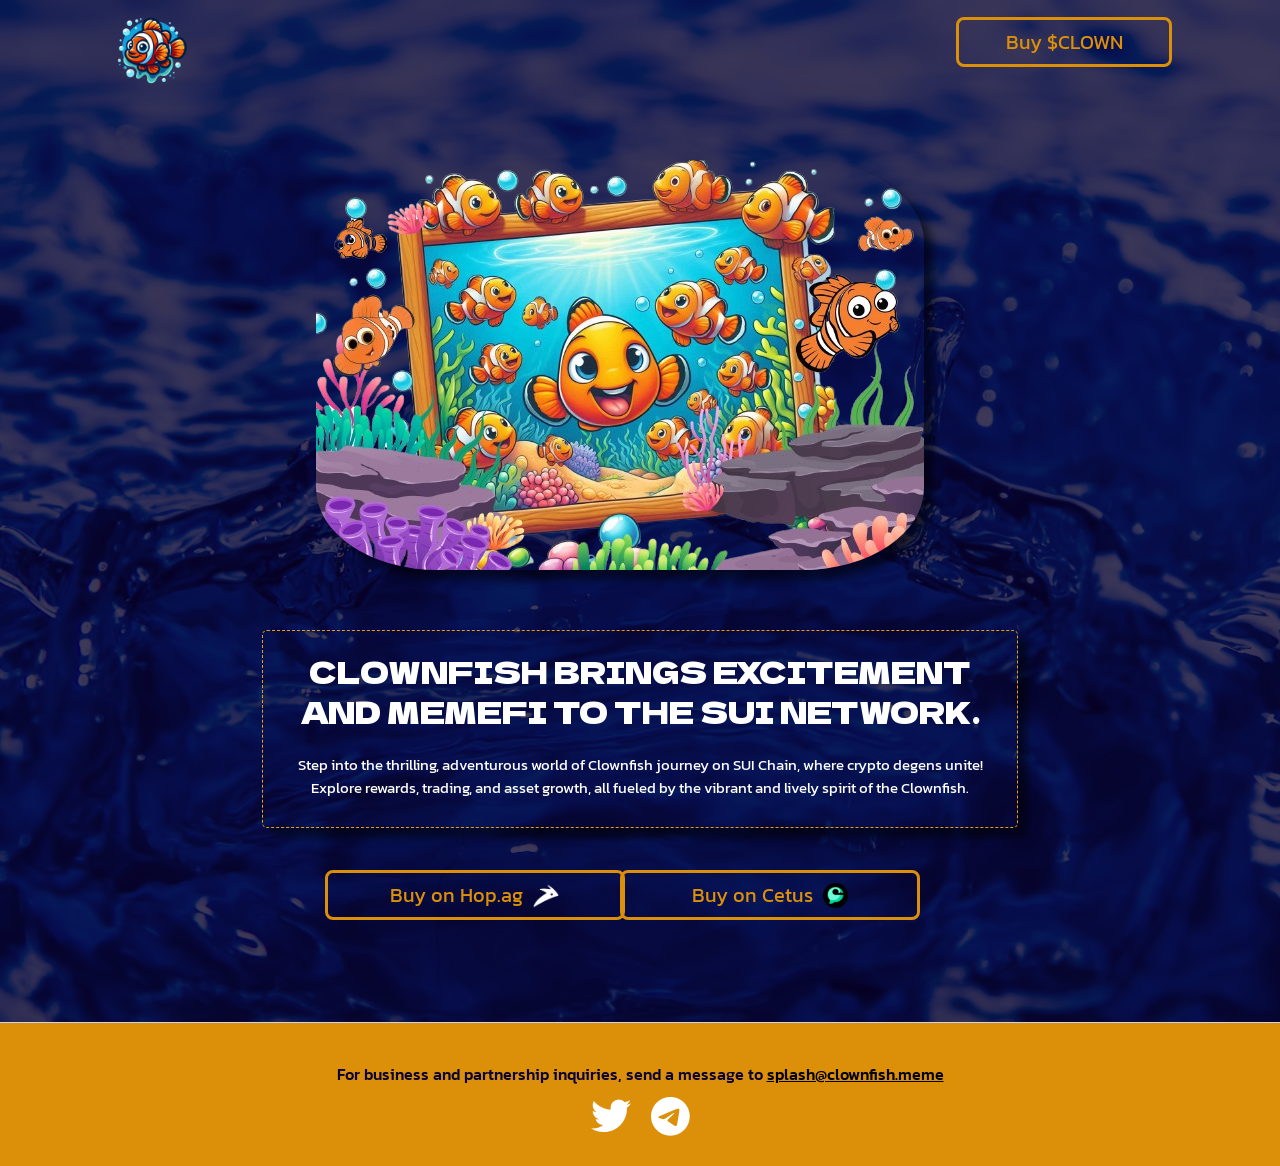
<file: index.html>
<!DOCTYPE html>
<html lang="en">
  <head>
    <meta charset="UTF-8" />
    <meta http-equiv="X-UA-Compatible" content="IE=edge" />
    <meta name="viewport" content="width=device-width, initial-scale=1.0" />
    <meta
      name="theme-color"
      media="(prefers-color-scheme: light)"
      content="white"
    />
    <meta
      name="theme-color"
      media="(prefers-color-scheme: dark)"
      content="#222222"
    />
    <!-- Google Fonts -->

    <!-- CSS Styles  -->
    <link
      href="https://fonts.googleapis.com/css2?family=Kanit:wght@400;500&amp;family=Dela+Gothic+One&amp;display=swap"
      rel="stylesheet"
    />
    <link rel="stylesheet" href="css/vendor/bootstrap.min.css" />
    <link rel="stylesheet" href="css/vendor/animate.css" />
    <link rel="stylesheet" href="css/vendor/owl.carousel.min.css" />
    <link rel="stylesheet" href="css/vendor/owl.theme.default.min.css" />
    <link rel="stylesheet" href="css/style.min5152.css?ver=1.0" />
    <link rel="stylesheet" href="./css/style.css" />
    <!-- <link rel="shortcut icon" href="./assets/logo.png" /> -->
    <title>Welcome to Clownfish!</title>
    <meta
      name="description"
      content="Step into the thrilling, adventurous world of Clownfish journey on SUI Chain"
    />
    <meta
      name="keywords"
      content="Clownfish, SUI Chain, Meme Finance, Memefi, Meme, DAO, Decentralized Autonomous Organization, Clownfish token, Clownfish meme token"
    />
    <link
      rel="shortcut icon"
      href="./img/favicons/favicon.ico"
      type="image/x-icon"
    />
    <link
      rel="apple-touch-icon"
      href="./img/favicons/apple-touch-icon.png"
      sizes="180x180"
    />
    <link
      rel="android-chrome"
      href="img/favicons/android-chrome-192x192.png"
      sizes="192x192"
    />
    <meta
      name="msapplication-TileImage"
      content="img/favicons/favicon-32x32.png"
    />
    <meta name="msapplication-TileColor" content="#B20099" />
    <meta name="application-name" content="name" />
    <link
      rel="stylesheet"
      href="https://cdnjs.cloudflare.com/ajax/libs/font-awesome/6.6.0/css/all.min.css"
    />
  </head>

  <body class="theme-light">
    <!-- <header class="header" style="background: url(/assets/banner-bg.avif)"> -->
    <header class="header" style="background: #08022bc7">
      <div class="" style="border-bottom: 0px solid #ee9c0a !important">
        <div class="container">
          <nav
            class="header__navbar navbar navbar-expand-lg header-flex"
            style="height: 100px"
          >
            <div class="logo-width">
              <a class="navbar-brand" href="/">
                <img src="./img/logo.png" alt="" class="logo-img" />
              </a>
            </div>
            <button
              class="navbar-toggler hide-on-mobile"
              type="button"
              data-bs-toggle="collapse"
              data-bs-target="#navbarContent"
              aria-controls="navbarContent"
              aria-expanded="false"
              aria-label="Toggle navigation"
            >
              <i class="fa fa-bars" style="font-size: 35px"></i>
            </button>
            <!-- <div
            class="collapse navbar-collapse menu-width shadow-box hide-on-mobile"
            id="navbarContent"
          >
            <ul class="menu-container shadow-box-inner">
              <li class="nav-item">
                <a class="nav-link" href="#about">About</a>
              </li>
              <li class="nav-item">
                <a class="nav-link" href="#ecosystem">Ecosystem</a>
              </li>

              <li class="nav-item">
                <a class="nav-link" href="#roadmap">Roadmap</a>
              </li>
              <li class="nav-item">
                <a class="nav-link" href="#tokenomics">Tokenomics</a>
              </li>
            </ul>
          </div> -->
            <div class="shadow-box logo-width hide-on-mobile">
              <a
                class="navbar-brand shadow-box-inner buy-btn"
                href=""
                target="_blank"
              >
                Buy $CLOWN
              </a>
            </div>
          </nav>
        </div>
      </div>
      <section
        class="section-hero"
        style="
          background: transparent;
          border-bottom: 0px solid #ee9c0a !important;
        "
      >
        <div class="section-hero__container container banner-container">
          <div class="banner-upper">
            <div
              class="banner-img-container animate__animated animate__slideInUp animate__delay-1s"
            >
              <img src="./img/fish-2.png" alt="" class="swingX2" />
              <!-- <img src="./img/fish.png" alt="" class="swingX" /> -->
              <!-- <img src="./assets/img4.jpg" alt="" class="swingX2" /> -->
            </div>

            <div class="about-text-container">
              <div class="about-text">
                <h2
                  class="section-description__title nft-h3 wow animate__animated animate__fadeIn"
                  style="
                    color: #fff;
                    text-align: center;
                    text-transform: uppercase;
                  "
                >
                  Clownfish brings excitement and Memefi to the Sui network.
                </h2>
                <p
                  class="section-description__text animate__animated animate__fadeIn animate__delay-2s"
                  style="color: #fff; text-align: center"
                >
                  Step into the thrilling, adventurous world of Clownfish
                  journey on SUI Chain, where crypto degens unite! Explore
                  rewards, trading, and asset growth, all fueled by the vibrant
                  and lively spirit of the Clownfish.
                </p>
              </div>
              <div class="buy-btn-cont">
                <div class="shadow-box btn-width swingSlow">
                  <a
                    class="navbar-brand shadow-box-inner buy-btn"
                    href=""
                    target="_blank"
                  >
                    <span>Buy on Hop.ag</span>
                    <img src="./img/hop.png" alt="" height="25" />
                  </a>
                </div>
                <div class="shadow-box btn-width swingX">
                  <a
                    class="navbar-brand shadow-box-inner buy-btn"
                    href=""
                    target="_blank"
                  >
                    <span>Buy on Cetus</span>
                    <img src="./img/cetus.png" alt="" height="25"
                  /></a>
                </div>
              </div>
            </div>
          </div>
        </div>
      </section>
    </header>

    <!-- <main class="main m-0 p-0 section-2-bg" style="border: 0px !important">
      <section style="background: #000">
        <div class="section-hero__container container banner-container">
          <div class="video-section">
            <div class="video-container">
              <p>Watch <span style="color: #bbb">Project</span> Trailer</p>
              <iframe
                src="https://www.youtube.com/embed/z_AbfPXTKms?si=oS0ZewDvRdqZ8GlW"
                title="YouTube video player"
                frameborder="0"
                allow="accelerometer; autoplay; clipboard-write; encrypted-media; gyroscope; picture-in-picture; web-share"
                referrerpolicy="strict-origin-when-cross-origin"
                allowfullscreen
              ></iframe>
            </div>
            <div
              class="banner-img-container animate__animated animate__slideInUp animate__delay-1s col-lg-5 col-md-10 col-12 img-box"
            >
              <img src="./assets/img3.jpg" alt="" class="swing" />
              <img src="./assets/img1.jpg" alt="" class="swingX2" />
            </div>
          </div>
        </div>
      </section>
    </main> -->

    <footer style="background-color: #dc8f09">
      <div class="footer__container container">
        <div class="row">
          <div class="col-12">
            <div class="footer__social">
              <p
                style="
                  color: #0a0335;
                  font-weight: 500;
                  font-size: 16px;
                  text-align: center;
                  margin-bottom: 10px;
                  margin-top: 40px;
                "
              >
                For business and partnership inquiries, send a message to
                <a href="mailto:splash@clownfish.meme" style="color: #000"
                  >splash@clownfish.meme</a
                >
              </p>
              <ul class="social__list" style="margin-bottom: 30px">
                <li class="social__item_footer">
                  <a
                    class="d-flex text-decoration-none"
                    href="https://x.com/ClownfishOnSui"
                    target="_blank"
                    style="color: #fff"
                  >
                    <i class="fa-brands fa-twitter social-icon-item"></i>
                  </a>
                </li>
                <li class="social__item_footer">
                  <a
                    class="d-flex text-decoration-none"
                    href="https://t.me/ClownfishOnSui"
                    target="_blank"
                    style="color: #fff"
                  >
                    <i class="fa-brands fa-telegram social-icon-item"></i>
                  </a>
                </li>
              </ul>
            </div>
          </div>
        </div>
      </div>
    </footer>

    <div class="scroll-to-top"></div>

    <!-- Javascript Files -->
    <script src="js/vendor/jquery-3.6.0.min.js"></script>
    <script src="js/vendor/bootstrap.min.js"></script>
    <script src="js/vendor/wow.min.js"></script>
    <script src="js/vendor/owl.carousel.min.js"></script>
    <script src="js/script5152.js?ver=1.0"></script>
    <script>
      new WOW().init();
    </script>

    <script>
      const ca = "0xce1754f1ac7461AA62781Ff69fe318e90f8E8bC1";
      const caDiv = document.querySelector("#ca");
      caDiv.innerText = `CA: ${ca.substr(0, 10)}...${ca.substr(
        30,
        42
      )} (tap to copy)`;
      caDiv.addEventListener("click", function () {
        const input = document.createElement("input");
        input.value = ca;
        document.body.appendChild(input);
        input.select();
        document.execCommand("copy");
        document.body.removeChild(input);
        alert(`Contract address successfully copied`);
      });
    </script>
  </body>
</html>
</file>
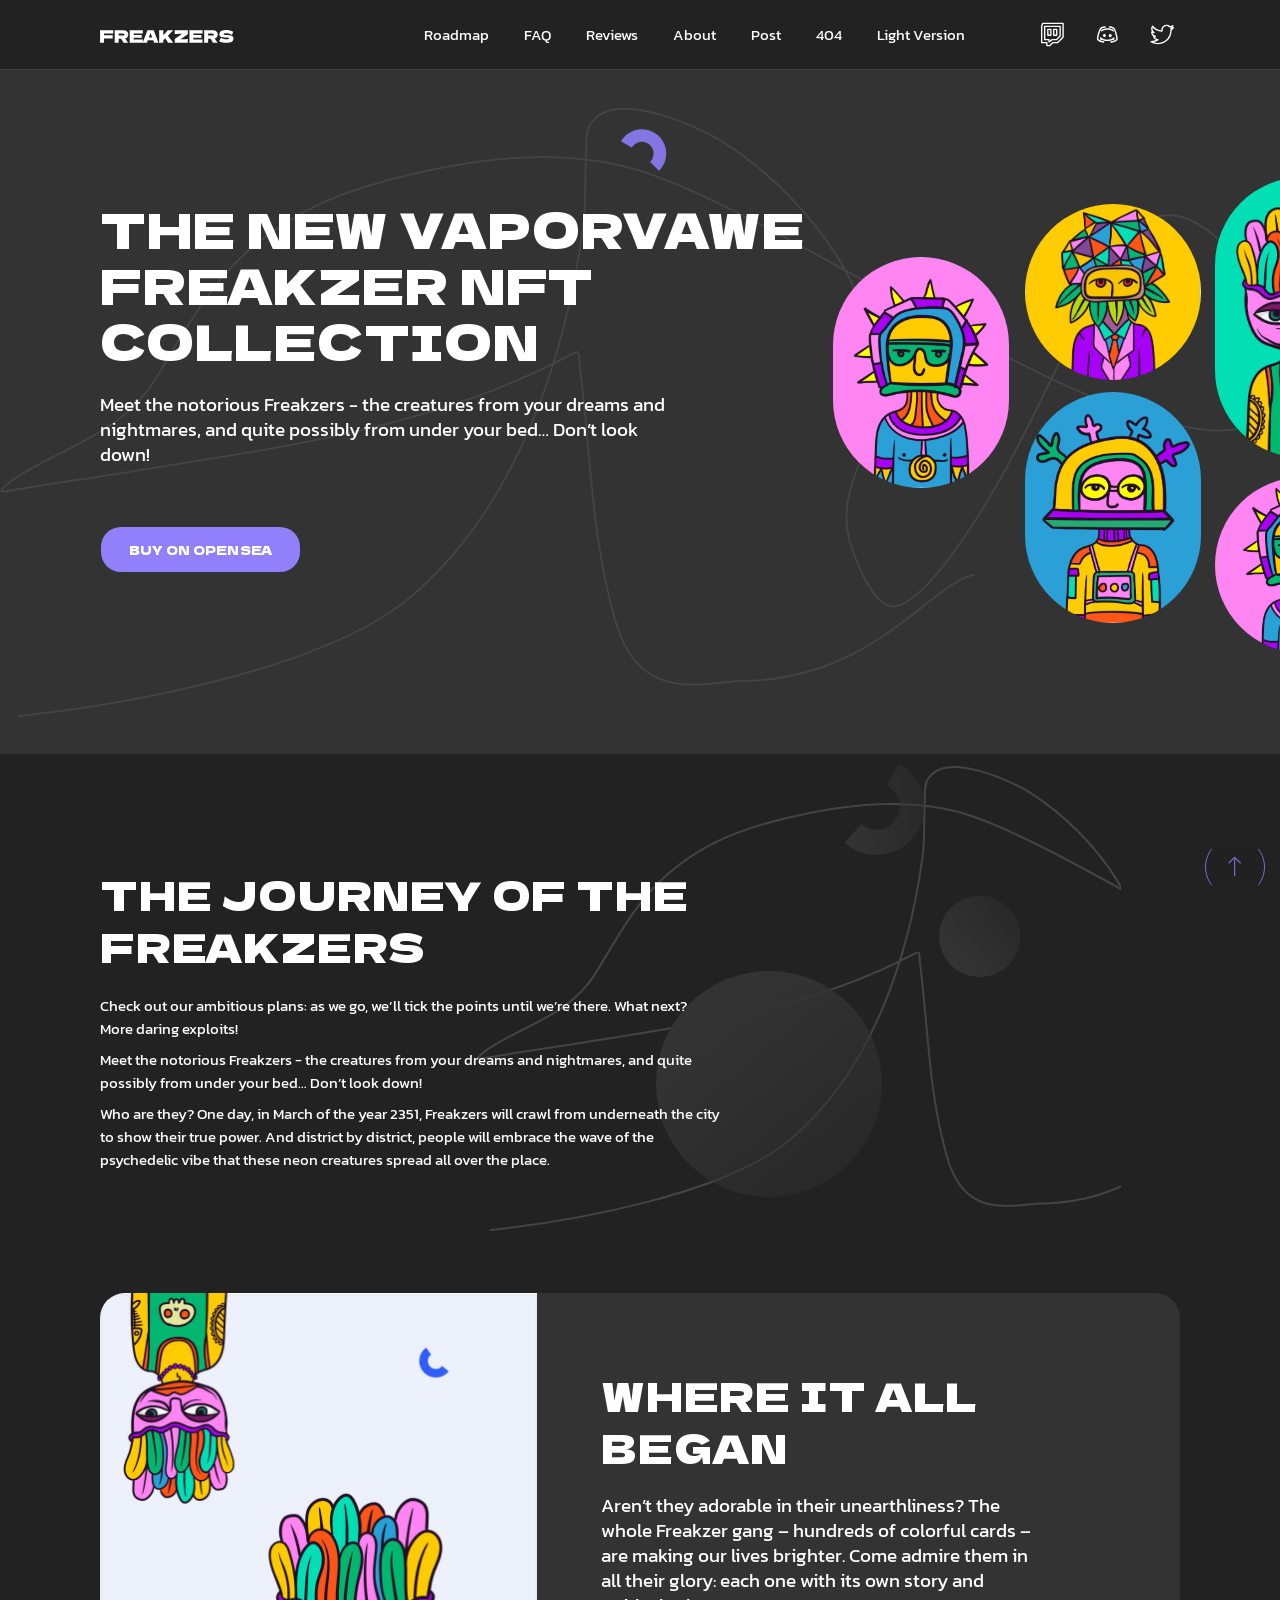
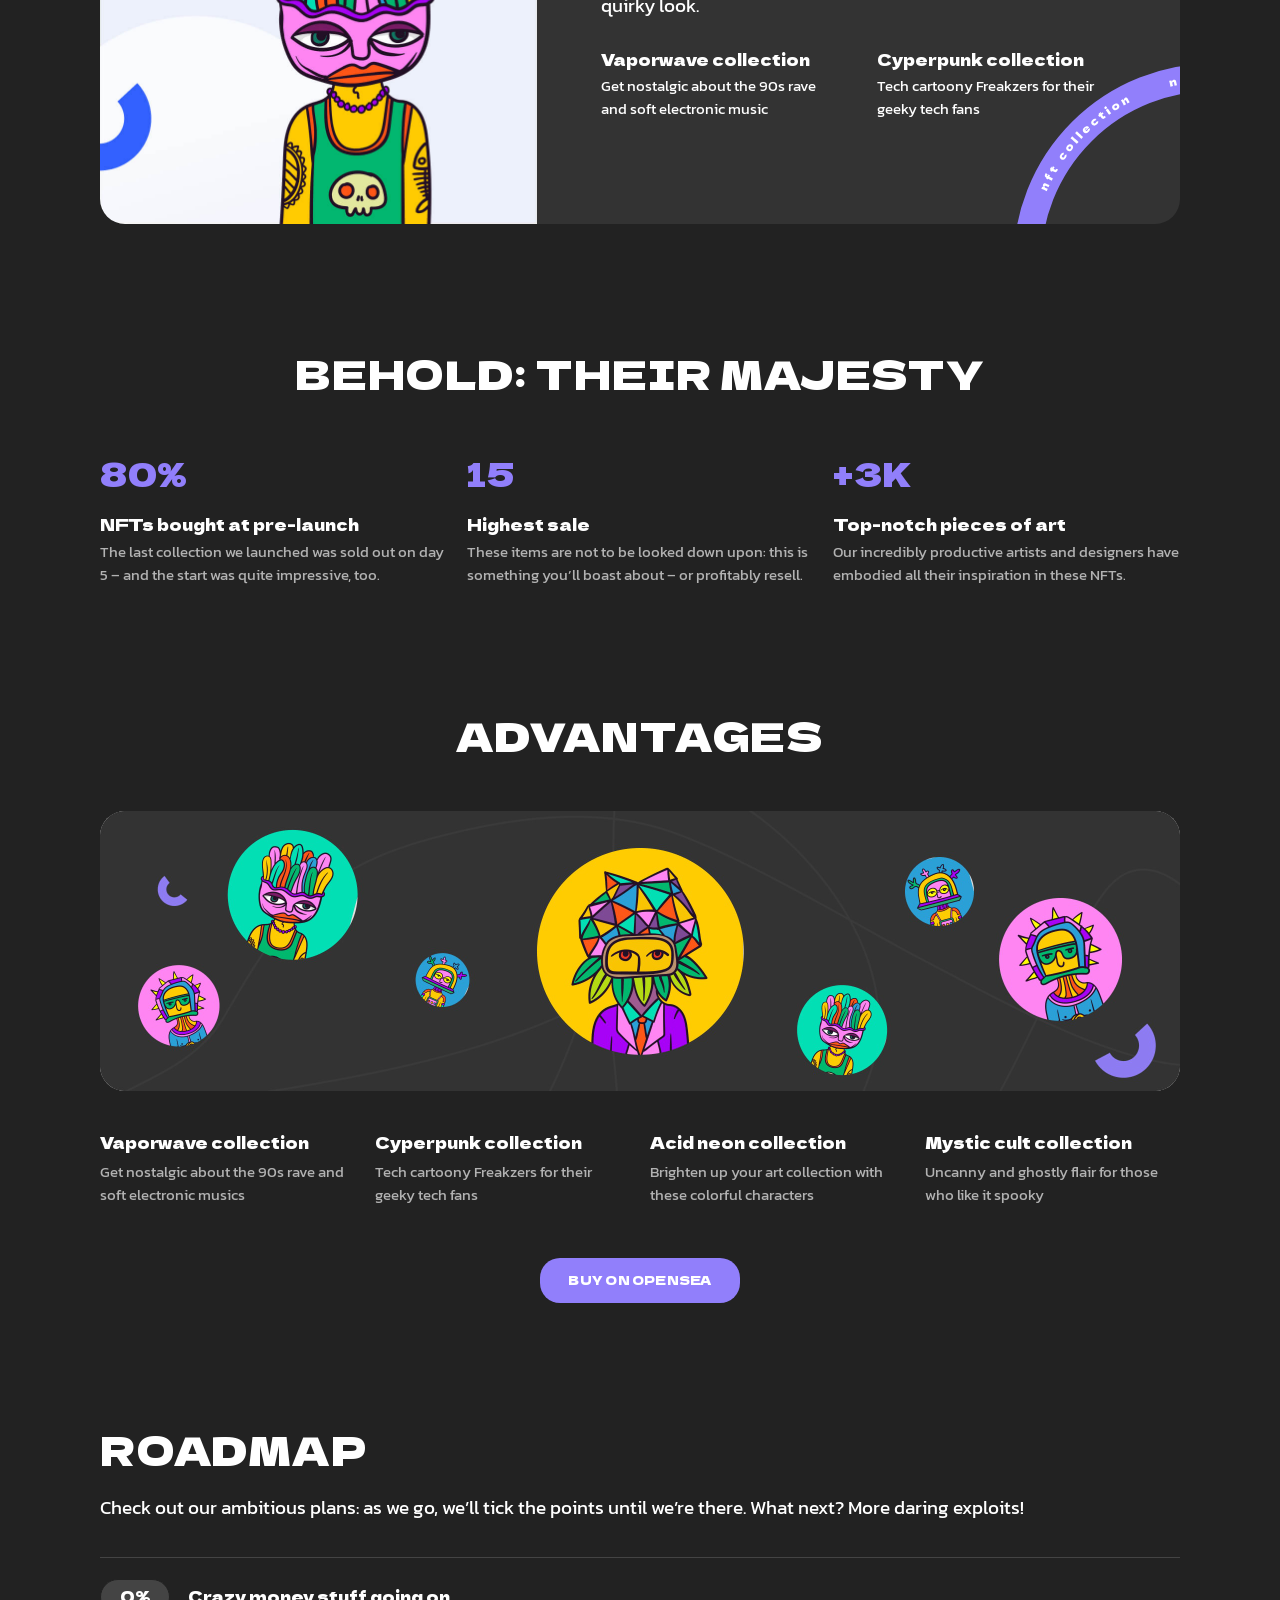
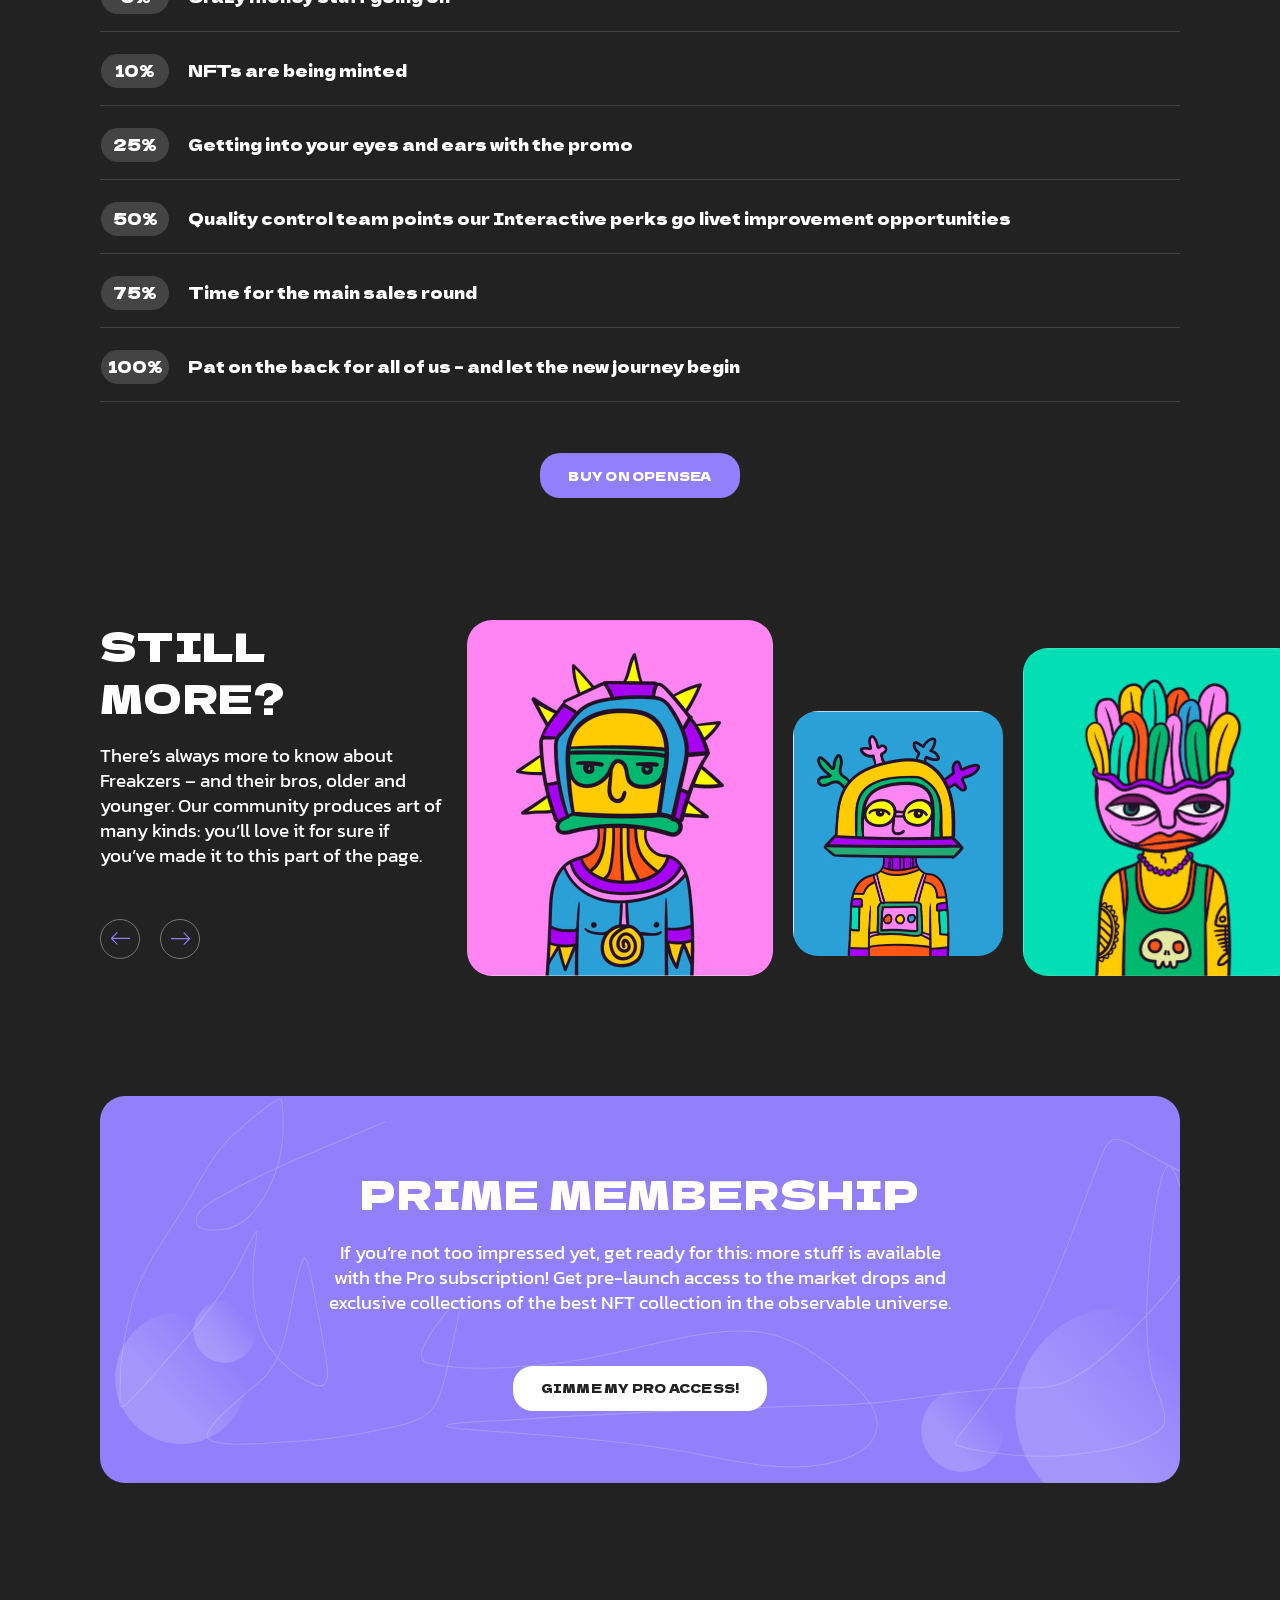
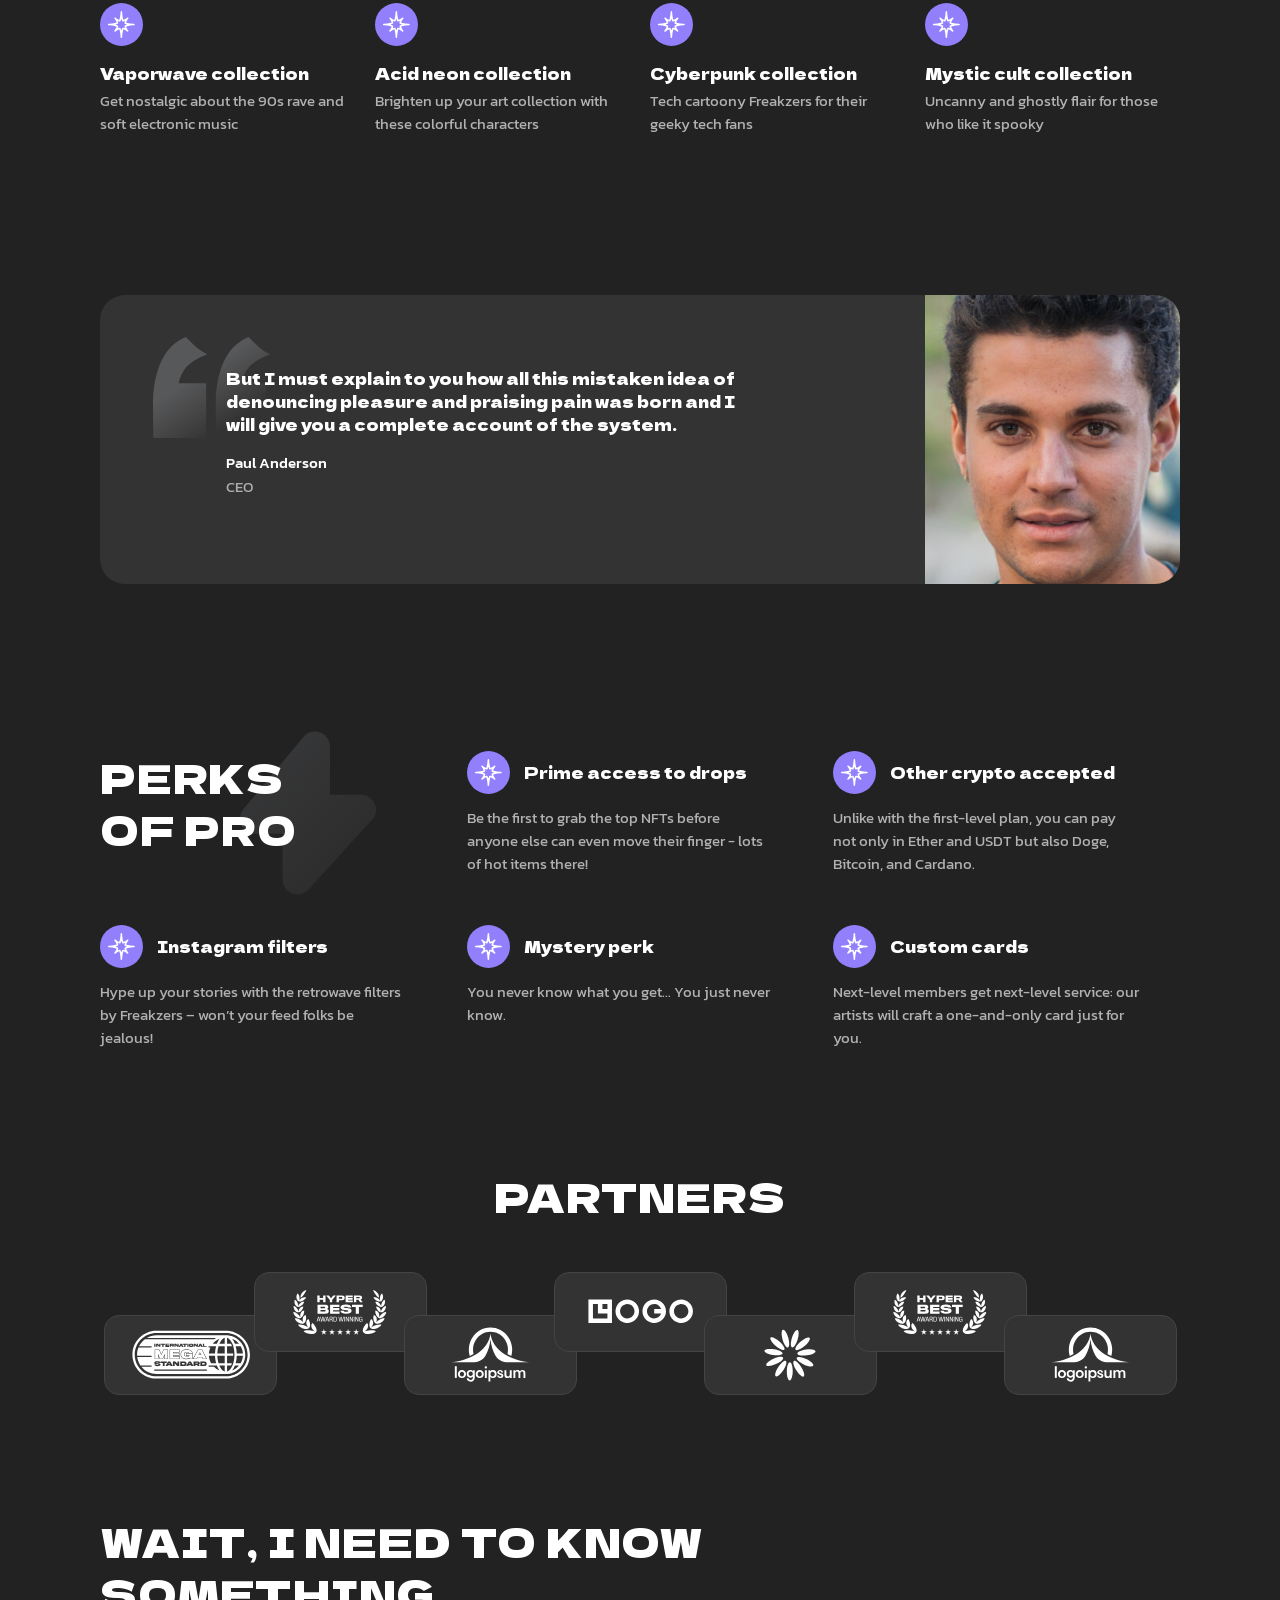
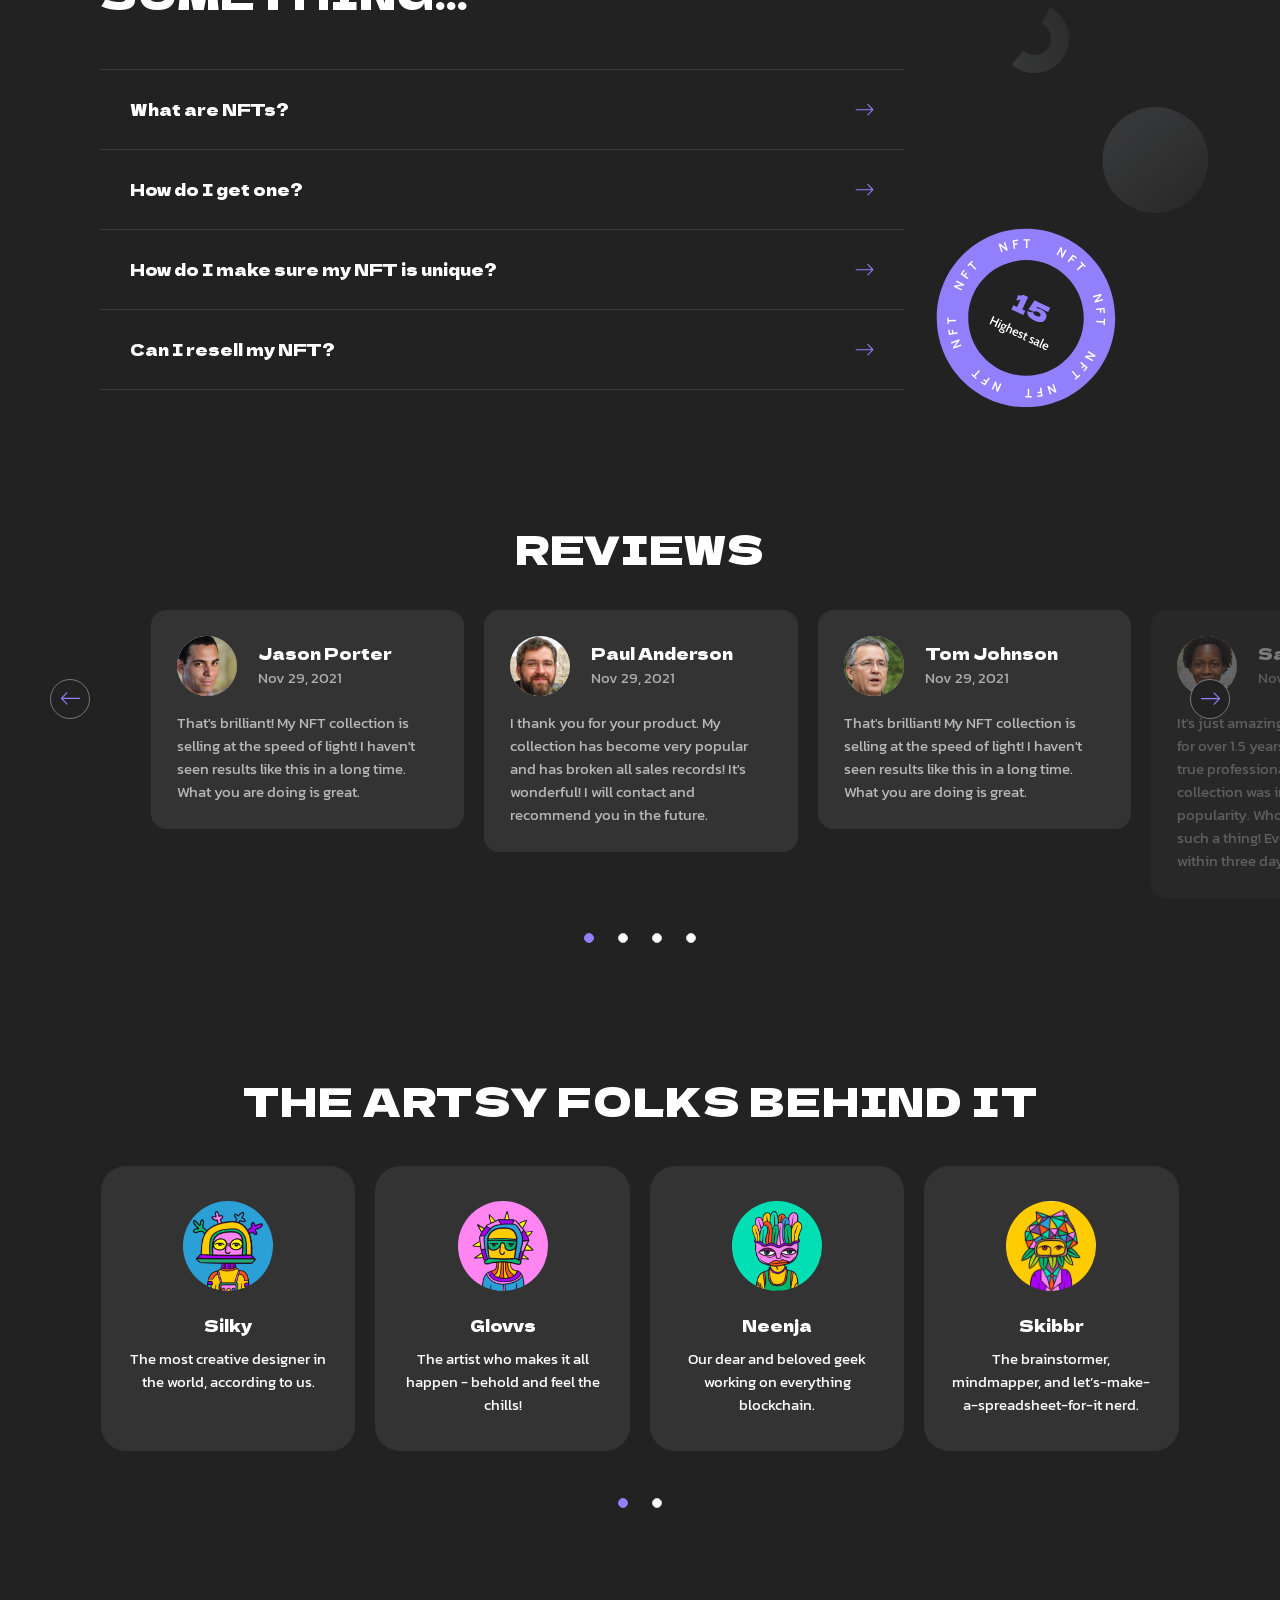
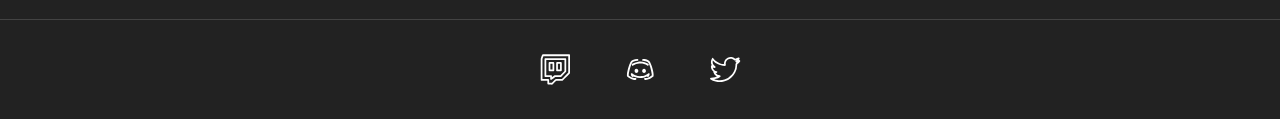
<file: dark/index.html>
<!DOCTYPE html>
<html lang="en">
	
<!-- Mirrored from tf.bda.dev/freakzers/dark/ by HTTrack Website Copier/3.x [XR&CO'2014], Fri, 10 May 2024 14:56:47 GMT -->
<!-- Added by HTTrack --><meta http-equiv="content-type" content="text/html;charset=utf-8" /><!-- /Added by HTTrack -->
<head>
	<meta charset="UTF-8" />
	<meta http-equiv="X-UA-Compatible" content="IE=edge" />
	<meta name="viewport" content="width=device-width, initial-scale=1.0" />
	<meta name="theme-color" media="(prefers-color-scheme: light)" content="white" />
	<meta name="theme-color" media="(prefers-color-scheme: dark)" content="#222222" />
	<!-- Google Fonts -->

	<!-- CSS Styles  -->
	<link href="https://fonts.googleapis.com/css2?family=Kanit:wght@400;500&amp;family=Dela+Gothic+One&amp;display=swap" rel="stylesheet" />
	<link rel="stylesheet" href="css/vendor/bootstrap.min.css" />
	<link rel="stylesheet" href="css/vendor/animate.css" />
	<link rel="stylesheet" href="css/vendor/owl.carousel.min.css" />
	<link rel="stylesheet" href="css/vendor/owl.theme.default.min.css" />
	<link rel="stylesheet" href="css/style.min5152.css?ver=1.0" />
	<link rel="icon" href="img/favicon_nft_dark.svg" />
	<title>Homepage</title>
</head>

	<body class="theme-dark">
		<header class="header">
	<div class="container">
		<nav class="header__navbar navbar navbar-expand-lg">
			<a class="navbar-brand" href="index-2.html">
				<img src="img/logo-dark.svg" alt="" />
			</a>
			<button class="navbar-toggler" type="button" data-bs-toggle="collapse" data-bs-target="#navbarContent" aria-controls="navbarContent" aria-expanded="false" aria-label="Toggle navigation">
				<span class="navbar-toggler-icon"></span>
			</button>
			<div class="collapse navbar-collapse" id="navbarContent">
				<ul class="navbar-nav list-unstyled">
					<li class="nav-item">
						<a class="nav-link" href="roadmap.html">Roadmap</a>
					</li>
					<li class="nav-item">
						<a class="nav-link" href="faq.html">FAQ</a>
					</li>
					<li class="nav-item">
						<a class="nav-link" href="reviews.html">Reviews</a>
					</li>
					<li class="nav-item">
						<a class="nav-link" href="about.html">About</a>
					</li>
					<li class="nav-item">
						<a class="nav-link" href="post.html">Post</a>
					</li>
					<li class="nav-item">
						<a class="nav-link" href="404.html">404</a>
					</li>
					<li class="nav-item">
						<a class="nav-link" href="../index.html">Light Version</a>
					</li>
					
				</ul>

				<div class="header__social"><ul class="social__list">
	<li class="social__item">
		<a class="d-flex text-decoration-none" href="#" target="_blank">
			<svg width="35" height="35">
				<use xlink:href="#twitch"></use>
			</svg>
			<span class="d-lg-none">Twitch</span>
		</a>
	</li>
	<li class="social__item">
		<a class="d-flex text-decoration-none" href="#" target="_blank">
			<svg width="35" height="35">
				<use xlink:href="#discord"></use>
			</svg>
			<span class="d-lg-none">Discord</span>
		</a>
	</li>
	<li class="social__item">
		<a class="d-flex text-decoration-none" href="#" target="_blank">
			<svg width="35" height="35">
				<use xlink:href="#twitter"></use>
			</svg>
			<span class="d-lg-none">Twitter</span>
		</a>
	</li>
</ul>
</div>

			</div>
		</nav>
	</div>
</header>


		<main class="main m-0 p-0">
			<section class="section-hero">
				<div class="section-hero__container container">
					<div class="section-hero__wrapper">
						<div class="section-hero__content">
							<h1 class="section-hero__title nft-h1 animate__animated animate__fadeInLeft">The New Vaporvawe Freakzer NFT Collection</h1>
							<div class="section-hero__text animate__animated animate__fadeInLeft animate__delay-1s">Meet the notorious Freakzers - the creatures from your dreams and nightmares, and quite possibly from under your bed… Don’t look down!</div>
							<div class="section-hero__button animate__animated animate__fadeInUp animate__delay-1s"><a
	class="btn btn-animate btn-animate--primary"
	href="#"
	style="opacity: 1; visibility: inherit; overflow: visible"
	><div class="btn-animate__container" style="transform: translate(0px, 0%)">
		<div class="btn-animate__background btn-animate__background--primary"></div>
		<div class="btn-animate__icon-mask">
			<div class="btn-animate__icon-container">
				<div
					class="btn-animate__icon-background btn-animate__icon-background--primary"
					style="opacity: 0; visibility: hidden"
				></div>
				<svg
					viewBox="0 0 7 4"
					class="btn-animate__icon btn-animate__icon--primary"
					fill="currentColor"
					style="
						transform: translate(-25px, 0px) rotate(-90deg);
						opacity: 0;
						visibility: hidden;
					"
				>
					<path
						d="M3.5 2.4L.9.1l-.9 1 3.1 2.7c.3.2.7.2.9 0L7 1 6 0 3.5 2.4z"
						fill-rule="evenodd"
					></path>
				</svg>
			</div>
		</div>
		<div
			class="btn-animate__text-container"
			style="transform: translate3d(0em, 0px, 0px)"
		>
			<p class="btn-animate__text btn-animate__text--primary">Buy on OpenSea</p>
		</div>
	</div></a
>
</div>
						</div>
						<div class="section-hero__image animate__animated animate__fadeIn">
							<div class="section-hero__image-img section-hero__image-img--1" style="transform: translate3d(0px, 0px, 0px); transform-style: preserve-3d; backface-visibility: hidden">
								<img src="img/nft-image-1.jpg" alt="" />
							</div>
							<div class="section-hero__image-img section-hero__image-img--2" style="transform: translate3d(0px, 0px, 0px); transform-style: preserve-3d; backface-visibility: hidden">
								<img src="img/nft-image-2.jpg" alt="" />
							</div>
							<div class="section-hero__image-img section-hero__image-img--3" style="transform: translate3d(0px, 0px, 0px); transform-style: preserve-3d; backface-visibility: hidden">
								<img src="img/nft-image-3.jpg" alt="" />
							</div>
							<div class="section-hero__image-img section-hero__image-img--4" style="transform: translate3d(0px, 0px, 0px); transform-style: preserve-3d; backface-visibility: hidden">
								<img src="img/nft-image-4.jpg" alt="" />
							</div>
							<div class="section-hero__image-img section-hero__image-img--5" style="transform: translate3d(0px, 0px, 0px); transform-style: preserve-3d; backface-visibility: hidden">
								<img src="img/nft-image-1.jpg" alt="" />
							</div>
						</div>
					</div>
				</div>
			</section>

			<section class="section-description">
				<div class="section-description__container container">
					<div class="section-description__wrapper row">
						<div class="section-description__column col-lg-7 col-md-10 col-12">
							<h2 class="section-description__title nft-h2">The journey of the Freakzers</h2>
							<p class="section-description__text">Check out our ambitious plans: as we go, we’ll tick the points until we’re there. What next? More daring exploits!</p>
							<p class="section-description__text">Meet the notorious Freakzers - the creatures from your dreams and nightmares, and quite possibly from under your bed… Don’t look down!</p>
							<p class="section-description__text">Who are they? One day, in March of the year 2351, Freakzers will crawl from underneath the city to show their true power. And district by district, people will embrace the wave of the psychedelic vibe that these neon creatures spread all over the place.</p>
						</div>
					</div>
				</div>
			</section>

			<section id="philosophy" class="section-philosophy">
				<div class="section-philosophy__container container">
					<div class="section-philosophy__wrapper row m-0 justify-content-between">
						<div class="section-philosophy__column p-0 col-md-5">
							<img src="img/section-philosophy.jpg" alt="" class="section-philosophy__image" />
						</div>
						<div class="section-philosophy__column col-md-7">
							<div class="section-philosophy__content">
								<h2 class="section-philosophy__title nft-h2">Where it all began</h2>
								<p class="section-philosophy__text">
									Aren’t they adorable in their unearthliness? The whole Freakzer gang – hundreds of colorful cards – are making our lives brighter. Come admire them in all their glory: each one with its own story and quirky look.
								</p>
								<ul class="section-philosophy__list list-unstyled">
									<li class="section-philosophy__list-item">
										<p class="section-philosophy__list-title">Vaporwave collection</p>
										<p class="section-philosophy__list-text">Get nostalgic about the 90s rave and soft electronic music</p>
									</li>
									<li class="section-philosophy__list-item">
										<p class="section-philosophy__list-title">Cyperpunk collection</p>
										<p class="section-philosophy__list-text">Tech cartoony Freakzers for their geeky tech fans</p>
									</li>
								</ul>
								<svg>
									<use xlink:href="#nft-circle"></use>
								</svg>
							</div>
						</div>
					</div>
				</div>
			</section>

			<section class="section-numbers">
				<div class="section-numbers__container container">
					<h2 class="section-numbers__title nft-h2">Behold: Their Majesty</h2>
					<ul class="section-numbers__list cards__list row">
						<li class="section-numbers__item cards__item col-md-4">
							<div class="section-numbers__item-number cards__number">80%</div>
							<p class="section-numbers__item-title cards__title nft-h4">NFTs bought at pre-launch</p>
							<p class="section-numbers__item-text cards__text">The last collection we launched was sold out on day 5 – and the start was quite impressive, too.</p>
						</li>
						<li class="section-numbers__item cards__item col-md-4">
							<div class="section-numbers__item-number cards__number">15</div>
							<p class="section-numbers__item-title cards__title nft-h4">Highest sale</p>
							<p class="section-numbers__item-text cards__text">These items are not to be looked down upon: this is something you’ll boast about – or profitably resell.</p>
						</li>
						<li class="section-numbers__item cards__item col-md-4">
							<div class="section-numbers__item-number cards__number">+3k</div>
							<p class="section-numbers__item-title cards__title nft-h4">Top-notch pieces of art</p>
							<p class="section-numbers__item-text cards__text">Our incredibly productive artists and designers have embodied all their inspiration in these NFTs.</p>
						</li>
					</ul>
				</div>
			</section>

			<section class="section-advantages">
				<div class="section-advantages__container container">
					<h2 class="section-advantages__title nft-h2">Advantages</h2>
					<div class="section-advantages__image"></div>
					<ul class="section-advantages__list cards__list row">
						<li class="section-advantages__item cards__item col-sm-6 col-lg-3">
							<p class="section-advantages__item-title cards__title nft-h4">Vaporwave collection</p>
							<p class="section-advantages__item-text cards__text">Get nostalgic about the 90s rave and soft electronic musics</p>
						</li>
						<li class="section-advantages__item cards__item col-sm-6 col-lg-3">
							<p class="section-advantages__item-title cards__title nft-h4">Cyperpunk collection</p>
							<p class="section-advantages__item-text cards__text">Tech cartoony Freakzers for their geeky tech fans</p>
						</li>
						<li class="section-advantages__item cards__item col-sm-6 col-lg-3">
							<p class="section-advantages__item-title cards__title nft-h4">Acid neon collection</p>
							<p class="section-advantages__item-text cards__text">Brighten up your art collection with these colorful characters</p>
						</li>
						<li class="section-advantages__item cards__item col-sm-6 col-lg-3">
							<p class="section-advantages__item-title cards__title nft-h4">Mystic cult collection</p>
							<p class="section-advantages__item-text cards__text">Uncanny and ghostly flair for those who like it spooky</p>
						</li>
					</ul>
					<div class="section-advantages__button"><a
	class="btn btn-animate btn-animate--primary"
	href="#"
	style="opacity: 1; visibility: inherit; overflow: visible"
	><div class="btn-animate__container" style="transform: translate(0px, 0%)">
		<div class="btn-animate__background btn-animate__background--primary"></div>
		<div class="btn-animate__icon-mask">
			<div class="btn-animate__icon-container">
				<div
					class="btn-animate__icon-background btn-animate__icon-background--primary"
					style="opacity: 0; visibility: hidden"
				></div>
				<svg
					viewBox="0 0 7 4"
					class="btn-animate__icon btn-animate__icon--primary"
					fill="currentColor"
					style="
						transform: translate(-25px, 0px) rotate(-90deg);
						opacity: 0;
						visibility: hidden;
					"
				>
					<path
						d="M3.5 2.4L.9.1l-.9 1 3.1 2.7c.3.2.7.2.9 0L7 1 6 0 3.5 2.4z"
						fill-rule="evenodd"
					></path>
				</svg>
			</div>
		</div>
		<div
			class="btn-animate__text-container"
			style="transform: translate3d(0em, 0px, 0px)"
		>
			<p class="btn-animate__text btn-animate__text--primary">Buy on OpenSea</p>
		</div>
	</div></a
>
</div>
				</div>
			</section>

			<section id="roadmap" class="section-roadmap">
				<div class="section-roadmap__image"></div>
				<div class="section-roadmap__container container">
					<div class="section-roadmap__wrapper">
						<h2 class="section-roadmap__title nft-h2 wow animate__animated animate__slideInDown">Roadmap</h2>
						<p class="section-roadmap__text wow animate__animated animate__slideInRight">Check out our ambitious plans: as we go, we’ll tick the points until we’re there. What next? More daring exploits!</p>
						<ul class="section-roadmap__list list-unstyled">
							<li class="section-roadmap__item wow animate__animated animate__fadeInUp" data-wow-delay="0.1s">
								<div class="section-roadmap__item-heading">
									<span class="section-roadmap__item-number">0%</span>
									<span class="section-roadmap__item-text">Crazy money stuff going on</span>
								</div>
								<div class="section-roadmap__item-content">
									<p>To get the right jumpstart, we need some solid boost. Now, we're talking a few angels into working with us - so far so good! As expected, we'll raise the needed amount by next month.</p>
								</div>
							</li>
							<li class="section-roadmap__item wow animate__animated animate__fadeInUp" data-wow-delay="0.2s">
								<div class="section-roadmap__item-heading">
									<span class="section-roadmap__item-number">10%</span>
									<span class="section-roadmap__item-text">NFTs are being minted</span>
								</div>
								<div class="section-roadmap__item-content">
									<p>That’s where art becomes a part of the digital world. We wrap it like a gift in a nice and pretty NFT shell to make sure the soon-to-be owner is happy about everything.</p>
								</div>
							</li>
							<li class="section-roadmap__item wow animate__animated animate__fadeInUp" data-wow-delay="0.3s">
								<div class="section-roadmap__item-heading">
									<span class="section-roadmap__item-number">25%</span>
									<span class="section-roadmap__item-text">Getting into your eyes and ears with the promo</span>
								</div>
								<div class="section-roadmap__item-content">
									<p>The hype starts building around our NFTs. People get to know our top drops and exclusive features, and the word spreads all over the place</p>
								</div>
							</li>
							<li class="section-roadmap__item wow animate__animated animate__fadeInUp" data-wow-delay="0.4s">
								<div class="section-roadmap__item-heading">
									<span class="section-roadmap__item-number">50%</span>
									<span class="section-roadmap__item-text">Quality control team points our Interactive perks go livet improvement opportunities</span>
								</div>
								<div class="section-roadmap__item-content">
									<p>Remember the NFT game we mentioned? Time to launch it! Now, you can try it right here and on our partner website - come visit and don’t forget to tell us what you think.</p>
								</div>
							</li>
							<li class="section-roadmap__item wow animate__animated animate__fadeInUp" data-wow-delay="0.5s">
								<div class="section-roadmap__item-heading">
									<span class="section-roadmap__item-number">75%</span>
									<span class="section-roadmap__item-text">Time for the main sales round</span>
								</div>
								<div class="section-roadmap__item-content">
									<p>Too much waiting would be tiresome, wouldn’t it? So, at last, the sales are officially open! Hurry up: the limited collection gets sold out faster than you say “Shut up and take my money!”</p>
								</div>
							</li>
							<li class="section-roadmap__item wow animate__animated animate__fadeInUp" data-wow-delay="0.6s">
								<div class="section-roadmap__item-heading">
									<span class="section-roadmap__item-number">100%</span>
									<span class="section-roadmap__item-text">Pat on the back for all of us – and let the new journey begin</span>
								</div>
								<div class="section-roadmap__item-content">
									<p>Wow, that was fun! This time, it took you just 2 days to reach sold out. We should do that again, and we’ve already started on our next project. Stay tuned!</p>
								</div>
							</li>
						</ul>
						<div class="section-roadmap__button wow animate__animated animate__pulse" data-wow-delay="0.7s"><a
							class="btn btn-animate btn-animate--primary"
							href="#"
							style="opacity: 1; visibility: inherit; overflow: visible"
							><div class="btn-animate__container" style="transform: translate(0px, 0%)">
								<div class="btn-animate__background btn-animate__background--primary"></div>
								<div class="btn-animate__icon-mask">
									<div class="btn-animate__icon-container">
										<div
											class="btn-animate__icon-background btn-animate__icon-background--primary"
											style="opacity: 0; visibility: hidden"
										></div>
										<svg
											viewBox="0 0 7 4"
											class="btn-animate__icon btn-animate__icon--primary"
											fill="currentColor"
											style="
												transform: translate(-25px, 0px) rotate(-90deg);
												opacity: 0;
												visibility: hidden;
											"
										>
											<path
												d="M3.5 2.4L.9.1l-.9 1 3.1 2.7c.3.2.7.2.9 0L7 1 6 0 3.5 2.4z"
												fill-rule="evenodd"
											></path>
										</svg>
									</div>
								</div>
								<div
									class="btn-animate__text-container"
									style="transform: translate3d(0em, 0px, 0px)"
								>
									<p class="btn-animate__text btn-animate__text--primary">Buy on OpenSea</p>
								</div>
							</div></a
						>
						</div>
					</div>
				</div>
			</section>

			<section class="section-gallery">
				<div class="section-gallery__container container">
					<div class="section-gallery__wrapper">
						<h2 class="section-gallery__title nft-h2">Still more?</h2>
						<p class="section-gallery__text">There’s always more to know about Freakzers – and their bros, older and younger. Our community produces art of many kinds: you’ll love it for sure if you’ve made it to this part of the page.</p>
						<div class="section-gallery__carousel-nav carousel__nav">
							<div class="section-gallery__carousel-prev carousel__prev">
								<svg>
									<use xlink:href="#carousel-prev"></use>
								</svg>
							</div>
							<div class="section-gallery__carousel-next carousel__next">
								<svg>
									<use xlink:href="#carousel-next"></use>
								</svg>
							</div>
						</div>
					</div>
					<div class="section-gallery__carousel owl-carousel owl-theme">
						<a href="#" class="section-gallery__carousel-item section-gallery__carousel-item--1">
							<img src="img/nft-carousel-1.jpg" alt="" />
						</a>
						<a href="#" class="section-gallery__carousel-item section-gallery__carousel-item--2">
							<img src="img/nft-carousel-2.jpg" alt="" />
						</a>
						<a href="#" class="section-gallery__carousel-item section-gallery__carousel-item--3">
							<img src="img/nft-carousel-3.jpg" alt="" />
						</a>
						<a href="#" class="section-gallery__carousel-item section-gallery__carousel-item--4">
							<img src="img/nft-carousel-4.jpg" alt="" />
						</a>
						<a href="#" class="section-gallery__carousel-item section-gallery__carousel-item--5">
							<img src="img/nft-carousel-5.jpg" alt="" />
						</a>
						<a href="#" class="section-gallery__carousel-item section-gallery__carousel-item--6">
							<img src="img/nft-carousel-3.jpg" alt="" />
						</a>
					</div>
				</div>
			</section>

			<section class="section-action">
				<div class="section-action__container container">
					<div class="section-action__wrapper">
						<h2 class="section-action__title nft-h2">Prime membership</h2>
						<p class="section-action__text">
							If you’re not too impressed yet, get ready for this: more stuff is available with the Pro subscription! Get pre-launch access to the market drops and exclusive collections of the best NFT collection in the observable universe.
						</p>
						<div class="section-action__button"><a
	class="btn btn-animate btn-animate--white"
	href="#"
	style="opacity: 1; visibility: inherit; overflow: visible"
	><div class="btn-animate__container" style="transform: translate(0px, 0%)">
		<div class="btn-animate__background btn-animate__background--white"></div>
		<div class="btn-animate__icon-mask">
			<div class="btn-animate__icon-container">
				<div
					class="btn-animate__icon-background btn-animate__icon-background--white"
					style="opacity: 0; visibility: hidden"
				></div>
				<svg
					viewBox="0 0 7 4"
					class="btn-animate__icon btn-animate__icon--white"
					fill="currentColor"
					style="
						transform: translate(-25px, 0px) rotate(-90deg);
						opacity: 0;
						visibility: hidden;
					"
				>
					<path
						d="M3.5 2.4L.9.1l-.9 1 3.1 2.7c.3.2.7.2.9 0L7 1 6 0 3.5 2.4z"
						fill-rule="evenodd"
					></path>
				</svg>
			</div>
		</div>
		<div
			class="btn-animate__text-container"
			style="transform: translate3d(0em, 0px, 0px)"
		>
			<p class="btn-animate__text btn-animate__text--white">Gimme my Pro access!</p>
		</div>
	</div></a
>
</div>
					</div>
				</div>
			</section>

			<section class="section-cards">
				<div class="section__container container">
					<ul class="section-cards__list cards__list row">
						<li class="section-cards__item cards__item col-sm-6 col-lg-3 wow animate__animated animate__fadeInUp" data-wow-delay="0.2s">
							<div class="section-cards__item-icon cards__icon">
								<svg>
									<use xlink:href="#cards-icon"></use>
								</svg>
							</div>
							<h3 class="section-cards__item-title cards__title nft-h4">Vaporwave collection</h3>
							<p class="section-cards__item-text cards__text">Get nostalgic about the 90s rave and soft electronic music</p>
						</li>
						<li class="section-cards__item cards__item col-sm-6 col-lg-3 wow animate__animated animate__fadeInUp" data-wow-delay="0.4s">
							<div class="section-cards__item-icon cards__icon">
								<svg>
									<use xlink:href="#cards-icon"></use>
								</svg>
							</div>
							<h3 class="section-cards__item-title cards__title nft-h4">Acid neon collection</h3>
							<p class="section-cards__item-text cards__text">Brighten up your art collection with these colorful characters</p>
						</li>
						<li class="section-cards__item cards__item col-sm-6 col-lg-3 wow animate__animated animate__fadeInUp" data-wow-delay="0.6s">
							<div class="section-cards__item-icon cards__icon">
								<svg>
									<use xlink:href="#cards-icon"></use>
								</svg>
							</div>
							<h3 class="section-cards__item-title cards__title nft-h4">Cyberpunk collection</h3>
							<p class="section-cards__item-text cards__text">Tech cartoony Freakzers for their geeky tech fans</p>
						</li>
						<li class="section-cards__item cards__item col-sm-6 col-lg-3 wow animate__animated animate__fadeInUp" data-wow-delay="0.8s">
							<div class="section-cards__item-icon cards__icon">
								<svg>
									<use xlink:href="#cards-icon"></use>
								</svg>
							</div>
							<h3 class="section-cards__item-title cards__title nft-h4">Mystic cult collection</h3>
							<p class="section-cards__item-text cards__text">Uncanny and ghostly flair for those who like it spooky</p>
						</li>
					</ul>
				</div>
			</section>

			<section class="section-quote">
				<div class="section-quote__container container">
					<div class="section-quote__wrapper">
						<div class="section-quote__content">
							<span class="section-quote__icon"><img src="img/quote-dark.svg" alt="" /></span>
							<div class="section-quote__content-wrapper">
								<p class="section-quote__text">But I must explain to you how all this mistaken idea of denouncing pleasure and praising pain was born and I will give you a complete account of the system.</p>
								<p class="section-quote__name">Paul Anderson</p>
								<p class="section-quote__position">CEO</p>
							</div>
						</div>
						<div class="section-quote__image">
							<img src="img/section-quote.jpg" alt="" />
						</div>
					</div>
				</div>
			</section>

			<section class="section-perks">
				<div class="section-perks__container container">
					<ul class="section-perks__cards cards__list row">
						<li class="section-perks__item section-perks__item--title cards__item col-sm-6 col-lg-4">
							<h2 class="section-perks__title nft-h2">
								<img class="section-perks__title-image" src="img/section-perks.svg" alt="" />
								Perks <br />of Pro
							</h2>
						</li>
						<li class="section-perks__item cards__item col-sm-6 col-lg-4">
							<div class="section-perks__item-header cards__header">
								<div class="section-perks__item-icon cards__icon">
									<svg>
										<use xlink:href="#cards-icon"></use>
									</svg>
								</div>
								<h3 class="section-perks__item-title cards__title nft-h4">Prime access to drops</h3>
							</div>
							<p class="section-perks__item-text cards__text">Be the first to grab the top NFTs before anyone else can even move their finger - lots of hot items there!</p>
						</li>
						<li class="section-perks__item cards__item col-sm-6 col-lg-4">
							<div class="section-perks__item-header cards__header">
								<div class="section-perks__item-icon cards__icon">
									<svg>
										<use xlink:href="#cards-icon"></use>
									</svg>
								</div>
								<h3 class="section-perks__item-title cards__title nft-h4">Other crypto accepted</h3>
							</div>
							<p class="section-perks__item-text cards__text">Unlike with the first-level plan, you can pay not only in Ether and USDT but also Doge, Bitcoin, and Cardano.</p>
						</li>
						<li class="section-perks__item cards__item col-sm-6 col-lg-4">
							<div class="section-perks__item-header cards__header">
								<div class="section-perks__item-icon cards__icon">
									<svg>
										<use xlink:href="#cards-icon"></use>
									</svg>
								</div>
								<h3 class="section-perks__item-title cards__title nft-h4">Instagram filters</h3>
							</div>
							<p class="section-perks__item-text cards__text">Hype up your stories with the retrowave filters by Freakzers – won’t your feed folks be jealous!</p>
						</li>
						<li class="section-perks__item cards__item col-sm-6 col-lg-4">
							<div class="section-perks__item-header cards__header">
								<div class="section-perks__item-icon cards__icon">
									<svg>
										<use xlink:href="#cards-icon"></use>
									</svg>
								</div>
								<h3 class="section-perks__item-title cards__title nft-h4">Mystery perk</h3>
							</div>
							<p class="section-perks__item-text cards__text">You never know what you get… You just never know.</p>
						</li>
						<li class="section-perks__item cards__item col-sm-6 col-lg-4">
							<div class="section-perks__item-header cards__header">
								<div class="section-perks__item-icon cards__icon">
									<svg>
										<use xlink:href="#cards-icon"></use>
									</svg>
								</div>
								<h3 class="section-perks__item-title cards__title nft-h4">Custom cards</h3>
							</div>
							<p class="section-perks__item-text cards__text">Next-level members get next-level service: our artists will craft a one-and-only card just for you.</p>
						</li>
					</ul>
				</div>
			</section>

			<section class="section-partners">
				<div class="section-partners__container container">
					<h2 class="section-partners__title nft-h2">Partners</h2>
					<ul class="section-partners__list list-unstyled">
						<li class="section-partners__item wow animate__animated animate__fadeIn">
							<div class="section-partners__logo">
								<img src="img/section-partners-1.svg" alt="" />
							</div>
						</li>
						<li class="section-partners__item wow animate__animated animate__fadeIn" data-wow-delay="0.2s">
							<div class="section-partners__logo">
								<img src="img/section-partners-2.svg" alt="" />
							</div>
						</li>
						<li class="section-partners__item wow animate__animated animate__fadeIn" data-wow-delay="0.3s">
							<div class="section-partners__logo">
								<img src="img/section-partners-3.svg" alt="" />
							</div>
						</li>
						<li class="section-partners__item wow animate__animated animate__fadeIn" data-wow-delay="0.4s">
							<div class="section-partners__logo">
								<img src="img/section-partners-4.svg" alt="" />
							</div>
						</li>
						<li class="section-partners__item wow animate__animated animate__fadeIn" data-wow-delay="0.5s">
							<div class="section-partners__logo">
								<img src="img/section-partners-5.svg" alt="" />
							</div>
						</li>
						<li class="section-partners__item wow animate__animated animate__fadeIn" data-wow-delay="0.6s">
							<div class="section-partners__logo">
								<img src="img/section-partners-2.svg" alt="" />
							</div>
						</li>
						<li class="section-partners__item wow animate__animated animate__fadeIn" data-wow-delay="0.7s">
							<div class="section-partners__logo">
								<img src="img/section-partners-3.svg" alt="" />
							</div>
						</li>
					</ul>
				</div>
			</section>

			<section class="section-faq">
				<img class="section-faq__ornament" src="img/section-faq-ornament.svg" alt="" />
				<div class="section-faq__container container">
					<h2 class="section-faq__title nft-h2">Wait, I need to know <br />something…</h2>
					<div class="section-faq__wrapper row align-items-end">
						<ul class="section-faq__list list-unstyled col-sm-8 col-lg-9">
							<li class="section-faq__item wow animate__animated animate__fadeInUp" data-wow-delay="0.1s">
								<div class="section-faq__item-heading">
									<h3 class="section-faq__item-title">What are NFTs?</h3>
									<span class="section-faq__item-icon">
										<svg>
											<use xlink:href="#faq-icon"></use>
										</svg>
									</span>
								</div>
								<div class="section-faq__item-content">
									<p>NFTs (non-fungible tokens) are unique cryptographic tokens that exist on a blockchain and can’t be replicated. Nerd-to-human translation: NFTs are the code version of ownership papers. No one else has it but you.</p>
								</div>
							</li>
							<li class="section-faq__item wow animate__animated animate__fadeInUp" data-wow-delay="0.2s">
								<div class="section-faq__item-heading">
									<h3 class="section-faq__item-title">How do I get one?</h3>
									<span class="section-faq__item-icon">
										<svg>
											<use xlink:href="#faq-icon"></use>
										</svg>
									</span>
								</div>
								<div class="section-faq__item-content">
									<p>Pretty simple: you can buy them from us. Make sure you have a crypto wallet and some Ethereum there. We have more detailed instructions in our blog.</p>
								</div>
							</li>
							<li class="section-faq__item wow animate__animated animate__fadeInUp" data-wow-delay="0.3s">
								<div class="section-faq__item-heading">
									<h3 class="section-faq__item-title">How do I make sure my NFT is unique?</h3>
									<span class="section-faq__item-icon">
										<svg>
											<use xlink:href="#faq-icon"></use>
										</svg>
									</span>
								</div>
								<div class="section-faq__item-content">
									<p>Once you own it, you can do whatever you want - just like with stuff bought anywhere else. If you’d like to resell NFTs, read our step-by-step guide.</p>
								</div>
							</li>
							<li class="section-faq__item wow animate__animated animate__fadeInUp" data-wow-delay="0.4s">
								<div class="section-faq__item-heading">
									<h3 class="section-faq__item-title">Can I resell my NFT?</h3>
									<span class="section-faq__item-icon">
										<svg>
											<use xlink:href="#faq-icon"></use>
										</svg>
									</span>
								</div>
								<div class="section-faq__item-content">
									<p>NFTs are uniqueby definition. As the name suggests, they are non-fungible, i.e. one NFT is not equal to another and no two NFTs are the same.<br>
										However, there is a problem of how to verify the authenticity of the NFT and the artwork behind it. Fraudsters often sell NFTs without artists' consent.</p>
								</div>
							</li>
						</ul>
						<div class="section-faq__image col-sm-4 col-lg-3"></div>
					</div>
				</div>
			</section>

			<section class="section-reviews">
				<div class="section-reviews__container container">
					<h2 class="section-reviews__title nft-h2 wow animate__animated animate__slideInDown">Reviews</h2>
				</div>

				<div class="section-reviews__wrapper">
					<div class="section-reviews__carousel owl-carousel owl-theme">
						<div class="section-reviews__item">
							<div class="section-reviews__item-header">
								<div class="section-reviews__item-image">
									<img src="img/section-reviews-1.jpg" alt="" />
								</div>
								<div class="section-reviews__item-meta">
									<p class="section-reviews__item-name">Paul Anderson</p>
									<p class="section-reviews__item-date">Nov 29, 2021</p>
								</div>
							</div>
							<div class="section-reviews__item-content">I thank you for your product. My collection has become very popular and has broken all sales records! It's wonderful! I will contact and recommend you in the future.</div>
						</div>
						<div class="section-reviews__item">
							<div class="section-reviews__item-header">
								<div class="section-reviews__item-image">
									<img src="img/section-reviews-2.jpg" alt="" />
								</div>
								<div class="section-reviews__item-meta">
									<p class="section-reviews__item-name">Tom Johnson</p>
									<p class="section-reviews__item-date">Nov 29, 2021</p>
								</div>
							</div>
							<div class="section-reviews__item-content">
								That's brilliant! My NFT collection is selling at the speed of light! I haven't seen results like this in a long time. What you are doing is great.
							</div>
						</div>
						<div class="section-reviews__item">
							<div class="section-reviews__item-header">
								<div class="section-reviews__item-image">
									<img src="img/section-reviews-3.jpg" alt="" />
								</div>
								<div class="section-reviews__item-meta">
									<p class="section-reviews__item-name">Samantha Bill</p>
									<p class="section-reviews__item-date">Nov 29, 2021</p>
								</div>
							</div>
							<div class="section-reviews__item-content">
								It's just amazing! I have been doing NFT for over 1.5 years and I can tell you are true professionals! The Pussycat collection was in the top 10 for popularity. Who would have guessed such a thing! Everything was sold out within three days!
							</div>
						</div>
						<div class="section-reviews__item">
							<div class="section-reviews__item-header">
								<div class="section-reviews__item-image">
									<img src="img/section-reviews-4.jpg" alt="" />
								</div>
								<div class="section-reviews__item-meta">
									<p class="section-reviews__item-name">Jason Porter</p>
									<p class="section-reviews__item-date">Nov 29, 2021</p>
								</div>
							</div>
							<div class="section-reviews__item-content">
								That's brilliant! My NFT collection is selling at the speed of light! I haven't seen results like this in a long time. What you are doing is great.
							</div>
						</div>
					</div>
					<div class="section-reviews__prev carousel__prev">
						<svg>
							<use xlink:href="#carousel-prev"></use>
						</svg>
					</div>
					<div class="section-reviews__next carousel__next">
						<svg>
							<use xlink:href="#carousel-next"></use>
						</svg>
					</div>
				</div>
			</section>

			<section class="section-collection">
				<div class="section-collection__container container">
					<h2 class="section-collection__title nft-h2">The artsy folks behind it</h2>
					<div class="section-collection__wrapper">
						<div class="section-collection__carousel owl-carousel owl-theme">
							<a href="#" class="section-collection__item">
								<div class="section-collection__item-image">
									<img src="img/nft-image-3.jpg" alt="" />
								</div>
								<h3 class="section-collection__item-title">Silky</h3>
								<p class="section-collection__item-text">The most creative designer in the world, according to us.</p>
							</a>
							<a href="#" class="section-collection__item">
								<div class="section-collection__item-image">
									<img src="img/nft-image-1.jpg" alt="" />
								</div>
								<h3 class="section-collection__item-title">Glovvs</h3>
								<p class="section-collection__item-text">The artist who makes it all happen - behold and feel the chills!</p>
							</a>
							<a href="#" class="section-collection__item">
								<div class="section-collection__item-image">
									<img src="img/nft-image-4.jpg" alt="" />
								</div>
								<h3 class="section-collection__item-title">Neenja</h3>
								<p class="section-collection__item-text">Our dear and beloved geek working on everything blockchain.</p>
							</a>
							<a href="#" class="section-collection__item">
								<div class="section-collection__item-image">
									<img src="img/nft-image-2.jpg" alt="" />
								</div>
								<h3 class="section-collection__item-title">Skibbr</h3>
								<p class="section-collection__item-text">The brainstormer, mindmapper, and let’s-make-a-spreadsheet-for-it nerd.</p>
							</a>
							<a href="#" class="section-collection__item">
								<div class="section-collection__item-image">
									<img src="img/nft-image-1.jpg" alt="" />
								</div>
								<h3 class="section-collection__item-title">Glovvs</h3>
								<p class="section-collection__item-text">The artist who makes it all happen - behold and feel the chills!</p>
							</a>
						</div>
						<div class="section-collection__prev carousel__prev">
							<svg>
								<use xlink:href="#carousel-prev"></use>
							</svg>
						</div>
						<div class="section-collection__next carousel__next">
							<svg>
								<use xlink:href="#carousel-next"></use>
							</svg>
						</div>
					</div>
				</div>
			</section>
		</main>

		<footer class="footer">
	<div class="footer__container container">
		<div class="row">
			<div class="col-12">
				<div class="footer__social"><ul class="social__list">
	<li class="social__item">
		<a class="d-flex text-decoration-none" href="#" target="_blank">
			<svg width="35" height="35">
				<use xlink:href="#twitch"></use>
			</svg>
			<span class="d-lg-none">Twitch</span>
		</a>
	</li>
	<li class="social__item">
		<a class="d-flex text-decoration-none" href="#" target="_blank">
			<svg width="35" height="35">
				<use xlink:href="#discord"></use>
			</svg>
			<span class="d-lg-none">Discord</span>
		</a>
	</li>
	<li class="social__item">
		<a class="d-flex text-decoration-none" href="#" target="_blank">
			<svg width="35" height="35">
				<use xlink:href="#twitter"></use>
			</svg>
			<span class="d-lg-none">Twitter</span>
		</a>
	</li>
</ul>
</div>
			</div>
		</div>
	</div>
</footer>

<div class="scroll-to-top"></div>

<!-- Javascript Files -->
<script src="js/vendor/jquery-3.6.0.min.js"></script>
<script src="js/vendor/bootstrap.min.js"></script>
<script src="js/vendor/wow.min.js"></script>
<script src="js/vendor/owl.carousel.min.js"></script>
<script src="js/script5152.js?ver=1.0"></script>
<script>
	new WOW().init();
</script>

<svg viewBox="0 0 599 598" xmlns="http://www.w3.org/2000/svg" xmlns:xlink="http://www.w3.org/1999/xlink" style="display: none">
	<style>
		:root > svg {
			display: none;
		}
		:root > svg:target {
			display: block;
		}
	</style>
	<svg viewBox="0 0 43 43" fill="none" id="cards-icon" xmlns="http://www.w3.org/2000/svg">
		<rect width="43" height="43" rx="21.5" fill="currentColor" />
		<path
			d="M34.8 21.385v.377c-.186.46-.533.592-1.016.608a32.76 32.76 0 00-6.57.878c-.369.088-.727.22-1.1.334.223.906.559 1.715 1.062 2.44.33.477.723.91 1.09 1.36.236.29.277.621.107.922-.167.296-.489.472-.813.384a1.27 1.27 0 01-.52-.304 8.07 8.07 0 00-2.511-1.664c-.368-.151-.75-.266-1.142-.402-.07.199-.131.347-.175.5-.668 2.36-.95 4.777-1.05 7.217-.02.483-.147.833-.606 1.021h-.375c-.355-.164-.585-.402-.598-.832a33.399 33.399 0 00-.916-6.914c-.08-.326-.198-.642-.296-.956-.636.097-1.76.56-2.413 1.032-.47.339-.91.72-1.354 1.093-.482.405-1.153.234-1.314-.347-.097-.352.048-.626.289-.87a7.73 7.73 0 001.64-2.468c.16-.384.28-.785.425-1.197-.2-.07-.348-.13-.501-.173-2.35-.67-4.758-.954-7.19-1.055-.48-.02-.83-.148-1.016-.608v-.377c.163-.357.4-.587.829-.6a33.153 33.153 0 006.888-.919c.325-.079.64-.199 1.03-.322-.263-.63-.483-1.226-.756-1.796-.344-.715-.834-1.332-1.383-1.904-.406-.424-.368-.984.07-1.276.341-.226.73-.16 1.086.19a7.787 7.787 0 002.458 1.646c.383.16.783.28 1.192.426.07-.2.13-.349.174-.503.67-2.367.953-4.793 1.051-7.243.02-.478.164-.81.605-.994h.376c.459.187.612.533.605 1.021-.008.536.045 1.075.093 1.61.149 1.67.375 3.33.773 4.96.093.378.223.747.358 1.19.625-.261 1.211-.475 1.77-.745.721-.35 1.345-.845 1.921-1.402.414-.4.956-.373 1.257.048.242.339.18.747-.175 1.112a7.869 7.869 0 00-1.682 2.567c-.143.353-.25.72-.37 1.07.065.042.085.061.11.07.126.045.25.094.38.13 2.349.672 4.757.954 7.188 1.055.481.022.828.151 1.016.61zM21.384 15.68h-.049c-.031.13-.053.261-.097.386-.212.608-.4 1.227-.656 1.815-.248.572-.568.704-1.167.558-.46-.11-.91-.254-1.365-.382l-.23-.063c.148.557.3 1.081.426 1.611.145.604.014.93-.55 1.176-.595.259-1.22.45-1.833.667-.12.042-.245.067-.368.1.123.088.245.11.36.15.622.22 1.256.414 1.859.677.54.236.677.57.54 1.134-.113.469-.257.93-.387 1.396l-.067.235c.557-.15 1.078-.303 1.607-.43.619-.149.924-.02 1.182.573.252.581.437 1.19.647 1.79.046.132.07.27.106.406.091-.137.116-.277.162-.41.21-.598.395-1.208.648-1.789.255-.59.562-.709 1.184-.573.148.033.298.062.444.104.38.109.76.225 1.168.347l-.076-.255c-.133-.474-.278-.945-.393-1.422-.124-.51-.003-.802.455-1.056a6.4 6.4 0 01.979-.431c.44-.155.892-.274 1.419-.433-.216-.054-.352-.086-.489-.122-.69-.186-1.377-.384-1.993-.766-.345-.214-.472-.522-.39-.919.037-.184.071-.37.122-.55.112-.4.233-.797.359-1.223-.098.03-.164.052-.23.071-.481.136-.959.284-1.444.402-.504.123-.798-.002-1.05-.46a6.248 6.248 0 01-.422-.957c-.157-.446-.276-.904-.41-1.357z"
			fill="#fff"
		/></svg
	><svg viewBox="0 0 48 48" fill="none" id="cards-icon-2" xmlns="http://www.w3.org/2000/svg">
		<rect width="48" height="48" rx="24" fill="currentColor" />
		<path
			d="M11.656 38.987c-.522-.239-.672-.65-.655-1.21.08-2.602 1.144-4.73 3.043-6.469.729-.666 1.478-1.31 2.208-1.973.228-.207.433-.44.634-.675.508-.59.744-1.276.74-2.061-.008-2.773-.05-5.547.01-8.318.067-3.01 1.169-5.636 3.248-7.823.706-.743 1.569-1.256 2.608-1.414.026-.004.05-.029.075-.044h.898c.63.15 1.238.35 1.785.718.999.672 1.747 1.572 2.35 2.593 1.19 2.014 1.86 4.168 1.818 6.538-.044 2.453.034 4.909-.027 7.36-.033 1.293.44 2.279 1.365 3.109.838.753 1.695 1.486 2.508 2.264 1.76 1.685 2.686 3.75 2.767 6.196.018.557-.13.972-.655 1.21h-24.72zm7.72-5.543h9.281v-.413c0-4.678-.027-9.355.015-14.033.014-1.696-.324-3.283-1.046-4.799-.51-1.07-1.13-2.067-2.072-2.82-.638-.51-1.358-.83-2.161-.5-.467.191-.94.48-1.282.845-1.72 1.837-2.695 4.033-2.72 6.554-.05 4.946-.015 9.893-.015 14.84v.326zm15.826 3.79c-.01-.144-.01-.242-.024-.338-.18-1.322-.685-2.52-1.61-3.472-.976-1.005-2.05-1.916-3.083-2.867-.009-.008-.036.006-.06.01-.004.026-.014.054-.014.082-.001 2.115.001 4.229-.005 6.343-.001.21.084.246.267.245 1.057-.006 2.114-.003 3.17-.003h1.36zm-17.578-6.741c-.757.662-1.46 1.263-2.15 1.88-1.156 1.037-2.09 2.224-2.47 3.768-.084.345-.13.698-.203 1.093h.35c1.375 0 2.751-.006 4.128.006.268.003.354-.063.352-.345-.012-2.024-.007-4.048-.007-6.072v-.33zm1.764 6.714h9.27c0-.564-.015-1.102.005-1.639.01-.27-.066-.353-.346-.352-2.87.01-5.738.006-8.608.007-.104 0-.21.011-.32.017v1.967z"
			fill="#fff"
		/>
		<path d="M24.026 15.549a2.6 2.6 0 012.601 2.486c.025.55-.303.958-.807.999-.49.04-.891-.332-.94-.87-.048-.52-.385-.855-.858-.854-.483 0-.815.324-.867.845-.055.548-.442.913-.933.881-.51-.033-.844-.452-.815-1.02a2.598 2.598 0 012.619-2.467z" fill="#fff" /></svg
	><svg viewBox="0 0 48 48" fill="none" id="cards-icon-3" xmlns="http://www.w3.org/2000/svg">
		<rect width="48" height="48" rx="24" fill="currentColor" />
		<path
			d="M26.454 38.989h-.478c-.293-.051-.585-.11-.878-.151-2.486-.357-4.972-.712-7.459-1.066-1.835-.262-3.67-.519-5.506-.782-.586-.085-.83-.336-.92-.928-.061-.404-.111-.81-.168-1.214-.593-4.163-1.18-8.328-1.789-12.49-.073-.5.057-.85.406-1.199 3.651-3.637 7.29-7.287 10.94-10.926.433-.432.907-.823 1.363-1.233h.479c.263.045.525.097.79.135 4.33.62 8.662 1.236 12.993 1.855.657.093.896.337.989.995.178 1.273.356 2.547.537 3.82.466 3.275.924 6.553 1.41 9.825.077.516-.073.869-.427 1.222-3.638 3.623-7.262 7.258-10.898 10.883-.44.44-.921.837-1.384 1.254zm-5.008-6.942L32.23 21.265l-5.285-5.298-10.789 10.788c1.757 1.756 3.539 3.538 5.291 5.292zm4.147-17.396l-3.419-3.447-10.77 10.767 3.44 3.431 10.749-10.751zm.626 22.133l10.786-10.78-3.42-3.425-10.78 10.78c1.14 1.142 2.29 2.297 3.414 3.425zM15.244 28.46l-1.847 6.35 6.346-1.848-4.499-4.502zM28.67 15.032l4.502 4.509 1.85-6.358c-2.175.634-4.268 1.242-6.352 1.85zm3.334-2.797l.002-.066-7.242-1.037c.031.082.033.105.045.117.752.755 1.503 1.512 2.265 2.256.065.064.217.084.314.06.376-.091.747-.21 1.12-.318l3.496-1.012zm4.024 3.927c-.044.06-.06.074-.065.091-.447 1.532-.896 3.063-1.33 4.597-.027.093.037.25.112.327.696.713 1.404 1.415 2.11 2.12.05.049.11.086.223.174l-1.05-7.309zm-24.573 8.352a9.848 9.848 0 01-.104.066l1.04 7.237c.039-.045.058-.057.063-.073.449-1.538.9-3.076 1.338-4.618.025-.086-.035-.23-.103-.303-.305-.328-.63-.637-.942-.958-.434-.448-.862-.9-1.293-1.35zm4.955 11.249l.005.053 7.209 1.036a.559.559 0 00-.16-.263c-.676-.677-1.359-1.349-2.027-2.035-.146-.15-.272-.182-.47-.122-.792.24-1.59.462-2.384.694-.725.21-1.449.425-2.173.637z"
			fill="#fff"
		/></svg
	><svg viewBox="0 0 48 48" fill="none" id="cards-icon-4" xmlns="http://www.w3.org/2000/svg">
		<rect width="48" height="48" rx="24" fill="currentColor" />
		<path
			d="M14.486 29.362a1.133 1.133 0 001.607-1.597l-.075-.076c-.197-.198-.403-.388-.591-.594-.369-.404-.357-.935.017-1.284.338-.316.876-.294 1.239.065l.325.325c.614.62 1.616.622 2.23.002.479-.483.575-1.211.327-1.845a8.911 8.911 0 01-.523-1.935c-.532-3.576.51-6.64 3.192-9.04 2.776-2.483 6.072-3.176 9.6-2.04 3.706 1.193 6.009 3.812 6.729 7.659.866 4.63-1.536 9.06-5.87 10.905-2.777 1.181-5.563 1.054-8.286-.248-.218-.104-.33-.059-.483.093-2.605 2.613-5.214 5.221-7.821 7.832-.546.547-1 .556-1.54.015a7838.183 7838.183 0 01-5.48-5.478c-.44-.442-.431-.944.014-1.389.862-.858 1.721-1.719 2.579-2.582.585-.588 1.02-.59 1.603-.002.401.405.803.808 1.207 1.214zm.687 6.3c.097.097.258.106.355.009 2.581-2.58 5.163-5.16 7.743-7.741.427-.427.797-.482 1.313-.175 1.738 1.035 3.602 1.395 5.602 1.075 5.055-.808 8.147-6.26 6.248-11.025-1.357-3.403-4.63-5.43-8.321-5.15-4.03.303-7.311 3.715-7.46 7.754-.06 1.628.317 3.144 1.152 4.544.36.604.325.913-.168 1.407a4854.46 4854.46 0 01-5.601 5.607c-.476.476-.953.47-1.434-.009-.63-.626-1.256-1.255-1.883-1.881a.282.282 0 00-.397.005l-.563.553a1.119 1.119 0 00-.01 1.588l3.424 3.438z"
			fill="#fff"
		/>
		<path d="M28.81 26.677a5.883 5.883 0 01-5.885-5.933 5.885 5.885 0 015.926-5.865 5.898 5.898 0 015.875 5.92 5.895 5.895 0 01-5.915 5.878zm4.152-5.871c.019-2.283-1.819-4.158-4.09-4.173-2.301-.016-4.18 1.821-4.195 4.101a4.145 4.145 0 004.108 4.19 4.135 4.135 0 004.177-4.118z" fill="#fff" /></svg
	><svg viewBox="0 0 48 48" fill="none" id="cards-icon-5" xmlns="http://www.w3.org/2000/svg">
		<rect width="48" height="48" rx="24" fill="currentColor" />
		<path
			d="M38.988 25.578v1.736c-.039.294-.08.587-.116.88a13.905 13.905 0 01-2.566 6.523 1.172 1.172 0 01-.45.37c-.355.158-.733.046-.977-.237-.26-.3-.266-.68-.04-1.116 1.977-3.807 1.799-7.525-.47-11.154-.08-.127-.172-.245-.262-.364-.088-.118-.181-.232-.271-.348.461 1.15.81 2.31.94 3.53.332 3.095-.394 5.915-2.323 8.365-2.134 2.71-4.957 4.328-8.335 4.982-.564.108-1.14.162-1.71.241h-1.736c-.325-.04-.65-.078-.975-.121a13.901 13.901 0 01-6.455-2.577c-.427-.311-.532-.813-.28-1.21.26-.412.753-.519 1.238-.267.23.119.455.25.692.354 3.507 1.554 6.914 1.36 10.212-.602.351-.208.673-.466 1.009-.701a.457.457 0 00-.278.045c-1.04.454-2.12.756-3.249.876-3.222.341-6.127-.46-8.62-2.532-2.497-2.074-4.026-4.755-4.678-7.93-.13-.632-.194-1.276-.288-1.914v-1.795c.039-.274.081-.547.116-.822a13.886 13.886 0 012.566-6.521c.111-.154.278-.295.45-.372.356-.157.733-.045.977.238.26.302.267.682.04 1.116-1.98 3.808-1.798 7.527.471 11.154.157.25.348.479.523.717-.075-.33-.201-.623-.308-.922-.11-.31-.216-.622-.3-.94-.75-2.879-.525-5.68.892-8.302 2.035-3.765 5.316-5.857 9.442-6.716.563-.117 1.14-.163 1.711-.242h1.736c.097.017.194.044.292.05 1.494.113 2.927.471 4.309 1.047.97.404 1.877.92 2.736 1.526.334.236.555.52.491.949-.1.672-.76.914-1.437.563-3.647-1.893-7.251-1.801-10.799.272-.361.211-.691.477-1.035.717a.37.37 0 00.25-.034 11.166 11.166 0 013.515-.912c2.944-.257 5.638.442 7.985 2.243C36.351 17.515 38 20.31 38.7 23.667c.131.628.195 1.273.29 1.91zm-2.28-2.576l.073-.034c-.345-.79-.642-1.607-1.045-2.366-1.129-2.125-2.707-3.823-4.925-4.837-2.24-1.024-4.566-1.179-6.916-.453-2.21.682-3.99 1.972-5.205 3.976-.273.448-.705.618-1.144.437-.422-.174-.614-.59-.499-1.093.57-2.495 1.909-4.495 3.945-6.023.674-.505 1.406-.934 2.086-1.38.009-.001-.03-.006-.064.004-2.564.782-4.755 2.15-6.306 4.355-2.09 2.972-2.384 6.2-.997 9.547.724 1.745 1.903 3.15 3.538 4.139.479.29.66.7.485 1.15-.171.441-.596.627-1.141.501-2.742-.633-4.83-2.197-6.394-4.5-.322-.473-.6-.974-.899-1.463-.002.125.028.238.065.348a12.664 12.664 0 002.543 4.462c2.68 3.063 7.014 4.159 10.795 2.692 1.925-.747 3.487-1.953 4.575-3.73.291-.477.697-.659 1.15-.482.441.171.627.596.5 1.142-.636 2.753-2.213 4.845-4.524 6.412-.495.337-1.022.627-1.598.978.118-.026.166-.032.211-.046 1.782-.541 3.384-1.408 4.759-2.669 2.77-2.543 3.832-5.683 3.092-9.36-.521-2.587-1.915-4.637-4.196-6.036-.432-.265-.589-.697-.412-1.128.172-.421.59-.616 1.092-.5 2.505.574 4.511 1.919 6.04 3.97.475.634.88 1.323 1.316 1.987z"
			fill="#fff"
		/>
		<path d="M24.003 28.63a4.637 4.637 0 01-4.648-4.629 4.635 4.635 0 014.63-4.648 4.635 4.635 0 014.647 4.63 4.636 4.636 0 01-4.629 4.648zm2.876-4.636a2.895 2.895 0 00-2.869-2.887 2.896 2.896 0 00-2.902 2.884 2.897 2.897 0 002.869 2.887 2.897 2.897 0 002.902-2.884z" fill="#fff" /></svg
	><svg viewBox="0 0 43 43" fill="none" id="cards-icon-white" xmlns="http://www.w3.org/2000/svg">
		<rect width="43" height="43" rx="21.5" fill="#fff" />
		<path
			d="M34.8 21.385v.377c-.186.46-.533.592-1.016.608a32.76 32.76 0 00-6.57.878c-.369.088-.727.22-1.1.334.223.906.559 1.715 1.062 2.44.33.477.723.91 1.09 1.36.236.29.277.622.107.922-.167.296-.489.472-.813.384a1.27 1.27 0 01-.52-.304 8.07 8.07 0 00-2.511-1.664c-.368-.151-.75-.265-1.142-.402-.07.199-.131.348-.175.5-.668 2.36-.95 4.777-1.05 7.217-.02.483-.147.833-.606 1.021h-.375c-.355-.164-.585-.402-.598-.832a33.399 33.399 0 00-.916-6.914c-.08-.326-.198-.642-.296-.956-.636.097-1.76.56-2.413 1.032-.47.339-.91.72-1.354 1.093-.482.405-1.153.234-1.314-.347-.097-.352.048-.626.289-.87a7.73 7.73 0 001.64-2.468c.16-.384.28-.785.425-1.197-.2-.07-.348-.13-.501-.173-2.35-.67-4.758-.954-7.19-1.055-.48-.02-.83-.148-1.016-.608v-.377c.163-.357.4-.587.829-.6a33.153 33.153 0 006.888-.919c.325-.079.64-.199 1.03-.322-.263-.63-.483-1.226-.756-1.796-.344-.715-.834-1.332-1.383-1.904-.406-.424-.368-.984.07-1.275.341-.227.73-.16 1.086.188a7.787 7.787 0 002.458 1.647c.383.16.783.28 1.192.426.07-.2.13-.349.174-.503.67-2.367.953-4.793 1.051-7.243.02-.478.164-.81.605-.994h.376c.459.188.612.533.605 1.021-.008.536.045 1.075.093 1.61.149 1.67.375 3.33.773 4.96.093.378.223.747.358 1.19.625-.261 1.211-.475 1.77-.745.721-.35 1.345-.845 1.921-1.402.414-.4.956-.372 1.257.048.242.339.18.747-.175 1.112a7.869 7.869 0 00-1.682 2.567c-.143.353-.25.72-.37 1.07.065.042.085.061.11.07.126.045.25.094.38.13 2.349.672 4.757.954 7.188 1.055.481.022.828.151 1.016.61zM21.384 15.68h-.049c-.031.13-.053.262-.097.387-.212.607-.4 1.226-.656 1.814-.248.572-.568.704-1.167.559-.46-.112-.91-.255-1.365-.383l-.23-.063c.148.558.3 1.081.426 1.611.145.604.014.931-.55 1.176-.595.259-1.22.45-1.833.667-.12.042-.245.067-.368.1.123.088.245.11.36.15.622.22 1.256.414 1.859.677.54.236.677.57.54 1.134-.113.47-.257.93-.387 1.396l-.067.235c.557-.15 1.078-.303 1.607-.43.619-.149.924-.02 1.182.573.252.581.437 1.19.647 1.79.046.132.07.27.106.406.091-.137.116-.277.162-.41.21-.598.395-1.208.648-1.789.255-.59.562-.709 1.184-.573.148.033.298.062.444.104.38.109.76.225 1.168.347l-.076-.255c-.133-.474-.278-.945-.393-1.422-.124-.51-.003-.802.455-1.056a6.39 6.39 0 01.979-.431c.44-.155.892-.274 1.419-.433-.216-.054-.352-.086-.489-.122-.69-.186-1.377-.384-1.993-.766-.345-.214-.472-.522-.39-.918.037-.185.071-.37.122-.551.112-.4.233-.797.359-1.223-.098.03-.164.052-.23.071-.481.136-.959.284-1.444.402-.504.123-.798-.002-1.05-.46a6.248 6.248 0 01-.422-.957c-.157-.446-.276-.904-.41-1.357z"
			fill="currentColor"
		/></svg
	><svg viewBox="0 0 19 13" fill="none" id="carousel-next" xmlns="http://www.w3.org/2000/svg"><path fill-rule="evenodd" clip-rule="evenodd" d="M13.167.273L19 6.216v.84L13.167 13l-.825-.84 4.837-4.93H0V6.041h17.18l-4.84-4.928.825-.84h.002z" fill="currentColor" /></svg
	><svg viewBox="0 0 19 13" fill="none" id="carousel-prev" xmlns="http://www.w3.org/2000/svg"><path fill-rule="evenodd" clip-rule="evenodd" d="M5.833 12.727L0 6.784v-.84L5.833 0l.825.84-4.837 4.93H19v1.189H1.82l4.84 4.928-.825.84h-.002z" fill="currentColor" /></svg
	><svg viewBox="0 0 35 35" fill="none" id="discord" xmlns="http://www.w3.org/2000/svg">
		<path
			d="M6.933 21.691c.002-1.124.21-2.223.47-3.31.227-.949.484-1.892.77-2.826.402-1.316.875-2.606 1.515-3.83.403-.77 1.053-1.255 1.815-1.61 1.134-.53 2.339-.743 3.58-.767a.715.715 0 01.748.718c.002.398-.305.707-.721.725-.956.043-1.889.185-2.784.546-.824.332-1.415.89-1.732 1.716-.345.898-.692 1.798-.99 2.713A33.256 33.256 0 008.5 20.295c-.092.528-.119 1.069-.174 1.604-.017.16.049.281.178.374 1.182.847 2.447 1.523 3.869 1.872.337.083.676.089 1.018-.044a.7.7 0 01.905.401c.15.38-.014.774-.39.946-.655.3-1.328.236-1.993.07-1.685-.423-3.17-1.248-4.538-2.298-.338-.26-.41-.639-.441-1.03-.011-.166 0-.333 0-.499z"
			fill="currentColor"
		/>
		<path
			d="M27.727 21.69c-.04.322-.05.651-.131.963-.05.194-.167.41-.32.53-1.437 1.127-3.012 1.996-4.814 2.385-.583.126-1.174.143-1.74-.119-.368-.169-.542-.54-.413-.923.115-.341.515-.573.872-.439.525.2 1.027.101 1.521-.058 1.166-.374 2.24-.936 3.25-1.629.275-.189.4-.4.345-.727-.16-.962-.278-1.934-.486-2.886a47.557 47.557 0 00-.828-3.16 18.122 18.122 0 00-1.033-2.758c-.3-.627-.739-1.097-1.363-1.395-.784-.374-1.615-.566-2.474-.644-.2-.018-.398-.028-.598-.04-.418-.022-.736-.348-.725-.744a.721.721 0 01.75-.698c1.522.049 2.982.337 4.292 1.169.53.337.93.796 1.184 1.368.348.782.705 1.563 1.002 2.364a32.79 32.79 0 011.246 4.283c.227 1.039.424 2.084.463 3.158z"
			fill="currentColor"
		/>
		<path
			d="M12.102 22.89c-.32.4-.678.518-1.017.32a1.611 1.611 0 01-.381-.344 2.992 2.992 0 01-.734-1.712.711.711 0 01.38-.692c.306-.152.595-.11.858.101a9.486 9.486 0 002.272 1.35c1.567.66 3.203.846 4.885.698 1.673-.147 3.194-.715 4.57-1.67.17-.117.33-.246.495-.37.291-.221.616-.255.892-.08.287.183.357.455.315.78a2.986 2.986 0 01-.935 1.824c-.31.294-.802.274-1.054-.065-.1-.135-.18-.13-.31-.063a10.162 10.162 0 01-3.749 1.092c-1.92.177-3.798-.002-5.592-.769-.3-.127-.594-.265-.895-.4z"
			fill="currentColor"
		/>
		<path
			d="M23.176 14.498c-.145-.058-.302-.096-.433-.177-1.88-1.16-3.926-1.633-6.12-1.454-1.713.14-3.319.642-4.812 1.5a.737.737 0 01-1.01-.254.722.722 0 01.261-.99c1.286-.755 2.67-1.243 4.13-1.524 1.88-.361 3.744-.303 5.584.247.985.295 1.913.72 2.784 1.27.315.2.436.513.336.839-.1.316-.37.51-.72.543z"
			fill="currentColor"
		/>
		<path d="M20.26 20.174c-.45-.003-.802-.202-1.086-.54-.498-.595-.512-1.557-.035-2.169.648-.83 1.794-.755 2.335.153.412.69.293 1.607-.279 2.17-.24.235-.598.383-.935.386z" fill="currentColor" />
		<path d="M14.431 20.182c-.642-.037-1.049-.327-1.32-.824-.403-.74-.183-1.748.483-2.22a1.33 1.33 0 011.689.104c.89.816.66 2.406-.434 2.834-.15.059-.317.081-.418.106z" fill="currentColor" /></svg
	><svg viewBox="0 0 19 14" fill="none" id="faq-icon" xmlns="http://www.w3.org/2000/svg"><path fill-rule="evenodd" clip-rule="evenodd" d="M13.167 13.596L19 7.653v-.84L13.167.869l-.825.84 4.837 4.93H0v1.189h17.18l-4.84 4.928.825.84h.002z" fill="currentColor" /></svg
	><svg viewBox="0 0 22 22" fill="none" id="menu-close" xmlns="http://www.w3.org/2000/svg">
		<path d="M2.109 22L22 2.46 19.976.47.084 20.011 2.11 22z" fill="#222" />
		<path d="M0 1.989l19.891 19.54 2.025-1.989L2.024 0 0 1.989z" fill="#222" /></svg
	><svg viewBox="0 0 22 22" fill="none" id="menu-close-dark" xmlns="http://www.w3.org/2000/svg">
		<path d="M2.109 22L22 2.46 19.976.47.084 20.011 2.11 22z" fill="#fff" />
		<path d="M0 1.989l19.891 19.54 2.025-1.989L2.024 0 0 1.989z" fill="#fff" /></svg
	><svg viewBox="0 0 29 22" fill="none" id="menu-open" xmlns="http://www.w3.org/2000/svg">
		<path d="M0 12.476h29V9.524H0v2.952z" fill="#222" />
		<path d="M0 2.951h29V0H0v2.951z" fill="#222" />
		<path fill-rule="evenodd" clip-rule="evenodd" d="M0 22h29v-2.951H0V22z" fill="#222" /></svg
	><svg viewBox="0 0 29 22" fill="none" id="menu-open-dark" xmlns="http://www.w3.org/2000/svg">
		<path d="M0 12.476h29V9.524H0v2.952z" fill="#fff" />
		<path d="M0 2.951h29V0H0v2.951z" fill="#fff" />
		<path fill-rule="evenodd" clip-rule="evenodd" d="M0 22h29v-2.951H0V22z" fill="#fff" /></svg
	><svg viewBox="0 0 599 598" fill="none" id="nft-circle" xmlns="http://www.w3.org/2000/svg">
		<circle cx="297" cy="296.5" r="255.5" stroke="currentColor" stroke-width="38" />
		<path
			d="M467.962 487.348a98.55 98.55 0 002.654 3.08c.295.327.611.514.948.559a.993.993 0 00.863-.252c.245-.221.353-.52.323-.897-.024-.369-.191-.757-.503-1.162a74.054 74.054 0 00-1.062-1.224 45.538 45.538 0 00-1.541-1.62l2.663-2.4a74.226 74.226 0 002.643 3.111 74.445 74.445 0 002.84 2.973c-.51.42-.895.747-1.155.981-.275.248-.64.597-1.096 1.048l-1.799-1.347c.365.748.492 1.427.383 2.038a2.667 2.667 0 01-.879 1.579c-.446.402-.922.649-1.43.743a2.474 2.474 0 01-1.448-.128 3.272 3.272 0 01-1.271-.894l-1.446-1.605a53.352 53.352 0 00-2.195-2.323l2.508-2.26z"
			fill="#fff"
		/>
		<path
			d="M463.797 502.532a.54.54 0 00-.099-.17.472.472 0 00-.397-.181c-.165.018-.341.103-.528.254l-1.54 1.245-1.669-2.065a32.824 32.824 0 001.615-1.151 177.486 177.486 0 00-3.63-4.299l2.764-2.235c.734.924 1.9 2.373 3.497 4.348.157-.14.421-.385.793-.737l1.669 2.064-.828.67.179.221c.491.607.784 1.225.881 1.854a3.11 3.11 0 01-.243 1.798c-.267.576-.685 1.093-1.252 1.552a6.555 6.555 0 01-1.549.925 32.727 32.727 0 00-1.259-2.512l-.213-.407c.29.01.569-.035.835-.135.266-.086.484-.198.655-.336.14-.114.237-.231.293-.353a.459.459 0 00.026-.35z"
			fill="#fff"
		/>
		<path
			d="M449.395 509.261a96.265 96.265 0 002.111-1.383l-.929-1.29c-.32-.435-.664-.71-1.033-.823-.371-.1-.799.028-1.282.383a3.541 3.541 0 00-.497.439 10.22 10.22 0 00-.617-.942 57.792 57.792 0 00-.753-.973c.307-.325.576-.585.806-.779.23-.193.538-.432.925-.716.943-.693 1.777-.959 2.504-.798.724.175 1.385.67 1.983 1.484l1.489 2.051c.367-.294.744-.608 1.132-.943l1.572 2.14c-.419.308-.676.701-.771 1.18-.095.48-.034.925.182 1.337l-3.288 2.416c-.003-.866.12-1.652.371-2.357l-2.333 1.714-1.572-2.14z"
			fill="#fff"
		/>
		<path
			d="M434.135 517.658c-.282-.425-.632-.692-1.049-.801-.426-.104-.895 0-1.408.312a2.092 2.092 0 00-.663.613 2.403 2.403 0 00-.319.862c-.897.159-1.896.433-2.994.82-.119-.829.048-1.633.5-2.411.443-.773 1.198-1.484 2.266-2.133 1.427-.868 2.685-1.176 3.774-.926 1.089.251 1.963.919 2.623 2.004.66 1.085.851 2.169.572 3.251-.278 1.082-1.13 2.057-2.557 2.925-1.068.649-2.047.993-2.937 1.031-.899.043-1.689-.179-2.371-.665a25.502 25.502 0 002.106-2.282c.318.1.619.133.904.101.29-.025.575-.122.857-.294.513-.311.821-.68.925-1.106.095-.421.019-.854-.229-1.301z"
			fill="#fff"
		/>
		<path
			d="M417.894 522.059c1.51-.801 2.806-1.047 3.887-.737 1.077.323 1.915 1.05 2.515 2.181.586 1.104.708 2.189.366 3.252-.35 1.069-1.28 2.004-2.791 2.805-1.016.539-1.953.821-2.811.846-.863.038-1.607-.139-2.234-.531-.622-.383-1.118-.924-1.488-1.622-.605-1.139-.71-2.255-.315-3.347.385-1.087 1.342-2.036 2.871-2.847zm1.141 2.281c-.574.305-.93.669-1.067 1.093-.138.423-.085.865.159 1.324.229.433.558.712.986.836.433.133.936.047 1.51-.258.575-.304.922-.664 1.041-1.078.12-.415.063-.843-.171-1.284-.244-.46-.571-.756-.981-.89-.41-.133-.903-.047-1.477.257z"
			fill="#fff"
		/>
		<path d="M407.941 533.859a179.82 179.82 0 00-1.16-2.504 122.37 122.37 0 00-1.406-2.92l3.204-1.506.707 1.54a409.792 409.792 0 001.805 3.909c.408.869.996 2.095 1.763 3.68l.702 1.459-3.203 1.507a255.368 255.368 0 00-1.454-3.163c-.425-.905-.744-1.572-.958-2.002z" fill="#fff" />
		<path d="M399.507 537.569c-.227-.555-.584-1.403-1.071-2.544a118.306 118.306 0 00-1.301-2.967l3.256-1.391.652 1.564a408.532 408.532 0 001.664 3.971c.377.883.921 2.129 1.631 3.74l.65 1.484-3.255 1.391c-.54-1.314-.987-2.385-1.34-3.212-.393-.92-.688-1.598-.886-2.036z" fill="#fff" />
		<path
			d="M253.701 547.439a100.296 100.296 0 00-.812 3.984c-.078.433-.032.797.138 1.092.16.293.403.469.728.528.324.058.627-.039.906-.294.278-.244.482-.614.612-1.108a71.62 71.62 0 00.318-1.589c.121-.669.234-1.406.339-2.21l3.527.637a74.866 74.866 0 00-.844 3.994 76.134 76.134 0 00-.613 4.066 35.615 35.615 0 00-1.482-.314 33.771 33.771 0 00-1.499-.225l-.036-2.247c-.369.746-.828 1.262-1.378 1.549a2.667 2.667 0 01-1.787.272c-.59-.107-1.078-.332-1.463-.676a2.487 2.487 0 01-.784-1.225 3.265 3.265 0 01-.07-1.552l.384-2.125c.237-1.309.401-2.362.495-3.158l3.321.601z"
			fill="#fff"
		/>
		<path
			d="M239.142 553.437a.542.542 0 00.075-.183.475.475 0 00-.1-.425c-.116-.119-.29-.207-.524-.262l-1.927-.456.611-2.584c.792.259 1.425.45 1.9.573a178.63 178.63 0 001.178-5.502l3.459.819a770.47 770.47 0 00-1.299 5.427c.207.038.563.097 1.068.175l-.611 2.584-1.036-.245-.066.277c-.18.759-.488 1.369-.926 1.831a3.115 3.115 0 01-1.572.908c-.619.141-1.283.127-1.994-.041a6.518 6.518 0 01-1.678-.659c.363-.664.768-1.509 1.216-2.533l.191-.417c.17.235.376.428.618.578.23.157.452.261.667.312.175.041.328.046.458.016a.457.457 0 00.292-.193z"
			fill="#fff"
		/>
		<path
			d="M225.009 546.162c.868.311 1.664.585 2.386.823l.452-1.525c.148-.519.155-.959.019-1.32-.148-.355-.511-.615-1.088-.78a3.511 3.511 0 00-.651-.123c.14-.345.263-.7.367-1.066.05-.173.153-.57.31-1.19.445.044.814.097 1.108.161.294.063.672.161 1.133.293 1.125.322 1.846.819 2.163 1.492.305.68.318 1.506.041 2.477l-.712 2.433c.457.11.937.216 1.438.318l-.73 2.552c-.5-.143-.969-.105-1.406.113a1.973 1.973 0 00-.946.962l-3.922-1.122c.683-.533 1.38-.916 2.091-1.149l-2.783-.796.73-2.553z"
			fill="#fff"
		/>
		<path
			d="M209.029 539.232c.164-.484.162-.924-.008-1.321-.178-.4-.548-.708-1.108-.922a2.09 2.09 0 00-.891-.149c-.289.028-.581.12-.876.275-.676-.613-1.503-1.235-2.481-1.867.583-.601 1.321-.961 2.213-1.08.882-.122 1.906.04 3.074.488 1.559.597 2.573 1.403 3.041 2.418.468 1.015.474 2.115.02 3.301-.455 1.186-1.195 2-2.221 2.442-1.026.442-2.319.364-3.878-.233-1.168-.448-2.039-1.012-2.613-1.692-.584-.685-.892-1.445-.925-2.282a25.55 25.55 0 003.094.269c.116.313.274.571.473.776.197.215.449.381.757.499.56.215 1.041.233 1.441.054.391-.182.687-.507.888-.976z"
			fill="#fff"
		/>
		<path
			d="M195.61 529.077c1.559.705 2.546 1.579 2.962 2.624.404 1.049.342 2.157-.186 3.323-.515 1.139-1.298 1.899-2.348 2.28-1.059.377-2.368.213-3.926-.491-1.048-.474-1.844-1.043-2.389-1.707-.559-.658-.874-1.355-.948-2.091-.077-.726.047-1.449.372-2.169.532-1.176 1.35-1.941 2.455-2.298 1.096-.36 2.432-.184 4.008.529zm-1.105 2.299c-.592-.268-1.098-.327-1.517-.176-.42.15-.737.463-.951.936-.202.447-.221.877-.057 1.292.16.423.536.769 1.128 1.037.592.267 1.089.322 1.49.163s.705-.466.911-.921c.214-.474.248-.914.103-1.32-.146-.406-.515-.743-1.107-1.011z"
			fill="#fff"
		/>
		<path d="M180.188 528.426c.282-.53.705-1.347 1.27-2.451a117.87 117.87 0 001.449-2.898l3.151 1.613-.785 1.502a430.51 430.51 0 00-1.987 3.819c-.438.854-1.048 2.07-1.832 3.646l-.724 1.449-3.152-1.613a254.161 254.161 0 001.612-3.084c.455-.89.788-1.551.998-1.983z" fill="#fff" />
		<path d="M172.092 524.025c.3-.519.753-1.32 1.356-2.403.726-1.302 1.243-2.25 1.552-2.845l3.092 1.724-.839 1.473a424.975 424.975 0 00-2.122 3.746 377.72 377.72 0 00-1.96 3.578l-.776 1.422-3.092-1.723a257.275 257.275 0 001.721-3.025c.487-.874.843-1.523 1.068-1.947z" fill="#fff" />
		<path
			d="M161.574 515.08l4.152 2.583c.165-.416.189-.824.074-1.226-.129-.398-.44-.751-.932-1.057a2.948 2.948 0 00-1.133-.422 2.218 2.218 0 00-1.124.131c-.395-.634-.963-1.406-1.704-2.315.633-.431 1.408-.608 2.326-.531.905.08 1.913.466 3.025 1.158 1.444.898 2.307 1.895 2.591 2.99.271 1.099.068 2.192-.608 3.278-.661 1.062-1.541 1.71-2.641 1.944-1.1.234-2.375-.1-3.827-1.004-.866-.539-1.528-1.151-1.985-1.835-.457-.685-.694-1.392-.712-2.122-.022-.72.172-1.412.584-2.074.138-.221.249-.381.335-.481l1.579.983zm1.217 3.495c.425.264.823.4 1.195.408.372.008.701-.094.985-.306l-3.005-1.87c-.068.335-.037.655.092.959.124.312.368.582.733.809z"
			fill="#fff"
		/>
		<path
			d="M152.539 509.436c.279-.428.385-.855.319-1.282-.075-.432-.357-.821-.846-1.167a2.083 2.083 0 00-.827-.364 2.366 2.366 0 00-.917.05c-.504-.761-1.151-1.568-1.944-2.422.714-.438 1.518-.605 2.411-.5.885.1 1.838.51 2.859 1.232 1.363.964 2.147 1.995 2.35 3.094.203 1.099-.063 2.166-.796 3.203-.733 1.037-1.651 1.643-2.755 1.818-1.103.176-2.337-.219-3.7-1.183-1.021-.722-1.726-1.483-2.114-2.285-.397-.807-.508-1.62-.333-2.439.836.358 1.813.7 2.931 1.025.035.331.124.621.267.869.138.256.341.479.61.67.49.346.951.482 1.383.408.424-.08.792-.322 1.102-.727z"
			fill="#fff"
		/>
		<path
			d="M136.976 499.501c.686.616 1.318 1.171 1.897 1.665l.995-1.24c.334-.424.507-.829.518-1.215-.003-.384-.24-.762-.712-1.133a3.458 3.458 0 00-.555-.361c.26-.266.508-.548.743-.847.111-.141.357-.47.737-.985.396.21.717.399.965.569.248.17.561.403.938.7.919.724 1.398 1.458 1.436 2.201.025.745-.275 1.514-.9 2.307l-1.58 1.983c.381.275.785.554 1.21.838l-1.643 2.086c-.408-.321-.856-.464-1.343-.428-.487.037-.9.214-1.24.532l-3.205-2.524c.834-.234 1.624-.325 2.371-.271l-2.274-1.791 1.642-2.086z"
			fill="#fff"
		/>
		<path
			d="M129.174 497.604c.478.41.735.833.768 1.27.027.431-.123.836-.448 1.216-.319.372-.696.582-1.132.63-.444.041-.905-.143-1.383-.553-.456-.39-.698-.814-.727-1.273-.035-.451.104-.859.416-1.224.325-.38.707-.586 1.144-.62.437-.034.891.151 1.362.554zm7.224-5.762a93.32 93.32 0 00-2.675 2.963 82.664 82.664 0 00-2.641 3.268l-2.734-2.341a78.675 78.675 0 002.823-3.113 91.257 91.257 0 002.515-3.099l2.712 2.322z"
			fill="#fff"
		/>
		<path
			d="M126.423 482.722c1.244 1.173 1.893 2.322 1.947 3.445.04 1.123-.379 2.151-1.257 3.082-.858.909-1.845 1.373-2.962 1.392-1.125.011-2.309-.57-3.553-1.743-.837-.789-1.405-1.586-1.704-2.391-.314-.804-.385-1.566-.215-2.285.163-.713.515-1.356 1.057-1.931.886-.938 1.909-1.396 3.069-1.373 1.154.015 2.36.617 3.618 1.804zm-1.793 1.814c-.473-.446-.932-.666-1.377-.66-.446.006-.847.198-1.204.576-.336.356-.494.757-.474 1.202.013.453.256.902.729 1.348.473.446.925.659 1.356.639.431-.019.818-.211 1.161-.575.357-.378.532-.783.527-1.214-.006-.432-.245-.87-.718-1.316z"
			fill="#fff"
		/>
		<path
			d="M114.814 471.258a100.308 100.308 0 00-3.025 2.717c-.321.301-.501.621-.54.96a.997.997 0 00.271.857c.226.241.527.342.903.304.369-.031.753-.206 1.152-.526.567-.506.968-.868 1.201-1.087.496-.466 1.025-.99 1.588-1.574l2.454 2.613a74.566 74.566 0 00-3.056 2.706 75.42 75.42 0 00-2.914 2.901c-.43-.502-.764-.88-1.004-1.135-.253-.27-.61-.628-1.07-1.074l1.31-1.826c-.741.38-1.417.521-2.03.424a2.663 2.663 0 01-1.597-.846c-.411-.437-.668-.909-.773-1.414a2.49 2.49 0 01.099-1.451 3.29 3.29 0 01.868-1.289l1.575-1.478a54.357 54.357 0 002.277-2.242l2.311 2.46z"
			fill="#fff"
		/>
		<path
			d="M75.066 414.744a98.708 98.708 0 00-3.648 1.796c-.39.203-.65.462-.78.777a.995.995 0 00.028.899c.153.292.415.471.787.537.364.07.78.006 1.252-.194a74.56 74.56 0 001.45-.721 45.059 45.059 0 001.956-1.085l1.654 3.181a73.02 73.02 0 00-3.675 1.776 75.403 75.403 0 00-3.591 2.003 36.65 36.65 0 00-.66-1.365 34.5 34.5 0 00-.738-1.323l1.755-1.404c-.816.165-1.505.118-2.068-.141a2.67 2.67 0 01-1.308-1.247c-.277-.532-.397-1.056-.36-1.571.027-.51.19-.967.487-1.37a3.283 3.283 0 011.185-1.005l1.916-.997a53.595 53.595 0 002.8-1.54l1.558 2.994z"
			fill="#fff"
		/>
		<path
			d="M61.414 406.898a.544.544 0 00.19-.053.47.47 0 00.274-.339c.024-.165-.013-.356-.112-.575l-.819-1.803 2.418-1.097c.28.784.515 1.402.709 1.852a177.86 177.86 0 005.072-2.434l1.47 3.237a701.009 701.009 0 00-5.087 2.293c.096.187.267.504.514.952l-2.417 1.098-.44-.97-.26.118c-.71.322-1.382.451-2.015.387a3.108 3.108 0 01-1.68-.687c-.49-.403-.886-.937-1.188-1.602a6.518 6.518 0 01-.505-1.731 32.97 32.97 0 002.747-.588l.447-.104a2.16 2.16 0 00-.078.843c.016.278.07.517.16.717.075.164.164.288.269.373a.46.46 0 00.33.113z"
			fill="#fff"
		/>
		<path
			d="M58.52 391.269c.285.876.554 1.673.808 2.39l1.482-.576c.502-.2.854-.464 1.057-.793.19-.334.173-.779-.05-1.337a3.525 3.525 0 00-.3-.59c.358-.1.714-.221 1.067-.362.167-.066.544-.228 1.131-.484.238.379.421.704.551.976.13.271.284.629.462 1.075.434 1.087.481 1.961.143 2.624-.352.657-.996 1.173-1.934 1.547l-2.36.926c.193.429.402.873.628 1.332l-2.465.985c-.193-.483-.51-.831-.95-1.043a1.971 1.971 0 00-1.34-.159l-1.512-3.79c.84.214 1.569.532 2.189.952l-1.074-2.689 2.466-.984z"
			fill="#fff"
		/>
		<path
			d="M54.223 374.389c.483-.166.83-.437 1.04-.814.207-.386.224-.866.051-1.441a2.084 2.084 0 00-.427-.795c-.2-.212-.451-.387-.754-.526.071-.909.057-1.944-.042-3.104.833.094 1.569.457 2.208 1.089.637.623 1.135 1.533 1.496 2.73.481 1.599.464 2.894-.052 3.885-.516.991-1.383 1.669-2.599 2.036-1.216.366-2.312.278-3.29-.263-.977-.541-1.707-1.611-2.189-3.21-.36-1.197-.447-2.231-.26-3.102.184-.88.597-1.589 1.24-2.127.438.797.997 1.668 1.678 2.611a2.183 2.183 0 00-.323.85c-.05.286-.027.588.068.904.173.574.453.965.839 1.172.383.198.822.233 1.316.105z"
			fill="#fff"
		/>
		<path
			d="M54.042 357.562c.396 1.664.309 2.98-.263 3.949-.583.961-1.497 1.59-2.742 1.886-1.216.289-2.296.135-3.24-.462-.947-.608-1.618-1.743-2.014-3.407-.266-1.118-.304-2.096-.112-2.933.179-.845.537-1.521 1.074-2.029.527-.506 1.175-.85 1.944-1.033 1.254-.299 2.36-.12 3.319.535.956.647 1.634 1.811 2.034 3.494zm-2.494.532c-.15-.632-.414-1.068-.79-1.307-.375-.24-.816-.299-1.322-.179-.477.114-.829.362-1.056.745-.237.385-.28.894-.13 1.527.15.632.411 1.058.782 1.278.371.22.8.272 1.286.157.506-.121.875-.363 1.107-.727.232-.363.273-.861.123-1.494z"
			fill="#fff"
		/>
		<path d="M45.12 344.964c.592-.101 1.497-.266 2.716-.495a124.18 124.18 0 003.179-.627l.653 3.479-1.669.298c-1.832.324-3.244.579-4.236.765-.944.177-2.279.438-4.005.783l-1.59.313-.652-3.479c1.399-.242 2.54-.447 3.425-.613.983-.184 1.71-.326 2.18-.424z" fill="#fff" />
		<path d="M43.647 335.869a174.75 174.75 0 002.73-.397c1.474-.223 2.54-.394 3.2-.514l.529 3.5-1.678.239c-1.842.258-3.263.462-4.262.613-.949.144-2.292.357-4.03.639l-1.599.257-.529-3.5c1.407-.192 2.556-.356 3.446-.49.989-.15 1.72-.265 2.193-.347z" fill="#fff" />
		<path
			d="M44.287 322.076l.497 4.865c.43-.124.768-.355 1.015-.692.236-.346.325-.807.266-1.384a2.946 2.946 0 00-.36-1.154 2.218 2.218 0 00-.79-.809c.26-.7.522-1.622.787-2.765.728.238 1.343.743 1.844 1.516.49.764.802 1.798.935 3.101.173 1.691-.087 2.984-.78 3.879-.703.886-1.692 1.394-2.965 1.525-1.243.127-2.294-.173-3.153-.9-.858-.726-1.374-1.94-1.548-3.641-.104-1.015-.024-1.912.238-2.693.261-.781.676-1.401 1.242-1.861.556-.459 1.222-.728 1.998-.807.259-.027.454-.037.585-.03l.19 1.85zm-2.02 3.102c.05.497.187.895.408 1.194.222.299.504.497.845.593l-.36-3.522c-.306.152-.54.372-.701.66-.172.289-.236.647-.192 1.075z"
			fill="#fff"
		/>
		<path
			d="M43.222 311.477c.509-.042.912-.219 1.208-.532.297-.324.432-.785.406-1.384a2.093 2.093 0 00-.218-.877 2.383 2.383 0 00-.6-.694c.293-.864.535-1.87.726-3.019.783.296 1.407.83 1.87 1.601.464.76.722 1.765.776 3.014.072 1.668-.265 2.919-1.01 3.752-.745.833-1.752 1.276-3.02 1.331-1.27.055-2.31-.301-3.124-1.067-.814-.765-1.257-1.982-1.328-3.651-.054-1.249.117-2.272.513-3.07.396-.807.97-1.393 1.726-1.756.228.881.556 1.863.983 2.946-.24.23-.415.478-.524.743-.119.265-.17.563-.157.893.026.599.2 1.047.524 1.343.322.287.739.429 1.25.427z"
			fill="#fff"
		/>
		<path
			d="M41.557 293.088a99 99 0 00-.156 2.519l1.59.029c.54.004.965-.107 1.278-.334.302-.238.455-.656.46-1.256a3.523 3.523 0 00-.054-.661c.37.043.745.067 1.125.07.18.001.59-.005 1.23-.02.076.441.123.812.14 1.112.017.3.024.69.02 1.17-.01 1.17-.297 1.997-.861 2.483-.575.475-1.367.708-2.377.699l-2.534-.037c.016.47.041.961.077 1.471l-2.655-.023c.004-.52-.157-.961-.484-1.324a1.973 1.973 0 00-1.179-.655l.035-4.08c.696.516 1.25 1.086 1.666 1.709l.025-2.895 2.654.023z"
			fill="#fff"
		/>
		<path
			d="M38.284 285.756c-.031.63-.21 1.091-.535 1.386-.324.284-.736.414-1.235.389-.49-.024-.887-.194-1.192-.51-.304-.325-.44-.803-.409-1.432.03-.599.217-1.05.563-1.354.335-.303.743-.443 1.222-.42.5.025.896.2 1.19.525.295.325.427.797.396 1.416zm8.977 2.188a96.066 96.066 0 00-3.98-.302 82.174 82.174 0 00-4.2-.089l.178-3.595c1.484.153 2.88.263 4.19.328a92.84 92.84 0 003.99.093l-.178 3.565z"
			fill="#fff"
		/>
		<path
			d="M48.37 274.474c-.166 1.702-.677 2.918-1.533 3.648-.864.719-1.933 1.016-3.207.891-1.244-.122-2.215-.619-2.913-1.491-.697-.882-.963-2.174-.796-3.876.112-1.145.395-2.082.848-2.811.445-.74 1.004-1.263 1.677-1.569.663-.307 1.387-.421 2.174-.344 1.283.126 2.271.655 2.964 1.587.693.922.955 2.243.787 3.965zm-2.531-.308c.063-.647-.044-1.145-.321-1.494-.278-.348-.675-.548-1.192-.599-.488-.048-.902.072-1.242.361-.35.287-.556.754-.62 1.401-.063.647.045 1.135.325 1.464.279.328.667.517 1.165.566.517.051.945-.058 1.283-.326.338-.269.538-.726.602-1.373z"
			fill="#fff"
		/>
		<path
			d="M50.333 258.276a101.183 101.183 0 00-4-.73c-.434-.069-.797-.015-1.089.161a.993.993 0 00-.513.738c-.052.326.052.626.312.901.25.272.624.469 1.121.589a77.93 77.93 0 001.596.285c.671.107 1.41.205 2.216.293l-.565 3.54a73.969 73.969 0 00-4.01-.762 75 75 0 00-4.078-.529c.134-.647.228-1.144.283-1.489.059-.366.124-.867.195-1.503l2.246-.082c-.754-.353-1.28-.802-1.578-1.346a2.666 2.666 0 01-.308-1.781c.095-.592.31-1.084.646-1.476a2.476 2.476 0 011.208-.81c.48-.156.997-.19 1.55-.102l2.133.341c1.314.209 2.37.353 3.167.429l-.532 3.333z"
			fill="#fff"
		/>
		<path
			d="M70.712 192.256c-1.31-.67-2.527-1.266-3.653-1.786-.4-.184-.763-.231-1.092-.141a.997.997 0 00-.693.572c-.139.3-.12.617.056.951.167.331.473.621.92.871.681.337 1.167.573 1.458.707.617.285 1.302.579 2.054.883l-1.504 3.254a74.382 74.382 0 00-3.653-1.82 75.492 75.492 0 00-3.782-1.614c.304-.587.53-1.039.676-1.357.156-.336.354-.8.595-1.394l2.184.53c-.63-.544-1.014-1.119-1.154-1.723a2.667 2.667 0 01.186-1.798c.252-.544.592-.96 1.022-1.246.42-.29.881-.441 1.382-.452a3.28 3.28 0 011.52.322l1.96.906c1.208.558 2.186.981 2.933 1.272l-1.415 3.063z"
			fill="#fff"
		/>
		<path
			d="M68.562 176.659c.035.041.088.08.159.117a.47.47 0 00.435.01c.145-.082.274-.229.386-.441l.925-1.75 2.348 1.24c-.45.701-.794 1.266-1.032 1.695 1.65.86 3.326 1.701 5.03 2.522l-1.661 3.143a746.91 746.91 0 00-4.927-2.621c-.09.191-.235.521-.438.99l-2.348-1.24.498-.942-.252-.133c-.69-.364-1.203-.817-1.54-1.356a3.108 3.108 0 01-.483-1.749c.018-.635.198-1.275.54-1.921a6.537 6.537 0 011.059-1.459 33.036 33.036 0 002.147 1.814l.355.289a2.16 2.16 0 00-.714.454c-.21.183-.367.372-.47.566-.083.16-.127.306-.13.44a.46.46 0 00.113.332z"
			fill="#fff"
		/>
		<path
			d="M79.153 164.805a97.31 97.31 0 00-1.395 2.103l1.362.82c.465.274.89.391 1.273.35.38-.055.723-.34 1.028-.857.117-.198.211-.398.283-.599.299.222.612.43.939.623.155.091.513.291 1.075.598-.155.42-.3.764-.434 1.033-.136.268-.325.609-.569 1.023-.594 1.008-1.256 1.581-1.987 1.719-.735.124-1.538-.07-2.408-.583l-2.176-1.3c-.222.415-.445.852-.669 1.312l-2.287-1.348c.264-.448.345-.911.243-1.389a1.975 1.975 0 00-.693-1.157l2.071-3.515c.344.795.54 1.566.587 2.313l1.47-2.494 2.287 1.348z"
			fill="#fff"
		/>
		<path
			d="M89.875 151.08c.427.28.853.388 1.28.324.432-.072.823-.353 1.171-.841.192-.269.315-.544.368-.825.045-.287.03-.593-.046-.917.763-.5 1.573-1.145 2.43-1.933.435.716.598 1.52.49 2.413-.104.884-.518 1.836-1.245 2.853-.97 1.359-2.004 2.138-3.104 2.336-1.1.198-2.166-.072-3.2-.809-1.034-.738-1.636-1.659-1.806-2.763-.17-1.105.23-2.336 1.2-3.696.726-1.017 1.49-1.719 2.294-2.104.809-.393 1.622-.5 2.44-.322a25.72 25.72 0 00-1.037 2.927 2.184 2.184 0 00-.87.264 1.947 1.947 0 00-.673.607c-.349.488-.487.948-.414 1.381.078.424.318.793.722 1.105z"
			fill="#fff"
		/>
		<path
			d="M103.073 140.639c-1.073 1.331-2.168 2.067-3.284 2.208-1.117.127-2.174-.211-3.17-1.015-.973-.784-1.512-1.733-1.617-2.845-.099-1.12.389-2.346 1.462-3.677.722-.895 1.472-1.523 2.252-1.884.777-.375 1.531-.506 2.262-.392.722.107 1.391.409 2.006.905 1.004.81 1.54 1.794 1.608 2.953.073 1.152-.433 2.401-1.519 3.747zm-1.947-1.647c.408-.506.591-.981.551-1.425-.04-.443-.263-.828-.668-1.155-.381-.307-.793-.434-1.235-.379-.45.048-.88.325-1.287.831-.408.506-.586.973-.533 1.401.053.428.274.799.664 1.113.404.326.822.47 1.251.431.43-.039.849-.311 1.257-.817z"
			fill="#fff"
		/>
		<path d="M107.577 125.875c.442.406 1.126 1.021 2.053 1.845 1.114.99 1.927 1.7 2.441 2.13l-2.352 2.646-1.257-1.138a423.858 423.858 0 00-3.197-2.882c-.717-.638-1.74-1.534-3.069-2.689l-1.221-1.065 2.352-2.646c1.048.959 1.909 1.737 2.581 2.335.748.664 1.304 1.152 1.669 1.464z" fill="#fff" />
		<path d="M113.87 119.142c.427.421 1.089 1.061 1.986 1.917a118.02 118.02 0 002.364 2.216l-2.445 2.56-1.216-1.181a403.294 403.294 0 00-3.092-2.995 393.598 393.598 0 00-2.972-2.796l-1.182-1.108 2.445-2.561c1.013.996 1.845 1.804 2.496 2.426.723.69 1.262 1.198 1.616 1.522z" fill="#fff" />
		<path
			d="M125.17 111.211l-3.543 3.37c.361.263.751.39 1.168.379.418-.025.837-.237 1.258-.637.304-.289.535-.62.693-.99.151-.379.203-.752.155-1.121.713-.223 1.603-.579 2.669-1.069.258.721.234 1.516-.071 2.386-.304.855-.931 1.734-1.88 2.637-1.232 1.172-2.414 1.757-3.545 1.757-1.132-.014-2.138-.485-3.021-1.412-.861-.906-1.267-1.921-1.218-3.044.05-1.124.694-2.275 1.933-3.453.739-.703 1.498-1.19 2.275-1.46.778-.271 1.522-.323 2.232-.156.704.159 1.324.521 1.862 1.086.179.189.306.337.381.445l-1.348 1.282zm-3.689.3c-.362.344-.594.696-.695 1.054-.101.358-.084.701.049 1.03l2.565-2.439c-.308-.15-.625-.2-.951-.152-.334.042-.656.21-.968.507z"
			fill="#fff"
		/>
		<path
			d="M132.902 103.882c.345.377.731.587 1.161.63.437.037.884-.138 1.342-.526a2.09 2.09 0 00.56-.708c.115-.267.176-.567.182-.9.863-.297 1.807-.721 2.832-1.274.245.802.205 1.621-.121 2.46-.319.831-.955 1.651-1.91 2.457-1.276 1.078-2.471 1.577-3.585 1.498-1.115-.08-2.082-.605-2.901-1.575-.82-.97-1.176-2.011-1.068-3.123.107-1.112.799-2.207 2.075-3.285.955-.807 1.869-1.297 2.742-1.472.881-.182 1.696-.085 2.445.29-.557.72-1.133 1.58-1.728 2.58a2.19 2.19 0 00-.909.041 1.945 1.945 0 00-.801.422c-.459.387-.706.799-.743 1.236-.029.43.113.847.427 1.249z"
			fill="#fff"
		/>
		<path
			d="M146.428 91.313c-.769.509-1.465.981-2.088 1.417l.95 1.275c.327.43.675.699 1.046.807.373.093.798-.041 1.276-.404a3.53 3.53 0 00.489-.448c.192.32.403.63.633.932.109.144.365.464.768.962-.302.33-.566.593-.793.79a18.11 18.11 0 01-.914.732c-.931.708-1.761.988-2.49.838-.727-.163-1.396-.647-2.008-1.451l-1.521-2.028c-.363.3-.735.621-1.116.962l-1.607-2.114c.414-.315.665-.712.752-1.193.087-.48.019-.925-.204-1.334l3.249-2.468c.017.865-.094 1.653-.333 2.363l2.305-1.752 1.606 2.114z"
			fill="#fff"
		/>
		<path
			d="M150.224 84.237c-.517.36-.991.502-1.423.425-.423-.082-.778-.329-1.064-.739-.28-.402-.389-.82-.326-1.254.072-.44.366-.84.882-1.2.493-.343.964-.471 1.415-.383.446.08.806.316 1.081.71.285.41.39.83.313 1.262-.077.432-.37.825-.878 1.18zm3.762 8.44a95.337 95.337 0 00-2.195-3.333 82.467 82.467 0 00-2.501-3.377l2.953-2.059a79.174 79.174 0 002.304 3.514 90.429 90.429 0 002.368 3.213l-2.929 2.042z"
			fill="#fff"
		/>
		<path
			d="M165.319 85.312c-1.448.91-2.723 1.25-3.823 1.02-1.098-.244-1.987-.907-2.668-1.991-.665-1.06-.866-2.131-.603-3.217.271-1.092 1.131-2.092 2.579-3.001.974-.612 1.888-.962 2.742-1.05.857-.1 1.613.021 2.267.366.648.337 1.182.84 1.602 1.509.686 1.092.873 2.198.559 3.315-.305 1.113-1.19 2.13-2.655 3.05zm-1.305-2.191c.55-.346.878-.735.985-1.168.106-.432.02-.869-.256-1.31-.261-.414-.609-.668-1.045-.76-.441-.101-.937.021-1.487.367-.551.346-.87.73-.96 1.152-.089.422-.001.845.265 1.268.277.44.625.712 1.044.815.419.103.903-.018 1.454-.364z"
			fill="#fff"
		/>
		<path
			d="M179.331 76.953a99.228 99.228 0 00-1.871-3.61c-.211-.387-.475-.641-.793-.764a.995.995 0 00-.898.046c-.289.159-.463.425-.521.798-.063.365.011.78.22 1.247.347.677.597 1.156.751 1.436.326.597.701 1.241 1.124 1.933l-3.146 1.719a73.272 73.272 0 00-1.851-3.638 75.806 75.806 0 00-2.076-3.549c.593-.29 1.044-.519 1.351-.687.325-.177.76-.433 1.308-.766l1.439 1.726c-.182-.812-.149-1.502.099-2.07a2.664 2.664 0 011.22-1.334c.526-.288 1.047-.419 1.563-.393.511.017.97.17 1.379.46.418.285.761.673 1.03 1.164l1.035 1.895a54.218 54.218 0 001.598 2.768l-2.961 1.619z"
			fill="#fff"
		/>
		<path
			d="M244.018 52.673a100.13 100.13 0 00-.823-3.982c-.098-.43-.284-.746-.556-.95a.995.995 0 00-.877-.199c-.322.074-.561.283-.718.627-.159.334-.201.754-.126 1.26.151.745.262 1.274.333 1.586.153.663.339 1.384.559 2.165l-3.494.802a73.887 73.887 0 00-.796-4.003 75.639 75.639 0 00-1.037-3.98c.65-.118 1.145-.216 1.486-.294.361-.083.85-.21 1.467-.383l.917 2.051c.046-.83.264-1.486.657-1.966.39-.49.902-.808 1.536-.953.584-.135 1.121-.12 1.611.045.487.155.888.427 1.203.817.325.387.55.853.675 1.399l.484 2.105c.297 1.296.56 2.329.788 3.097l-3.289.756z"
			fill="#fff"
		/>
		<path
			d="M255.039 41.428a.53.53 0 00.004.197.47.47 0 00.259.351c.153.065.348.077.585.035l1.95-.339.455 2.616c-.829.073-1.486.147-1.971.22.329 1.832.69 3.672 1.083 5.522l-3.503.61a723.697 723.697 0 00-.941-5.5 40.26 40.26 0 00-1.052.259l-.455-2.616 1.049-.183-.048-.28c-.134-.769-.09-1.452.13-2.048a3.107 3.107 0 011.088-1.453c.513-.374 1.129-.623 1.849-.748a6.525 6.525 0 011.802-.055 33.17 33.17 0 00-.121 2.807l-.011.459a2.16 2.16 0 00-.796-.288 2.02 2.02 0 00-.735-.024.998.998 0 00-.428.166.46.46 0 00-.193.292z"
			fill="#fff"
		/>
		<path
			d="M270.895 42.55c-.92.057-1.759.118-2.517.183l.185 1.58c.068.535.235.943.502 1.221.276.268.712.364 1.307.288.228-.029.444-.076.647-.142.007.372.034.747.082 1.124.023.178.084.584.184 1.216-.426.135-.787.23-1.082.288-.295.058-.681.117-1.157.177-1.161.147-2.019-.026-2.576-.52-.548-.506-.885-1.26-1.012-2.261l-.303-2.517c-.464.079-.947.17-1.447.274l-.334-2.634c.516-.065.932-.284 1.247-.657.316-.373.48-.791.491-1.257l4.048-.512c-.418.758-.908 1.385-1.47 1.88l2.872-.364.333 2.634z"
			fill="#fff"
		/>
		<path
			d="M288.313 42.633c.04.509.215.912.527 1.21.322.298.782.436 1.382.413.33-.013.622-.084.877-.214.255-.14.488-.34.698-.598.862.297 1.867.543 3.016.74-.3.781-.837 1.403-1.61 1.863-.762.46-1.768.714-3.017.762-1.669.065-2.918-.277-3.748-1.026-.829-.748-1.269-1.757-1.318-3.026-.049-1.27.311-2.31 1.081-3.12.769-.81 1.988-1.247 3.657-1.312 1.249-.048 2.271.128 3.067.527.806.4 1.389.977 1.748 1.734-.882.224-1.865.547-2.949.97a2.193 2.193 0 00-.741-.527 1.953 1.953 0 00-.892-.16c-.6.022-1.048.195-1.346.517-.288.32-.432.737-.432 1.247z"
			fill="#fff"
		/>
		<path
			d="M304.645 46.684c-1.709-.034-2.961-.45-3.755-1.246-.784-.806-1.163-1.849-1.138-3.129.026-1.25.446-2.256 1.262-3.02.825-.763 2.093-1.128 3.802-1.093 1.15.023 2.106.232 2.868.628.773.385 1.337.902 1.694 1.55.358.636.528 1.35.512 2.14-.026 1.29-.476 2.316-1.352 3.078-.866.763-2.163 1.127-3.893 1.092zm.112-2.548c.649.013 1.138-.132 1.464-.436.326-.303.494-.715.505-1.235.01-.49-.142-.893-.456-1.21-.314-.326-.795-.495-1.445-.509-.65-.013-1.128.133-1.434.437-.306.303-.464.705-.475 1.205-.01.52.132.938.425 1.254.294.316.766.48 1.416.494z"
			fill="#fff"
		/>
		<path d="M319.079 41.212a187.92 187.92 0 00-.203 2.753 121.683 121.683 0 00-.191 3.234l-3.532-.241.131-1.69c.147-1.854.254-3.285.323-4.293.066-.958.149-2.315.249-4.072l.095-1.618 3.532.242a246.999 246.999 0 00-.267 3.47c-.069.997-.114 1.736-.137 2.215z" fill="#fff" />
		<path d="M328.254 42.07c-.072.595-.173 1.51-.301 2.743a117.551 117.551 0 00-.306 3.226l-3.521-.367.19-1.685c.213-1.848.372-3.274.477-4.278.099-.955.23-2.309.393-4.061l.153-1.613 3.521.367c-.167 1.41-.297 2.563-.391 3.458-.103.995-.175 1.731-.215 2.21z" fill="#fff" />
		<path
			d="M341.444 46.152l-4.834-.74c.013.447.151.832.415 1.156.276.315.7.517 1.273.605.415.063.818.044 1.208-.058.391-.112.719-.3.982-.563.612.428 1.438.913 2.477 1.457-.412.645-1.055 1.113-1.929 1.404-.863.283-1.942.325-3.237.126-1.68-.257-2.867-.833-3.559-1.729-.681-.903-.925-1.988-.731-3.253.189-1.235.743-2.177 1.662-2.826.919-.648 2.224-.843 3.914-.584 1.008.155 1.857.457 2.547.907.69.45 1.186 1.006 1.489 1.67.305.653.398 1.365.28 2.136-.04.257-.079.449-.118.574l-1.839-.282zm-2.495-2.734c-.494-.076-.914-.044-1.259.095-.345.14-.606.363-.785.67l3.499.535a1.597 1.597 0 00-.462-.845c-.237-.238-.568-.39-.993-.455z"
			fill="#fff"
		/>
		<path
			d="M351.971 47.784c-.087.503-.017.937.212 1.303.238.368.651.615 1.237.74.323.07.624.072.903.01.282-.073.556-.209.824-.407.762.5 1.675.987 2.74 1.46-.484.684-1.157 1.154-2.02 1.41-.852.256-1.89.254-3.112-.007-1.633-.35-2.759-.99-3.378-1.92-.619-.93-.796-2.016-.53-3.258.265-1.242.871-2.16 1.817-2.756.945-.595 2.234-.718 3.867-.369 1.223.262 2.17.685 2.843 1.268.683.586 1.105 1.29 1.266 2.112-.91 0-1.943.07-3.098.212a2.175 2.175 0 00-.588-.694 1.954 1.954 0 00-.824-.376c-.587-.125-1.064-.069-1.432.17-.359.24-.601.607-.727 1.102z"
			fill="#fff"
		/>
		<path
			d="M370.188 50.79a99.786 99.786 0 00-2.398-.784l-.427 1.532c-.141.522-.14.962.002 1.32.154.353.521.607 1.1.763.222.06.44.097.653.113-.135.347-.251.704-.35 1.07-.047.174-.143.573-.29 1.196a10.182 10.182 0 01-1.111-.143c-.295-.058-.674-.15-1.138-.274-1.13-.304-1.859-.79-2.186-1.458-.316-.675-.343-1.5-.081-2.475l.672-2.445c-.459-.102-.94-.2-1.443-.294l.689-2.564c.503.135.97.09 1.404-.136.433-.225.743-.55.93-.977l3.94 1.059c-.674.544-1.365.938-2.073 1.182l2.796.752-.689 2.564z"
			fill="#fff"
		/>
		<path
			d="M378.108 49.464c-.601-.189-1.004-.477-1.207-.866-.193-.385-.216-.816-.066-1.294.146-.467.41-.809.792-1.025.392-.212.888-.225 1.489-.036.573.179.963.474 1.169.884.21.401.243.831.1 1.29-.15.476-.419.816-.807 1.02-.388.203-.879.212-1.47.027zm-4.373 8.14a95.367 95.367 0 001.293-3.776c.373-1.193.754-2.541 1.14-4.044l3.436 1.075a78.742 78.742 0 00-1.37 3.973 93.22 93.22 0 00-1.092 3.839l-3.407-1.067z"
			fill="#fff"
		/>
		<path
			d="M386.494 62.06c-1.605-.59-2.654-1.39-3.146-2.4-.479-1.018-.498-2.127-.057-3.329.431-1.173 1.156-1.989 2.175-2.445 1.029-.454 2.347-.386 3.952.203 1.08.396 1.916.905 2.508 1.527.605.616.97 1.288 1.097 2.016.131.72.06 1.45-.212 2.191-.444 1.211-1.205 2.035-2.281 2.471-1.066.44-2.412.361-4.036-.234zm.935-2.374c.61.224 1.119.246 1.526.065.407-.181.7-.515.879-1.004.169-.46.157-.89-.037-1.292-.19-.41-.59-.727-1.201-.951-.61-.224-1.109-.242-1.498-.054-.388.187-.668.516-.841.985-.179.488-.181.93-.006 1.324s.568.703 1.178.927z"
			fill="#fff"
		/>
		<path
			d="M401.679 68.028a98.853 98.853 0 001.711-3.689c.177-.403.216-.768.119-1.094a.997.997 0 00-.586-.682c-.303-.132-.619-.107-.95.076-.327.173-.611.486-.852.937-.323.688-.548 1.18-.676 1.472a45.02 45.02 0 00-.841 2.072l-3.285-1.436a73.259 73.259 0 001.745-3.69 74.617 74.617 0 001.536-3.814c.593.292 1.05.508 1.37.648.339.148.808.337 1.407.566l-.485 2.194c.531-.64 1.097-1.037 1.698-1.189a2.669 2.669 0 011.802.15c.549.24.972.572 1.267.995.299.415.459.872.48 1.373a3.266 3.266 0 01-.291 1.526l-.865 1.979a53.792 53.792 0 00-1.211 2.957l-3.093-1.352z"
			fill="#fff"
		/>
		<path
			d="M460.466 104.333c.978-1.099 1.86-2.128 2.646-3.087.279-.34.416-.68.41-1.021a.993.993 0 00-.379-.815c-.255-.21-.567-.27-.935-.185-.361.079-.719.303-1.074.672-.497.575-.847.986-1.05 1.234a45.765 45.765 0 00-1.37 1.766l-2.773-2.272a73.386 73.386 0 002.679-3.08 75.193 75.193 0 002.513-3.255c.491.442.872.774 1.143.996.286.234.686.543 1.2.925l-1.061 1.981c.685-.472 1.337-.7 1.957-.684.626.009 1.191.22 1.694.632.464.38.78.814.949 1.302.176.48.206.963.091 1.451a3.274 3.274 0 01-.694 1.39l-1.369 1.671a53.29 53.29 0 00-1.967 2.519l-2.61-2.14z"
			fill="#fff"
		/>
		<path
			d="M476.103 106.172a.528.528 0 00-.153.123.47.47 0 00-.119.42c.042.161.152.322.33.484l1.462 1.335-1.791 1.961a32.245 32.245 0 00-1.381-1.424 177.225 177.225 0 00-3.704 4.235l-2.625-2.398c.803-.864 2.061-2.234 3.773-4.11a37.107 37.107 0 00-.848-.673l1.791-1.96.786.718.192-.211c.526-.576 1.093-.959 1.7-1.149a3.108 3.108 0 011.814-.03c.61.178 1.184.513 1.723 1.005.436.398.818.862 1.147 1.392-.64.404-1.405.945-2.294 1.623l-.37.271a2.176 2.176 0 00-.26-.806 2.025 2.025 0 00-.43-.596 1.012 1.012 0 00-.393-.237.46.46 0 00-.35.027z"
			fill="#fff"
		/>
		<path
			d="M484.917 119.4a97.912 97.912 0 00-1.685-1.879l-1.136 1.112c-.382.382-.602.763-.659 1.145-.042.382.148.785.572 1.21.162.163.332.304.509.425-.29.233-.57.483-.839.752-.127.127-.411.424-.849.89a9.97 9.97 0 01-.891-.68 18.113 18.113 0 01-.847-.807c-.827-.828-1.215-1.613-1.165-2.355.065-.743.454-1.471 1.169-2.184l1.805-1.78a39.853 39.853 0 00-1.102-.977l1.879-1.876c.367.368.795.563 1.283.585.488.022.919-.105 1.294-.381l2.882 2.888c-.855.134-1.651.129-2.386-.013l2.045 2.049-1.879 1.876z"
			fill="#fff"
		/>
		<path
			d="M495.511 133.224c-.378.343-.59.729-.635 1.158-.038.436.135.885.52 1.345.212.253.447.44.706.563.267.116.567.178.9.186.292.863.713 1.809 1.26 2.837-.802.242-1.621.198-2.458-.132-.831-.322-1.647-.962-2.45-1.921-1.072-1.28-1.566-2.477-1.481-3.591.084-1.114.613-2.079 1.587-2.895.974-.815 2.016-1.166 3.128-1.054 1.112.113 2.204.809 3.276 2.09.802.958 1.289 1.874 1.46 2.748.178.882.077 1.697-.301 2.444a25.896 25.896 0 00-2.572-1.74c.05-.329.038-.631-.037-.908a1.948 1.948 0 00-.419-.804c-.385-.46-.796-.709-1.233-.748-.43-.031-.847.11-1.251.422z"
			fill="#fff"
		/>
		<path
			d="M502.301 148.622c-1.019-1.374-1.456-2.618-1.312-3.733.157-1.114.75-2.051 1.778-2.814 1.004-.745 2.058-1.028 3.161-.851 1.109.186 2.173.966 3.192 2.339.685.923 1.104 1.808 1.258 2.652.168.847.105 1.61-.189 2.288-.285.673-.745 1.245-1.38 1.715-1.036.769-2.123 1.04-3.262.814-1.133-.217-2.215-1.021-3.246-2.41zm2.084-1.472c.387.522.801.819 1.24.892.44.072.869-.047 1.286-.357.394-.292.62-.658.678-1.1.066-.448-.094-.933-.482-1.455-.387-.522-.794-.811-1.222-.867-.428-.056-.842.065-1.244.363-.418.309-.661.677-.732 1.103-.07.425.089.899.476 1.421z"
			fill="#fff"
		/>
		<path d="M515.462 156.688c-.504.326-1.271.834-2.301 1.524-1.238.829-2.13 1.439-2.676 1.828l-1.97-2.941 1.417-.931a422.226 422.226 0 003.593-2.371 371 371 0 003.373-2.295l1.338-.914 1.97 2.941c-1.191.773-2.16 1.411-2.908 1.911-.831.557-1.443.973-1.836 1.248z" fill="#fff" />
		<path d="M520.397 164.47c-.515.308-1.3.788-2.354 1.441-1.267.784-2.18 1.362-2.739 1.731l-1.864-3.009 1.449-.88a402.2 402.2 0 003.675-2.241c.817-.506 1.967-1.23 3.453-2.174l1.37-.866 1.864 3.009c-1.218.731-2.21 1.334-2.975 1.807-.85.527-1.476.921-1.879 1.182z" fill="#fff" />
		<path
			d="M525.238 177.401l-2.372-4.277a1.864 1.864 0 00-.661 1.036c-.08.411.02.87.301 1.377.204.367.465.674.785.92.328.241.677.385 1.046.432.036.746.157 1.696.363 2.851-.762.069-1.526-.154-2.291-.667-.751-.51-1.445-1.337-2.08-2.483-.825-1.486-1.095-2.777-.811-3.873.298-1.091 1.007-1.947 2.126-2.568 1.093-.607 2.177-.745 3.252-.415 1.075.33 2.028 1.243 2.857 2.738.495.892.775 1.748.842 2.569.066.821-.07 1.554-.409 2.2-.331.641-.837 1.15-1.52 1.529a4.039 4.039 0 01-.526.257l-.902-1.626zm.636-3.647c-.242-.437-.524-.749-.846-.937a1.55 1.55 0 00-1.009-.212l1.717 3.096c.222-.26.35-.555.385-.883.044-.333-.038-.688-.247-1.064z"
			fill="#fff"
		/>
		<path
			d="M530.39 186.726c-.451.239-.752.561-.901.965-.146.414-.088.891.171 1.432.143.297.325.537.546.72.229.178.505.312.825.402.071.909.244 1.93.521 3.061-.836.036-1.62-.209-2.349-.735-.726-.517-1.359-1.339-1.9-2.466-.723-1.505-.906-2.787-.549-3.846.357-1.059 1.108-1.863 2.253-2.413 1.145-.55 2.242-.633 3.291-.249 1.05.383 1.936 1.328 2.659 2.833.541 1.127.786 2.135.736 3.024-.045.899-.344 1.663-.895 2.294a25.695 25.695 0 00-2.063-2.321 2.19 2.19 0 00.189-.889 1.956 1.956 0 00-.208-.882c-.259-.541-.596-.884-1.01-1.03-.409-.136-.848-.103-1.316.1z"
			fill="#fff"
		/>
		<path
			d="M539.159 202.976c-.3-.872-.582-1.665-.848-2.377l-1.472.599c-.499.208-.846.478-1.044.81-.184.337-.16.783.071 1.336.089.212.192.408.31.586-.357.106-.71.232-1.061.379-.166.069-.541.236-1.123.502a9.937 9.937 0 01-.567-.967 18.504 18.504 0 01-.479-1.067c-.451-1.08-.513-1.954-.185-2.622.341-.662.977-1.189 1.909-1.578l2.344-.964a38.85 38.85 0 00-.65-1.322l2.45-1.024c.2.48.522.822.966 1.027.443.205.89.251 1.342.138l1.573 3.765c-.842-.201-1.577-.506-2.203-.916l1.116 2.671-2.449 1.024z"
			fill="#fff"
		/>
		<path
			d="M545.054 208.428c-.219-.591-.237-1.086-.054-1.484.186-.389.514-.67.983-.844.459-.171.891-.171 1.295-.001.408.18.722.565.941 1.156.208.562.213 1.051.015 1.466-.189.411-.508.7-.958.867-.469.174-.903.169-1.301-.014-.398-.183-.705-.565-.921-1.146zm-9.114 1.523a95.187 95.187 0 003.778-1.289 81.2 81.2 0 003.896-1.572l1.252 3.375a77.88 77.88 0 00-3.98 1.348 89.76 89.76 0 00-3.705 1.485l-1.241-3.347z"
			fill="#fff"
		/>
		<path
			d="M540.223 222.768c-.517-1.63-.526-2.949-.027-3.956.512-1.002 1.377-1.696 2.598-2.082 1.191-.378 2.28-.303 3.265.224.988.536 1.74 1.62 2.257 3.25.347 1.096.456 2.069.327 2.917-.117.856-.425 1.556-.923 2.102-.489.543-1.11.934-1.863 1.173-1.23.39-2.347.292-3.35-.292-1-.574-1.762-1.686-2.284-3.336zm2.449-.713c.196.62.49 1.035.882 1.247.393.211.837.238 1.332.081.467-.148.8-.421.999-.82.209-.401.215-.912.018-1.532-.196-.619-.487-1.025-.873-1.218-.387-.192-.818-.213-1.295-.062-.495.157-.846.426-1.051.805-.204.38-.209.88-.012 1.499z"
			fill="#fff"
		/>
		<path
			d="M544.795 238.43c1.44-.3 2.762-.602 3.964-.904.427-.107.74-.299.938-.576a.997.997 0 00.181-.881c-.08-.32-.294-.555-.641-.705-.338-.152-.758-.185-1.263-.1a70.55 70.55 0 00-1.578.366 46.05 46.05 0 00-2.153.603l-.874-3.477a73.274 73.274 0 003.986-.878 76.063 76.063 0 003.957-1.118c.131.647.24 1.14.325 1.48.091.359.228.845.413 1.458l-2.032.96c.832.028 1.492.233 1.98.616.498.38.826.885.984 1.515.146.582.142 1.119-.012 1.612-.145.49-.409.897-.792 1.22-.38.333-.842.567-1.385.704l-2.095.526c-1.29.325-2.316.609-3.08.852l-.823-3.273z"
			fill="#fff"
		/>
		<path
			d="M551.603 316.131c1.463.154 2.814.27 4.051.349.439.028.796-.059 1.069-.262a.994.994 0 00.441-.784c.021-.329-.111-.618-.396-.867-.274-.248-.665-.408-1.171-.48a72.72 72.72 0 00-1.615-.134 46.466 46.466 0 00-2.235-.082l.229-3.578c1.432.172 2.787.298 4.064.38 1.277.081 2.647.129 4.109.142-.072.657-.119 1.16-.141 1.509a33.7 33.7 0 00-.052 1.515l-2.228.294c.784.28 1.35.677 1.698 1.19.358.514.516 1.095.474 1.744-.038.599-.206 1.109-.503 1.531a2.488 2.488 0 01-1.126.92 3.288 3.288 0 01-1.534.248l-2.156-.138a54.3 54.3 0 00-3.193-.129l.215-3.368z"
			fill="#fff"
		/>
		<path
			d="M559.234 329.904a.547.547 0 00-.19-.052.47.47 0 00-.411.148c-.105.128-.172.312-.2.55l-.232 1.967-2.637-.311c.167-.816.284-1.467.351-1.952a177.958 177.958 0 00-5.6-.539l.415-3.531c1.171.148 3.018.371 5.54.668.015-.21.032-.57.052-1.081l2.637.31-.125 1.058.283.033c.775.091 1.417.328 1.926.71.508.382.869.868 1.082 1.457.211.598.274 1.26.189 1.985a6.524 6.524 0 01-.462 1.743 33.364 33.364 0 00-2.656-.917l-.437-.142c.215-.196.383-.423.504-.681.129-.246.207-.479.233-.697a.994.994 0 00-.037-.457.462.462 0 00-.225-.269z"
			fill="#fff"
		/>
		<path
			d="M553.63 344.781c.209-.898.39-1.72.544-2.465l-1.567-.273c-.532-.088-.971-.044-1.314.132-.335.188-.551.578-.649 1.17a3.588 3.588 0 00-.048.661c-.359-.099-.725-.18-1.1-.242a57.96 57.96 0 00-1.219-.171c-.007-.447.004-.82.033-1.119.029-.3.083-.686.161-1.16.19-1.154.602-1.927 1.234-2.32.64-.38 1.459-.489 2.456-.324l2.498.427c.057-.467.107-.955.151-1.465l2.619.433c-.084.513.007.974.274 1.383a1.98 1.98 0 001.064.829l-.664 4.025c-.608-.617-1.068-1.265-1.382-1.945l-.471 2.856-2.62-.432z"
			fill="#fff"
		/>
		<path
			d="M548.58 361.45c-.499-.108-.935-.054-1.31.159-.377.224-.641.626-.789 1.207a2.1 2.1 0 00-.046.902c.062.284.186.564.374.839-.531.742-1.054 1.635-1.57 2.679-.664-.51-1.106-1.202-1.326-2.074-.223-.862-.179-1.899.131-3.11.414-1.617 1.099-2.717 2.053-3.298.954-.582 2.046-.715 3.277-.399 1.23.315 2.123.957 2.68 1.925.557.969.629 2.262.214 3.88-.31 1.211-.77 2.141-1.381 2.789-.612.659-1.332 1.053-2.16 1.181.037-.909.008-1.944-.087-3.104a2.19 2.19 0 00.716-.559c.19-.22.327-.49.408-.809.149-.582.112-1.061-.111-1.438-.226-.368-.583-.624-1.073-.77z"
			fill="#fff"
		/>
		<path
			d="M540.036 375.946c.521-1.629 1.277-2.71 2.266-3.244.997-.521 2.104-.587 3.323-.196 1.191.38 2.036 1.071 2.535 2.07.496 1.01.483 2.328-.038 3.957-.35 1.095-.824 1.952-1.42 2.569-.59.631-1.247 1.024-1.969 1.182-.713.16-1.445.12-2.198-.121-1.228-.393-2.083-1.118-2.564-2.175-.484-1.047-.462-2.394.065-4.042zm2.411.834c-.199.619-.199 1.128-.001 1.528.198.399.544.678 1.04.836.466.15.896.119 1.289-.091.402-.208.702-.621.9-1.24.198-.619.195-1.119-.008-1.499-.204-.38-.544-.646-1.02-.799-.496-.158-.937-.142-1.323.05-.387.191-.679.596-.877 1.215z"
			fill="#fff"
		/>
		<path d="M541.16 391.34c-.559-.219-1.419-.546-2.58-.981-1.396-.521-2.411-.89-3.046-1.106l1.24-3.316 1.582.608a417.33 417.33 0 004.022 1.535c.9.337 2.177.803 3.832 1.401l1.523.553-1.239 3.316a276.604 276.604 0 00-3.25-1.247c-.936-.35-1.631-.604-2.084-.763z" fill="#fff" />
		<path d="M537.718 399.888a193.29 193.29 0 00-2.543-1.072 125.88 125.88 0 00-3.004-1.214l1.357-3.269 1.56.663c1.71.732 3.032 1.291 3.964 1.678.887.368 2.147.88 3.78 1.536l1.502.608-1.357 3.269a257.702 257.702 0 00-3.202-1.362 120.18 120.18 0 00-2.057-.837z" fill="#fff" />
		<path
			d="M530.04 411.363l2.089-4.421a1.858 1.858 0 00-1.226.067c-.381.174-.695.524-.943 1.048-.18.38-.276.771-.29 1.174-.004.407.082.774.26 1.101-.585.465-1.286 1.118-2.104 1.959-.501-.579-.766-1.329-.795-2.25-.024-.908.243-1.954.803-3.138.726-1.537 1.617-2.51 2.673-2.918 1.06-.394 2.169-.318 3.326.229 1.131.534 1.875 1.334 2.234 2.399.359 1.066.174 2.372-.557 3.918-.436.922-.968 1.649-1.596 2.182-.628.533-1.303.85-2.025.951-.714.105-1.423-.009-2.128-.342a4.264 4.264 0 01-.516-.277l.795-1.682zm3.332-1.61c.214-.452.303-.864.268-1.234a1.551 1.551 0 00-.417-.944l-1.512 3.201c.34.028.654-.039.941-.202.297-.159.537-.432.72-.821z"
			fill="#fff"
		/>
		<path
			d="M525.471 420.988c-.457-.227-.894-.284-1.31-.169-.42.123-.775.448-1.062.975a2.084 2.084 0 00-.267.863c-.011.29.041.592.155.905-.697.587-1.425 1.324-2.182 2.209-.518-.659-.775-1.438-.774-2.338-.003-.891.295-1.884.895-2.981.801-1.465 1.736-2.362 2.804-2.69 1.068-.327 2.159-.187 3.274.422 1.114.61 1.821 1.452 2.122 2.528.301 1.077.05 2.347-.751 3.813-.599 1.096-1.275 1.884-2.026 2.362-.757.487-1.552.69-2.386.611.261-.872.488-1.882.682-3.03.325-.073.603-.195.833-.365.238-.166.437-.394.595-.683.288-.527.37-1 .247-1.421-.128-.412-.411-.749-.849-1.011z"
			fill="#fff"
		/>
		<path
			d="M517.389 437.589c.533-.752 1.012-1.444 1.436-2.075l-1.346-.847c-.46-.283-.882-.408-1.266-.375-.382.048-.73.326-1.044.837a3.49 3.49 0 00-.295.594 10.356 10.356 0 00-.927-.641 48.705 48.705 0 00-1.063-.62c.163-.416.314-.758.455-1.023.14-.266.336-.604.588-1.012.613-.997 1.287-1.557 2.021-1.68.737-.11 1.535.1 2.395.63l2.151 1.342c.229-.411.461-.844.694-1.299l2.261 1.392c-.273.443-.363.904-.271 1.384.092.479.316.869.671 1.17l-2.14 3.474c-.328-.801-.509-1.576-.541-2.324l-1.519 2.465-2.26-1.392z"
			fill="#fff"
		/>
		<path
			d="M516.4 445.558c.352-.523.743-.826 1.174-.91.424-.075.844.027 1.259.306.406.274.658.625.756 1.052.092.436-.038.915-.39 1.438-.335.497-.729.787-1.182.868-.444.086-.865-.005-1.263-.273-.415-.279-.664-.634-.748-1.065-.084-.43.048-.902.394-1.416zm-6.553-6.515a94.84 94.84 0 003.25 2.317 82.175 82.175 0 003.55 2.248l-2.012 2.985a78.141 78.141 0 00-3.416-2.446 90.6 90.6 0 00-3.367-2.143l1.995-2.961z"
			fill="#fff"
		/>
		<path
			d="M501.933 449.999c1.023-1.37 2.089-2.147 3.198-2.329 1.112-.169 2.181.129 3.207.895 1.001.748 1.576 1.675 1.722 2.783.141 1.115-.3 2.359-1.323 3.729-.687.922-1.414 1.577-2.179 1.967-.763.404-1.512.563-2.246.477-.726-.081-1.406-.357-2.039-.829-1.034-.772-1.606-1.735-1.717-2.891-.117-1.148.342-2.415 1.377-3.802zm2.008 1.574c-.389.521-.555 1.002-.498 1.444.057.442.294.818.711 1.129.393.293.809.404 1.249.333.448-.065.866-.358 1.255-.879.389-.521.548-.994.479-1.42-.069-.426-.304-.788-.704-1.087-.417-.311-.839-.439-1.267-.384-.428.055-.836.343-1.225.864z"
			fill="#fff"
		/>
		<path
			d="M491.88 462.848c1.084.994 2.099 1.892 3.046 2.692.336.284.675.426 1.015.426a.997.997 0 00.821-.367c.213-.252.279-.563.198-.932-.073-.363-.291-.724-.655-1.084a68.13 68.13 0 00-1.218-1.069 46.259 46.259 0 00-1.745-1.396l2.314-2.738a74.292 74.292 0 003.038 2.725c.978.826 2.05 1.68 3.217 2.561-.449.485-.786.861-1.012 1.128-.239.283-.554.678-.944 1.186l-1.965-1.091c.463.692.681 1.348.655 1.968a2.659 2.659 0 01-.657 1.683c-.387.459-.826.769-1.316.93a2.48 2.48 0 01-1.453.069 3.29 3.29 0 01-1.38-.714l-1.649-1.395a54.142 54.142 0 00-2.489-2.005l2.179-2.577z"
			fill="#fff"
		/>
		<path
			d="M385.915 536.276c1.607-.585 2.924-.649 3.952-.193 1.022.469 1.752 1.305 2.189 2.508.427 1.175.398 2.266-.087 3.272-.494 1.01-1.545 1.807-3.152 2.392-1.081.393-2.048.542-2.902.448-.859-.081-1.572-.359-2.139-.834-.563-.466-.979-1.07-1.249-1.812-.441-1.212-.391-2.332.151-3.359.532-1.023 1.611-1.831 3.237-2.422zm.815 2.417c-.611.222-1.014.533-1.208.934-.195.401-.204.845-.026 1.334.168.461.455.782.861.964.41.191.921.176 1.532-.046.611-.223 1.004-.531 1.18-.924.176-.394.179-.826.008-1.296-.178-.489-.461-.827-.849-1.016-.388-.189-.887-.172-1.498.05z"
			fill="#fff"
		/>
		<path d="M374.426 546.585c-.168-.576-.435-1.456-.803-2.64-.441-1.423-.77-2.452-.988-3.086l3.381-1.048.488 1.623c.532 1.783.947 3.156 1.246 4.121.285.917.697 2.213 1.237 3.888l.495 1.543-3.382 1.048a246.117 246.117 0 00-1.002-3.333c-.296-.955-.52-1.66-.672-2.116z" fill="#fff" />
		<path d="M365.559 549.095c-.147-.582-.383-1.471-.708-2.668a124.85 124.85 0 00-.878-3.119l3.416-.927.43 1.64c.468 1.8.834 3.188 1.099 4.162.251.927.617 2.237 1.098 3.93l.438 1.559-3.416.928a258.31 258.31 0 00-.883-3.367c-.262-.965-.46-1.677-.596-2.138z" fill="#fff" />
		<path
			d="M351.784 550.044l4.776-1.053a1.856 1.856 0 00-.804-.928c-.371-.195-.839-.23-1.406-.105-.41.09-.778.253-1.105.489a2.232 2.232 0 00-.713.879c-.725-.178-1.671-.333-2.836-.465.152-.751.583-1.419 1.293-2.006.703-.574 1.694-1.003 2.973-1.285 1.661-.366 2.975-.256 3.944.329.961.597 1.579 1.521 1.855 2.771.269 1.22.092 2.299-.532 3.235-.623.936-1.769 1.588-3.439 1.956-.996.22-1.897.244-2.703.074-.805-.171-1.469-.511-1.991-1.021-.52-.5-.864-1.13-1.031-1.892a4.11 4.11 0 01-.097-.578l1.816-.4zm3.313 1.65c.489-.107.869-.288 1.14-.543.272-.254.435-.556.491-.907l-3.457.762c.186.287.432.494.736.621.307.138.67.16 1.09.067z"
			fill="#fff"
		/>
		<path
			d="M341.378 552.319c-.101-.5-.323-.88-.668-1.139-.355-.257-.829-.339-1.421-.244a2.097 2.097 0 00-.846.317 2.39 2.39 0 00-.621.676c-.892-.192-1.919-.316-3.083-.374.205-.812.663-1.493 1.376-2.042.702-.547 1.671-.92 2.905-1.116 1.649-.264 2.931-.073 3.843.571.913.645 1.47 1.594 1.67 2.848.2 1.254-.034 2.329-.701 3.226-.667.896-1.825 1.476-3.475 1.739-1.234.196-2.27.144-3.108-.158-.848-.3-1.496-.804-1.943-1.513a25.753 25.753 0 002.813-1.314c.257.212.523.357.799.434.277.088.579.106.905.054.592-.095 1.017-.32 1.274-.675.248-.353.341-.783.281-1.29z"
			fill="#fff"
		/>
		<path
			d="M323.301 556.085a98.13 98.13 0 002.52-.134l-.154-1.583c-.057-.536-.217-.947-.478-1.231-.271-.272-.704-.377-1.301-.313a3.497 3.497 0 00-.65.13c.001-.373-.019-.748-.06-1.125a50.277 50.277 0 00-.16-1.22 9.836 9.836 0 011.087-.267c.297-.052.683-.104 1.161-.155 1.163-.124 2.018.066 2.565.571.538.516.86 1.276.968 2.28l.254 2.522a39.42 39.42 0 001.452-.245l.282 2.64c-.517.055-.937.266-1.26.632a1.981 1.981 0 00-.515 1.247l-4.057.434c.433-.751.935-1.368 1.507-1.851l-2.879.308-.282-2.64z"
			fill="#fff"
		/>
		<path
			d="M316.395 560.179c.628-.041 1.107.083 1.437.372.32.289.496.684.528 1.183.033.489-.091.903-.369 1.241-.288.34-.747.53-1.376.572-.598.039-1.068-.096-1.409-.404-.34-.298-.526-.687-.558-1.166-.032-.499.096-.913.385-1.243.289-.329.743-.514 1.362-.555zm1.142-9.169c.035 1.611.087 2.94.156 3.988.082 1.247.214 2.642.395 4.183l-3.592.236a78.589 78.589 0 00-.156-4.199 92.375 92.375 0 00-.365-3.975l3.562-.233z"
			fill="#fff"
		/>
		<path
			d="M304.028 551.454c1.71-.03 2.977.338 3.8 1.104.814.776 1.232 1.804 1.254 3.084.022 1.249-.361 2.271-1.147 3.065-.796.794-2.049 1.206-3.759 1.236-1.15.02-2.113-.154-2.89-.52-.786-.357-1.37-.852-1.751-1.485-.381-.624-.578-1.33-.592-2.12-.022-1.29.39-2.332 1.236-3.127.837-.795 2.12-1.207 3.849-1.237zm-.015 2.551c-.65.011-1.132.174-1.447.49-.315.315-.467.733-.458 1.253.008.49.175.887.5 1.191.326.315.814.466 1.464.455.649-.011 1.122-.175 1.416-.49.295-.315.438-.722.429-1.222-.009-.52-.166-.933-.471-1.237-.306-.305-.783-.452-1.433-.44z"
			fill="#fff"
		/>
		<path
			d="M287.713 551.364a101.75 101.75 0 00-.265 4.057c-.019.439.076.794.284 1.063a.995.995 0 00.793.425c.329.014.616-.124.858-.414.243-.279.395-.673.457-1.181.053-.758.086-1.297.1-1.617.029-.679.041-1.425.036-2.236l3.582.155a73.547 73.547 0 00-.296 4.071 75.51 75.51 0 00-.058 4.112 35.167 35.167 0 00-1.511-.111 33.34 33.34 0 00-1.516-.02l-.339-2.222c-.265.789-.65 1.363-1.156 1.722a2.667 2.667 0 01-1.733.51c-.6-.026-1.114-.183-1.541-.472a2.477 2.477 0 01-.944-1.106 3.29 3.29 0 01-.279-1.529l.094-2.158a54.44 54.44 0 00.063-3.195l3.371.146z"
			fill="#fff"
		/></svg
	><svg viewBox="0 0 60 60" id="scroll-dark" xmlns="http://www.w3.org/2000/svg">
		<path id="scroll-circle" d="M30 .5C13.708.5.5 13.708.5 30S13.708 59.5 30 59.5 59.5 46.292 59.5 30 46.292.5 30 .5z" fill="#222" stroke="currentColor" />
		<path id="scroll-arrow" fill-rule="evenodd" clip-rule="evenodd" d="M23.273 25.833L29.216 20h.84L36 25.833l-.84.825-4.93-4.837V39h-1.189V21.82l-4.928 4.84-.84-.826z" fill="currentColor" /></svg
	><svg viewBox="0 0 35 35" fill="none" id="twitch" xmlns="http://www.w3.org/2000/svg">
		<path
			d="M17.901 5.732H27.94c.587 0 .848.262.848.852 0 4.476-.002 8.953.005 13.43 0 .312-.109.549-.322.76-1.271 1.266-2.541 2.534-3.81 3.8-.485.485-.974.964-1.449 1.455-.203.21-.437.277-.717.277-1.403-.004-2.807 0-4.21-.005a.526.526 0 00-.417.172c-.824.84-1.659 1.669-2.49 2.501a.939.939 0 01-.713.292c-.898-.011-1.795-.004-2.694-.004-.534 0-.793-.26-.795-.798-.001-.639-.007-1.278.004-1.916.003-.188-.046-.25-.242-.248-1.364.008-2.728.005-4.091.004-.606 0-.846-.242-.846-.849 0-5.354 0-10.71.004-16.063 0-.202.036-.412.102-.602.292-.834.602-1.661.906-2.49.151-.413.372-.568.812-.568H17.9zm9.515 1.382c-.092-.005-.157-.012-.222-.012-6.274 0-12.548 0-18.822-.004-.152 0-.22.05-.27.19-.223.626-.459 1.248-.683 1.874a.932.932 0 00-.056.31c-.002 5.082-.002 10.165-.006 15.248 0 .19.063.232.24.23 1.383-.006 2.767-.003 4.152-.002.526 0 .78.255.782.784.002.633 0 1.264 0 1.897 0 .265.002.265.257.266.505.001 1.012-.005 1.517.003a.472.472 0 00.369-.146c.754-.76 1.523-1.504 2.261-2.279.342-.36.693-.55 1.214-.537 1.336.036 2.673.014 4.01.007a.488.488 0 00.312-.117c.726-.713 1.442-1.435 2.161-2.153.87-.869 1.74-1.737 2.615-2.601a.54.54 0 00.172-.42c-.005-4.092-.004-8.183-.004-12.275v-.263z"
			fill="currentColor"
		/>
		<path
			d="M17.392 8.688h7.584c.609 0 .85.24.85.844 0 3.094 0 6.187.002 9.28 0 .279-.062.515-.27.721a519.439 519.439 0 00-3.513 3.513.966.966 0 01-.748.298c-1.27-.007-2.542-.007-3.813.002a.724.724 0 00-.397.132c-.814.598-1.619 1.209-2.428 1.814a2.255 2.255 0 01-.264.178.666.666 0 01-1.003-.572 25.7 25.7 0 010-1.337c.004-.18-.06-.224-.231-.224-1.132.007-2.262.004-3.393.004-.572-.001-.812-.242-.812-.815V9.513c0-.572.254-.825.83-.825h7.606zM14.75 23.501c.082-.049.123-.069.159-.095.516-.386 1.039-.763 1.544-1.165.233-.186.479-.255.77-.253 1.251.008 2.502.006 3.753 0 .091 0 .21-.022.27-.081 1.035-1.025 2.06-2.057 3.093-3.084a.447.447 0 00.138-.35c-.003-2.715-.002-5.429-.002-8.143 0-.278 0-.278-.288-.278H10.595c-.281 0-.281 0-.281.283V21.69c0 .301 0 .301.302.301 1.124 0 2.249.002 3.373-.002.29 0 .535.082.665.35.064.132.084.292.094.44.013.229.002.458.002.721z"
			fill="currentColor"
		/>
		<path
			d="M18.022 15.287v-2.854c0-.527.255-.78.785-.781.931-.002 1.862-.002 2.794 0 .542 0 .796.254.796.794v5.666c0 .542-.267.808-.81.81h-2.733c-.585 0-.832-.25-.833-.843v-2.792zm2.99 2.264c.009-.055.014-.074.014-.094.001-1.43 0-2.859.005-4.287 0-.14-.063-.165-.182-.163-.406.004-.811.011-1.216-.004-.2-.007-.26.051-.26.256.01 1.303.005 2.605.005 3.908 0 .086-.012.176.006.258.01.048.07.12.108.12.503.01 1.007.006 1.52.006z"
			fill="currentColor"
		/>
		<path
			d="M16.542 15.289v2.813c-.001.562-.258.817-.818.818h-2.773c-.51 0-.788-.28-.788-.793v-5.706c0-.5.264-.769.763-.77.95-.004 1.902-.003 2.852 0 .504.001.761.26.763.764.002.959 0 1.916 0 2.874zm-1.378 2.262c.008-.062.019-.1.019-.138 0-1.409-.001-2.819.003-4.228 0-.144-.056-.182-.188-.18-.406.006-.812.013-1.217-.002-.205-.008-.257.058-.257.259.01 1.283.005 2.566.005 3.85 0 .44 0 .44.437.44l1.198-.001z"
			fill="currentColor"
		/></svg
	><svg viewBox="0 0 35 35" fill="none" id="twitter" xmlns="http://www.w3.org/2000/svg">
		<path
			d="M10.947 22.97c-.336-.21-.688-.399-1.006-.634a4.964 4.964 0 01-1.855-2.668c-.031-.105-.057-.232-.027-.332.052-.179-.015-.267-.143-.382-1.19-1.069-1.784-2.408-1.76-4.01.005-.399.259-.607.666-.677-.033-.074-.056-.131-.083-.187-.86-1.758-.786-3.477.22-5.154a.675.675 0 011.13-.068 11.576 11.576 0 002.518 2.454 11.01 11.01 0 002.773 1.427c.878.304 1.777.501 2.703.577.059.005.12.004.179.003.01 0 .023-.011.034-.017.021-.33.02-.663.07-.988.273-1.801 1.224-3.13 2.834-3.977a4.993 4.993 0 013.056-.53c.953.13 1.825.481 2.57 1.1.212.175.395.236.652.12.66-.295 1.331-.565 1.99-.863.457-.208.952.025 1.01.51a.99.99 0 01-.056.39 5.62 5.62 0 01-.218.578c-.078.18-.172.356-.276.57.086-.025.144-.042.203-.057a.671.671 0 01.736.268c.172.246.181.509 0 .761A11.125 11.125 0 0126.88 13.3c-.173.142-.254.286-.257.517a13.346 13.346 0 01-1.525 6.092 13.47 13.47 0 01-2.762 3.634c-1.738 1.63-3.764 2.74-6.08 3.304-2.178.53-4.363.52-6.538-.019-1.37-.338-2.66-.88-3.859-1.632-.317-.198-.448-.483-.36-.785.096-.327.365-.52.743-.512 1.023.022 2.035-.06 3.023-.33.574-.157 1.137-.354 1.705-.533l-.022-.065zm-2.193 2.126c.11.044.17.075.233.09.675.172 1.344.376 2.027.503 1.935.363 3.844.2 5.712-.394a12.075 12.075 0 005.54-3.65c1.395-1.6 2.31-3.45 2.749-5.527.196-.933.282-1.88.253-2.836-.01-.295.091-.523.34-.698.206-.146.392-.321.587-.484-.147-.057-.274-.051-.395-.077-.12-.025-.251-.056-.346-.127-.395-.296-.373-.828.03-1.115.208-.148.411-.303.615-.456l-.03-.052c-.056.014-.112.026-.167.042-.248.072-.495.15-.745.217-.29.076-.545.033-.765-.2a3.58 3.58 0 00-1.302-.9c-1.432-.557-2.787-.395-3.977.58-1.195.977-1.63 2.275-1.358 3.799.1.562-.191.932-.758.922-2.028-.035-3.948-.498-5.746-1.447a12.71 12.71 0 01-3.43-2.635c-.032-.034-.074-.06-.131-.106a3.773 3.773 0 00-.09 1.939c.24 1.106.873 1.934 1.84 2.515.304.182.42.483.325.801a.657.657 0 01-.705.467c-.402-.034-.802-.103-1.202-.158-.06-.008-.12-.021-.202-.035.016.074.02.114.035.149.085.208.156.426.264.623.57 1.037 1.432 1.69 2.596 1.937.423.089.64.35.622.728-.016.358-.28.606-.702.655-.202.023-.404.043-.637.067.066.104.11.191.17.266.764.967 1.761 1.47 2.993 1.508.316.01.57.194.649.465.09.311 0 .601-.262.773a12.13 12.13 0 01-3.284 1.509c-.43.124-.864.22-1.346.341z"
			fill="currentColor"
		/>
	</svg>
</svg>

	</body>

<!-- Mirrored from tf.bda.dev/freakzers/dark/ by HTTrack Website Copier/3.x [XR&CO'2014], Fri, 10 May 2024 14:57:00 GMT -->
</html>
</file>
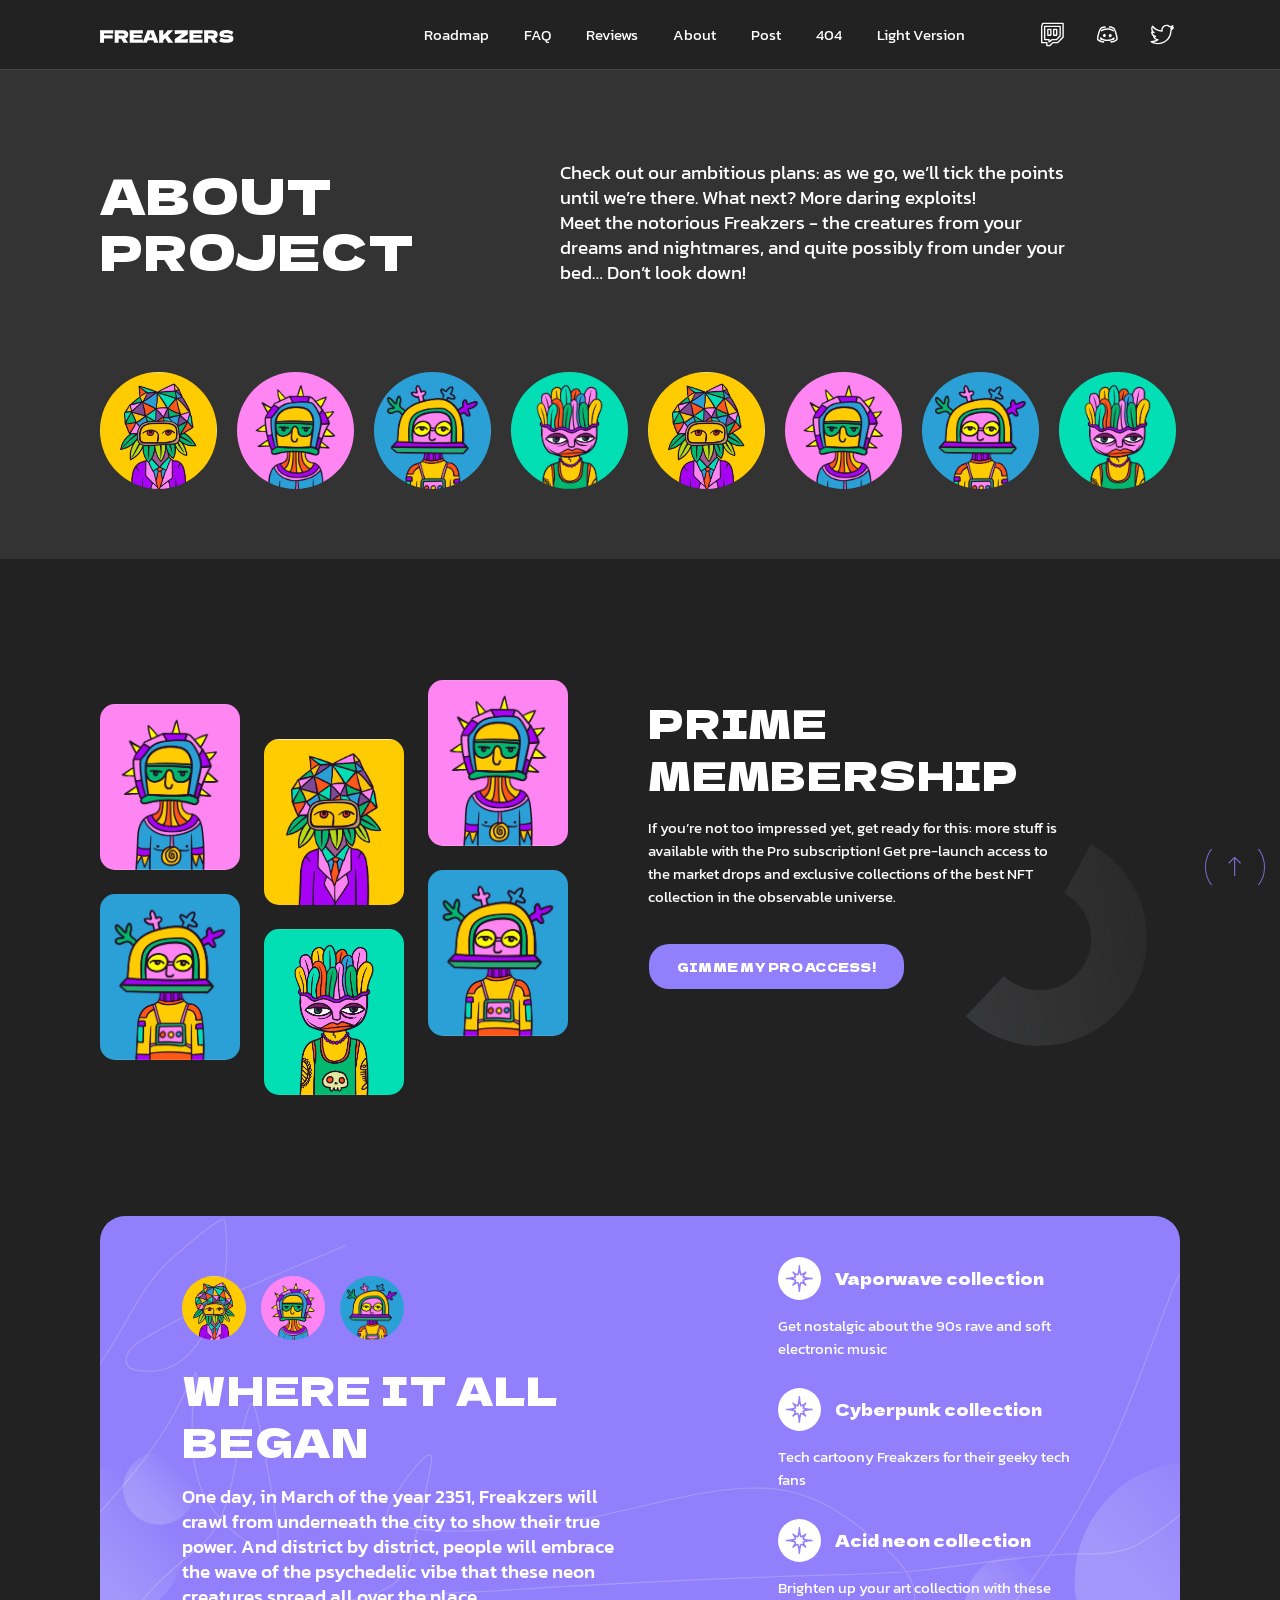
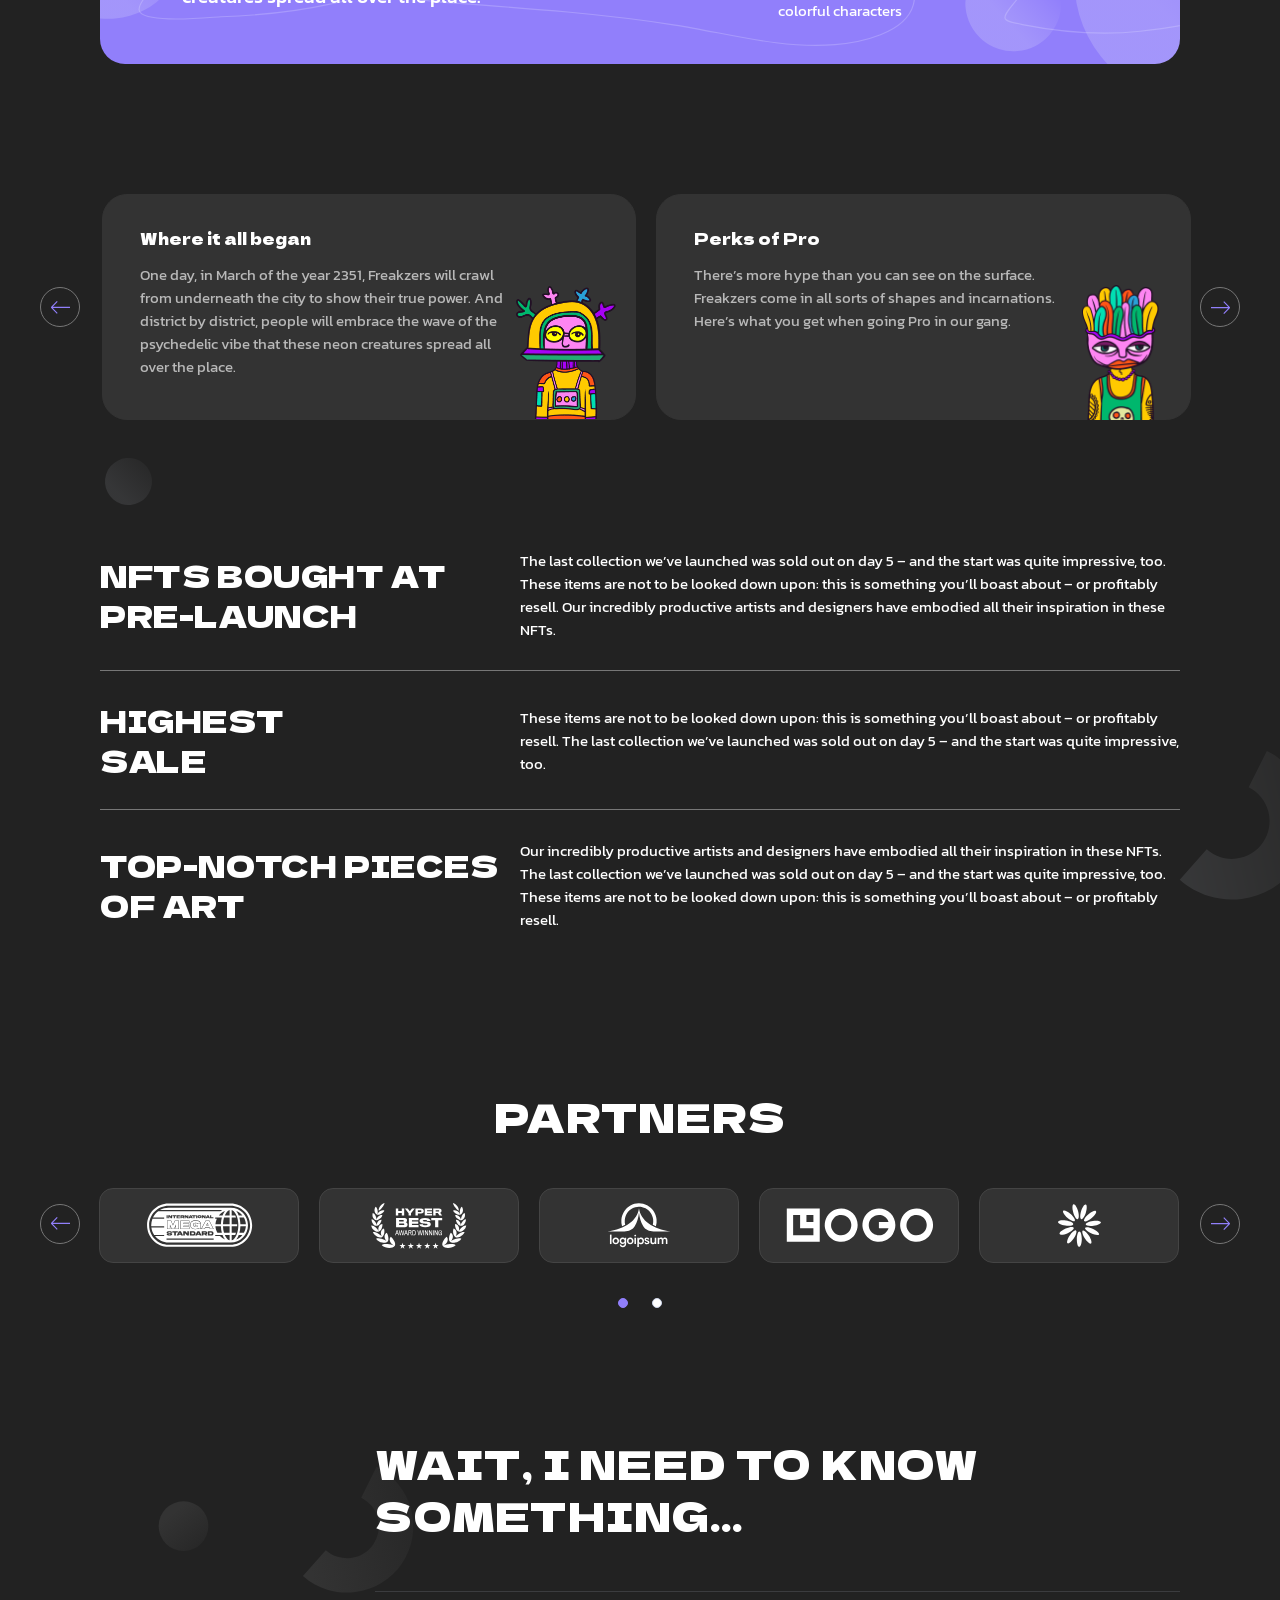
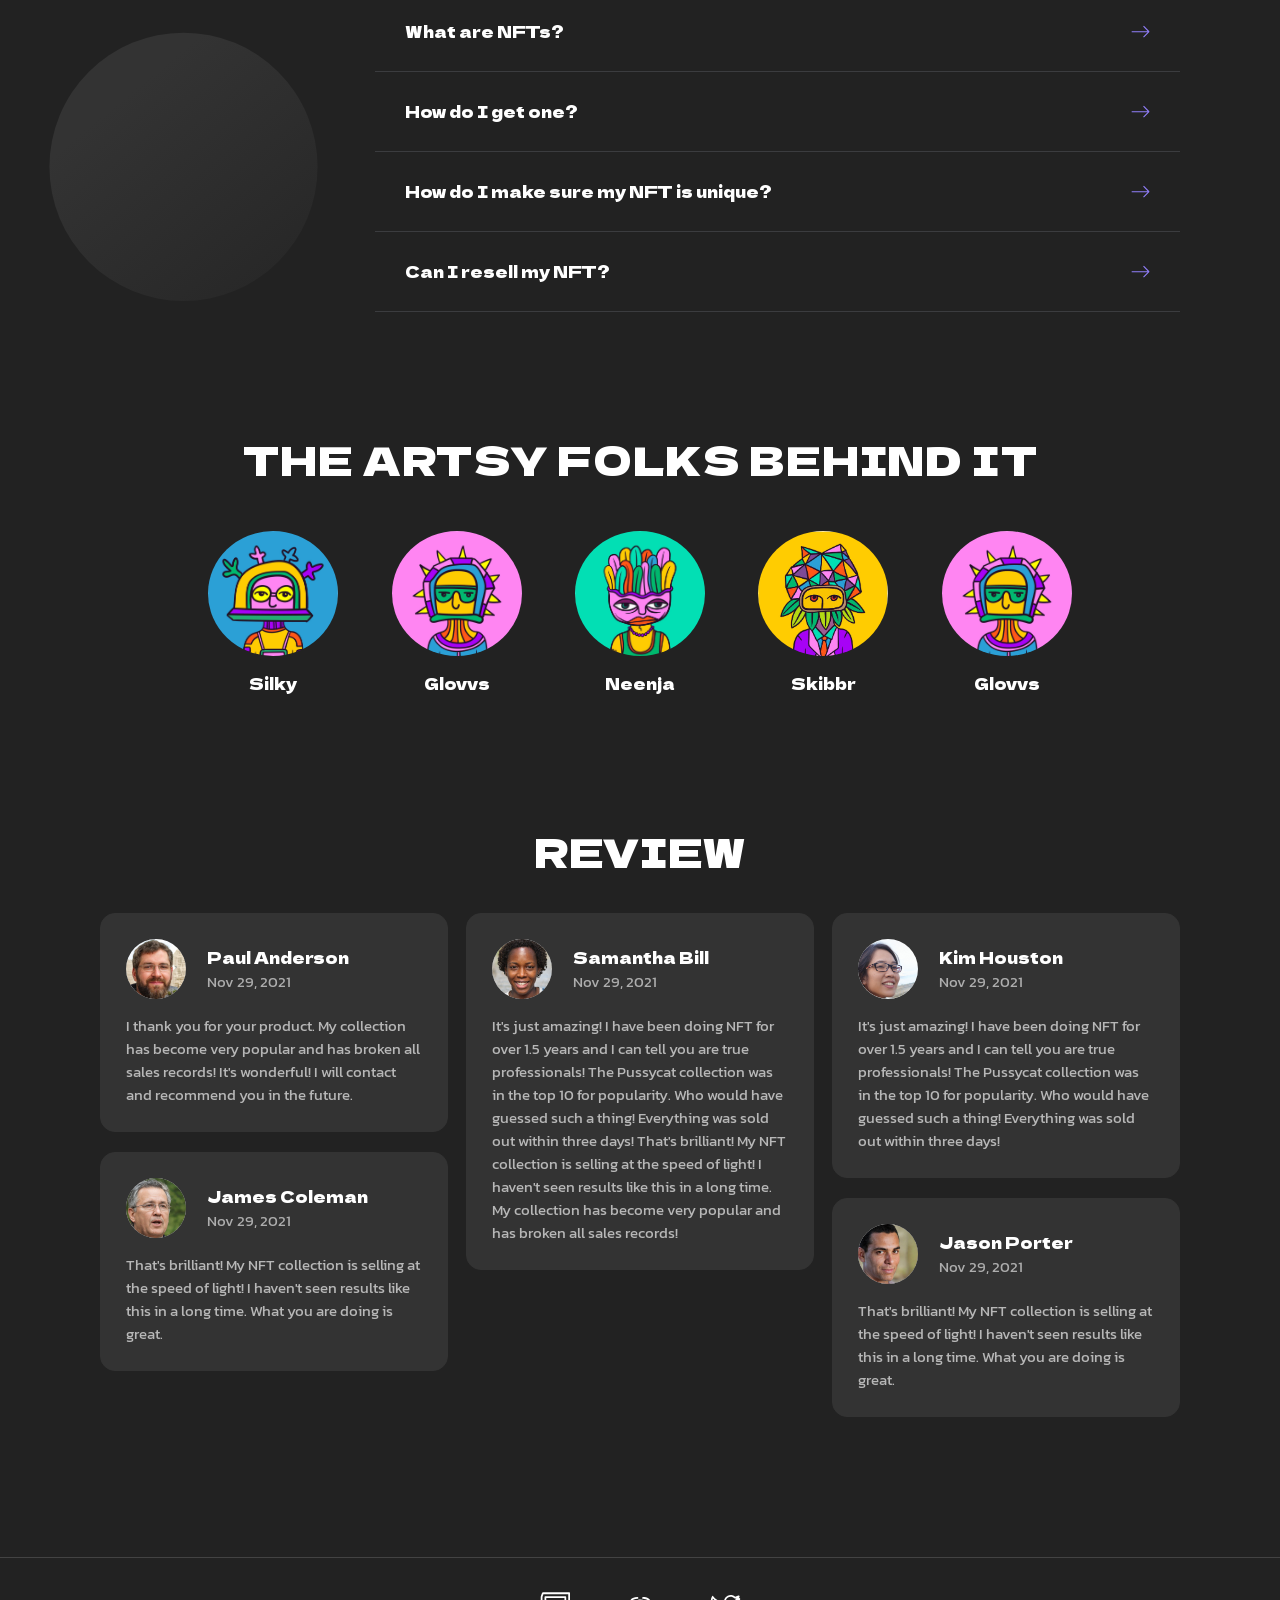
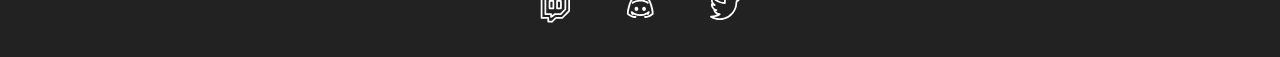
<file: dark/about.html>
<!DOCTYPE html>
<html lang="en">
	
<!-- Mirrored from tf.bda.dev/freakzers/dark/about.html by HTTrack Website Copier/3.x [XR&CO'2014], Fri, 10 May 2024 14:57:07 GMT -->
<!-- Added by HTTrack --><meta http-equiv="content-type" content="text/html;charset=utf-8" /><!-- /Added by HTTrack -->
<head>
	<meta charset="UTF-8" />
	<meta http-equiv="X-UA-Compatible" content="IE=edge" />
	<meta name="viewport" content="width=device-width, initial-scale=1.0" />
	<meta name="theme-color" media="(prefers-color-scheme: light)" content="white" />
	<meta name="theme-color" media="(prefers-color-scheme: dark)" content="#222222" />
	<!-- Google Fonts -->

	<!-- CSS Styles  -->
	<link href="https://fonts.googleapis.com/css2?family=Kanit:wght@400;500&amp;family=Dela+Gothic+One&amp;display=swap" rel="stylesheet" />
	<link rel="stylesheet" href="css/vendor/bootstrap.min.css" />
	<link rel="stylesheet" href="css/vendor/animate.css" />
	<link rel="stylesheet" href="css/vendor/owl.carousel.min.css" />
	<link rel="stylesheet" href="css/vendor/owl.theme.default.min.css" />
	<link rel="stylesheet" href="css/style.min5152.css?ver=1.0" />
	<link rel="icon" href="img/favicon_nft_dark.svg" />
	<title>About project</title>
</head>

	<body class="theme-dark">
		<header class="header">
	<div class="container">
		<nav class="header__navbar navbar navbar-expand-lg">
			<a class="navbar-brand" href="index-2.html">
				<img src="img/logo-dark.svg" alt="" />
			</a>
			<button class="navbar-toggler" type="button" data-bs-toggle="collapse" data-bs-target="#navbarContent" aria-controls="navbarContent" aria-expanded="false" aria-label="Toggle navigation">
				<span class="navbar-toggler-icon"></span>
			</button>
			<div class="collapse navbar-collapse" id="navbarContent">
				<ul class="navbar-nav list-unstyled">
					<li class="nav-item">
						<a class="nav-link" href="roadmap.html">Roadmap</a>
					</li>
					<li class="nav-item">
						<a class="nav-link" href="faq.html">FAQ</a>
					</li>
					<li class="nav-item">
						<a class="nav-link" href="reviews.html">Reviews</a>
					</li>
					<li class="nav-item">
						<a class="nav-link" href="about.html">About</a>
					</li>
					<li class="nav-item">
						<a class="nav-link" href="post.html">Post</a>
					</li>
					<li class="nav-item">
						<a class="nav-link" href="404.html">404</a>
					</li>
					<li class="nav-item">
						<a class="nav-link" href="../index.html">Light Version</a>
					</li>
				</ul>

				<div class="header__social"><ul class="social__list">
	<li class="social__item">
		<a class="d-flex text-decoration-none" href="#" target="_blank">
			<svg width="35" height="35">
				<use xlink:href="#twitch"></use>
			</svg>
			<span class="d-lg-none">Twitch</span>
		</a>
	</li>
	<li class="social__item">
		<a class="d-flex text-decoration-none" href="#" target="_blank">
			<svg width="35" height="35">
				<use xlink:href="#discord"></use>
			</svg>
			<span class="d-lg-none">Discord</span>
		</a>
	</li>
	<li class="social__item">
		<a class="d-flex text-decoration-none" href="#" target="_blank">
			<svg width="35" height="35">
				<use xlink:href="#twitter"></use>
			</svg>
			<span class="d-lg-none">Twitter</span>
		</a>
	</li>
</ul>
</div>

			</div>
		</nav>
	</div>
</header>


		<main class="main m-0 p-0">
			<section class="section-about-hero">
				<div class="section-about-hero__container container">
					<div class="section-about-hero__text row">
						<div class="col-md-5 wow animate__animated animate__fadeIn" data-wow-delay="0.2s">
							<h1 class="section-about-hero__title nft-h1 wow animate__animated animate__slideInUp">About project</h1>
						</div>
						<div class="col-md-6 section-about-hero__description wow animate__animated animate__fadeIn">
							Check out our ambitious plans: as we go, we’ll tick the points until we’re there. What next? More daring exploits! <br />Meet the notorious Freakzers - the creatures from your dreams and nightmares, and quite possibly from under your bed… Don’t look down!
						</div>
					</div>
					<div class="section-about-hero__image">
						<div class="section-about-hero__image-item wow animate__animated animate__fadeIn">
							<img src="img/nft-image-2.jpg" alt="" />
						</div>
						<div class="section-about-hero__image-item wow animate__animated animate__fadeIn">
							<img src="img/nft-image-1.jpg" alt="" />
						</div>
						<div class="section-about-hero__image-item wow animate__animated animate__fadeIn" data-wow-delay="0.05s">
							<img src="img/nft-image-3.jpg" alt="" />
						</div>
						<div class="section-about-hero__image-item wow animate__animated animate__fadeIn" data-wow-delay="0.1s">
							<img src="img/nft-image-4.jpg" alt="" />
						</div>
						<div class="section-about-hero__image-item wow animate__animated animate__fadeIn" data-wow-delay="0.15s">
							<img src="img/nft-image-2.jpg" alt="" />
						</div>
						<div class="section-about-hero__image-item wow animate__animated animate__fadeIn" data-wow-delay="0.2s">
							<img src="img/nft-image-1.jpg" alt="" />
						</div>
						<div class="section-about-hero__image-item wow animate__animated animate__fadeIn" data-wow-delay="0.25s">
							<img src="img/nft-image-3.jpg" alt="" />
						</div>
						<div class="section-about-hero__image-item wow animate__animated animate__fadeIn" data-wow-delay="0.3s">
							<img src="img/nft-image-4.jpg" alt="" />
						</div>
					</div>
				</div>
			</section>

			<section class="section-membership">
				<div class="section-membership__container container">
					<img src="img/story-element.svg" alt="" class="section-membership__element" />
					<div class="section-membership__wrapper row">
						<div class="section-membership__column col-md-6">
							<div class="section-membership__image">
								<div class="section-membership__image-wrapper">
									<div class="section-membership__image-item">
										<img src="img/nft-image-1.jpg" alt="" />
									</div>
									<div class="section-membership__image-item">
										<img src="img/nft-image-3.jpg" alt="" />
									</div>
								</div>
								<div class="section-membership__image-wrapper">
									<div class="section-membership__image-item">
										<img src="img/nft-image-2.jpg" alt="" />
									</div>
									<div class="section-membership__image-item">
										<img src="img/nft-image-4.jpg" alt="" />
									</div>
								</div>
								<div class="section-membership__image-wrapper">
									<div class="section-membership__image-item">
										<img src="img/nft-image-1.jpg" alt="" />
									</div>
									<div class="section-membership__image-item">
										<img src="img/nft-image-3.jpg" alt="" />
									</div>
								</div>
							</div>
						</div>
						<div class="section-membership__content col-md-6 ps-lg-2">
							<h2 class="section-membership__title nft-h2">Prime membership</h2>
							<p class="section-membership__text">
								If you’re not too impressed yet, get ready for this: more stuff is available with the Pro subscription! Get pre-launch access to the market drops and exclusive collections of the best NFT collection in the observable universe.
							</p>
							<div class="section-membership__button"><a
	class="btn btn-animate btn-animate--primary"
	href="#"
	style="opacity: 1; visibility: inherit; overflow: visible"
	><div class="btn-animate__container" style="transform: translate(0px, 0%)">
		<div class="btn-animate__background btn-animate__background--primary"></div>
		<div class="btn-animate__icon-mask">
			<div class="btn-animate__icon-container">
				<div
					class="btn-animate__icon-background btn-animate__icon-background--primary"
					style="opacity: 0; visibility: hidden"
				></div>
				<svg
					viewBox="0 0 7 4"
					class="btn-animate__icon btn-animate__icon--primary"
					fill="currentColor"
					style="
						transform: translate(-25px, 0px) rotate(-90deg);
						opacity: 0;
						visibility: hidden;
					"
				>
					<path
						d="M3.5 2.4L.9.1l-.9 1 3.1 2.7c.3.2.7.2.9 0L7 1 6 0 3.5 2.4z"
						fill-rule="evenodd"
					></path>
				</svg>
			</div>
		</div>
		<div
			class="btn-animate__text-container"
			style="transform: translate3d(0em, 0px, 0px)"
		>
			<p class="btn-animate__text btn-animate__text--primary">Gimme my Pro access!</p>
		</div>
	</div></a
>
</div>
						</div>
					</div>
				</div>
			</section>

			<section class="section-color-block">
				<div class="section-color-block__container container">
					<div class="section-color-block__wrapper row justify-content-between">
						<div class="section-color-block__content col-md-6 col-lg-7 mb-4 mb-md-0">
							<div class="section-color-block__image">
								<div class="section-color-block__image-item">
									<img src="img/nft-image-2.jpg" alt="" />
								</div>
								<div class="section-color-block__image-item">
									<img src="img/nft-image-1.jpg" alt="" />
								</div>
								<div class="section-color-block__image-item">
									<img src="img/nft-image-3.jpg" alt="" />
								</div>
							</div>
							<h2 class="section-color-block__title nft-h2">Where it all began</h2>
							<div class="section-color-block__text">
								One day, in March of the year 2351, Freakzers will crawl from underneath the city to show their true power. And district by district, people will embrace the wave of the psychedelic vibe that these neon creatures spread all over the place.
							</div>
						</div>
						<div class="section-color-block__cards col-md-6 col-lg-5">
							<ul class="cards__list">
								<li class="section-color-block__cards-item cards__item">
									<div class="section-color-block__cards-header cards__header">
										<div class="section-color-block__cards-icon cards__icon">
											<svg>
												<use xlink:href="#cards-icon-white"></use>
											</svg>
										</div>
										<h3 class="section-color-block__cards-title cards__title nft-h4">Vaporwave collection</h3>
									</div>
									<p class="section-color-block__cards-text cards__text">Get nostalgic about the 90s rave and soft electronic music</p>
								</li>
								<li class="section-color-block__cards-item cards__item">
									<div class="section-color-block__cards-header cards__header">
										<div class="section-color-block__cards-icon cards__icon">
											<svg>
												<use xlink:href="#cards-icon-white"></use>
											</svg>
										</div>
										<h3 class="section-color-block__cards-title cards__title nft-h4">Cyberpunk collection</h3>
									</div>
									<p class="section-color-block__cards-text cards__text">Tech cartoony Freakzers for their geeky tech fans</p>
								</li>
								<li class="section-color-block__cards-item cards__item">
									<div class="section-color-block__cards-header cards__header">
										<div class="section-color-block__cards-icon cards__icon">
											<svg>
												<use xlink:href="#cards-icon-white"></use>
											</svg>
										</div>
										<h3 class="section-color-block__cards-title cards__title nft-h4">Acid neon collection</h3>
									</div>
									<p class="section-color-block__cards-text cards__text">Brighten up your art collection with these colorful characters</p>
								</li>
							</ul>
						</div>
					</div>
				</div>
			</section>

			<section class="section-cards-carousel">
				<div class="section-cards-carousel__container container">
					<div class="section-cards-carousel__wrapper">
						<div class="section-cards-carousel__list owl-carousel">
							<div class="section-cards-carousel__item">
								<h3 class="section-cards-carousel__title nft-h4">Where it all began</h3>
								<p class="section-cards-carousel__text">One day, in March of the year 2351, Freakzers will crawl from underneath the city to show their true power. And district by district, people will embrace the wave of the psychedelic vibe that these neon creatures spread all over the place.</p>
								<div class="section-cards-carousel__image">
									<img src="img/cards-carousel-1.png" alt="" />
								</div>
							</div>
							<div class="section-cards-carousel__item">
								<h3 class="section-cards-carousel__title nft-h4">Perks of Pro</h3>
								<p class="section-cards-carousel__text">There’s more hype than you can see on the surface. Freakzers come in all sorts of shapes and incarnations. Here’s what you get when going Pro in our gang.</p>
								<div class="section-cards-carousel__image">
									<img src="img/cards-carousel-2.png" alt="" />
								</div>
							</div>
						</div>
						<div class="section-cards-carousel__prev carousel__prev">
							<svg>
								<use xlink:href="#carousel-prev"></use>
							</svg>
						</div>
						<div class="section-cards-carousel__next carousel__next">
							<svg>
								<use xlink:href="#carousel-next"></use>
							</svg>
						</div>
					</div>
				</div>
			</section>

			<section class="section-title-text">
				<div class="section-title-text__container container">
					<img src="img/story-element.svg" alt="" class="section-title-text__element" />
					<div class="section-title-text__item">
						<h2 class="section-title-text__title nft-h3">NFTs bought at pre-launch</h2>
						<div class="section-title-text__text">
							The last collection we’ve launched was sold out on day 5 – and the start was quite impressive, too. These items are not to be looked down upon: this is something you’ll boast about – or profitably resell. Our incredibly productive artists and designers have embodied all their
							inspiration in these NFTs.
						</div>
					</div>
					<div class="section-title-text__item">
						<h2 class="section-title-text__title nft-h3">Highest <br />sale</h2>
						<div class="section-title-text__text">These items are not to be looked down upon: this is something you’ll boast about – or profitably resell. The last collection we’ve launched was sold out on day 5 – and the start was quite impressive, too.</div>
					</div>
					<div class="section-title-text__item">
						<h2 class="section-title-text__title nft-h3">Top-notch pieces of art</h2>
						<div class="section-title-text__text">
							Our incredibly productive artists and designers have embodied all their inspiration in these NFTs. The last collection we’ve launched was sold out on day 5 – and the start was quite impressive, too. These items are not to be looked down upon: this is something you’ll boast about – or
							profitably resell.
						</div>
					</div>
				</div>
			</section>

			<section class="section-partners-carousel">
				<div class="section-partners-carousel__container container">
					<h2 class="section-partners-carousel__title nft-h2">Partners</h2>

					<div class="section-partners-carousel__wrapper">
						<div class="section-partners-carousel__list owl-carousel owl-theme">
							<div class="section-partners-carousel__item">
								<div class="section-partners-carousel__logo">
									<img src="img/section-partners-1.svg" alt="" />
								</div>
							</div>
							<div class="section-partners-carousel__item">
								<div class="section-partners-carousel__logo">
									<img src="img/section-partners-2.svg" alt="" />
								</div>
							</div>
							<div class="section-partners-carousel__item">
								<div class="section-partners-carousel__logo">
									<img src="img/section-partners-3.svg" alt="" />
								</div>
							</div>
							<div class="section-partners-carousel__item">
								<div class="section-partners-carousel__logo">
									<img src="img/section-partners-4.svg" alt="" />
								</div>
							</div>
							<div class="section-partners-carousel__item">
								<div class="section-partners-carousel__logo">
									<img src="img/section-partners-5.svg" alt="" />
								</div>
							</div>
							<div class="section-partners-carousel__item">
								<div class="section-partners-carousel__logo">
									<img src="img/section-partners-4.svg" alt="" />
								</div>
							</div>
							<div class="section-partners-carousel__item">
								<div class="section-partners-carousel__logo">
									<img src="img/section-partners-5.svg" alt="" />
								</div>
							</div>
						</div>
						<div class="section-partners-carousel__prev carousel__prev">
							<svg>
								<use xlink:href="#carousel-prev"></use>
							</svg>
						</div>
						<div class="section-partners-carousel__next carousel__next">
							<svg>
								<use xlink:href="#carousel-next"></use>
							</svg>
						</div>
					</div>
				</div>
			</section>

			<section class="section-faq">
				<div class="section-faq__back-image"></div>
				<div class="section-faq__container section-faq__container--thin container">
					<div class="section-faq__wrapper section-faq__wrapper--thin">
						<h2 class="section-faq__title nft-h2 wow animate__animated animate__slideInDown">Wait, I need to know something…</h2>
						<ul class="section-faq__list list-unstyled">
							<li class="section-faq__item wow animate__animated animate__fadeInUp" data-wow-delay="0.1s">
								<div class="section-faq__item-heading">
									<h3 class="section-faq__item-title">What are NFTs?</h3>
									<span class="section-faq__item-icon">
										<svg>
											<use xlink:href="#faq-icon"></use>
										</svg>
									</span>
								</div>
								<div class="section-faq__item-content">
									<p>NFTs are unique by default. As the name suggests, they are non-fungible, i.e. one NFT is not equal to another and no two NFTs are the same.</p>
									<p>However, there is a problem of how to verify the authenticity of the NFT and the artwork behind it. Fraudsters often sell NFTs without artists' consent.</p>
								</div>
							</li>
							<li class="section-faq__item wow animate__animated animate__fadeInUp" data-wow-delay="0.2s">
								<div class="section-faq__item-heading">
									<h3 class="section-faq__item-title">How do I get one?</h3>
									<span class="section-faq__item-icon">
										<svg>
											<use xlink:href="#faq-icon"></use>
										</svg>
									</span>
								</div>
								<div class="section-faq__item-content">
									<p>NFTs are unique by default. As the name suggests, they are non-fungible, i.e. one NFT is not equal to another and no two NFTs are the same.</p>
									<p>However, there is a problem of how to verify the authenticity of the NFT and the artwork behind it. Fraudsters often sell NFTs without artists' consent.</p>
								</div>
							</li>
							<li class="section-faq__item wow animate__animated animate__fadeInUp" data-wow-delay="0.3s">
								<div class="section-faq__item-heading">
									<h3 class="section-faq__item-title">How do I make sure my NFT is unique?</h3>
									<span class="section-faq__item-icon">
										<svg>
											<use xlink:href="#faq-icon"></use>
										</svg>
									</span>
								</div>
								<div class="section-faq__item-content">
									<p>NFTs are unique by default. As the name suggests, they are non-fungible, i.e. one NFT is not equal to another and no two NFTs are the same.</p>
									<p>However, there is a problem of how to verify the authenticity of the NFT and the artwork behind it. Fraudsters often sell NFTs without artists' consent.</p>
								</div>
							</li>
							<li class="section-faq__item wow animate__animated animate__fadeInUp" data-wow-delay="0.4s">
								<div class="section-faq__item-heading">
									<h3 class="section-faq__item-title">Can I resell my NFT?</h3>
									<span class="section-faq__item-icon">
										<svg>
											<use xlink:href="#faq-icon"></use>
										</svg>
									</span>
								</div>
								<div class="section-faq__item-content">
									<p>NFTs are unique by default. As the name suggests, they are non-fungible, i.e. one NFT is not equal to another and no two NFTs are the same.</p>
									<p>However, there is a problem of how to verify the authenticity of the NFT and the artwork behind it. Fraudsters often sell NFTs without artists' consent.</p>
								</div>
							</li>
						</ul>
					</div>
				</div>
			</section>

			<section class="section-collection-v2">
				<div class="section-collection-v2__container container">
					<h2 class="section-collection-v2__title nft-h2">The artsy folks behind it</h2>
					<div class="section-collection-v2__list">
						<div class="section-collection-v2__item">
							<div class="section-collection-v2__item-image">
								<img src="img/nft-image-3.jpg" alt="" />
							</div>
							<p class="section-collection-v2__item-title nft-h4">Silky</p>
						</div>
						<div class="section-collection-v2__item">
							<div class="section-collection-v2__item-image">
								<img src="img/nft-image-1.jpg" alt="" />
							</div>
							<p class="section-collection-v2__item-title nft-h4">Glovvs</p>
						</div>
						<div class="section-collection-v2__item">
							<div class="section-collection-v2__item-image">
								<img src="img/nft-image-4.jpg" alt="" />
							</div>
							<p class="section-collection-v2__item-title nft-h4">Neenja</p>
						</div>
						<div class="section-collection-v2__item">
							<div class="section-collection-v2__item-image">
								<img src="img/nft-image-2.jpg" alt="" />
							</div>
							<p class="section-collection-v2__item-title nft-h4">Skibbr</p>
						</div>
						<div class="section-collection-v2__item">
							<div class="section-collection-v2__item-image">
								<img src="img/nft-image-1.jpg" alt="" />
							</div>
							<p class="section-collection-v2__item-title nft-h4">Glovvs</p>
						</div>
					</div>
				</div>
			</section>

			<section class="section-reviews">
				<div class="section-reviews__container container">
					<h2 class="section-reviews__title nft-h2 wow animate__animated animate__slideInUp">Review</h2>
					<div class="section-reviews__list">
						<div class="section-reviews__item-wrapper">
							<div class="section-reviews__item">
								<div class="section-reviews__item-header">
									<div class="section-reviews__item-image">
										<img src="img/section-reviews-1.jpg" alt="" />
									</div>
									<div class="section-reviews__item-meta">
										<p class="section-reviews__item-name">Paul Anderson</p>
										<p class="section-reviews__item-date">Nov 29, 2021</p>
									</div>
								</div>
								<div class="section-reviews__item-content">I thank you for your product. My collection has become very popular and has broken all sales records! It's wonderful! I will contact and recommend you in the future.</div>
							</div>
							<div class="section-reviews__item">
								<div class="section-reviews__item-header">
									<div class="section-reviews__item-image">
										<img src="img/section-reviews-2.jpg" alt="" />
									</div>
									<div class="section-reviews__item-meta">
										<p class="section-reviews__item-name">James Coleman</p>
										<p class="section-reviews__item-date">Nov 29, 2021</p>
									</div>
								</div>
								<div class="section-reviews__item-content">
									That's brilliant! My NFT collection is selling at the speed of light! I haven't seen results like this in a long time. What you are doing is great.
								</div>
							</div>
						</div>

						<div class="section-reviews__item-wrapper">
							<div class="section-reviews__item">
								<div class="section-reviews__item-header">
									<div class="section-reviews__item-image">
										<img src="img/section-reviews-3.jpg" alt="" />
									</div>
									<div class="section-reviews__item-meta">
										<p class="section-reviews__item-name">Samantha Bill</p>
										<p class="section-reviews__item-date">Nov 29, 2021</p>
									</div>
								</div>
								<div class="section-reviews__item-content">
									It's just amazing!
									I have been doing NFT for over 1.5 years and I can tell you are true professionals!
									The Pussycat collection was in the top 10 for popularity. Who would have guessed such a thing!
									Everything was sold out within three days!
									That's brilliant!
									My NFT collection is selling at the speed of light! I haven't seen results like this in a long time.
									My collection has become very popular and has broken all sales records!
								</div>
							</div>
						</div>

						<div class="section-reviews__item-wrapper">
							<div class="section-reviews__item">
								<div class="section-reviews__item-header">
									<div class="section-reviews__item-image">
										<img src="img/section-reviews-5.jpg" alt="" />
									</div>
									<div class="section-reviews__item-meta">
										<p class="section-reviews__item-name">Kim Houston</p>
										<p class="section-reviews__item-date">Nov 29, 2021</p>
									</div>
								</div>
								<div class="section-reviews__item-content">
									It's just amazing! I have been doing NFT for over 1.5 years and I can tell you are true professionals! The Pussycat collection was in the top 10 for popularity. Who would have guessed such a thing! Everything was sold out within three days!
								</div>
							</div>
							<div class="section-reviews__item">
								<div class="section-reviews__item-header">
									<div class="section-reviews__item-image">
										<img src="img/section-reviews-4.jpg" alt="" />
									</div>
									<div class="section-reviews__item-meta">
										<p class="section-reviews__item-name">Jason Porter</p>
										<p class="section-reviews__item-date">Nov 29, 2021</p>
									</div>
								</div>
								<div class="section-reviews__item-content">That's brilliant! My NFT collection is selling at the speed of light! I haven't seen results like this in a long time. What you are doing is great.</div>
							</div>
						</div>
					</div>
				</div>
			</section>
		</main>

		<footer class="footer">
	<div class="footer__container container">
		<div class="row">
			<div class="col-12">
				<div class="footer__social"><ul class="social__list">
	<li class="social__item">
		<a class="d-flex text-decoration-none" href="#" target="_blank">
			<svg width="35" height="35">
				<use xlink:href="#twitch"></use>
			</svg>
			<span class="d-lg-none">Twitch</span>
		</a>
	</li>
	<li class="social__item">
		<a class="d-flex text-decoration-none" href="#" target="_blank">
			<svg width="35" height="35">
				<use xlink:href="#discord"></use>
			</svg>
			<span class="d-lg-none">Discord</span>
		</a>
	</li>
	<li class="social__item">
		<a class="d-flex text-decoration-none" href="#" target="_blank">
			<svg width="35" height="35">
				<use xlink:href="#twitter"></use>
			</svg>
			<span class="d-lg-none">Twitter</span>
		</a>
	</li>
</ul>
</div>
			</div>
		</div>
	</div>
</footer>

<div class="scroll-to-top"></div>

<!-- Javascript Files -->
<script src="js/vendor/jquery-3.6.0.min.js"></script>
<script src="js/vendor/bootstrap.min.js"></script>
<script src="js/vendor/wow.min.js"></script>
<script src="js/vendor/owl.carousel.min.js"></script>
<script src="js/script5152.js?ver=1.0"></script>
<script>
	new WOW().init();
</script>

<svg viewBox="0 0 599 598" xmlns="http://www.w3.org/2000/svg" xmlns:xlink="http://www.w3.org/1999/xlink" style="display: none">
	<style>
		:root > svg {
			display: none;
		}
		:root > svg:target {
			display: block;
		}
	</style>
	<svg viewBox="0 0 43 43" fill="none" id="cards-icon" xmlns="http://www.w3.org/2000/svg">
		<rect width="43" height="43" rx="21.5" fill="currentColor" />
		<path
			d="M34.8 21.385v.377c-.186.46-.533.592-1.016.608a32.76 32.76 0 00-6.57.878c-.369.088-.727.22-1.1.334.223.906.559 1.715 1.062 2.44.33.477.723.91 1.09 1.36.236.29.277.621.107.922-.167.296-.489.472-.813.384a1.27 1.27 0 01-.52-.304 8.07 8.07 0 00-2.511-1.664c-.368-.151-.75-.266-1.142-.402-.07.199-.131.347-.175.5-.668 2.36-.95 4.777-1.05 7.217-.02.483-.147.833-.606 1.021h-.375c-.355-.164-.585-.402-.598-.832a33.399 33.399 0 00-.916-6.914c-.08-.326-.198-.642-.296-.956-.636.097-1.76.56-2.413 1.032-.47.339-.91.72-1.354 1.093-.482.405-1.153.234-1.314-.347-.097-.352.048-.626.289-.87a7.73 7.73 0 001.64-2.468c.16-.384.28-.785.425-1.197-.2-.07-.348-.13-.501-.173-2.35-.67-4.758-.954-7.19-1.055-.48-.02-.83-.148-1.016-.608v-.377c.163-.357.4-.587.829-.6a33.153 33.153 0 006.888-.919c.325-.079.64-.199 1.03-.322-.263-.63-.483-1.226-.756-1.796-.344-.715-.834-1.332-1.383-1.904-.406-.424-.368-.984.07-1.276.341-.226.73-.16 1.086.19a7.787 7.787 0 002.458 1.646c.383.16.783.28 1.192.426.07-.2.13-.349.174-.503.67-2.367.953-4.793 1.051-7.243.02-.478.164-.81.605-.994h.376c.459.187.612.533.605 1.021-.008.536.045 1.075.093 1.61.149 1.67.375 3.33.773 4.96.093.378.223.747.358 1.19.625-.261 1.211-.475 1.77-.745.721-.35 1.345-.845 1.921-1.402.414-.4.956-.373 1.257.048.242.339.18.747-.175 1.112a7.869 7.869 0 00-1.682 2.567c-.143.353-.25.72-.37 1.07.065.042.085.061.11.07.126.045.25.094.38.13 2.349.672 4.757.954 7.188 1.055.481.022.828.151 1.016.61zM21.384 15.68h-.049c-.031.13-.053.261-.097.386-.212.608-.4 1.227-.656 1.815-.248.572-.568.704-1.167.558-.46-.11-.91-.254-1.365-.382l-.23-.063c.148.557.3 1.081.426 1.611.145.604.014.93-.55 1.176-.595.259-1.22.45-1.833.667-.12.042-.245.067-.368.1.123.088.245.11.36.15.622.22 1.256.414 1.859.677.54.236.677.57.54 1.134-.113.469-.257.93-.387 1.396l-.067.235c.557-.15 1.078-.303 1.607-.43.619-.149.924-.02 1.182.573.252.581.437 1.19.647 1.79.046.132.07.27.106.406.091-.137.116-.277.162-.41.21-.598.395-1.208.648-1.789.255-.59.562-.709 1.184-.573.148.033.298.062.444.104.38.109.76.225 1.168.347l-.076-.255c-.133-.474-.278-.945-.393-1.422-.124-.51-.003-.802.455-1.056a6.4 6.4 0 01.979-.431c.44-.155.892-.274 1.419-.433-.216-.054-.352-.086-.489-.122-.69-.186-1.377-.384-1.993-.766-.345-.214-.472-.522-.39-.919.037-.184.071-.37.122-.55.112-.4.233-.797.359-1.223-.098.03-.164.052-.23.071-.481.136-.959.284-1.444.402-.504.123-.798-.002-1.05-.46a6.248 6.248 0 01-.422-.957c-.157-.446-.276-.904-.41-1.357z"
			fill="#fff"
		/></svg
	><svg viewBox="0 0 48 48" fill="none" id="cards-icon-2" xmlns="http://www.w3.org/2000/svg">
		<rect width="48" height="48" rx="24" fill="currentColor" />
		<path
			d="M11.656 38.987c-.522-.239-.672-.65-.655-1.21.08-2.602 1.144-4.73 3.043-6.469.729-.666 1.478-1.31 2.208-1.973.228-.207.433-.44.634-.675.508-.59.744-1.276.74-2.061-.008-2.773-.05-5.547.01-8.318.067-3.01 1.169-5.636 3.248-7.823.706-.743 1.569-1.256 2.608-1.414.026-.004.05-.029.075-.044h.898c.63.15 1.238.35 1.785.718.999.672 1.747 1.572 2.35 2.593 1.19 2.014 1.86 4.168 1.818 6.538-.044 2.453.034 4.909-.027 7.36-.033 1.293.44 2.279 1.365 3.109.838.753 1.695 1.486 2.508 2.264 1.76 1.685 2.686 3.75 2.767 6.196.018.557-.13.972-.655 1.21h-24.72zm7.72-5.543h9.281v-.413c0-4.678-.027-9.355.015-14.033.014-1.696-.324-3.283-1.046-4.799-.51-1.07-1.13-2.067-2.072-2.82-.638-.51-1.358-.83-2.161-.5-.467.191-.94.48-1.282.845-1.72 1.837-2.695 4.033-2.72 6.554-.05 4.946-.015 9.893-.015 14.84v.326zm15.826 3.79c-.01-.144-.01-.242-.024-.338-.18-1.322-.685-2.52-1.61-3.472-.976-1.005-2.05-1.916-3.083-2.867-.009-.008-.036.006-.06.01-.004.026-.014.054-.014.082-.001 2.115.001 4.229-.005 6.343-.001.21.084.246.267.245 1.057-.006 2.114-.003 3.17-.003h1.36zm-17.578-6.741c-.757.662-1.46 1.263-2.15 1.88-1.156 1.037-2.09 2.224-2.47 3.768-.084.345-.13.698-.203 1.093h.35c1.375 0 2.751-.006 4.128.006.268.003.354-.063.352-.345-.012-2.024-.007-4.048-.007-6.072v-.33zm1.764 6.714h9.27c0-.564-.015-1.102.005-1.639.01-.27-.066-.353-.346-.352-2.87.01-5.738.006-8.608.007-.104 0-.21.011-.32.017v1.967z"
			fill="#fff"
		/>
		<path d="M24.026 15.549a2.6 2.6 0 012.601 2.486c.025.55-.303.958-.807.999-.49.04-.891-.332-.94-.87-.048-.52-.385-.855-.858-.854-.483 0-.815.324-.867.845-.055.548-.442.913-.933.881-.51-.033-.844-.452-.815-1.02a2.598 2.598 0 012.619-2.467z" fill="#fff" /></svg
	><svg viewBox="0 0 48 48" fill="none" id="cards-icon-3" xmlns="http://www.w3.org/2000/svg">
		<rect width="48" height="48" rx="24" fill="currentColor" />
		<path
			d="M26.454 38.989h-.478c-.293-.051-.585-.11-.878-.151-2.486-.357-4.972-.712-7.459-1.066-1.835-.262-3.67-.519-5.506-.782-.586-.085-.83-.336-.92-.928-.061-.404-.111-.81-.168-1.214-.593-4.163-1.18-8.328-1.789-12.49-.073-.5.057-.85.406-1.199 3.651-3.637 7.29-7.287 10.94-10.926.433-.432.907-.823 1.363-1.233h.479c.263.045.525.097.79.135 4.33.62 8.662 1.236 12.993 1.855.657.093.896.337.989.995.178 1.273.356 2.547.537 3.82.466 3.275.924 6.553 1.41 9.825.077.516-.073.869-.427 1.222-3.638 3.623-7.262 7.258-10.898 10.883-.44.44-.921.837-1.384 1.254zm-5.008-6.942L32.23 21.265l-5.285-5.298-10.789 10.788c1.757 1.756 3.539 3.538 5.291 5.292zm4.147-17.396l-3.419-3.447-10.77 10.767 3.44 3.431 10.749-10.751zm.626 22.133l10.786-10.78-3.42-3.425-10.78 10.78c1.14 1.142 2.29 2.297 3.414 3.425zM15.244 28.46l-1.847 6.35 6.346-1.848-4.499-4.502zM28.67 15.032l4.502 4.509 1.85-6.358c-2.175.634-4.268 1.242-6.352 1.85zm3.334-2.797l.002-.066-7.242-1.037c.031.082.033.105.045.117.752.755 1.503 1.512 2.265 2.256.065.064.217.084.314.06.376-.091.747-.21 1.12-.318l3.496-1.012zm4.024 3.927c-.044.06-.06.074-.065.091-.447 1.532-.896 3.063-1.33 4.597-.027.093.037.25.112.327.696.713 1.404 1.415 2.11 2.12.05.049.11.086.223.174l-1.05-7.309zm-24.573 8.352a9.848 9.848 0 01-.104.066l1.04 7.237c.039-.045.058-.057.063-.073.449-1.538.9-3.076 1.338-4.618.025-.086-.035-.23-.103-.303-.305-.328-.63-.637-.942-.958-.434-.448-.862-.9-1.293-1.35zm4.955 11.249l.005.053 7.209 1.036a.559.559 0 00-.16-.263c-.676-.677-1.359-1.349-2.027-2.035-.146-.15-.272-.182-.47-.122-.792.24-1.59.462-2.384.694-.725.21-1.449.425-2.173.637z"
			fill="#fff"
		/></svg
	><svg viewBox="0 0 48 48" fill="none" id="cards-icon-4" xmlns="http://www.w3.org/2000/svg">
		<rect width="48" height="48" rx="24" fill="currentColor" />
		<path
			d="M14.486 29.362a1.133 1.133 0 001.607-1.597l-.075-.076c-.197-.198-.403-.388-.591-.594-.369-.404-.357-.935.017-1.284.338-.316.876-.294 1.239.065l.325.325c.614.62 1.616.622 2.23.002.479-.483.575-1.211.327-1.845a8.911 8.911 0 01-.523-1.935c-.532-3.576.51-6.64 3.192-9.04 2.776-2.483 6.072-3.176 9.6-2.04 3.706 1.193 6.009 3.812 6.729 7.659.866 4.63-1.536 9.06-5.87 10.905-2.777 1.181-5.563 1.054-8.286-.248-.218-.104-.33-.059-.483.093-2.605 2.613-5.214 5.221-7.821 7.832-.546.547-1 .556-1.54.015a7838.183 7838.183 0 01-5.48-5.478c-.44-.442-.431-.944.014-1.389.862-.858 1.721-1.719 2.579-2.582.585-.588 1.02-.59 1.603-.002.401.405.803.808 1.207 1.214zm.687 6.3c.097.097.258.106.355.009 2.581-2.58 5.163-5.16 7.743-7.741.427-.427.797-.482 1.313-.175 1.738 1.035 3.602 1.395 5.602 1.075 5.055-.808 8.147-6.26 6.248-11.025-1.357-3.403-4.63-5.43-8.321-5.15-4.03.303-7.311 3.715-7.46 7.754-.06 1.628.317 3.144 1.152 4.544.36.604.325.913-.168 1.407a4854.46 4854.46 0 01-5.601 5.607c-.476.476-.953.47-1.434-.009-.63-.626-1.256-1.255-1.883-1.881a.282.282 0 00-.397.005l-.563.553a1.119 1.119 0 00-.01 1.588l3.424 3.438z"
			fill="#fff"
		/>
		<path d="M28.81 26.677a5.883 5.883 0 01-5.885-5.933 5.885 5.885 0 015.926-5.865 5.898 5.898 0 015.875 5.92 5.895 5.895 0 01-5.915 5.878zm4.152-5.871c.019-2.283-1.819-4.158-4.09-4.173-2.301-.016-4.18 1.821-4.195 4.101a4.145 4.145 0 004.108 4.19 4.135 4.135 0 004.177-4.118z" fill="#fff" /></svg
	><svg viewBox="0 0 48 48" fill="none" id="cards-icon-5" xmlns="http://www.w3.org/2000/svg">
		<rect width="48" height="48" rx="24" fill="currentColor" />
		<path
			d="M38.988 25.578v1.736c-.039.294-.08.587-.116.88a13.905 13.905 0 01-2.566 6.523 1.172 1.172 0 01-.45.37c-.355.158-.733.046-.977-.237-.26-.3-.266-.68-.04-1.116 1.977-3.807 1.799-7.525-.47-11.154-.08-.127-.172-.245-.262-.364-.088-.118-.181-.232-.271-.348.461 1.15.81 2.31.94 3.53.332 3.095-.394 5.915-2.323 8.365-2.134 2.71-4.957 4.328-8.335 4.982-.564.108-1.14.162-1.71.241h-1.736c-.325-.04-.65-.078-.975-.121a13.901 13.901 0 01-6.455-2.577c-.427-.311-.532-.813-.28-1.21.26-.412.753-.519 1.238-.267.23.119.455.25.692.354 3.507 1.554 6.914 1.36 10.212-.602.351-.208.673-.466 1.009-.701a.457.457 0 00-.278.045c-1.04.454-2.12.756-3.249.876-3.222.341-6.127-.46-8.62-2.532-2.497-2.074-4.026-4.755-4.678-7.93-.13-.632-.194-1.276-.288-1.914v-1.795c.039-.274.081-.547.116-.822a13.886 13.886 0 012.566-6.521c.111-.154.278-.295.45-.372.356-.157.733-.045.977.238.26.302.267.682.04 1.116-1.98 3.808-1.798 7.527.471 11.154.157.25.348.479.523.717-.075-.33-.201-.623-.308-.922-.11-.31-.216-.622-.3-.94-.75-2.879-.525-5.68.892-8.302 2.035-3.765 5.316-5.857 9.442-6.716.563-.117 1.14-.163 1.711-.242h1.736c.097.017.194.044.292.05 1.494.113 2.927.471 4.309 1.047.97.404 1.877.92 2.736 1.526.334.236.555.52.491.949-.1.672-.76.914-1.437.563-3.647-1.893-7.251-1.801-10.799.272-.361.211-.691.477-1.035.717a.37.37 0 00.25-.034 11.166 11.166 0 013.515-.912c2.944-.257 5.638.442 7.985 2.243C36.351 17.515 38 20.31 38.7 23.667c.131.628.195 1.273.29 1.91zm-2.28-2.576l.073-.034c-.345-.79-.642-1.607-1.045-2.366-1.129-2.125-2.707-3.823-4.925-4.837-2.24-1.024-4.566-1.179-6.916-.453-2.21.682-3.99 1.972-5.205 3.976-.273.448-.705.618-1.144.437-.422-.174-.614-.59-.499-1.093.57-2.495 1.909-4.495 3.945-6.023.674-.505 1.406-.934 2.086-1.38.009-.001-.03-.006-.064.004-2.564.782-4.755 2.15-6.306 4.355-2.09 2.972-2.384 6.2-.997 9.547.724 1.745 1.903 3.15 3.538 4.139.479.29.66.7.485 1.15-.171.441-.596.627-1.141.501-2.742-.633-4.83-2.197-6.394-4.5-.322-.473-.6-.974-.899-1.463-.002.125.028.238.065.348a12.664 12.664 0 002.543 4.462c2.68 3.063 7.014 4.159 10.795 2.692 1.925-.747 3.487-1.953 4.575-3.73.291-.477.697-.659 1.15-.482.441.171.627.596.5 1.142-.636 2.753-2.213 4.845-4.524 6.412-.495.337-1.022.627-1.598.978.118-.026.166-.032.211-.046 1.782-.541 3.384-1.408 4.759-2.669 2.77-2.543 3.832-5.683 3.092-9.36-.521-2.587-1.915-4.637-4.196-6.036-.432-.265-.589-.697-.412-1.128.172-.421.59-.616 1.092-.5 2.505.574 4.511 1.919 6.04 3.97.475.634.88 1.323 1.316 1.987z"
			fill="#fff"
		/>
		<path d="M24.003 28.63a4.637 4.637 0 01-4.648-4.629 4.635 4.635 0 014.63-4.648 4.635 4.635 0 014.647 4.63 4.636 4.636 0 01-4.629 4.648zm2.876-4.636a2.895 2.895 0 00-2.869-2.887 2.896 2.896 0 00-2.902 2.884 2.897 2.897 0 002.869 2.887 2.897 2.897 0 002.902-2.884z" fill="#fff" /></svg
	><svg viewBox="0 0 43 43" fill="none" id="cards-icon-white" xmlns="http://www.w3.org/2000/svg">
		<rect width="43" height="43" rx="21.5" fill="#fff" />
		<path
			d="M34.8 21.385v.377c-.186.46-.533.592-1.016.608a32.76 32.76 0 00-6.57.878c-.369.088-.727.22-1.1.334.223.906.559 1.715 1.062 2.44.33.477.723.91 1.09 1.36.236.29.277.622.107.922-.167.296-.489.472-.813.384a1.27 1.27 0 01-.52-.304 8.07 8.07 0 00-2.511-1.664c-.368-.151-.75-.265-1.142-.402-.07.199-.131.348-.175.5-.668 2.36-.95 4.777-1.05 7.217-.02.483-.147.833-.606 1.021h-.375c-.355-.164-.585-.402-.598-.832a33.399 33.399 0 00-.916-6.914c-.08-.326-.198-.642-.296-.956-.636.097-1.76.56-2.413 1.032-.47.339-.91.72-1.354 1.093-.482.405-1.153.234-1.314-.347-.097-.352.048-.626.289-.87a7.73 7.73 0 001.64-2.468c.16-.384.28-.785.425-1.197-.2-.07-.348-.13-.501-.173-2.35-.67-4.758-.954-7.19-1.055-.48-.02-.83-.148-1.016-.608v-.377c.163-.357.4-.587.829-.6a33.153 33.153 0 006.888-.919c.325-.079.64-.199 1.03-.322-.263-.63-.483-1.226-.756-1.796-.344-.715-.834-1.332-1.383-1.904-.406-.424-.368-.984.07-1.275.341-.227.73-.16 1.086.188a7.787 7.787 0 002.458 1.647c.383.16.783.28 1.192.426.07-.2.13-.349.174-.503.67-2.367.953-4.793 1.051-7.243.02-.478.164-.81.605-.994h.376c.459.188.612.533.605 1.021-.008.536.045 1.075.093 1.61.149 1.67.375 3.33.773 4.96.093.378.223.747.358 1.19.625-.261 1.211-.475 1.77-.745.721-.35 1.345-.845 1.921-1.402.414-.4.956-.372 1.257.048.242.339.18.747-.175 1.112a7.869 7.869 0 00-1.682 2.567c-.143.353-.25.72-.37 1.07.065.042.085.061.11.07.126.045.25.094.38.13 2.349.672 4.757.954 7.188 1.055.481.022.828.151 1.016.61zM21.384 15.68h-.049c-.031.13-.053.262-.097.387-.212.607-.4 1.226-.656 1.814-.248.572-.568.704-1.167.559-.46-.112-.91-.255-1.365-.383l-.23-.063c.148.558.3 1.081.426 1.611.145.604.014.931-.55 1.176-.595.259-1.22.45-1.833.667-.12.042-.245.067-.368.1.123.088.245.11.36.15.622.22 1.256.414 1.859.677.54.236.677.57.54 1.134-.113.47-.257.93-.387 1.396l-.067.235c.557-.15 1.078-.303 1.607-.43.619-.149.924-.02 1.182.573.252.581.437 1.19.647 1.79.046.132.07.27.106.406.091-.137.116-.277.162-.41.21-.598.395-1.208.648-1.789.255-.59.562-.709 1.184-.573.148.033.298.062.444.104.38.109.76.225 1.168.347l-.076-.255c-.133-.474-.278-.945-.393-1.422-.124-.51-.003-.802.455-1.056a6.39 6.39 0 01.979-.431c.44-.155.892-.274 1.419-.433-.216-.054-.352-.086-.489-.122-.69-.186-1.377-.384-1.993-.766-.345-.214-.472-.522-.39-.918.037-.185.071-.37.122-.551.112-.4.233-.797.359-1.223-.098.03-.164.052-.23.071-.481.136-.959.284-1.444.402-.504.123-.798-.002-1.05-.46a6.248 6.248 0 01-.422-.957c-.157-.446-.276-.904-.41-1.357z"
			fill="currentColor"
		/></svg
	><svg viewBox="0 0 19 13" fill="none" id="carousel-next" xmlns="http://www.w3.org/2000/svg"><path fill-rule="evenodd" clip-rule="evenodd" d="M13.167.273L19 6.216v.84L13.167 13l-.825-.84 4.837-4.93H0V6.041h17.18l-4.84-4.928.825-.84h.002z" fill="currentColor" /></svg
	><svg viewBox="0 0 19 13" fill="none" id="carousel-prev" xmlns="http://www.w3.org/2000/svg"><path fill-rule="evenodd" clip-rule="evenodd" d="M5.833 12.727L0 6.784v-.84L5.833 0l.825.84-4.837 4.93H19v1.189H1.82l4.84 4.928-.825.84h-.002z" fill="currentColor" /></svg
	><svg viewBox="0 0 35 35" fill="none" id="discord" xmlns="http://www.w3.org/2000/svg">
		<path
			d="M6.933 21.691c.002-1.124.21-2.223.47-3.31.227-.949.484-1.892.77-2.826.402-1.316.875-2.606 1.515-3.83.403-.77 1.053-1.255 1.815-1.61 1.134-.53 2.339-.743 3.58-.767a.715.715 0 01.748.718c.002.398-.305.707-.721.725-.956.043-1.889.185-2.784.546-.824.332-1.415.89-1.732 1.716-.345.898-.692 1.798-.99 2.713A33.256 33.256 0 008.5 20.295c-.092.528-.119 1.069-.174 1.604-.017.16.049.281.178.374 1.182.847 2.447 1.523 3.869 1.872.337.083.676.089 1.018-.044a.7.7 0 01.905.401c.15.38-.014.774-.39.946-.655.3-1.328.236-1.993.07-1.685-.423-3.17-1.248-4.538-2.298-.338-.26-.41-.639-.441-1.03-.011-.166 0-.333 0-.499z"
			fill="currentColor"
		/>
		<path
			d="M27.727 21.69c-.04.322-.05.651-.131.963-.05.194-.167.41-.32.53-1.437 1.127-3.012 1.996-4.814 2.385-.583.126-1.174.143-1.74-.119-.368-.169-.542-.54-.413-.923.115-.341.515-.573.872-.439.525.2 1.027.101 1.521-.058 1.166-.374 2.24-.936 3.25-1.629.275-.189.4-.4.345-.727-.16-.962-.278-1.934-.486-2.886a47.557 47.557 0 00-.828-3.16 18.122 18.122 0 00-1.033-2.758c-.3-.627-.739-1.097-1.363-1.395-.784-.374-1.615-.566-2.474-.644-.2-.018-.398-.028-.598-.04-.418-.022-.736-.348-.725-.744a.721.721 0 01.75-.698c1.522.049 2.982.337 4.292 1.169.53.337.93.796 1.184 1.368.348.782.705 1.563 1.002 2.364a32.79 32.79 0 011.246 4.283c.227 1.039.424 2.084.463 3.158z"
			fill="currentColor"
		/>
		<path
			d="M12.102 22.89c-.32.4-.678.518-1.017.32a1.611 1.611 0 01-.381-.344 2.992 2.992 0 01-.734-1.712.711.711 0 01.38-.692c.306-.152.595-.11.858.101a9.486 9.486 0 002.272 1.35c1.567.66 3.203.846 4.885.698 1.673-.147 3.194-.715 4.57-1.67.17-.117.33-.246.495-.37.291-.221.616-.255.892-.08.287.183.357.455.315.78a2.986 2.986 0 01-.935 1.824c-.31.294-.802.274-1.054-.065-.1-.135-.18-.13-.31-.063a10.162 10.162 0 01-3.749 1.092c-1.92.177-3.798-.002-5.592-.769-.3-.127-.594-.265-.895-.4z"
			fill="currentColor"
		/>
		<path
			d="M23.176 14.498c-.145-.058-.302-.096-.433-.177-1.88-1.16-3.926-1.633-6.12-1.454-1.713.14-3.319.642-4.812 1.5a.737.737 0 01-1.01-.254.722.722 0 01.261-.99c1.286-.755 2.67-1.243 4.13-1.524 1.88-.361 3.744-.303 5.584.247.985.295 1.913.72 2.784 1.27.315.2.436.513.336.839-.1.316-.37.51-.72.543z"
			fill="currentColor"
		/>
		<path d="M20.26 20.174c-.45-.003-.802-.202-1.086-.54-.498-.595-.512-1.557-.035-2.169.648-.83 1.794-.755 2.335.153.412.69.293 1.607-.279 2.17-.24.235-.598.383-.935.386z" fill="currentColor" />
		<path d="M14.431 20.182c-.642-.037-1.049-.327-1.32-.824-.403-.74-.183-1.748.483-2.22a1.33 1.33 0 011.689.104c.89.816.66 2.406-.434 2.834-.15.059-.317.081-.418.106z" fill="currentColor" /></svg
	><svg viewBox="0 0 19 14" fill="none" id="faq-icon" xmlns="http://www.w3.org/2000/svg"><path fill-rule="evenodd" clip-rule="evenodd" d="M13.167 13.596L19 7.653v-.84L13.167.869l-.825.84 4.837 4.93H0v1.189h17.18l-4.84 4.928.825.84h.002z" fill="currentColor" /></svg
	><svg viewBox="0 0 22 22" fill="none" id="menu-close" xmlns="http://www.w3.org/2000/svg">
		<path d="M2.109 22L22 2.46 19.976.47.084 20.011 2.11 22z" fill="#222" />
		<path d="M0 1.989l19.891 19.54 2.025-1.989L2.024 0 0 1.989z" fill="#222" /></svg
	><svg viewBox="0 0 22 22" fill="none" id="menu-close-dark" xmlns="http://www.w3.org/2000/svg">
		<path d="M2.109 22L22 2.46 19.976.47.084 20.011 2.11 22z" fill="#fff" />
		<path d="M0 1.989l19.891 19.54 2.025-1.989L2.024 0 0 1.989z" fill="#fff" /></svg
	><svg viewBox="0 0 29 22" fill="none" id="menu-open" xmlns="http://www.w3.org/2000/svg">
		<path d="M0 12.476h29V9.524H0v2.952z" fill="#222" />
		<path d="M0 2.951h29V0H0v2.951z" fill="#222" />
		<path fill-rule="evenodd" clip-rule="evenodd" d="M0 22h29v-2.951H0V22z" fill="#222" /></svg
	><svg viewBox="0 0 29 22" fill="none" id="menu-open-dark" xmlns="http://www.w3.org/2000/svg">
		<path d="M0 12.476h29V9.524H0v2.952z" fill="#fff" />
		<path d="M0 2.951h29V0H0v2.951z" fill="#fff" />
		<path fill-rule="evenodd" clip-rule="evenodd" d="M0 22h29v-2.951H0V22z" fill="#fff" /></svg
	><svg viewBox="0 0 599 598" fill="none" id="nft-circle" xmlns="http://www.w3.org/2000/svg">
		<circle cx="297" cy="296.5" r="255.5" stroke="currentColor" stroke-width="38" />
		<path
			d="M467.962 487.348a98.55 98.55 0 002.654 3.08c.295.327.611.514.948.559a.993.993 0 00.863-.252c.245-.221.353-.52.323-.897-.024-.369-.191-.757-.503-1.162a74.054 74.054 0 00-1.062-1.224 45.538 45.538 0 00-1.541-1.62l2.663-2.4a74.226 74.226 0 002.643 3.111 74.445 74.445 0 002.84 2.973c-.51.42-.895.747-1.155.981-.275.248-.64.597-1.096 1.048l-1.799-1.347c.365.748.492 1.427.383 2.038a2.667 2.667 0 01-.879 1.579c-.446.402-.922.649-1.43.743a2.474 2.474 0 01-1.448-.128 3.272 3.272 0 01-1.271-.894l-1.446-1.605a53.352 53.352 0 00-2.195-2.323l2.508-2.26z"
			fill="#fff"
		/>
		<path
			d="M463.797 502.532a.54.54 0 00-.099-.17.472.472 0 00-.397-.181c-.165.018-.341.103-.528.254l-1.54 1.245-1.669-2.065a32.824 32.824 0 001.615-1.151 177.486 177.486 0 00-3.63-4.299l2.764-2.235c.734.924 1.9 2.373 3.497 4.348.157-.14.421-.385.793-.737l1.669 2.064-.828.67.179.221c.491.607.784 1.225.881 1.854a3.11 3.11 0 01-.243 1.798c-.267.576-.685 1.093-1.252 1.552a6.555 6.555 0 01-1.549.925 32.727 32.727 0 00-1.259-2.512l-.213-.407c.29.01.569-.035.835-.135.266-.086.484-.198.655-.336.14-.114.237-.231.293-.353a.459.459 0 00.026-.35z"
			fill="#fff"
		/>
		<path
			d="M449.395 509.261a96.265 96.265 0 002.111-1.383l-.929-1.29c-.32-.435-.664-.71-1.033-.823-.371-.1-.799.028-1.282.383a3.541 3.541 0 00-.497.439 10.22 10.22 0 00-.617-.942 57.792 57.792 0 00-.753-.973c.307-.325.576-.585.806-.779.23-.193.538-.432.925-.716.943-.693 1.777-.959 2.504-.798.724.175 1.385.67 1.983 1.484l1.489 2.051c.367-.294.744-.608 1.132-.943l1.572 2.14c-.419.308-.676.701-.771 1.18-.095.48-.034.925.182 1.337l-3.288 2.416c-.003-.866.12-1.652.371-2.357l-2.333 1.714-1.572-2.14z"
			fill="#fff"
		/>
		<path
			d="M434.135 517.658c-.282-.425-.632-.692-1.049-.801-.426-.104-.895 0-1.408.312a2.092 2.092 0 00-.663.613 2.403 2.403 0 00-.319.862c-.897.159-1.896.433-2.994.82-.119-.829.048-1.633.5-2.411.443-.773 1.198-1.484 2.266-2.133 1.427-.868 2.685-1.176 3.774-.926 1.089.251 1.963.919 2.623 2.004.66 1.085.851 2.169.572 3.251-.278 1.082-1.13 2.057-2.557 2.925-1.068.649-2.047.993-2.937 1.031-.899.043-1.689-.179-2.371-.665a25.502 25.502 0 002.106-2.282c.318.1.619.133.904.101.29-.025.575-.122.857-.294.513-.311.821-.68.925-1.106.095-.421.019-.854-.229-1.301z"
			fill="#fff"
		/>
		<path
			d="M417.894 522.059c1.51-.801 2.806-1.047 3.887-.737 1.077.323 1.915 1.05 2.515 2.181.586 1.104.708 2.189.366 3.252-.35 1.069-1.28 2.004-2.791 2.805-1.016.539-1.953.821-2.811.846-.863.038-1.607-.139-2.234-.531-.622-.383-1.118-.924-1.488-1.622-.605-1.139-.71-2.255-.315-3.347.385-1.087 1.342-2.036 2.871-2.847zm1.141 2.281c-.574.305-.93.669-1.067 1.093-.138.423-.085.865.159 1.324.229.433.558.712.986.836.433.133.936.047 1.51-.258.575-.304.922-.664 1.041-1.078.12-.415.063-.843-.171-1.284-.244-.46-.571-.756-.981-.89-.41-.133-.903-.047-1.477.257z"
			fill="#fff"
		/>
		<path d="M407.941 533.859a179.82 179.82 0 00-1.16-2.504 122.37 122.37 0 00-1.406-2.92l3.204-1.506.707 1.54a409.792 409.792 0 001.805 3.909c.408.869.996 2.095 1.763 3.68l.702 1.459-3.203 1.507a255.368 255.368 0 00-1.454-3.163c-.425-.905-.744-1.572-.958-2.002z" fill="#fff" />
		<path d="M399.507 537.569c-.227-.555-.584-1.403-1.071-2.544a118.306 118.306 0 00-1.301-2.967l3.256-1.391.652 1.564a408.532 408.532 0 001.664 3.971c.377.883.921 2.129 1.631 3.74l.65 1.484-3.255 1.391c-.54-1.314-.987-2.385-1.34-3.212-.393-.92-.688-1.598-.886-2.036z" fill="#fff" />
		<path
			d="M253.701 547.439a100.296 100.296 0 00-.812 3.984c-.078.433-.032.797.138 1.092.16.293.403.469.728.528.324.058.627-.039.906-.294.278-.244.482-.614.612-1.108a71.62 71.62 0 00.318-1.589c.121-.669.234-1.406.339-2.21l3.527.637a74.866 74.866 0 00-.844 3.994 76.134 76.134 0 00-.613 4.066 35.615 35.615 0 00-1.482-.314 33.771 33.771 0 00-1.499-.225l-.036-2.247c-.369.746-.828 1.262-1.378 1.549a2.667 2.667 0 01-1.787.272c-.59-.107-1.078-.332-1.463-.676a2.487 2.487 0 01-.784-1.225 3.265 3.265 0 01-.07-1.552l.384-2.125c.237-1.309.401-2.362.495-3.158l3.321.601z"
			fill="#fff"
		/>
		<path
			d="M239.142 553.437a.542.542 0 00.075-.183.475.475 0 00-.1-.425c-.116-.119-.29-.207-.524-.262l-1.927-.456.611-2.584c.792.259 1.425.45 1.9.573a178.63 178.63 0 001.178-5.502l3.459.819a770.47 770.47 0 00-1.299 5.427c.207.038.563.097 1.068.175l-.611 2.584-1.036-.245-.066.277c-.18.759-.488 1.369-.926 1.831a3.115 3.115 0 01-1.572.908c-.619.141-1.283.127-1.994-.041a6.518 6.518 0 01-1.678-.659c.363-.664.768-1.509 1.216-2.533l.191-.417c.17.235.376.428.618.578.23.157.452.261.667.312.175.041.328.046.458.016a.457.457 0 00.292-.193z"
			fill="#fff"
		/>
		<path
			d="M225.009 546.162c.868.311 1.664.585 2.386.823l.452-1.525c.148-.519.155-.959.019-1.32-.148-.355-.511-.615-1.088-.78a3.511 3.511 0 00-.651-.123c.14-.345.263-.7.367-1.066.05-.173.153-.57.31-1.19.445.044.814.097 1.108.161.294.063.672.161 1.133.293 1.125.322 1.846.819 2.163 1.492.305.68.318 1.506.041 2.477l-.712 2.433c.457.11.937.216 1.438.318l-.73 2.552c-.5-.143-.969-.105-1.406.113a1.973 1.973 0 00-.946.962l-3.922-1.122c.683-.533 1.38-.916 2.091-1.149l-2.783-.796.73-2.553z"
			fill="#fff"
		/>
		<path
			d="M209.029 539.232c.164-.484.162-.924-.008-1.321-.178-.4-.548-.708-1.108-.922a2.09 2.09 0 00-.891-.149c-.289.028-.581.12-.876.275-.676-.613-1.503-1.235-2.481-1.867.583-.601 1.321-.961 2.213-1.08.882-.122 1.906.04 3.074.488 1.559.597 2.573 1.403 3.041 2.418.468 1.015.474 2.115.02 3.301-.455 1.186-1.195 2-2.221 2.442-1.026.442-2.319.364-3.878-.233-1.168-.448-2.039-1.012-2.613-1.692-.584-.685-.892-1.445-.925-2.282a25.55 25.55 0 003.094.269c.116.313.274.571.473.776.197.215.449.381.757.499.56.215 1.041.233 1.441.054.391-.182.687-.507.888-.976z"
			fill="#fff"
		/>
		<path
			d="M195.61 529.077c1.559.705 2.546 1.579 2.962 2.624.404 1.049.342 2.157-.186 3.323-.515 1.139-1.298 1.899-2.348 2.28-1.059.377-2.368.213-3.926-.491-1.048-.474-1.844-1.043-2.389-1.707-.559-.658-.874-1.355-.948-2.091-.077-.726.047-1.449.372-2.169.532-1.176 1.35-1.941 2.455-2.298 1.096-.36 2.432-.184 4.008.529zm-1.105 2.299c-.592-.268-1.098-.327-1.517-.176-.42.15-.737.463-.951.936-.202.447-.221.877-.057 1.292.16.423.536.769 1.128 1.037.592.267 1.089.322 1.49.163s.705-.466.911-.921c.214-.474.248-.914.103-1.32-.146-.406-.515-.743-1.107-1.011z"
			fill="#fff"
		/>
		<path d="M180.188 528.426c.282-.53.705-1.347 1.27-2.451a117.87 117.87 0 001.449-2.898l3.151 1.613-.785 1.502a430.51 430.51 0 00-1.987 3.819c-.438.854-1.048 2.07-1.832 3.646l-.724 1.449-3.152-1.613a254.161 254.161 0 001.612-3.084c.455-.89.788-1.551.998-1.983z" fill="#fff" />
		<path d="M172.092 524.025c.3-.519.753-1.32 1.356-2.403.726-1.302 1.243-2.25 1.552-2.845l3.092 1.724-.839 1.473a424.975 424.975 0 00-2.122 3.746 377.72 377.72 0 00-1.96 3.578l-.776 1.422-3.092-1.723a257.275 257.275 0 001.721-3.025c.487-.874.843-1.523 1.068-1.947z" fill="#fff" />
		<path
			d="M161.574 515.08l4.152 2.583c.165-.416.189-.824.074-1.226-.129-.398-.44-.751-.932-1.057a2.948 2.948 0 00-1.133-.422 2.218 2.218 0 00-1.124.131c-.395-.634-.963-1.406-1.704-2.315.633-.431 1.408-.608 2.326-.531.905.08 1.913.466 3.025 1.158 1.444.898 2.307 1.895 2.591 2.99.271 1.099.068 2.192-.608 3.278-.661 1.062-1.541 1.71-2.641 1.944-1.1.234-2.375-.1-3.827-1.004-.866-.539-1.528-1.151-1.985-1.835-.457-.685-.694-1.392-.712-2.122-.022-.72.172-1.412.584-2.074.138-.221.249-.381.335-.481l1.579.983zm1.217 3.495c.425.264.823.4 1.195.408.372.008.701-.094.985-.306l-3.005-1.87c-.068.335-.037.655.092.959.124.312.368.582.733.809z"
			fill="#fff"
		/>
		<path
			d="M152.539 509.436c.279-.428.385-.855.319-1.282-.075-.432-.357-.821-.846-1.167a2.083 2.083 0 00-.827-.364 2.366 2.366 0 00-.917.05c-.504-.761-1.151-1.568-1.944-2.422.714-.438 1.518-.605 2.411-.5.885.1 1.838.51 2.859 1.232 1.363.964 2.147 1.995 2.35 3.094.203 1.099-.063 2.166-.796 3.203-.733 1.037-1.651 1.643-2.755 1.818-1.103.176-2.337-.219-3.7-1.183-1.021-.722-1.726-1.483-2.114-2.285-.397-.807-.508-1.62-.333-2.439.836.358 1.813.7 2.931 1.025.035.331.124.621.267.869.138.256.341.479.61.67.49.346.951.482 1.383.408.424-.08.792-.322 1.102-.727z"
			fill="#fff"
		/>
		<path
			d="M136.976 499.501c.686.616 1.318 1.171 1.897 1.665l.995-1.24c.334-.424.507-.829.518-1.215-.003-.384-.24-.762-.712-1.133a3.458 3.458 0 00-.555-.361c.26-.266.508-.548.743-.847.111-.141.357-.47.737-.985.396.21.717.399.965.569.248.17.561.403.938.7.919.724 1.398 1.458 1.436 2.201.025.745-.275 1.514-.9 2.307l-1.58 1.983c.381.275.785.554 1.21.838l-1.643 2.086c-.408-.321-.856-.464-1.343-.428-.487.037-.9.214-1.24.532l-3.205-2.524c.834-.234 1.624-.325 2.371-.271l-2.274-1.791 1.642-2.086z"
			fill="#fff"
		/>
		<path
			d="M129.174 497.604c.478.41.735.833.768 1.27.027.431-.123.836-.448 1.216-.319.372-.696.582-1.132.63-.444.041-.905-.143-1.383-.553-.456-.39-.698-.814-.727-1.273-.035-.451.104-.859.416-1.224.325-.38.707-.586 1.144-.62.437-.034.891.151 1.362.554zm7.224-5.762a93.32 93.32 0 00-2.675 2.963 82.664 82.664 0 00-2.641 3.268l-2.734-2.341a78.675 78.675 0 002.823-3.113 91.257 91.257 0 002.515-3.099l2.712 2.322z"
			fill="#fff"
		/>
		<path
			d="M126.423 482.722c1.244 1.173 1.893 2.322 1.947 3.445.04 1.123-.379 2.151-1.257 3.082-.858.909-1.845 1.373-2.962 1.392-1.125.011-2.309-.57-3.553-1.743-.837-.789-1.405-1.586-1.704-2.391-.314-.804-.385-1.566-.215-2.285.163-.713.515-1.356 1.057-1.931.886-.938 1.909-1.396 3.069-1.373 1.154.015 2.36.617 3.618 1.804zm-1.793 1.814c-.473-.446-.932-.666-1.377-.66-.446.006-.847.198-1.204.576-.336.356-.494.757-.474 1.202.013.453.256.902.729 1.348.473.446.925.659 1.356.639.431-.019.818-.211 1.161-.575.357-.378.532-.783.527-1.214-.006-.432-.245-.87-.718-1.316z"
			fill="#fff"
		/>
		<path
			d="M114.814 471.258a100.308 100.308 0 00-3.025 2.717c-.321.301-.501.621-.54.96a.997.997 0 00.271.857c.226.241.527.342.903.304.369-.031.753-.206 1.152-.526.567-.506.968-.868 1.201-1.087.496-.466 1.025-.99 1.588-1.574l2.454 2.613a74.566 74.566 0 00-3.056 2.706 75.42 75.42 0 00-2.914 2.901c-.43-.502-.764-.88-1.004-1.135-.253-.27-.61-.628-1.07-1.074l1.31-1.826c-.741.38-1.417.521-2.03.424a2.663 2.663 0 01-1.597-.846c-.411-.437-.668-.909-.773-1.414a2.49 2.49 0 01.099-1.451 3.29 3.29 0 01.868-1.289l1.575-1.478a54.357 54.357 0 002.277-2.242l2.311 2.46z"
			fill="#fff"
		/>
		<path
			d="M75.066 414.744a98.708 98.708 0 00-3.648 1.796c-.39.203-.65.462-.78.777a.995.995 0 00.028.899c.153.292.415.471.787.537.364.07.78.006 1.252-.194a74.56 74.56 0 001.45-.721 45.059 45.059 0 001.956-1.085l1.654 3.181a73.02 73.02 0 00-3.675 1.776 75.403 75.403 0 00-3.591 2.003 36.65 36.65 0 00-.66-1.365 34.5 34.5 0 00-.738-1.323l1.755-1.404c-.816.165-1.505.118-2.068-.141a2.67 2.67 0 01-1.308-1.247c-.277-.532-.397-1.056-.36-1.571.027-.51.19-.967.487-1.37a3.283 3.283 0 011.185-1.005l1.916-.997a53.595 53.595 0 002.8-1.54l1.558 2.994z"
			fill="#fff"
		/>
		<path
			d="M61.414 406.898a.544.544 0 00.19-.053.47.47 0 00.274-.339c.024-.165-.013-.356-.112-.575l-.819-1.803 2.418-1.097c.28.784.515 1.402.709 1.852a177.86 177.86 0 005.072-2.434l1.47 3.237a701.009 701.009 0 00-5.087 2.293c.096.187.267.504.514.952l-2.417 1.098-.44-.97-.26.118c-.71.322-1.382.451-2.015.387a3.108 3.108 0 01-1.68-.687c-.49-.403-.886-.937-1.188-1.602a6.518 6.518 0 01-.505-1.731 32.97 32.97 0 002.747-.588l.447-.104a2.16 2.16 0 00-.078.843c.016.278.07.517.16.717.075.164.164.288.269.373a.46.46 0 00.33.113z"
			fill="#fff"
		/>
		<path
			d="M58.52 391.269c.285.876.554 1.673.808 2.39l1.482-.576c.502-.2.854-.464 1.057-.793.19-.334.173-.779-.05-1.337a3.525 3.525 0 00-.3-.59c.358-.1.714-.221 1.067-.362.167-.066.544-.228 1.131-.484.238.379.421.704.551.976.13.271.284.629.462 1.075.434 1.087.481 1.961.143 2.624-.352.657-.996 1.173-1.934 1.547l-2.36.926c.193.429.402.873.628 1.332l-2.465.985c-.193-.483-.51-.831-.95-1.043a1.971 1.971 0 00-1.34-.159l-1.512-3.79c.84.214 1.569.532 2.189.952l-1.074-2.689 2.466-.984z"
			fill="#fff"
		/>
		<path
			d="M54.223 374.389c.483-.166.83-.437 1.04-.814.207-.386.224-.866.051-1.441a2.084 2.084 0 00-.427-.795c-.2-.212-.451-.387-.754-.526.071-.909.057-1.944-.042-3.104.833.094 1.569.457 2.208 1.089.637.623 1.135 1.533 1.496 2.73.481 1.599.464 2.894-.052 3.885-.516.991-1.383 1.669-2.599 2.036-1.216.366-2.312.278-3.29-.263-.977-.541-1.707-1.611-2.189-3.21-.36-1.197-.447-2.231-.26-3.102.184-.88.597-1.589 1.24-2.127.438.797.997 1.668 1.678 2.611a2.183 2.183 0 00-.323.85c-.05.286-.027.588.068.904.173.574.453.965.839 1.172.383.198.822.233 1.316.105z"
			fill="#fff"
		/>
		<path
			d="M54.042 357.562c.396 1.664.309 2.98-.263 3.949-.583.961-1.497 1.59-2.742 1.886-1.216.289-2.296.135-3.24-.462-.947-.608-1.618-1.743-2.014-3.407-.266-1.118-.304-2.096-.112-2.933.179-.845.537-1.521 1.074-2.029.527-.506 1.175-.85 1.944-1.033 1.254-.299 2.36-.12 3.319.535.956.647 1.634 1.811 2.034 3.494zm-2.494.532c-.15-.632-.414-1.068-.79-1.307-.375-.24-.816-.299-1.322-.179-.477.114-.829.362-1.056.745-.237.385-.28.894-.13 1.527.15.632.411 1.058.782 1.278.371.22.8.272 1.286.157.506-.121.875-.363 1.107-.727.232-.363.273-.861.123-1.494z"
			fill="#fff"
		/>
		<path d="M45.12 344.964c.592-.101 1.497-.266 2.716-.495a124.18 124.18 0 003.179-.627l.653 3.479-1.669.298c-1.832.324-3.244.579-4.236.765-.944.177-2.279.438-4.005.783l-1.59.313-.652-3.479c1.399-.242 2.54-.447 3.425-.613.983-.184 1.71-.326 2.18-.424z" fill="#fff" />
		<path d="M43.647 335.869a174.75 174.75 0 002.73-.397c1.474-.223 2.54-.394 3.2-.514l.529 3.5-1.678.239c-1.842.258-3.263.462-4.262.613-.949.144-2.292.357-4.03.639l-1.599.257-.529-3.5c1.407-.192 2.556-.356 3.446-.49.989-.15 1.72-.265 2.193-.347z" fill="#fff" />
		<path
			d="M44.287 322.076l.497 4.865c.43-.124.768-.355 1.015-.692.236-.346.325-.807.266-1.384a2.946 2.946 0 00-.36-1.154 2.218 2.218 0 00-.79-.809c.26-.7.522-1.622.787-2.765.728.238 1.343.743 1.844 1.516.49.764.802 1.798.935 3.101.173 1.691-.087 2.984-.78 3.879-.703.886-1.692 1.394-2.965 1.525-1.243.127-2.294-.173-3.153-.9-.858-.726-1.374-1.94-1.548-3.641-.104-1.015-.024-1.912.238-2.693.261-.781.676-1.401 1.242-1.861.556-.459 1.222-.728 1.998-.807.259-.027.454-.037.585-.03l.19 1.85zm-2.02 3.102c.05.497.187.895.408 1.194.222.299.504.497.845.593l-.36-3.522c-.306.152-.54.372-.701.66-.172.289-.236.647-.192 1.075z"
			fill="#fff"
		/>
		<path
			d="M43.222 311.477c.509-.042.912-.219 1.208-.532.297-.324.432-.785.406-1.384a2.093 2.093 0 00-.218-.877 2.383 2.383 0 00-.6-.694c.293-.864.535-1.87.726-3.019.783.296 1.407.83 1.87 1.601.464.76.722 1.765.776 3.014.072 1.668-.265 2.919-1.01 3.752-.745.833-1.752 1.276-3.02 1.331-1.27.055-2.31-.301-3.124-1.067-.814-.765-1.257-1.982-1.328-3.651-.054-1.249.117-2.272.513-3.07.396-.807.97-1.393 1.726-1.756.228.881.556 1.863.983 2.946-.24.23-.415.478-.524.743-.119.265-.17.563-.157.893.026.599.2 1.047.524 1.343.322.287.739.429 1.25.427z"
			fill="#fff"
		/>
		<path
			d="M41.557 293.088a99 99 0 00-.156 2.519l1.59.029c.54.004.965-.107 1.278-.334.302-.238.455-.656.46-1.256a3.523 3.523 0 00-.054-.661c.37.043.745.067 1.125.07.18.001.59-.005 1.23-.02.076.441.123.812.14 1.112.017.3.024.69.02 1.17-.01 1.17-.297 1.997-.861 2.483-.575.475-1.367.708-2.377.699l-2.534-.037c.016.47.041.961.077 1.471l-2.655-.023c.004-.52-.157-.961-.484-1.324a1.973 1.973 0 00-1.179-.655l.035-4.08c.696.516 1.25 1.086 1.666 1.709l.025-2.895 2.654.023z"
			fill="#fff"
		/>
		<path
			d="M38.284 285.756c-.031.63-.21 1.091-.535 1.386-.324.284-.736.414-1.235.389-.49-.024-.887-.194-1.192-.51-.304-.325-.44-.803-.409-1.432.03-.599.217-1.05.563-1.354.335-.303.743-.443 1.222-.42.5.025.896.2 1.19.525.295.325.427.797.396 1.416zm8.977 2.188a96.066 96.066 0 00-3.98-.302 82.174 82.174 0 00-4.2-.089l.178-3.595c1.484.153 2.88.263 4.19.328a92.84 92.84 0 003.99.093l-.178 3.565z"
			fill="#fff"
		/>
		<path
			d="M48.37 274.474c-.166 1.702-.677 2.918-1.533 3.648-.864.719-1.933 1.016-3.207.891-1.244-.122-2.215-.619-2.913-1.491-.697-.882-.963-2.174-.796-3.876.112-1.145.395-2.082.848-2.811.445-.74 1.004-1.263 1.677-1.569.663-.307 1.387-.421 2.174-.344 1.283.126 2.271.655 2.964 1.587.693.922.955 2.243.787 3.965zm-2.531-.308c.063-.647-.044-1.145-.321-1.494-.278-.348-.675-.548-1.192-.599-.488-.048-.902.072-1.242.361-.35.287-.556.754-.62 1.401-.063.647.045 1.135.325 1.464.279.328.667.517 1.165.566.517.051.945-.058 1.283-.326.338-.269.538-.726.602-1.373z"
			fill="#fff"
		/>
		<path
			d="M50.333 258.276a101.183 101.183 0 00-4-.73c-.434-.069-.797-.015-1.089.161a.993.993 0 00-.513.738c-.052.326.052.626.312.901.25.272.624.469 1.121.589a77.93 77.93 0 001.596.285c.671.107 1.41.205 2.216.293l-.565 3.54a73.969 73.969 0 00-4.01-.762 75 75 0 00-4.078-.529c.134-.647.228-1.144.283-1.489.059-.366.124-.867.195-1.503l2.246-.082c-.754-.353-1.28-.802-1.578-1.346a2.666 2.666 0 01-.308-1.781c.095-.592.31-1.084.646-1.476a2.476 2.476 0 011.208-.81c.48-.156.997-.19 1.55-.102l2.133.341c1.314.209 2.37.353 3.167.429l-.532 3.333z"
			fill="#fff"
		/>
		<path
			d="M70.712 192.256c-1.31-.67-2.527-1.266-3.653-1.786-.4-.184-.763-.231-1.092-.141a.997.997 0 00-.693.572c-.139.3-.12.617.056.951.167.331.473.621.92.871.681.337 1.167.573 1.458.707.617.285 1.302.579 2.054.883l-1.504 3.254a74.382 74.382 0 00-3.653-1.82 75.492 75.492 0 00-3.782-1.614c.304-.587.53-1.039.676-1.357.156-.336.354-.8.595-1.394l2.184.53c-.63-.544-1.014-1.119-1.154-1.723a2.667 2.667 0 01.186-1.798c.252-.544.592-.96 1.022-1.246.42-.29.881-.441 1.382-.452a3.28 3.28 0 011.52.322l1.96.906c1.208.558 2.186.981 2.933 1.272l-1.415 3.063z"
			fill="#fff"
		/>
		<path
			d="M68.562 176.659c.035.041.088.08.159.117a.47.47 0 00.435.01c.145-.082.274-.229.386-.441l.925-1.75 2.348 1.24c-.45.701-.794 1.266-1.032 1.695 1.65.86 3.326 1.701 5.03 2.522l-1.661 3.143a746.91 746.91 0 00-4.927-2.621c-.09.191-.235.521-.438.99l-2.348-1.24.498-.942-.252-.133c-.69-.364-1.203-.817-1.54-1.356a3.108 3.108 0 01-.483-1.749c.018-.635.198-1.275.54-1.921a6.537 6.537 0 011.059-1.459 33.036 33.036 0 002.147 1.814l.355.289a2.16 2.16 0 00-.714.454c-.21.183-.367.372-.47.566-.083.16-.127.306-.13.44a.46.46 0 00.113.332z"
			fill="#fff"
		/>
		<path
			d="M79.153 164.805a97.31 97.31 0 00-1.395 2.103l1.362.82c.465.274.89.391 1.273.35.38-.055.723-.34 1.028-.857.117-.198.211-.398.283-.599.299.222.612.43.939.623.155.091.513.291 1.075.598-.155.42-.3.764-.434 1.033-.136.268-.325.609-.569 1.023-.594 1.008-1.256 1.581-1.987 1.719-.735.124-1.538-.07-2.408-.583l-2.176-1.3c-.222.415-.445.852-.669 1.312l-2.287-1.348c.264-.448.345-.911.243-1.389a1.975 1.975 0 00-.693-1.157l2.071-3.515c.344.795.54 1.566.587 2.313l1.47-2.494 2.287 1.348z"
			fill="#fff"
		/>
		<path
			d="M89.875 151.08c.427.28.853.388 1.28.324.432-.072.823-.353 1.171-.841.192-.269.315-.544.368-.825.045-.287.03-.593-.046-.917.763-.5 1.573-1.145 2.43-1.933.435.716.598 1.52.49 2.413-.104.884-.518 1.836-1.245 2.853-.97 1.359-2.004 2.138-3.104 2.336-1.1.198-2.166-.072-3.2-.809-1.034-.738-1.636-1.659-1.806-2.763-.17-1.105.23-2.336 1.2-3.696.726-1.017 1.49-1.719 2.294-2.104.809-.393 1.622-.5 2.44-.322a25.72 25.72 0 00-1.037 2.927 2.184 2.184 0 00-.87.264 1.947 1.947 0 00-.673.607c-.349.488-.487.948-.414 1.381.078.424.318.793.722 1.105z"
			fill="#fff"
		/>
		<path
			d="M103.073 140.639c-1.073 1.331-2.168 2.067-3.284 2.208-1.117.127-2.174-.211-3.17-1.015-.973-.784-1.512-1.733-1.617-2.845-.099-1.12.389-2.346 1.462-3.677.722-.895 1.472-1.523 2.252-1.884.777-.375 1.531-.506 2.262-.392.722.107 1.391.409 2.006.905 1.004.81 1.54 1.794 1.608 2.953.073 1.152-.433 2.401-1.519 3.747zm-1.947-1.647c.408-.506.591-.981.551-1.425-.04-.443-.263-.828-.668-1.155-.381-.307-.793-.434-1.235-.379-.45.048-.88.325-1.287.831-.408.506-.586.973-.533 1.401.053.428.274.799.664 1.113.404.326.822.47 1.251.431.43-.039.849-.311 1.257-.817z"
			fill="#fff"
		/>
		<path d="M107.577 125.875c.442.406 1.126 1.021 2.053 1.845 1.114.99 1.927 1.7 2.441 2.13l-2.352 2.646-1.257-1.138a423.858 423.858 0 00-3.197-2.882c-.717-.638-1.74-1.534-3.069-2.689l-1.221-1.065 2.352-2.646c1.048.959 1.909 1.737 2.581 2.335.748.664 1.304 1.152 1.669 1.464z" fill="#fff" />
		<path d="M113.87 119.142c.427.421 1.089 1.061 1.986 1.917a118.02 118.02 0 002.364 2.216l-2.445 2.56-1.216-1.181a403.294 403.294 0 00-3.092-2.995 393.598 393.598 0 00-2.972-2.796l-1.182-1.108 2.445-2.561c1.013.996 1.845 1.804 2.496 2.426.723.69 1.262 1.198 1.616 1.522z" fill="#fff" />
		<path
			d="M125.17 111.211l-3.543 3.37c.361.263.751.39 1.168.379.418-.025.837-.237 1.258-.637.304-.289.535-.62.693-.99.151-.379.203-.752.155-1.121.713-.223 1.603-.579 2.669-1.069.258.721.234 1.516-.071 2.386-.304.855-.931 1.734-1.88 2.637-1.232 1.172-2.414 1.757-3.545 1.757-1.132-.014-2.138-.485-3.021-1.412-.861-.906-1.267-1.921-1.218-3.044.05-1.124.694-2.275 1.933-3.453.739-.703 1.498-1.19 2.275-1.46.778-.271 1.522-.323 2.232-.156.704.159 1.324.521 1.862 1.086.179.189.306.337.381.445l-1.348 1.282zm-3.689.3c-.362.344-.594.696-.695 1.054-.101.358-.084.701.049 1.03l2.565-2.439c-.308-.15-.625-.2-.951-.152-.334.042-.656.21-.968.507z"
			fill="#fff"
		/>
		<path
			d="M132.902 103.882c.345.377.731.587 1.161.63.437.037.884-.138 1.342-.526a2.09 2.09 0 00.56-.708c.115-.267.176-.567.182-.9.863-.297 1.807-.721 2.832-1.274.245.802.205 1.621-.121 2.46-.319.831-.955 1.651-1.91 2.457-1.276 1.078-2.471 1.577-3.585 1.498-1.115-.08-2.082-.605-2.901-1.575-.82-.97-1.176-2.011-1.068-3.123.107-1.112.799-2.207 2.075-3.285.955-.807 1.869-1.297 2.742-1.472.881-.182 1.696-.085 2.445.29-.557.72-1.133 1.58-1.728 2.58a2.19 2.19 0 00-.909.041 1.945 1.945 0 00-.801.422c-.459.387-.706.799-.743 1.236-.029.43.113.847.427 1.249z"
			fill="#fff"
		/>
		<path
			d="M146.428 91.313c-.769.509-1.465.981-2.088 1.417l.95 1.275c.327.43.675.699 1.046.807.373.093.798-.041 1.276-.404a3.53 3.53 0 00.489-.448c.192.32.403.63.633.932.109.144.365.464.768.962-.302.33-.566.593-.793.79a18.11 18.11 0 01-.914.732c-.931.708-1.761.988-2.49.838-.727-.163-1.396-.647-2.008-1.451l-1.521-2.028c-.363.3-.735.621-1.116.962l-1.607-2.114c.414-.315.665-.712.752-1.193.087-.48.019-.925-.204-1.334l3.249-2.468c.017.865-.094 1.653-.333 2.363l2.305-1.752 1.606 2.114z"
			fill="#fff"
		/>
		<path
			d="M150.224 84.237c-.517.36-.991.502-1.423.425-.423-.082-.778-.329-1.064-.739-.28-.402-.389-.82-.326-1.254.072-.44.366-.84.882-1.2.493-.343.964-.471 1.415-.383.446.08.806.316 1.081.71.285.41.39.83.313 1.262-.077.432-.37.825-.878 1.18zm3.762 8.44a95.337 95.337 0 00-2.195-3.333 82.467 82.467 0 00-2.501-3.377l2.953-2.059a79.174 79.174 0 002.304 3.514 90.429 90.429 0 002.368 3.213l-2.929 2.042z"
			fill="#fff"
		/>
		<path
			d="M165.319 85.312c-1.448.91-2.723 1.25-3.823 1.02-1.098-.244-1.987-.907-2.668-1.991-.665-1.06-.866-2.131-.603-3.217.271-1.092 1.131-2.092 2.579-3.001.974-.612 1.888-.962 2.742-1.05.857-.1 1.613.021 2.267.366.648.337 1.182.84 1.602 1.509.686 1.092.873 2.198.559 3.315-.305 1.113-1.19 2.13-2.655 3.05zm-1.305-2.191c.55-.346.878-.735.985-1.168.106-.432.02-.869-.256-1.31-.261-.414-.609-.668-1.045-.76-.441-.101-.937.021-1.487.367-.551.346-.87.73-.96 1.152-.089.422-.001.845.265 1.268.277.44.625.712 1.044.815.419.103.903-.018 1.454-.364z"
			fill="#fff"
		/>
		<path
			d="M179.331 76.953a99.228 99.228 0 00-1.871-3.61c-.211-.387-.475-.641-.793-.764a.995.995 0 00-.898.046c-.289.159-.463.425-.521.798-.063.365.011.78.22 1.247.347.677.597 1.156.751 1.436.326.597.701 1.241 1.124 1.933l-3.146 1.719a73.272 73.272 0 00-1.851-3.638 75.806 75.806 0 00-2.076-3.549c.593-.29 1.044-.519 1.351-.687.325-.177.76-.433 1.308-.766l1.439 1.726c-.182-.812-.149-1.502.099-2.07a2.664 2.664 0 011.22-1.334c.526-.288 1.047-.419 1.563-.393.511.017.97.17 1.379.46.418.285.761.673 1.03 1.164l1.035 1.895a54.218 54.218 0 001.598 2.768l-2.961 1.619z"
			fill="#fff"
		/>
		<path
			d="M244.018 52.673a100.13 100.13 0 00-.823-3.982c-.098-.43-.284-.746-.556-.95a.995.995 0 00-.877-.199c-.322.074-.561.283-.718.627-.159.334-.201.754-.126 1.26.151.745.262 1.274.333 1.586.153.663.339 1.384.559 2.165l-3.494.802a73.887 73.887 0 00-.796-4.003 75.639 75.639 0 00-1.037-3.98c.65-.118 1.145-.216 1.486-.294.361-.083.85-.21 1.467-.383l.917 2.051c.046-.83.264-1.486.657-1.966.39-.49.902-.808 1.536-.953.584-.135 1.121-.12 1.611.045.487.155.888.427 1.203.817.325.387.55.853.675 1.399l.484 2.105c.297 1.296.56 2.329.788 3.097l-3.289.756z"
			fill="#fff"
		/>
		<path
			d="M255.039 41.428a.53.53 0 00.004.197.47.47 0 00.259.351c.153.065.348.077.585.035l1.95-.339.455 2.616c-.829.073-1.486.147-1.971.22.329 1.832.69 3.672 1.083 5.522l-3.503.61a723.697 723.697 0 00-.941-5.5 40.26 40.26 0 00-1.052.259l-.455-2.616 1.049-.183-.048-.28c-.134-.769-.09-1.452.13-2.048a3.107 3.107 0 011.088-1.453c.513-.374 1.129-.623 1.849-.748a6.525 6.525 0 011.802-.055 33.17 33.17 0 00-.121 2.807l-.011.459a2.16 2.16 0 00-.796-.288 2.02 2.02 0 00-.735-.024.998.998 0 00-.428.166.46.46 0 00-.193.292z"
			fill="#fff"
		/>
		<path
			d="M270.895 42.55c-.92.057-1.759.118-2.517.183l.185 1.58c.068.535.235.943.502 1.221.276.268.712.364 1.307.288.228-.029.444-.076.647-.142.007.372.034.747.082 1.124.023.178.084.584.184 1.216-.426.135-.787.23-1.082.288-.295.058-.681.117-1.157.177-1.161.147-2.019-.026-2.576-.52-.548-.506-.885-1.26-1.012-2.261l-.303-2.517c-.464.079-.947.17-1.447.274l-.334-2.634c.516-.065.932-.284 1.247-.657.316-.373.48-.791.491-1.257l4.048-.512c-.418.758-.908 1.385-1.47 1.88l2.872-.364.333 2.634z"
			fill="#fff"
		/>
		<path
			d="M288.313 42.633c.04.509.215.912.527 1.21.322.298.782.436 1.382.413.33-.013.622-.084.877-.214.255-.14.488-.34.698-.598.862.297 1.867.543 3.016.74-.3.781-.837 1.403-1.61 1.863-.762.46-1.768.714-3.017.762-1.669.065-2.918-.277-3.748-1.026-.829-.748-1.269-1.757-1.318-3.026-.049-1.27.311-2.31 1.081-3.12.769-.81 1.988-1.247 3.657-1.312 1.249-.048 2.271.128 3.067.527.806.4 1.389.977 1.748 1.734-.882.224-1.865.547-2.949.97a2.193 2.193 0 00-.741-.527 1.953 1.953 0 00-.892-.16c-.6.022-1.048.195-1.346.517-.288.32-.432.737-.432 1.247z"
			fill="#fff"
		/>
		<path
			d="M304.645 46.684c-1.709-.034-2.961-.45-3.755-1.246-.784-.806-1.163-1.849-1.138-3.129.026-1.25.446-2.256 1.262-3.02.825-.763 2.093-1.128 3.802-1.093 1.15.023 2.106.232 2.868.628.773.385 1.337.902 1.694 1.55.358.636.528 1.35.512 2.14-.026 1.29-.476 2.316-1.352 3.078-.866.763-2.163 1.127-3.893 1.092zm.112-2.548c.649.013 1.138-.132 1.464-.436.326-.303.494-.715.505-1.235.01-.49-.142-.893-.456-1.21-.314-.326-.795-.495-1.445-.509-.65-.013-1.128.133-1.434.437-.306.303-.464.705-.475 1.205-.01.52.132.938.425 1.254.294.316.766.48 1.416.494z"
			fill="#fff"
		/>
		<path d="M319.079 41.212a187.92 187.92 0 00-.203 2.753 121.683 121.683 0 00-.191 3.234l-3.532-.241.131-1.69c.147-1.854.254-3.285.323-4.293.066-.958.149-2.315.249-4.072l.095-1.618 3.532.242a246.999 246.999 0 00-.267 3.47c-.069.997-.114 1.736-.137 2.215z" fill="#fff" />
		<path d="M328.254 42.07c-.072.595-.173 1.51-.301 2.743a117.551 117.551 0 00-.306 3.226l-3.521-.367.19-1.685c.213-1.848.372-3.274.477-4.278.099-.955.23-2.309.393-4.061l.153-1.613 3.521.367c-.167 1.41-.297 2.563-.391 3.458-.103.995-.175 1.731-.215 2.21z" fill="#fff" />
		<path
			d="M341.444 46.152l-4.834-.74c.013.447.151.832.415 1.156.276.315.7.517 1.273.605.415.063.818.044 1.208-.058.391-.112.719-.3.982-.563.612.428 1.438.913 2.477 1.457-.412.645-1.055 1.113-1.929 1.404-.863.283-1.942.325-3.237.126-1.68-.257-2.867-.833-3.559-1.729-.681-.903-.925-1.988-.731-3.253.189-1.235.743-2.177 1.662-2.826.919-.648 2.224-.843 3.914-.584 1.008.155 1.857.457 2.547.907.69.45 1.186 1.006 1.489 1.67.305.653.398 1.365.28 2.136-.04.257-.079.449-.118.574l-1.839-.282zm-2.495-2.734c-.494-.076-.914-.044-1.259.095-.345.14-.606.363-.785.67l3.499.535a1.597 1.597 0 00-.462-.845c-.237-.238-.568-.39-.993-.455z"
			fill="#fff"
		/>
		<path
			d="M351.971 47.784c-.087.503-.017.937.212 1.303.238.368.651.615 1.237.74.323.07.624.072.903.01.282-.073.556-.209.824-.407.762.5 1.675.987 2.74 1.46-.484.684-1.157 1.154-2.02 1.41-.852.256-1.89.254-3.112-.007-1.633-.35-2.759-.99-3.378-1.92-.619-.93-.796-2.016-.53-3.258.265-1.242.871-2.16 1.817-2.756.945-.595 2.234-.718 3.867-.369 1.223.262 2.17.685 2.843 1.268.683.586 1.105 1.29 1.266 2.112-.91 0-1.943.07-3.098.212a2.175 2.175 0 00-.588-.694 1.954 1.954 0 00-.824-.376c-.587-.125-1.064-.069-1.432.17-.359.24-.601.607-.727 1.102z"
			fill="#fff"
		/>
		<path
			d="M370.188 50.79a99.786 99.786 0 00-2.398-.784l-.427 1.532c-.141.522-.14.962.002 1.32.154.353.521.607 1.1.763.222.06.44.097.653.113-.135.347-.251.704-.35 1.07-.047.174-.143.573-.29 1.196a10.182 10.182 0 01-1.111-.143c-.295-.058-.674-.15-1.138-.274-1.13-.304-1.859-.79-2.186-1.458-.316-.675-.343-1.5-.081-2.475l.672-2.445c-.459-.102-.94-.2-1.443-.294l.689-2.564c.503.135.97.09 1.404-.136.433-.225.743-.55.93-.977l3.94 1.059c-.674.544-1.365.938-2.073 1.182l2.796.752-.689 2.564z"
			fill="#fff"
		/>
		<path
			d="M378.108 49.464c-.601-.189-1.004-.477-1.207-.866-.193-.385-.216-.816-.066-1.294.146-.467.41-.809.792-1.025.392-.212.888-.225 1.489-.036.573.179.963.474 1.169.884.21.401.243.831.1 1.29-.15.476-.419.816-.807 1.02-.388.203-.879.212-1.47.027zm-4.373 8.14a95.367 95.367 0 001.293-3.776c.373-1.193.754-2.541 1.14-4.044l3.436 1.075a78.742 78.742 0 00-1.37 3.973 93.22 93.22 0 00-1.092 3.839l-3.407-1.067z"
			fill="#fff"
		/>
		<path
			d="M386.494 62.06c-1.605-.59-2.654-1.39-3.146-2.4-.479-1.018-.498-2.127-.057-3.329.431-1.173 1.156-1.989 2.175-2.445 1.029-.454 2.347-.386 3.952.203 1.08.396 1.916.905 2.508 1.527.605.616.97 1.288 1.097 2.016.131.72.06 1.45-.212 2.191-.444 1.211-1.205 2.035-2.281 2.471-1.066.44-2.412.361-4.036-.234zm.935-2.374c.61.224 1.119.246 1.526.065.407-.181.7-.515.879-1.004.169-.46.157-.89-.037-1.292-.19-.41-.59-.727-1.201-.951-.61-.224-1.109-.242-1.498-.054-.388.187-.668.516-.841.985-.179.488-.181.93-.006 1.324s.568.703 1.178.927z"
			fill="#fff"
		/>
		<path
			d="M401.679 68.028a98.853 98.853 0 001.711-3.689c.177-.403.216-.768.119-1.094a.997.997 0 00-.586-.682c-.303-.132-.619-.107-.95.076-.327.173-.611.486-.852.937-.323.688-.548 1.18-.676 1.472a45.02 45.02 0 00-.841 2.072l-3.285-1.436a73.259 73.259 0 001.745-3.69 74.617 74.617 0 001.536-3.814c.593.292 1.05.508 1.37.648.339.148.808.337 1.407.566l-.485 2.194c.531-.64 1.097-1.037 1.698-1.189a2.669 2.669 0 011.802.15c.549.24.972.572 1.267.995.299.415.459.872.48 1.373a3.266 3.266 0 01-.291 1.526l-.865 1.979a53.792 53.792 0 00-1.211 2.957l-3.093-1.352z"
			fill="#fff"
		/>
		<path
			d="M460.466 104.333c.978-1.099 1.86-2.128 2.646-3.087.279-.34.416-.68.41-1.021a.993.993 0 00-.379-.815c-.255-.21-.567-.27-.935-.185-.361.079-.719.303-1.074.672-.497.575-.847.986-1.05 1.234a45.765 45.765 0 00-1.37 1.766l-2.773-2.272a73.386 73.386 0 002.679-3.08 75.193 75.193 0 002.513-3.255c.491.442.872.774 1.143.996.286.234.686.543 1.2.925l-1.061 1.981c.685-.472 1.337-.7 1.957-.684.626.009 1.191.22 1.694.632.464.38.78.814.949 1.302.176.48.206.963.091 1.451a3.274 3.274 0 01-.694 1.39l-1.369 1.671a53.29 53.29 0 00-1.967 2.519l-2.61-2.14z"
			fill="#fff"
		/>
		<path
			d="M476.103 106.172a.528.528 0 00-.153.123.47.47 0 00-.119.42c.042.161.152.322.33.484l1.462 1.335-1.791 1.961a32.245 32.245 0 00-1.381-1.424 177.225 177.225 0 00-3.704 4.235l-2.625-2.398c.803-.864 2.061-2.234 3.773-4.11a37.107 37.107 0 00-.848-.673l1.791-1.96.786.718.192-.211c.526-.576 1.093-.959 1.7-1.149a3.108 3.108 0 011.814-.03c.61.178 1.184.513 1.723 1.005.436.398.818.862 1.147 1.392-.64.404-1.405.945-2.294 1.623l-.37.271a2.176 2.176 0 00-.26-.806 2.025 2.025 0 00-.43-.596 1.012 1.012 0 00-.393-.237.46.46 0 00-.35.027z"
			fill="#fff"
		/>
		<path
			d="M484.917 119.4a97.912 97.912 0 00-1.685-1.879l-1.136 1.112c-.382.382-.602.763-.659 1.145-.042.382.148.785.572 1.21.162.163.332.304.509.425-.29.233-.57.483-.839.752-.127.127-.411.424-.849.89a9.97 9.97 0 01-.891-.68 18.113 18.113 0 01-.847-.807c-.827-.828-1.215-1.613-1.165-2.355.065-.743.454-1.471 1.169-2.184l1.805-1.78a39.853 39.853 0 00-1.102-.977l1.879-1.876c.367.368.795.563 1.283.585.488.022.919-.105 1.294-.381l2.882 2.888c-.855.134-1.651.129-2.386-.013l2.045 2.049-1.879 1.876z"
			fill="#fff"
		/>
		<path
			d="M495.511 133.224c-.378.343-.59.729-.635 1.158-.038.436.135.885.52 1.345.212.253.447.44.706.563.267.116.567.178.9.186.292.863.713 1.809 1.26 2.837-.802.242-1.621.198-2.458-.132-.831-.322-1.647-.962-2.45-1.921-1.072-1.28-1.566-2.477-1.481-3.591.084-1.114.613-2.079 1.587-2.895.974-.815 2.016-1.166 3.128-1.054 1.112.113 2.204.809 3.276 2.09.802.958 1.289 1.874 1.46 2.748.178.882.077 1.697-.301 2.444a25.896 25.896 0 00-2.572-1.74c.05-.329.038-.631-.037-.908a1.948 1.948 0 00-.419-.804c-.385-.46-.796-.709-1.233-.748-.43-.031-.847.11-1.251.422z"
			fill="#fff"
		/>
		<path
			d="M502.301 148.622c-1.019-1.374-1.456-2.618-1.312-3.733.157-1.114.75-2.051 1.778-2.814 1.004-.745 2.058-1.028 3.161-.851 1.109.186 2.173.966 3.192 2.339.685.923 1.104 1.808 1.258 2.652.168.847.105 1.61-.189 2.288-.285.673-.745 1.245-1.38 1.715-1.036.769-2.123 1.04-3.262.814-1.133-.217-2.215-1.021-3.246-2.41zm2.084-1.472c.387.522.801.819 1.24.892.44.072.869-.047 1.286-.357.394-.292.62-.658.678-1.1.066-.448-.094-.933-.482-1.455-.387-.522-.794-.811-1.222-.867-.428-.056-.842.065-1.244.363-.418.309-.661.677-.732 1.103-.07.425.089.899.476 1.421z"
			fill="#fff"
		/>
		<path d="M515.462 156.688c-.504.326-1.271.834-2.301 1.524-1.238.829-2.13 1.439-2.676 1.828l-1.97-2.941 1.417-.931a422.226 422.226 0 003.593-2.371 371 371 0 003.373-2.295l1.338-.914 1.97 2.941c-1.191.773-2.16 1.411-2.908 1.911-.831.557-1.443.973-1.836 1.248z" fill="#fff" />
		<path d="M520.397 164.47c-.515.308-1.3.788-2.354 1.441-1.267.784-2.18 1.362-2.739 1.731l-1.864-3.009 1.449-.88a402.2 402.2 0 003.675-2.241c.817-.506 1.967-1.23 3.453-2.174l1.37-.866 1.864 3.009c-1.218.731-2.21 1.334-2.975 1.807-.85.527-1.476.921-1.879 1.182z" fill="#fff" />
		<path
			d="M525.238 177.401l-2.372-4.277a1.864 1.864 0 00-.661 1.036c-.08.411.02.87.301 1.377.204.367.465.674.785.92.328.241.677.385 1.046.432.036.746.157 1.696.363 2.851-.762.069-1.526-.154-2.291-.667-.751-.51-1.445-1.337-2.08-2.483-.825-1.486-1.095-2.777-.811-3.873.298-1.091 1.007-1.947 2.126-2.568 1.093-.607 2.177-.745 3.252-.415 1.075.33 2.028 1.243 2.857 2.738.495.892.775 1.748.842 2.569.066.821-.07 1.554-.409 2.2-.331.641-.837 1.15-1.52 1.529a4.039 4.039 0 01-.526.257l-.902-1.626zm.636-3.647c-.242-.437-.524-.749-.846-.937a1.55 1.55 0 00-1.009-.212l1.717 3.096c.222-.26.35-.555.385-.883.044-.333-.038-.688-.247-1.064z"
			fill="#fff"
		/>
		<path
			d="M530.39 186.726c-.451.239-.752.561-.901.965-.146.414-.088.891.171 1.432.143.297.325.537.546.72.229.178.505.312.825.402.071.909.244 1.93.521 3.061-.836.036-1.62-.209-2.349-.735-.726-.517-1.359-1.339-1.9-2.466-.723-1.505-.906-2.787-.549-3.846.357-1.059 1.108-1.863 2.253-2.413 1.145-.55 2.242-.633 3.291-.249 1.05.383 1.936 1.328 2.659 2.833.541 1.127.786 2.135.736 3.024-.045.899-.344 1.663-.895 2.294a25.695 25.695 0 00-2.063-2.321 2.19 2.19 0 00.189-.889 1.956 1.956 0 00-.208-.882c-.259-.541-.596-.884-1.01-1.03-.409-.136-.848-.103-1.316.1z"
			fill="#fff"
		/>
		<path
			d="M539.159 202.976c-.3-.872-.582-1.665-.848-2.377l-1.472.599c-.499.208-.846.478-1.044.81-.184.337-.16.783.071 1.336.089.212.192.408.31.586-.357.106-.71.232-1.061.379-.166.069-.541.236-1.123.502a9.937 9.937 0 01-.567-.967 18.504 18.504 0 01-.479-1.067c-.451-1.08-.513-1.954-.185-2.622.341-.662.977-1.189 1.909-1.578l2.344-.964a38.85 38.85 0 00-.65-1.322l2.45-1.024c.2.48.522.822.966 1.027.443.205.89.251 1.342.138l1.573 3.765c-.842-.201-1.577-.506-2.203-.916l1.116 2.671-2.449 1.024z"
			fill="#fff"
		/>
		<path
			d="M545.054 208.428c-.219-.591-.237-1.086-.054-1.484.186-.389.514-.67.983-.844.459-.171.891-.171 1.295-.001.408.18.722.565.941 1.156.208.562.213 1.051.015 1.466-.189.411-.508.7-.958.867-.469.174-.903.169-1.301-.014-.398-.183-.705-.565-.921-1.146zm-9.114 1.523a95.187 95.187 0 003.778-1.289 81.2 81.2 0 003.896-1.572l1.252 3.375a77.88 77.88 0 00-3.98 1.348 89.76 89.76 0 00-3.705 1.485l-1.241-3.347z"
			fill="#fff"
		/>
		<path
			d="M540.223 222.768c-.517-1.63-.526-2.949-.027-3.956.512-1.002 1.377-1.696 2.598-2.082 1.191-.378 2.28-.303 3.265.224.988.536 1.74 1.62 2.257 3.25.347 1.096.456 2.069.327 2.917-.117.856-.425 1.556-.923 2.102-.489.543-1.11.934-1.863 1.173-1.23.39-2.347.292-3.35-.292-1-.574-1.762-1.686-2.284-3.336zm2.449-.713c.196.62.49 1.035.882 1.247.393.211.837.238 1.332.081.467-.148.8-.421.999-.82.209-.401.215-.912.018-1.532-.196-.619-.487-1.025-.873-1.218-.387-.192-.818-.213-1.295-.062-.495.157-.846.426-1.051.805-.204.38-.209.88-.012 1.499z"
			fill="#fff"
		/>
		<path
			d="M544.795 238.43c1.44-.3 2.762-.602 3.964-.904.427-.107.74-.299.938-.576a.997.997 0 00.181-.881c-.08-.32-.294-.555-.641-.705-.338-.152-.758-.185-1.263-.1a70.55 70.55 0 00-1.578.366 46.05 46.05 0 00-2.153.603l-.874-3.477a73.274 73.274 0 003.986-.878 76.063 76.063 0 003.957-1.118c.131.647.24 1.14.325 1.48.091.359.228.845.413 1.458l-2.032.96c.832.028 1.492.233 1.98.616.498.38.826.885.984 1.515.146.582.142 1.119-.012 1.612-.145.49-.409.897-.792 1.22-.38.333-.842.567-1.385.704l-2.095.526c-1.29.325-2.316.609-3.08.852l-.823-3.273z"
			fill="#fff"
		/>
		<path
			d="M551.603 316.131c1.463.154 2.814.27 4.051.349.439.028.796-.059 1.069-.262a.994.994 0 00.441-.784c.021-.329-.111-.618-.396-.867-.274-.248-.665-.408-1.171-.48a72.72 72.72 0 00-1.615-.134 46.466 46.466 0 00-2.235-.082l.229-3.578c1.432.172 2.787.298 4.064.38 1.277.081 2.647.129 4.109.142-.072.657-.119 1.16-.141 1.509a33.7 33.7 0 00-.052 1.515l-2.228.294c.784.28 1.35.677 1.698 1.19.358.514.516 1.095.474 1.744-.038.599-.206 1.109-.503 1.531a2.488 2.488 0 01-1.126.92 3.288 3.288 0 01-1.534.248l-2.156-.138a54.3 54.3 0 00-3.193-.129l.215-3.368z"
			fill="#fff"
		/>
		<path
			d="M559.234 329.904a.547.547 0 00-.19-.052.47.47 0 00-.411.148c-.105.128-.172.312-.2.55l-.232 1.967-2.637-.311c.167-.816.284-1.467.351-1.952a177.958 177.958 0 00-5.6-.539l.415-3.531c1.171.148 3.018.371 5.54.668.015-.21.032-.57.052-1.081l2.637.31-.125 1.058.283.033c.775.091 1.417.328 1.926.71.508.382.869.868 1.082 1.457.211.598.274 1.26.189 1.985a6.524 6.524 0 01-.462 1.743 33.364 33.364 0 00-2.656-.917l-.437-.142c.215-.196.383-.423.504-.681.129-.246.207-.479.233-.697a.994.994 0 00-.037-.457.462.462 0 00-.225-.269z"
			fill="#fff"
		/>
		<path
			d="M553.63 344.781c.209-.898.39-1.72.544-2.465l-1.567-.273c-.532-.088-.971-.044-1.314.132-.335.188-.551.578-.649 1.17a3.588 3.588 0 00-.048.661c-.359-.099-.725-.18-1.1-.242a57.96 57.96 0 00-1.219-.171c-.007-.447.004-.82.033-1.119.029-.3.083-.686.161-1.16.19-1.154.602-1.927 1.234-2.32.64-.38 1.459-.489 2.456-.324l2.498.427c.057-.467.107-.955.151-1.465l2.619.433c-.084.513.007.974.274 1.383a1.98 1.98 0 001.064.829l-.664 4.025c-.608-.617-1.068-1.265-1.382-1.945l-.471 2.856-2.62-.432z"
			fill="#fff"
		/>
		<path
			d="M548.58 361.45c-.499-.108-.935-.054-1.31.159-.377.224-.641.626-.789 1.207a2.1 2.1 0 00-.046.902c.062.284.186.564.374.839-.531.742-1.054 1.635-1.57 2.679-.664-.51-1.106-1.202-1.326-2.074-.223-.862-.179-1.899.131-3.11.414-1.617 1.099-2.717 2.053-3.298.954-.582 2.046-.715 3.277-.399 1.23.315 2.123.957 2.68 1.925.557.969.629 2.262.214 3.88-.31 1.211-.77 2.141-1.381 2.789-.612.659-1.332 1.053-2.16 1.181.037-.909.008-1.944-.087-3.104a2.19 2.19 0 00.716-.559c.19-.22.327-.49.408-.809.149-.582.112-1.061-.111-1.438-.226-.368-.583-.624-1.073-.77z"
			fill="#fff"
		/>
		<path
			d="M540.036 375.946c.521-1.629 1.277-2.71 2.266-3.244.997-.521 2.104-.587 3.323-.196 1.191.38 2.036 1.071 2.535 2.07.496 1.01.483 2.328-.038 3.957-.35 1.095-.824 1.952-1.42 2.569-.59.631-1.247 1.024-1.969 1.182-.713.16-1.445.12-2.198-.121-1.228-.393-2.083-1.118-2.564-2.175-.484-1.047-.462-2.394.065-4.042zm2.411.834c-.199.619-.199 1.128-.001 1.528.198.399.544.678 1.04.836.466.15.896.119 1.289-.091.402-.208.702-.621.9-1.24.198-.619.195-1.119-.008-1.499-.204-.38-.544-.646-1.02-.799-.496-.158-.937-.142-1.323.05-.387.191-.679.596-.877 1.215z"
			fill="#fff"
		/>
		<path d="M541.16 391.34c-.559-.219-1.419-.546-2.58-.981-1.396-.521-2.411-.89-3.046-1.106l1.24-3.316 1.582.608a417.33 417.33 0 004.022 1.535c.9.337 2.177.803 3.832 1.401l1.523.553-1.239 3.316a276.604 276.604 0 00-3.25-1.247c-.936-.35-1.631-.604-2.084-.763z" fill="#fff" />
		<path d="M537.718 399.888a193.29 193.29 0 00-2.543-1.072 125.88 125.88 0 00-3.004-1.214l1.357-3.269 1.56.663c1.71.732 3.032 1.291 3.964 1.678.887.368 2.147.88 3.78 1.536l1.502.608-1.357 3.269a257.702 257.702 0 00-3.202-1.362 120.18 120.18 0 00-2.057-.837z" fill="#fff" />
		<path
			d="M530.04 411.363l2.089-4.421a1.858 1.858 0 00-1.226.067c-.381.174-.695.524-.943 1.048-.18.38-.276.771-.29 1.174-.004.407.082.774.26 1.101-.585.465-1.286 1.118-2.104 1.959-.501-.579-.766-1.329-.795-2.25-.024-.908.243-1.954.803-3.138.726-1.537 1.617-2.51 2.673-2.918 1.06-.394 2.169-.318 3.326.229 1.131.534 1.875 1.334 2.234 2.399.359 1.066.174 2.372-.557 3.918-.436.922-.968 1.649-1.596 2.182-.628.533-1.303.85-2.025.951-.714.105-1.423-.009-2.128-.342a4.264 4.264 0 01-.516-.277l.795-1.682zm3.332-1.61c.214-.452.303-.864.268-1.234a1.551 1.551 0 00-.417-.944l-1.512 3.201c.34.028.654-.039.941-.202.297-.159.537-.432.72-.821z"
			fill="#fff"
		/>
		<path
			d="M525.471 420.988c-.457-.227-.894-.284-1.31-.169-.42.123-.775.448-1.062.975a2.084 2.084 0 00-.267.863c-.011.29.041.592.155.905-.697.587-1.425 1.324-2.182 2.209-.518-.659-.775-1.438-.774-2.338-.003-.891.295-1.884.895-2.981.801-1.465 1.736-2.362 2.804-2.69 1.068-.327 2.159-.187 3.274.422 1.114.61 1.821 1.452 2.122 2.528.301 1.077.05 2.347-.751 3.813-.599 1.096-1.275 1.884-2.026 2.362-.757.487-1.552.69-2.386.611.261-.872.488-1.882.682-3.03.325-.073.603-.195.833-.365.238-.166.437-.394.595-.683.288-.527.37-1 .247-1.421-.128-.412-.411-.749-.849-1.011z"
			fill="#fff"
		/>
		<path
			d="M517.389 437.589c.533-.752 1.012-1.444 1.436-2.075l-1.346-.847c-.46-.283-.882-.408-1.266-.375-.382.048-.73.326-1.044.837a3.49 3.49 0 00-.295.594 10.356 10.356 0 00-.927-.641 48.705 48.705 0 00-1.063-.62c.163-.416.314-.758.455-1.023.14-.266.336-.604.588-1.012.613-.997 1.287-1.557 2.021-1.68.737-.11 1.535.1 2.395.63l2.151 1.342c.229-.411.461-.844.694-1.299l2.261 1.392c-.273.443-.363.904-.271 1.384.092.479.316.869.671 1.17l-2.14 3.474c-.328-.801-.509-1.576-.541-2.324l-1.519 2.465-2.26-1.392z"
			fill="#fff"
		/>
		<path
			d="M516.4 445.558c.352-.523.743-.826 1.174-.91.424-.075.844.027 1.259.306.406.274.658.625.756 1.052.092.436-.038.915-.39 1.438-.335.497-.729.787-1.182.868-.444.086-.865-.005-1.263-.273-.415-.279-.664-.634-.748-1.065-.084-.43.048-.902.394-1.416zm-6.553-6.515a94.84 94.84 0 003.25 2.317 82.175 82.175 0 003.55 2.248l-2.012 2.985a78.141 78.141 0 00-3.416-2.446 90.6 90.6 0 00-3.367-2.143l1.995-2.961z"
			fill="#fff"
		/>
		<path
			d="M501.933 449.999c1.023-1.37 2.089-2.147 3.198-2.329 1.112-.169 2.181.129 3.207.895 1.001.748 1.576 1.675 1.722 2.783.141 1.115-.3 2.359-1.323 3.729-.687.922-1.414 1.577-2.179 1.967-.763.404-1.512.563-2.246.477-.726-.081-1.406-.357-2.039-.829-1.034-.772-1.606-1.735-1.717-2.891-.117-1.148.342-2.415 1.377-3.802zm2.008 1.574c-.389.521-.555 1.002-.498 1.444.057.442.294.818.711 1.129.393.293.809.404 1.249.333.448-.065.866-.358 1.255-.879.389-.521.548-.994.479-1.42-.069-.426-.304-.788-.704-1.087-.417-.311-.839-.439-1.267-.384-.428.055-.836.343-1.225.864z"
			fill="#fff"
		/>
		<path
			d="M491.88 462.848c1.084.994 2.099 1.892 3.046 2.692.336.284.675.426 1.015.426a.997.997 0 00.821-.367c.213-.252.279-.563.198-.932-.073-.363-.291-.724-.655-1.084a68.13 68.13 0 00-1.218-1.069 46.259 46.259 0 00-1.745-1.396l2.314-2.738a74.292 74.292 0 003.038 2.725c.978.826 2.05 1.68 3.217 2.561-.449.485-.786.861-1.012 1.128-.239.283-.554.678-.944 1.186l-1.965-1.091c.463.692.681 1.348.655 1.968a2.659 2.659 0 01-.657 1.683c-.387.459-.826.769-1.316.93a2.48 2.48 0 01-1.453.069 3.29 3.29 0 01-1.38-.714l-1.649-1.395a54.142 54.142 0 00-2.489-2.005l2.179-2.577z"
			fill="#fff"
		/>
		<path
			d="M385.915 536.276c1.607-.585 2.924-.649 3.952-.193 1.022.469 1.752 1.305 2.189 2.508.427 1.175.398 2.266-.087 3.272-.494 1.01-1.545 1.807-3.152 2.392-1.081.393-2.048.542-2.902.448-.859-.081-1.572-.359-2.139-.834-.563-.466-.979-1.07-1.249-1.812-.441-1.212-.391-2.332.151-3.359.532-1.023 1.611-1.831 3.237-2.422zm.815 2.417c-.611.222-1.014.533-1.208.934-.195.401-.204.845-.026 1.334.168.461.455.782.861.964.41.191.921.176 1.532-.046.611-.223 1.004-.531 1.18-.924.176-.394.179-.826.008-1.296-.178-.489-.461-.827-.849-1.016-.388-.189-.887-.172-1.498.05z"
			fill="#fff"
		/>
		<path d="M374.426 546.585c-.168-.576-.435-1.456-.803-2.64-.441-1.423-.77-2.452-.988-3.086l3.381-1.048.488 1.623c.532 1.783.947 3.156 1.246 4.121.285.917.697 2.213 1.237 3.888l.495 1.543-3.382 1.048a246.117 246.117 0 00-1.002-3.333c-.296-.955-.52-1.66-.672-2.116z" fill="#fff" />
		<path d="M365.559 549.095c-.147-.582-.383-1.471-.708-2.668a124.85 124.85 0 00-.878-3.119l3.416-.927.43 1.64c.468 1.8.834 3.188 1.099 4.162.251.927.617 2.237 1.098 3.93l.438 1.559-3.416.928a258.31 258.31 0 00-.883-3.367c-.262-.965-.46-1.677-.596-2.138z" fill="#fff" />
		<path
			d="M351.784 550.044l4.776-1.053a1.856 1.856 0 00-.804-.928c-.371-.195-.839-.23-1.406-.105-.41.09-.778.253-1.105.489a2.232 2.232 0 00-.713.879c-.725-.178-1.671-.333-2.836-.465.152-.751.583-1.419 1.293-2.006.703-.574 1.694-1.003 2.973-1.285 1.661-.366 2.975-.256 3.944.329.961.597 1.579 1.521 1.855 2.771.269 1.22.092 2.299-.532 3.235-.623.936-1.769 1.588-3.439 1.956-.996.22-1.897.244-2.703.074-.805-.171-1.469-.511-1.991-1.021-.52-.5-.864-1.13-1.031-1.892a4.11 4.11 0 01-.097-.578l1.816-.4zm3.313 1.65c.489-.107.869-.288 1.14-.543.272-.254.435-.556.491-.907l-3.457.762c.186.287.432.494.736.621.307.138.67.16 1.09.067z"
			fill="#fff"
		/>
		<path
			d="M341.378 552.319c-.101-.5-.323-.88-.668-1.139-.355-.257-.829-.339-1.421-.244a2.097 2.097 0 00-.846.317 2.39 2.39 0 00-.621.676c-.892-.192-1.919-.316-3.083-.374.205-.812.663-1.493 1.376-2.042.702-.547 1.671-.92 2.905-1.116 1.649-.264 2.931-.073 3.843.571.913.645 1.47 1.594 1.67 2.848.2 1.254-.034 2.329-.701 3.226-.667.896-1.825 1.476-3.475 1.739-1.234.196-2.27.144-3.108-.158-.848-.3-1.496-.804-1.943-1.513a25.753 25.753 0 002.813-1.314c.257.212.523.357.799.434.277.088.579.106.905.054.592-.095 1.017-.32 1.274-.675.248-.353.341-.783.281-1.29z"
			fill="#fff"
		/>
		<path
			d="M323.301 556.085a98.13 98.13 0 002.52-.134l-.154-1.583c-.057-.536-.217-.947-.478-1.231-.271-.272-.704-.377-1.301-.313a3.497 3.497 0 00-.65.13c.001-.373-.019-.748-.06-1.125a50.277 50.277 0 00-.16-1.22 9.836 9.836 0 011.087-.267c.297-.052.683-.104 1.161-.155 1.163-.124 2.018.066 2.565.571.538.516.86 1.276.968 2.28l.254 2.522a39.42 39.42 0 001.452-.245l.282 2.64c-.517.055-.937.266-1.26.632a1.981 1.981 0 00-.515 1.247l-4.057.434c.433-.751.935-1.368 1.507-1.851l-2.879.308-.282-2.64z"
			fill="#fff"
		/>
		<path
			d="M316.395 560.179c.628-.041 1.107.083 1.437.372.32.289.496.684.528 1.183.033.489-.091.903-.369 1.241-.288.34-.747.53-1.376.572-.598.039-1.068-.096-1.409-.404-.34-.298-.526-.687-.558-1.166-.032-.499.096-.913.385-1.243.289-.329.743-.514 1.362-.555zm1.142-9.169c.035 1.611.087 2.94.156 3.988.082 1.247.214 2.642.395 4.183l-3.592.236a78.589 78.589 0 00-.156-4.199 92.375 92.375 0 00-.365-3.975l3.562-.233z"
			fill="#fff"
		/>
		<path
			d="M304.028 551.454c1.71-.03 2.977.338 3.8 1.104.814.776 1.232 1.804 1.254 3.084.022 1.249-.361 2.271-1.147 3.065-.796.794-2.049 1.206-3.759 1.236-1.15.02-2.113-.154-2.89-.52-.786-.357-1.37-.852-1.751-1.485-.381-.624-.578-1.33-.592-2.12-.022-1.29.39-2.332 1.236-3.127.837-.795 2.12-1.207 3.849-1.237zm-.015 2.551c-.65.011-1.132.174-1.447.49-.315.315-.467.733-.458 1.253.008.49.175.887.5 1.191.326.315.814.466 1.464.455.649-.011 1.122-.175 1.416-.49.295-.315.438-.722.429-1.222-.009-.52-.166-.933-.471-1.237-.306-.305-.783-.452-1.433-.44z"
			fill="#fff"
		/>
		<path
			d="M287.713 551.364a101.75 101.75 0 00-.265 4.057c-.019.439.076.794.284 1.063a.995.995 0 00.793.425c.329.014.616-.124.858-.414.243-.279.395-.673.457-1.181.053-.758.086-1.297.1-1.617.029-.679.041-1.425.036-2.236l3.582.155a73.547 73.547 0 00-.296 4.071 75.51 75.51 0 00-.058 4.112 35.167 35.167 0 00-1.511-.111 33.34 33.34 0 00-1.516-.02l-.339-2.222c-.265.789-.65 1.363-1.156 1.722a2.667 2.667 0 01-1.733.51c-.6-.026-1.114-.183-1.541-.472a2.477 2.477 0 01-.944-1.106 3.29 3.29 0 01-.279-1.529l.094-2.158a54.44 54.44 0 00.063-3.195l3.371.146z"
			fill="#fff"
		/></svg
	><svg viewBox="0 0 60 60" id="scroll-dark" xmlns="http://www.w3.org/2000/svg">
		<path id="scroll-circle" d="M30 .5C13.708.5.5 13.708.5 30S13.708 59.5 30 59.5 59.5 46.292 59.5 30 46.292.5 30 .5z" fill="#222" stroke="currentColor" />
		<path id="scroll-arrow" fill-rule="evenodd" clip-rule="evenodd" d="M23.273 25.833L29.216 20h.84L36 25.833l-.84.825-4.93-4.837V39h-1.189V21.82l-4.928 4.84-.84-.826z" fill="currentColor" /></svg
	><svg viewBox="0 0 35 35" fill="none" id="twitch" xmlns="http://www.w3.org/2000/svg">
		<path
			d="M17.901 5.732H27.94c.587 0 .848.262.848.852 0 4.476-.002 8.953.005 13.43 0 .312-.109.549-.322.76-1.271 1.266-2.541 2.534-3.81 3.8-.485.485-.974.964-1.449 1.455-.203.21-.437.277-.717.277-1.403-.004-2.807 0-4.21-.005a.526.526 0 00-.417.172c-.824.84-1.659 1.669-2.49 2.501a.939.939 0 01-.713.292c-.898-.011-1.795-.004-2.694-.004-.534 0-.793-.26-.795-.798-.001-.639-.007-1.278.004-1.916.003-.188-.046-.25-.242-.248-1.364.008-2.728.005-4.091.004-.606 0-.846-.242-.846-.849 0-5.354 0-10.71.004-16.063 0-.202.036-.412.102-.602.292-.834.602-1.661.906-2.49.151-.413.372-.568.812-.568H17.9zm9.515 1.382c-.092-.005-.157-.012-.222-.012-6.274 0-12.548 0-18.822-.004-.152 0-.22.05-.27.19-.223.626-.459 1.248-.683 1.874a.932.932 0 00-.056.31c-.002 5.082-.002 10.165-.006 15.248 0 .19.063.232.24.23 1.383-.006 2.767-.003 4.152-.002.526 0 .78.255.782.784.002.633 0 1.264 0 1.897 0 .265.002.265.257.266.505.001 1.012-.005 1.517.003a.472.472 0 00.369-.146c.754-.76 1.523-1.504 2.261-2.279.342-.36.693-.55 1.214-.537 1.336.036 2.673.014 4.01.007a.488.488 0 00.312-.117c.726-.713 1.442-1.435 2.161-2.153.87-.869 1.74-1.737 2.615-2.601a.54.54 0 00.172-.42c-.005-4.092-.004-8.183-.004-12.275v-.263z"
			fill="currentColor"
		/>
		<path
			d="M17.392 8.688h7.584c.609 0 .85.24.85.844 0 3.094 0 6.187.002 9.28 0 .279-.062.515-.27.721a519.439 519.439 0 00-3.513 3.513.966.966 0 01-.748.298c-1.27-.007-2.542-.007-3.813.002a.724.724 0 00-.397.132c-.814.598-1.619 1.209-2.428 1.814a2.255 2.255 0 01-.264.178.666.666 0 01-1.003-.572 25.7 25.7 0 010-1.337c.004-.18-.06-.224-.231-.224-1.132.007-2.262.004-3.393.004-.572-.001-.812-.242-.812-.815V9.513c0-.572.254-.825.83-.825h7.606zM14.75 23.501c.082-.049.123-.069.159-.095.516-.386 1.039-.763 1.544-1.165.233-.186.479-.255.77-.253 1.251.008 2.502.006 3.753 0 .091 0 .21-.022.27-.081 1.035-1.025 2.06-2.057 3.093-3.084a.447.447 0 00.138-.35c-.003-2.715-.002-5.429-.002-8.143 0-.278 0-.278-.288-.278H10.595c-.281 0-.281 0-.281.283V21.69c0 .301 0 .301.302.301 1.124 0 2.249.002 3.373-.002.29 0 .535.082.665.35.064.132.084.292.094.44.013.229.002.458.002.721z"
			fill="currentColor"
		/>
		<path
			d="M18.022 15.287v-2.854c0-.527.255-.78.785-.781.931-.002 1.862-.002 2.794 0 .542 0 .796.254.796.794v5.666c0 .542-.267.808-.81.81h-2.733c-.585 0-.832-.25-.833-.843v-2.792zm2.99 2.264c.009-.055.014-.074.014-.094.001-1.43 0-2.859.005-4.287 0-.14-.063-.165-.182-.163-.406.004-.811.011-1.216-.004-.2-.007-.26.051-.26.256.01 1.303.005 2.605.005 3.908 0 .086-.012.176.006.258.01.048.07.12.108.12.503.01 1.007.006 1.52.006z"
			fill="currentColor"
		/>
		<path
			d="M16.542 15.289v2.813c-.001.562-.258.817-.818.818h-2.773c-.51 0-.788-.28-.788-.793v-5.706c0-.5.264-.769.763-.77.95-.004 1.902-.003 2.852 0 .504.001.761.26.763.764.002.959 0 1.916 0 2.874zm-1.378 2.262c.008-.062.019-.1.019-.138 0-1.409-.001-2.819.003-4.228 0-.144-.056-.182-.188-.18-.406.006-.812.013-1.217-.002-.205-.008-.257.058-.257.259.01 1.283.005 2.566.005 3.85 0 .44 0 .44.437.44l1.198-.001z"
			fill="currentColor"
		/></svg
	><svg viewBox="0 0 35 35" fill="none" id="twitter" xmlns="http://www.w3.org/2000/svg">
		<path
			d="M10.947 22.97c-.336-.21-.688-.399-1.006-.634a4.964 4.964 0 01-1.855-2.668c-.031-.105-.057-.232-.027-.332.052-.179-.015-.267-.143-.382-1.19-1.069-1.784-2.408-1.76-4.01.005-.399.259-.607.666-.677-.033-.074-.056-.131-.083-.187-.86-1.758-.786-3.477.22-5.154a.675.675 0 011.13-.068 11.576 11.576 0 002.518 2.454 11.01 11.01 0 002.773 1.427c.878.304 1.777.501 2.703.577.059.005.12.004.179.003.01 0 .023-.011.034-.017.021-.33.02-.663.07-.988.273-1.801 1.224-3.13 2.834-3.977a4.993 4.993 0 013.056-.53c.953.13 1.825.481 2.57 1.1.212.175.395.236.652.12.66-.295 1.331-.565 1.99-.863.457-.208.952.025 1.01.51a.99.99 0 01-.056.39 5.62 5.62 0 01-.218.578c-.078.18-.172.356-.276.57.086-.025.144-.042.203-.057a.671.671 0 01.736.268c.172.246.181.509 0 .761A11.125 11.125 0 0126.88 13.3c-.173.142-.254.286-.257.517a13.346 13.346 0 01-1.525 6.092 13.47 13.47 0 01-2.762 3.634c-1.738 1.63-3.764 2.74-6.08 3.304-2.178.53-4.363.52-6.538-.019-1.37-.338-2.66-.88-3.859-1.632-.317-.198-.448-.483-.36-.785.096-.327.365-.52.743-.512 1.023.022 2.035-.06 3.023-.33.574-.157 1.137-.354 1.705-.533l-.022-.065zm-2.193 2.126c.11.044.17.075.233.09.675.172 1.344.376 2.027.503 1.935.363 3.844.2 5.712-.394a12.075 12.075 0 005.54-3.65c1.395-1.6 2.31-3.45 2.749-5.527.196-.933.282-1.88.253-2.836-.01-.295.091-.523.34-.698.206-.146.392-.321.587-.484-.147-.057-.274-.051-.395-.077-.12-.025-.251-.056-.346-.127-.395-.296-.373-.828.03-1.115.208-.148.411-.303.615-.456l-.03-.052c-.056.014-.112.026-.167.042-.248.072-.495.15-.745.217-.29.076-.545.033-.765-.2a3.58 3.58 0 00-1.302-.9c-1.432-.557-2.787-.395-3.977.58-1.195.977-1.63 2.275-1.358 3.799.1.562-.191.932-.758.922-2.028-.035-3.948-.498-5.746-1.447a12.71 12.71 0 01-3.43-2.635c-.032-.034-.074-.06-.131-.106a3.773 3.773 0 00-.09 1.939c.24 1.106.873 1.934 1.84 2.515.304.182.42.483.325.801a.657.657 0 01-.705.467c-.402-.034-.802-.103-1.202-.158-.06-.008-.12-.021-.202-.035.016.074.02.114.035.149.085.208.156.426.264.623.57 1.037 1.432 1.69 2.596 1.937.423.089.64.35.622.728-.016.358-.28.606-.702.655-.202.023-.404.043-.637.067.066.104.11.191.17.266.764.967 1.761 1.47 2.993 1.508.316.01.57.194.649.465.09.311 0 .601-.262.773a12.13 12.13 0 01-3.284 1.509c-.43.124-.864.22-1.346.341z"
			fill="currentColor"
		/>
	</svg>
</svg>

	</body>

<!-- Mirrored from tf.bda.dev/freakzers/dark/about.html by HTTrack Website Copier/3.x [XR&CO'2014], Fri, 10 May 2024 14:57:09 GMT -->
</html>
</file>
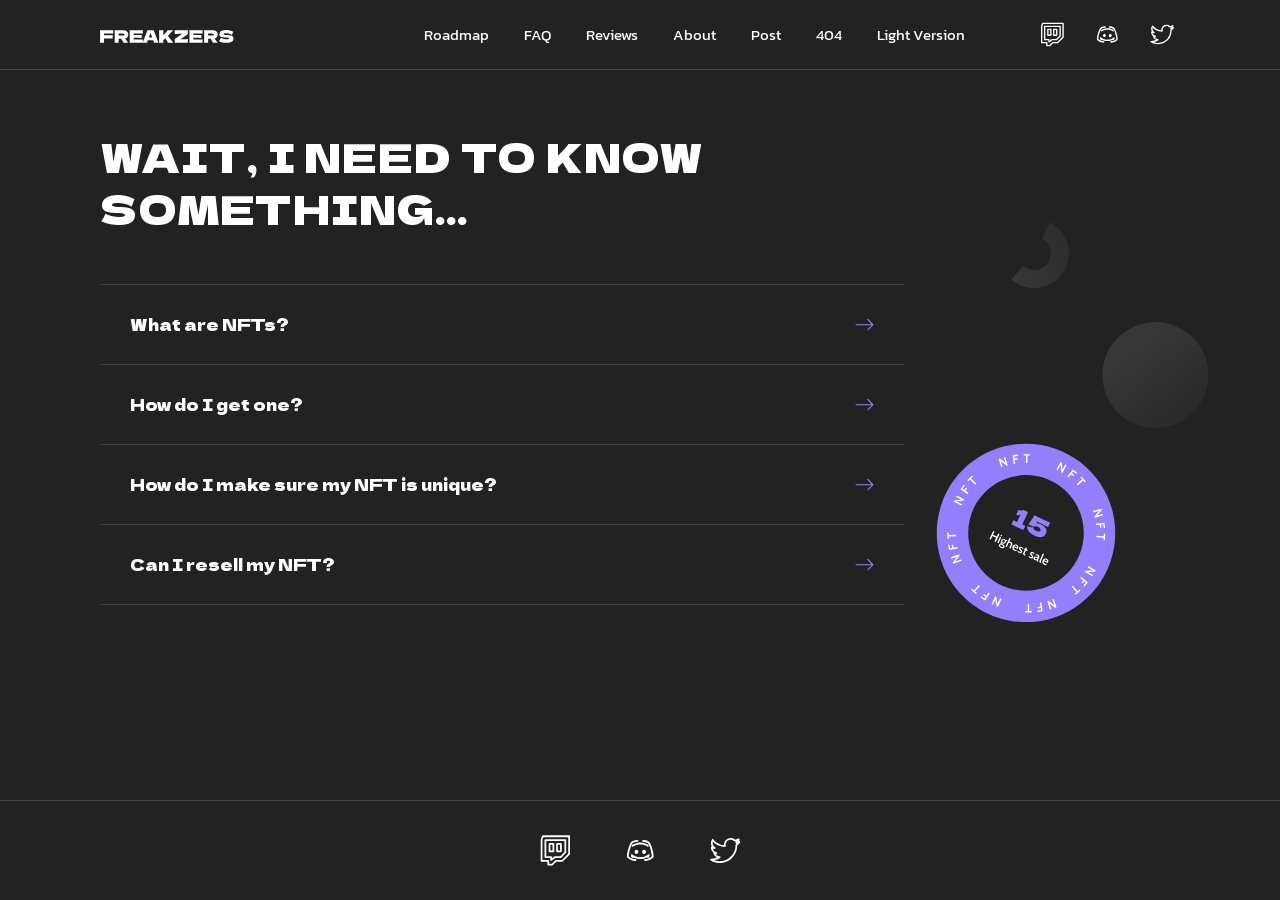
<file: dark/faq.html>
<!DOCTYPE html>
<html lang="en">
	
<!-- Mirrored from tf.bda.dev/freakzers/dark/faq.html by HTTrack Website Copier/3.x [XR&CO'2014], Fri, 10 May 2024 14:57:07 GMT -->
<!-- Added by HTTrack --><meta http-equiv="content-type" content="text/html;charset=utf-8" /><!-- /Added by HTTrack -->
<head>
	<meta charset="UTF-8" />
	<meta http-equiv="X-UA-Compatible" content="IE=edge" />
	<meta name="viewport" content="width=device-width, initial-scale=1.0" />
	<meta name="theme-color" media="(prefers-color-scheme: light)" content="white" />
	<meta name="theme-color" media="(prefers-color-scheme: dark)" content="#222222" />
	<!-- Google Fonts -->

	<!-- CSS Styles  -->
	<link href="https://fonts.googleapis.com/css2?family=Kanit:wght@400;500&amp;family=Dela+Gothic+One&amp;display=swap" rel="stylesheet" />
	<link rel="stylesheet" href="css/vendor/bootstrap.min.css" />
	<link rel="stylesheet" href="css/vendor/animate.css" />
	<link rel="stylesheet" href="css/vendor/owl.carousel.min.css" />
	<link rel="stylesheet" href="css/vendor/owl.theme.default.min.css" />
	<link rel="stylesheet" href="css/style.min5152.css?ver=1.0" />
	<link rel="icon" href="img/favicon_nft_dark.svg" />
	<title>FAQ</title>
</head>

	<body class="theme-dark">
		<header class="header">
	<div class="container">
		<nav class="header__navbar navbar navbar-expand-lg">
			<a class="navbar-brand" href="index-2.html">
				<img src="img/logo-dark.svg" alt="" />
			</a>
			<button class="navbar-toggler" type="button" data-bs-toggle="collapse" data-bs-target="#navbarContent" aria-controls="navbarContent" aria-expanded="false" aria-label="Toggle navigation">
				<span class="navbar-toggler-icon"></span>
			</button>
			<div class="collapse navbar-collapse" id="navbarContent">
				<ul class="navbar-nav list-unstyled">
					<li class="nav-item">
						<a class="nav-link" href="roadmap.html">Roadmap</a>
					</li>
					<li class="nav-item">
						<a class="nav-link" href="faq.html">FAQ</a>
					</li>
					<li class="nav-item">
						<a class="nav-link" href="reviews.html">Reviews</a>
					</li>
					<li class="nav-item">
						<a class="nav-link" href="about.html">About</a>
					</li>
					<li class="nav-item">
						<a class="nav-link" href="post.html">Post</a>
					</li>
					<li class="nav-item">
						<a class="nav-link" href="404.html">404</a>
					</li>
					<li class="nav-item">
						<a class="nav-link" href="../index.html">Light Version</a>
					</li>
				</ul>

				<div class="header__social"><ul class="social__list">
	<li class="social__item">
		<a class="d-flex text-decoration-none" href="#" target="_blank">
			<svg width="35" height="35">
				<use xlink:href="#twitch"></use>
			</svg>
			<span class="d-lg-none">Twitch</span>
		</a>
	</li>
	<li class="social__item">
		<a class="d-flex text-decoration-none" href="#" target="_blank">
			<svg width="35" height="35">
				<use xlink:href="#discord"></use>
			</svg>
			<span class="d-lg-none">Discord</span>
		</a>
	</li>
	<li class="social__item">
		<a class="d-flex text-decoration-none" href="#" target="_blank">
			<svg width="35" height="35">
				<use xlink:href="#twitter"></use>
			</svg>
			<span class="d-lg-none">Twitter</span>
		</a>
	</li>
</ul>
</div>

			</div>
		</nav>
	</div>
</header>


		<main class="main m-0 py-60">
			<section class="section-faq">
				<img class="section-faq__ornament" src="img/section-faq-ornament.svg" alt="" />
				<div class="section-faq__container container">
					<h2 class="section-faq__title nft-h2">Wait, I need to know <br />something…</h2>
					<div class="section-faq__wrapper row align-items-end">
						<ul class="section-faq__list list-unstyled col-sm-8 col-lg-9">
							<li class="section-faq__item wow animate__animated animate__fadeInUp" data-wow-delay="0.1s">
								<div class="section-faq__item-heading">
									<h3 class="section-faq__item-title">What are NFTs?</h3>
									<span class="section-faq__item-icon">
										<svg>
											<use xlink:href="#faq-icon"></use>
										</svg>
									</span>
								</div>
								<div class="section-faq__item-content">
									<p>NFTs (non-fungible tokens) are unique cryptographic tokens that exist on a blockchain and can’t be replicated. Nerd-to-human translation: NFTs are the code version of ownership papers. No one else has it but you.</p>
								</div>
							</li>
							<li class="section-faq__item wow animate__animated animate__fadeInUp" data-wow-delay="0.2s">
								<div class="section-faq__item-heading">
									<h3 class="section-faq__item-title">How do I get one?</h3>
									<span class="section-faq__item-icon">
										<svg>
											<use xlink:href="#faq-icon"></use>
										</svg>
									</span>
								</div>
								<div class="section-faq__item-content">
									<p>Pretty simple: you can buy them from us. Make sure you have a crypto wallet and some Ethereum there. We have more detailed instructions in our blog.</p>
								</div>
							</li>
							<li class="section-faq__item wow animate__animated animate__fadeInUp" data-wow-delay="0.3s">
								<div class="section-faq__item-heading">
									<h3 class="section-faq__item-title">How do I make sure my NFT is unique?</h3>
									<span class="section-faq__item-icon">
										<svg>
											<use xlink:href="#faq-icon"></use>
										</svg>
									</span>
								</div>
								<div class="section-faq__item-content">
									<p>Once you own it, you can do whatever you want - just like with stuff bought anywhere else. If you’d like to resell NFTs, read our step-by-step guide.</p>
								</div>
							</li>
							<li class="section-faq__item wow animate__animated animate__fadeInUp" data-wow-delay="0.4s">
								<div class="section-faq__item-heading">
									<h3 class="section-faq__item-title">Can I resell my NFT?</h3>
									<span class="section-faq__item-icon">
										<svg>
											<use xlink:href="#faq-icon"></use>
										</svg>
									</span>
								</div>
								<div class="section-faq__item-content">
									<p>NFTs are uniqueby definition. As the name suggests, they are non-fungible, i.e. one NFT is not equal to another and no two NFTs are the same.<br>
										However, there is a problem of how to verify the authenticity of the NFT and the artwork behind it. Fraudsters often sell NFTs without artists' consent.</p>
								</div>
							</li>
						</ul>
						<div class="section-faq__image col-sm-4 col-lg-3"></div>
					</div>
				</div>
			</section>
		</main>

		<footer class="footer">
	<div class="footer__container container">
		<div class="row">
			<div class="col-12">
				<div class="footer__social"><ul class="social__list">
	<li class="social__item">
		<a class="d-flex text-decoration-none" href="#" target="_blank">
			<svg width="35" height="35">
				<use xlink:href="#twitch"></use>
			</svg>
			<span class="d-lg-none">Twitch</span>
		</a>
	</li>
	<li class="social__item">
		<a class="d-flex text-decoration-none" href="#" target="_blank">
			<svg width="35" height="35">
				<use xlink:href="#discord"></use>
			</svg>
			<span class="d-lg-none">Discord</span>
		</a>
	</li>
	<li class="social__item">
		<a class="d-flex text-decoration-none" href="#" target="_blank">
			<svg width="35" height="35">
				<use xlink:href="#twitter"></use>
			</svg>
			<span class="d-lg-none">Twitter</span>
		</a>
	</li>
</ul>
</div>
			</div>
		</div>
	</div>
</footer>

<div class="scroll-to-top"></div>

<!-- Javascript Files -->
<script src="js/vendor/jquery-3.6.0.min.js"></script>
<script src="js/vendor/bootstrap.min.js"></script>
<script src="js/vendor/wow.min.js"></script>
<script src="js/vendor/owl.carousel.min.js"></script>
<script src="js/script5152.js?ver=1.0"></script>
<script>
	new WOW().init();
</script>

<svg viewBox="0 0 599 598" xmlns="http://www.w3.org/2000/svg" xmlns:xlink="http://www.w3.org/1999/xlink" style="display: none">
	<style>
		:root > svg {
			display: none;
		}
		:root > svg:target {
			display: block;
		}
	</style>
	<svg viewBox="0 0 43 43" fill="none" id="cards-icon" xmlns="http://www.w3.org/2000/svg">
		<rect width="43" height="43" rx="21.5" fill="currentColor" />
		<path
			d="M34.8 21.385v.377c-.186.46-.533.592-1.016.608a32.76 32.76 0 00-6.57.878c-.369.088-.727.22-1.1.334.223.906.559 1.715 1.062 2.44.33.477.723.91 1.09 1.36.236.29.277.621.107.922-.167.296-.489.472-.813.384a1.27 1.27 0 01-.52-.304 8.07 8.07 0 00-2.511-1.664c-.368-.151-.75-.266-1.142-.402-.07.199-.131.347-.175.5-.668 2.36-.95 4.777-1.05 7.217-.02.483-.147.833-.606 1.021h-.375c-.355-.164-.585-.402-.598-.832a33.399 33.399 0 00-.916-6.914c-.08-.326-.198-.642-.296-.956-.636.097-1.76.56-2.413 1.032-.47.339-.91.72-1.354 1.093-.482.405-1.153.234-1.314-.347-.097-.352.048-.626.289-.87a7.73 7.73 0 001.64-2.468c.16-.384.28-.785.425-1.197-.2-.07-.348-.13-.501-.173-2.35-.67-4.758-.954-7.19-1.055-.48-.02-.83-.148-1.016-.608v-.377c.163-.357.4-.587.829-.6a33.153 33.153 0 006.888-.919c.325-.079.64-.199 1.03-.322-.263-.63-.483-1.226-.756-1.796-.344-.715-.834-1.332-1.383-1.904-.406-.424-.368-.984.07-1.276.341-.226.73-.16 1.086.19a7.787 7.787 0 002.458 1.646c.383.16.783.28 1.192.426.07-.2.13-.349.174-.503.67-2.367.953-4.793 1.051-7.243.02-.478.164-.81.605-.994h.376c.459.187.612.533.605 1.021-.008.536.045 1.075.093 1.61.149 1.67.375 3.33.773 4.96.093.378.223.747.358 1.19.625-.261 1.211-.475 1.77-.745.721-.35 1.345-.845 1.921-1.402.414-.4.956-.373 1.257.048.242.339.18.747-.175 1.112a7.869 7.869 0 00-1.682 2.567c-.143.353-.25.72-.37 1.07.065.042.085.061.11.07.126.045.25.094.38.13 2.349.672 4.757.954 7.188 1.055.481.022.828.151 1.016.61zM21.384 15.68h-.049c-.031.13-.053.261-.097.386-.212.608-.4 1.227-.656 1.815-.248.572-.568.704-1.167.558-.46-.11-.91-.254-1.365-.382l-.23-.063c.148.557.3 1.081.426 1.611.145.604.014.93-.55 1.176-.595.259-1.22.45-1.833.667-.12.042-.245.067-.368.1.123.088.245.11.36.15.622.22 1.256.414 1.859.677.54.236.677.57.54 1.134-.113.469-.257.93-.387 1.396l-.067.235c.557-.15 1.078-.303 1.607-.43.619-.149.924-.02 1.182.573.252.581.437 1.19.647 1.79.046.132.07.27.106.406.091-.137.116-.277.162-.41.21-.598.395-1.208.648-1.789.255-.59.562-.709 1.184-.573.148.033.298.062.444.104.38.109.76.225 1.168.347l-.076-.255c-.133-.474-.278-.945-.393-1.422-.124-.51-.003-.802.455-1.056a6.4 6.4 0 01.979-.431c.44-.155.892-.274 1.419-.433-.216-.054-.352-.086-.489-.122-.69-.186-1.377-.384-1.993-.766-.345-.214-.472-.522-.39-.919.037-.184.071-.37.122-.55.112-.4.233-.797.359-1.223-.098.03-.164.052-.23.071-.481.136-.959.284-1.444.402-.504.123-.798-.002-1.05-.46a6.248 6.248 0 01-.422-.957c-.157-.446-.276-.904-.41-1.357z"
			fill="#fff"
		/></svg
	><svg viewBox="0 0 48 48" fill="none" id="cards-icon-2" xmlns="http://www.w3.org/2000/svg">
		<rect width="48" height="48" rx="24" fill="currentColor" />
		<path
			d="M11.656 38.987c-.522-.239-.672-.65-.655-1.21.08-2.602 1.144-4.73 3.043-6.469.729-.666 1.478-1.31 2.208-1.973.228-.207.433-.44.634-.675.508-.59.744-1.276.74-2.061-.008-2.773-.05-5.547.01-8.318.067-3.01 1.169-5.636 3.248-7.823.706-.743 1.569-1.256 2.608-1.414.026-.004.05-.029.075-.044h.898c.63.15 1.238.35 1.785.718.999.672 1.747 1.572 2.35 2.593 1.19 2.014 1.86 4.168 1.818 6.538-.044 2.453.034 4.909-.027 7.36-.033 1.293.44 2.279 1.365 3.109.838.753 1.695 1.486 2.508 2.264 1.76 1.685 2.686 3.75 2.767 6.196.018.557-.13.972-.655 1.21h-24.72zm7.72-5.543h9.281v-.413c0-4.678-.027-9.355.015-14.033.014-1.696-.324-3.283-1.046-4.799-.51-1.07-1.13-2.067-2.072-2.82-.638-.51-1.358-.83-2.161-.5-.467.191-.94.48-1.282.845-1.72 1.837-2.695 4.033-2.72 6.554-.05 4.946-.015 9.893-.015 14.84v.326zm15.826 3.79c-.01-.144-.01-.242-.024-.338-.18-1.322-.685-2.52-1.61-3.472-.976-1.005-2.05-1.916-3.083-2.867-.009-.008-.036.006-.06.01-.004.026-.014.054-.014.082-.001 2.115.001 4.229-.005 6.343-.001.21.084.246.267.245 1.057-.006 2.114-.003 3.17-.003h1.36zm-17.578-6.741c-.757.662-1.46 1.263-2.15 1.88-1.156 1.037-2.09 2.224-2.47 3.768-.084.345-.13.698-.203 1.093h.35c1.375 0 2.751-.006 4.128.006.268.003.354-.063.352-.345-.012-2.024-.007-4.048-.007-6.072v-.33zm1.764 6.714h9.27c0-.564-.015-1.102.005-1.639.01-.27-.066-.353-.346-.352-2.87.01-5.738.006-8.608.007-.104 0-.21.011-.32.017v1.967z"
			fill="#fff"
		/>
		<path d="M24.026 15.549a2.6 2.6 0 012.601 2.486c.025.55-.303.958-.807.999-.49.04-.891-.332-.94-.87-.048-.52-.385-.855-.858-.854-.483 0-.815.324-.867.845-.055.548-.442.913-.933.881-.51-.033-.844-.452-.815-1.02a2.598 2.598 0 012.619-2.467z" fill="#fff" /></svg
	><svg viewBox="0 0 48 48" fill="none" id="cards-icon-3" xmlns="http://www.w3.org/2000/svg">
		<rect width="48" height="48" rx="24" fill="currentColor" />
		<path
			d="M26.454 38.989h-.478c-.293-.051-.585-.11-.878-.151-2.486-.357-4.972-.712-7.459-1.066-1.835-.262-3.67-.519-5.506-.782-.586-.085-.83-.336-.92-.928-.061-.404-.111-.81-.168-1.214-.593-4.163-1.18-8.328-1.789-12.49-.073-.5.057-.85.406-1.199 3.651-3.637 7.29-7.287 10.94-10.926.433-.432.907-.823 1.363-1.233h.479c.263.045.525.097.79.135 4.33.62 8.662 1.236 12.993 1.855.657.093.896.337.989.995.178 1.273.356 2.547.537 3.82.466 3.275.924 6.553 1.41 9.825.077.516-.073.869-.427 1.222-3.638 3.623-7.262 7.258-10.898 10.883-.44.44-.921.837-1.384 1.254zm-5.008-6.942L32.23 21.265l-5.285-5.298-10.789 10.788c1.757 1.756 3.539 3.538 5.291 5.292zm4.147-17.396l-3.419-3.447-10.77 10.767 3.44 3.431 10.749-10.751zm.626 22.133l10.786-10.78-3.42-3.425-10.78 10.78c1.14 1.142 2.29 2.297 3.414 3.425zM15.244 28.46l-1.847 6.35 6.346-1.848-4.499-4.502zM28.67 15.032l4.502 4.509 1.85-6.358c-2.175.634-4.268 1.242-6.352 1.85zm3.334-2.797l.002-.066-7.242-1.037c.031.082.033.105.045.117.752.755 1.503 1.512 2.265 2.256.065.064.217.084.314.06.376-.091.747-.21 1.12-.318l3.496-1.012zm4.024 3.927c-.044.06-.06.074-.065.091-.447 1.532-.896 3.063-1.33 4.597-.027.093.037.25.112.327.696.713 1.404 1.415 2.11 2.12.05.049.11.086.223.174l-1.05-7.309zm-24.573 8.352a9.848 9.848 0 01-.104.066l1.04 7.237c.039-.045.058-.057.063-.073.449-1.538.9-3.076 1.338-4.618.025-.086-.035-.23-.103-.303-.305-.328-.63-.637-.942-.958-.434-.448-.862-.9-1.293-1.35zm4.955 11.249l.005.053 7.209 1.036a.559.559 0 00-.16-.263c-.676-.677-1.359-1.349-2.027-2.035-.146-.15-.272-.182-.47-.122-.792.24-1.59.462-2.384.694-.725.21-1.449.425-2.173.637z"
			fill="#fff"
		/></svg
	><svg viewBox="0 0 48 48" fill="none" id="cards-icon-4" xmlns="http://www.w3.org/2000/svg">
		<rect width="48" height="48" rx="24" fill="currentColor" />
		<path
			d="M14.486 29.362a1.133 1.133 0 001.607-1.597l-.075-.076c-.197-.198-.403-.388-.591-.594-.369-.404-.357-.935.017-1.284.338-.316.876-.294 1.239.065l.325.325c.614.62 1.616.622 2.23.002.479-.483.575-1.211.327-1.845a8.911 8.911 0 01-.523-1.935c-.532-3.576.51-6.64 3.192-9.04 2.776-2.483 6.072-3.176 9.6-2.04 3.706 1.193 6.009 3.812 6.729 7.659.866 4.63-1.536 9.06-5.87 10.905-2.777 1.181-5.563 1.054-8.286-.248-.218-.104-.33-.059-.483.093-2.605 2.613-5.214 5.221-7.821 7.832-.546.547-1 .556-1.54.015a7838.183 7838.183 0 01-5.48-5.478c-.44-.442-.431-.944.014-1.389.862-.858 1.721-1.719 2.579-2.582.585-.588 1.02-.59 1.603-.002.401.405.803.808 1.207 1.214zm.687 6.3c.097.097.258.106.355.009 2.581-2.58 5.163-5.16 7.743-7.741.427-.427.797-.482 1.313-.175 1.738 1.035 3.602 1.395 5.602 1.075 5.055-.808 8.147-6.26 6.248-11.025-1.357-3.403-4.63-5.43-8.321-5.15-4.03.303-7.311 3.715-7.46 7.754-.06 1.628.317 3.144 1.152 4.544.36.604.325.913-.168 1.407a4854.46 4854.46 0 01-5.601 5.607c-.476.476-.953.47-1.434-.009-.63-.626-1.256-1.255-1.883-1.881a.282.282 0 00-.397.005l-.563.553a1.119 1.119 0 00-.01 1.588l3.424 3.438z"
			fill="#fff"
		/>
		<path d="M28.81 26.677a5.883 5.883 0 01-5.885-5.933 5.885 5.885 0 015.926-5.865 5.898 5.898 0 015.875 5.92 5.895 5.895 0 01-5.915 5.878zm4.152-5.871c.019-2.283-1.819-4.158-4.09-4.173-2.301-.016-4.18 1.821-4.195 4.101a4.145 4.145 0 004.108 4.19 4.135 4.135 0 004.177-4.118z" fill="#fff" /></svg
	><svg viewBox="0 0 48 48" fill="none" id="cards-icon-5" xmlns="http://www.w3.org/2000/svg">
		<rect width="48" height="48" rx="24" fill="currentColor" />
		<path
			d="M38.988 25.578v1.736c-.039.294-.08.587-.116.88a13.905 13.905 0 01-2.566 6.523 1.172 1.172 0 01-.45.37c-.355.158-.733.046-.977-.237-.26-.3-.266-.68-.04-1.116 1.977-3.807 1.799-7.525-.47-11.154-.08-.127-.172-.245-.262-.364-.088-.118-.181-.232-.271-.348.461 1.15.81 2.31.94 3.53.332 3.095-.394 5.915-2.323 8.365-2.134 2.71-4.957 4.328-8.335 4.982-.564.108-1.14.162-1.71.241h-1.736c-.325-.04-.65-.078-.975-.121a13.901 13.901 0 01-6.455-2.577c-.427-.311-.532-.813-.28-1.21.26-.412.753-.519 1.238-.267.23.119.455.25.692.354 3.507 1.554 6.914 1.36 10.212-.602.351-.208.673-.466 1.009-.701a.457.457 0 00-.278.045c-1.04.454-2.12.756-3.249.876-3.222.341-6.127-.46-8.62-2.532-2.497-2.074-4.026-4.755-4.678-7.93-.13-.632-.194-1.276-.288-1.914v-1.795c.039-.274.081-.547.116-.822a13.886 13.886 0 012.566-6.521c.111-.154.278-.295.45-.372.356-.157.733-.045.977.238.26.302.267.682.04 1.116-1.98 3.808-1.798 7.527.471 11.154.157.25.348.479.523.717-.075-.33-.201-.623-.308-.922-.11-.31-.216-.622-.3-.94-.75-2.879-.525-5.68.892-8.302 2.035-3.765 5.316-5.857 9.442-6.716.563-.117 1.14-.163 1.711-.242h1.736c.097.017.194.044.292.05 1.494.113 2.927.471 4.309 1.047.97.404 1.877.92 2.736 1.526.334.236.555.52.491.949-.1.672-.76.914-1.437.563-3.647-1.893-7.251-1.801-10.799.272-.361.211-.691.477-1.035.717a.37.37 0 00.25-.034 11.166 11.166 0 013.515-.912c2.944-.257 5.638.442 7.985 2.243C36.351 17.515 38 20.31 38.7 23.667c.131.628.195 1.273.29 1.91zm-2.28-2.576l.073-.034c-.345-.79-.642-1.607-1.045-2.366-1.129-2.125-2.707-3.823-4.925-4.837-2.24-1.024-4.566-1.179-6.916-.453-2.21.682-3.99 1.972-5.205 3.976-.273.448-.705.618-1.144.437-.422-.174-.614-.59-.499-1.093.57-2.495 1.909-4.495 3.945-6.023.674-.505 1.406-.934 2.086-1.38.009-.001-.03-.006-.064.004-2.564.782-4.755 2.15-6.306 4.355-2.09 2.972-2.384 6.2-.997 9.547.724 1.745 1.903 3.15 3.538 4.139.479.29.66.7.485 1.15-.171.441-.596.627-1.141.501-2.742-.633-4.83-2.197-6.394-4.5-.322-.473-.6-.974-.899-1.463-.002.125.028.238.065.348a12.664 12.664 0 002.543 4.462c2.68 3.063 7.014 4.159 10.795 2.692 1.925-.747 3.487-1.953 4.575-3.73.291-.477.697-.659 1.15-.482.441.171.627.596.5 1.142-.636 2.753-2.213 4.845-4.524 6.412-.495.337-1.022.627-1.598.978.118-.026.166-.032.211-.046 1.782-.541 3.384-1.408 4.759-2.669 2.77-2.543 3.832-5.683 3.092-9.36-.521-2.587-1.915-4.637-4.196-6.036-.432-.265-.589-.697-.412-1.128.172-.421.59-.616 1.092-.5 2.505.574 4.511 1.919 6.04 3.97.475.634.88 1.323 1.316 1.987z"
			fill="#fff"
		/>
		<path d="M24.003 28.63a4.637 4.637 0 01-4.648-4.629 4.635 4.635 0 014.63-4.648 4.635 4.635 0 014.647 4.63 4.636 4.636 0 01-4.629 4.648zm2.876-4.636a2.895 2.895 0 00-2.869-2.887 2.896 2.896 0 00-2.902 2.884 2.897 2.897 0 002.869 2.887 2.897 2.897 0 002.902-2.884z" fill="#fff" /></svg
	><svg viewBox="0 0 43 43" fill="none" id="cards-icon-white" xmlns="http://www.w3.org/2000/svg">
		<rect width="43" height="43" rx="21.5" fill="#fff" />
		<path
			d="M34.8 21.385v.377c-.186.46-.533.592-1.016.608a32.76 32.76 0 00-6.57.878c-.369.088-.727.22-1.1.334.223.906.559 1.715 1.062 2.44.33.477.723.91 1.09 1.36.236.29.277.622.107.922-.167.296-.489.472-.813.384a1.27 1.27 0 01-.52-.304 8.07 8.07 0 00-2.511-1.664c-.368-.151-.75-.265-1.142-.402-.07.199-.131.348-.175.5-.668 2.36-.95 4.777-1.05 7.217-.02.483-.147.833-.606 1.021h-.375c-.355-.164-.585-.402-.598-.832a33.399 33.399 0 00-.916-6.914c-.08-.326-.198-.642-.296-.956-.636.097-1.76.56-2.413 1.032-.47.339-.91.72-1.354 1.093-.482.405-1.153.234-1.314-.347-.097-.352.048-.626.289-.87a7.73 7.73 0 001.64-2.468c.16-.384.28-.785.425-1.197-.2-.07-.348-.13-.501-.173-2.35-.67-4.758-.954-7.19-1.055-.48-.02-.83-.148-1.016-.608v-.377c.163-.357.4-.587.829-.6a33.153 33.153 0 006.888-.919c.325-.079.64-.199 1.03-.322-.263-.63-.483-1.226-.756-1.796-.344-.715-.834-1.332-1.383-1.904-.406-.424-.368-.984.07-1.275.341-.227.73-.16 1.086.188a7.787 7.787 0 002.458 1.647c.383.16.783.28 1.192.426.07-.2.13-.349.174-.503.67-2.367.953-4.793 1.051-7.243.02-.478.164-.81.605-.994h.376c.459.188.612.533.605 1.021-.008.536.045 1.075.093 1.61.149 1.67.375 3.33.773 4.96.093.378.223.747.358 1.19.625-.261 1.211-.475 1.77-.745.721-.35 1.345-.845 1.921-1.402.414-.4.956-.372 1.257.048.242.339.18.747-.175 1.112a7.869 7.869 0 00-1.682 2.567c-.143.353-.25.72-.37 1.07.065.042.085.061.11.07.126.045.25.094.38.13 2.349.672 4.757.954 7.188 1.055.481.022.828.151 1.016.61zM21.384 15.68h-.049c-.031.13-.053.262-.097.387-.212.607-.4 1.226-.656 1.814-.248.572-.568.704-1.167.559-.46-.112-.91-.255-1.365-.383l-.23-.063c.148.558.3 1.081.426 1.611.145.604.014.931-.55 1.176-.595.259-1.22.45-1.833.667-.12.042-.245.067-.368.1.123.088.245.11.36.15.622.22 1.256.414 1.859.677.54.236.677.57.54 1.134-.113.47-.257.93-.387 1.396l-.067.235c.557-.15 1.078-.303 1.607-.43.619-.149.924-.02 1.182.573.252.581.437 1.19.647 1.79.046.132.07.27.106.406.091-.137.116-.277.162-.41.21-.598.395-1.208.648-1.789.255-.59.562-.709 1.184-.573.148.033.298.062.444.104.38.109.76.225 1.168.347l-.076-.255c-.133-.474-.278-.945-.393-1.422-.124-.51-.003-.802.455-1.056a6.39 6.39 0 01.979-.431c.44-.155.892-.274 1.419-.433-.216-.054-.352-.086-.489-.122-.69-.186-1.377-.384-1.993-.766-.345-.214-.472-.522-.39-.918.037-.185.071-.37.122-.551.112-.4.233-.797.359-1.223-.098.03-.164.052-.23.071-.481.136-.959.284-1.444.402-.504.123-.798-.002-1.05-.46a6.248 6.248 0 01-.422-.957c-.157-.446-.276-.904-.41-1.357z"
			fill="currentColor"
		/></svg
	><svg viewBox="0 0 19 13" fill="none" id="carousel-next" xmlns="http://www.w3.org/2000/svg"><path fill-rule="evenodd" clip-rule="evenodd" d="M13.167.273L19 6.216v.84L13.167 13l-.825-.84 4.837-4.93H0V6.041h17.18l-4.84-4.928.825-.84h.002z" fill="currentColor" /></svg
	><svg viewBox="0 0 19 13" fill="none" id="carousel-prev" xmlns="http://www.w3.org/2000/svg"><path fill-rule="evenodd" clip-rule="evenodd" d="M5.833 12.727L0 6.784v-.84L5.833 0l.825.84-4.837 4.93H19v1.189H1.82l4.84 4.928-.825.84h-.002z" fill="currentColor" /></svg
	><svg viewBox="0 0 35 35" fill="none" id="discord" xmlns="http://www.w3.org/2000/svg">
		<path
			d="M6.933 21.691c.002-1.124.21-2.223.47-3.31.227-.949.484-1.892.77-2.826.402-1.316.875-2.606 1.515-3.83.403-.77 1.053-1.255 1.815-1.61 1.134-.53 2.339-.743 3.58-.767a.715.715 0 01.748.718c.002.398-.305.707-.721.725-.956.043-1.889.185-2.784.546-.824.332-1.415.89-1.732 1.716-.345.898-.692 1.798-.99 2.713A33.256 33.256 0 008.5 20.295c-.092.528-.119 1.069-.174 1.604-.017.16.049.281.178.374 1.182.847 2.447 1.523 3.869 1.872.337.083.676.089 1.018-.044a.7.7 0 01.905.401c.15.38-.014.774-.39.946-.655.3-1.328.236-1.993.07-1.685-.423-3.17-1.248-4.538-2.298-.338-.26-.41-.639-.441-1.03-.011-.166 0-.333 0-.499z"
			fill="currentColor"
		/>
		<path
			d="M27.727 21.69c-.04.322-.05.651-.131.963-.05.194-.167.41-.32.53-1.437 1.127-3.012 1.996-4.814 2.385-.583.126-1.174.143-1.74-.119-.368-.169-.542-.54-.413-.923.115-.341.515-.573.872-.439.525.2 1.027.101 1.521-.058 1.166-.374 2.24-.936 3.25-1.629.275-.189.4-.4.345-.727-.16-.962-.278-1.934-.486-2.886a47.557 47.557 0 00-.828-3.16 18.122 18.122 0 00-1.033-2.758c-.3-.627-.739-1.097-1.363-1.395-.784-.374-1.615-.566-2.474-.644-.2-.018-.398-.028-.598-.04-.418-.022-.736-.348-.725-.744a.721.721 0 01.75-.698c1.522.049 2.982.337 4.292 1.169.53.337.93.796 1.184 1.368.348.782.705 1.563 1.002 2.364a32.79 32.79 0 011.246 4.283c.227 1.039.424 2.084.463 3.158z"
			fill="currentColor"
		/>
		<path
			d="M12.102 22.89c-.32.4-.678.518-1.017.32a1.611 1.611 0 01-.381-.344 2.992 2.992 0 01-.734-1.712.711.711 0 01.38-.692c.306-.152.595-.11.858.101a9.486 9.486 0 002.272 1.35c1.567.66 3.203.846 4.885.698 1.673-.147 3.194-.715 4.57-1.67.17-.117.33-.246.495-.37.291-.221.616-.255.892-.08.287.183.357.455.315.78a2.986 2.986 0 01-.935 1.824c-.31.294-.802.274-1.054-.065-.1-.135-.18-.13-.31-.063a10.162 10.162 0 01-3.749 1.092c-1.92.177-3.798-.002-5.592-.769-.3-.127-.594-.265-.895-.4z"
			fill="currentColor"
		/>
		<path
			d="M23.176 14.498c-.145-.058-.302-.096-.433-.177-1.88-1.16-3.926-1.633-6.12-1.454-1.713.14-3.319.642-4.812 1.5a.737.737 0 01-1.01-.254.722.722 0 01.261-.99c1.286-.755 2.67-1.243 4.13-1.524 1.88-.361 3.744-.303 5.584.247.985.295 1.913.72 2.784 1.27.315.2.436.513.336.839-.1.316-.37.51-.72.543z"
			fill="currentColor"
		/>
		<path d="M20.26 20.174c-.45-.003-.802-.202-1.086-.54-.498-.595-.512-1.557-.035-2.169.648-.83 1.794-.755 2.335.153.412.69.293 1.607-.279 2.17-.24.235-.598.383-.935.386z" fill="currentColor" />
		<path d="M14.431 20.182c-.642-.037-1.049-.327-1.32-.824-.403-.74-.183-1.748.483-2.22a1.33 1.33 0 011.689.104c.89.816.66 2.406-.434 2.834-.15.059-.317.081-.418.106z" fill="currentColor" /></svg
	><svg viewBox="0 0 19 14" fill="none" id="faq-icon" xmlns="http://www.w3.org/2000/svg"><path fill-rule="evenodd" clip-rule="evenodd" d="M13.167 13.596L19 7.653v-.84L13.167.869l-.825.84 4.837 4.93H0v1.189h17.18l-4.84 4.928.825.84h.002z" fill="currentColor" /></svg
	><svg viewBox="0 0 22 22" fill="none" id="menu-close" xmlns="http://www.w3.org/2000/svg">
		<path d="M2.109 22L22 2.46 19.976.47.084 20.011 2.11 22z" fill="#222" />
		<path d="M0 1.989l19.891 19.54 2.025-1.989L2.024 0 0 1.989z" fill="#222" /></svg
	><svg viewBox="0 0 22 22" fill="none" id="menu-close-dark" xmlns="http://www.w3.org/2000/svg">
		<path d="M2.109 22L22 2.46 19.976.47.084 20.011 2.11 22z" fill="#fff" />
		<path d="M0 1.989l19.891 19.54 2.025-1.989L2.024 0 0 1.989z" fill="#fff" /></svg
	><svg viewBox="0 0 29 22" fill="none" id="menu-open" xmlns="http://www.w3.org/2000/svg">
		<path d="M0 12.476h29V9.524H0v2.952z" fill="#222" />
		<path d="M0 2.951h29V0H0v2.951z" fill="#222" />
		<path fill-rule="evenodd" clip-rule="evenodd" d="M0 22h29v-2.951H0V22z" fill="#222" /></svg
	><svg viewBox="0 0 29 22" fill="none" id="menu-open-dark" xmlns="http://www.w3.org/2000/svg">
		<path d="M0 12.476h29V9.524H0v2.952z" fill="#fff" />
		<path d="M0 2.951h29V0H0v2.951z" fill="#fff" />
		<path fill-rule="evenodd" clip-rule="evenodd" d="M0 22h29v-2.951H0V22z" fill="#fff" /></svg
	><svg viewBox="0 0 599 598" fill="none" id="nft-circle" xmlns="http://www.w3.org/2000/svg">
		<circle cx="297" cy="296.5" r="255.5" stroke="currentColor" stroke-width="38" />
		<path
			d="M467.962 487.348a98.55 98.55 0 002.654 3.08c.295.327.611.514.948.559a.993.993 0 00.863-.252c.245-.221.353-.52.323-.897-.024-.369-.191-.757-.503-1.162a74.054 74.054 0 00-1.062-1.224 45.538 45.538 0 00-1.541-1.62l2.663-2.4a74.226 74.226 0 002.643 3.111 74.445 74.445 0 002.84 2.973c-.51.42-.895.747-1.155.981-.275.248-.64.597-1.096 1.048l-1.799-1.347c.365.748.492 1.427.383 2.038a2.667 2.667 0 01-.879 1.579c-.446.402-.922.649-1.43.743a2.474 2.474 0 01-1.448-.128 3.272 3.272 0 01-1.271-.894l-1.446-1.605a53.352 53.352 0 00-2.195-2.323l2.508-2.26z"
			fill="#fff"
		/>
		<path
			d="M463.797 502.532a.54.54 0 00-.099-.17.472.472 0 00-.397-.181c-.165.018-.341.103-.528.254l-1.54 1.245-1.669-2.065a32.824 32.824 0 001.615-1.151 177.486 177.486 0 00-3.63-4.299l2.764-2.235c.734.924 1.9 2.373 3.497 4.348.157-.14.421-.385.793-.737l1.669 2.064-.828.67.179.221c.491.607.784 1.225.881 1.854a3.11 3.11 0 01-.243 1.798c-.267.576-.685 1.093-1.252 1.552a6.555 6.555 0 01-1.549.925 32.727 32.727 0 00-1.259-2.512l-.213-.407c.29.01.569-.035.835-.135.266-.086.484-.198.655-.336.14-.114.237-.231.293-.353a.459.459 0 00.026-.35z"
			fill="#fff"
		/>
		<path
			d="M449.395 509.261a96.265 96.265 0 002.111-1.383l-.929-1.29c-.32-.435-.664-.71-1.033-.823-.371-.1-.799.028-1.282.383a3.541 3.541 0 00-.497.439 10.22 10.22 0 00-.617-.942 57.792 57.792 0 00-.753-.973c.307-.325.576-.585.806-.779.23-.193.538-.432.925-.716.943-.693 1.777-.959 2.504-.798.724.175 1.385.67 1.983 1.484l1.489 2.051c.367-.294.744-.608 1.132-.943l1.572 2.14c-.419.308-.676.701-.771 1.18-.095.48-.034.925.182 1.337l-3.288 2.416c-.003-.866.12-1.652.371-2.357l-2.333 1.714-1.572-2.14z"
			fill="#fff"
		/>
		<path
			d="M434.135 517.658c-.282-.425-.632-.692-1.049-.801-.426-.104-.895 0-1.408.312a2.092 2.092 0 00-.663.613 2.403 2.403 0 00-.319.862c-.897.159-1.896.433-2.994.82-.119-.829.048-1.633.5-2.411.443-.773 1.198-1.484 2.266-2.133 1.427-.868 2.685-1.176 3.774-.926 1.089.251 1.963.919 2.623 2.004.66 1.085.851 2.169.572 3.251-.278 1.082-1.13 2.057-2.557 2.925-1.068.649-2.047.993-2.937 1.031-.899.043-1.689-.179-2.371-.665a25.502 25.502 0 002.106-2.282c.318.1.619.133.904.101.29-.025.575-.122.857-.294.513-.311.821-.68.925-1.106.095-.421.019-.854-.229-1.301z"
			fill="#fff"
		/>
		<path
			d="M417.894 522.059c1.51-.801 2.806-1.047 3.887-.737 1.077.323 1.915 1.05 2.515 2.181.586 1.104.708 2.189.366 3.252-.35 1.069-1.28 2.004-2.791 2.805-1.016.539-1.953.821-2.811.846-.863.038-1.607-.139-2.234-.531-.622-.383-1.118-.924-1.488-1.622-.605-1.139-.71-2.255-.315-3.347.385-1.087 1.342-2.036 2.871-2.847zm1.141 2.281c-.574.305-.93.669-1.067 1.093-.138.423-.085.865.159 1.324.229.433.558.712.986.836.433.133.936.047 1.51-.258.575-.304.922-.664 1.041-1.078.12-.415.063-.843-.171-1.284-.244-.46-.571-.756-.981-.89-.41-.133-.903-.047-1.477.257z"
			fill="#fff"
		/>
		<path d="M407.941 533.859a179.82 179.82 0 00-1.16-2.504 122.37 122.37 0 00-1.406-2.92l3.204-1.506.707 1.54a409.792 409.792 0 001.805 3.909c.408.869.996 2.095 1.763 3.68l.702 1.459-3.203 1.507a255.368 255.368 0 00-1.454-3.163c-.425-.905-.744-1.572-.958-2.002z" fill="#fff" />
		<path d="M399.507 537.569c-.227-.555-.584-1.403-1.071-2.544a118.306 118.306 0 00-1.301-2.967l3.256-1.391.652 1.564a408.532 408.532 0 001.664 3.971c.377.883.921 2.129 1.631 3.74l.65 1.484-3.255 1.391c-.54-1.314-.987-2.385-1.34-3.212-.393-.92-.688-1.598-.886-2.036z" fill="#fff" />
		<path
			d="M253.701 547.439a100.296 100.296 0 00-.812 3.984c-.078.433-.032.797.138 1.092.16.293.403.469.728.528.324.058.627-.039.906-.294.278-.244.482-.614.612-1.108a71.62 71.62 0 00.318-1.589c.121-.669.234-1.406.339-2.21l3.527.637a74.866 74.866 0 00-.844 3.994 76.134 76.134 0 00-.613 4.066 35.615 35.615 0 00-1.482-.314 33.771 33.771 0 00-1.499-.225l-.036-2.247c-.369.746-.828 1.262-1.378 1.549a2.667 2.667 0 01-1.787.272c-.59-.107-1.078-.332-1.463-.676a2.487 2.487 0 01-.784-1.225 3.265 3.265 0 01-.07-1.552l.384-2.125c.237-1.309.401-2.362.495-3.158l3.321.601z"
			fill="#fff"
		/>
		<path
			d="M239.142 553.437a.542.542 0 00.075-.183.475.475 0 00-.1-.425c-.116-.119-.29-.207-.524-.262l-1.927-.456.611-2.584c.792.259 1.425.45 1.9.573a178.63 178.63 0 001.178-5.502l3.459.819a770.47 770.47 0 00-1.299 5.427c.207.038.563.097 1.068.175l-.611 2.584-1.036-.245-.066.277c-.18.759-.488 1.369-.926 1.831a3.115 3.115 0 01-1.572.908c-.619.141-1.283.127-1.994-.041a6.518 6.518 0 01-1.678-.659c.363-.664.768-1.509 1.216-2.533l.191-.417c.17.235.376.428.618.578.23.157.452.261.667.312.175.041.328.046.458.016a.457.457 0 00.292-.193z"
			fill="#fff"
		/>
		<path
			d="M225.009 546.162c.868.311 1.664.585 2.386.823l.452-1.525c.148-.519.155-.959.019-1.32-.148-.355-.511-.615-1.088-.78a3.511 3.511 0 00-.651-.123c.14-.345.263-.7.367-1.066.05-.173.153-.57.31-1.19.445.044.814.097 1.108.161.294.063.672.161 1.133.293 1.125.322 1.846.819 2.163 1.492.305.68.318 1.506.041 2.477l-.712 2.433c.457.11.937.216 1.438.318l-.73 2.552c-.5-.143-.969-.105-1.406.113a1.973 1.973 0 00-.946.962l-3.922-1.122c.683-.533 1.38-.916 2.091-1.149l-2.783-.796.73-2.553z"
			fill="#fff"
		/>
		<path
			d="M209.029 539.232c.164-.484.162-.924-.008-1.321-.178-.4-.548-.708-1.108-.922a2.09 2.09 0 00-.891-.149c-.289.028-.581.12-.876.275-.676-.613-1.503-1.235-2.481-1.867.583-.601 1.321-.961 2.213-1.08.882-.122 1.906.04 3.074.488 1.559.597 2.573 1.403 3.041 2.418.468 1.015.474 2.115.02 3.301-.455 1.186-1.195 2-2.221 2.442-1.026.442-2.319.364-3.878-.233-1.168-.448-2.039-1.012-2.613-1.692-.584-.685-.892-1.445-.925-2.282a25.55 25.55 0 003.094.269c.116.313.274.571.473.776.197.215.449.381.757.499.56.215 1.041.233 1.441.054.391-.182.687-.507.888-.976z"
			fill="#fff"
		/>
		<path
			d="M195.61 529.077c1.559.705 2.546 1.579 2.962 2.624.404 1.049.342 2.157-.186 3.323-.515 1.139-1.298 1.899-2.348 2.28-1.059.377-2.368.213-3.926-.491-1.048-.474-1.844-1.043-2.389-1.707-.559-.658-.874-1.355-.948-2.091-.077-.726.047-1.449.372-2.169.532-1.176 1.35-1.941 2.455-2.298 1.096-.36 2.432-.184 4.008.529zm-1.105 2.299c-.592-.268-1.098-.327-1.517-.176-.42.15-.737.463-.951.936-.202.447-.221.877-.057 1.292.16.423.536.769 1.128 1.037.592.267 1.089.322 1.49.163s.705-.466.911-.921c.214-.474.248-.914.103-1.32-.146-.406-.515-.743-1.107-1.011z"
			fill="#fff"
		/>
		<path d="M180.188 528.426c.282-.53.705-1.347 1.27-2.451a117.87 117.87 0 001.449-2.898l3.151 1.613-.785 1.502a430.51 430.51 0 00-1.987 3.819c-.438.854-1.048 2.07-1.832 3.646l-.724 1.449-3.152-1.613a254.161 254.161 0 001.612-3.084c.455-.89.788-1.551.998-1.983z" fill="#fff" />
		<path d="M172.092 524.025c.3-.519.753-1.32 1.356-2.403.726-1.302 1.243-2.25 1.552-2.845l3.092 1.724-.839 1.473a424.975 424.975 0 00-2.122 3.746 377.72 377.72 0 00-1.96 3.578l-.776 1.422-3.092-1.723a257.275 257.275 0 001.721-3.025c.487-.874.843-1.523 1.068-1.947z" fill="#fff" />
		<path
			d="M161.574 515.08l4.152 2.583c.165-.416.189-.824.074-1.226-.129-.398-.44-.751-.932-1.057a2.948 2.948 0 00-1.133-.422 2.218 2.218 0 00-1.124.131c-.395-.634-.963-1.406-1.704-2.315.633-.431 1.408-.608 2.326-.531.905.08 1.913.466 3.025 1.158 1.444.898 2.307 1.895 2.591 2.99.271 1.099.068 2.192-.608 3.278-.661 1.062-1.541 1.71-2.641 1.944-1.1.234-2.375-.1-3.827-1.004-.866-.539-1.528-1.151-1.985-1.835-.457-.685-.694-1.392-.712-2.122-.022-.72.172-1.412.584-2.074.138-.221.249-.381.335-.481l1.579.983zm1.217 3.495c.425.264.823.4 1.195.408.372.008.701-.094.985-.306l-3.005-1.87c-.068.335-.037.655.092.959.124.312.368.582.733.809z"
			fill="#fff"
		/>
		<path
			d="M152.539 509.436c.279-.428.385-.855.319-1.282-.075-.432-.357-.821-.846-1.167a2.083 2.083 0 00-.827-.364 2.366 2.366 0 00-.917.05c-.504-.761-1.151-1.568-1.944-2.422.714-.438 1.518-.605 2.411-.5.885.1 1.838.51 2.859 1.232 1.363.964 2.147 1.995 2.35 3.094.203 1.099-.063 2.166-.796 3.203-.733 1.037-1.651 1.643-2.755 1.818-1.103.176-2.337-.219-3.7-1.183-1.021-.722-1.726-1.483-2.114-2.285-.397-.807-.508-1.62-.333-2.439.836.358 1.813.7 2.931 1.025.035.331.124.621.267.869.138.256.341.479.61.67.49.346.951.482 1.383.408.424-.08.792-.322 1.102-.727z"
			fill="#fff"
		/>
		<path
			d="M136.976 499.501c.686.616 1.318 1.171 1.897 1.665l.995-1.24c.334-.424.507-.829.518-1.215-.003-.384-.24-.762-.712-1.133a3.458 3.458 0 00-.555-.361c.26-.266.508-.548.743-.847.111-.141.357-.47.737-.985.396.21.717.399.965.569.248.17.561.403.938.7.919.724 1.398 1.458 1.436 2.201.025.745-.275 1.514-.9 2.307l-1.58 1.983c.381.275.785.554 1.21.838l-1.643 2.086c-.408-.321-.856-.464-1.343-.428-.487.037-.9.214-1.24.532l-3.205-2.524c.834-.234 1.624-.325 2.371-.271l-2.274-1.791 1.642-2.086z"
			fill="#fff"
		/>
		<path
			d="M129.174 497.604c.478.41.735.833.768 1.27.027.431-.123.836-.448 1.216-.319.372-.696.582-1.132.63-.444.041-.905-.143-1.383-.553-.456-.39-.698-.814-.727-1.273-.035-.451.104-.859.416-1.224.325-.38.707-.586 1.144-.62.437-.034.891.151 1.362.554zm7.224-5.762a93.32 93.32 0 00-2.675 2.963 82.664 82.664 0 00-2.641 3.268l-2.734-2.341a78.675 78.675 0 002.823-3.113 91.257 91.257 0 002.515-3.099l2.712 2.322z"
			fill="#fff"
		/>
		<path
			d="M126.423 482.722c1.244 1.173 1.893 2.322 1.947 3.445.04 1.123-.379 2.151-1.257 3.082-.858.909-1.845 1.373-2.962 1.392-1.125.011-2.309-.57-3.553-1.743-.837-.789-1.405-1.586-1.704-2.391-.314-.804-.385-1.566-.215-2.285.163-.713.515-1.356 1.057-1.931.886-.938 1.909-1.396 3.069-1.373 1.154.015 2.36.617 3.618 1.804zm-1.793 1.814c-.473-.446-.932-.666-1.377-.66-.446.006-.847.198-1.204.576-.336.356-.494.757-.474 1.202.013.453.256.902.729 1.348.473.446.925.659 1.356.639.431-.019.818-.211 1.161-.575.357-.378.532-.783.527-1.214-.006-.432-.245-.87-.718-1.316z"
			fill="#fff"
		/>
		<path
			d="M114.814 471.258a100.308 100.308 0 00-3.025 2.717c-.321.301-.501.621-.54.96a.997.997 0 00.271.857c.226.241.527.342.903.304.369-.031.753-.206 1.152-.526.567-.506.968-.868 1.201-1.087.496-.466 1.025-.99 1.588-1.574l2.454 2.613a74.566 74.566 0 00-3.056 2.706 75.42 75.42 0 00-2.914 2.901c-.43-.502-.764-.88-1.004-1.135-.253-.27-.61-.628-1.07-1.074l1.31-1.826c-.741.38-1.417.521-2.03.424a2.663 2.663 0 01-1.597-.846c-.411-.437-.668-.909-.773-1.414a2.49 2.49 0 01.099-1.451 3.29 3.29 0 01.868-1.289l1.575-1.478a54.357 54.357 0 002.277-2.242l2.311 2.46z"
			fill="#fff"
		/>
		<path
			d="M75.066 414.744a98.708 98.708 0 00-3.648 1.796c-.39.203-.65.462-.78.777a.995.995 0 00.028.899c.153.292.415.471.787.537.364.07.78.006 1.252-.194a74.56 74.56 0 001.45-.721 45.059 45.059 0 001.956-1.085l1.654 3.181a73.02 73.02 0 00-3.675 1.776 75.403 75.403 0 00-3.591 2.003 36.65 36.65 0 00-.66-1.365 34.5 34.5 0 00-.738-1.323l1.755-1.404c-.816.165-1.505.118-2.068-.141a2.67 2.67 0 01-1.308-1.247c-.277-.532-.397-1.056-.36-1.571.027-.51.19-.967.487-1.37a3.283 3.283 0 011.185-1.005l1.916-.997a53.595 53.595 0 002.8-1.54l1.558 2.994z"
			fill="#fff"
		/>
		<path
			d="M61.414 406.898a.544.544 0 00.19-.053.47.47 0 00.274-.339c.024-.165-.013-.356-.112-.575l-.819-1.803 2.418-1.097c.28.784.515 1.402.709 1.852a177.86 177.86 0 005.072-2.434l1.47 3.237a701.009 701.009 0 00-5.087 2.293c.096.187.267.504.514.952l-2.417 1.098-.44-.97-.26.118c-.71.322-1.382.451-2.015.387a3.108 3.108 0 01-1.68-.687c-.49-.403-.886-.937-1.188-1.602a6.518 6.518 0 01-.505-1.731 32.97 32.97 0 002.747-.588l.447-.104a2.16 2.16 0 00-.078.843c.016.278.07.517.16.717.075.164.164.288.269.373a.46.46 0 00.33.113z"
			fill="#fff"
		/>
		<path
			d="M58.52 391.269c.285.876.554 1.673.808 2.39l1.482-.576c.502-.2.854-.464 1.057-.793.19-.334.173-.779-.05-1.337a3.525 3.525 0 00-.3-.59c.358-.1.714-.221 1.067-.362.167-.066.544-.228 1.131-.484.238.379.421.704.551.976.13.271.284.629.462 1.075.434 1.087.481 1.961.143 2.624-.352.657-.996 1.173-1.934 1.547l-2.36.926c.193.429.402.873.628 1.332l-2.465.985c-.193-.483-.51-.831-.95-1.043a1.971 1.971 0 00-1.34-.159l-1.512-3.79c.84.214 1.569.532 2.189.952l-1.074-2.689 2.466-.984z"
			fill="#fff"
		/>
		<path
			d="M54.223 374.389c.483-.166.83-.437 1.04-.814.207-.386.224-.866.051-1.441a2.084 2.084 0 00-.427-.795c-.2-.212-.451-.387-.754-.526.071-.909.057-1.944-.042-3.104.833.094 1.569.457 2.208 1.089.637.623 1.135 1.533 1.496 2.73.481 1.599.464 2.894-.052 3.885-.516.991-1.383 1.669-2.599 2.036-1.216.366-2.312.278-3.29-.263-.977-.541-1.707-1.611-2.189-3.21-.36-1.197-.447-2.231-.26-3.102.184-.88.597-1.589 1.24-2.127.438.797.997 1.668 1.678 2.611a2.183 2.183 0 00-.323.85c-.05.286-.027.588.068.904.173.574.453.965.839 1.172.383.198.822.233 1.316.105z"
			fill="#fff"
		/>
		<path
			d="M54.042 357.562c.396 1.664.309 2.98-.263 3.949-.583.961-1.497 1.59-2.742 1.886-1.216.289-2.296.135-3.24-.462-.947-.608-1.618-1.743-2.014-3.407-.266-1.118-.304-2.096-.112-2.933.179-.845.537-1.521 1.074-2.029.527-.506 1.175-.85 1.944-1.033 1.254-.299 2.36-.12 3.319.535.956.647 1.634 1.811 2.034 3.494zm-2.494.532c-.15-.632-.414-1.068-.79-1.307-.375-.24-.816-.299-1.322-.179-.477.114-.829.362-1.056.745-.237.385-.28.894-.13 1.527.15.632.411 1.058.782 1.278.371.22.8.272 1.286.157.506-.121.875-.363 1.107-.727.232-.363.273-.861.123-1.494z"
			fill="#fff"
		/>
		<path d="M45.12 344.964c.592-.101 1.497-.266 2.716-.495a124.18 124.18 0 003.179-.627l.653 3.479-1.669.298c-1.832.324-3.244.579-4.236.765-.944.177-2.279.438-4.005.783l-1.59.313-.652-3.479c1.399-.242 2.54-.447 3.425-.613.983-.184 1.71-.326 2.18-.424z" fill="#fff" />
		<path d="M43.647 335.869a174.75 174.75 0 002.73-.397c1.474-.223 2.54-.394 3.2-.514l.529 3.5-1.678.239c-1.842.258-3.263.462-4.262.613-.949.144-2.292.357-4.03.639l-1.599.257-.529-3.5c1.407-.192 2.556-.356 3.446-.49.989-.15 1.72-.265 2.193-.347z" fill="#fff" />
		<path
			d="M44.287 322.076l.497 4.865c.43-.124.768-.355 1.015-.692.236-.346.325-.807.266-1.384a2.946 2.946 0 00-.36-1.154 2.218 2.218 0 00-.79-.809c.26-.7.522-1.622.787-2.765.728.238 1.343.743 1.844 1.516.49.764.802 1.798.935 3.101.173 1.691-.087 2.984-.78 3.879-.703.886-1.692 1.394-2.965 1.525-1.243.127-2.294-.173-3.153-.9-.858-.726-1.374-1.94-1.548-3.641-.104-1.015-.024-1.912.238-2.693.261-.781.676-1.401 1.242-1.861.556-.459 1.222-.728 1.998-.807.259-.027.454-.037.585-.03l.19 1.85zm-2.02 3.102c.05.497.187.895.408 1.194.222.299.504.497.845.593l-.36-3.522c-.306.152-.54.372-.701.66-.172.289-.236.647-.192 1.075z"
			fill="#fff"
		/>
		<path
			d="M43.222 311.477c.509-.042.912-.219 1.208-.532.297-.324.432-.785.406-1.384a2.093 2.093 0 00-.218-.877 2.383 2.383 0 00-.6-.694c.293-.864.535-1.87.726-3.019.783.296 1.407.83 1.87 1.601.464.76.722 1.765.776 3.014.072 1.668-.265 2.919-1.01 3.752-.745.833-1.752 1.276-3.02 1.331-1.27.055-2.31-.301-3.124-1.067-.814-.765-1.257-1.982-1.328-3.651-.054-1.249.117-2.272.513-3.07.396-.807.97-1.393 1.726-1.756.228.881.556 1.863.983 2.946-.24.23-.415.478-.524.743-.119.265-.17.563-.157.893.026.599.2 1.047.524 1.343.322.287.739.429 1.25.427z"
			fill="#fff"
		/>
		<path
			d="M41.557 293.088a99 99 0 00-.156 2.519l1.59.029c.54.004.965-.107 1.278-.334.302-.238.455-.656.46-1.256a3.523 3.523 0 00-.054-.661c.37.043.745.067 1.125.07.18.001.59-.005 1.23-.02.076.441.123.812.14 1.112.017.3.024.69.02 1.17-.01 1.17-.297 1.997-.861 2.483-.575.475-1.367.708-2.377.699l-2.534-.037c.016.47.041.961.077 1.471l-2.655-.023c.004-.52-.157-.961-.484-1.324a1.973 1.973 0 00-1.179-.655l.035-4.08c.696.516 1.25 1.086 1.666 1.709l.025-2.895 2.654.023z"
			fill="#fff"
		/>
		<path
			d="M38.284 285.756c-.031.63-.21 1.091-.535 1.386-.324.284-.736.414-1.235.389-.49-.024-.887-.194-1.192-.51-.304-.325-.44-.803-.409-1.432.03-.599.217-1.05.563-1.354.335-.303.743-.443 1.222-.42.5.025.896.2 1.19.525.295.325.427.797.396 1.416zm8.977 2.188a96.066 96.066 0 00-3.98-.302 82.174 82.174 0 00-4.2-.089l.178-3.595c1.484.153 2.88.263 4.19.328a92.84 92.84 0 003.99.093l-.178 3.565z"
			fill="#fff"
		/>
		<path
			d="M48.37 274.474c-.166 1.702-.677 2.918-1.533 3.648-.864.719-1.933 1.016-3.207.891-1.244-.122-2.215-.619-2.913-1.491-.697-.882-.963-2.174-.796-3.876.112-1.145.395-2.082.848-2.811.445-.74 1.004-1.263 1.677-1.569.663-.307 1.387-.421 2.174-.344 1.283.126 2.271.655 2.964 1.587.693.922.955 2.243.787 3.965zm-2.531-.308c.063-.647-.044-1.145-.321-1.494-.278-.348-.675-.548-1.192-.599-.488-.048-.902.072-1.242.361-.35.287-.556.754-.62 1.401-.063.647.045 1.135.325 1.464.279.328.667.517 1.165.566.517.051.945-.058 1.283-.326.338-.269.538-.726.602-1.373z"
			fill="#fff"
		/>
		<path
			d="M50.333 258.276a101.183 101.183 0 00-4-.73c-.434-.069-.797-.015-1.089.161a.993.993 0 00-.513.738c-.052.326.052.626.312.901.25.272.624.469 1.121.589a77.93 77.93 0 001.596.285c.671.107 1.41.205 2.216.293l-.565 3.54a73.969 73.969 0 00-4.01-.762 75 75 0 00-4.078-.529c.134-.647.228-1.144.283-1.489.059-.366.124-.867.195-1.503l2.246-.082c-.754-.353-1.28-.802-1.578-1.346a2.666 2.666 0 01-.308-1.781c.095-.592.31-1.084.646-1.476a2.476 2.476 0 011.208-.81c.48-.156.997-.19 1.55-.102l2.133.341c1.314.209 2.37.353 3.167.429l-.532 3.333z"
			fill="#fff"
		/>
		<path
			d="M70.712 192.256c-1.31-.67-2.527-1.266-3.653-1.786-.4-.184-.763-.231-1.092-.141a.997.997 0 00-.693.572c-.139.3-.12.617.056.951.167.331.473.621.92.871.681.337 1.167.573 1.458.707.617.285 1.302.579 2.054.883l-1.504 3.254a74.382 74.382 0 00-3.653-1.82 75.492 75.492 0 00-3.782-1.614c.304-.587.53-1.039.676-1.357.156-.336.354-.8.595-1.394l2.184.53c-.63-.544-1.014-1.119-1.154-1.723a2.667 2.667 0 01.186-1.798c.252-.544.592-.96 1.022-1.246.42-.29.881-.441 1.382-.452a3.28 3.28 0 011.52.322l1.96.906c1.208.558 2.186.981 2.933 1.272l-1.415 3.063z"
			fill="#fff"
		/>
		<path
			d="M68.562 176.659c.035.041.088.08.159.117a.47.47 0 00.435.01c.145-.082.274-.229.386-.441l.925-1.75 2.348 1.24c-.45.701-.794 1.266-1.032 1.695 1.65.86 3.326 1.701 5.03 2.522l-1.661 3.143a746.91 746.91 0 00-4.927-2.621c-.09.191-.235.521-.438.99l-2.348-1.24.498-.942-.252-.133c-.69-.364-1.203-.817-1.54-1.356a3.108 3.108 0 01-.483-1.749c.018-.635.198-1.275.54-1.921a6.537 6.537 0 011.059-1.459 33.036 33.036 0 002.147 1.814l.355.289a2.16 2.16 0 00-.714.454c-.21.183-.367.372-.47.566-.083.16-.127.306-.13.44a.46.46 0 00.113.332z"
			fill="#fff"
		/>
		<path
			d="M79.153 164.805a97.31 97.31 0 00-1.395 2.103l1.362.82c.465.274.89.391 1.273.35.38-.055.723-.34 1.028-.857.117-.198.211-.398.283-.599.299.222.612.43.939.623.155.091.513.291 1.075.598-.155.42-.3.764-.434 1.033-.136.268-.325.609-.569 1.023-.594 1.008-1.256 1.581-1.987 1.719-.735.124-1.538-.07-2.408-.583l-2.176-1.3c-.222.415-.445.852-.669 1.312l-2.287-1.348c.264-.448.345-.911.243-1.389a1.975 1.975 0 00-.693-1.157l2.071-3.515c.344.795.54 1.566.587 2.313l1.47-2.494 2.287 1.348z"
			fill="#fff"
		/>
		<path
			d="M89.875 151.08c.427.28.853.388 1.28.324.432-.072.823-.353 1.171-.841.192-.269.315-.544.368-.825.045-.287.03-.593-.046-.917.763-.5 1.573-1.145 2.43-1.933.435.716.598 1.52.49 2.413-.104.884-.518 1.836-1.245 2.853-.97 1.359-2.004 2.138-3.104 2.336-1.1.198-2.166-.072-3.2-.809-1.034-.738-1.636-1.659-1.806-2.763-.17-1.105.23-2.336 1.2-3.696.726-1.017 1.49-1.719 2.294-2.104.809-.393 1.622-.5 2.44-.322a25.72 25.72 0 00-1.037 2.927 2.184 2.184 0 00-.87.264 1.947 1.947 0 00-.673.607c-.349.488-.487.948-.414 1.381.078.424.318.793.722 1.105z"
			fill="#fff"
		/>
		<path
			d="M103.073 140.639c-1.073 1.331-2.168 2.067-3.284 2.208-1.117.127-2.174-.211-3.17-1.015-.973-.784-1.512-1.733-1.617-2.845-.099-1.12.389-2.346 1.462-3.677.722-.895 1.472-1.523 2.252-1.884.777-.375 1.531-.506 2.262-.392.722.107 1.391.409 2.006.905 1.004.81 1.54 1.794 1.608 2.953.073 1.152-.433 2.401-1.519 3.747zm-1.947-1.647c.408-.506.591-.981.551-1.425-.04-.443-.263-.828-.668-1.155-.381-.307-.793-.434-1.235-.379-.45.048-.88.325-1.287.831-.408.506-.586.973-.533 1.401.053.428.274.799.664 1.113.404.326.822.47 1.251.431.43-.039.849-.311 1.257-.817z"
			fill="#fff"
		/>
		<path d="M107.577 125.875c.442.406 1.126 1.021 2.053 1.845 1.114.99 1.927 1.7 2.441 2.13l-2.352 2.646-1.257-1.138a423.858 423.858 0 00-3.197-2.882c-.717-.638-1.74-1.534-3.069-2.689l-1.221-1.065 2.352-2.646c1.048.959 1.909 1.737 2.581 2.335.748.664 1.304 1.152 1.669 1.464z" fill="#fff" />
		<path d="M113.87 119.142c.427.421 1.089 1.061 1.986 1.917a118.02 118.02 0 002.364 2.216l-2.445 2.56-1.216-1.181a403.294 403.294 0 00-3.092-2.995 393.598 393.598 0 00-2.972-2.796l-1.182-1.108 2.445-2.561c1.013.996 1.845 1.804 2.496 2.426.723.69 1.262 1.198 1.616 1.522z" fill="#fff" />
		<path
			d="M125.17 111.211l-3.543 3.37c.361.263.751.39 1.168.379.418-.025.837-.237 1.258-.637.304-.289.535-.62.693-.99.151-.379.203-.752.155-1.121.713-.223 1.603-.579 2.669-1.069.258.721.234 1.516-.071 2.386-.304.855-.931 1.734-1.88 2.637-1.232 1.172-2.414 1.757-3.545 1.757-1.132-.014-2.138-.485-3.021-1.412-.861-.906-1.267-1.921-1.218-3.044.05-1.124.694-2.275 1.933-3.453.739-.703 1.498-1.19 2.275-1.46.778-.271 1.522-.323 2.232-.156.704.159 1.324.521 1.862 1.086.179.189.306.337.381.445l-1.348 1.282zm-3.689.3c-.362.344-.594.696-.695 1.054-.101.358-.084.701.049 1.03l2.565-2.439c-.308-.15-.625-.2-.951-.152-.334.042-.656.21-.968.507z"
			fill="#fff"
		/>
		<path
			d="M132.902 103.882c.345.377.731.587 1.161.63.437.037.884-.138 1.342-.526a2.09 2.09 0 00.56-.708c.115-.267.176-.567.182-.9.863-.297 1.807-.721 2.832-1.274.245.802.205 1.621-.121 2.46-.319.831-.955 1.651-1.91 2.457-1.276 1.078-2.471 1.577-3.585 1.498-1.115-.08-2.082-.605-2.901-1.575-.82-.97-1.176-2.011-1.068-3.123.107-1.112.799-2.207 2.075-3.285.955-.807 1.869-1.297 2.742-1.472.881-.182 1.696-.085 2.445.29-.557.72-1.133 1.58-1.728 2.58a2.19 2.19 0 00-.909.041 1.945 1.945 0 00-.801.422c-.459.387-.706.799-.743 1.236-.029.43.113.847.427 1.249z"
			fill="#fff"
		/>
		<path
			d="M146.428 91.313c-.769.509-1.465.981-2.088 1.417l.95 1.275c.327.43.675.699 1.046.807.373.093.798-.041 1.276-.404a3.53 3.53 0 00.489-.448c.192.32.403.63.633.932.109.144.365.464.768.962-.302.33-.566.593-.793.79a18.11 18.11 0 01-.914.732c-.931.708-1.761.988-2.49.838-.727-.163-1.396-.647-2.008-1.451l-1.521-2.028c-.363.3-.735.621-1.116.962l-1.607-2.114c.414-.315.665-.712.752-1.193.087-.48.019-.925-.204-1.334l3.249-2.468c.017.865-.094 1.653-.333 2.363l2.305-1.752 1.606 2.114z"
			fill="#fff"
		/>
		<path
			d="M150.224 84.237c-.517.36-.991.502-1.423.425-.423-.082-.778-.329-1.064-.739-.28-.402-.389-.82-.326-1.254.072-.44.366-.84.882-1.2.493-.343.964-.471 1.415-.383.446.08.806.316 1.081.71.285.41.39.83.313 1.262-.077.432-.37.825-.878 1.18zm3.762 8.44a95.337 95.337 0 00-2.195-3.333 82.467 82.467 0 00-2.501-3.377l2.953-2.059a79.174 79.174 0 002.304 3.514 90.429 90.429 0 002.368 3.213l-2.929 2.042z"
			fill="#fff"
		/>
		<path
			d="M165.319 85.312c-1.448.91-2.723 1.25-3.823 1.02-1.098-.244-1.987-.907-2.668-1.991-.665-1.06-.866-2.131-.603-3.217.271-1.092 1.131-2.092 2.579-3.001.974-.612 1.888-.962 2.742-1.05.857-.1 1.613.021 2.267.366.648.337 1.182.84 1.602 1.509.686 1.092.873 2.198.559 3.315-.305 1.113-1.19 2.13-2.655 3.05zm-1.305-2.191c.55-.346.878-.735.985-1.168.106-.432.02-.869-.256-1.31-.261-.414-.609-.668-1.045-.76-.441-.101-.937.021-1.487.367-.551.346-.87.73-.96 1.152-.089.422-.001.845.265 1.268.277.44.625.712 1.044.815.419.103.903-.018 1.454-.364z"
			fill="#fff"
		/>
		<path
			d="M179.331 76.953a99.228 99.228 0 00-1.871-3.61c-.211-.387-.475-.641-.793-.764a.995.995 0 00-.898.046c-.289.159-.463.425-.521.798-.063.365.011.78.22 1.247.347.677.597 1.156.751 1.436.326.597.701 1.241 1.124 1.933l-3.146 1.719a73.272 73.272 0 00-1.851-3.638 75.806 75.806 0 00-2.076-3.549c.593-.29 1.044-.519 1.351-.687.325-.177.76-.433 1.308-.766l1.439 1.726c-.182-.812-.149-1.502.099-2.07a2.664 2.664 0 011.22-1.334c.526-.288 1.047-.419 1.563-.393.511.017.97.17 1.379.46.418.285.761.673 1.03 1.164l1.035 1.895a54.218 54.218 0 001.598 2.768l-2.961 1.619z"
			fill="#fff"
		/>
		<path
			d="M244.018 52.673a100.13 100.13 0 00-.823-3.982c-.098-.43-.284-.746-.556-.95a.995.995 0 00-.877-.199c-.322.074-.561.283-.718.627-.159.334-.201.754-.126 1.26.151.745.262 1.274.333 1.586.153.663.339 1.384.559 2.165l-3.494.802a73.887 73.887 0 00-.796-4.003 75.639 75.639 0 00-1.037-3.98c.65-.118 1.145-.216 1.486-.294.361-.083.85-.21 1.467-.383l.917 2.051c.046-.83.264-1.486.657-1.966.39-.49.902-.808 1.536-.953.584-.135 1.121-.12 1.611.045.487.155.888.427 1.203.817.325.387.55.853.675 1.399l.484 2.105c.297 1.296.56 2.329.788 3.097l-3.289.756z"
			fill="#fff"
		/>
		<path
			d="M255.039 41.428a.53.53 0 00.004.197.47.47 0 00.259.351c.153.065.348.077.585.035l1.95-.339.455 2.616c-.829.073-1.486.147-1.971.22.329 1.832.69 3.672 1.083 5.522l-3.503.61a723.697 723.697 0 00-.941-5.5 40.26 40.26 0 00-1.052.259l-.455-2.616 1.049-.183-.048-.28c-.134-.769-.09-1.452.13-2.048a3.107 3.107 0 011.088-1.453c.513-.374 1.129-.623 1.849-.748a6.525 6.525 0 011.802-.055 33.17 33.17 0 00-.121 2.807l-.011.459a2.16 2.16 0 00-.796-.288 2.02 2.02 0 00-.735-.024.998.998 0 00-.428.166.46.46 0 00-.193.292z"
			fill="#fff"
		/>
		<path
			d="M270.895 42.55c-.92.057-1.759.118-2.517.183l.185 1.58c.068.535.235.943.502 1.221.276.268.712.364 1.307.288.228-.029.444-.076.647-.142.007.372.034.747.082 1.124.023.178.084.584.184 1.216-.426.135-.787.23-1.082.288-.295.058-.681.117-1.157.177-1.161.147-2.019-.026-2.576-.52-.548-.506-.885-1.26-1.012-2.261l-.303-2.517c-.464.079-.947.17-1.447.274l-.334-2.634c.516-.065.932-.284 1.247-.657.316-.373.48-.791.491-1.257l4.048-.512c-.418.758-.908 1.385-1.47 1.88l2.872-.364.333 2.634z"
			fill="#fff"
		/>
		<path
			d="M288.313 42.633c.04.509.215.912.527 1.21.322.298.782.436 1.382.413.33-.013.622-.084.877-.214.255-.14.488-.34.698-.598.862.297 1.867.543 3.016.74-.3.781-.837 1.403-1.61 1.863-.762.46-1.768.714-3.017.762-1.669.065-2.918-.277-3.748-1.026-.829-.748-1.269-1.757-1.318-3.026-.049-1.27.311-2.31 1.081-3.12.769-.81 1.988-1.247 3.657-1.312 1.249-.048 2.271.128 3.067.527.806.4 1.389.977 1.748 1.734-.882.224-1.865.547-2.949.97a2.193 2.193 0 00-.741-.527 1.953 1.953 0 00-.892-.16c-.6.022-1.048.195-1.346.517-.288.32-.432.737-.432 1.247z"
			fill="#fff"
		/>
		<path
			d="M304.645 46.684c-1.709-.034-2.961-.45-3.755-1.246-.784-.806-1.163-1.849-1.138-3.129.026-1.25.446-2.256 1.262-3.02.825-.763 2.093-1.128 3.802-1.093 1.15.023 2.106.232 2.868.628.773.385 1.337.902 1.694 1.55.358.636.528 1.35.512 2.14-.026 1.29-.476 2.316-1.352 3.078-.866.763-2.163 1.127-3.893 1.092zm.112-2.548c.649.013 1.138-.132 1.464-.436.326-.303.494-.715.505-1.235.01-.49-.142-.893-.456-1.21-.314-.326-.795-.495-1.445-.509-.65-.013-1.128.133-1.434.437-.306.303-.464.705-.475 1.205-.01.52.132.938.425 1.254.294.316.766.48 1.416.494z"
			fill="#fff"
		/>
		<path d="M319.079 41.212a187.92 187.92 0 00-.203 2.753 121.683 121.683 0 00-.191 3.234l-3.532-.241.131-1.69c.147-1.854.254-3.285.323-4.293.066-.958.149-2.315.249-4.072l.095-1.618 3.532.242a246.999 246.999 0 00-.267 3.47c-.069.997-.114 1.736-.137 2.215z" fill="#fff" />
		<path d="M328.254 42.07c-.072.595-.173 1.51-.301 2.743a117.551 117.551 0 00-.306 3.226l-3.521-.367.19-1.685c.213-1.848.372-3.274.477-4.278.099-.955.23-2.309.393-4.061l.153-1.613 3.521.367c-.167 1.41-.297 2.563-.391 3.458-.103.995-.175 1.731-.215 2.21z" fill="#fff" />
		<path
			d="M341.444 46.152l-4.834-.74c.013.447.151.832.415 1.156.276.315.7.517 1.273.605.415.063.818.044 1.208-.058.391-.112.719-.3.982-.563.612.428 1.438.913 2.477 1.457-.412.645-1.055 1.113-1.929 1.404-.863.283-1.942.325-3.237.126-1.68-.257-2.867-.833-3.559-1.729-.681-.903-.925-1.988-.731-3.253.189-1.235.743-2.177 1.662-2.826.919-.648 2.224-.843 3.914-.584 1.008.155 1.857.457 2.547.907.69.45 1.186 1.006 1.489 1.67.305.653.398 1.365.28 2.136-.04.257-.079.449-.118.574l-1.839-.282zm-2.495-2.734c-.494-.076-.914-.044-1.259.095-.345.14-.606.363-.785.67l3.499.535a1.597 1.597 0 00-.462-.845c-.237-.238-.568-.39-.993-.455z"
			fill="#fff"
		/>
		<path
			d="M351.971 47.784c-.087.503-.017.937.212 1.303.238.368.651.615 1.237.74.323.07.624.072.903.01.282-.073.556-.209.824-.407.762.5 1.675.987 2.74 1.46-.484.684-1.157 1.154-2.02 1.41-.852.256-1.89.254-3.112-.007-1.633-.35-2.759-.99-3.378-1.92-.619-.93-.796-2.016-.53-3.258.265-1.242.871-2.16 1.817-2.756.945-.595 2.234-.718 3.867-.369 1.223.262 2.17.685 2.843 1.268.683.586 1.105 1.29 1.266 2.112-.91 0-1.943.07-3.098.212a2.175 2.175 0 00-.588-.694 1.954 1.954 0 00-.824-.376c-.587-.125-1.064-.069-1.432.17-.359.24-.601.607-.727 1.102z"
			fill="#fff"
		/>
		<path
			d="M370.188 50.79a99.786 99.786 0 00-2.398-.784l-.427 1.532c-.141.522-.14.962.002 1.32.154.353.521.607 1.1.763.222.06.44.097.653.113-.135.347-.251.704-.35 1.07-.047.174-.143.573-.29 1.196a10.182 10.182 0 01-1.111-.143c-.295-.058-.674-.15-1.138-.274-1.13-.304-1.859-.79-2.186-1.458-.316-.675-.343-1.5-.081-2.475l.672-2.445c-.459-.102-.94-.2-1.443-.294l.689-2.564c.503.135.97.09 1.404-.136.433-.225.743-.55.93-.977l3.94 1.059c-.674.544-1.365.938-2.073 1.182l2.796.752-.689 2.564z"
			fill="#fff"
		/>
		<path
			d="M378.108 49.464c-.601-.189-1.004-.477-1.207-.866-.193-.385-.216-.816-.066-1.294.146-.467.41-.809.792-1.025.392-.212.888-.225 1.489-.036.573.179.963.474 1.169.884.21.401.243.831.1 1.29-.15.476-.419.816-.807 1.02-.388.203-.879.212-1.47.027zm-4.373 8.14a95.367 95.367 0 001.293-3.776c.373-1.193.754-2.541 1.14-4.044l3.436 1.075a78.742 78.742 0 00-1.37 3.973 93.22 93.22 0 00-1.092 3.839l-3.407-1.067z"
			fill="#fff"
		/>
		<path
			d="M386.494 62.06c-1.605-.59-2.654-1.39-3.146-2.4-.479-1.018-.498-2.127-.057-3.329.431-1.173 1.156-1.989 2.175-2.445 1.029-.454 2.347-.386 3.952.203 1.08.396 1.916.905 2.508 1.527.605.616.97 1.288 1.097 2.016.131.72.06 1.45-.212 2.191-.444 1.211-1.205 2.035-2.281 2.471-1.066.44-2.412.361-4.036-.234zm.935-2.374c.61.224 1.119.246 1.526.065.407-.181.7-.515.879-1.004.169-.46.157-.89-.037-1.292-.19-.41-.59-.727-1.201-.951-.61-.224-1.109-.242-1.498-.054-.388.187-.668.516-.841.985-.179.488-.181.93-.006 1.324s.568.703 1.178.927z"
			fill="#fff"
		/>
		<path
			d="M401.679 68.028a98.853 98.853 0 001.711-3.689c.177-.403.216-.768.119-1.094a.997.997 0 00-.586-.682c-.303-.132-.619-.107-.95.076-.327.173-.611.486-.852.937-.323.688-.548 1.18-.676 1.472a45.02 45.02 0 00-.841 2.072l-3.285-1.436a73.259 73.259 0 001.745-3.69 74.617 74.617 0 001.536-3.814c.593.292 1.05.508 1.37.648.339.148.808.337 1.407.566l-.485 2.194c.531-.64 1.097-1.037 1.698-1.189a2.669 2.669 0 011.802.15c.549.24.972.572 1.267.995.299.415.459.872.48 1.373a3.266 3.266 0 01-.291 1.526l-.865 1.979a53.792 53.792 0 00-1.211 2.957l-3.093-1.352z"
			fill="#fff"
		/>
		<path
			d="M460.466 104.333c.978-1.099 1.86-2.128 2.646-3.087.279-.34.416-.68.41-1.021a.993.993 0 00-.379-.815c-.255-.21-.567-.27-.935-.185-.361.079-.719.303-1.074.672-.497.575-.847.986-1.05 1.234a45.765 45.765 0 00-1.37 1.766l-2.773-2.272a73.386 73.386 0 002.679-3.08 75.193 75.193 0 002.513-3.255c.491.442.872.774 1.143.996.286.234.686.543 1.2.925l-1.061 1.981c.685-.472 1.337-.7 1.957-.684.626.009 1.191.22 1.694.632.464.38.78.814.949 1.302.176.48.206.963.091 1.451a3.274 3.274 0 01-.694 1.39l-1.369 1.671a53.29 53.29 0 00-1.967 2.519l-2.61-2.14z"
			fill="#fff"
		/>
		<path
			d="M476.103 106.172a.528.528 0 00-.153.123.47.47 0 00-.119.42c.042.161.152.322.33.484l1.462 1.335-1.791 1.961a32.245 32.245 0 00-1.381-1.424 177.225 177.225 0 00-3.704 4.235l-2.625-2.398c.803-.864 2.061-2.234 3.773-4.11a37.107 37.107 0 00-.848-.673l1.791-1.96.786.718.192-.211c.526-.576 1.093-.959 1.7-1.149a3.108 3.108 0 011.814-.03c.61.178 1.184.513 1.723 1.005.436.398.818.862 1.147 1.392-.64.404-1.405.945-2.294 1.623l-.37.271a2.176 2.176 0 00-.26-.806 2.025 2.025 0 00-.43-.596 1.012 1.012 0 00-.393-.237.46.46 0 00-.35.027z"
			fill="#fff"
		/>
		<path
			d="M484.917 119.4a97.912 97.912 0 00-1.685-1.879l-1.136 1.112c-.382.382-.602.763-.659 1.145-.042.382.148.785.572 1.21.162.163.332.304.509.425-.29.233-.57.483-.839.752-.127.127-.411.424-.849.89a9.97 9.97 0 01-.891-.68 18.113 18.113 0 01-.847-.807c-.827-.828-1.215-1.613-1.165-2.355.065-.743.454-1.471 1.169-2.184l1.805-1.78a39.853 39.853 0 00-1.102-.977l1.879-1.876c.367.368.795.563 1.283.585.488.022.919-.105 1.294-.381l2.882 2.888c-.855.134-1.651.129-2.386-.013l2.045 2.049-1.879 1.876z"
			fill="#fff"
		/>
		<path
			d="M495.511 133.224c-.378.343-.59.729-.635 1.158-.038.436.135.885.52 1.345.212.253.447.44.706.563.267.116.567.178.9.186.292.863.713 1.809 1.26 2.837-.802.242-1.621.198-2.458-.132-.831-.322-1.647-.962-2.45-1.921-1.072-1.28-1.566-2.477-1.481-3.591.084-1.114.613-2.079 1.587-2.895.974-.815 2.016-1.166 3.128-1.054 1.112.113 2.204.809 3.276 2.09.802.958 1.289 1.874 1.46 2.748.178.882.077 1.697-.301 2.444a25.896 25.896 0 00-2.572-1.74c.05-.329.038-.631-.037-.908a1.948 1.948 0 00-.419-.804c-.385-.46-.796-.709-1.233-.748-.43-.031-.847.11-1.251.422z"
			fill="#fff"
		/>
		<path
			d="M502.301 148.622c-1.019-1.374-1.456-2.618-1.312-3.733.157-1.114.75-2.051 1.778-2.814 1.004-.745 2.058-1.028 3.161-.851 1.109.186 2.173.966 3.192 2.339.685.923 1.104 1.808 1.258 2.652.168.847.105 1.61-.189 2.288-.285.673-.745 1.245-1.38 1.715-1.036.769-2.123 1.04-3.262.814-1.133-.217-2.215-1.021-3.246-2.41zm2.084-1.472c.387.522.801.819 1.24.892.44.072.869-.047 1.286-.357.394-.292.62-.658.678-1.1.066-.448-.094-.933-.482-1.455-.387-.522-.794-.811-1.222-.867-.428-.056-.842.065-1.244.363-.418.309-.661.677-.732 1.103-.07.425.089.899.476 1.421z"
			fill="#fff"
		/>
		<path d="M515.462 156.688c-.504.326-1.271.834-2.301 1.524-1.238.829-2.13 1.439-2.676 1.828l-1.97-2.941 1.417-.931a422.226 422.226 0 003.593-2.371 371 371 0 003.373-2.295l1.338-.914 1.97 2.941c-1.191.773-2.16 1.411-2.908 1.911-.831.557-1.443.973-1.836 1.248z" fill="#fff" />
		<path d="M520.397 164.47c-.515.308-1.3.788-2.354 1.441-1.267.784-2.18 1.362-2.739 1.731l-1.864-3.009 1.449-.88a402.2 402.2 0 003.675-2.241c.817-.506 1.967-1.23 3.453-2.174l1.37-.866 1.864 3.009c-1.218.731-2.21 1.334-2.975 1.807-.85.527-1.476.921-1.879 1.182z" fill="#fff" />
		<path
			d="M525.238 177.401l-2.372-4.277a1.864 1.864 0 00-.661 1.036c-.08.411.02.87.301 1.377.204.367.465.674.785.92.328.241.677.385 1.046.432.036.746.157 1.696.363 2.851-.762.069-1.526-.154-2.291-.667-.751-.51-1.445-1.337-2.08-2.483-.825-1.486-1.095-2.777-.811-3.873.298-1.091 1.007-1.947 2.126-2.568 1.093-.607 2.177-.745 3.252-.415 1.075.33 2.028 1.243 2.857 2.738.495.892.775 1.748.842 2.569.066.821-.07 1.554-.409 2.2-.331.641-.837 1.15-1.52 1.529a4.039 4.039 0 01-.526.257l-.902-1.626zm.636-3.647c-.242-.437-.524-.749-.846-.937a1.55 1.55 0 00-1.009-.212l1.717 3.096c.222-.26.35-.555.385-.883.044-.333-.038-.688-.247-1.064z"
			fill="#fff"
		/>
		<path
			d="M530.39 186.726c-.451.239-.752.561-.901.965-.146.414-.088.891.171 1.432.143.297.325.537.546.72.229.178.505.312.825.402.071.909.244 1.93.521 3.061-.836.036-1.62-.209-2.349-.735-.726-.517-1.359-1.339-1.9-2.466-.723-1.505-.906-2.787-.549-3.846.357-1.059 1.108-1.863 2.253-2.413 1.145-.55 2.242-.633 3.291-.249 1.05.383 1.936 1.328 2.659 2.833.541 1.127.786 2.135.736 3.024-.045.899-.344 1.663-.895 2.294a25.695 25.695 0 00-2.063-2.321 2.19 2.19 0 00.189-.889 1.956 1.956 0 00-.208-.882c-.259-.541-.596-.884-1.01-1.03-.409-.136-.848-.103-1.316.1z"
			fill="#fff"
		/>
		<path
			d="M539.159 202.976c-.3-.872-.582-1.665-.848-2.377l-1.472.599c-.499.208-.846.478-1.044.81-.184.337-.16.783.071 1.336.089.212.192.408.31.586-.357.106-.71.232-1.061.379-.166.069-.541.236-1.123.502a9.937 9.937 0 01-.567-.967 18.504 18.504 0 01-.479-1.067c-.451-1.08-.513-1.954-.185-2.622.341-.662.977-1.189 1.909-1.578l2.344-.964a38.85 38.85 0 00-.65-1.322l2.45-1.024c.2.48.522.822.966 1.027.443.205.89.251 1.342.138l1.573 3.765c-.842-.201-1.577-.506-2.203-.916l1.116 2.671-2.449 1.024z"
			fill="#fff"
		/>
		<path
			d="M545.054 208.428c-.219-.591-.237-1.086-.054-1.484.186-.389.514-.67.983-.844.459-.171.891-.171 1.295-.001.408.18.722.565.941 1.156.208.562.213 1.051.015 1.466-.189.411-.508.7-.958.867-.469.174-.903.169-1.301-.014-.398-.183-.705-.565-.921-1.146zm-9.114 1.523a95.187 95.187 0 003.778-1.289 81.2 81.2 0 003.896-1.572l1.252 3.375a77.88 77.88 0 00-3.98 1.348 89.76 89.76 0 00-3.705 1.485l-1.241-3.347z"
			fill="#fff"
		/>
		<path
			d="M540.223 222.768c-.517-1.63-.526-2.949-.027-3.956.512-1.002 1.377-1.696 2.598-2.082 1.191-.378 2.28-.303 3.265.224.988.536 1.74 1.62 2.257 3.25.347 1.096.456 2.069.327 2.917-.117.856-.425 1.556-.923 2.102-.489.543-1.11.934-1.863 1.173-1.23.39-2.347.292-3.35-.292-1-.574-1.762-1.686-2.284-3.336zm2.449-.713c.196.62.49 1.035.882 1.247.393.211.837.238 1.332.081.467-.148.8-.421.999-.82.209-.401.215-.912.018-1.532-.196-.619-.487-1.025-.873-1.218-.387-.192-.818-.213-1.295-.062-.495.157-.846.426-1.051.805-.204.38-.209.88-.012 1.499z"
			fill="#fff"
		/>
		<path
			d="M544.795 238.43c1.44-.3 2.762-.602 3.964-.904.427-.107.74-.299.938-.576a.997.997 0 00.181-.881c-.08-.32-.294-.555-.641-.705-.338-.152-.758-.185-1.263-.1a70.55 70.55 0 00-1.578.366 46.05 46.05 0 00-2.153.603l-.874-3.477a73.274 73.274 0 003.986-.878 76.063 76.063 0 003.957-1.118c.131.647.24 1.14.325 1.48.091.359.228.845.413 1.458l-2.032.96c.832.028 1.492.233 1.98.616.498.38.826.885.984 1.515.146.582.142 1.119-.012 1.612-.145.49-.409.897-.792 1.22-.38.333-.842.567-1.385.704l-2.095.526c-1.29.325-2.316.609-3.08.852l-.823-3.273z"
			fill="#fff"
		/>
		<path
			d="M551.603 316.131c1.463.154 2.814.27 4.051.349.439.028.796-.059 1.069-.262a.994.994 0 00.441-.784c.021-.329-.111-.618-.396-.867-.274-.248-.665-.408-1.171-.48a72.72 72.72 0 00-1.615-.134 46.466 46.466 0 00-2.235-.082l.229-3.578c1.432.172 2.787.298 4.064.38 1.277.081 2.647.129 4.109.142-.072.657-.119 1.16-.141 1.509a33.7 33.7 0 00-.052 1.515l-2.228.294c.784.28 1.35.677 1.698 1.19.358.514.516 1.095.474 1.744-.038.599-.206 1.109-.503 1.531a2.488 2.488 0 01-1.126.92 3.288 3.288 0 01-1.534.248l-2.156-.138a54.3 54.3 0 00-3.193-.129l.215-3.368z"
			fill="#fff"
		/>
		<path
			d="M559.234 329.904a.547.547 0 00-.19-.052.47.47 0 00-.411.148c-.105.128-.172.312-.2.55l-.232 1.967-2.637-.311c.167-.816.284-1.467.351-1.952a177.958 177.958 0 00-5.6-.539l.415-3.531c1.171.148 3.018.371 5.54.668.015-.21.032-.57.052-1.081l2.637.31-.125 1.058.283.033c.775.091 1.417.328 1.926.71.508.382.869.868 1.082 1.457.211.598.274 1.26.189 1.985a6.524 6.524 0 01-.462 1.743 33.364 33.364 0 00-2.656-.917l-.437-.142c.215-.196.383-.423.504-.681.129-.246.207-.479.233-.697a.994.994 0 00-.037-.457.462.462 0 00-.225-.269z"
			fill="#fff"
		/>
		<path
			d="M553.63 344.781c.209-.898.39-1.72.544-2.465l-1.567-.273c-.532-.088-.971-.044-1.314.132-.335.188-.551.578-.649 1.17a3.588 3.588 0 00-.048.661c-.359-.099-.725-.18-1.1-.242a57.96 57.96 0 00-1.219-.171c-.007-.447.004-.82.033-1.119.029-.3.083-.686.161-1.16.19-1.154.602-1.927 1.234-2.32.64-.38 1.459-.489 2.456-.324l2.498.427c.057-.467.107-.955.151-1.465l2.619.433c-.084.513.007.974.274 1.383a1.98 1.98 0 001.064.829l-.664 4.025c-.608-.617-1.068-1.265-1.382-1.945l-.471 2.856-2.62-.432z"
			fill="#fff"
		/>
		<path
			d="M548.58 361.45c-.499-.108-.935-.054-1.31.159-.377.224-.641.626-.789 1.207a2.1 2.1 0 00-.046.902c.062.284.186.564.374.839-.531.742-1.054 1.635-1.57 2.679-.664-.51-1.106-1.202-1.326-2.074-.223-.862-.179-1.899.131-3.11.414-1.617 1.099-2.717 2.053-3.298.954-.582 2.046-.715 3.277-.399 1.23.315 2.123.957 2.68 1.925.557.969.629 2.262.214 3.88-.31 1.211-.77 2.141-1.381 2.789-.612.659-1.332 1.053-2.16 1.181.037-.909.008-1.944-.087-3.104a2.19 2.19 0 00.716-.559c.19-.22.327-.49.408-.809.149-.582.112-1.061-.111-1.438-.226-.368-.583-.624-1.073-.77z"
			fill="#fff"
		/>
		<path
			d="M540.036 375.946c.521-1.629 1.277-2.71 2.266-3.244.997-.521 2.104-.587 3.323-.196 1.191.38 2.036 1.071 2.535 2.07.496 1.01.483 2.328-.038 3.957-.35 1.095-.824 1.952-1.42 2.569-.59.631-1.247 1.024-1.969 1.182-.713.16-1.445.12-2.198-.121-1.228-.393-2.083-1.118-2.564-2.175-.484-1.047-.462-2.394.065-4.042zm2.411.834c-.199.619-.199 1.128-.001 1.528.198.399.544.678 1.04.836.466.15.896.119 1.289-.091.402-.208.702-.621.9-1.24.198-.619.195-1.119-.008-1.499-.204-.38-.544-.646-1.02-.799-.496-.158-.937-.142-1.323.05-.387.191-.679.596-.877 1.215z"
			fill="#fff"
		/>
		<path d="M541.16 391.34c-.559-.219-1.419-.546-2.58-.981-1.396-.521-2.411-.89-3.046-1.106l1.24-3.316 1.582.608a417.33 417.33 0 004.022 1.535c.9.337 2.177.803 3.832 1.401l1.523.553-1.239 3.316a276.604 276.604 0 00-3.25-1.247c-.936-.35-1.631-.604-2.084-.763z" fill="#fff" />
		<path d="M537.718 399.888a193.29 193.29 0 00-2.543-1.072 125.88 125.88 0 00-3.004-1.214l1.357-3.269 1.56.663c1.71.732 3.032 1.291 3.964 1.678.887.368 2.147.88 3.78 1.536l1.502.608-1.357 3.269a257.702 257.702 0 00-3.202-1.362 120.18 120.18 0 00-2.057-.837z" fill="#fff" />
		<path
			d="M530.04 411.363l2.089-4.421a1.858 1.858 0 00-1.226.067c-.381.174-.695.524-.943 1.048-.18.38-.276.771-.29 1.174-.004.407.082.774.26 1.101-.585.465-1.286 1.118-2.104 1.959-.501-.579-.766-1.329-.795-2.25-.024-.908.243-1.954.803-3.138.726-1.537 1.617-2.51 2.673-2.918 1.06-.394 2.169-.318 3.326.229 1.131.534 1.875 1.334 2.234 2.399.359 1.066.174 2.372-.557 3.918-.436.922-.968 1.649-1.596 2.182-.628.533-1.303.85-2.025.951-.714.105-1.423-.009-2.128-.342a4.264 4.264 0 01-.516-.277l.795-1.682zm3.332-1.61c.214-.452.303-.864.268-1.234a1.551 1.551 0 00-.417-.944l-1.512 3.201c.34.028.654-.039.941-.202.297-.159.537-.432.72-.821z"
			fill="#fff"
		/>
		<path
			d="M525.471 420.988c-.457-.227-.894-.284-1.31-.169-.42.123-.775.448-1.062.975a2.084 2.084 0 00-.267.863c-.011.29.041.592.155.905-.697.587-1.425 1.324-2.182 2.209-.518-.659-.775-1.438-.774-2.338-.003-.891.295-1.884.895-2.981.801-1.465 1.736-2.362 2.804-2.69 1.068-.327 2.159-.187 3.274.422 1.114.61 1.821 1.452 2.122 2.528.301 1.077.05 2.347-.751 3.813-.599 1.096-1.275 1.884-2.026 2.362-.757.487-1.552.69-2.386.611.261-.872.488-1.882.682-3.03.325-.073.603-.195.833-.365.238-.166.437-.394.595-.683.288-.527.37-1 .247-1.421-.128-.412-.411-.749-.849-1.011z"
			fill="#fff"
		/>
		<path
			d="M517.389 437.589c.533-.752 1.012-1.444 1.436-2.075l-1.346-.847c-.46-.283-.882-.408-1.266-.375-.382.048-.73.326-1.044.837a3.49 3.49 0 00-.295.594 10.356 10.356 0 00-.927-.641 48.705 48.705 0 00-1.063-.62c.163-.416.314-.758.455-1.023.14-.266.336-.604.588-1.012.613-.997 1.287-1.557 2.021-1.68.737-.11 1.535.1 2.395.63l2.151 1.342c.229-.411.461-.844.694-1.299l2.261 1.392c-.273.443-.363.904-.271 1.384.092.479.316.869.671 1.17l-2.14 3.474c-.328-.801-.509-1.576-.541-2.324l-1.519 2.465-2.26-1.392z"
			fill="#fff"
		/>
		<path
			d="M516.4 445.558c.352-.523.743-.826 1.174-.91.424-.075.844.027 1.259.306.406.274.658.625.756 1.052.092.436-.038.915-.39 1.438-.335.497-.729.787-1.182.868-.444.086-.865-.005-1.263-.273-.415-.279-.664-.634-.748-1.065-.084-.43.048-.902.394-1.416zm-6.553-6.515a94.84 94.84 0 003.25 2.317 82.175 82.175 0 003.55 2.248l-2.012 2.985a78.141 78.141 0 00-3.416-2.446 90.6 90.6 0 00-3.367-2.143l1.995-2.961z"
			fill="#fff"
		/>
		<path
			d="M501.933 449.999c1.023-1.37 2.089-2.147 3.198-2.329 1.112-.169 2.181.129 3.207.895 1.001.748 1.576 1.675 1.722 2.783.141 1.115-.3 2.359-1.323 3.729-.687.922-1.414 1.577-2.179 1.967-.763.404-1.512.563-2.246.477-.726-.081-1.406-.357-2.039-.829-1.034-.772-1.606-1.735-1.717-2.891-.117-1.148.342-2.415 1.377-3.802zm2.008 1.574c-.389.521-.555 1.002-.498 1.444.057.442.294.818.711 1.129.393.293.809.404 1.249.333.448-.065.866-.358 1.255-.879.389-.521.548-.994.479-1.42-.069-.426-.304-.788-.704-1.087-.417-.311-.839-.439-1.267-.384-.428.055-.836.343-1.225.864z"
			fill="#fff"
		/>
		<path
			d="M491.88 462.848c1.084.994 2.099 1.892 3.046 2.692.336.284.675.426 1.015.426a.997.997 0 00.821-.367c.213-.252.279-.563.198-.932-.073-.363-.291-.724-.655-1.084a68.13 68.13 0 00-1.218-1.069 46.259 46.259 0 00-1.745-1.396l2.314-2.738a74.292 74.292 0 003.038 2.725c.978.826 2.05 1.68 3.217 2.561-.449.485-.786.861-1.012 1.128-.239.283-.554.678-.944 1.186l-1.965-1.091c.463.692.681 1.348.655 1.968a2.659 2.659 0 01-.657 1.683c-.387.459-.826.769-1.316.93a2.48 2.48 0 01-1.453.069 3.29 3.29 0 01-1.38-.714l-1.649-1.395a54.142 54.142 0 00-2.489-2.005l2.179-2.577z"
			fill="#fff"
		/>
		<path
			d="M385.915 536.276c1.607-.585 2.924-.649 3.952-.193 1.022.469 1.752 1.305 2.189 2.508.427 1.175.398 2.266-.087 3.272-.494 1.01-1.545 1.807-3.152 2.392-1.081.393-2.048.542-2.902.448-.859-.081-1.572-.359-2.139-.834-.563-.466-.979-1.07-1.249-1.812-.441-1.212-.391-2.332.151-3.359.532-1.023 1.611-1.831 3.237-2.422zm.815 2.417c-.611.222-1.014.533-1.208.934-.195.401-.204.845-.026 1.334.168.461.455.782.861.964.41.191.921.176 1.532-.046.611-.223 1.004-.531 1.18-.924.176-.394.179-.826.008-1.296-.178-.489-.461-.827-.849-1.016-.388-.189-.887-.172-1.498.05z"
			fill="#fff"
		/>
		<path d="M374.426 546.585c-.168-.576-.435-1.456-.803-2.64-.441-1.423-.77-2.452-.988-3.086l3.381-1.048.488 1.623c.532 1.783.947 3.156 1.246 4.121.285.917.697 2.213 1.237 3.888l.495 1.543-3.382 1.048a246.117 246.117 0 00-1.002-3.333c-.296-.955-.52-1.66-.672-2.116z" fill="#fff" />
		<path d="M365.559 549.095c-.147-.582-.383-1.471-.708-2.668a124.85 124.85 0 00-.878-3.119l3.416-.927.43 1.64c.468 1.8.834 3.188 1.099 4.162.251.927.617 2.237 1.098 3.93l.438 1.559-3.416.928a258.31 258.31 0 00-.883-3.367c-.262-.965-.46-1.677-.596-2.138z" fill="#fff" />
		<path
			d="M351.784 550.044l4.776-1.053a1.856 1.856 0 00-.804-.928c-.371-.195-.839-.23-1.406-.105-.41.09-.778.253-1.105.489a2.232 2.232 0 00-.713.879c-.725-.178-1.671-.333-2.836-.465.152-.751.583-1.419 1.293-2.006.703-.574 1.694-1.003 2.973-1.285 1.661-.366 2.975-.256 3.944.329.961.597 1.579 1.521 1.855 2.771.269 1.22.092 2.299-.532 3.235-.623.936-1.769 1.588-3.439 1.956-.996.22-1.897.244-2.703.074-.805-.171-1.469-.511-1.991-1.021-.52-.5-.864-1.13-1.031-1.892a4.11 4.11 0 01-.097-.578l1.816-.4zm3.313 1.65c.489-.107.869-.288 1.14-.543.272-.254.435-.556.491-.907l-3.457.762c.186.287.432.494.736.621.307.138.67.16 1.09.067z"
			fill="#fff"
		/>
		<path
			d="M341.378 552.319c-.101-.5-.323-.88-.668-1.139-.355-.257-.829-.339-1.421-.244a2.097 2.097 0 00-.846.317 2.39 2.39 0 00-.621.676c-.892-.192-1.919-.316-3.083-.374.205-.812.663-1.493 1.376-2.042.702-.547 1.671-.92 2.905-1.116 1.649-.264 2.931-.073 3.843.571.913.645 1.47 1.594 1.67 2.848.2 1.254-.034 2.329-.701 3.226-.667.896-1.825 1.476-3.475 1.739-1.234.196-2.27.144-3.108-.158-.848-.3-1.496-.804-1.943-1.513a25.753 25.753 0 002.813-1.314c.257.212.523.357.799.434.277.088.579.106.905.054.592-.095 1.017-.32 1.274-.675.248-.353.341-.783.281-1.29z"
			fill="#fff"
		/>
		<path
			d="M323.301 556.085a98.13 98.13 0 002.52-.134l-.154-1.583c-.057-.536-.217-.947-.478-1.231-.271-.272-.704-.377-1.301-.313a3.497 3.497 0 00-.65.13c.001-.373-.019-.748-.06-1.125a50.277 50.277 0 00-.16-1.22 9.836 9.836 0 011.087-.267c.297-.052.683-.104 1.161-.155 1.163-.124 2.018.066 2.565.571.538.516.86 1.276.968 2.28l.254 2.522a39.42 39.42 0 001.452-.245l.282 2.64c-.517.055-.937.266-1.26.632a1.981 1.981 0 00-.515 1.247l-4.057.434c.433-.751.935-1.368 1.507-1.851l-2.879.308-.282-2.64z"
			fill="#fff"
		/>
		<path
			d="M316.395 560.179c.628-.041 1.107.083 1.437.372.32.289.496.684.528 1.183.033.489-.091.903-.369 1.241-.288.34-.747.53-1.376.572-.598.039-1.068-.096-1.409-.404-.34-.298-.526-.687-.558-1.166-.032-.499.096-.913.385-1.243.289-.329.743-.514 1.362-.555zm1.142-9.169c.035 1.611.087 2.94.156 3.988.082 1.247.214 2.642.395 4.183l-3.592.236a78.589 78.589 0 00-.156-4.199 92.375 92.375 0 00-.365-3.975l3.562-.233z"
			fill="#fff"
		/>
		<path
			d="M304.028 551.454c1.71-.03 2.977.338 3.8 1.104.814.776 1.232 1.804 1.254 3.084.022 1.249-.361 2.271-1.147 3.065-.796.794-2.049 1.206-3.759 1.236-1.15.02-2.113-.154-2.89-.52-.786-.357-1.37-.852-1.751-1.485-.381-.624-.578-1.33-.592-2.12-.022-1.29.39-2.332 1.236-3.127.837-.795 2.12-1.207 3.849-1.237zm-.015 2.551c-.65.011-1.132.174-1.447.49-.315.315-.467.733-.458 1.253.008.49.175.887.5 1.191.326.315.814.466 1.464.455.649-.011 1.122-.175 1.416-.49.295-.315.438-.722.429-1.222-.009-.52-.166-.933-.471-1.237-.306-.305-.783-.452-1.433-.44z"
			fill="#fff"
		/>
		<path
			d="M287.713 551.364a101.75 101.75 0 00-.265 4.057c-.019.439.076.794.284 1.063a.995.995 0 00.793.425c.329.014.616-.124.858-.414.243-.279.395-.673.457-1.181.053-.758.086-1.297.1-1.617.029-.679.041-1.425.036-2.236l3.582.155a73.547 73.547 0 00-.296 4.071 75.51 75.51 0 00-.058 4.112 35.167 35.167 0 00-1.511-.111 33.34 33.34 0 00-1.516-.02l-.339-2.222c-.265.789-.65 1.363-1.156 1.722a2.667 2.667 0 01-1.733.51c-.6-.026-1.114-.183-1.541-.472a2.477 2.477 0 01-.944-1.106 3.29 3.29 0 01-.279-1.529l.094-2.158a54.44 54.44 0 00.063-3.195l3.371.146z"
			fill="#fff"
		/></svg
	><svg viewBox="0 0 60 60" id="scroll-dark" xmlns="http://www.w3.org/2000/svg">
		<path id="scroll-circle" d="M30 .5C13.708.5.5 13.708.5 30S13.708 59.5 30 59.5 59.5 46.292 59.5 30 46.292.5 30 .5z" fill="#222" stroke="currentColor" />
		<path id="scroll-arrow" fill-rule="evenodd" clip-rule="evenodd" d="M23.273 25.833L29.216 20h.84L36 25.833l-.84.825-4.93-4.837V39h-1.189V21.82l-4.928 4.84-.84-.826z" fill="currentColor" /></svg
	><svg viewBox="0 0 35 35" fill="none" id="twitch" xmlns="http://www.w3.org/2000/svg">
		<path
			d="M17.901 5.732H27.94c.587 0 .848.262.848.852 0 4.476-.002 8.953.005 13.43 0 .312-.109.549-.322.76-1.271 1.266-2.541 2.534-3.81 3.8-.485.485-.974.964-1.449 1.455-.203.21-.437.277-.717.277-1.403-.004-2.807 0-4.21-.005a.526.526 0 00-.417.172c-.824.84-1.659 1.669-2.49 2.501a.939.939 0 01-.713.292c-.898-.011-1.795-.004-2.694-.004-.534 0-.793-.26-.795-.798-.001-.639-.007-1.278.004-1.916.003-.188-.046-.25-.242-.248-1.364.008-2.728.005-4.091.004-.606 0-.846-.242-.846-.849 0-5.354 0-10.71.004-16.063 0-.202.036-.412.102-.602.292-.834.602-1.661.906-2.49.151-.413.372-.568.812-.568H17.9zm9.515 1.382c-.092-.005-.157-.012-.222-.012-6.274 0-12.548 0-18.822-.004-.152 0-.22.05-.27.19-.223.626-.459 1.248-.683 1.874a.932.932 0 00-.056.31c-.002 5.082-.002 10.165-.006 15.248 0 .19.063.232.24.23 1.383-.006 2.767-.003 4.152-.002.526 0 .78.255.782.784.002.633 0 1.264 0 1.897 0 .265.002.265.257.266.505.001 1.012-.005 1.517.003a.472.472 0 00.369-.146c.754-.76 1.523-1.504 2.261-2.279.342-.36.693-.55 1.214-.537 1.336.036 2.673.014 4.01.007a.488.488 0 00.312-.117c.726-.713 1.442-1.435 2.161-2.153.87-.869 1.74-1.737 2.615-2.601a.54.54 0 00.172-.42c-.005-4.092-.004-8.183-.004-12.275v-.263z"
			fill="currentColor"
		/>
		<path
			d="M17.392 8.688h7.584c.609 0 .85.24.85.844 0 3.094 0 6.187.002 9.28 0 .279-.062.515-.27.721a519.439 519.439 0 00-3.513 3.513.966.966 0 01-.748.298c-1.27-.007-2.542-.007-3.813.002a.724.724 0 00-.397.132c-.814.598-1.619 1.209-2.428 1.814a2.255 2.255 0 01-.264.178.666.666 0 01-1.003-.572 25.7 25.7 0 010-1.337c.004-.18-.06-.224-.231-.224-1.132.007-2.262.004-3.393.004-.572-.001-.812-.242-.812-.815V9.513c0-.572.254-.825.83-.825h7.606zM14.75 23.501c.082-.049.123-.069.159-.095.516-.386 1.039-.763 1.544-1.165.233-.186.479-.255.77-.253 1.251.008 2.502.006 3.753 0 .091 0 .21-.022.27-.081 1.035-1.025 2.06-2.057 3.093-3.084a.447.447 0 00.138-.35c-.003-2.715-.002-5.429-.002-8.143 0-.278 0-.278-.288-.278H10.595c-.281 0-.281 0-.281.283V21.69c0 .301 0 .301.302.301 1.124 0 2.249.002 3.373-.002.29 0 .535.082.665.35.064.132.084.292.094.44.013.229.002.458.002.721z"
			fill="currentColor"
		/>
		<path
			d="M18.022 15.287v-2.854c0-.527.255-.78.785-.781.931-.002 1.862-.002 2.794 0 .542 0 .796.254.796.794v5.666c0 .542-.267.808-.81.81h-2.733c-.585 0-.832-.25-.833-.843v-2.792zm2.99 2.264c.009-.055.014-.074.014-.094.001-1.43 0-2.859.005-4.287 0-.14-.063-.165-.182-.163-.406.004-.811.011-1.216-.004-.2-.007-.26.051-.26.256.01 1.303.005 2.605.005 3.908 0 .086-.012.176.006.258.01.048.07.12.108.12.503.01 1.007.006 1.52.006z"
			fill="currentColor"
		/>
		<path
			d="M16.542 15.289v2.813c-.001.562-.258.817-.818.818h-2.773c-.51 0-.788-.28-.788-.793v-5.706c0-.5.264-.769.763-.77.95-.004 1.902-.003 2.852 0 .504.001.761.26.763.764.002.959 0 1.916 0 2.874zm-1.378 2.262c.008-.062.019-.1.019-.138 0-1.409-.001-2.819.003-4.228 0-.144-.056-.182-.188-.18-.406.006-.812.013-1.217-.002-.205-.008-.257.058-.257.259.01 1.283.005 2.566.005 3.85 0 .44 0 .44.437.44l1.198-.001z"
			fill="currentColor"
		/></svg
	><svg viewBox="0 0 35 35" fill="none" id="twitter" xmlns="http://www.w3.org/2000/svg">
		<path
			d="M10.947 22.97c-.336-.21-.688-.399-1.006-.634a4.964 4.964 0 01-1.855-2.668c-.031-.105-.057-.232-.027-.332.052-.179-.015-.267-.143-.382-1.19-1.069-1.784-2.408-1.76-4.01.005-.399.259-.607.666-.677-.033-.074-.056-.131-.083-.187-.86-1.758-.786-3.477.22-5.154a.675.675 0 011.13-.068 11.576 11.576 0 002.518 2.454 11.01 11.01 0 002.773 1.427c.878.304 1.777.501 2.703.577.059.005.12.004.179.003.01 0 .023-.011.034-.017.021-.33.02-.663.07-.988.273-1.801 1.224-3.13 2.834-3.977a4.993 4.993 0 013.056-.53c.953.13 1.825.481 2.57 1.1.212.175.395.236.652.12.66-.295 1.331-.565 1.99-.863.457-.208.952.025 1.01.51a.99.99 0 01-.056.39 5.62 5.62 0 01-.218.578c-.078.18-.172.356-.276.57.086-.025.144-.042.203-.057a.671.671 0 01.736.268c.172.246.181.509 0 .761A11.125 11.125 0 0126.88 13.3c-.173.142-.254.286-.257.517a13.346 13.346 0 01-1.525 6.092 13.47 13.47 0 01-2.762 3.634c-1.738 1.63-3.764 2.74-6.08 3.304-2.178.53-4.363.52-6.538-.019-1.37-.338-2.66-.88-3.859-1.632-.317-.198-.448-.483-.36-.785.096-.327.365-.52.743-.512 1.023.022 2.035-.06 3.023-.33.574-.157 1.137-.354 1.705-.533l-.022-.065zm-2.193 2.126c.11.044.17.075.233.09.675.172 1.344.376 2.027.503 1.935.363 3.844.2 5.712-.394a12.075 12.075 0 005.54-3.65c1.395-1.6 2.31-3.45 2.749-5.527.196-.933.282-1.88.253-2.836-.01-.295.091-.523.34-.698.206-.146.392-.321.587-.484-.147-.057-.274-.051-.395-.077-.12-.025-.251-.056-.346-.127-.395-.296-.373-.828.03-1.115.208-.148.411-.303.615-.456l-.03-.052c-.056.014-.112.026-.167.042-.248.072-.495.15-.745.217-.29.076-.545.033-.765-.2a3.58 3.58 0 00-1.302-.9c-1.432-.557-2.787-.395-3.977.58-1.195.977-1.63 2.275-1.358 3.799.1.562-.191.932-.758.922-2.028-.035-3.948-.498-5.746-1.447a12.71 12.71 0 01-3.43-2.635c-.032-.034-.074-.06-.131-.106a3.773 3.773 0 00-.09 1.939c.24 1.106.873 1.934 1.84 2.515.304.182.42.483.325.801a.657.657 0 01-.705.467c-.402-.034-.802-.103-1.202-.158-.06-.008-.12-.021-.202-.035.016.074.02.114.035.149.085.208.156.426.264.623.57 1.037 1.432 1.69 2.596 1.937.423.089.64.35.622.728-.016.358-.28.606-.702.655-.202.023-.404.043-.637.067.066.104.11.191.17.266.764.967 1.761 1.47 2.993 1.508.316.01.57.194.649.465.09.311 0 .601-.262.773a12.13 12.13 0 01-3.284 1.509c-.43.124-.864.22-1.346.341z"
			fill="currentColor"
		/>
	</svg>
</svg>

	</body>

<!-- Mirrored from tf.bda.dev/freakzers/dark/faq.html by HTTrack Website Copier/3.x [XR&CO'2014], Fri, 10 May 2024 14:57:07 GMT -->
</html>
</file>
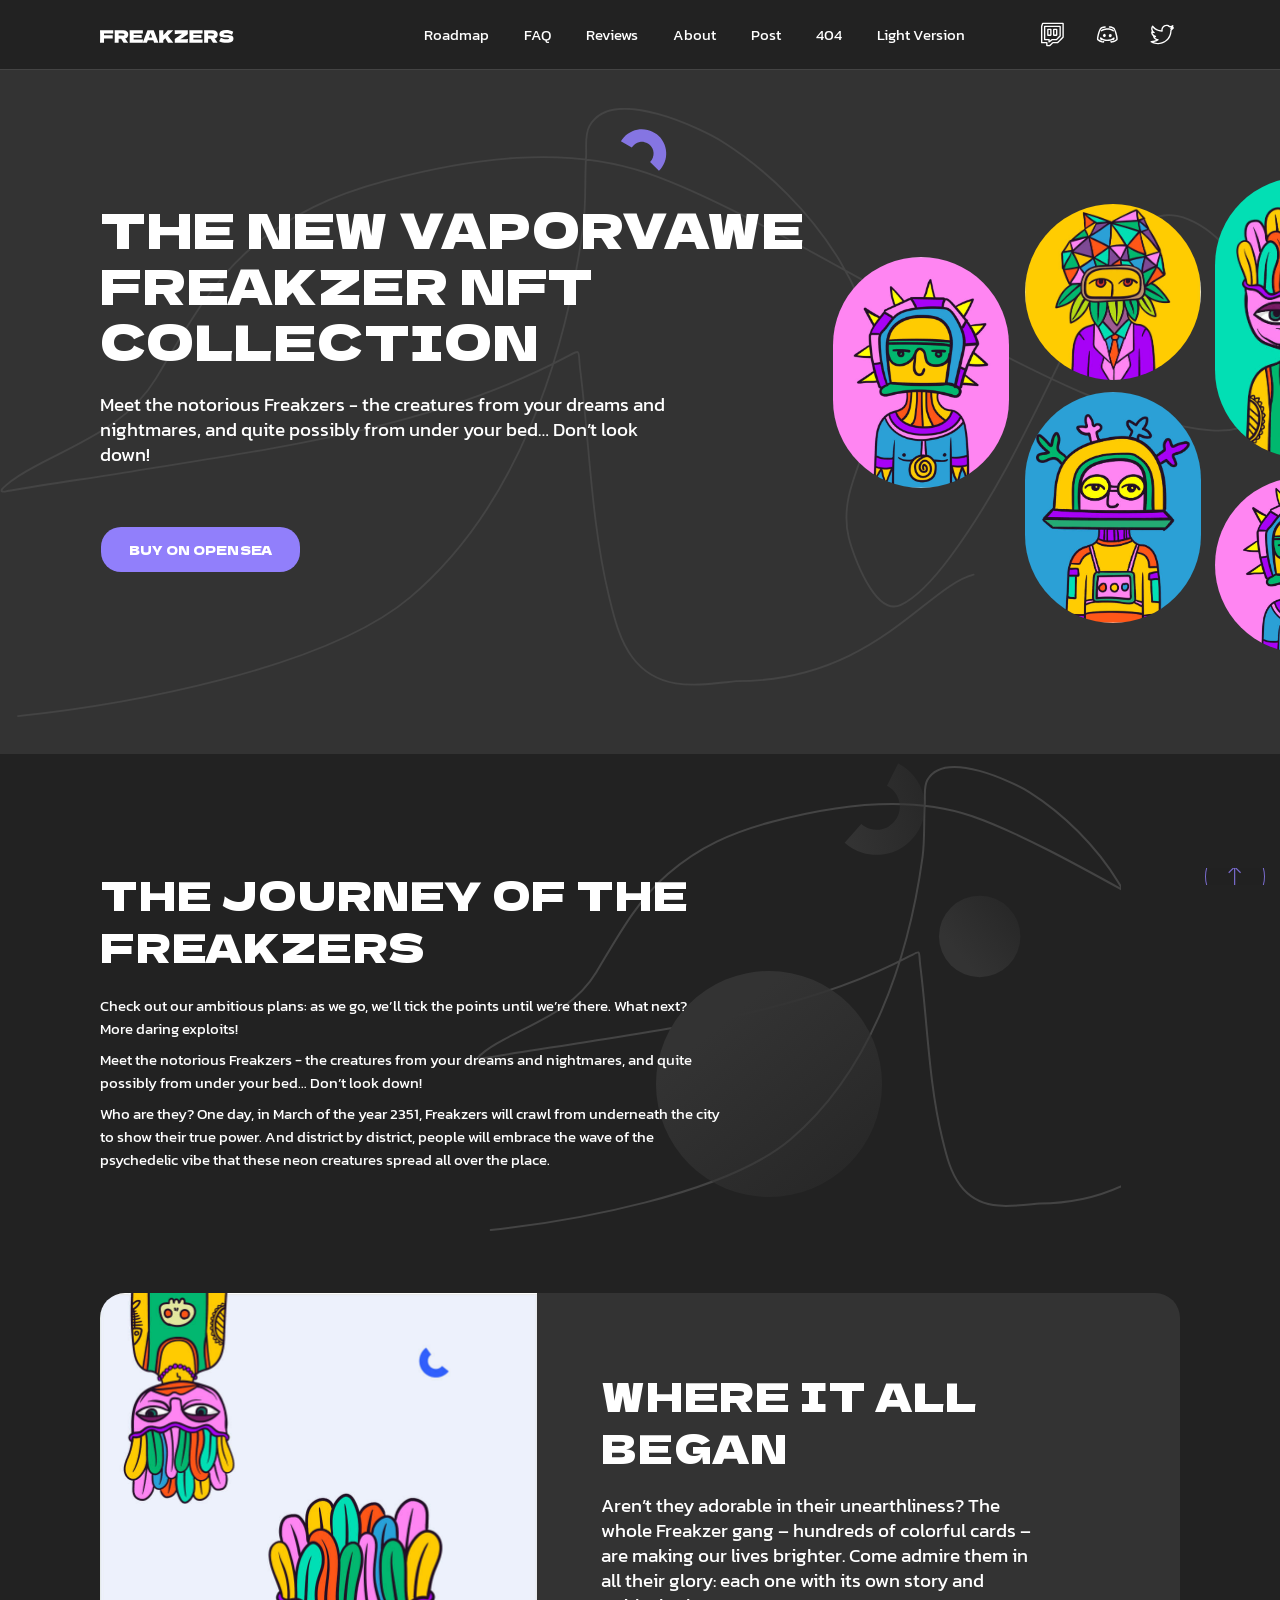
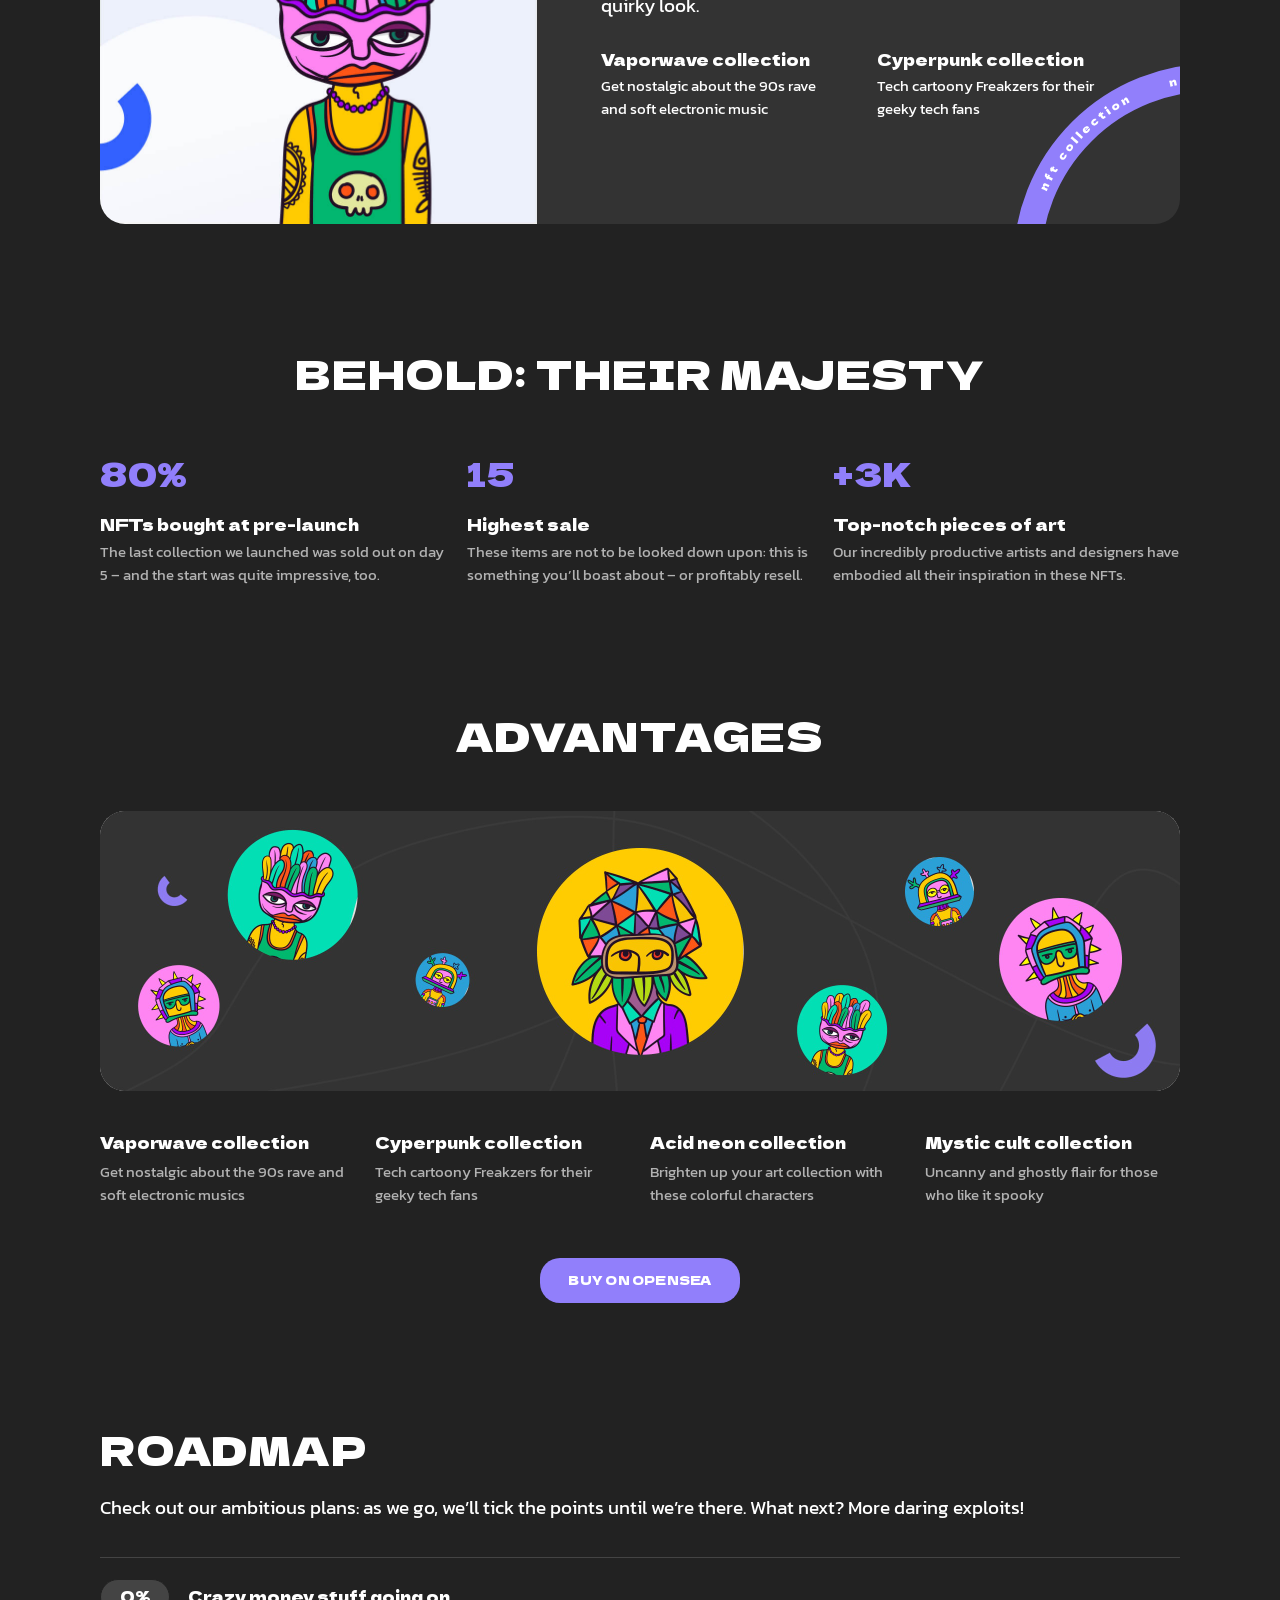
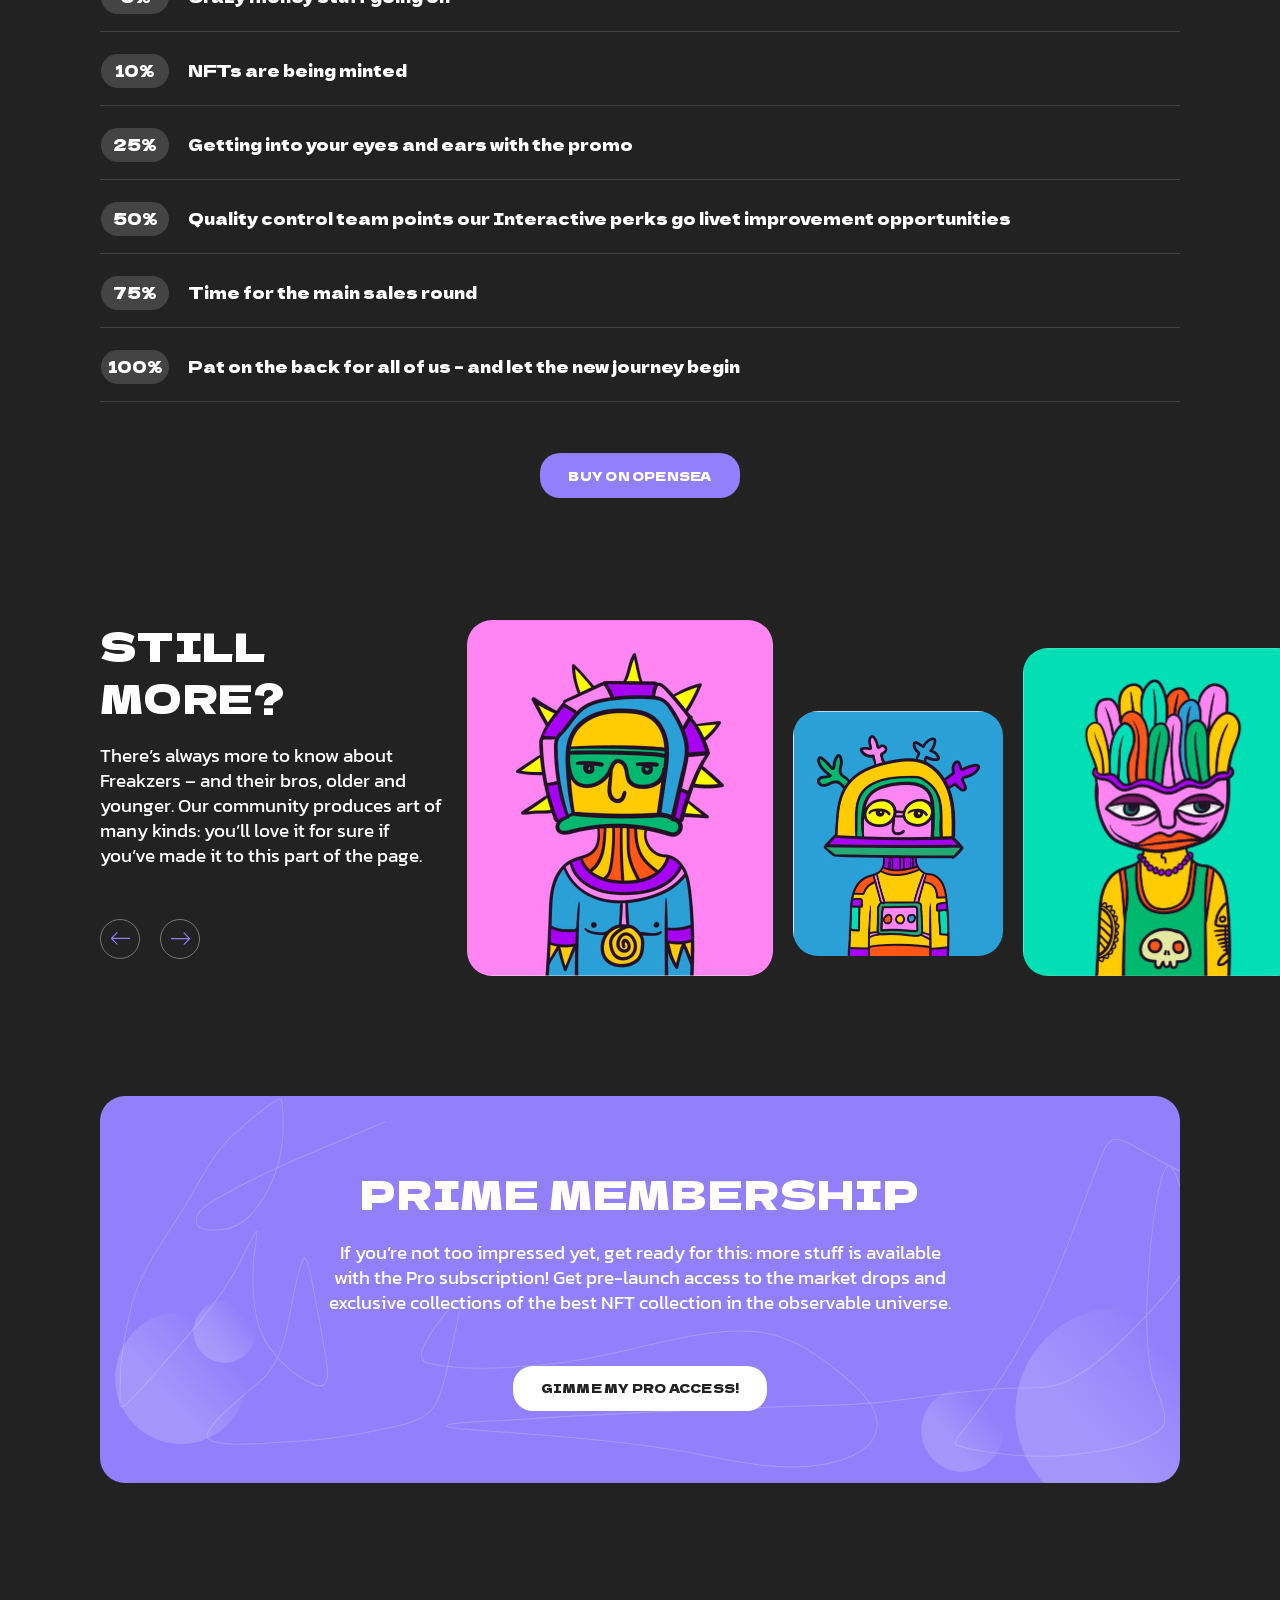
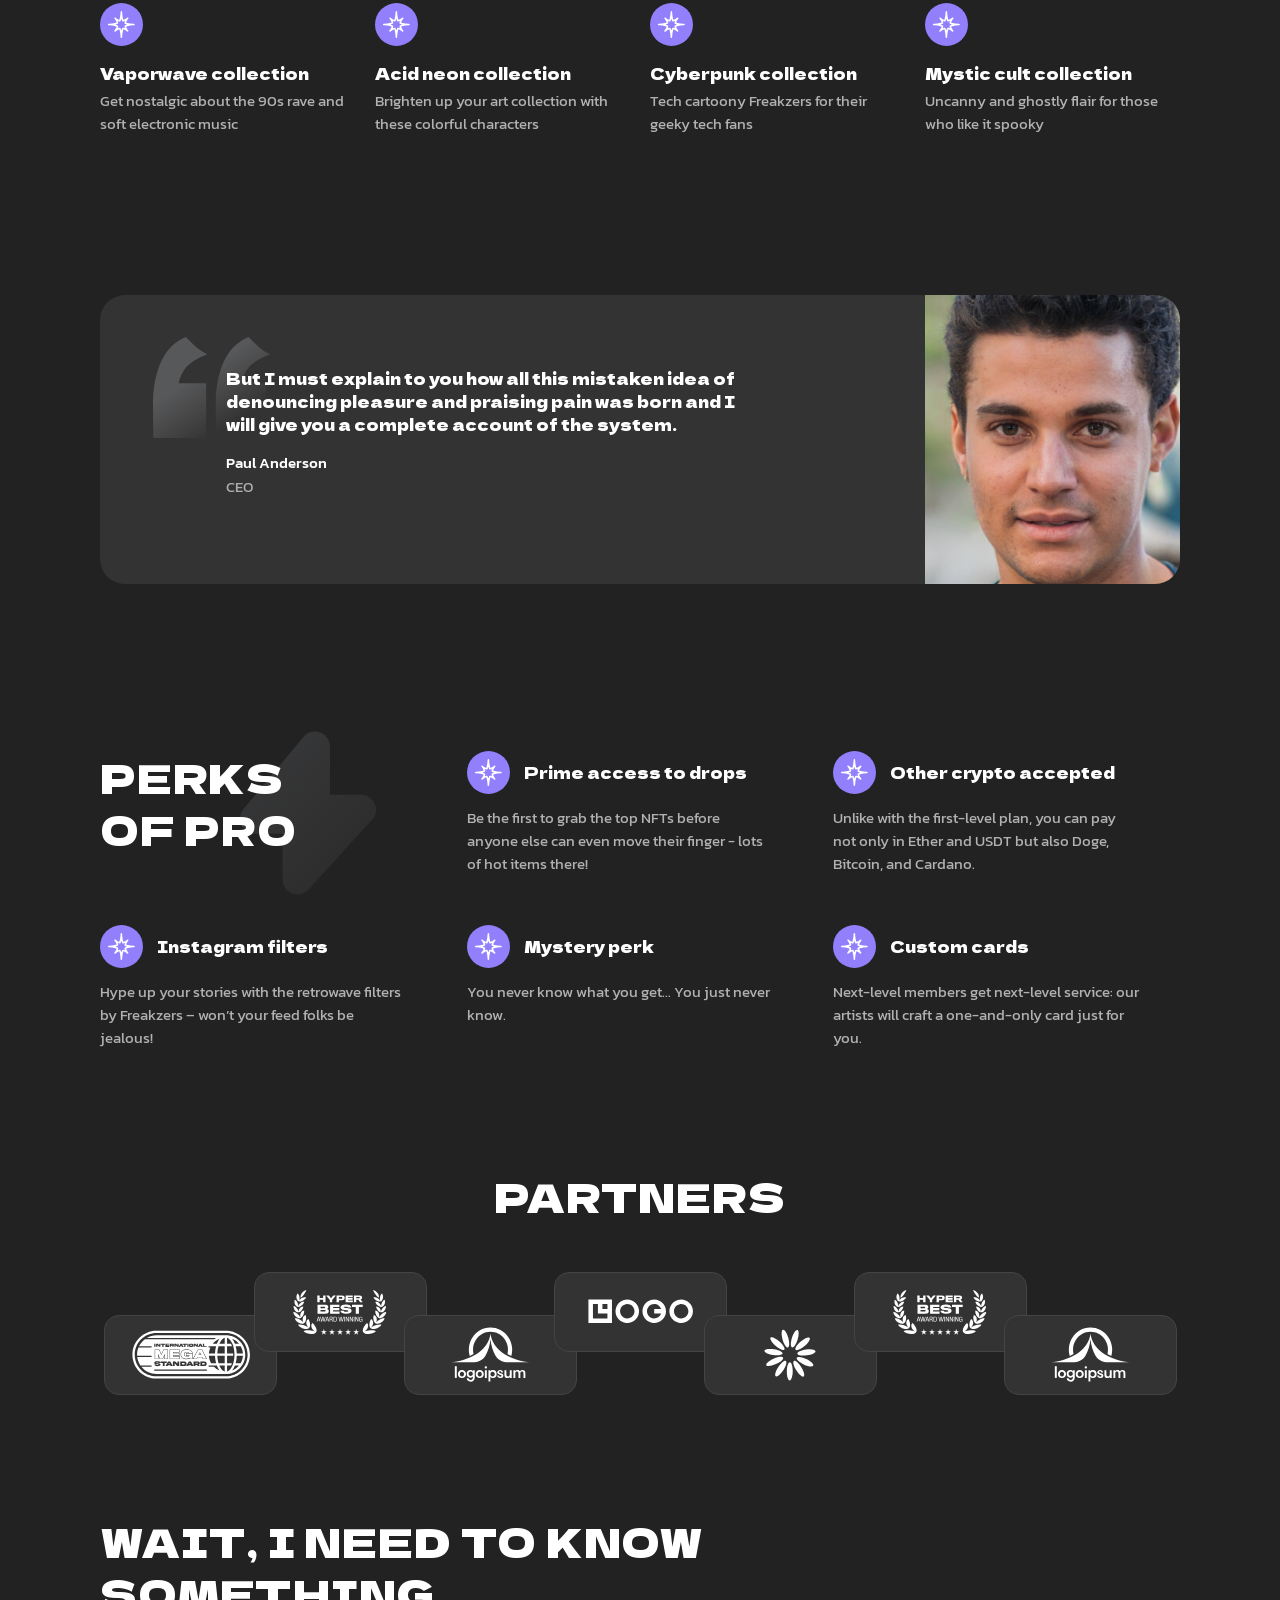
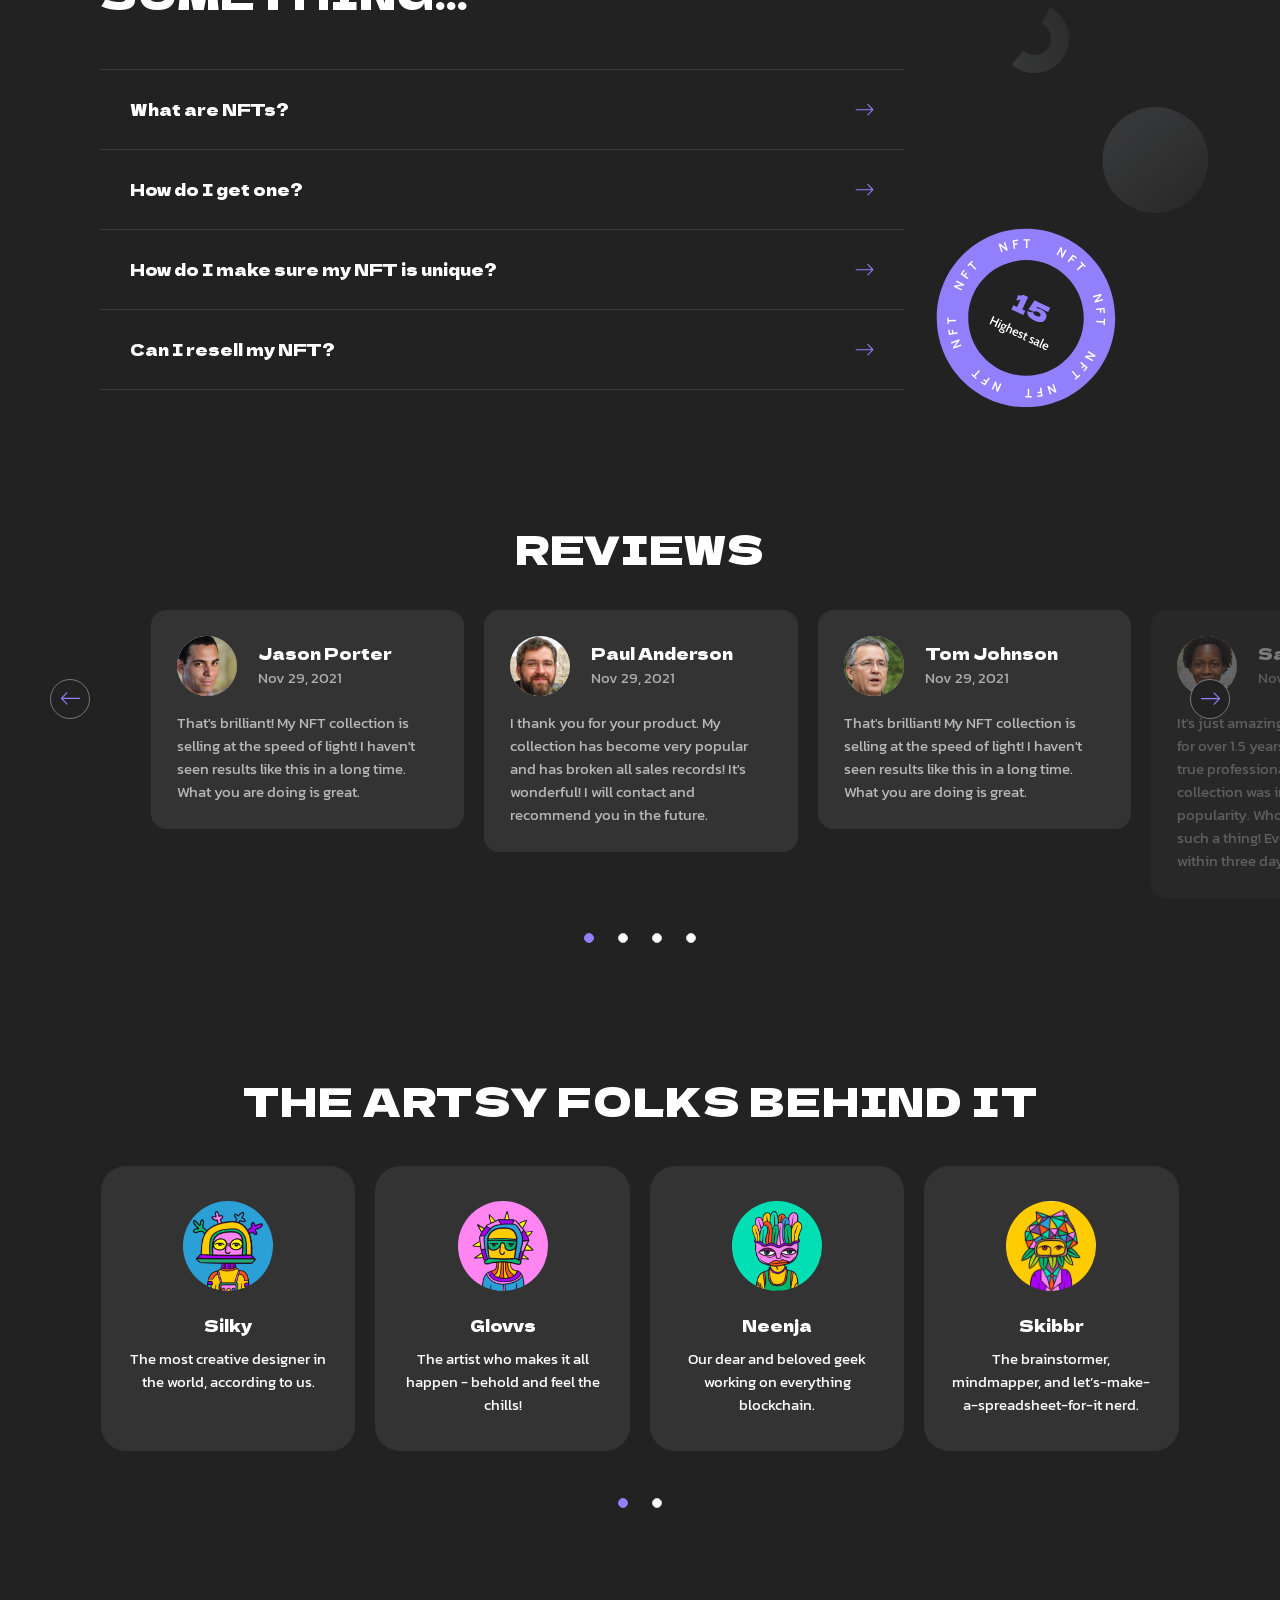
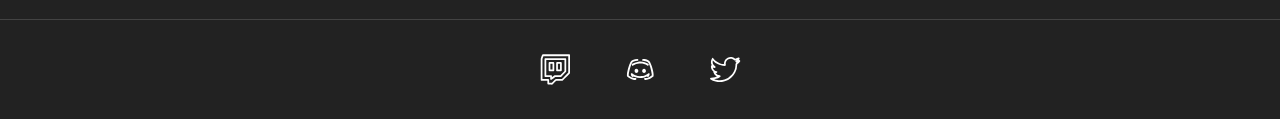
<file: dark/index-2.html>
<!DOCTYPE html>
<html lang="en">
	
<!-- Mirrored from tf.bda.dev/freakzers/dark/index.html by HTTrack Website Copier/3.x [XR&CO'2014], Fri, 10 May 2024 14:57:07 GMT -->
<!-- Added by HTTrack --><meta http-equiv="content-type" content="text/html;charset=utf-8" /><!-- /Added by HTTrack -->
<head>
	<meta charset="UTF-8" />
	<meta http-equiv="X-UA-Compatible" content="IE=edge" />
	<meta name="viewport" content="width=device-width, initial-scale=1.0" />
	<meta name="theme-color" media="(prefers-color-scheme: light)" content="white" />
	<meta name="theme-color" media="(prefers-color-scheme: dark)" content="#222222" />
	<!-- Google Fonts -->

	<!-- CSS Styles  -->
	<link href="https://fonts.googleapis.com/css2?family=Kanit:wght@400;500&amp;family=Dela+Gothic+One&amp;display=swap" rel="stylesheet" />
	<link rel="stylesheet" href="css/vendor/bootstrap.min.css" />
	<link rel="stylesheet" href="css/vendor/animate.css" />
	<link rel="stylesheet" href="css/vendor/owl.carousel.min.css" />
	<link rel="stylesheet" href="css/vendor/owl.theme.default.min.css" />
	<link rel="stylesheet" href="css/style.min5152.css?ver=1.0" />
	<link rel="icon" href="img/favicon_nft_dark.svg" />
	<title>Homepage</title>
</head>

	<body class="theme-dark">
		<header class="header">
	<div class="container">
		<nav class="header__navbar navbar navbar-expand-lg">
			<a class="navbar-brand" href="index-2.html">
				<img src="img/logo-dark.svg" alt="" />
			</a>
			<button class="navbar-toggler" type="button" data-bs-toggle="collapse" data-bs-target="#navbarContent" aria-controls="navbarContent" aria-expanded="false" aria-label="Toggle navigation">
				<span class="navbar-toggler-icon"></span>
			</button>
			<div class="collapse navbar-collapse" id="navbarContent">
				<ul class="navbar-nav list-unstyled">
					<li class="nav-item">
						<a class="nav-link" href="roadmap.html">Roadmap</a>
					</li>
					<li class="nav-item">
						<a class="nav-link" href="faq.html">FAQ</a>
					</li>
					<li class="nav-item">
						<a class="nav-link" href="reviews.html">Reviews</a>
					</li>
					<li class="nav-item">
						<a class="nav-link" href="about.html">About</a>
					</li>
					<li class="nav-item">
						<a class="nav-link" href="post.html">Post</a>
					</li>
					<li class="nav-item">
						<a class="nav-link" href="404.html">404</a>
					</li>
					<li class="nav-item">
						<a class="nav-link" href="../index.html">Light Version</a>
					</li>
					
				</ul>

				<div class="header__social"><ul class="social__list">
	<li class="social__item">
		<a class="d-flex text-decoration-none" href="#" target="_blank">
			<svg width="35" height="35">
				<use xlink:href="#twitch"></use>
			</svg>
			<span class="d-lg-none">Twitch</span>
		</a>
	</li>
	<li class="social__item">
		<a class="d-flex text-decoration-none" href="#" target="_blank">
			<svg width="35" height="35">
				<use xlink:href="#discord"></use>
			</svg>
			<span class="d-lg-none">Discord</span>
		</a>
	</li>
	<li class="social__item">
		<a class="d-flex text-decoration-none" href="#" target="_blank">
			<svg width="35" height="35">
				<use xlink:href="#twitter"></use>
			</svg>
			<span class="d-lg-none">Twitter</span>
		</a>
	</li>
</ul>
</div>

			</div>
		</nav>
	</div>
</header>


		<main class="main m-0 p-0">
			<section class="section-hero">
				<div class="section-hero__container container">
					<div class="section-hero__wrapper">
						<div class="section-hero__content">
							<h1 class="section-hero__title nft-h1 animate__animated animate__fadeInLeft">The New Vaporvawe Freakzer NFT Collection</h1>
							<div class="section-hero__text animate__animated animate__fadeInLeft animate__delay-1s">Meet the notorious Freakzers - the creatures from your dreams and nightmares, and quite possibly from under your bed… Don’t look down!</div>
							<div class="section-hero__button animate__animated animate__fadeInUp animate__delay-1s"><a
	class="btn btn-animate btn-animate--primary"
	href="#"
	style="opacity: 1; visibility: inherit; overflow: visible"
	><div class="btn-animate__container" style="transform: translate(0px, 0%)">
		<div class="btn-animate__background btn-animate__background--primary"></div>
		<div class="btn-animate__icon-mask">
			<div class="btn-animate__icon-container">
				<div
					class="btn-animate__icon-background btn-animate__icon-background--primary"
					style="opacity: 0; visibility: hidden"
				></div>
				<svg
					viewBox="0 0 7 4"
					class="btn-animate__icon btn-animate__icon--primary"
					fill="currentColor"
					style="
						transform: translate(-25px, 0px) rotate(-90deg);
						opacity: 0;
						visibility: hidden;
					"
				>
					<path
						d="M3.5 2.4L.9.1l-.9 1 3.1 2.7c.3.2.7.2.9 0L7 1 6 0 3.5 2.4z"
						fill-rule="evenodd"
					></path>
				</svg>
			</div>
		</div>
		<div
			class="btn-animate__text-container"
			style="transform: translate3d(0em, 0px, 0px)"
		>
			<p class="btn-animate__text btn-animate__text--primary">Buy on OpenSea</p>
		</div>
	</div></a
>
</div>
						</div>
						<div class="section-hero__image animate__animated animate__fadeIn">
							<div class="section-hero__image-img section-hero__image-img--1" style="transform: translate3d(0px, 0px, 0px); transform-style: preserve-3d; backface-visibility: hidden">
								<img src="img/nft-image-1.jpg" alt="" />
							</div>
							<div class="section-hero__image-img section-hero__image-img--2" style="transform: translate3d(0px, 0px, 0px); transform-style: preserve-3d; backface-visibility: hidden">
								<img src="img/nft-image-2.jpg" alt="" />
							</div>
							<div class="section-hero__image-img section-hero__image-img--3" style="transform: translate3d(0px, 0px, 0px); transform-style: preserve-3d; backface-visibility: hidden">
								<img src="img/nft-image-3.jpg" alt="" />
							</div>
							<div class="section-hero__image-img section-hero__image-img--4" style="transform: translate3d(0px, 0px, 0px); transform-style: preserve-3d; backface-visibility: hidden">
								<img src="img/nft-image-4.jpg" alt="" />
							</div>
							<div class="section-hero__image-img section-hero__image-img--5" style="transform: translate3d(0px, 0px, 0px); transform-style: preserve-3d; backface-visibility: hidden">
								<img src="img/nft-image-1.jpg" alt="" />
							</div>
						</div>
					</div>
				</div>
			</section>

			<section class="section-description">
				<div class="section-description__container container">
					<div class="section-description__wrapper row">
						<div class="section-description__column col-lg-7 col-md-10 col-12">
							<h2 class="section-description__title nft-h2">The journey of the Freakzers</h2>
							<p class="section-description__text">Check out our ambitious plans: as we go, we’ll tick the points until we’re there. What next? More daring exploits!</p>
							<p class="section-description__text">Meet the notorious Freakzers - the creatures from your dreams and nightmares, and quite possibly from under your bed… Don’t look down!</p>
							<p class="section-description__text">Who are they? One day, in March of the year 2351, Freakzers will crawl from underneath the city to show their true power. And district by district, people will embrace the wave of the psychedelic vibe that these neon creatures spread all over the place.</p>
						</div>
					</div>
				</div>
			</section>

			<section id="philosophy" class="section-philosophy">
				<div class="section-philosophy__container container">
					<div class="section-philosophy__wrapper row m-0 justify-content-between">
						<div class="section-philosophy__column p-0 col-md-5">
							<img src="img/section-philosophy.jpg" alt="" class="section-philosophy__image" />
						</div>
						<div class="section-philosophy__column col-md-7">
							<div class="section-philosophy__content">
								<h2 class="section-philosophy__title nft-h2">Where it all began</h2>
								<p class="section-philosophy__text">
									Aren’t they adorable in their unearthliness? The whole Freakzer gang – hundreds of colorful cards – are making our lives brighter. Come admire them in all their glory: each one with its own story and quirky look.
								</p>
								<ul class="section-philosophy__list list-unstyled">
									<li class="section-philosophy__list-item">
										<p class="section-philosophy__list-title">Vaporwave collection</p>
										<p class="section-philosophy__list-text">Get nostalgic about the 90s rave and soft electronic music</p>
									</li>
									<li class="section-philosophy__list-item">
										<p class="section-philosophy__list-title">Cyperpunk collection</p>
										<p class="section-philosophy__list-text">Tech cartoony Freakzers for their geeky tech fans</p>
									</li>
								</ul>
								<svg>
									<use xlink:href="#nft-circle"></use>
								</svg>
							</div>
						</div>
					</div>
				</div>
			</section>

			<section class="section-numbers">
				<div class="section-numbers__container container">
					<h2 class="section-numbers__title nft-h2">Behold: Their Majesty</h2>
					<ul class="section-numbers__list cards__list row">
						<li class="section-numbers__item cards__item col-md-4">
							<div class="section-numbers__item-number cards__number">80%</div>
							<p class="section-numbers__item-title cards__title nft-h4">NFTs bought at pre-launch</p>
							<p class="section-numbers__item-text cards__text">The last collection we launched was sold out on day 5 – and the start was quite impressive, too.</p>
						</li>
						<li class="section-numbers__item cards__item col-md-4">
							<div class="section-numbers__item-number cards__number">15</div>
							<p class="section-numbers__item-title cards__title nft-h4">Highest sale</p>
							<p class="section-numbers__item-text cards__text">These items are not to be looked down upon: this is something you’ll boast about – or profitably resell.</p>
						</li>
						<li class="section-numbers__item cards__item col-md-4">
							<div class="section-numbers__item-number cards__number">+3k</div>
							<p class="section-numbers__item-title cards__title nft-h4">Top-notch pieces of art</p>
							<p class="section-numbers__item-text cards__text">Our incredibly productive artists and designers have embodied all their inspiration in these NFTs.</p>
						</li>
					</ul>
				</div>
			</section>

			<section class="section-advantages">
				<div class="section-advantages__container container">
					<h2 class="section-advantages__title nft-h2">Advantages</h2>
					<div class="section-advantages__image"></div>
					<ul class="section-advantages__list cards__list row">
						<li class="section-advantages__item cards__item col-sm-6 col-lg-3">
							<p class="section-advantages__item-title cards__title nft-h4">Vaporwave collection</p>
							<p class="section-advantages__item-text cards__text">Get nostalgic about the 90s rave and soft electronic musics</p>
						</li>
						<li class="section-advantages__item cards__item col-sm-6 col-lg-3">
							<p class="section-advantages__item-title cards__title nft-h4">Cyperpunk collection</p>
							<p class="section-advantages__item-text cards__text">Tech cartoony Freakzers for their geeky tech fans</p>
						</li>
						<li class="section-advantages__item cards__item col-sm-6 col-lg-3">
							<p class="section-advantages__item-title cards__title nft-h4">Acid neon collection</p>
							<p class="section-advantages__item-text cards__text">Brighten up your art collection with these colorful characters</p>
						</li>
						<li class="section-advantages__item cards__item col-sm-6 col-lg-3">
							<p class="section-advantages__item-title cards__title nft-h4">Mystic cult collection</p>
							<p class="section-advantages__item-text cards__text">Uncanny and ghostly flair for those who like it spooky</p>
						</li>
					</ul>
					<div class="section-advantages__button"><a
	class="btn btn-animate btn-animate--primary"
	href="#"
	style="opacity: 1; visibility: inherit; overflow: visible"
	><div class="btn-animate__container" style="transform: translate(0px, 0%)">
		<div class="btn-animate__background btn-animate__background--primary"></div>
		<div class="btn-animate__icon-mask">
			<div class="btn-animate__icon-container">
				<div
					class="btn-animate__icon-background btn-animate__icon-background--primary"
					style="opacity: 0; visibility: hidden"
				></div>
				<svg
					viewBox="0 0 7 4"
					class="btn-animate__icon btn-animate__icon--primary"
					fill="currentColor"
					style="
						transform: translate(-25px, 0px) rotate(-90deg);
						opacity: 0;
						visibility: hidden;
					"
				>
					<path
						d="M3.5 2.4L.9.1l-.9 1 3.1 2.7c.3.2.7.2.9 0L7 1 6 0 3.5 2.4z"
						fill-rule="evenodd"
					></path>
				</svg>
			</div>
		</div>
		<div
			class="btn-animate__text-container"
			style="transform: translate3d(0em, 0px, 0px)"
		>
			<p class="btn-animate__text btn-animate__text--primary">Buy on OpenSea</p>
		</div>
	</div></a
>
</div>
				</div>
			</section>

			<section id="roadmap" class="section-roadmap">
				<div class="section-roadmap__image"></div>
				<div class="section-roadmap__container container">
					<div class="section-roadmap__wrapper">
						<h2 class="section-roadmap__title nft-h2 wow animate__animated animate__slideInDown">Roadmap</h2>
						<p class="section-roadmap__text wow animate__animated animate__slideInRight">Check out our ambitious plans: as we go, we’ll tick the points until we’re there. What next? More daring exploits!</p>
						<ul class="section-roadmap__list list-unstyled">
							<li class="section-roadmap__item wow animate__animated animate__fadeInUp" data-wow-delay="0.1s">
								<div class="section-roadmap__item-heading">
									<span class="section-roadmap__item-number">0%</span>
									<span class="section-roadmap__item-text">Crazy money stuff going on</span>
								</div>
								<div class="section-roadmap__item-content">
									<p>To get the right jumpstart, we need some solid boost. Now, we're talking a few angels into working with us - so far so good! As expected, we'll raise the needed amount by next month.</p>
								</div>
							</li>
							<li class="section-roadmap__item wow animate__animated animate__fadeInUp" data-wow-delay="0.2s">
								<div class="section-roadmap__item-heading">
									<span class="section-roadmap__item-number">10%</span>
									<span class="section-roadmap__item-text">NFTs are being minted</span>
								</div>
								<div class="section-roadmap__item-content">
									<p>That’s where art becomes a part of the digital world. We wrap it like a gift in a nice and pretty NFT shell to make sure the soon-to-be owner is happy about everything.</p>
								</div>
							</li>
							<li class="section-roadmap__item wow animate__animated animate__fadeInUp" data-wow-delay="0.3s">
								<div class="section-roadmap__item-heading">
									<span class="section-roadmap__item-number">25%</span>
									<span class="section-roadmap__item-text">Getting into your eyes and ears with the promo</span>
								</div>
								<div class="section-roadmap__item-content">
									<p>The hype starts building around our NFTs. People get to know our top drops and exclusive features, and the word spreads all over the place</p>
								</div>
							</li>
							<li class="section-roadmap__item wow animate__animated animate__fadeInUp" data-wow-delay="0.4s">
								<div class="section-roadmap__item-heading">
									<span class="section-roadmap__item-number">50%</span>
									<span class="section-roadmap__item-text">Quality control team points our Interactive perks go livet improvement opportunities</span>
								</div>
								<div class="section-roadmap__item-content">
									<p>Remember the NFT game we mentioned? Time to launch it! Now, you can try it right here and on our partner website - come visit and don’t forget to tell us what you think.</p>
								</div>
							</li>
							<li class="section-roadmap__item wow animate__animated animate__fadeInUp" data-wow-delay="0.5s">
								<div class="section-roadmap__item-heading">
									<span class="section-roadmap__item-number">75%</span>
									<span class="section-roadmap__item-text">Time for the main sales round</span>
								</div>
								<div class="section-roadmap__item-content">
									<p>Too much waiting would be tiresome, wouldn’t it? So, at last, the sales are officially open! Hurry up: the limited collection gets sold out faster than you say “Shut up and take my money!”</p>
								</div>
							</li>
							<li class="section-roadmap__item wow animate__animated animate__fadeInUp" data-wow-delay="0.6s">
								<div class="section-roadmap__item-heading">
									<span class="section-roadmap__item-number">100%</span>
									<span class="section-roadmap__item-text">Pat on the back for all of us – and let the new journey begin</span>
								</div>
								<div class="section-roadmap__item-content">
									<p>Wow, that was fun! This time, it took you just 2 days to reach sold out. We should do that again, and we’ve already started on our next project. Stay tuned!</p>
								</div>
							</li>
						</ul>
						<div class="section-roadmap__button wow animate__animated animate__pulse" data-wow-delay="0.7s"><a
							class="btn btn-animate btn-animate--primary"
							href="#"
							style="opacity: 1; visibility: inherit; overflow: visible"
							><div class="btn-animate__container" style="transform: translate(0px, 0%)">
								<div class="btn-animate__background btn-animate__background--primary"></div>
								<div class="btn-animate__icon-mask">
									<div class="btn-animate__icon-container">
										<div
											class="btn-animate__icon-background btn-animate__icon-background--primary"
											style="opacity: 0; visibility: hidden"
										></div>
										<svg
											viewBox="0 0 7 4"
											class="btn-animate__icon btn-animate__icon--primary"
											fill="currentColor"
											style="
												transform: translate(-25px, 0px) rotate(-90deg);
												opacity: 0;
												visibility: hidden;
											"
										>
											<path
												d="M3.5 2.4L.9.1l-.9 1 3.1 2.7c.3.2.7.2.9 0L7 1 6 0 3.5 2.4z"
												fill-rule="evenodd"
											></path>
										</svg>
									</div>
								</div>
								<div
									class="btn-animate__text-container"
									style="transform: translate3d(0em, 0px, 0px)"
								>
									<p class="btn-animate__text btn-animate__text--primary">Buy on OpenSea</p>
								</div>
							</div></a
						>
						</div>
					</div>
				</div>
			</section>

			<section class="section-gallery">
				<div class="section-gallery__container container">
					<div class="section-gallery__wrapper">
						<h2 class="section-gallery__title nft-h2">Still more?</h2>
						<p class="section-gallery__text">There’s always more to know about Freakzers – and their bros, older and younger. Our community produces art of many kinds: you’ll love it for sure if you’ve made it to this part of the page.</p>
						<div class="section-gallery__carousel-nav carousel__nav">
							<div class="section-gallery__carousel-prev carousel__prev">
								<svg>
									<use xlink:href="#carousel-prev"></use>
								</svg>
							</div>
							<div class="section-gallery__carousel-next carousel__next">
								<svg>
									<use xlink:href="#carousel-next"></use>
								</svg>
							</div>
						</div>
					</div>
					<div class="section-gallery__carousel owl-carousel owl-theme">
						<a href="#" class="section-gallery__carousel-item section-gallery__carousel-item--1">
							<img src="img/nft-carousel-1.jpg" alt="" />
						</a>
						<a href="#" class="section-gallery__carousel-item section-gallery__carousel-item--2">
							<img src="img/nft-carousel-2.jpg" alt="" />
						</a>
						<a href="#" class="section-gallery__carousel-item section-gallery__carousel-item--3">
							<img src="img/nft-carousel-3.jpg" alt="" />
						</a>
						<a href="#" class="section-gallery__carousel-item section-gallery__carousel-item--4">
							<img src="img/nft-carousel-4.jpg" alt="" />
						</a>
						<a href="#" class="section-gallery__carousel-item section-gallery__carousel-item--5">
							<img src="img/nft-carousel-5.jpg" alt="" />
						</a>
						<a href="#" class="section-gallery__carousel-item section-gallery__carousel-item--6">
							<img src="img/nft-carousel-3.jpg" alt="" />
						</a>
					</div>
				</div>
			</section>

			<section class="section-action">
				<div class="section-action__container container">
					<div class="section-action__wrapper">
						<h2 class="section-action__title nft-h2">Prime membership</h2>
						<p class="section-action__text">
							If you’re not too impressed yet, get ready for this: more stuff is available with the Pro subscription! Get pre-launch access to the market drops and exclusive collections of the best NFT collection in the observable universe.
						</p>
						<div class="section-action__button"><a
	class="btn btn-animate btn-animate--white"
	href="#"
	style="opacity: 1; visibility: inherit; overflow: visible"
	><div class="btn-animate__container" style="transform: translate(0px, 0%)">
		<div class="btn-animate__background btn-animate__background--white"></div>
		<div class="btn-animate__icon-mask">
			<div class="btn-animate__icon-container">
				<div
					class="btn-animate__icon-background btn-animate__icon-background--white"
					style="opacity: 0; visibility: hidden"
				></div>
				<svg
					viewBox="0 0 7 4"
					class="btn-animate__icon btn-animate__icon--white"
					fill="currentColor"
					style="
						transform: translate(-25px, 0px) rotate(-90deg);
						opacity: 0;
						visibility: hidden;
					"
				>
					<path
						d="M3.5 2.4L.9.1l-.9 1 3.1 2.7c.3.2.7.2.9 0L7 1 6 0 3.5 2.4z"
						fill-rule="evenodd"
					></path>
				</svg>
			</div>
		</div>
		<div
			class="btn-animate__text-container"
			style="transform: translate3d(0em, 0px, 0px)"
		>
			<p class="btn-animate__text btn-animate__text--white">Gimme my Pro access!</p>
		</div>
	</div></a
>
</div>
					</div>
				</div>
			</section>

			<section class="section-cards">
				<div class="section__container container">
					<ul class="section-cards__list cards__list row">
						<li class="section-cards__item cards__item col-sm-6 col-lg-3 wow animate__animated animate__fadeInUp" data-wow-delay="0.2s">
							<div class="section-cards__item-icon cards__icon">
								<svg>
									<use xlink:href="#cards-icon"></use>
								</svg>
							</div>
							<h3 class="section-cards__item-title cards__title nft-h4">Vaporwave collection</h3>
							<p class="section-cards__item-text cards__text">Get nostalgic about the 90s rave and soft electronic music</p>
						</li>
						<li class="section-cards__item cards__item col-sm-6 col-lg-3 wow animate__animated animate__fadeInUp" data-wow-delay="0.4s">
							<div class="section-cards__item-icon cards__icon">
								<svg>
									<use xlink:href="#cards-icon"></use>
								</svg>
							</div>
							<h3 class="section-cards__item-title cards__title nft-h4">Acid neon collection</h3>
							<p class="section-cards__item-text cards__text">Brighten up your art collection with these colorful characters</p>
						</li>
						<li class="section-cards__item cards__item col-sm-6 col-lg-3 wow animate__animated animate__fadeInUp" data-wow-delay="0.6s">
							<div class="section-cards__item-icon cards__icon">
								<svg>
									<use xlink:href="#cards-icon"></use>
								</svg>
							</div>
							<h3 class="section-cards__item-title cards__title nft-h4">Cyberpunk collection</h3>
							<p class="section-cards__item-text cards__text">Tech cartoony Freakzers for their geeky tech fans</p>
						</li>
						<li class="section-cards__item cards__item col-sm-6 col-lg-3 wow animate__animated animate__fadeInUp" data-wow-delay="0.8s">
							<div class="section-cards__item-icon cards__icon">
								<svg>
									<use xlink:href="#cards-icon"></use>
								</svg>
							</div>
							<h3 class="section-cards__item-title cards__title nft-h4">Mystic cult collection</h3>
							<p class="section-cards__item-text cards__text">Uncanny and ghostly flair for those who like it spooky</p>
						</li>
					</ul>
				</div>
			</section>

			<section class="section-quote">
				<div class="section-quote__container container">
					<div class="section-quote__wrapper">
						<div class="section-quote__content">
							<span class="section-quote__icon"><img src="img/quote-dark.svg" alt="" /></span>
							<div class="section-quote__content-wrapper">
								<p class="section-quote__text">But I must explain to you how all this mistaken idea of denouncing pleasure and praising pain was born and I will give you a complete account of the system.</p>
								<p class="section-quote__name">Paul Anderson</p>
								<p class="section-quote__position">CEO</p>
							</div>
						</div>
						<div class="section-quote__image">
							<img src="img/section-quote.jpg" alt="" />
						</div>
					</div>
				</div>
			</section>

			<section class="section-perks">
				<div class="section-perks__container container">
					<ul class="section-perks__cards cards__list row">
						<li class="section-perks__item section-perks__item--title cards__item col-sm-6 col-lg-4">
							<h2 class="section-perks__title nft-h2">
								<img class="section-perks__title-image" src="img/section-perks.svg" alt="" />
								Perks <br />of Pro
							</h2>
						</li>
						<li class="section-perks__item cards__item col-sm-6 col-lg-4">
							<div class="section-perks__item-header cards__header">
								<div class="section-perks__item-icon cards__icon">
									<svg>
										<use xlink:href="#cards-icon"></use>
									</svg>
								</div>
								<h3 class="section-perks__item-title cards__title nft-h4">Prime access to drops</h3>
							</div>
							<p class="section-perks__item-text cards__text">Be the first to grab the top NFTs before anyone else can even move their finger - lots of hot items there!</p>
						</li>
						<li class="section-perks__item cards__item col-sm-6 col-lg-4">
							<div class="section-perks__item-header cards__header">
								<div class="section-perks__item-icon cards__icon">
									<svg>
										<use xlink:href="#cards-icon"></use>
									</svg>
								</div>
								<h3 class="section-perks__item-title cards__title nft-h4">Other crypto accepted</h3>
							</div>
							<p class="section-perks__item-text cards__text">Unlike with the first-level plan, you can pay not only in Ether and USDT but also Doge, Bitcoin, and Cardano.</p>
						</li>
						<li class="section-perks__item cards__item col-sm-6 col-lg-4">
							<div class="section-perks__item-header cards__header">
								<div class="section-perks__item-icon cards__icon">
									<svg>
										<use xlink:href="#cards-icon"></use>
									</svg>
								</div>
								<h3 class="section-perks__item-title cards__title nft-h4">Instagram filters</h3>
							</div>
							<p class="section-perks__item-text cards__text">Hype up your stories with the retrowave filters by Freakzers – won’t your feed folks be jealous!</p>
						</li>
						<li class="section-perks__item cards__item col-sm-6 col-lg-4">
							<div class="section-perks__item-header cards__header">
								<div class="section-perks__item-icon cards__icon">
									<svg>
										<use xlink:href="#cards-icon"></use>
									</svg>
								</div>
								<h3 class="section-perks__item-title cards__title nft-h4">Mystery perk</h3>
							</div>
							<p class="section-perks__item-text cards__text">You never know what you get… You just never know.</p>
						</li>
						<li class="section-perks__item cards__item col-sm-6 col-lg-4">
							<div class="section-perks__item-header cards__header">
								<div class="section-perks__item-icon cards__icon">
									<svg>
										<use xlink:href="#cards-icon"></use>
									</svg>
								</div>
								<h3 class="section-perks__item-title cards__title nft-h4">Custom cards</h3>
							</div>
							<p class="section-perks__item-text cards__text">Next-level members get next-level service: our artists will craft a one-and-only card just for you.</p>
						</li>
					</ul>
				</div>
			</section>

			<section class="section-partners">
				<div class="section-partners__container container">
					<h2 class="section-partners__title nft-h2">Partners</h2>
					<ul class="section-partners__list list-unstyled">
						<li class="section-partners__item wow animate__animated animate__fadeIn">
							<div class="section-partners__logo">
								<img src="img/section-partners-1.svg" alt="" />
							</div>
						</li>
						<li class="section-partners__item wow animate__animated animate__fadeIn" data-wow-delay="0.2s">
							<div class="section-partners__logo">
								<img src="img/section-partners-2.svg" alt="" />
							</div>
						</li>
						<li class="section-partners__item wow animate__animated animate__fadeIn" data-wow-delay="0.3s">
							<div class="section-partners__logo">
								<img src="img/section-partners-3.svg" alt="" />
							</div>
						</li>
						<li class="section-partners__item wow animate__animated animate__fadeIn" data-wow-delay="0.4s">
							<div class="section-partners__logo">
								<img src="img/section-partners-4.svg" alt="" />
							</div>
						</li>
						<li class="section-partners__item wow animate__animated animate__fadeIn" data-wow-delay="0.5s">
							<div class="section-partners__logo">
								<img src="img/section-partners-5.svg" alt="" />
							</div>
						</li>
						<li class="section-partners__item wow animate__animated animate__fadeIn" data-wow-delay="0.6s">
							<div class="section-partners__logo">
								<img src="img/section-partners-2.svg" alt="" />
							</div>
						</li>
						<li class="section-partners__item wow animate__animated animate__fadeIn" data-wow-delay="0.7s">
							<div class="section-partners__logo">
								<img src="img/section-partners-3.svg" alt="" />
							</div>
						</li>
					</ul>
				</div>
			</section>

			<section class="section-faq">
				<img class="section-faq__ornament" src="img/section-faq-ornament.svg" alt="" />
				<div class="section-faq__container container">
					<h2 class="section-faq__title nft-h2">Wait, I need to know <br />something…</h2>
					<div class="section-faq__wrapper row align-items-end">
						<ul class="section-faq__list list-unstyled col-sm-8 col-lg-9">
							<li class="section-faq__item wow animate__animated animate__fadeInUp" data-wow-delay="0.1s">
								<div class="section-faq__item-heading">
									<h3 class="section-faq__item-title">What are NFTs?</h3>
									<span class="section-faq__item-icon">
										<svg>
											<use xlink:href="#faq-icon"></use>
										</svg>
									</span>
								</div>
								<div class="section-faq__item-content">
									<p>NFTs (non-fungible tokens) are unique cryptographic tokens that exist on a blockchain and can’t be replicated. Nerd-to-human translation: NFTs are the code version of ownership papers. No one else has it but you.</p>
								</div>
							</li>
							<li class="section-faq__item wow animate__animated animate__fadeInUp" data-wow-delay="0.2s">
								<div class="section-faq__item-heading">
									<h3 class="section-faq__item-title">How do I get one?</h3>
									<span class="section-faq__item-icon">
										<svg>
											<use xlink:href="#faq-icon"></use>
										</svg>
									</span>
								</div>
								<div class="section-faq__item-content">
									<p>Pretty simple: you can buy them from us. Make sure you have a crypto wallet and some Ethereum there. We have more detailed instructions in our blog.</p>
								</div>
							</li>
							<li class="section-faq__item wow animate__animated animate__fadeInUp" data-wow-delay="0.3s">
								<div class="section-faq__item-heading">
									<h3 class="section-faq__item-title">How do I make sure my NFT is unique?</h3>
									<span class="section-faq__item-icon">
										<svg>
											<use xlink:href="#faq-icon"></use>
										</svg>
									</span>
								</div>
								<div class="section-faq__item-content">
									<p>Once you own it, you can do whatever you want - just like with stuff bought anywhere else. If you’d like to resell NFTs, read our step-by-step guide.</p>
								</div>
							</li>
							<li class="section-faq__item wow animate__animated animate__fadeInUp" data-wow-delay="0.4s">
								<div class="section-faq__item-heading">
									<h3 class="section-faq__item-title">Can I resell my NFT?</h3>
									<span class="section-faq__item-icon">
										<svg>
											<use xlink:href="#faq-icon"></use>
										</svg>
									</span>
								</div>
								<div class="section-faq__item-content">
									<p>NFTs are uniqueby definition. As the name suggests, they are non-fungible, i.e. one NFT is not equal to another and no two NFTs are the same.<br>
										However, there is a problem of how to verify the authenticity of the NFT and the artwork behind it. Fraudsters often sell NFTs without artists' consent.</p>
								</div>
							</li>
						</ul>
						<div class="section-faq__image col-sm-4 col-lg-3"></div>
					</div>
				</div>
			</section>

			<section class="section-reviews">
				<div class="section-reviews__container container">
					<h2 class="section-reviews__title nft-h2 wow animate__animated animate__slideInDown">Reviews</h2>
				</div>

				<div class="section-reviews__wrapper">
					<div class="section-reviews__carousel owl-carousel owl-theme">
						<div class="section-reviews__item">
							<div class="section-reviews__item-header">
								<div class="section-reviews__item-image">
									<img src="img/section-reviews-1.jpg" alt="" />
								</div>
								<div class="section-reviews__item-meta">
									<p class="section-reviews__item-name">Paul Anderson</p>
									<p class="section-reviews__item-date">Nov 29, 2021</p>
								</div>
							</div>
							<div class="section-reviews__item-content">I thank you for your product. My collection has become very popular and has broken all sales records! It's wonderful! I will contact and recommend you in the future.</div>
						</div>
						<div class="section-reviews__item">
							<div class="section-reviews__item-header">
								<div class="section-reviews__item-image">
									<img src="img/section-reviews-2.jpg" alt="" />
								</div>
								<div class="section-reviews__item-meta">
									<p class="section-reviews__item-name">Tom Johnson</p>
									<p class="section-reviews__item-date">Nov 29, 2021</p>
								</div>
							</div>
							<div class="section-reviews__item-content">
								That's brilliant! My NFT collection is selling at the speed of light! I haven't seen results like this in a long time. What you are doing is great.
							</div>
						</div>
						<div class="section-reviews__item">
							<div class="section-reviews__item-header">
								<div class="section-reviews__item-image">
									<img src="img/section-reviews-3.jpg" alt="" />
								</div>
								<div class="section-reviews__item-meta">
									<p class="section-reviews__item-name">Samantha Bill</p>
									<p class="section-reviews__item-date">Nov 29, 2021</p>
								</div>
							</div>
							<div class="section-reviews__item-content">
								It's just amazing! I have been doing NFT for over 1.5 years and I can tell you are true professionals! The Pussycat collection was in the top 10 for popularity. Who would have guessed such a thing! Everything was sold out within three days!
							</div>
						</div>
						<div class="section-reviews__item">
							<div class="section-reviews__item-header">
								<div class="section-reviews__item-image">
									<img src="img/section-reviews-4.jpg" alt="" />
								</div>
								<div class="section-reviews__item-meta">
									<p class="section-reviews__item-name">Jason Porter</p>
									<p class="section-reviews__item-date">Nov 29, 2021</p>
								</div>
							</div>
							<div class="section-reviews__item-content">
								That's brilliant! My NFT collection is selling at the speed of light! I haven't seen results like this in a long time. What you are doing is great.
							</div>
						</div>
					</div>
					<div class="section-reviews__prev carousel__prev">
						<svg>
							<use xlink:href="#carousel-prev"></use>
						</svg>
					</div>
					<div class="section-reviews__next carousel__next">
						<svg>
							<use xlink:href="#carousel-next"></use>
						</svg>
					</div>
				</div>
			</section>

			<section class="section-collection">
				<div class="section-collection__container container">
					<h2 class="section-collection__title nft-h2">The artsy folks behind it</h2>
					<div class="section-collection__wrapper">
						<div class="section-collection__carousel owl-carousel owl-theme">
							<a href="#" class="section-collection__item">
								<div class="section-collection__item-image">
									<img src="img/nft-image-3.jpg" alt="" />
								</div>
								<h3 class="section-collection__item-title">Silky</h3>
								<p class="section-collection__item-text">The most creative designer in the world, according to us.</p>
							</a>
							<a href="#" class="section-collection__item">
								<div class="section-collection__item-image">
									<img src="img/nft-image-1.jpg" alt="" />
								</div>
								<h3 class="section-collection__item-title">Glovvs</h3>
								<p class="section-collection__item-text">The artist who makes it all happen - behold and feel the chills!</p>
							</a>
							<a href="#" class="section-collection__item">
								<div class="section-collection__item-image">
									<img src="img/nft-image-4.jpg" alt="" />
								</div>
								<h3 class="section-collection__item-title">Neenja</h3>
								<p class="section-collection__item-text">Our dear and beloved geek working on everything blockchain.</p>
							</a>
							<a href="#" class="section-collection__item">
								<div class="section-collection__item-image">
									<img src="img/nft-image-2.jpg" alt="" />
								</div>
								<h3 class="section-collection__item-title">Skibbr</h3>
								<p class="section-collection__item-text">The brainstormer, mindmapper, and let’s-make-a-spreadsheet-for-it nerd.</p>
							</a>
							<a href="#" class="section-collection__item">
								<div class="section-collection__item-image">
									<img src="img/nft-image-1.jpg" alt="" />
								</div>
								<h3 class="section-collection__item-title">Glovvs</h3>
								<p class="section-collection__item-text">The artist who makes it all happen - behold and feel the chills!</p>
							</a>
						</div>
						<div class="section-collection__prev carousel__prev">
							<svg>
								<use xlink:href="#carousel-prev"></use>
							</svg>
						</div>
						<div class="section-collection__next carousel__next">
							<svg>
								<use xlink:href="#carousel-next"></use>
							</svg>
						</div>
					</div>
				</div>
			</section>
		</main>

		<footer class="footer">
	<div class="footer__container container">
		<div class="row">
			<div class="col-12">
				<div class="footer__social"><ul class="social__list">
	<li class="social__item">
		<a class="d-flex text-decoration-none" href="#" target="_blank">
			<svg width="35" height="35">
				<use xlink:href="#twitch"></use>
			</svg>
			<span class="d-lg-none">Twitch</span>
		</a>
	</li>
	<li class="social__item">
		<a class="d-flex text-decoration-none" href="#" target="_blank">
			<svg width="35" height="35">
				<use xlink:href="#discord"></use>
			</svg>
			<span class="d-lg-none">Discord</span>
		</a>
	</li>
	<li class="social__item">
		<a class="d-flex text-decoration-none" href="#" target="_blank">
			<svg width="35" height="35">
				<use xlink:href="#twitter"></use>
			</svg>
			<span class="d-lg-none">Twitter</span>
		</a>
	</li>
</ul>
</div>
			</div>
		</div>
	</div>
</footer>

<div class="scroll-to-top"></div>

<!-- Javascript Files -->
<script src="js/vendor/jquery-3.6.0.min.js"></script>
<script src="js/vendor/bootstrap.min.js"></script>
<script src="js/vendor/wow.min.js"></script>
<script src="js/vendor/owl.carousel.min.js"></script>
<script src="js/script5152.js?ver=1.0"></script>
<script>
	new WOW().init();
</script>

<svg viewBox="0 0 599 598" xmlns="http://www.w3.org/2000/svg" xmlns:xlink="http://www.w3.org/1999/xlink" style="display: none">
	<style>
		:root > svg {
			display: none;
		}
		:root > svg:target {
			display: block;
		}
	</style>
	<svg viewBox="0 0 43 43" fill="none" id="cards-icon" xmlns="http://www.w3.org/2000/svg">
		<rect width="43" height="43" rx="21.5" fill="currentColor" />
		<path
			d="M34.8 21.385v.377c-.186.46-.533.592-1.016.608a32.76 32.76 0 00-6.57.878c-.369.088-.727.22-1.1.334.223.906.559 1.715 1.062 2.44.33.477.723.91 1.09 1.36.236.29.277.621.107.922-.167.296-.489.472-.813.384a1.27 1.27 0 01-.52-.304 8.07 8.07 0 00-2.511-1.664c-.368-.151-.75-.266-1.142-.402-.07.199-.131.347-.175.5-.668 2.36-.95 4.777-1.05 7.217-.02.483-.147.833-.606 1.021h-.375c-.355-.164-.585-.402-.598-.832a33.399 33.399 0 00-.916-6.914c-.08-.326-.198-.642-.296-.956-.636.097-1.76.56-2.413 1.032-.47.339-.91.72-1.354 1.093-.482.405-1.153.234-1.314-.347-.097-.352.048-.626.289-.87a7.73 7.73 0 001.64-2.468c.16-.384.28-.785.425-1.197-.2-.07-.348-.13-.501-.173-2.35-.67-4.758-.954-7.19-1.055-.48-.02-.83-.148-1.016-.608v-.377c.163-.357.4-.587.829-.6a33.153 33.153 0 006.888-.919c.325-.079.64-.199 1.03-.322-.263-.63-.483-1.226-.756-1.796-.344-.715-.834-1.332-1.383-1.904-.406-.424-.368-.984.07-1.276.341-.226.73-.16 1.086.19a7.787 7.787 0 002.458 1.646c.383.16.783.28 1.192.426.07-.2.13-.349.174-.503.67-2.367.953-4.793 1.051-7.243.02-.478.164-.81.605-.994h.376c.459.187.612.533.605 1.021-.008.536.045 1.075.093 1.61.149 1.67.375 3.33.773 4.96.093.378.223.747.358 1.19.625-.261 1.211-.475 1.77-.745.721-.35 1.345-.845 1.921-1.402.414-.4.956-.373 1.257.048.242.339.18.747-.175 1.112a7.869 7.869 0 00-1.682 2.567c-.143.353-.25.72-.37 1.07.065.042.085.061.11.07.126.045.25.094.38.13 2.349.672 4.757.954 7.188 1.055.481.022.828.151 1.016.61zM21.384 15.68h-.049c-.031.13-.053.261-.097.386-.212.608-.4 1.227-.656 1.815-.248.572-.568.704-1.167.558-.46-.11-.91-.254-1.365-.382l-.23-.063c.148.557.3 1.081.426 1.611.145.604.014.93-.55 1.176-.595.259-1.22.45-1.833.667-.12.042-.245.067-.368.1.123.088.245.11.36.15.622.22 1.256.414 1.859.677.54.236.677.57.54 1.134-.113.469-.257.93-.387 1.396l-.067.235c.557-.15 1.078-.303 1.607-.43.619-.149.924-.02 1.182.573.252.581.437 1.19.647 1.79.046.132.07.27.106.406.091-.137.116-.277.162-.41.21-.598.395-1.208.648-1.789.255-.59.562-.709 1.184-.573.148.033.298.062.444.104.38.109.76.225 1.168.347l-.076-.255c-.133-.474-.278-.945-.393-1.422-.124-.51-.003-.802.455-1.056a6.4 6.4 0 01.979-.431c.44-.155.892-.274 1.419-.433-.216-.054-.352-.086-.489-.122-.69-.186-1.377-.384-1.993-.766-.345-.214-.472-.522-.39-.919.037-.184.071-.37.122-.55.112-.4.233-.797.359-1.223-.098.03-.164.052-.23.071-.481.136-.959.284-1.444.402-.504.123-.798-.002-1.05-.46a6.248 6.248 0 01-.422-.957c-.157-.446-.276-.904-.41-1.357z"
			fill="#fff"
		/></svg
	><svg viewBox="0 0 48 48" fill="none" id="cards-icon-2" xmlns="http://www.w3.org/2000/svg">
		<rect width="48" height="48" rx="24" fill="currentColor" />
		<path
			d="M11.656 38.987c-.522-.239-.672-.65-.655-1.21.08-2.602 1.144-4.73 3.043-6.469.729-.666 1.478-1.31 2.208-1.973.228-.207.433-.44.634-.675.508-.59.744-1.276.74-2.061-.008-2.773-.05-5.547.01-8.318.067-3.01 1.169-5.636 3.248-7.823.706-.743 1.569-1.256 2.608-1.414.026-.004.05-.029.075-.044h.898c.63.15 1.238.35 1.785.718.999.672 1.747 1.572 2.35 2.593 1.19 2.014 1.86 4.168 1.818 6.538-.044 2.453.034 4.909-.027 7.36-.033 1.293.44 2.279 1.365 3.109.838.753 1.695 1.486 2.508 2.264 1.76 1.685 2.686 3.75 2.767 6.196.018.557-.13.972-.655 1.21h-24.72zm7.72-5.543h9.281v-.413c0-4.678-.027-9.355.015-14.033.014-1.696-.324-3.283-1.046-4.799-.51-1.07-1.13-2.067-2.072-2.82-.638-.51-1.358-.83-2.161-.5-.467.191-.94.48-1.282.845-1.72 1.837-2.695 4.033-2.72 6.554-.05 4.946-.015 9.893-.015 14.84v.326zm15.826 3.79c-.01-.144-.01-.242-.024-.338-.18-1.322-.685-2.52-1.61-3.472-.976-1.005-2.05-1.916-3.083-2.867-.009-.008-.036.006-.06.01-.004.026-.014.054-.014.082-.001 2.115.001 4.229-.005 6.343-.001.21.084.246.267.245 1.057-.006 2.114-.003 3.17-.003h1.36zm-17.578-6.741c-.757.662-1.46 1.263-2.15 1.88-1.156 1.037-2.09 2.224-2.47 3.768-.084.345-.13.698-.203 1.093h.35c1.375 0 2.751-.006 4.128.006.268.003.354-.063.352-.345-.012-2.024-.007-4.048-.007-6.072v-.33zm1.764 6.714h9.27c0-.564-.015-1.102.005-1.639.01-.27-.066-.353-.346-.352-2.87.01-5.738.006-8.608.007-.104 0-.21.011-.32.017v1.967z"
			fill="#fff"
		/>
		<path d="M24.026 15.549a2.6 2.6 0 012.601 2.486c.025.55-.303.958-.807.999-.49.04-.891-.332-.94-.87-.048-.52-.385-.855-.858-.854-.483 0-.815.324-.867.845-.055.548-.442.913-.933.881-.51-.033-.844-.452-.815-1.02a2.598 2.598 0 012.619-2.467z" fill="#fff" /></svg
	><svg viewBox="0 0 48 48" fill="none" id="cards-icon-3" xmlns="http://www.w3.org/2000/svg">
		<rect width="48" height="48" rx="24" fill="currentColor" />
		<path
			d="M26.454 38.989h-.478c-.293-.051-.585-.11-.878-.151-2.486-.357-4.972-.712-7.459-1.066-1.835-.262-3.67-.519-5.506-.782-.586-.085-.83-.336-.92-.928-.061-.404-.111-.81-.168-1.214-.593-4.163-1.18-8.328-1.789-12.49-.073-.5.057-.85.406-1.199 3.651-3.637 7.29-7.287 10.94-10.926.433-.432.907-.823 1.363-1.233h.479c.263.045.525.097.79.135 4.33.62 8.662 1.236 12.993 1.855.657.093.896.337.989.995.178 1.273.356 2.547.537 3.82.466 3.275.924 6.553 1.41 9.825.077.516-.073.869-.427 1.222-3.638 3.623-7.262 7.258-10.898 10.883-.44.44-.921.837-1.384 1.254zm-5.008-6.942L32.23 21.265l-5.285-5.298-10.789 10.788c1.757 1.756 3.539 3.538 5.291 5.292zm4.147-17.396l-3.419-3.447-10.77 10.767 3.44 3.431 10.749-10.751zm.626 22.133l10.786-10.78-3.42-3.425-10.78 10.78c1.14 1.142 2.29 2.297 3.414 3.425zM15.244 28.46l-1.847 6.35 6.346-1.848-4.499-4.502zM28.67 15.032l4.502 4.509 1.85-6.358c-2.175.634-4.268 1.242-6.352 1.85zm3.334-2.797l.002-.066-7.242-1.037c.031.082.033.105.045.117.752.755 1.503 1.512 2.265 2.256.065.064.217.084.314.06.376-.091.747-.21 1.12-.318l3.496-1.012zm4.024 3.927c-.044.06-.06.074-.065.091-.447 1.532-.896 3.063-1.33 4.597-.027.093.037.25.112.327.696.713 1.404 1.415 2.11 2.12.05.049.11.086.223.174l-1.05-7.309zm-24.573 8.352a9.848 9.848 0 01-.104.066l1.04 7.237c.039-.045.058-.057.063-.073.449-1.538.9-3.076 1.338-4.618.025-.086-.035-.23-.103-.303-.305-.328-.63-.637-.942-.958-.434-.448-.862-.9-1.293-1.35zm4.955 11.249l.005.053 7.209 1.036a.559.559 0 00-.16-.263c-.676-.677-1.359-1.349-2.027-2.035-.146-.15-.272-.182-.47-.122-.792.24-1.59.462-2.384.694-.725.21-1.449.425-2.173.637z"
			fill="#fff"
		/></svg
	><svg viewBox="0 0 48 48" fill="none" id="cards-icon-4" xmlns="http://www.w3.org/2000/svg">
		<rect width="48" height="48" rx="24" fill="currentColor" />
		<path
			d="M14.486 29.362a1.133 1.133 0 001.607-1.597l-.075-.076c-.197-.198-.403-.388-.591-.594-.369-.404-.357-.935.017-1.284.338-.316.876-.294 1.239.065l.325.325c.614.62 1.616.622 2.23.002.479-.483.575-1.211.327-1.845a8.911 8.911 0 01-.523-1.935c-.532-3.576.51-6.64 3.192-9.04 2.776-2.483 6.072-3.176 9.6-2.04 3.706 1.193 6.009 3.812 6.729 7.659.866 4.63-1.536 9.06-5.87 10.905-2.777 1.181-5.563 1.054-8.286-.248-.218-.104-.33-.059-.483.093-2.605 2.613-5.214 5.221-7.821 7.832-.546.547-1 .556-1.54.015a7838.183 7838.183 0 01-5.48-5.478c-.44-.442-.431-.944.014-1.389.862-.858 1.721-1.719 2.579-2.582.585-.588 1.02-.59 1.603-.002.401.405.803.808 1.207 1.214zm.687 6.3c.097.097.258.106.355.009 2.581-2.58 5.163-5.16 7.743-7.741.427-.427.797-.482 1.313-.175 1.738 1.035 3.602 1.395 5.602 1.075 5.055-.808 8.147-6.26 6.248-11.025-1.357-3.403-4.63-5.43-8.321-5.15-4.03.303-7.311 3.715-7.46 7.754-.06 1.628.317 3.144 1.152 4.544.36.604.325.913-.168 1.407a4854.46 4854.46 0 01-5.601 5.607c-.476.476-.953.47-1.434-.009-.63-.626-1.256-1.255-1.883-1.881a.282.282 0 00-.397.005l-.563.553a1.119 1.119 0 00-.01 1.588l3.424 3.438z"
			fill="#fff"
		/>
		<path d="M28.81 26.677a5.883 5.883 0 01-5.885-5.933 5.885 5.885 0 015.926-5.865 5.898 5.898 0 015.875 5.92 5.895 5.895 0 01-5.915 5.878zm4.152-5.871c.019-2.283-1.819-4.158-4.09-4.173-2.301-.016-4.18 1.821-4.195 4.101a4.145 4.145 0 004.108 4.19 4.135 4.135 0 004.177-4.118z" fill="#fff" /></svg
	><svg viewBox="0 0 48 48" fill="none" id="cards-icon-5" xmlns="http://www.w3.org/2000/svg">
		<rect width="48" height="48" rx="24" fill="currentColor" />
		<path
			d="M38.988 25.578v1.736c-.039.294-.08.587-.116.88a13.905 13.905 0 01-2.566 6.523 1.172 1.172 0 01-.45.37c-.355.158-.733.046-.977-.237-.26-.3-.266-.68-.04-1.116 1.977-3.807 1.799-7.525-.47-11.154-.08-.127-.172-.245-.262-.364-.088-.118-.181-.232-.271-.348.461 1.15.81 2.31.94 3.53.332 3.095-.394 5.915-2.323 8.365-2.134 2.71-4.957 4.328-8.335 4.982-.564.108-1.14.162-1.71.241h-1.736c-.325-.04-.65-.078-.975-.121a13.901 13.901 0 01-6.455-2.577c-.427-.311-.532-.813-.28-1.21.26-.412.753-.519 1.238-.267.23.119.455.25.692.354 3.507 1.554 6.914 1.36 10.212-.602.351-.208.673-.466 1.009-.701a.457.457 0 00-.278.045c-1.04.454-2.12.756-3.249.876-3.222.341-6.127-.46-8.62-2.532-2.497-2.074-4.026-4.755-4.678-7.93-.13-.632-.194-1.276-.288-1.914v-1.795c.039-.274.081-.547.116-.822a13.886 13.886 0 012.566-6.521c.111-.154.278-.295.45-.372.356-.157.733-.045.977.238.26.302.267.682.04 1.116-1.98 3.808-1.798 7.527.471 11.154.157.25.348.479.523.717-.075-.33-.201-.623-.308-.922-.11-.31-.216-.622-.3-.94-.75-2.879-.525-5.68.892-8.302 2.035-3.765 5.316-5.857 9.442-6.716.563-.117 1.14-.163 1.711-.242h1.736c.097.017.194.044.292.05 1.494.113 2.927.471 4.309 1.047.97.404 1.877.92 2.736 1.526.334.236.555.52.491.949-.1.672-.76.914-1.437.563-3.647-1.893-7.251-1.801-10.799.272-.361.211-.691.477-1.035.717a.37.37 0 00.25-.034 11.166 11.166 0 013.515-.912c2.944-.257 5.638.442 7.985 2.243C36.351 17.515 38 20.31 38.7 23.667c.131.628.195 1.273.29 1.91zm-2.28-2.576l.073-.034c-.345-.79-.642-1.607-1.045-2.366-1.129-2.125-2.707-3.823-4.925-4.837-2.24-1.024-4.566-1.179-6.916-.453-2.21.682-3.99 1.972-5.205 3.976-.273.448-.705.618-1.144.437-.422-.174-.614-.59-.499-1.093.57-2.495 1.909-4.495 3.945-6.023.674-.505 1.406-.934 2.086-1.38.009-.001-.03-.006-.064.004-2.564.782-4.755 2.15-6.306 4.355-2.09 2.972-2.384 6.2-.997 9.547.724 1.745 1.903 3.15 3.538 4.139.479.29.66.7.485 1.15-.171.441-.596.627-1.141.501-2.742-.633-4.83-2.197-6.394-4.5-.322-.473-.6-.974-.899-1.463-.002.125.028.238.065.348a12.664 12.664 0 002.543 4.462c2.68 3.063 7.014 4.159 10.795 2.692 1.925-.747 3.487-1.953 4.575-3.73.291-.477.697-.659 1.15-.482.441.171.627.596.5 1.142-.636 2.753-2.213 4.845-4.524 6.412-.495.337-1.022.627-1.598.978.118-.026.166-.032.211-.046 1.782-.541 3.384-1.408 4.759-2.669 2.77-2.543 3.832-5.683 3.092-9.36-.521-2.587-1.915-4.637-4.196-6.036-.432-.265-.589-.697-.412-1.128.172-.421.59-.616 1.092-.5 2.505.574 4.511 1.919 6.04 3.97.475.634.88 1.323 1.316 1.987z"
			fill="#fff"
		/>
		<path d="M24.003 28.63a4.637 4.637 0 01-4.648-4.629 4.635 4.635 0 014.63-4.648 4.635 4.635 0 014.647 4.63 4.636 4.636 0 01-4.629 4.648zm2.876-4.636a2.895 2.895 0 00-2.869-2.887 2.896 2.896 0 00-2.902 2.884 2.897 2.897 0 002.869 2.887 2.897 2.897 0 002.902-2.884z" fill="#fff" /></svg
	><svg viewBox="0 0 43 43" fill="none" id="cards-icon-white" xmlns="http://www.w3.org/2000/svg">
		<rect width="43" height="43" rx="21.5" fill="#fff" />
		<path
			d="M34.8 21.385v.377c-.186.46-.533.592-1.016.608a32.76 32.76 0 00-6.57.878c-.369.088-.727.22-1.1.334.223.906.559 1.715 1.062 2.44.33.477.723.91 1.09 1.36.236.29.277.622.107.922-.167.296-.489.472-.813.384a1.27 1.27 0 01-.52-.304 8.07 8.07 0 00-2.511-1.664c-.368-.151-.75-.265-1.142-.402-.07.199-.131.348-.175.5-.668 2.36-.95 4.777-1.05 7.217-.02.483-.147.833-.606 1.021h-.375c-.355-.164-.585-.402-.598-.832a33.399 33.399 0 00-.916-6.914c-.08-.326-.198-.642-.296-.956-.636.097-1.76.56-2.413 1.032-.47.339-.91.72-1.354 1.093-.482.405-1.153.234-1.314-.347-.097-.352.048-.626.289-.87a7.73 7.73 0 001.64-2.468c.16-.384.28-.785.425-1.197-.2-.07-.348-.13-.501-.173-2.35-.67-4.758-.954-7.19-1.055-.48-.02-.83-.148-1.016-.608v-.377c.163-.357.4-.587.829-.6a33.153 33.153 0 006.888-.919c.325-.079.64-.199 1.03-.322-.263-.63-.483-1.226-.756-1.796-.344-.715-.834-1.332-1.383-1.904-.406-.424-.368-.984.07-1.275.341-.227.73-.16 1.086.188a7.787 7.787 0 002.458 1.647c.383.16.783.28 1.192.426.07-.2.13-.349.174-.503.67-2.367.953-4.793 1.051-7.243.02-.478.164-.81.605-.994h.376c.459.188.612.533.605 1.021-.008.536.045 1.075.093 1.61.149 1.67.375 3.33.773 4.96.093.378.223.747.358 1.19.625-.261 1.211-.475 1.77-.745.721-.35 1.345-.845 1.921-1.402.414-.4.956-.372 1.257.048.242.339.18.747-.175 1.112a7.869 7.869 0 00-1.682 2.567c-.143.353-.25.72-.37 1.07.065.042.085.061.11.07.126.045.25.094.38.13 2.349.672 4.757.954 7.188 1.055.481.022.828.151 1.016.61zM21.384 15.68h-.049c-.031.13-.053.262-.097.387-.212.607-.4 1.226-.656 1.814-.248.572-.568.704-1.167.559-.46-.112-.91-.255-1.365-.383l-.23-.063c.148.558.3 1.081.426 1.611.145.604.014.931-.55 1.176-.595.259-1.22.45-1.833.667-.12.042-.245.067-.368.1.123.088.245.11.36.15.622.22 1.256.414 1.859.677.54.236.677.57.54 1.134-.113.47-.257.93-.387 1.396l-.067.235c.557-.15 1.078-.303 1.607-.43.619-.149.924-.02 1.182.573.252.581.437 1.19.647 1.79.046.132.07.27.106.406.091-.137.116-.277.162-.41.21-.598.395-1.208.648-1.789.255-.59.562-.709 1.184-.573.148.033.298.062.444.104.38.109.76.225 1.168.347l-.076-.255c-.133-.474-.278-.945-.393-1.422-.124-.51-.003-.802.455-1.056a6.39 6.39 0 01.979-.431c.44-.155.892-.274 1.419-.433-.216-.054-.352-.086-.489-.122-.69-.186-1.377-.384-1.993-.766-.345-.214-.472-.522-.39-.918.037-.185.071-.37.122-.551.112-.4.233-.797.359-1.223-.098.03-.164.052-.23.071-.481.136-.959.284-1.444.402-.504.123-.798-.002-1.05-.46a6.248 6.248 0 01-.422-.957c-.157-.446-.276-.904-.41-1.357z"
			fill="currentColor"
		/></svg
	><svg viewBox="0 0 19 13" fill="none" id="carousel-next" xmlns="http://www.w3.org/2000/svg"><path fill-rule="evenodd" clip-rule="evenodd" d="M13.167.273L19 6.216v.84L13.167 13l-.825-.84 4.837-4.93H0V6.041h17.18l-4.84-4.928.825-.84h.002z" fill="currentColor" /></svg
	><svg viewBox="0 0 19 13" fill="none" id="carousel-prev" xmlns="http://www.w3.org/2000/svg"><path fill-rule="evenodd" clip-rule="evenodd" d="M5.833 12.727L0 6.784v-.84L5.833 0l.825.84-4.837 4.93H19v1.189H1.82l4.84 4.928-.825.84h-.002z" fill="currentColor" /></svg
	><svg viewBox="0 0 35 35" fill="none" id="discord" xmlns="http://www.w3.org/2000/svg">
		<path
			d="M6.933 21.691c.002-1.124.21-2.223.47-3.31.227-.949.484-1.892.77-2.826.402-1.316.875-2.606 1.515-3.83.403-.77 1.053-1.255 1.815-1.61 1.134-.53 2.339-.743 3.58-.767a.715.715 0 01.748.718c.002.398-.305.707-.721.725-.956.043-1.889.185-2.784.546-.824.332-1.415.89-1.732 1.716-.345.898-.692 1.798-.99 2.713A33.256 33.256 0 008.5 20.295c-.092.528-.119 1.069-.174 1.604-.017.16.049.281.178.374 1.182.847 2.447 1.523 3.869 1.872.337.083.676.089 1.018-.044a.7.7 0 01.905.401c.15.38-.014.774-.39.946-.655.3-1.328.236-1.993.07-1.685-.423-3.17-1.248-4.538-2.298-.338-.26-.41-.639-.441-1.03-.011-.166 0-.333 0-.499z"
			fill="currentColor"
		/>
		<path
			d="M27.727 21.69c-.04.322-.05.651-.131.963-.05.194-.167.41-.32.53-1.437 1.127-3.012 1.996-4.814 2.385-.583.126-1.174.143-1.74-.119-.368-.169-.542-.54-.413-.923.115-.341.515-.573.872-.439.525.2 1.027.101 1.521-.058 1.166-.374 2.24-.936 3.25-1.629.275-.189.4-.4.345-.727-.16-.962-.278-1.934-.486-2.886a47.557 47.557 0 00-.828-3.16 18.122 18.122 0 00-1.033-2.758c-.3-.627-.739-1.097-1.363-1.395-.784-.374-1.615-.566-2.474-.644-.2-.018-.398-.028-.598-.04-.418-.022-.736-.348-.725-.744a.721.721 0 01.75-.698c1.522.049 2.982.337 4.292 1.169.53.337.93.796 1.184 1.368.348.782.705 1.563 1.002 2.364a32.79 32.79 0 011.246 4.283c.227 1.039.424 2.084.463 3.158z"
			fill="currentColor"
		/>
		<path
			d="M12.102 22.89c-.32.4-.678.518-1.017.32a1.611 1.611 0 01-.381-.344 2.992 2.992 0 01-.734-1.712.711.711 0 01.38-.692c.306-.152.595-.11.858.101a9.486 9.486 0 002.272 1.35c1.567.66 3.203.846 4.885.698 1.673-.147 3.194-.715 4.57-1.67.17-.117.33-.246.495-.37.291-.221.616-.255.892-.08.287.183.357.455.315.78a2.986 2.986 0 01-.935 1.824c-.31.294-.802.274-1.054-.065-.1-.135-.18-.13-.31-.063a10.162 10.162 0 01-3.749 1.092c-1.92.177-3.798-.002-5.592-.769-.3-.127-.594-.265-.895-.4z"
			fill="currentColor"
		/>
		<path
			d="M23.176 14.498c-.145-.058-.302-.096-.433-.177-1.88-1.16-3.926-1.633-6.12-1.454-1.713.14-3.319.642-4.812 1.5a.737.737 0 01-1.01-.254.722.722 0 01.261-.99c1.286-.755 2.67-1.243 4.13-1.524 1.88-.361 3.744-.303 5.584.247.985.295 1.913.72 2.784 1.27.315.2.436.513.336.839-.1.316-.37.51-.72.543z"
			fill="currentColor"
		/>
		<path d="M20.26 20.174c-.45-.003-.802-.202-1.086-.54-.498-.595-.512-1.557-.035-2.169.648-.83 1.794-.755 2.335.153.412.69.293 1.607-.279 2.17-.24.235-.598.383-.935.386z" fill="currentColor" />
		<path d="M14.431 20.182c-.642-.037-1.049-.327-1.32-.824-.403-.74-.183-1.748.483-2.22a1.33 1.33 0 011.689.104c.89.816.66 2.406-.434 2.834-.15.059-.317.081-.418.106z" fill="currentColor" /></svg
	><svg viewBox="0 0 19 14" fill="none" id="faq-icon" xmlns="http://www.w3.org/2000/svg"><path fill-rule="evenodd" clip-rule="evenodd" d="M13.167 13.596L19 7.653v-.84L13.167.869l-.825.84 4.837 4.93H0v1.189h17.18l-4.84 4.928.825.84h.002z" fill="currentColor" /></svg
	><svg viewBox="0 0 22 22" fill="none" id="menu-close" xmlns="http://www.w3.org/2000/svg">
		<path d="M2.109 22L22 2.46 19.976.47.084 20.011 2.11 22z" fill="#222" />
		<path d="M0 1.989l19.891 19.54 2.025-1.989L2.024 0 0 1.989z" fill="#222" /></svg
	><svg viewBox="0 0 22 22" fill="none" id="menu-close-dark" xmlns="http://www.w3.org/2000/svg">
		<path d="M2.109 22L22 2.46 19.976.47.084 20.011 2.11 22z" fill="#fff" />
		<path d="M0 1.989l19.891 19.54 2.025-1.989L2.024 0 0 1.989z" fill="#fff" /></svg
	><svg viewBox="0 0 29 22" fill="none" id="menu-open" xmlns="http://www.w3.org/2000/svg">
		<path d="M0 12.476h29V9.524H0v2.952z" fill="#222" />
		<path d="M0 2.951h29V0H0v2.951z" fill="#222" />
		<path fill-rule="evenodd" clip-rule="evenodd" d="M0 22h29v-2.951H0V22z" fill="#222" /></svg
	><svg viewBox="0 0 29 22" fill="none" id="menu-open-dark" xmlns="http://www.w3.org/2000/svg">
		<path d="M0 12.476h29V9.524H0v2.952z" fill="#fff" />
		<path d="M0 2.951h29V0H0v2.951z" fill="#fff" />
		<path fill-rule="evenodd" clip-rule="evenodd" d="M0 22h29v-2.951H0V22z" fill="#fff" /></svg
	><svg viewBox="0 0 599 598" fill="none" id="nft-circle" xmlns="http://www.w3.org/2000/svg">
		<circle cx="297" cy="296.5" r="255.5" stroke="currentColor" stroke-width="38" />
		<path
			d="M467.962 487.348a98.55 98.55 0 002.654 3.08c.295.327.611.514.948.559a.993.993 0 00.863-.252c.245-.221.353-.52.323-.897-.024-.369-.191-.757-.503-1.162a74.054 74.054 0 00-1.062-1.224 45.538 45.538 0 00-1.541-1.62l2.663-2.4a74.226 74.226 0 002.643 3.111 74.445 74.445 0 002.84 2.973c-.51.42-.895.747-1.155.981-.275.248-.64.597-1.096 1.048l-1.799-1.347c.365.748.492 1.427.383 2.038a2.667 2.667 0 01-.879 1.579c-.446.402-.922.649-1.43.743a2.474 2.474 0 01-1.448-.128 3.272 3.272 0 01-1.271-.894l-1.446-1.605a53.352 53.352 0 00-2.195-2.323l2.508-2.26z"
			fill="#fff"
		/>
		<path
			d="M463.797 502.532a.54.54 0 00-.099-.17.472.472 0 00-.397-.181c-.165.018-.341.103-.528.254l-1.54 1.245-1.669-2.065a32.824 32.824 0 001.615-1.151 177.486 177.486 0 00-3.63-4.299l2.764-2.235c.734.924 1.9 2.373 3.497 4.348.157-.14.421-.385.793-.737l1.669 2.064-.828.67.179.221c.491.607.784 1.225.881 1.854a3.11 3.11 0 01-.243 1.798c-.267.576-.685 1.093-1.252 1.552a6.555 6.555 0 01-1.549.925 32.727 32.727 0 00-1.259-2.512l-.213-.407c.29.01.569-.035.835-.135.266-.086.484-.198.655-.336.14-.114.237-.231.293-.353a.459.459 0 00.026-.35z"
			fill="#fff"
		/>
		<path
			d="M449.395 509.261a96.265 96.265 0 002.111-1.383l-.929-1.29c-.32-.435-.664-.71-1.033-.823-.371-.1-.799.028-1.282.383a3.541 3.541 0 00-.497.439 10.22 10.22 0 00-.617-.942 57.792 57.792 0 00-.753-.973c.307-.325.576-.585.806-.779.23-.193.538-.432.925-.716.943-.693 1.777-.959 2.504-.798.724.175 1.385.67 1.983 1.484l1.489 2.051c.367-.294.744-.608 1.132-.943l1.572 2.14c-.419.308-.676.701-.771 1.18-.095.48-.034.925.182 1.337l-3.288 2.416c-.003-.866.12-1.652.371-2.357l-2.333 1.714-1.572-2.14z"
			fill="#fff"
		/>
		<path
			d="M434.135 517.658c-.282-.425-.632-.692-1.049-.801-.426-.104-.895 0-1.408.312a2.092 2.092 0 00-.663.613 2.403 2.403 0 00-.319.862c-.897.159-1.896.433-2.994.82-.119-.829.048-1.633.5-2.411.443-.773 1.198-1.484 2.266-2.133 1.427-.868 2.685-1.176 3.774-.926 1.089.251 1.963.919 2.623 2.004.66 1.085.851 2.169.572 3.251-.278 1.082-1.13 2.057-2.557 2.925-1.068.649-2.047.993-2.937 1.031-.899.043-1.689-.179-2.371-.665a25.502 25.502 0 002.106-2.282c.318.1.619.133.904.101.29-.025.575-.122.857-.294.513-.311.821-.68.925-1.106.095-.421.019-.854-.229-1.301z"
			fill="#fff"
		/>
		<path
			d="M417.894 522.059c1.51-.801 2.806-1.047 3.887-.737 1.077.323 1.915 1.05 2.515 2.181.586 1.104.708 2.189.366 3.252-.35 1.069-1.28 2.004-2.791 2.805-1.016.539-1.953.821-2.811.846-.863.038-1.607-.139-2.234-.531-.622-.383-1.118-.924-1.488-1.622-.605-1.139-.71-2.255-.315-3.347.385-1.087 1.342-2.036 2.871-2.847zm1.141 2.281c-.574.305-.93.669-1.067 1.093-.138.423-.085.865.159 1.324.229.433.558.712.986.836.433.133.936.047 1.51-.258.575-.304.922-.664 1.041-1.078.12-.415.063-.843-.171-1.284-.244-.46-.571-.756-.981-.89-.41-.133-.903-.047-1.477.257z"
			fill="#fff"
		/>
		<path d="M407.941 533.859a179.82 179.82 0 00-1.16-2.504 122.37 122.37 0 00-1.406-2.92l3.204-1.506.707 1.54a409.792 409.792 0 001.805 3.909c.408.869.996 2.095 1.763 3.68l.702 1.459-3.203 1.507a255.368 255.368 0 00-1.454-3.163c-.425-.905-.744-1.572-.958-2.002z" fill="#fff" />
		<path d="M399.507 537.569c-.227-.555-.584-1.403-1.071-2.544a118.306 118.306 0 00-1.301-2.967l3.256-1.391.652 1.564a408.532 408.532 0 001.664 3.971c.377.883.921 2.129 1.631 3.74l.65 1.484-3.255 1.391c-.54-1.314-.987-2.385-1.34-3.212-.393-.92-.688-1.598-.886-2.036z" fill="#fff" />
		<path
			d="M253.701 547.439a100.296 100.296 0 00-.812 3.984c-.078.433-.032.797.138 1.092.16.293.403.469.728.528.324.058.627-.039.906-.294.278-.244.482-.614.612-1.108a71.62 71.62 0 00.318-1.589c.121-.669.234-1.406.339-2.21l3.527.637a74.866 74.866 0 00-.844 3.994 76.134 76.134 0 00-.613 4.066 35.615 35.615 0 00-1.482-.314 33.771 33.771 0 00-1.499-.225l-.036-2.247c-.369.746-.828 1.262-1.378 1.549a2.667 2.667 0 01-1.787.272c-.59-.107-1.078-.332-1.463-.676a2.487 2.487 0 01-.784-1.225 3.265 3.265 0 01-.07-1.552l.384-2.125c.237-1.309.401-2.362.495-3.158l3.321.601z"
			fill="#fff"
		/>
		<path
			d="M239.142 553.437a.542.542 0 00.075-.183.475.475 0 00-.1-.425c-.116-.119-.29-.207-.524-.262l-1.927-.456.611-2.584c.792.259 1.425.45 1.9.573a178.63 178.63 0 001.178-5.502l3.459.819a770.47 770.47 0 00-1.299 5.427c.207.038.563.097 1.068.175l-.611 2.584-1.036-.245-.066.277c-.18.759-.488 1.369-.926 1.831a3.115 3.115 0 01-1.572.908c-.619.141-1.283.127-1.994-.041a6.518 6.518 0 01-1.678-.659c.363-.664.768-1.509 1.216-2.533l.191-.417c.17.235.376.428.618.578.23.157.452.261.667.312.175.041.328.046.458.016a.457.457 0 00.292-.193z"
			fill="#fff"
		/>
		<path
			d="M225.009 546.162c.868.311 1.664.585 2.386.823l.452-1.525c.148-.519.155-.959.019-1.32-.148-.355-.511-.615-1.088-.78a3.511 3.511 0 00-.651-.123c.14-.345.263-.7.367-1.066.05-.173.153-.57.31-1.19.445.044.814.097 1.108.161.294.063.672.161 1.133.293 1.125.322 1.846.819 2.163 1.492.305.68.318 1.506.041 2.477l-.712 2.433c.457.11.937.216 1.438.318l-.73 2.552c-.5-.143-.969-.105-1.406.113a1.973 1.973 0 00-.946.962l-3.922-1.122c.683-.533 1.38-.916 2.091-1.149l-2.783-.796.73-2.553z"
			fill="#fff"
		/>
		<path
			d="M209.029 539.232c.164-.484.162-.924-.008-1.321-.178-.4-.548-.708-1.108-.922a2.09 2.09 0 00-.891-.149c-.289.028-.581.12-.876.275-.676-.613-1.503-1.235-2.481-1.867.583-.601 1.321-.961 2.213-1.08.882-.122 1.906.04 3.074.488 1.559.597 2.573 1.403 3.041 2.418.468 1.015.474 2.115.02 3.301-.455 1.186-1.195 2-2.221 2.442-1.026.442-2.319.364-3.878-.233-1.168-.448-2.039-1.012-2.613-1.692-.584-.685-.892-1.445-.925-2.282a25.55 25.55 0 003.094.269c.116.313.274.571.473.776.197.215.449.381.757.499.56.215 1.041.233 1.441.054.391-.182.687-.507.888-.976z"
			fill="#fff"
		/>
		<path
			d="M195.61 529.077c1.559.705 2.546 1.579 2.962 2.624.404 1.049.342 2.157-.186 3.323-.515 1.139-1.298 1.899-2.348 2.28-1.059.377-2.368.213-3.926-.491-1.048-.474-1.844-1.043-2.389-1.707-.559-.658-.874-1.355-.948-2.091-.077-.726.047-1.449.372-2.169.532-1.176 1.35-1.941 2.455-2.298 1.096-.36 2.432-.184 4.008.529zm-1.105 2.299c-.592-.268-1.098-.327-1.517-.176-.42.15-.737.463-.951.936-.202.447-.221.877-.057 1.292.16.423.536.769 1.128 1.037.592.267 1.089.322 1.49.163s.705-.466.911-.921c.214-.474.248-.914.103-1.32-.146-.406-.515-.743-1.107-1.011z"
			fill="#fff"
		/>
		<path d="M180.188 528.426c.282-.53.705-1.347 1.27-2.451a117.87 117.87 0 001.449-2.898l3.151 1.613-.785 1.502a430.51 430.51 0 00-1.987 3.819c-.438.854-1.048 2.07-1.832 3.646l-.724 1.449-3.152-1.613a254.161 254.161 0 001.612-3.084c.455-.89.788-1.551.998-1.983z" fill="#fff" />
		<path d="M172.092 524.025c.3-.519.753-1.32 1.356-2.403.726-1.302 1.243-2.25 1.552-2.845l3.092 1.724-.839 1.473a424.975 424.975 0 00-2.122 3.746 377.72 377.72 0 00-1.96 3.578l-.776 1.422-3.092-1.723a257.275 257.275 0 001.721-3.025c.487-.874.843-1.523 1.068-1.947z" fill="#fff" />
		<path
			d="M161.574 515.08l4.152 2.583c.165-.416.189-.824.074-1.226-.129-.398-.44-.751-.932-1.057a2.948 2.948 0 00-1.133-.422 2.218 2.218 0 00-1.124.131c-.395-.634-.963-1.406-1.704-2.315.633-.431 1.408-.608 2.326-.531.905.08 1.913.466 3.025 1.158 1.444.898 2.307 1.895 2.591 2.99.271 1.099.068 2.192-.608 3.278-.661 1.062-1.541 1.71-2.641 1.944-1.1.234-2.375-.1-3.827-1.004-.866-.539-1.528-1.151-1.985-1.835-.457-.685-.694-1.392-.712-2.122-.022-.72.172-1.412.584-2.074.138-.221.249-.381.335-.481l1.579.983zm1.217 3.495c.425.264.823.4 1.195.408.372.008.701-.094.985-.306l-3.005-1.87c-.068.335-.037.655.092.959.124.312.368.582.733.809z"
			fill="#fff"
		/>
		<path
			d="M152.539 509.436c.279-.428.385-.855.319-1.282-.075-.432-.357-.821-.846-1.167a2.083 2.083 0 00-.827-.364 2.366 2.366 0 00-.917.05c-.504-.761-1.151-1.568-1.944-2.422.714-.438 1.518-.605 2.411-.5.885.1 1.838.51 2.859 1.232 1.363.964 2.147 1.995 2.35 3.094.203 1.099-.063 2.166-.796 3.203-.733 1.037-1.651 1.643-2.755 1.818-1.103.176-2.337-.219-3.7-1.183-1.021-.722-1.726-1.483-2.114-2.285-.397-.807-.508-1.62-.333-2.439.836.358 1.813.7 2.931 1.025.035.331.124.621.267.869.138.256.341.479.61.67.49.346.951.482 1.383.408.424-.08.792-.322 1.102-.727z"
			fill="#fff"
		/>
		<path
			d="M136.976 499.501c.686.616 1.318 1.171 1.897 1.665l.995-1.24c.334-.424.507-.829.518-1.215-.003-.384-.24-.762-.712-1.133a3.458 3.458 0 00-.555-.361c.26-.266.508-.548.743-.847.111-.141.357-.47.737-.985.396.21.717.399.965.569.248.17.561.403.938.7.919.724 1.398 1.458 1.436 2.201.025.745-.275 1.514-.9 2.307l-1.58 1.983c.381.275.785.554 1.21.838l-1.643 2.086c-.408-.321-.856-.464-1.343-.428-.487.037-.9.214-1.24.532l-3.205-2.524c.834-.234 1.624-.325 2.371-.271l-2.274-1.791 1.642-2.086z"
			fill="#fff"
		/>
		<path
			d="M129.174 497.604c.478.41.735.833.768 1.27.027.431-.123.836-.448 1.216-.319.372-.696.582-1.132.63-.444.041-.905-.143-1.383-.553-.456-.39-.698-.814-.727-1.273-.035-.451.104-.859.416-1.224.325-.38.707-.586 1.144-.62.437-.034.891.151 1.362.554zm7.224-5.762a93.32 93.32 0 00-2.675 2.963 82.664 82.664 0 00-2.641 3.268l-2.734-2.341a78.675 78.675 0 002.823-3.113 91.257 91.257 0 002.515-3.099l2.712 2.322z"
			fill="#fff"
		/>
		<path
			d="M126.423 482.722c1.244 1.173 1.893 2.322 1.947 3.445.04 1.123-.379 2.151-1.257 3.082-.858.909-1.845 1.373-2.962 1.392-1.125.011-2.309-.57-3.553-1.743-.837-.789-1.405-1.586-1.704-2.391-.314-.804-.385-1.566-.215-2.285.163-.713.515-1.356 1.057-1.931.886-.938 1.909-1.396 3.069-1.373 1.154.015 2.36.617 3.618 1.804zm-1.793 1.814c-.473-.446-.932-.666-1.377-.66-.446.006-.847.198-1.204.576-.336.356-.494.757-.474 1.202.013.453.256.902.729 1.348.473.446.925.659 1.356.639.431-.019.818-.211 1.161-.575.357-.378.532-.783.527-1.214-.006-.432-.245-.87-.718-1.316z"
			fill="#fff"
		/>
		<path
			d="M114.814 471.258a100.308 100.308 0 00-3.025 2.717c-.321.301-.501.621-.54.96a.997.997 0 00.271.857c.226.241.527.342.903.304.369-.031.753-.206 1.152-.526.567-.506.968-.868 1.201-1.087.496-.466 1.025-.99 1.588-1.574l2.454 2.613a74.566 74.566 0 00-3.056 2.706 75.42 75.42 0 00-2.914 2.901c-.43-.502-.764-.88-1.004-1.135-.253-.27-.61-.628-1.07-1.074l1.31-1.826c-.741.38-1.417.521-2.03.424a2.663 2.663 0 01-1.597-.846c-.411-.437-.668-.909-.773-1.414a2.49 2.49 0 01.099-1.451 3.29 3.29 0 01.868-1.289l1.575-1.478a54.357 54.357 0 002.277-2.242l2.311 2.46z"
			fill="#fff"
		/>
		<path
			d="M75.066 414.744a98.708 98.708 0 00-3.648 1.796c-.39.203-.65.462-.78.777a.995.995 0 00.028.899c.153.292.415.471.787.537.364.07.78.006 1.252-.194a74.56 74.56 0 001.45-.721 45.059 45.059 0 001.956-1.085l1.654 3.181a73.02 73.02 0 00-3.675 1.776 75.403 75.403 0 00-3.591 2.003 36.65 36.65 0 00-.66-1.365 34.5 34.5 0 00-.738-1.323l1.755-1.404c-.816.165-1.505.118-2.068-.141a2.67 2.67 0 01-1.308-1.247c-.277-.532-.397-1.056-.36-1.571.027-.51.19-.967.487-1.37a3.283 3.283 0 011.185-1.005l1.916-.997a53.595 53.595 0 002.8-1.54l1.558 2.994z"
			fill="#fff"
		/>
		<path
			d="M61.414 406.898a.544.544 0 00.19-.053.47.47 0 00.274-.339c.024-.165-.013-.356-.112-.575l-.819-1.803 2.418-1.097c.28.784.515 1.402.709 1.852a177.86 177.86 0 005.072-2.434l1.47 3.237a701.009 701.009 0 00-5.087 2.293c.096.187.267.504.514.952l-2.417 1.098-.44-.97-.26.118c-.71.322-1.382.451-2.015.387a3.108 3.108 0 01-1.68-.687c-.49-.403-.886-.937-1.188-1.602a6.518 6.518 0 01-.505-1.731 32.97 32.97 0 002.747-.588l.447-.104a2.16 2.16 0 00-.078.843c.016.278.07.517.16.717.075.164.164.288.269.373a.46.46 0 00.33.113z"
			fill="#fff"
		/>
		<path
			d="M58.52 391.269c.285.876.554 1.673.808 2.39l1.482-.576c.502-.2.854-.464 1.057-.793.19-.334.173-.779-.05-1.337a3.525 3.525 0 00-.3-.59c.358-.1.714-.221 1.067-.362.167-.066.544-.228 1.131-.484.238.379.421.704.551.976.13.271.284.629.462 1.075.434 1.087.481 1.961.143 2.624-.352.657-.996 1.173-1.934 1.547l-2.36.926c.193.429.402.873.628 1.332l-2.465.985c-.193-.483-.51-.831-.95-1.043a1.971 1.971 0 00-1.34-.159l-1.512-3.79c.84.214 1.569.532 2.189.952l-1.074-2.689 2.466-.984z"
			fill="#fff"
		/>
		<path
			d="M54.223 374.389c.483-.166.83-.437 1.04-.814.207-.386.224-.866.051-1.441a2.084 2.084 0 00-.427-.795c-.2-.212-.451-.387-.754-.526.071-.909.057-1.944-.042-3.104.833.094 1.569.457 2.208 1.089.637.623 1.135 1.533 1.496 2.73.481 1.599.464 2.894-.052 3.885-.516.991-1.383 1.669-2.599 2.036-1.216.366-2.312.278-3.29-.263-.977-.541-1.707-1.611-2.189-3.21-.36-1.197-.447-2.231-.26-3.102.184-.88.597-1.589 1.24-2.127.438.797.997 1.668 1.678 2.611a2.183 2.183 0 00-.323.85c-.05.286-.027.588.068.904.173.574.453.965.839 1.172.383.198.822.233 1.316.105z"
			fill="#fff"
		/>
		<path
			d="M54.042 357.562c.396 1.664.309 2.98-.263 3.949-.583.961-1.497 1.59-2.742 1.886-1.216.289-2.296.135-3.24-.462-.947-.608-1.618-1.743-2.014-3.407-.266-1.118-.304-2.096-.112-2.933.179-.845.537-1.521 1.074-2.029.527-.506 1.175-.85 1.944-1.033 1.254-.299 2.36-.12 3.319.535.956.647 1.634 1.811 2.034 3.494zm-2.494.532c-.15-.632-.414-1.068-.79-1.307-.375-.24-.816-.299-1.322-.179-.477.114-.829.362-1.056.745-.237.385-.28.894-.13 1.527.15.632.411 1.058.782 1.278.371.22.8.272 1.286.157.506-.121.875-.363 1.107-.727.232-.363.273-.861.123-1.494z"
			fill="#fff"
		/>
		<path d="M45.12 344.964c.592-.101 1.497-.266 2.716-.495a124.18 124.18 0 003.179-.627l.653 3.479-1.669.298c-1.832.324-3.244.579-4.236.765-.944.177-2.279.438-4.005.783l-1.59.313-.652-3.479c1.399-.242 2.54-.447 3.425-.613.983-.184 1.71-.326 2.18-.424z" fill="#fff" />
		<path d="M43.647 335.869a174.75 174.75 0 002.73-.397c1.474-.223 2.54-.394 3.2-.514l.529 3.5-1.678.239c-1.842.258-3.263.462-4.262.613-.949.144-2.292.357-4.03.639l-1.599.257-.529-3.5c1.407-.192 2.556-.356 3.446-.49.989-.15 1.72-.265 2.193-.347z" fill="#fff" />
		<path
			d="M44.287 322.076l.497 4.865c.43-.124.768-.355 1.015-.692.236-.346.325-.807.266-1.384a2.946 2.946 0 00-.36-1.154 2.218 2.218 0 00-.79-.809c.26-.7.522-1.622.787-2.765.728.238 1.343.743 1.844 1.516.49.764.802 1.798.935 3.101.173 1.691-.087 2.984-.78 3.879-.703.886-1.692 1.394-2.965 1.525-1.243.127-2.294-.173-3.153-.9-.858-.726-1.374-1.94-1.548-3.641-.104-1.015-.024-1.912.238-2.693.261-.781.676-1.401 1.242-1.861.556-.459 1.222-.728 1.998-.807.259-.027.454-.037.585-.03l.19 1.85zm-2.02 3.102c.05.497.187.895.408 1.194.222.299.504.497.845.593l-.36-3.522c-.306.152-.54.372-.701.66-.172.289-.236.647-.192 1.075z"
			fill="#fff"
		/>
		<path
			d="M43.222 311.477c.509-.042.912-.219 1.208-.532.297-.324.432-.785.406-1.384a2.093 2.093 0 00-.218-.877 2.383 2.383 0 00-.6-.694c.293-.864.535-1.87.726-3.019.783.296 1.407.83 1.87 1.601.464.76.722 1.765.776 3.014.072 1.668-.265 2.919-1.01 3.752-.745.833-1.752 1.276-3.02 1.331-1.27.055-2.31-.301-3.124-1.067-.814-.765-1.257-1.982-1.328-3.651-.054-1.249.117-2.272.513-3.07.396-.807.97-1.393 1.726-1.756.228.881.556 1.863.983 2.946-.24.23-.415.478-.524.743-.119.265-.17.563-.157.893.026.599.2 1.047.524 1.343.322.287.739.429 1.25.427z"
			fill="#fff"
		/>
		<path
			d="M41.557 293.088a99 99 0 00-.156 2.519l1.59.029c.54.004.965-.107 1.278-.334.302-.238.455-.656.46-1.256a3.523 3.523 0 00-.054-.661c.37.043.745.067 1.125.07.18.001.59-.005 1.23-.02.076.441.123.812.14 1.112.017.3.024.69.02 1.17-.01 1.17-.297 1.997-.861 2.483-.575.475-1.367.708-2.377.699l-2.534-.037c.016.47.041.961.077 1.471l-2.655-.023c.004-.52-.157-.961-.484-1.324a1.973 1.973 0 00-1.179-.655l.035-4.08c.696.516 1.25 1.086 1.666 1.709l.025-2.895 2.654.023z"
			fill="#fff"
		/>
		<path
			d="M38.284 285.756c-.031.63-.21 1.091-.535 1.386-.324.284-.736.414-1.235.389-.49-.024-.887-.194-1.192-.51-.304-.325-.44-.803-.409-1.432.03-.599.217-1.05.563-1.354.335-.303.743-.443 1.222-.42.5.025.896.2 1.19.525.295.325.427.797.396 1.416zm8.977 2.188a96.066 96.066 0 00-3.98-.302 82.174 82.174 0 00-4.2-.089l.178-3.595c1.484.153 2.88.263 4.19.328a92.84 92.84 0 003.99.093l-.178 3.565z"
			fill="#fff"
		/>
		<path
			d="M48.37 274.474c-.166 1.702-.677 2.918-1.533 3.648-.864.719-1.933 1.016-3.207.891-1.244-.122-2.215-.619-2.913-1.491-.697-.882-.963-2.174-.796-3.876.112-1.145.395-2.082.848-2.811.445-.74 1.004-1.263 1.677-1.569.663-.307 1.387-.421 2.174-.344 1.283.126 2.271.655 2.964 1.587.693.922.955 2.243.787 3.965zm-2.531-.308c.063-.647-.044-1.145-.321-1.494-.278-.348-.675-.548-1.192-.599-.488-.048-.902.072-1.242.361-.35.287-.556.754-.62 1.401-.063.647.045 1.135.325 1.464.279.328.667.517 1.165.566.517.051.945-.058 1.283-.326.338-.269.538-.726.602-1.373z"
			fill="#fff"
		/>
		<path
			d="M50.333 258.276a101.183 101.183 0 00-4-.73c-.434-.069-.797-.015-1.089.161a.993.993 0 00-.513.738c-.052.326.052.626.312.901.25.272.624.469 1.121.589a77.93 77.93 0 001.596.285c.671.107 1.41.205 2.216.293l-.565 3.54a73.969 73.969 0 00-4.01-.762 75 75 0 00-4.078-.529c.134-.647.228-1.144.283-1.489.059-.366.124-.867.195-1.503l2.246-.082c-.754-.353-1.28-.802-1.578-1.346a2.666 2.666 0 01-.308-1.781c.095-.592.31-1.084.646-1.476a2.476 2.476 0 011.208-.81c.48-.156.997-.19 1.55-.102l2.133.341c1.314.209 2.37.353 3.167.429l-.532 3.333z"
			fill="#fff"
		/>
		<path
			d="M70.712 192.256c-1.31-.67-2.527-1.266-3.653-1.786-.4-.184-.763-.231-1.092-.141a.997.997 0 00-.693.572c-.139.3-.12.617.056.951.167.331.473.621.92.871.681.337 1.167.573 1.458.707.617.285 1.302.579 2.054.883l-1.504 3.254a74.382 74.382 0 00-3.653-1.82 75.492 75.492 0 00-3.782-1.614c.304-.587.53-1.039.676-1.357.156-.336.354-.8.595-1.394l2.184.53c-.63-.544-1.014-1.119-1.154-1.723a2.667 2.667 0 01.186-1.798c.252-.544.592-.96 1.022-1.246.42-.29.881-.441 1.382-.452a3.28 3.28 0 011.52.322l1.96.906c1.208.558 2.186.981 2.933 1.272l-1.415 3.063z"
			fill="#fff"
		/>
		<path
			d="M68.562 176.659c.035.041.088.08.159.117a.47.47 0 00.435.01c.145-.082.274-.229.386-.441l.925-1.75 2.348 1.24c-.45.701-.794 1.266-1.032 1.695 1.65.86 3.326 1.701 5.03 2.522l-1.661 3.143a746.91 746.91 0 00-4.927-2.621c-.09.191-.235.521-.438.99l-2.348-1.24.498-.942-.252-.133c-.69-.364-1.203-.817-1.54-1.356a3.108 3.108 0 01-.483-1.749c.018-.635.198-1.275.54-1.921a6.537 6.537 0 011.059-1.459 33.036 33.036 0 002.147 1.814l.355.289a2.16 2.16 0 00-.714.454c-.21.183-.367.372-.47.566-.083.16-.127.306-.13.44a.46.46 0 00.113.332z"
			fill="#fff"
		/>
		<path
			d="M79.153 164.805a97.31 97.31 0 00-1.395 2.103l1.362.82c.465.274.89.391 1.273.35.38-.055.723-.34 1.028-.857.117-.198.211-.398.283-.599.299.222.612.43.939.623.155.091.513.291 1.075.598-.155.42-.3.764-.434 1.033-.136.268-.325.609-.569 1.023-.594 1.008-1.256 1.581-1.987 1.719-.735.124-1.538-.07-2.408-.583l-2.176-1.3c-.222.415-.445.852-.669 1.312l-2.287-1.348c.264-.448.345-.911.243-1.389a1.975 1.975 0 00-.693-1.157l2.071-3.515c.344.795.54 1.566.587 2.313l1.47-2.494 2.287 1.348z"
			fill="#fff"
		/>
		<path
			d="M89.875 151.08c.427.28.853.388 1.28.324.432-.072.823-.353 1.171-.841.192-.269.315-.544.368-.825.045-.287.03-.593-.046-.917.763-.5 1.573-1.145 2.43-1.933.435.716.598 1.52.49 2.413-.104.884-.518 1.836-1.245 2.853-.97 1.359-2.004 2.138-3.104 2.336-1.1.198-2.166-.072-3.2-.809-1.034-.738-1.636-1.659-1.806-2.763-.17-1.105.23-2.336 1.2-3.696.726-1.017 1.49-1.719 2.294-2.104.809-.393 1.622-.5 2.44-.322a25.72 25.72 0 00-1.037 2.927 2.184 2.184 0 00-.87.264 1.947 1.947 0 00-.673.607c-.349.488-.487.948-.414 1.381.078.424.318.793.722 1.105z"
			fill="#fff"
		/>
		<path
			d="M103.073 140.639c-1.073 1.331-2.168 2.067-3.284 2.208-1.117.127-2.174-.211-3.17-1.015-.973-.784-1.512-1.733-1.617-2.845-.099-1.12.389-2.346 1.462-3.677.722-.895 1.472-1.523 2.252-1.884.777-.375 1.531-.506 2.262-.392.722.107 1.391.409 2.006.905 1.004.81 1.54 1.794 1.608 2.953.073 1.152-.433 2.401-1.519 3.747zm-1.947-1.647c.408-.506.591-.981.551-1.425-.04-.443-.263-.828-.668-1.155-.381-.307-.793-.434-1.235-.379-.45.048-.88.325-1.287.831-.408.506-.586.973-.533 1.401.053.428.274.799.664 1.113.404.326.822.47 1.251.431.43-.039.849-.311 1.257-.817z"
			fill="#fff"
		/>
		<path d="M107.577 125.875c.442.406 1.126 1.021 2.053 1.845 1.114.99 1.927 1.7 2.441 2.13l-2.352 2.646-1.257-1.138a423.858 423.858 0 00-3.197-2.882c-.717-.638-1.74-1.534-3.069-2.689l-1.221-1.065 2.352-2.646c1.048.959 1.909 1.737 2.581 2.335.748.664 1.304 1.152 1.669 1.464z" fill="#fff" />
		<path d="M113.87 119.142c.427.421 1.089 1.061 1.986 1.917a118.02 118.02 0 002.364 2.216l-2.445 2.56-1.216-1.181a403.294 403.294 0 00-3.092-2.995 393.598 393.598 0 00-2.972-2.796l-1.182-1.108 2.445-2.561c1.013.996 1.845 1.804 2.496 2.426.723.69 1.262 1.198 1.616 1.522z" fill="#fff" />
		<path
			d="M125.17 111.211l-3.543 3.37c.361.263.751.39 1.168.379.418-.025.837-.237 1.258-.637.304-.289.535-.62.693-.99.151-.379.203-.752.155-1.121.713-.223 1.603-.579 2.669-1.069.258.721.234 1.516-.071 2.386-.304.855-.931 1.734-1.88 2.637-1.232 1.172-2.414 1.757-3.545 1.757-1.132-.014-2.138-.485-3.021-1.412-.861-.906-1.267-1.921-1.218-3.044.05-1.124.694-2.275 1.933-3.453.739-.703 1.498-1.19 2.275-1.46.778-.271 1.522-.323 2.232-.156.704.159 1.324.521 1.862 1.086.179.189.306.337.381.445l-1.348 1.282zm-3.689.3c-.362.344-.594.696-.695 1.054-.101.358-.084.701.049 1.03l2.565-2.439c-.308-.15-.625-.2-.951-.152-.334.042-.656.21-.968.507z"
			fill="#fff"
		/>
		<path
			d="M132.902 103.882c.345.377.731.587 1.161.63.437.037.884-.138 1.342-.526a2.09 2.09 0 00.56-.708c.115-.267.176-.567.182-.9.863-.297 1.807-.721 2.832-1.274.245.802.205 1.621-.121 2.46-.319.831-.955 1.651-1.91 2.457-1.276 1.078-2.471 1.577-3.585 1.498-1.115-.08-2.082-.605-2.901-1.575-.82-.97-1.176-2.011-1.068-3.123.107-1.112.799-2.207 2.075-3.285.955-.807 1.869-1.297 2.742-1.472.881-.182 1.696-.085 2.445.29-.557.72-1.133 1.58-1.728 2.58a2.19 2.19 0 00-.909.041 1.945 1.945 0 00-.801.422c-.459.387-.706.799-.743 1.236-.029.43.113.847.427 1.249z"
			fill="#fff"
		/>
		<path
			d="M146.428 91.313c-.769.509-1.465.981-2.088 1.417l.95 1.275c.327.43.675.699 1.046.807.373.093.798-.041 1.276-.404a3.53 3.53 0 00.489-.448c.192.32.403.63.633.932.109.144.365.464.768.962-.302.33-.566.593-.793.79a18.11 18.11 0 01-.914.732c-.931.708-1.761.988-2.49.838-.727-.163-1.396-.647-2.008-1.451l-1.521-2.028c-.363.3-.735.621-1.116.962l-1.607-2.114c.414-.315.665-.712.752-1.193.087-.48.019-.925-.204-1.334l3.249-2.468c.017.865-.094 1.653-.333 2.363l2.305-1.752 1.606 2.114z"
			fill="#fff"
		/>
		<path
			d="M150.224 84.237c-.517.36-.991.502-1.423.425-.423-.082-.778-.329-1.064-.739-.28-.402-.389-.82-.326-1.254.072-.44.366-.84.882-1.2.493-.343.964-.471 1.415-.383.446.08.806.316 1.081.71.285.41.39.83.313 1.262-.077.432-.37.825-.878 1.18zm3.762 8.44a95.337 95.337 0 00-2.195-3.333 82.467 82.467 0 00-2.501-3.377l2.953-2.059a79.174 79.174 0 002.304 3.514 90.429 90.429 0 002.368 3.213l-2.929 2.042z"
			fill="#fff"
		/>
		<path
			d="M165.319 85.312c-1.448.91-2.723 1.25-3.823 1.02-1.098-.244-1.987-.907-2.668-1.991-.665-1.06-.866-2.131-.603-3.217.271-1.092 1.131-2.092 2.579-3.001.974-.612 1.888-.962 2.742-1.05.857-.1 1.613.021 2.267.366.648.337 1.182.84 1.602 1.509.686 1.092.873 2.198.559 3.315-.305 1.113-1.19 2.13-2.655 3.05zm-1.305-2.191c.55-.346.878-.735.985-1.168.106-.432.02-.869-.256-1.31-.261-.414-.609-.668-1.045-.76-.441-.101-.937.021-1.487.367-.551.346-.87.73-.96 1.152-.089.422-.001.845.265 1.268.277.44.625.712 1.044.815.419.103.903-.018 1.454-.364z"
			fill="#fff"
		/>
		<path
			d="M179.331 76.953a99.228 99.228 0 00-1.871-3.61c-.211-.387-.475-.641-.793-.764a.995.995 0 00-.898.046c-.289.159-.463.425-.521.798-.063.365.011.78.22 1.247.347.677.597 1.156.751 1.436.326.597.701 1.241 1.124 1.933l-3.146 1.719a73.272 73.272 0 00-1.851-3.638 75.806 75.806 0 00-2.076-3.549c.593-.29 1.044-.519 1.351-.687.325-.177.76-.433 1.308-.766l1.439 1.726c-.182-.812-.149-1.502.099-2.07a2.664 2.664 0 011.22-1.334c.526-.288 1.047-.419 1.563-.393.511.017.97.17 1.379.46.418.285.761.673 1.03 1.164l1.035 1.895a54.218 54.218 0 001.598 2.768l-2.961 1.619z"
			fill="#fff"
		/>
		<path
			d="M244.018 52.673a100.13 100.13 0 00-.823-3.982c-.098-.43-.284-.746-.556-.95a.995.995 0 00-.877-.199c-.322.074-.561.283-.718.627-.159.334-.201.754-.126 1.26.151.745.262 1.274.333 1.586.153.663.339 1.384.559 2.165l-3.494.802a73.887 73.887 0 00-.796-4.003 75.639 75.639 0 00-1.037-3.98c.65-.118 1.145-.216 1.486-.294.361-.083.85-.21 1.467-.383l.917 2.051c.046-.83.264-1.486.657-1.966.39-.49.902-.808 1.536-.953.584-.135 1.121-.12 1.611.045.487.155.888.427 1.203.817.325.387.55.853.675 1.399l.484 2.105c.297 1.296.56 2.329.788 3.097l-3.289.756z"
			fill="#fff"
		/>
		<path
			d="M255.039 41.428a.53.53 0 00.004.197.47.47 0 00.259.351c.153.065.348.077.585.035l1.95-.339.455 2.616c-.829.073-1.486.147-1.971.22.329 1.832.69 3.672 1.083 5.522l-3.503.61a723.697 723.697 0 00-.941-5.5 40.26 40.26 0 00-1.052.259l-.455-2.616 1.049-.183-.048-.28c-.134-.769-.09-1.452.13-2.048a3.107 3.107 0 011.088-1.453c.513-.374 1.129-.623 1.849-.748a6.525 6.525 0 011.802-.055 33.17 33.17 0 00-.121 2.807l-.011.459a2.16 2.16 0 00-.796-.288 2.02 2.02 0 00-.735-.024.998.998 0 00-.428.166.46.46 0 00-.193.292z"
			fill="#fff"
		/>
		<path
			d="M270.895 42.55c-.92.057-1.759.118-2.517.183l.185 1.58c.068.535.235.943.502 1.221.276.268.712.364 1.307.288.228-.029.444-.076.647-.142.007.372.034.747.082 1.124.023.178.084.584.184 1.216-.426.135-.787.23-1.082.288-.295.058-.681.117-1.157.177-1.161.147-2.019-.026-2.576-.52-.548-.506-.885-1.26-1.012-2.261l-.303-2.517c-.464.079-.947.17-1.447.274l-.334-2.634c.516-.065.932-.284 1.247-.657.316-.373.48-.791.491-1.257l4.048-.512c-.418.758-.908 1.385-1.47 1.88l2.872-.364.333 2.634z"
			fill="#fff"
		/>
		<path
			d="M288.313 42.633c.04.509.215.912.527 1.21.322.298.782.436 1.382.413.33-.013.622-.084.877-.214.255-.14.488-.34.698-.598.862.297 1.867.543 3.016.74-.3.781-.837 1.403-1.61 1.863-.762.46-1.768.714-3.017.762-1.669.065-2.918-.277-3.748-1.026-.829-.748-1.269-1.757-1.318-3.026-.049-1.27.311-2.31 1.081-3.12.769-.81 1.988-1.247 3.657-1.312 1.249-.048 2.271.128 3.067.527.806.4 1.389.977 1.748 1.734-.882.224-1.865.547-2.949.97a2.193 2.193 0 00-.741-.527 1.953 1.953 0 00-.892-.16c-.6.022-1.048.195-1.346.517-.288.32-.432.737-.432 1.247z"
			fill="#fff"
		/>
		<path
			d="M304.645 46.684c-1.709-.034-2.961-.45-3.755-1.246-.784-.806-1.163-1.849-1.138-3.129.026-1.25.446-2.256 1.262-3.02.825-.763 2.093-1.128 3.802-1.093 1.15.023 2.106.232 2.868.628.773.385 1.337.902 1.694 1.55.358.636.528 1.35.512 2.14-.026 1.29-.476 2.316-1.352 3.078-.866.763-2.163 1.127-3.893 1.092zm.112-2.548c.649.013 1.138-.132 1.464-.436.326-.303.494-.715.505-1.235.01-.49-.142-.893-.456-1.21-.314-.326-.795-.495-1.445-.509-.65-.013-1.128.133-1.434.437-.306.303-.464.705-.475 1.205-.01.52.132.938.425 1.254.294.316.766.48 1.416.494z"
			fill="#fff"
		/>
		<path d="M319.079 41.212a187.92 187.92 0 00-.203 2.753 121.683 121.683 0 00-.191 3.234l-3.532-.241.131-1.69c.147-1.854.254-3.285.323-4.293.066-.958.149-2.315.249-4.072l.095-1.618 3.532.242a246.999 246.999 0 00-.267 3.47c-.069.997-.114 1.736-.137 2.215z" fill="#fff" />
		<path d="M328.254 42.07c-.072.595-.173 1.51-.301 2.743a117.551 117.551 0 00-.306 3.226l-3.521-.367.19-1.685c.213-1.848.372-3.274.477-4.278.099-.955.23-2.309.393-4.061l.153-1.613 3.521.367c-.167 1.41-.297 2.563-.391 3.458-.103.995-.175 1.731-.215 2.21z" fill="#fff" />
		<path
			d="M341.444 46.152l-4.834-.74c.013.447.151.832.415 1.156.276.315.7.517 1.273.605.415.063.818.044 1.208-.058.391-.112.719-.3.982-.563.612.428 1.438.913 2.477 1.457-.412.645-1.055 1.113-1.929 1.404-.863.283-1.942.325-3.237.126-1.68-.257-2.867-.833-3.559-1.729-.681-.903-.925-1.988-.731-3.253.189-1.235.743-2.177 1.662-2.826.919-.648 2.224-.843 3.914-.584 1.008.155 1.857.457 2.547.907.69.45 1.186 1.006 1.489 1.67.305.653.398 1.365.28 2.136-.04.257-.079.449-.118.574l-1.839-.282zm-2.495-2.734c-.494-.076-.914-.044-1.259.095-.345.14-.606.363-.785.67l3.499.535a1.597 1.597 0 00-.462-.845c-.237-.238-.568-.39-.993-.455z"
			fill="#fff"
		/>
		<path
			d="M351.971 47.784c-.087.503-.017.937.212 1.303.238.368.651.615 1.237.74.323.07.624.072.903.01.282-.073.556-.209.824-.407.762.5 1.675.987 2.74 1.46-.484.684-1.157 1.154-2.02 1.41-.852.256-1.89.254-3.112-.007-1.633-.35-2.759-.99-3.378-1.92-.619-.93-.796-2.016-.53-3.258.265-1.242.871-2.16 1.817-2.756.945-.595 2.234-.718 3.867-.369 1.223.262 2.17.685 2.843 1.268.683.586 1.105 1.29 1.266 2.112-.91 0-1.943.07-3.098.212a2.175 2.175 0 00-.588-.694 1.954 1.954 0 00-.824-.376c-.587-.125-1.064-.069-1.432.17-.359.24-.601.607-.727 1.102z"
			fill="#fff"
		/>
		<path
			d="M370.188 50.79a99.786 99.786 0 00-2.398-.784l-.427 1.532c-.141.522-.14.962.002 1.32.154.353.521.607 1.1.763.222.06.44.097.653.113-.135.347-.251.704-.35 1.07-.047.174-.143.573-.29 1.196a10.182 10.182 0 01-1.111-.143c-.295-.058-.674-.15-1.138-.274-1.13-.304-1.859-.79-2.186-1.458-.316-.675-.343-1.5-.081-2.475l.672-2.445c-.459-.102-.94-.2-1.443-.294l.689-2.564c.503.135.97.09 1.404-.136.433-.225.743-.55.93-.977l3.94 1.059c-.674.544-1.365.938-2.073 1.182l2.796.752-.689 2.564z"
			fill="#fff"
		/>
		<path
			d="M378.108 49.464c-.601-.189-1.004-.477-1.207-.866-.193-.385-.216-.816-.066-1.294.146-.467.41-.809.792-1.025.392-.212.888-.225 1.489-.036.573.179.963.474 1.169.884.21.401.243.831.1 1.29-.15.476-.419.816-.807 1.02-.388.203-.879.212-1.47.027zm-4.373 8.14a95.367 95.367 0 001.293-3.776c.373-1.193.754-2.541 1.14-4.044l3.436 1.075a78.742 78.742 0 00-1.37 3.973 93.22 93.22 0 00-1.092 3.839l-3.407-1.067z"
			fill="#fff"
		/>
		<path
			d="M386.494 62.06c-1.605-.59-2.654-1.39-3.146-2.4-.479-1.018-.498-2.127-.057-3.329.431-1.173 1.156-1.989 2.175-2.445 1.029-.454 2.347-.386 3.952.203 1.08.396 1.916.905 2.508 1.527.605.616.97 1.288 1.097 2.016.131.72.06 1.45-.212 2.191-.444 1.211-1.205 2.035-2.281 2.471-1.066.44-2.412.361-4.036-.234zm.935-2.374c.61.224 1.119.246 1.526.065.407-.181.7-.515.879-1.004.169-.46.157-.89-.037-1.292-.19-.41-.59-.727-1.201-.951-.61-.224-1.109-.242-1.498-.054-.388.187-.668.516-.841.985-.179.488-.181.93-.006 1.324s.568.703 1.178.927z"
			fill="#fff"
		/>
		<path
			d="M401.679 68.028a98.853 98.853 0 001.711-3.689c.177-.403.216-.768.119-1.094a.997.997 0 00-.586-.682c-.303-.132-.619-.107-.95.076-.327.173-.611.486-.852.937-.323.688-.548 1.18-.676 1.472a45.02 45.02 0 00-.841 2.072l-3.285-1.436a73.259 73.259 0 001.745-3.69 74.617 74.617 0 001.536-3.814c.593.292 1.05.508 1.37.648.339.148.808.337 1.407.566l-.485 2.194c.531-.64 1.097-1.037 1.698-1.189a2.669 2.669 0 011.802.15c.549.24.972.572 1.267.995.299.415.459.872.48 1.373a3.266 3.266 0 01-.291 1.526l-.865 1.979a53.792 53.792 0 00-1.211 2.957l-3.093-1.352z"
			fill="#fff"
		/>
		<path
			d="M460.466 104.333c.978-1.099 1.86-2.128 2.646-3.087.279-.34.416-.68.41-1.021a.993.993 0 00-.379-.815c-.255-.21-.567-.27-.935-.185-.361.079-.719.303-1.074.672-.497.575-.847.986-1.05 1.234a45.765 45.765 0 00-1.37 1.766l-2.773-2.272a73.386 73.386 0 002.679-3.08 75.193 75.193 0 002.513-3.255c.491.442.872.774 1.143.996.286.234.686.543 1.2.925l-1.061 1.981c.685-.472 1.337-.7 1.957-.684.626.009 1.191.22 1.694.632.464.38.78.814.949 1.302.176.48.206.963.091 1.451a3.274 3.274 0 01-.694 1.39l-1.369 1.671a53.29 53.29 0 00-1.967 2.519l-2.61-2.14z"
			fill="#fff"
		/>
		<path
			d="M476.103 106.172a.528.528 0 00-.153.123.47.47 0 00-.119.42c.042.161.152.322.33.484l1.462 1.335-1.791 1.961a32.245 32.245 0 00-1.381-1.424 177.225 177.225 0 00-3.704 4.235l-2.625-2.398c.803-.864 2.061-2.234 3.773-4.11a37.107 37.107 0 00-.848-.673l1.791-1.96.786.718.192-.211c.526-.576 1.093-.959 1.7-1.149a3.108 3.108 0 011.814-.03c.61.178 1.184.513 1.723 1.005.436.398.818.862 1.147 1.392-.64.404-1.405.945-2.294 1.623l-.37.271a2.176 2.176 0 00-.26-.806 2.025 2.025 0 00-.43-.596 1.012 1.012 0 00-.393-.237.46.46 0 00-.35.027z"
			fill="#fff"
		/>
		<path
			d="M484.917 119.4a97.912 97.912 0 00-1.685-1.879l-1.136 1.112c-.382.382-.602.763-.659 1.145-.042.382.148.785.572 1.21.162.163.332.304.509.425-.29.233-.57.483-.839.752-.127.127-.411.424-.849.89a9.97 9.97 0 01-.891-.68 18.113 18.113 0 01-.847-.807c-.827-.828-1.215-1.613-1.165-2.355.065-.743.454-1.471 1.169-2.184l1.805-1.78a39.853 39.853 0 00-1.102-.977l1.879-1.876c.367.368.795.563 1.283.585.488.022.919-.105 1.294-.381l2.882 2.888c-.855.134-1.651.129-2.386-.013l2.045 2.049-1.879 1.876z"
			fill="#fff"
		/>
		<path
			d="M495.511 133.224c-.378.343-.59.729-.635 1.158-.038.436.135.885.52 1.345.212.253.447.44.706.563.267.116.567.178.9.186.292.863.713 1.809 1.26 2.837-.802.242-1.621.198-2.458-.132-.831-.322-1.647-.962-2.45-1.921-1.072-1.28-1.566-2.477-1.481-3.591.084-1.114.613-2.079 1.587-2.895.974-.815 2.016-1.166 3.128-1.054 1.112.113 2.204.809 3.276 2.09.802.958 1.289 1.874 1.46 2.748.178.882.077 1.697-.301 2.444a25.896 25.896 0 00-2.572-1.74c.05-.329.038-.631-.037-.908a1.948 1.948 0 00-.419-.804c-.385-.46-.796-.709-1.233-.748-.43-.031-.847.11-1.251.422z"
			fill="#fff"
		/>
		<path
			d="M502.301 148.622c-1.019-1.374-1.456-2.618-1.312-3.733.157-1.114.75-2.051 1.778-2.814 1.004-.745 2.058-1.028 3.161-.851 1.109.186 2.173.966 3.192 2.339.685.923 1.104 1.808 1.258 2.652.168.847.105 1.61-.189 2.288-.285.673-.745 1.245-1.38 1.715-1.036.769-2.123 1.04-3.262.814-1.133-.217-2.215-1.021-3.246-2.41zm2.084-1.472c.387.522.801.819 1.24.892.44.072.869-.047 1.286-.357.394-.292.62-.658.678-1.1.066-.448-.094-.933-.482-1.455-.387-.522-.794-.811-1.222-.867-.428-.056-.842.065-1.244.363-.418.309-.661.677-.732 1.103-.07.425.089.899.476 1.421z"
			fill="#fff"
		/>
		<path d="M515.462 156.688c-.504.326-1.271.834-2.301 1.524-1.238.829-2.13 1.439-2.676 1.828l-1.97-2.941 1.417-.931a422.226 422.226 0 003.593-2.371 371 371 0 003.373-2.295l1.338-.914 1.97 2.941c-1.191.773-2.16 1.411-2.908 1.911-.831.557-1.443.973-1.836 1.248z" fill="#fff" />
		<path d="M520.397 164.47c-.515.308-1.3.788-2.354 1.441-1.267.784-2.18 1.362-2.739 1.731l-1.864-3.009 1.449-.88a402.2 402.2 0 003.675-2.241c.817-.506 1.967-1.23 3.453-2.174l1.37-.866 1.864 3.009c-1.218.731-2.21 1.334-2.975 1.807-.85.527-1.476.921-1.879 1.182z" fill="#fff" />
		<path
			d="M525.238 177.401l-2.372-4.277a1.864 1.864 0 00-.661 1.036c-.08.411.02.87.301 1.377.204.367.465.674.785.92.328.241.677.385 1.046.432.036.746.157 1.696.363 2.851-.762.069-1.526-.154-2.291-.667-.751-.51-1.445-1.337-2.08-2.483-.825-1.486-1.095-2.777-.811-3.873.298-1.091 1.007-1.947 2.126-2.568 1.093-.607 2.177-.745 3.252-.415 1.075.33 2.028 1.243 2.857 2.738.495.892.775 1.748.842 2.569.066.821-.07 1.554-.409 2.2-.331.641-.837 1.15-1.52 1.529a4.039 4.039 0 01-.526.257l-.902-1.626zm.636-3.647c-.242-.437-.524-.749-.846-.937a1.55 1.55 0 00-1.009-.212l1.717 3.096c.222-.26.35-.555.385-.883.044-.333-.038-.688-.247-1.064z"
			fill="#fff"
		/>
		<path
			d="M530.39 186.726c-.451.239-.752.561-.901.965-.146.414-.088.891.171 1.432.143.297.325.537.546.72.229.178.505.312.825.402.071.909.244 1.93.521 3.061-.836.036-1.62-.209-2.349-.735-.726-.517-1.359-1.339-1.9-2.466-.723-1.505-.906-2.787-.549-3.846.357-1.059 1.108-1.863 2.253-2.413 1.145-.55 2.242-.633 3.291-.249 1.05.383 1.936 1.328 2.659 2.833.541 1.127.786 2.135.736 3.024-.045.899-.344 1.663-.895 2.294a25.695 25.695 0 00-2.063-2.321 2.19 2.19 0 00.189-.889 1.956 1.956 0 00-.208-.882c-.259-.541-.596-.884-1.01-1.03-.409-.136-.848-.103-1.316.1z"
			fill="#fff"
		/>
		<path
			d="M539.159 202.976c-.3-.872-.582-1.665-.848-2.377l-1.472.599c-.499.208-.846.478-1.044.81-.184.337-.16.783.071 1.336.089.212.192.408.31.586-.357.106-.71.232-1.061.379-.166.069-.541.236-1.123.502a9.937 9.937 0 01-.567-.967 18.504 18.504 0 01-.479-1.067c-.451-1.08-.513-1.954-.185-2.622.341-.662.977-1.189 1.909-1.578l2.344-.964a38.85 38.85 0 00-.65-1.322l2.45-1.024c.2.48.522.822.966 1.027.443.205.89.251 1.342.138l1.573 3.765c-.842-.201-1.577-.506-2.203-.916l1.116 2.671-2.449 1.024z"
			fill="#fff"
		/>
		<path
			d="M545.054 208.428c-.219-.591-.237-1.086-.054-1.484.186-.389.514-.67.983-.844.459-.171.891-.171 1.295-.001.408.18.722.565.941 1.156.208.562.213 1.051.015 1.466-.189.411-.508.7-.958.867-.469.174-.903.169-1.301-.014-.398-.183-.705-.565-.921-1.146zm-9.114 1.523a95.187 95.187 0 003.778-1.289 81.2 81.2 0 003.896-1.572l1.252 3.375a77.88 77.88 0 00-3.98 1.348 89.76 89.76 0 00-3.705 1.485l-1.241-3.347z"
			fill="#fff"
		/>
		<path
			d="M540.223 222.768c-.517-1.63-.526-2.949-.027-3.956.512-1.002 1.377-1.696 2.598-2.082 1.191-.378 2.28-.303 3.265.224.988.536 1.74 1.62 2.257 3.25.347 1.096.456 2.069.327 2.917-.117.856-.425 1.556-.923 2.102-.489.543-1.11.934-1.863 1.173-1.23.39-2.347.292-3.35-.292-1-.574-1.762-1.686-2.284-3.336zm2.449-.713c.196.62.49 1.035.882 1.247.393.211.837.238 1.332.081.467-.148.8-.421.999-.82.209-.401.215-.912.018-1.532-.196-.619-.487-1.025-.873-1.218-.387-.192-.818-.213-1.295-.062-.495.157-.846.426-1.051.805-.204.38-.209.88-.012 1.499z"
			fill="#fff"
		/>
		<path
			d="M544.795 238.43c1.44-.3 2.762-.602 3.964-.904.427-.107.74-.299.938-.576a.997.997 0 00.181-.881c-.08-.32-.294-.555-.641-.705-.338-.152-.758-.185-1.263-.1a70.55 70.55 0 00-1.578.366 46.05 46.05 0 00-2.153.603l-.874-3.477a73.274 73.274 0 003.986-.878 76.063 76.063 0 003.957-1.118c.131.647.24 1.14.325 1.48.091.359.228.845.413 1.458l-2.032.96c.832.028 1.492.233 1.98.616.498.38.826.885.984 1.515.146.582.142 1.119-.012 1.612-.145.49-.409.897-.792 1.22-.38.333-.842.567-1.385.704l-2.095.526c-1.29.325-2.316.609-3.08.852l-.823-3.273z"
			fill="#fff"
		/>
		<path
			d="M551.603 316.131c1.463.154 2.814.27 4.051.349.439.028.796-.059 1.069-.262a.994.994 0 00.441-.784c.021-.329-.111-.618-.396-.867-.274-.248-.665-.408-1.171-.48a72.72 72.72 0 00-1.615-.134 46.466 46.466 0 00-2.235-.082l.229-3.578c1.432.172 2.787.298 4.064.38 1.277.081 2.647.129 4.109.142-.072.657-.119 1.16-.141 1.509a33.7 33.7 0 00-.052 1.515l-2.228.294c.784.28 1.35.677 1.698 1.19.358.514.516 1.095.474 1.744-.038.599-.206 1.109-.503 1.531a2.488 2.488 0 01-1.126.92 3.288 3.288 0 01-1.534.248l-2.156-.138a54.3 54.3 0 00-3.193-.129l.215-3.368z"
			fill="#fff"
		/>
		<path
			d="M559.234 329.904a.547.547 0 00-.19-.052.47.47 0 00-.411.148c-.105.128-.172.312-.2.55l-.232 1.967-2.637-.311c.167-.816.284-1.467.351-1.952a177.958 177.958 0 00-5.6-.539l.415-3.531c1.171.148 3.018.371 5.54.668.015-.21.032-.57.052-1.081l2.637.31-.125 1.058.283.033c.775.091 1.417.328 1.926.71.508.382.869.868 1.082 1.457.211.598.274 1.26.189 1.985a6.524 6.524 0 01-.462 1.743 33.364 33.364 0 00-2.656-.917l-.437-.142c.215-.196.383-.423.504-.681.129-.246.207-.479.233-.697a.994.994 0 00-.037-.457.462.462 0 00-.225-.269z"
			fill="#fff"
		/>
		<path
			d="M553.63 344.781c.209-.898.39-1.72.544-2.465l-1.567-.273c-.532-.088-.971-.044-1.314.132-.335.188-.551.578-.649 1.17a3.588 3.588 0 00-.048.661c-.359-.099-.725-.18-1.1-.242a57.96 57.96 0 00-1.219-.171c-.007-.447.004-.82.033-1.119.029-.3.083-.686.161-1.16.19-1.154.602-1.927 1.234-2.32.64-.38 1.459-.489 2.456-.324l2.498.427c.057-.467.107-.955.151-1.465l2.619.433c-.084.513.007.974.274 1.383a1.98 1.98 0 001.064.829l-.664 4.025c-.608-.617-1.068-1.265-1.382-1.945l-.471 2.856-2.62-.432z"
			fill="#fff"
		/>
		<path
			d="M548.58 361.45c-.499-.108-.935-.054-1.31.159-.377.224-.641.626-.789 1.207a2.1 2.1 0 00-.046.902c.062.284.186.564.374.839-.531.742-1.054 1.635-1.57 2.679-.664-.51-1.106-1.202-1.326-2.074-.223-.862-.179-1.899.131-3.11.414-1.617 1.099-2.717 2.053-3.298.954-.582 2.046-.715 3.277-.399 1.23.315 2.123.957 2.68 1.925.557.969.629 2.262.214 3.88-.31 1.211-.77 2.141-1.381 2.789-.612.659-1.332 1.053-2.16 1.181.037-.909.008-1.944-.087-3.104a2.19 2.19 0 00.716-.559c.19-.22.327-.49.408-.809.149-.582.112-1.061-.111-1.438-.226-.368-.583-.624-1.073-.77z"
			fill="#fff"
		/>
		<path
			d="M540.036 375.946c.521-1.629 1.277-2.71 2.266-3.244.997-.521 2.104-.587 3.323-.196 1.191.38 2.036 1.071 2.535 2.07.496 1.01.483 2.328-.038 3.957-.35 1.095-.824 1.952-1.42 2.569-.59.631-1.247 1.024-1.969 1.182-.713.16-1.445.12-2.198-.121-1.228-.393-2.083-1.118-2.564-2.175-.484-1.047-.462-2.394.065-4.042zm2.411.834c-.199.619-.199 1.128-.001 1.528.198.399.544.678 1.04.836.466.15.896.119 1.289-.091.402-.208.702-.621.9-1.24.198-.619.195-1.119-.008-1.499-.204-.38-.544-.646-1.02-.799-.496-.158-.937-.142-1.323.05-.387.191-.679.596-.877 1.215z"
			fill="#fff"
		/>
		<path d="M541.16 391.34c-.559-.219-1.419-.546-2.58-.981-1.396-.521-2.411-.89-3.046-1.106l1.24-3.316 1.582.608a417.33 417.33 0 004.022 1.535c.9.337 2.177.803 3.832 1.401l1.523.553-1.239 3.316a276.604 276.604 0 00-3.25-1.247c-.936-.35-1.631-.604-2.084-.763z" fill="#fff" />
		<path d="M537.718 399.888a193.29 193.29 0 00-2.543-1.072 125.88 125.88 0 00-3.004-1.214l1.357-3.269 1.56.663c1.71.732 3.032 1.291 3.964 1.678.887.368 2.147.88 3.78 1.536l1.502.608-1.357 3.269a257.702 257.702 0 00-3.202-1.362 120.18 120.18 0 00-2.057-.837z" fill="#fff" />
		<path
			d="M530.04 411.363l2.089-4.421a1.858 1.858 0 00-1.226.067c-.381.174-.695.524-.943 1.048-.18.38-.276.771-.29 1.174-.004.407.082.774.26 1.101-.585.465-1.286 1.118-2.104 1.959-.501-.579-.766-1.329-.795-2.25-.024-.908.243-1.954.803-3.138.726-1.537 1.617-2.51 2.673-2.918 1.06-.394 2.169-.318 3.326.229 1.131.534 1.875 1.334 2.234 2.399.359 1.066.174 2.372-.557 3.918-.436.922-.968 1.649-1.596 2.182-.628.533-1.303.85-2.025.951-.714.105-1.423-.009-2.128-.342a4.264 4.264 0 01-.516-.277l.795-1.682zm3.332-1.61c.214-.452.303-.864.268-1.234a1.551 1.551 0 00-.417-.944l-1.512 3.201c.34.028.654-.039.941-.202.297-.159.537-.432.72-.821z"
			fill="#fff"
		/>
		<path
			d="M525.471 420.988c-.457-.227-.894-.284-1.31-.169-.42.123-.775.448-1.062.975a2.084 2.084 0 00-.267.863c-.011.29.041.592.155.905-.697.587-1.425 1.324-2.182 2.209-.518-.659-.775-1.438-.774-2.338-.003-.891.295-1.884.895-2.981.801-1.465 1.736-2.362 2.804-2.69 1.068-.327 2.159-.187 3.274.422 1.114.61 1.821 1.452 2.122 2.528.301 1.077.05 2.347-.751 3.813-.599 1.096-1.275 1.884-2.026 2.362-.757.487-1.552.69-2.386.611.261-.872.488-1.882.682-3.03.325-.073.603-.195.833-.365.238-.166.437-.394.595-.683.288-.527.37-1 .247-1.421-.128-.412-.411-.749-.849-1.011z"
			fill="#fff"
		/>
		<path
			d="M517.389 437.589c.533-.752 1.012-1.444 1.436-2.075l-1.346-.847c-.46-.283-.882-.408-1.266-.375-.382.048-.73.326-1.044.837a3.49 3.49 0 00-.295.594 10.356 10.356 0 00-.927-.641 48.705 48.705 0 00-1.063-.62c.163-.416.314-.758.455-1.023.14-.266.336-.604.588-1.012.613-.997 1.287-1.557 2.021-1.68.737-.11 1.535.1 2.395.63l2.151 1.342c.229-.411.461-.844.694-1.299l2.261 1.392c-.273.443-.363.904-.271 1.384.092.479.316.869.671 1.17l-2.14 3.474c-.328-.801-.509-1.576-.541-2.324l-1.519 2.465-2.26-1.392z"
			fill="#fff"
		/>
		<path
			d="M516.4 445.558c.352-.523.743-.826 1.174-.91.424-.075.844.027 1.259.306.406.274.658.625.756 1.052.092.436-.038.915-.39 1.438-.335.497-.729.787-1.182.868-.444.086-.865-.005-1.263-.273-.415-.279-.664-.634-.748-1.065-.084-.43.048-.902.394-1.416zm-6.553-6.515a94.84 94.84 0 003.25 2.317 82.175 82.175 0 003.55 2.248l-2.012 2.985a78.141 78.141 0 00-3.416-2.446 90.6 90.6 0 00-3.367-2.143l1.995-2.961z"
			fill="#fff"
		/>
		<path
			d="M501.933 449.999c1.023-1.37 2.089-2.147 3.198-2.329 1.112-.169 2.181.129 3.207.895 1.001.748 1.576 1.675 1.722 2.783.141 1.115-.3 2.359-1.323 3.729-.687.922-1.414 1.577-2.179 1.967-.763.404-1.512.563-2.246.477-.726-.081-1.406-.357-2.039-.829-1.034-.772-1.606-1.735-1.717-2.891-.117-1.148.342-2.415 1.377-3.802zm2.008 1.574c-.389.521-.555 1.002-.498 1.444.057.442.294.818.711 1.129.393.293.809.404 1.249.333.448-.065.866-.358 1.255-.879.389-.521.548-.994.479-1.42-.069-.426-.304-.788-.704-1.087-.417-.311-.839-.439-1.267-.384-.428.055-.836.343-1.225.864z"
			fill="#fff"
		/>
		<path
			d="M491.88 462.848c1.084.994 2.099 1.892 3.046 2.692.336.284.675.426 1.015.426a.997.997 0 00.821-.367c.213-.252.279-.563.198-.932-.073-.363-.291-.724-.655-1.084a68.13 68.13 0 00-1.218-1.069 46.259 46.259 0 00-1.745-1.396l2.314-2.738a74.292 74.292 0 003.038 2.725c.978.826 2.05 1.68 3.217 2.561-.449.485-.786.861-1.012 1.128-.239.283-.554.678-.944 1.186l-1.965-1.091c.463.692.681 1.348.655 1.968a2.659 2.659 0 01-.657 1.683c-.387.459-.826.769-1.316.93a2.48 2.48 0 01-1.453.069 3.29 3.29 0 01-1.38-.714l-1.649-1.395a54.142 54.142 0 00-2.489-2.005l2.179-2.577z"
			fill="#fff"
		/>
		<path
			d="M385.915 536.276c1.607-.585 2.924-.649 3.952-.193 1.022.469 1.752 1.305 2.189 2.508.427 1.175.398 2.266-.087 3.272-.494 1.01-1.545 1.807-3.152 2.392-1.081.393-2.048.542-2.902.448-.859-.081-1.572-.359-2.139-.834-.563-.466-.979-1.07-1.249-1.812-.441-1.212-.391-2.332.151-3.359.532-1.023 1.611-1.831 3.237-2.422zm.815 2.417c-.611.222-1.014.533-1.208.934-.195.401-.204.845-.026 1.334.168.461.455.782.861.964.41.191.921.176 1.532-.046.611-.223 1.004-.531 1.18-.924.176-.394.179-.826.008-1.296-.178-.489-.461-.827-.849-1.016-.388-.189-.887-.172-1.498.05z"
			fill="#fff"
		/>
		<path d="M374.426 546.585c-.168-.576-.435-1.456-.803-2.64-.441-1.423-.77-2.452-.988-3.086l3.381-1.048.488 1.623c.532 1.783.947 3.156 1.246 4.121.285.917.697 2.213 1.237 3.888l.495 1.543-3.382 1.048a246.117 246.117 0 00-1.002-3.333c-.296-.955-.52-1.66-.672-2.116z" fill="#fff" />
		<path d="M365.559 549.095c-.147-.582-.383-1.471-.708-2.668a124.85 124.85 0 00-.878-3.119l3.416-.927.43 1.64c.468 1.8.834 3.188 1.099 4.162.251.927.617 2.237 1.098 3.93l.438 1.559-3.416.928a258.31 258.31 0 00-.883-3.367c-.262-.965-.46-1.677-.596-2.138z" fill="#fff" />
		<path
			d="M351.784 550.044l4.776-1.053a1.856 1.856 0 00-.804-.928c-.371-.195-.839-.23-1.406-.105-.41.09-.778.253-1.105.489a2.232 2.232 0 00-.713.879c-.725-.178-1.671-.333-2.836-.465.152-.751.583-1.419 1.293-2.006.703-.574 1.694-1.003 2.973-1.285 1.661-.366 2.975-.256 3.944.329.961.597 1.579 1.521 1.855 2.771.269 1.22.092 2.299-.532 3.235-.623.936-1.769 1.588-3.439 1.956-.996.22-1.897.244-2.703.074-.805-.171-1.469-.511-1.991-1.021-.52-.5-.864-1.13-1.031-1.892a4.11 4.11 0 01-.097-.578l1.816-.4zm3.313 1.65c.489-.107.869-.288 1.14-.543.272-.254.435-.556.491-.907l-3.457.762c.186.287.432.494.736.621.307.138.67.16 1.09.067z"
			fill="#fff"
		/>
		<path
			d="M341.378 552.319c-.101-.5-.323-.88-.668-1.139-.355-.257-.829-.339-1.421-.244a2.097 2.097 0 00-.846.317 2.39 2.39 0 00-.621.676c-.892-.192-1.919-.316-3.083-.374.205-.812.663-1.493 1.376-2.042.702-.547 1.671-.92 2.905-1.116 1.649-.264 2.931-.073 3.843.571.913.645 1.47 1.594 1.67 2.848.2 1.254-.034 2.329-.701 3.226-.667.896-1.825 1.476-3.475 1.739-1.234.196-2.27.144-3.108-.158-.848-.3-1.496-.804-1.943-1.513a25.753 25.753 0 002.813-1.314c.257.212.523.357.799.434.277.088.579.106.905.054.592-.095 1.017-.32 1.274-.675.248-.353.341-.783.281-1.29z"
			fill="#fff"
		/>
		<path
			d="M323.301 556.085a98.13 98.13 0 002.52-.134l-.154-1.583c-.057-.536-.217-.947-.478-1.231-.271-.272-.704-.377-1.301-.313a3.497 3.497 0 00-.65.13c.001-.373-.019-.748-.06-1.125a50.277 50.277 0 00-.16-1.22 9.836 9.836 0 011.087-.267c.297-.052.683-.104 1.161-.155 1.163-.124 2.018.066 2.565.571.538.516.86 1.276.968 2.28l.254 2.522a39.42 39.42 0 001.452-.245l.282 2.64c-.517.055-.937.266-1.26.632a1.981 1.981 0 00-.515 1.247l-4.057.434c.433-.751.935-1.368 1.507-1.851l-2.879.308-.282-2.64z"
			fill="#fff"
		/>
		<path
			d="M316.395 560.179c.628-.041 1.107.083 1.437.372.32.289.496.684.528 1.183.033.489-.091.903-.369 1.241-.288.34-.747.53-1.376.572-.598.039-1.068-.096-1.409-.404-.34-.298-.526-.687-.558-1.166-.032-.499.096-.913.385-1.243.289-.329.743-.514 1.362-.555zm1.142-9.169c.035 1.611.087 2.94.156 3.988.082 1.247.214 2.642.395 4.183l-3.592.236a78.589 78.589 0 00-.156-4.199 92.375 92.375 0 00-.365-3.975l3.562-.233z"
			fill="#fff"
		/>
		<path
			d="M304.028 551.454c1.71-.03 2.977.338 3.8 1.104.814.776 1.232 1.804 1.254 3.084.022 1.249-.361 2.271-1.147 3.065-.796.794-2.049 1.206-3.759 1.236-1.15.02-2.113-.154-2.89-.52-.786-.357-1.37-.852-1.751-1.485-.381-.624-.578-1.33-.592-2.12-.022-1.29.39-2.332 1.236-3.127.837-.795 2.12-1.207 3.849-1.237zm-.015 2.551c-.65.011-1.132.174-1.447.49-.315.315-.467.733-.458 1.253.008.49.175.887.5 1.191.326.315.814.466 1.464.455.649-.011 1.122-.175 1.416-.49.295-.315.438-.722.429-1.222-.009-.52-.166-.933-.471-1.237-.306-.305-.783-.452-1.433-.44z"
			fill="#fff"
		/>
		<path
			d="M287.713 551.364a101.75 101.75 0 00-.265 4.057c-.019.439.076.794.284 1.063a.995.995 0 00.793.425c.329.014.616-.124.858-.414.243-.279.395-.673.457-1.181.053-.758.086-1.297.1-1.617.029-.679.041-1.425.036-2.236l3.582.155a73.547 73.547 0 00-.296 4.071 75.51 75.51 0 00-.058 4.112 35.167 35.167 0 00-1.511-.111 33.34 33.34 0 00-1.516-.02l-.339-2.222c-.265.789-.65 1.363-1.156 1.722a2.667 2.667 0 01-1.733.51c-.6-.026-1.114-.183-1.541-.472a2.477 2.477 0 01-.944-1.106 3.29 3.29 0 01-.279-1.529l.094-2.158a54.44 54.44 0 00.063-3.195l3.371.146z"
			fill="#fff"
		/></svg
	><svg viewBox="0 0 60 60" id="scroll-dark" xmlns="http://www.w3.org/2000/svg">
		<path id="scroll-circle" d="M30 .5C13.708.5.5 13.708.5 30S13.708 59.5 30 59.5 59.5 46.292 59.5 30 46.292.5 30 .5z" fill="#222" stroke="currentColor" />
		<path id="scroll-arrow" fill-rule="evenodd" clip-rule="evenodd" d="M23.273 25.833L29.216 20h.84L36 25.833l-.84.825-4.93-4.837V39h-1.189V21.82l-4.928 4.84-.84-.826z" fill="currentColor" /></svg
	><svg viewBox="0 0 35 35" fill="none" id="twitch" xmlns="http://www.w3.org/2000/svg">
		<path
			d="M17.901 5.732H27.94c.587 0 .848.262.848.852 0 4.476-.002 8.953.005 13.43 0 .312-.109.549-.322.76-1.271 1.266-2.541 2.534-3.81 3.8-.485.485-.974.964-1.449 1.455-.203.21-.437.277-.717.277-1.403-.004-2.807 0-4.21-.005a.526.526 0 00-.417.172c-.824.84-1.659 1.669-2.49 2.501a.939.939 0 01-.713.292c-.898-.011-1.795-.004-2.694-.004-.534 0-.793-.26-.795-.798-.001-.639-.007-1.278.004-1.916.003-.188-.046-.25-.242-.248-1.364.008-2.728.005-4.091.004-.606 0-.846-.242-.846-.849 0-5.354 0-10.71.004-16.063 0-.202.036-.412.102-.602.292-.834.602-1.661.906-2.49.151-.413.372-.568.812-.568H17.9zm9.515 1.382c-.092-.005-.157-.012-.222-.012-6.274 0-12.548 0-18.822-.004-.152 0-.22.05-.27.19-.223.626-.459 1.248-.683 1.874a.932.932 0 00-.056.31c-.002 5.082-.002 10.165-.006 15.248 0 .19.063.232.24.23 1.383-.006 2.767-.003 4.152-.002.526 0 .78.255.782.784.002.633 0 1.264 0 1.897 0 .265.002.265.257.266.505.001 1.012-.005 1.517.003a.472.472 0 00.369-.146c.754-.76 1.523-1.504 2.261-2.279.342-.36.693-.55 1.214-.537 1.336.036 2.673.014 4.01.007a.488.488 0 00.312-.117c.726-.713 1.442-1.435 2.161-2.153.87-.869 1.74-1.737 2.615-2.601a.54.54 0 00.172-.42c-.005-4.092-.004-8.183-.004-12.275v-.263z"
			fill="currentColor"
		/>
		<path
			d="M17.392 8.688h7.584c.609 0 .85.24.85.844 0 3.094 0 6.187.002 9.28 0 .279-.062.515-.27.721a519.439 519.439 0 00-3.513 3.513.966.966 0 01-.748.298c-1.27-.007-2.542-.007-3.813.002a.724.724 0 00-.397.132c-.814.598-1.619 1.209-2.428 1.814a2.255 2.255 0 01-.264.178.666.666 0 01-1.003-.572 25.7 25.7 0 010-1.337c.004-.18-.06-.224-.231-.224-1.132.007-2.262.004-3.393.004-.572-.001-.812-.242-.812-.815V9.513c0-.572.254-.825.83-.825h7.606zM14.75 23.501c.082-.049.123-.069.159-.095.516-.386 1.039-.763 1.544-1.165.233-.186.479-.255.77-.253 1.251.008 2.502.006 3.753 0 .091 0 .21-.022.27-.081 1.035-1.025 2.06-2.057 3.093-3.084a.447.447 0 00.138-.35c-.003-2.715-.002-5.429-.002-8.143 0-.278 0-.278-.288-.278H10.595c-.281 0-.281 0-.281.283V21.69c0 .301 0 .301.302.301 1.124 0 2.249.002 3.373-.002.29 0 .535.082.665.35.064.132.084.292.094.44.013.229.002.458.002.721z"
			fill="currentColor"
		/>
		<path
			d="M18.022 15.287v-2.854c0-.527.255-.78.785-.781.931-.002 1.862-.002 2.794 0 .542 0 .796.254.796.794v5.666c0 .542-.267.808-.81.81h-2.733c-.585 0-.832-.25-.833-.843v-2.792zm2.99 2.264c.009-.055.014-.074.014-.094.001-1.43 0-2.859.005-4.287 0-.14-.063-.165-.182-.163-.406.004-.811.011-1.216-.004-.2-.007-.26.051-.26.256.01 1.303.005 2.605.005 3.908 0 .086-.012.176.006.258.01.048.07.12.108.12.503.01 1.007.006 1.52.006z"
			fill="currentColor"
		/>
		<path
			d="M16.542 15.289v2.813c-.001.562-.258.817-.818.818h-2.773c-.51 0-.788-.28-.788-.793v-5.706c0-.5.264-.769.763-.77.95-.004 1.902-.003 2.852 0 .504.001.761.26.763.764.002.959 0 1.916 0 2.874zm-1.378 2.262c.008-.062.019-.1.019-.138 0-1.409-.001-2.819.003-4.228 0-.144-.056-.182-.188-.18-.406.006-.812.013-1.217-.002-.205-.008-.257.058-.257.259.01 1.283.005 2.566.005 3.85 0 .44 0 .44.437.44l1.198-.001z"
			fill="currentColor"
		/></svg
	><svg viewBox="0 0 35 35" fill="none" id="twitter" xmlns="http://www.w3.org/2000/svg">
		<path
			d="M10.947 22.97c-.336-.21-.688-.399-1.006-.634a4.964 4.964 0 01-1.855-2.668c-.031-.105-.057-.232-.027-.332.052-.179-.015-.267-.143-.382-1.19-1.069-1.784-2.408-1.76-4.01.005-.399.259-.607.666-.677-.033-.074-.056-.131-.083-.187-.86-1.758-.786-3.477.22-5.154a.675.675 0 011.13-.068 11.576 11.576 0 002.518 2.454 11.01 11.01 0 002.773 1.427c.878.304 1.777.501 2.703.577.059.005.12.004.179.003.01 0 .023-.011.034-.017.021-.33.02-.663.07-.988.273-1.801 1.224-3.13 2.834-3.977a4.993 4.993 0 013.056-.53c.953.13 1.825.481 2.57 1.1.212.175.395.236.652.12.66-.295 1.331-.565 1.99-.863.457-.208.952.025 1.01.51a.99.99 0 01-.056.39 5.62 5.62 0 01-.218.578c-.078.18-.172.356-.276.57.086-.025.144-.042.203-.057a.671.671 0 01.736.268c.172.246.181.509 0 .761A11.125 11.125 0 0126.88 13.3c-.173.142-.254.286-.257.517a13.346 13.346 0 01-1.525 6.092 13.47 13.47 0 01-2.762 3.634c-1.738 1.63-3.764 2.74-6.08 3.304-2.178.53-4.363.52-6.538-.019-1.37-.338-2.66-.88-3.859-1.632-.317-.198-.448-.483-.36-.785.096-.327.365-.52.743-.512 1.023.022 2.035-.06 3.023-.33.574-.157 1.137-.354 1.705-.533l-.022-.065zm-2.193 2.126c.11.044.17.075.233.09.675.172 1.344.376 2.027.503 1.935.363 3.844.2 5.712-.394a12.075 12.075 0 005.54-3.65c1.395-1.6 2.31-3.45 2.749-5.527.196-.933.282-1.88.253-2.836-.01-.295.091-.523.34-.698.206-.146.392-.321.587-.484-.147-.057-.274-.051-.395-.077-.12-.025-.251-.056-.346-.127-.395-.296-.373-.828.03-1.115.208-.148.411-.303.615-.456l-.03-.052c-.056.014-.112.026-.167.042-.248.072-.495.15-.745.217-.29.076-.545.033-.765-.2a3.58 3.58 0 00-1.302-.9c-1.432-.557-2.787-.395-3.977.58-1.195.977-1.63 2.275-1.358 3.799.1.562-.191.932-.758.922-2.028-.035-3.948-.498-5.746-1.447a12.71 12.71 0 01-3.43-2.635c-.032-.034-.074-.06-.131-.106a3.773 3.773 0 00-.09 1.939c.24 1.106.873 1.934 1.84 2.515.304.182.42.483.325.801a.657.657 0 01-.705.467c-.402-.034-.802-.103-1.202-.158-.06-.008-.12-.021-.202-.035.016.074.02.114.035.149.085.208.156.426.264.623.57 1.037 1.432 1.69 2.596 1.937.423.089.64.35.622.728-.016.358-.28.606-.702.655-.202.023-.404.043-.637.067.066.104.11.191.17.266.764.967 1.761 1.47 2.993 1.508.316.01.57.194.649.465.09.311 0 .601-.262.773a12.13 12.13 0 01-3.284 1.509c-.43.124-.864.22-1.346.341z"
			fill="currentColor"
		/>
	</svg>
</svg>

	</body>

<!-- Mirrored from tf.bda.dev/freakzers/dark/index.html by HTTrack Website Copier/3.x [XR&CO'2014], Fri, 10 May 2024 14:57:07 GMT -->
</html>
</file>
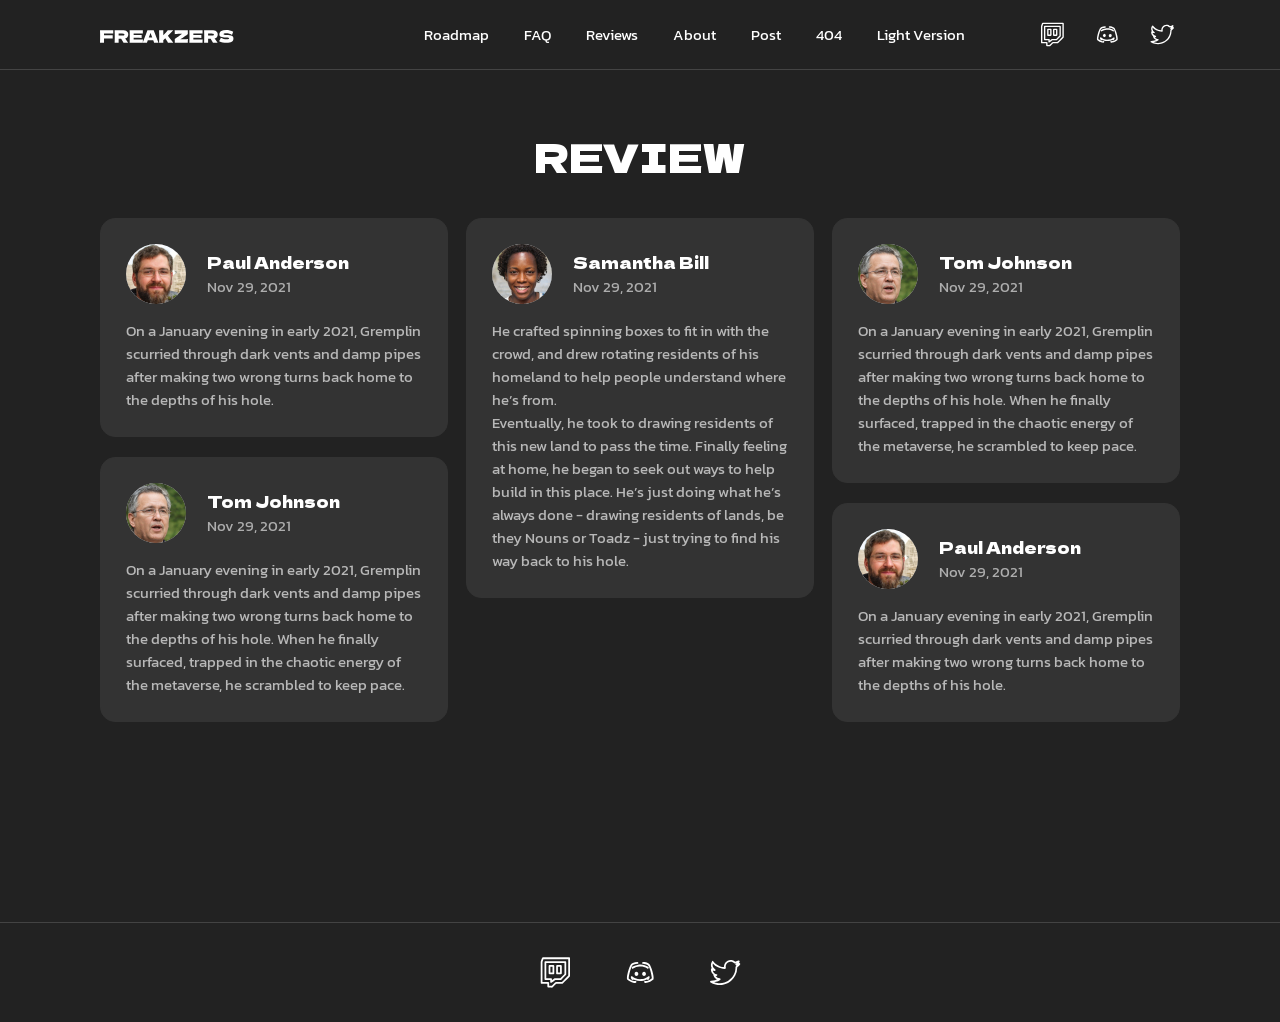
<file: dark/reviews.html>
<!DOCTYPE html>
<html lang="en">
	
<!-- Mirrored from tf.bda.dev/freakzers/dark/reviews.html by HTTrack Website Copier/3.x [XR&CO'2014], Fri, 10 May 2024 14:57:07 GMT -->
<!-- Added by HTTrack --><meta http-equiv="content-type" content="text/html;charset=utf-8" /><!-- /Added by HTTrack -->
<head>
	<meta charset="UTF-8" />
	<meta http-equiv="X-UA-Compatible" content="IE=edge" />
	<meta name="viewport" content="width=device-width, initial-scale=1.0" />
	<meta name="theme-color" media="(prefers-color-scheme: light)" content="white" />
	<meta name="theme-color" media="(prefers-color-scheme: dark)" content="#222222" />
	<!-- Google Fonts -->

	<!-- CSS Styles  -->
	<link href="https://fonts.googleapis.com/css2?family=Kanit:wght@400;500&amp;family=Dela+Gothic+One&amp;display=swap" rel="stylesheet" />
	<link rel="stylesheet" href="css/vendor/bootstrap.min.css" />
	<link rel="stylesheet" href="css/vendor/animate.css" />
	<link rel="stylesheet" href="css/vendor/owl.carousel.min.css" />
	<link rel="stylesheet" href="css/vendor/owl.theme.default.min.css" />
	<link rel="stylesheet" href="css/style.min5152.css?ver=1.0" />
	<link rel="icon" href="img/favicon_nft_dark.svg" />
	<title>FAQ</title>
</head>

	<body class="theme-dark">
		<header class="header">
	<div class="container">
		<nav class="header__navbar navbar navbar-expand-lg">
			<a class="navbar-brand" href="index-2.html">
				<img src="img/logo-dark.svg" alt="" />
			</a>
			<button class="navbar-toggler" type="button" data-bs-toggle="collapse" data-bs-target="#navbarContent" aria-controls="navbarContent" aria-expanded="false" aria-label="Toggle navigation">
				<span class="navbar-toggler-icon"></span>
			</button>
			<div class="collapse navbar-collapse" id="navbarContent">
				<ul class="navbar-nav list-unstyled">
					<li class="nav-item">
						<a class="nav-link" href="roadmap.html">Roadmap</a>
					</li>
					<li class="nav-item">
						<a class="nav-link" href="faq.html">FAQ</a>
					</li>
					<li class="nav-item">
						<a class="nav-link" href="reviews.html">Reviews</a>
					</li>
					<li class="nav-item">
						<a class="nav-link" href="about.html">About</a>
					</li>
					<li class="nav-item">
						<a class="nav-link" href="post.html">Post</a>
					</li>
					<li class="nav-item">
						<a class="nav-link" href="404.html">404</a>
					</li>
					<li class="nav-item">
						<a class="nav-link" href="../index.html">Light Version</a>
					</li>
				</ul>

				<div class="header__social"><ul class="social__list">
	<li class="social__item">
		<a class="d-flex text-decoration-none" href="#" target="_blank">
			<svg width="35" height="35">
				<use xlink:href="#twitch"></use>
			</svg>
			<span class="d-lg-none">Twitch</span>
		</a>
	</li>
	<li class="social__item">
		<a class="d-flex text-decoration-none" href="#" target="_blank">
			<svg width="35" height="35">
				<use xlink:href="#discord"></use>
			</svg>
			<span class="d-lg-none">Discord</span>
		</a>
	</li>
	<li class="social__item">
		<a class="d-flex text-decoration-none" href="#" target="_blank">
			<svg width="35" height="35">
				<use xlink:href="#twitter"></use>
			</svg>
			<span class="d-lg-none">Twitter</span>
		</a>
	</li>
</ul>
</div>

			</div>
		</nav>
	</div>
</header>


		<main class="main m-0 py-60">

			<section class="section-reviews">
				<div class="section-reviews__container container">
					<h2 class="section-reviews__title nft-h2 wow animate__animated animate__slideInUp">Review</h2>
					<div class="section-reviews__list">
						<div class="section-reviews__item-wrapper">
							<div class="section-reviews__item wow animate__animated animate__fadeInUp" data-wow-delay="0.2s">
								<div class="section-reviews__item-header">
									<div class="section-reviews__item-image">
										<img src="img/section-reviews-1.jpg" alt="" />
									</div>
									<div class="section-reviews__item-meta">
										<p class="section-reviews__item-name">Paul Anderson</p>
										<p class="section-reviews__item-date">Nov 29, 2021</p>
									</div>
								</div>
								<div class="section-reviews__item-content">On a January evening in early 2021, Gremplin scurried through dark vents and damp pipes after making two wrong turns back home to the depths of his hole.</div>
							</div>
							<div class="section-reviews__item wow animate__animated animate__fadeInUp" data-wow-delay="0.4s">
								<div class="section-reviews__item-header">
									<div class="section-reviews__item-image">
										<img src="img/section-reviews-2.jpg" alt="" />
									</div>
									<div class="section-reviews__item-meta">
										<p class="section-reviews__item-name">Tom Johnson</p>
										<p class="section-reviews__item-date">Nov 29, 2021</p>
									</div>
								</div>
								<div class="section-reviews__item-content">
									On a January evening in early 2021, Gremplin scurried through dark vents and damp pipes after making two wrong turns back home to the depths of his hole. When he finally surfaced, trapped in the chaotic energy of the metaverse, he scrambled to keep pace.
								</div>
							</div>
						</div>

						<div class="section-reviews__item-wrapper">
							<div class="section-reviews__item wow animate__animated animate__fadeInUp" data-wow-delay="0.6s">
								<div class="section-reviews__item-header">
									<div class="section-reviews__item-image">
										<img src="img/section-reviews-3.jpg" alt="" />
									</div>
									<div class="section-reviews__item-meta">
										<p class="section-reviews__item-name">Samantha Bill</p>
										<p class="section-reviews__item-date">Nov 29, 2021</p>
									</div>
								</div>
								<div class="section-reviews__item-content">
									He crafted spinning boxes to fit in with the crowd, and drew rotating residents of his homeland to help people understand where he’s from.<br />
									Eventually, he took to drawing residents of this new land to pass the time. Finally feeling at home, he began to seek out ways to help build in this place. He’s just doing what he’s always done - drawing residents of lands, be they Nouns or Toadz - just trying to find his way back
									to his hole.
								</div>
							</div>
						</div>

						<div class="section-reviews__item-wrapper">
							<div class="section-reviews__item wow animate__animated animate__fadeInUp" data-wow-delay="0.8s">
								<div class="section-reviews__item-header">
									<div class="section-reviews__item-image">
										<img src="img/section-reviews-2.jpg" alt="" />
									</div>
									<div class="section-reviews__item-meta">
										<p class="section-reviews__item-name">Tom Johnson</p>
										<p class="section-reviews__item-date">Nov 29, 2021</p>
									</div>
								</div>
								<div class="section-reviews__item-content">
									On a January evening in early 2021, Gremplin scurried through dark vents and damp pipes after making two wrong turns back home to the depths of his hole. When he finally surfaced, trapped in the chaotic energy of the metaverse, he scrambled to keep pace.
								</div>
							</div>
							<div class="section-reviews__item wow animate__animated animate__fadeInUp" data-wow-delay="1s">
								<div class="section-reviews__item-header">
									<div class="section-reviews__item-image">
										<img src="img/section-reviews-1.jpg" alt="" />
									</div>
									<div class="section-reviews__item-meta">
										<p class="section-reviews__item-name">Paul Anderson</p>
										<p class="section-reviews__item-date">Nov 29, 2021</p>
									</div>
								</div>
								<div class="section-reviews__item-content">On a January evening in early 2021, Gremplin scurried through dark vents and damp pipes after making two wrong turns back home to the depths of his hole.</div>
							</div>
						</div>
					</div>
				</div>
			</section>
		</main>

		<footer class="footer">
	<div class="footer__container container">
		<div class="row">
			<div class="col-12">
				<div class="footer__social"><ul class="social__list">
	<li class="social__item">
		<a class="d-flex text-decoration-none" href="#" target="_blank">
			<svg width="35" height="35">
				<use xlink:href="#twitch"></use>
			</svg>
			<span class="d-lg-none">Twitch</span>
		</a>
	</li>
	<li class="social__item">
		<a class="d-flex text-decoration-none" href="#" target="_blank">
			<svg width="35" height="35">
				<use xlink:href="#discord"></use>
			</svg>
			<span class="d-lg-none">Discord</span>
		</a>
	</li>
	<li class="social__item">
		<a class="d-flex text-decoration-none" href="#" target="_blank">
			<svg width="35" height="35">
				<use xlink:href="#twitter"></use>
			</svg>
			<span class="d-lg-none">Twitter</span>
		</a>
	</li>
</ul>
</div>
			</div>
		</div>
	</div>
</footer>

<div class="scroll-to-top"></div>

<!-- Javascript Files -->
<script src="js/vendor/jquery-3.6.0.min.js"></script>
<script src="js/vendor/bootstrap.min.js"></script>
<script src="js/vendor/wow.min.js"></script>
<script src="js/vendor/owl.carousel.min.js"></script>
<script src="js/script5152.js?ver=1.0"></script>
<script>
	new WOW().init();
</script>

<svg viewBox="0 0 599 598" xmlns="http://www.w3.org/2000/svg" xmlns:xlink="http://www.w3.org/1999/xlink" style="display: none">
	<style>
		:root > svg {
			display: none;
		}
		:root > svg:target {
			display: block;
		}
	</style>
	<svg viewBox="0 0 43 43" fill="none" id="cards-icon" xmlns="http://www.w3.org/2000/svg">
		<rect width="43" height="43" rx="21.5" fill="currentColor" />
		<path
			d="M34.8 21.385v.377c-.186.46-.533.592-1.016.608a32.76 32.76 0 00-6.57.878c-.369.088-.727.22-1.1.334.223.906.559 1.715 1.062 2.44.33.477.723.91 1.09 1.36.236.29.277.621.107.922-.167.296-.489.472-.813.384a1.27 1.27 0 01-.52-.304 8.07 8.07 0 00-2.511-1.664c-.368-.151-.75-.266-1.142-.402-.07.199-.131.347-.175.5-.668 2.36-.95 4.777-1.05 7.217-.02.483-.147.833-.606 1.021h-.375c-.355-.164-.585-.402-.598-.832a33.399 33.399 0 00-.916-6.914c-.08-.326-.198-.642-.296-.956-.636.097-1.76.56-2.413 1.032-.47.339-.91.72-1.354 1.093-.482.405-1.153.234-1.314-.347-.097-.352.048-.626.289-.87a7.73 7.73 0 001.64-2.468c.16-.384.28-.785.425-1.197-.2-.07-.348-.13-.501-.173-2.35-.67-4.758-.954-7.19-1.055-.48-.02-.83-.148-1.016-.608v-.377c.163-.357.4-.587.829-.6a33.153 33.153 0 006.888-.919c.325-.079.64-.199 1.03-.322-.263-.63-.483-1.226-.756-1.796-.344-.715-.834-1.332-1.383-1.904-.406-.424-.368-.984.07-1.276.341-.226.73-.16 1.086.19a7.787 7.787 0 002.458 1.646c.383.16.783.28 1.192.426.07-.2.13-.349.174-.503.67-2.367.953-4.793 1.051-7.243.02-.478.164-.81.605-.994h.376c.459.187.612.533.605 1.021-.008.536.045 1.075.093 1.61.149 1.67.375 3.33.773 4.96.093.378.223.747.358 1.19.625-.261 1.211-.475 1.77-.745.721-.35 1.345-.845 1.921-1.402.414-.4.956-.373 1.257.048.242.339.18.747-.175 1.112a7.869 7.869 0 00-1.682 2.567c-.143.353-.25.72-.37 1.07.065.042.085.061.11.07.126.045.25.094.38.13 2.349.672 4.757.954 7.188 1.055.481.022.828.151 1.016.61zM21.384 15.68h-.049c-.031.13-.053.261-.097.386-.212.608-.4 1.227-.656 1.815-.248.572-.568.704-1.167.558-.46-.11-.91-.254-1.365-.382l-.23-.063c.148.557.3 1.081.426 1.611.145.604.014.93-.55 1.176-.595.259-1.22.45-1.833.667-.12.042-.245.067-.368.1.123.088.245.11.36.15.622.22 1.256.414 1.859.677.54.236.677.57.54 1.134-.113.469-.257.93-.387 1.396l-.067.235c.557-.15 1.078-.303 1.607-.43.619-.149.924-.02 1.182.573.252.581.437 1.19.647 1.79.046.132.07.27.106.406.091-.137.116-.277.162-.41.21-.598.395-1.208.648-1.789.255-.59.562-.709 1.184-.573.148.033.298.062.444.104.38.109.76.225 1.168.347l-.076-.255c-.133-.474-.278-.945-.393-1.422-.124-.51-.003-.802.455-1.056a6.4 6.4 0 01.979-.431c.44-.155.892-.274 1.419-.433-.216-.054-.352-.086-.489-.122-.69-.186-1.377-.384-1.993-.766-.345-.214-.472-.522-.39-.919.037-.184.071-.37.122-.55.112-.4.233-.797.359-1.223-.098.03-.164.052-.23.071-.481.136-.959.284-1.444.402-.504.123-.798-.002-1.05-.46a6.248 6.248 0 01-.422-.957c-.157-.446-.276-.904-.41-1.357z"
			fill="#fff"
		/></svg
	><svg viewBox="0 0 48 48" fill="none" id="cards-icon-2" xmlns="http://www.w3.org/2000/svg">
		<rect width="48" height="48" rx="24" fill="currentColor" />
		<path
			d="M11.656 38.987c-.522-.239-.672-.65-.655-1.21.08-2.602 1.144-4.73 3.043-6.469.729-.666 1.478-1.31 2.208-1.973.228-.207.433-.44.634-.675.508-.59.744-1.276.74-2.061-.008-2.773-.05-5.547.01-8.318.067-3.01 1.169-5.636 3.248-7.823.706-.743 1.569-1.256 2.608-1.414.026-.004.05-.029.075-.044h.898c.63.15 1.238.35 1.785.718.999.672 1.747 1.572 2.35 2.593 1.19 2.014 1.86 4.168 1.818 6.538-.044 2.453.034 4.909-.027 7.36-.033 1.293.44 2.279 1.365 3.109.838.753 1.695 1.486 2.508 2.264 1.76 1.685 2.686 3.75 2.767 6.196.018.557-.13.972-.655 1.21h-24.72zm7.72-5.543h9.281v-.413c0-4.678-.027-9.355.015-14.033.014-1.696-.324-3.283-1.046-4.799-.51-1.07-1.13-2.067-2.072-2.82-.638-.51-1.358-.83-2.161-.5-.467.191-.94.48-1.282.845-1.72 1.837-2.695 4.033-2.72 6.554-.05 4.946-.015 9.893-.015 14.84v.326zm15.826 3.79c-.01-.144-.01-.242-.024-.338-.18-1.322-.685-2.52-1.61-3.472-.976-1.005-2.05-1.916-3.083-2.867-.009-.008-.036.006-.06.01-.004.026-.014.054-.014.082-.001 2.115.001 4.229-.005 6.343-.001.21.084.246.267.245 1.057-.006 2.114-.003 3.17-.003h1.36zm-17.578-6.741c-.757.662-1.46 1.263-2.15 1.88-1.156 1.037-2.09 2.224-2.47 3.768-.084.345-.13.698-.203 1.093h.35c1.375 0 2.751-.006 4.128.006.268.003.354-.063.352-.345-.012-2.024-.007-4.048-.007-6.072v-.33zm1.764 6.714h9.27c0-.564-.015-1.102.005-1.639.01-.27-.066-.353-.346-.352-2.87.01-5.738.006-8.608.007-.104 0-.21.011-.32.017v1.967z"
			fill="#fff"
		/>
		<path d="M24.026 15.549a2.6 2.6 0 012.601 2.486c.025.55-.303.958-.807.999-.49.04-.891-.332-.94-.87-.048-.52-.385-.855-.858-.854-.483 0-.815.324-.867.845-.055.548-.442.913-.933.881-.51-.033-.844-.452-.815-1.02a2.598 2.598 0 012.619-2.467z" fill="#fff" /></svg
	><svg viewBox="0 0 48 48" fill="none" id="cards-icon-3" xmlns="http://www.w3.org/2000/svg">
		<rect width="48" height="48" rx="24" fill="currentColor" />
		<path
			d="M26.454 38.989h-.478c-.293-.051-.585-.11-.878-.151-2.486-.357-4.972-.712-7.459-1.066-1.835-.262-3.67-.519-5.506-.782-.586-.085-.83-.336-.92-.928-.061-.404-.111-.81-.168-1.214-.593-4.163-1.18-8.328-1.789-12.49-.073-.5.057-.85.406-1.199 3.651-3.637 7.29-7.287 10.94-10.926.433-.432.907-.823 1.363-1.233h.479c.263.045.525.097.79.135 4.33.62 8.662 1.236 12.993 1.855.657.093.896.337.989.995.178 1.273.356 2.547.537 3.82.466 3.275.924 6.553 1.41 9.825.077.516-.073.869-.427 1.222-3.638 3.623-7.262 7.258-10.898 10.883-.44.44-.921.837-1.384 1.254zm-5.008-6.942L32.23 21.265l-5.285-5.298-10.789 10.788c1.757 1.756 3.539 3.538 5.291 5.292zm4.147-17.396l-3.419-3.447-10.77 10.767 3.44 3.431 10.749-10.751zm.626 22.133l10.786-10.78-3.42-3.425-10.78 10.78c1.14 1.142 2.29 2.297 3.414 3.425zM15.244 28.46l-1.847 6.35 6.346-1.848-4.499-4.502zM28.67 15.032l4.502 4.509 1.85-6.358c-2.175.634-4.268 1.242-6.352 1.85zm3.334-2.797l.002-.066-7.242-1.037c.031.082.033.105.045.117.752.755 1.503 1.512 2.265 2.256.065.064.217.084.314.06.376-.091.747-.21 1.12-.318l3.496-1.012zm4.024 3.927c-.044.06-.06.074-.065.091-.447 1.532-.896 3.063-1.33 4.597-.027.093.037.25.112.327.696.713 1.404 1.415 2.11 2.12.05.049.11.086.223.174l-1.05-7.309zm-24.573 8.352a9.848 9.848 0 01-.104.066l1.04 7.237c.039-.045.058-.057.063-.073.449-1.538.9-3.076 1.338-4.618.025-.086-.035-.23-.103-.303-.305-.328-.63-.637-.942-.958-.434-.448-.862-.9-1.293-1.35zm4.955 11.249l.005.053 7.209 1.036a.559.559 0 00-.16-.263c-.676-.677-1.359-1.349-2.027-2.035-.146-.15-.272-.182-.47-.122-.792.24-1.59.462-2.384.694-.725.21-1.449.425-2.173.637z"
			fill="#fff"
		/></svg
	><svg viewBox="0 0 48 48" fill="none" id="cards-icon-4" xmlns="http://www.w3.org/2000/svg">
		<rect width="48" height="48" rx="24" fill="currentColor" />
		<path
			d="M14.486 29.362a1.133 1.133 0 001.607-1.597l-.075-.076c-.197-.198-.403-.388-.591-.594-.369-.404-.357-.935.017-1.284.338-.316.876-.294 1.239.065l.325.325c.614.62 1.616.622 2.23.002.479-.483.575-1.211.327-1.845a8.911 8.911 0 01-.523-1.935c-.532-3.576.51-6.64 3.192-9.04 2.776-2.483 6.072-3.176 9.6-2.04 3.706 1.193 6.009 3.812 6.729 7.659.866 4.63-1.536 9.06-5.87 10.905-2.777 1.181-5.563 1.054-8.286-.248-.218-.104-.33-.059-.483.093-2.605 2.613-5.214 5.221-7.821 7.832-.546.547-1 .556-1.54.015a7838.183 7838.183 0 01-5.48-5.478c-.44-.442-.431-.944.014-1.389.862-.858 1.721-1.719 2.579-2.582.585-.588 1.02-.59 1.603-.002.401.405.803.808 1.207 1.214zm.687 6.3c.097.097.258.106.355.009 2.581-2.58 5.163-5.16 7.743-7.741.427-.427.797-.482 1.313-.175 1.738 1.035 3.602 1.395 5.602 1.075 5.055-.808 8.147-6.26 6.248-11.025-1.357-3.403-4.63-5.43-8.321-5.15-4.03.303-7.311 3.715-7.46 7.754-.06 1.628.317 3.144 1.152 4.544.36.604.325.913-.168 1.407a4854.46 4854.46 0 01-5.601 5.607c-.476.476-.953.47-1.434-.009-.63-.626-1.256-1.255-1.883-1.881a.282.282 0 00-.397.005l-.563.553a1.119 1.119 0 00-.01 1.588l3.424 3.438z"
			fill="#fff"
		/>
		<path d="M28.81 26.677a5.883 5.883 0 01-5.885-5.933 5.885 5.885 0 015.926-5.865 5.898 5.898 0 015.875 5.92 5.895 5.895 0 01-5.915 5.878zm4.152-5.871c.019-2.283-1.819-4.158-4.09-4.173-2.301-.016-4.18 1.821-4.195 4.101a4.145 4.145 0 004.108 4.19 4.135 4.135 0 004.177-4.118z" fill="#fff" /></svg
	><svg viewBox="0 0 48 48" fill="none" id="cards-icon-5" xmlns="http://www.w3.org/2000/svg">
		<rect width="48" height="48" rx="24" fill="currentColor" />
		<path
			d="M38.988 25.578v1.736c-.039.294-.08.587-.116.88a13.905 13.905 0 01-2.566 6.523 1.172 1.172 0 01-.45.37c-.355.158-.733.046-.977-.237-.26-.3-.266-.68-.04-1.116 1.977-3.807 1.799-7.525-.47-11.154-.08-.127-.172-.245-.262-.364-.088-.118-.181-.232-.271-.348.461 1.15.81 2.31.94 3.53.332 3.095-.394 5.915-2.323 8.365-2.134 2.71-4.957 4.328-8.335 4.982-.564.108-1.14.162-1.71.241h-1.736c-.325-.04-.65-.078-.975-.121a13.901 13.901 0 01-6.455-2.577c-.427-.311-.532-.813-.28-1.21.26-.412.753-.519 1.238-.267.23.119.455.25.692.354 3.507 1.554 6.914 1.36 10.212-.602.351-.208.673-.466 1.009-.701a.457.457 0 00-.278.045c-1.04.454-2.12.756-3.249.876-3.222.341-6.127-.46-8.62-2.532-2.497-2.074-4.026-4.755-4.678-7.93-.13-.632-.194-1.276-.288-1.914v-1.795c.039-.274.081-.547.116-.822a13.886 13.886 0 012.566-6.521c.111-.154.278-.295.45-.372.356-.157.733-.045.977.238.26.302.267.682.04 1.116-1.98 3.808-1.798 7.527.471 11.154.157.25.348.479.523.717-.075-.33-.201-.623-.308-.922-.11-.31-.216-.622-.3-.94-.75-2.879-.525-5.68.892-8.302 2.035-3.765 5.316-5.857 9.442-6.716.563-.117 1.14-.163 1.711-.242h1.736c.097.017.194.044.292.05 1.494.113 2.927.471 4.309 1.047.97.404 1.877.92 2.736 1.526.334.236.555.52.491.949-.1.672-.76.914-1.437.563-3.647-1.893-7.251-1.801-10.799.272-.361.211-.691.477-1.035.717a.37.37 0 00.25-.034 11.166 11.166 0 013.515-.912c2.944-.257 5.638.442 7.985 2.243C36.351 17.515 38 20.31 38.7 23.667c.131.628.195 1.273.29 1.91zm-2.28-2.576l.073-.034c-.345-.79-.642-1.607-1.045-2.366-1.129-2.125-2.707-3.823-4.925-4.837-2.24-1.024-4.566-1.179-6.916-.453-2.21.682-3.99 1.972-5.205 3.976-.273.448-.705.618-1.144.437-.422-.174-.614-.59-.499-1.093.57-2.495 1.909-4.495 3.945-6.023.674-.505 1.406-.934 2.086-1.38.009-.001-.03-.006-.064.004-2.564.782-4.755 2.15-6.306 4.355-2.09 2.972-2.384 6.2-.997 9.547.724 1.745 1.903 3.15 3.538 4.139.479.29.66.7.485 1.15-.171.441-.596.627-1.141.501-2.742-.633-4.83-2.197-6.394-4.5-.322-.473-.6-.974-.899-1.463-.002.125.028.238.065.348a12.664 12.664 0 002.543 4.462c2.68 3.063 7.014 4.159 10.795 2.692 1.925-.747 3.487-1.953 4.575-3.73.291-.477.697-.659 1.15-.482.441.171.627.596.5 1.142-.636 2.753-2.213 4.845-4.524 6.412-.495.337-1.022.627-1.598.978.118-.026.166-.032.211-.046 1.782-.541 3.384-1.408 4.759-2.669 2.77-2.543 3.832-5.683 3.092-9.36-.521-2.587-1.915-4.637-4.196-6.036-.432-.265-.589-.697-.412-1.128.172-.421.59-.616 1.092-.5 2.505.574 4.511 1.919 6.04 3.97.475.634.88 1.323 1.316 1.987z"
			fill="#fff"
		/>
		<path d="M24.003 28.63a4.637 4.637 0 01-4.648-4.629 4.635 4.635 0 014.63-4.648 4.635 4.635 0 014.647 4.63 4.636 4.636 0 01-4.629 4.648zm2.876-4.636a2.895 2.895 0 00-2.869-2.887 2.896 2.896 0 00-2.902 2.884 2.897 2.897 0 002.869 2.887 2.897 2.897 0 002.902-2.884z" fill="#fff" /></svg
	><svg viewBox="0 0 43 43" fill="none" id="cards-icon-white" xmlns="http://www.w3.org/2000/svg">
		<rect width="43" height="43" rx="21.5" fill="#fff" />
		<path
			d="M34.8 21.385v.377c-.186.46-.533.592-1.016.608a32.76 32.76 0 00-6.57.878c-.369.088-.727.22-1.1.334.223.906.559 1.715 1.062 2.44.33.477.723.91 1.09 1.36.236.29.277.622.107.922-.167.296-.489.472-.813.384a1.27 1.27 0 01-.52-.304 8.07 8.07 0 00-2.511-1.664c-.368-.151-.75-.265-1.142-.402-.07.199-.131.348-.175.5-.668 2.36-.95 4.777-1.05 7.217-.02.483-.147.833-.606 1.021h-.375c-.355-.164-.585-.402-.598-.832a33.399 33.399 0 00-.916-6.914c-.08-.326-.198-.642-.296-.956-.636.097-1.76.56-2.413 1.032-.47.339-.91.72-1.354 1.093-.482.405-1.153.234-1.314-.347-.097-.352.048-.626.289-.87a7.73 7.73 0 001.64-2.468c.16-.384.28-.785.425-1.197-.2-.07-.348-.13-.501-.173-2.35-.67-4.758-.954-7.19-1.055-.48-.02-.83-.148-1.016-.608v-.377c.163-.357.4-.587.829-.6a33.153 33.153 0 006.888-.919c.325-.079.64-.199 1.03-.322-.263-.63-.483-1.226-.756-1.796-.344-.715-.834-1.332-1.383-1.904-.406-.424-.368-.984.07-1.275.341-.227.73-.16 1.086.188a7.787 7.787 0 002.458 1.647c.383.16.783.28 1.192.426.07-.2.13-.349.174-.503.67-2.367.953-4.793 1.051-7.243.02-.478.164-.81.605-.994h.376c.459.188.612.533.605 1.021-.008.536.045 1.075.093 1.61.149 1.67.375 3.33.773 4.96.093.378.223.747.358 1.19.625-.261 1.211-.475 1.77-.745.721-.35 1.345-.845 1.921-1.402.414-.4.956-.372 1.257.048.242.339.18.747-.175 1.112a7.869 7.869 0 00-1.682 2.567c-.143.353-.25.72-.37 1.07.065.042.085.061.11.07.126.045.25.094.38.13 2.349.672 4.757.954 7.188 1.055.481.022.828.151 1.016.61zM21.384 15.68h-.049c-.031.13-.053.262-.097.387-.212.607-.4 1.226-.656 1.814-.248.572-.568.704-1.167.559-.46-.112-.91-.255-1.365-.383l-.23-.063c.148.558.3 1.081.426 1.611.145.604.014.931-.55 1.176-.595.259-1.22.45-1.833.667-.12.042-.245.067-.368.1.123.088.245.11.36.15.622.22 1.256.414 1.859.677.54.236.677.57.54 1.134-.113.47-.257.93-.387 1.396l-.067.235c.557-.15 1.078-.303 1.607-.43.619-.149.924-.02 1.182.573.252.581.437 1.19.647 1.79.046.132.07.27.106.406.091-.137.116-.277.162-.41.21-.598.395-1.208.648-1.789.255-.59.562-.709 1.184-.573.148.033.298.062.444.104.38.109.76.225 1.168.347l-.076-.255c-.133-.474-.278-.945-.393-1.422-.124-.51-.003-.802.455-1.056a6.39 6.39 0 01.979-.431c.44-.155.892-.274 1.419-.433-.216-.054-.352-.086-.489-.122-.69-.186-1.377-.384-1.993-.766-.345-.214-.472-.522-.39-.918.037-.185.071-.37.122-.551.112-.4.233-.797.359-1.223-.098.03-.164.052-.23.071-.481.136-.959.284-1.444.402-.504.123-.798-.002-1.05-.46a6.248 6.248 0 01-.422-.957c-.157-.446-.276-.904-.41-1.357z"
			fill="currentColor"
		/></svg
	><svg viewBox="0 0 19 13" fill="none" id="carousel-next" xmlns="http://www.w3.org/2000/svg"><path fill-rule="evenodd" clip-rule="evenodd" d="M13.167.273L19 6.216v.84L13.167 13l-.825-.84 4.837-4.93H0V6.041h17.18l-4.84-4.928.825-.84h.002z" fill="currentColor" /></svg
	><svg viewBox="0 0 19 13" fill="none" id="carousel-prev" xmlns="http://www.w3.org/2000/svg"><path fill-rule="evenodd" clip-rule="evenodd" d="M5.833 12.727L0 6.784v-.84L5.833 0l.825.84-4.837 4.93H19v1.189H1.82l4.84 4.928-.825.84h-.002z" fill="currentColor" /></svg
	><svg viewBox="0 0 35 35" fill="none" id="discord" xmlns="http://www.w3.org/2000/svg">
		<path
			d="M6.933 21.691c.002-1.124.21-2.223.47-3.31.227-.949.484-1.892.77-2.826.402-1.316.875-2.606 1.515-3.83.403-.77 1.053-1.255 1.815-1.61 1.134-.53 2.339-.743 3.58-.767a.715.715 0 01.748.718c.002.398-.305.707-.721.725-.956.043-1.889.185-2.784.546-.824.332-1.415.89-1.732 1.716-.345.898-.692 1.798-.99 2.713A33.256 33.256 0 008.5 20.295c-.092.528-.119 1.069-.174 1.604-.017.16.049.281.178.374 1.182.847 2.447 1.523 3.869 1.872.337.083.676.089 1.018-.044a.7.7 0 01.905.401c.15.38-.014.774-.39.946-.655.3-1.328.236-1.993.07-1.685-.423-3.17-1.248-4.538-2.298-.338-.26-.41-.639-.441-1.03-.011-.166 0-.333 0-.499z"
			fill="currentColor"
		/>
		<path
			d="M27.727 21.69c-.04.322-.05.651-.131.963-.05.194-.167.41-.32.53-1.437 1.127-3.012 1.996-4.814 2.385-.583.126-1.174.143-1.74-.119-.368-.169-.542-.54-.413-.923.115-.341.515-.573.872-.439.525.2 1.027.101 1.521-.058 1.166-.374 2.24-.936 3.25-1.629.275-.189.4-.4.345-.727-.16-.962-.278-1.934-.486-2.886a47.557 47.557 0 00-.828-3.16 18.122 18.122 0 00-1.033-2.758c-.3-.627-.739-1.097-1.363-1.395-.784-.374-1.615-.566-2.474-.644-.2-.018-.398-.028-.598-.04-.418-.022-.736-.348-.725-.744a.721.721 0 01.75-.698c1.522.049 2.982.337 4.292 1.169.53.337.93.796 1.184 1.368.348.782.705 1.563 1.002 2.364a32.79 32.79 0 011.246 4.283c.227 1.039.424 2.084.463 3.158z"
			fill="currentColor"
		/>
		<path
			d="M12.102 22.89c-.32.4-.678.518-1.017.32a1.611 1.611 0 01-.381-.344 2.992 2.992 0 01-.734-1.712.711.711 0 01.38-.692c.306-.152.595-.11.858.101a9.486 9.486 0 002.272 1.35c1.567.66 3.203.846 4.885.698 1.673-.147 3.194-.715 4.57-1.67.17-.117.33-.246.495-.37.291-.221.616-.255.892-.08.287.183.357.455.315.78a2.986 2.986 0 01-.935 1.824c-.31.294-.802.274-1.054-.065-.1-.135-.18-.13-.31-.063a10.162 10.162 0 01-3.749 1.092c-1.92.177-3.798-.002-5.592-.769-.3-.127-.594-.265-.895-.4z"
			fill="currentColor"
		/>
		<path
			d="M23.176 14.498c-.145-.058-.302-.096-.433-.177-1.88-1.16-3.926-1.633-6.12-1.454-1.713.14-3.319.642-4.812 1.5a.737.737 0 01-1.01-.254.722.722 0 01.261-.99c1.286-.755 2.67-1.243 4.13-1.524 1.88-.361 3.744-.303 5.584.247.985.295 1.913.72 2.784 1.27.315.2.436.513.336.839-.1.316-.37.51-.72.543z"
			fill="currentColor"
		/>
		<path d="M20.26 20.174c-.45-.003-.802-.202-1.086-.54-.498-.595-.512-1.557-.035-2.169.648-.83 1.794-.755 2.335.153.412.69.293 1.607-.279 2.17-.24.235-.598.383-.935.386z" fill="currentColor" />
		<path d="M14.431 20.182c-.642-.037-1.049-.327-1.32-.824-.403-.74-.183-1.748.483-2.22a1.33 1.33 0 011.689.104c.89.816.66 2.406-.434 2.834-.15.059-.317.081-.418.106z" fill="currentColor" /></svg
	><svg viewBox="0 0 19 14" fill="none" id="faq-icon" xmlns="http://www.w3.org/2000/svg"><path fill-rule="evenodd" clip-rule="evenodd" d="M13.167 13.596L19 7.653v-.84L13.167.869l-.825.84 4.837 4.93H0v1.189h17.18l-4.84 4.928.825.84h.002z" fill="currentColor" /></svg
	><svg viewBox="0 0 22 22" fill="none" id="menu-close" xmlns="http://www.w3.org/2000/svg">
		<path d="M2.109 22L22 2.46 19.976.47.084 20.011 2.11 22z" fill="#222" />
		<path d="M0 1.989l19.891 19.54 2.025-1.989L2.024 0 0 1.989z" fill="#222" /></svg
	><svg viewBox="0 0 22 22" fill="none" id="menu-close-dark" xmlns="http://www.w3.org/2000/svg">
		<path d="M2.109 22L22 2.46 19.976.47.084 20.011 2.11 22z" fill="#fff" />
		<path d="M0 1.989l19.891 19.54 2.025-1.989L2.024 0 0 1.989z" fill="#fff" /></svg
	><svg viewBox="0 0 29 22" fill="none" id="menu-open" xmlns="http://www.w3.org/2000/svg">
		<path d="M0 12.476h29V9.524H0v2.952z" fill="#222" />
		<path d="M0 2.951h29V0H0v2.951z" fill="#222" />
		<path fill-rule="evenodd" clip-rule="evenodd" d="M0 22h29v-2.951H0V22z" fill="#222" /></svg
	><svg viewBox="0 0 29 22" fill="none" id="menu-open-dark" xmlns="http://www.w3.org/2000/svg">
		<path d="M0 12.476h29V9.524H0v2.952z" fill="#fff" />
		<path d="M0 2.951h29V0H0v2.951z" fill="#fff" />
		<path fill-rule="evenodd" clip-rule="evenodd" d="M0 22h29v-2.951H0V22z" fill="#fff" /></svg
	><svg viewBox="0 0 599 598" fill="none" id="nft-circle" xmlns="http://www.w3.org/2000/svg">
		<circle cx="297" cy="296.5" r="255.5" stroke="currentColor" stroke-width="38" />
		<path
			d="M467.962 487.348a98.55 98.55 0 002.654 3.08c.295.327.611.514.948.559a.993.993 0 00.863-.252c.245-.221.353-.52.323-.897-.024-.369-.191-.757-.503-1.162a74.054 74.054 0 00-1.062-1.224 45.538 45.538 0 00-1.541-1.62l2.663-2.4a74.226 74.226 0 002.643 3.111 74.445 74.445 0 002.84 2.973c-.51.42-.895.747-1.155.981-.275.248-.64.597-1.096 1.048l-1.799-1.347c.365.748.492 1.427.383 2.038a2.667 2.667 0 01-.879 1.579c-.446.402-.922.649-1.43.743a2.474 2.474 0 01-1.448-.128 3.272 3.272 0 01-1.271-.894l-1.446-1.605a53.352 53.352 0 00-2.195-2.323l2.508-2.26z"
			fill="#fff"
		/>
		<path
			d="M463.797 502.532a.54.54 0 00-.099-.17.472.472 0 00-.397-.181c-.165.018-.341.103-.528.254l-1.54 1.245-1.669-2.065a32.824 32.824 0 001.615-1.151 177.486 177.486 0 00-3.63-4.299l2.764-2.235c.734.924 1.9 2.373 3.497 4.348.157-.14.421-.385.793-.737l1.669 2.064-.828.67.179.221c.491.607.784 1.225.881 1.854a3.11 3.11 0 01-.243 1.798c-.267.576-.685 1.093-1.252 1.552a6.555 6.555 0 01-1.549.925 32.727 32.727 0 00-1.259-2.512l-.213-.407c.29.01.569-.035.835-.135.266-.086.484-.198.655-.336.14-.114.237-.231.293-.353a.459.459 0 00.026-.35z"
			fill="#fff"
		/>
		<path
			d="M449.395 509.261a96.265 96.265 0 002.111-1.383l-.929-1.29c-.32-.435-.664-.71-1.033-.823-.371-.1-.799.028-1.282.383a3.541 3.541 0 00-.497.439 10.22 10.22 0 00-.617-.942 57.792 57.792 0 00-.753-.973c.307-.325.576-.585.806-.779.23-.193.538-.432.925-.716.943-.693 1.777-.959 2.504-.798.724.175 1.385.67 1.983 1.484l1.489 2.051c.367-.294.744-.608 1.132-.943l1.572 2.14c-.419.308-.676.701-.771 1.18-.095.48-.034.925.182 1.337l-3.288 2.416c-.003-.866.12-1.652.371-2.357l-2.333 1.714-1.572-2.14z"
			fill="#fff"
		/>
		<path
			d="M434.135 517.658c-.282-.425-.632-.692-1.049-.801-.426-.104-.895 0-1.408.312a2.092 2.092 0 00-.663.613 2.403 2.403 0 00-.319.862c-.897.159-1.896.433-2.994.82-.119-.829.048-1.633.5-2.411.443-.773 1.198-1.484 2.266-2.133 1.427-.868 2.685-1.176 3.774-.926 1.089.251 1.963.919 2.623 2.004.66 1.085.851 2.169.572 3.251-.278 1.082-1.13 2.057-2.557 2.925-1.068.649-2.047.993-2.937 1.031-.899.043-1.689-.179-2.371-.665a25.502 25.502 0 002.106-2.282c.318.1.619.133.904.101.29-.025.575-.122.857-.294.513-.311.821-.68.925-1.106.095-.421.019-.854-.229-1.301z"
			fill="#fff"
		/>
		<path
			d="M417.894 522.059c1.51-.801 2.806-1.047 3.887-.737 1.077.323 1.915 1.05 2.515 2.181.586 1.104.708 2.189.366 3.252-.35 1.069-1.28 2.004-2.791 2.805-1.016.539-1.953.821-2.811.846-.863.038-1.607-.139-2.234-.531-.622-.383-1.118-.924-1.488-1.622-.605-1.139-.71-2.255-.315-3.347.385-1.087 1.342-2.036 2.871-2.847zm1.141 2.281c-.574.305-.93.669-1.067 1.093-.138.423-.085.865.159 1.324.229.433.558.712.986.836.433.133.936.047 1.51-.258.575-.304.922-.664 1.041-1.078.12-.415.063-.843-.171-1.284-.244-.46-.571-.756-.981-.89-.41-.133-.903-.047-1.477.257z"
			fill="#fff"
		/>
		<path d="M407.941 533.859a179.82 179.82 0 00-1.16-2.504 122.37 122.37 0 00-1.406-2.92l3.204-1.506.707 1.54a409.792 409.792 0 001.805 3.909c.408.869.996 2.095 1.763 3.68l.702 1.459-3.203 1.507a255.368 255.368 0 00-1.454-3.163c-.425-.905-.744-1.572-.958-2.002z" fill="#fff" />
		<path d="M399.507 537.569c-.227-.555-.584-1.403-1.071-2.544a118.306 118.306 0 00-1.301-2.967l3.256-1.391.652 1.564a408.532 408.532 0 001.664 3.971c.377.883.921 2.129 1.631 3.74l.65 1.484-3.255 1.391c-.54-1.314-.987-2.385-1.34-3.212-.393-.92-.688-1.598-.886-2.036z" fill="#fff" />
		<path
			d="M253.701 547.439a100.296 100.296 0 00-.812 3.984c-.078.433-.032.797.138 1.092.16.293.403.469.728.528.324.058.627-.039.906-.294.278-.244.482-.614.612-1.108a71.62 71.62 0 00.318-1.589c.121-.669.234-1.406.339-2.21l3.527.637a74.866 74.866 0 00-.844 3.994 76.134 76.134 0 00-.613 4.066 35.615 35.615 0 00-1.482-.314 33.771 33.771 0 00-1.499-.225l-.036-2.247c-.369.746-.828 1.262-1.378 1.549a2.667 2.667 0 01-1.787.272c-.59-.107-1.078-.332-1.463-.676a2.487 2.487 0 01-.784-1.225 3.265 3.265 0 01-.07-1.552l.384-2.125c.237-1.309.401-2.362.495-3.158l3.321.601z"
			fill="#fff"
		/>
		<path
			d="M239.142 553.437a.542.542 0 00.075-.183.475.475 0 00-.1-.425c-.116-.119-.29-.207-.524-.262l-1.927-.456.611-2.584c.792.259 1.425.45 1.9.573a178.63 178.63 0 001.178-5.502l3.459.819a770.47 770.47 0 00-1.299 5.427c.207.038.563.097 1.068.175l-.611 2.584-1.036-.245-.066.277c-.18.759-.488 1.369-.926 1.831a3.115 3.115 0 01-1.572.908c-.619.141-1.283.127-1.994-.041a6.518 6.518 0 01-1.678-.659c.363-.664.768-1.509 1.216-2.533l.191-.417c.17.235.376.428.618.578.23.157.452.261.667.312.175.041.328.046.458.016a.457.457 0 00.292-.193z"
			fill="#fff"
		/>
		<path
			d="M225.009 546.162c.868.311 1.664.585 2.386.823l.452-1.525c.148-.519.155-.959.019-1.32-.148-.355-.511-.615-1.088-.78a3.511 3.511 0 00-.651-.123c.14-.345.263-.7.367-1.066.05-.173.153-.57.31-1.19.445.044.814.097 1.108.161.294.063.672.161 1.133.293 1.125.322 1.846.819 2.163 1.492.305.68.318 1.506.041 2.477l-.712 2.433c.457.11.937.216 1.438.318l-.73 2.552c-.5-.143-.969-.105-1.406.113a1.973 1.973 0 00-.946.962l-3.922-1.122c.683-.533 1.38-.916 2.091-1.149l-2.783-.796.73-2.553z"
			fill="#fff"
		/>
		<path
			d="M209.029 539.232c.164-.484.162-.924-.008-1.321-.178-.4-.548-.708-1.108-.922a2.09 2.09 0 00-.891-.149c-.289.028-.581.12-.876.275-.676-.613-1.503-1.235-2.481-1.867.583-.601 1.321-.961 2.213-1.08.882-.122 1.906.04 3.074.488 1.559.597 2.573 1.403 3.041 2.418.468 1.015.474 2.115.02 3.301-.455 1.186-1.195 2-2.221 2.442-1.026.442-2.319.364-3.878-.233-1.168-.448-2.039-1.012-2.613-1.692-.584-.685-.892-1.445-.925-2.282a25.55 25.55 0 003.094.269c.116.313.274.571.473.776.197.215.449.381.757.499.56.215 1.041.233 1.441.054.391-.182.687-.507.888-.976z"
			fill="#fff"
		/>
		<path
			d="M195.61 529.077c1.559.705 2.546 1.579 2.962 2.624.404 1.049.342 2.157-.186 3.323-.515 1.139-1.298 1.899-2.348 2.28-1.059.377-2.368.213-3.926-.491-1.048-.474-1.844-1.043-2.389-1.707-.559-.658-.874-1.355-.948-2.091-.077-.726.047-1.449.372-2.169.532-1.176 1.35-1.941 2.455-2.298 1.096-.36 2.432-.184 4.008.529zm-1.105 2.299c-.592-.268-1.098-.327-1.517-.176-.42.15-.737.463-.951.936-.202.447-.221.877-.057 1.292.16.423.536.769 1.128 1.037.592.267 1.089.322 1.49.163s.705-.466.911-.921c.214-.474.248-.914.103-1.32-.146-.406-.515-.743-1.107-1.011z"
			fill="#fff"
		/>
		<path d="M180.188 528.426c.282-.53.705-1.347 1.27-2.451a117.87 117.87 0 001.449-2.898l3.151 1.613-.785 1.502a430.51 430.51 0 00-1.987 3.819c-.438.854-1.048 2.07-1.832 3.646l-.724 1.449-3.152-1.613a254.161 254.161 0 001.612-3.084c.455-.89.788-1.551.998-1.983z" fill="#fff" />
		<path d="M172.092 524.025c.3-.519.753-1.32 1.356-2.403.726-1.302 1.243-2.25 1.552-2.845l3.092 1.724-.839 1.473a424.975 424.975 0 00-2.122 3.746 377.72 377.72 0 00-1.96 3.578l-.776 1.422-3.092-1.723a257.275 257.275 0 001.721-3.025c.487-.874.843-1.523 1.068-1.947z" fill="#fff" />
		<path
			d="M161.574 515.08l4.152 2.583c.165-.416.189-.824.074-1.226-.129-.398-.44-.751-.932-1.057a2.948 2.948 0 00-1.133-.422 2.218 2.218 0 00-1.124.131c-.395-.634-.963-1.406-1.704-2.315.633-.431 1.408-.608 2.326-.531.905.08 1.913.466 3.025 1.158 1.444.898 2.307 1.895 2.591 2.99.271 1.099.068 2.192-.608 3.278-.661 1.062-1.541 1.71-2.641 1.944-1.1.234-2.375-.1-3.827-1.004-.866-.539-1.528-1.151-1.985-1.835-.457-.685-.694-1.392-.712-2.122-.022-.72.172-1.412.584-2.074.138-.221.249-.381.335-.481l1.579.983zm1.217 3.495c.425.264.823.4 1.195.408.372.008.701-.094.985-.306l-3.005-1.87c-.068.335-.037.655.092.959.124.312.368.582.733.809z"
			fill="#fff"
		/>
		<path
			d="M152.539 509.436c.279-.428.385-.855.319-1.282-.075-.432-.357-.821-.846-1.167a2.083 2.083 0 00-.827-.364 2.366 2.366 0 00-.917.05c-.504-.761-1.151-1.568-1.944-2.422.714-.438 1.518-.605 2.411-.5.885.1 1.838.51 2.859 1.232 1.363.964 2.147 1.995 2.35 3.094.203 1.099-.063 2.166-.796 3.203-.733 1.037-1.651 1.643-2.755 1.818-1.103.176-2.337-.219-3.7-1.183-1.021-.722-1.726-1.483-2.114-2.285-.397-.807-.508-1.62-.333-2.439.836.358 1.813.7 2.931 1.025.035.331.124.621.267.869.138.256.341.479.61.67.49.346.951.482 1.383.408.424-.08.792-.322 1.102-.727z"
			fill="#fff"
		/>
		<path
			d="M136.976 499.501c.686.616 1.318 1.171 1.897 1.665l.995-1.24c.334-.424.507-.829.518-1.215-.003-.384-.24-.762-.712-1.133a3.458 3.458 0 00-.555-.361c.26-.266.508-.548.743-.847.111-.141.357-.47.737-.985.396.21.717.399.965.569.248.17.561.403.938.7.919.724 1.398 1.458 1.436 2.201.025.745-.275 1.514-.9 2.307l-1.58 1.983c.381.275.785.554 1.21.838l-1.643 2.086c-.408-.321-.856-.464-1.343-.428-.487.037-.9.214-1.24.532l-3.205-2.524c.834-.234 1.624-.325 2.371-.271l-2.274-1.791 1.642-2.086z"
			fill="#fff"
		/>
		<path
			d="M129.174 497.604c.478.41.735.833.768 1.27.027.431-.123.836-.448 1.216-.319.372-.696.582-1.132.63-.444.041-.905-.143-1.383-.553-.456-.39-.698-.814-.727-1.273-.035-.451.104-.859.416-1.224.325-.38.707-.586 1.144-.62.437-.034.891.151 1.362.554zm7.224-5.762a93.32 93.32 0 00-2.675 2.963 82.664 82.664 0 00-2.641 3.268l-2.734-2.341a78.675 78.675 0 002.823-3.113 91.257 91.257 0 002.515-3.099l2.712 2.322z"
			fill="#fff"
		/>
		<path
			d="M126.423 482.722c1.244 1.173 1.893 2.322 1.947 3.445.04 1.123-.379 2.151-1.257 3.082-.858.909-1.845 1.373-2.962 1.392-1.125.011-2.309-.57-3.553-1.743-.837-.789-1.405-1.586-1.704-2.391-.314-.804-.385-1.566-.215-2.285.163-.713.515-1.356 1.057-1.931.886-.938 1.909-1.396 3.069-1.373 1.154.015 2.36.617 3.618 1.804zm-1.793 1.814c-.473-.446-.932-.666-1.377-.66-.446.006-.847.198-1.204.576-.336.356-.494.757-.474 1.202.013.453.256.902.729 1.348.473.446.925.659 1.356.639.431-.019.818-.211 1.161-.575.357-.378.532-.783.527-1.214-.006-.432-.245-.87-.718-1.316z"
			fill="#fff"
		/>
		<path
			d="M114.814 471.258a100.308 100.308 0 00-3.025 2.717c-.321.301-.501.621-.54.96a.997.997 0 00.271.857c.226.241.527.342.903.304.369-.031.753-.206 1.152-.526.567-.506.968-.868 1.201-1.087.496-.466 1.025-.99 1.588-1.574l2.454 2.613a74.566 74.566 0 00-3.056 2.706 75.42 75.42 0 00-2.914 2.901c-.43-.502-.764-.88-1.004-1.135-.253-.27-.61-.628-1.07-1.074l1.31-1.826c-.741.38-1.417.521-2.03.424a2.663 2.663 0 01-1.597-.846c-.411-.437-.668-.909-.773-1.414a2.49 2.49 0 01.099-1.451 3.29 3.29 0 01.868-1.289l1.575-1.478a54.357 54.357 0 002.277-2.242l2.311 2.46z"
			fill="#fff"
		/>
		<path
			d="M75.066 414.744a98.708 98.708 0 00-3.648 1.796c-.39.203-.65.462-.78.777a.995.995 0 00.028.899c.153.292.415.471.787.537.364.07.78.006 1.252-.194a74.56 74.56 0 001.45-.721 45.059 45.059 0 001.956-1.085l1.654 3.181a73.02 73.02 0 00-3.675 1.776 75.403 75.403 0 00-3.591 2.003 36.65 36.65 0 00-.66-1.365 34.5 34.5 0 00-.738-1.323l1.755-1.404c-.816.165-1.505.118-2.068-.141a2.67 2.67 0 01-1.308-1.247c-.277-.532-.397-1.056-.36-1.571.027-.51.19-.967.487-1.37a3.283 3.283 0 011.185-1.005l1.916-.997a53.595 53.595 0 002.8-1.54l1.558 2.994z"
			fill="#fff"
		/>
		<path
			d="M61.414 406.898a.544.544 0 00.19-.053.47.47 0 00.274-.339c.024-.165-.013-.356-.112-.575l-.819-1.803 2.418-1.097c.28.784.515 1.402.709 1.852a177.86 177.86 0 005.072-2.434l1.47 3.237a701.009 701.009 0 00-5.087 2.293c.096.187.267.504.514.952l-2.417 1.098-.44-.97-.26.118c-.71.322-1.382.451-2.015.387a3.108 3.108 0 01-1.68-.687c-.49-.403-.886-.937-1.188-1.602a6.518 6.518 0 01-.505-1.731 32.97 32.97 0 002.747-.588l.447-.104a2.16 2.16 0 00-.078.843c.016.278.07.517.16.717.075.164.164.288.269.373a.46.46 0 00.33.113z"
			fill="#fff"
		/>
		<path
			d="M58.52 391.269c.285.876.554 1.673.808 2.39l1.482-.576c.502-.2.854-.464 1.057-.793.19-.334.173-.779-.05-1.337a3.525 3.525 0 00-.3-.59c.358-.1.714-.221 1.067-.362.167-.066.544-.228 1.131-.484.238.379.421.704.551.976.13.271.284.629.462 1.075.434 1.087.481 1.961.143 2.624-.352.657-.996 1.173-1.934 1.547l-2.36.926c.193.429.402.873.628 1.332l-2.465.985c-.193-.483-.51-.831-.95-1.043a1.971 1.971 0 00-1.34-.159l-1.512-3.79c.84.214 1.569.532 2.189.952l-1.074-2.689 2.466-.984z"
			fill="#fff"
		/>
		<path
			d="M54.223 374.389c.483-.166.83-.437 1.04-.814.207-.386.224-.866.051-1.441a2.084 2.084 0 00-.427-.795c-.2-.212-.451-.387-.754-.526.071-.909.057-1.944-.042-3.104.833.094 1.569.457 2.208 1.089.637.623 1.135 1.533 1.496 2.73.481 1.599.464 2.894-.052 3.885-.516.991-1.383 1.669-2.599 2.036-1.216.366-2.312.278-3.29-.263-.977-.541-1.707-1.611-2.189-3.21-.36-1.197-.447-2.231-.26-3.102.184-.88.597-1.589 1.24-2.127.438.797.997 1.668 1.678 2.611a2.183 2.183 0 00-.323.85c-.05.286-.027.588.068.904.173.574.453.965.839 1.172.383.198.822.233 1.316.105z"
			fill="#fff"
		/>
		<path
			d="M54.042 357.562c.396 1.664.309 2.98-.263 3.949-.583.961-1.497 1.59-2.742 1.886-1.216.289-2.296.135-3.24-.462-.947-.608-1.618-1.743-2.014-3.407-.266-1.118-.304-2.096-.112-2.933.179-.845.537-1.521 1.074-2.029.527-.506 1.175-.85 1.944-1.033 1.254-.299 2.36-.12 3.319.535.956.647 1.634 1.811 2.034 3.494zm-2.494.532c-.15-.632-.414-1.068-.79-1.307-.375-.24-.816-.299-1.322-.179-.477.114-.829.362-1.056.745-.237.385-.28.894-.13 1.527.15.632.411 1.058.782 1.278.371.22.8.272 1.286.157.506-.121.875-.363 1.107-.727.232-.363.273-.861.123-1.494z"
			fill="#fff"
		/>
		<path d="M45.12 344.964c.592-.101 1.497-.266 2.716-.495a124.18 124.18 0 003.179-.627l.653 3.479-1.669.298c-1.832.324-3.244.579-4.236.765-.944.177-2.279.438-4.005.783l-1.59.313-.652-3.479c1.399-.242 2.54-.447 3.425-.613.983-.184 1.71-.326 2.18-.424z" fill="#fff" />
		<path d="M43.647 335.869a174.75 174.75 0 002.73-.397c1.474-.223 2.54-.394 3.2-.514l.529 3.5-1.678.239c-1.842.258-3.263.462-4.262.613-.949.144-2.292.357-4.03.639l-1.599.257-.529-3.5c1.407-.192 2.556-.356 3.446-.49.989-.15 1.72-.265 2.193-.347z" fill="#fff" />
		<path
			d="M44.287 322.076l.497 4.865c.43-.124.768-.355 1.015-.692.236-.346.325-.807.266-1.384a2.946 2.946 0 00-.36-1.154 2.218 2.218 0 00-.79-.809c.26-.7.522-1.622.787-2.765.728.238 1.343.743 1.844 1.516.49.764.802 1.798.935 3.101.173 1.691-.087 2.984-.78 3.879-.703.886-1.692 1.394-2.965 1.525-1.243.127-2.294-.173-3.153-.9-.858-.726-1.374-1.94-1.548-3.641-.104-1.015-.024-1.912.238-2.693.261-.781.676-1.401 1.242-1.861.556-.459 1.222-.728 1.998-.807.259-.027.454-.037.585-.03l.19 1.85zm-2.02 3.102c.05.497.187.895.408 1.194.222.299.504.497.845.593l-.36-3.522c-.306.152-.54.372-.701.66-.172.289-.236.647-.192 1.075z"
			fill="#fff"
		/>
		<path
			d="M43.222 311.477c.509-.042.912-.219 1.208-.532.297-.324.432-.785.406-1.384a2.093 2.093 0 00-.218-.877 2.383 2.383 0 00-.6-.694c.293-.864.535-1.87.726-3.019.783.296 1.407.83 1.87 1.601.464.76.722 1.765.776 3.014.072 1.668-.265 2.919-1.01 3.752-.745.833-1.752 1.276-3.02 1.331-1.27.055-2.31-.301-3.124-1.067-.814-.765-1.257-1.982-1.328-3.651-.054-1.249.117-2.272.513-3.07.396-.807.97-1.393 1.726-1.756.228.881.556 1.863.983 2.946-.24.23-.415.478-.524.743-.119.265-.17.563-.157.893.026.599.2 1.047.524 1.343.322.287.739.429 1.25.427z"
			fill="#fff"
		/>
		<path
			d="M41.557 293.088a99 99 0 00-.156 2.519l1.59.029c.54.004.965-.107 1.278-.334.302-.238.455-.656.46-1.256a3.523 3.523 0 00-.054-.661c.37.043.745.067 1.125.07.18.001.59-.005 1.23-.02.076.441.123.812.14 1.112.017.3.024.69.02 1.17-.01 1.17-.297 1.997-.861 2.483-.575.475-1.367.708-2.377.699l-2.534-.037c.016.47.041.961.077 1.471l-2.655-.023c.004-.52-.157-.961-.484-1.324a1.973 1.973 0 00-1.179-.655l.035-4.08c.696.516 1.25 1.086 1.666 1.709l.025-2.895 2.654.023z"
			fill="#fff"
		/>
		<path
			d="M38.284 285.756c-.031.63-.21 1.091-.535 1.386-.324.284-.736.414-1.235.389-.49-.024-.887-.194-1.192-.51-.304-.325-.44-.803-.409-1.432.03-.599.217-1.05.563-1.354.335-.303.743-.443 1.222-.42.5.025.896.2 1.19.525.295.325.427.797.396 1.416zm8.977 2.188a96.066 96.066 0 00-3.98-.302 82.174 82.174 0 00-4.2-.089l.178-3.595c1.484.153 2.88.263 4.19.328a92.84 92.84 0 003.99.093l-.178 3.565z"
			fill="#fff"
		/>
		<path
			d="M48.37 274.474c-.166 1.702-.677 2.918-1.533 3.648-.864.719-1.933 1.016-3.207.891-1.244-.122-2.215-.619-2.913-1.491-.697-.882-.963-2.174-.796-3.876.112-1.145.395-2.082.848-2.811.445-.74 1.004-1.263 1.677-1.569.663-.307 1.387-.421 2.174-.344 1.283.126 2.271.655 2.964 1.587.693.922.955 2.243.787 3.965zm-2.531-.308c.063-.647-.044-1.145-.321-1.494-.278-.348-.675-.548-1.192-.599-.488-.048-.902.072-1.242.361-.35.287-.556.754-.62 1.401-.063.647.045 1.135.325 1.464.279.328.667.517 1.165.566.517.051.945-.058 1.283-.326.338-.269.538-.726.602-1.373z"
			fill="#fff"
		/>
		<path
			d="M50.333 258.276a101.183 101.183 0 00-4-.73c-.434-.069-.797-.015-1.089.161a.993.993 0 00-.513.738c-.052.326.052.626.312.901.25.272.624.469 1.121.589a77.93 77.93 0 001.596.285c.671.107 1.41.205 2.216.293l-.565 3.54a73.969 73.969 0 00-4.01-.762 75 75 0 00-4.078-.529c.134-.647.228-1.144.283-1.489.059-.366.124-.867.195-1.503l2.246-.082c-.754-.353-1.28-.802-1.578-1.346a2.666 2.666 0 01-.308-1.781c.095-.592.31-1.084.646-1.476a2.476 2.476 0 011.208-.81c.48-.156.997-.19 1.55-.102l2.133.341c1.314.209 2.37.353 3.167.429l-.532 3.333z"
			fill="#fff"
		/>
		<path
			d="M70.712 192.256c-1.31-.67-2.527-1.266-3.653-1.786-.4-.184-.763-.231-1.092-.141a.997.997 0 00-.693.572c-.139.3-.12.617.056.951.167.331.473.621.92.871.681.337 1.167.573 1.458.707.617.285 1.302.579 2.054.883l-1.504 3.254a74.382 74.382 0 00-3.653-1.82 75.492 75.492 0 00-3.782-1.614c.304-.587.53-1.039.676-1.357.156-.336.354-.8.595-1.394l2.184.53c-.63-.544-1.014-1.119-1.154-1.723a2.667 2.667 0 01.186-1.798c.252-.544.592-.96 1.022-1.246.42-.29.881-.441 1.382-.452a3.28 3.28 0 011.52.322l1.96.906c1.208.558 2.186.981 2.933 1.272l-1.415 3.063z"
			fill="#fff"
		/>
		<path
			d="M68.562 176.659c.035.041.088.08.159.117a.47.47 0 00.435.01c.145-.082.274-.229.386-.441l.925-1.75 2.348 1.24c-.45.701-.794 1.266-1.032 1.695 1.65.86 3.326 1.701 5.03 2.522l-1.661 3.143a746.91 746.91 0 00-4.927-2.621c-.09.191-.235.521-.438.99l-2.348-1.24.498-.942-.252-.133c-.69-.364-1.203-.817-1.54-1.356a3.108 3.108 0 01-.483-1.749c.018-.635.198-1.275.54-1.921a6.537 6.537 0 011.059-1.459 33.036 33.036 0 002.147 1.814l.355.289a2.16 2.16 0 00-.714.454c-.21.183-.367.372-.47.566-.083.16-.127.306-.13.44a.46.46 0 00.113.332z"
			fill="#fff"
		/>
		<path
			d="M79.153 164.805a97.31 97.31 0 00-1.395 2.103l1.362.82c.465.274.89.391 1.273.35.38-.055.723-.34 1.028-.857.117-.198.211-.398.283-.599.299.222.612.43.939.623.155.091.513.291 1.075.598-.155.42-.3.764-.434 1.033-.136.268-.325.609-.569 1.023-.594 1.008-1.256 1.581-1.987 1.719-.735.124-1.538-.07-2.408-.583l-2.176-1.3c-.222.415-.445.852-.669 1.312l-2.287-1.348c.264-.448.345-.911.243-1.389a1.975 1.975 0 00-.693-1.157l2.071-3.515c.344.795.54 1.566.587 2.313l1.47-2.494 2.287 1.348z"
			fill="#fff"
		/>
		<path
			d="M89.875 151.08c.427.28.853.388 1.28.324.432-.072.823-.353 1.171-.841.192-.269.315-.544.368-.825.045-.287.03-.593-.046-.917.763-.5 1.573-1.145 2.43-1.933.435.716.598 1.52.49 2.413-.104.884-.518 1.836-1.245 2.853-.97 1.359-2.004 2.138-3.104 2.336-1.1.198-2.166-.072-3.2-.809-1.034-.738-1.636-1.659-1.806-2.763-.17-1.105.23-2.336 1.2-3.696.726-1.017 1.49-1.719 2.294-2.104.809-.393 1.622-.5 2.44-.322a25.72 25.72 0 00-1.037 2.927 2.184 2.184 0 00-.87.264 1.947 1.947 0 00-.673.607c-.349.488-.487.948-.414 1.381.078.424.318.793.722 1.105z"
			fill="#fff"
		/>
		<path
			d="M103.073 140.639c-1.073 1.331-2.168 2.067-3.284 2.208-1.117.127-2.174-.211-3.17-1.015-.973-.784-1.512-1.733-1.617-2.845-.099-1.12.389-2.346 1.462-3.677.722-.895 1.472-1.523 2.252-1.884.777-.375 1.531-.506 2.262-.392.722.107 1.391.409 2.006.905 1.004.81 1.54 1.794 1.608 2.953.073 1.152-.433 2.401-1.519 3.747zm-1.947-1.647c.408-.506.591-.981.551-1.425-.04-.443-.263-.828-.668-1.155-.381-.307-.793-.434-1.235-.379-.45.048-.88.325-1.287.831-.408.506-.586.973-.533 1.401.053.428.274.799.664 1.113.404.326.822.47 1.251.431.43-.039.849-.311 1.257-.817z"
			fill="#fff"
		/>
		<path d="M107.577 125.875c.442.406 1.126 1.021 2.053 1.845 1.114.99 1.927 1.7 2.441 2.13l-2.352 2.646-1.257-1.138a423.858 423.858 0 00-3.197-2.882c-.717-.638-1.74-1.534-3.069-2.689l-1.221-1.065 2.352-2.646c1.048.959 1.909 1.737 2.581 2.335.748.664 1.304 1.152 1.669 1.464z" fill="#fff" />
		<path d="M113.87 119.142c.427.421 1.089 1.061 1.986 1.917a118.02 118.02 0 002.364 2.216l-2.445 2.56-1.216-1.181a403.294 403.294 0 00-3.092-2.995 393.598 393.598 0 00-2.972-2.796l-1.182-1.108 2.445-2.561c1.013.996 1.845 1.804 2.496 2.426.723.69 1.262 1.198 1.616 1.522z" fill="#fff" />
		<path
			d="M125.17 111.211l-3.543 3.37c.361.263.751.39 1.168.379.418-.025.837-.237 1.258-.637.304-.289.535-.62.693-.99.151-.379.203-.752.155-1.121.713-.223 1.603-.579 2.669-1.069.258.721.234 1.516-.071 2.386-.304.855-.931 1.734-1.88 2.637-1.232 1.172-2.414 1.757-3.545 1.757-1.132-.014-2.138-.485-3.021-1.412-.861-.906-1.267-1.921-1.218-3.044.05-1.124.694-2.275 1.933-3.453.739-.703 1.498-1.19 2.275-1.46.778-.271 1.522-.323 2.232-.156.704.159 1.324.521 1.862 1.086.179.189.306.337.381.445l-1.348 1.282zm-3.689.3c-.362.344-.594.696-.695 1.054-.101.358-.084.701.049 1.03l2.565-2.439c-.308-.15-.625-.2-.951-.152-.334.042-.656.21-.968.507z"
			fill="#fff"
		/>
		<path
			d="M132.902 103.882c.345.377.731.587 1.161.63.437.037.884-.138 1.342-.526a2.09 2.09 0 00.56-.708c.115-.267.176-.567.182-.9.863-.297 1.807-.721 2.832-1.274.245.802.205 1.621-.121 2.46-.319.831-.955 1.651-1.91 2.457-1.276 1.078-2.471 1.577-3.585 1.498-1.115-.08-2.082-.605-2.901-1.575-.82-.97-1.176-2.011-1.068-3.123.107-1.112.799-2.207 2.075-3.285.955-.807 1.869-1.297 2.742-1.472.881-.182 1.696-.085 2.445.29-.557.72-1.133 1.58-1.728 2.58a2.19 2.19 0 00-.909.041 1.945 1.945 0 00-.801.422c-.459.387-.706.799-.743 1.236-.029.43.113.847.427 1.249z"
			fill="#fff"
		/>
		<path
			d="M146.428 91.313c-.769.509-1.465.981-2.088 1.417l.95 1.275c.327.43.675.699 1.046.807.373.093.798-.041 1.276-.404a3.53 3.53 0 00.489-.448c.192.32.403.63.633.932.109.144.365.464.768.962-.302.33-.566.593-.793.79a18.11 18.11 0 01-.914.732c-.931.708-1.761.988-2.49.838-.727-.163-1.396-.647-2.008-1.451l-1.521-2.028c-.363.3-.735.621-1.116.962l-1.607-2.114c.414-.315.665-.712.752-1.193.087-.48.019-.925-.204-1.334l3.249-2.468c.017.865-.094 1.653-.333 2.363l2.305-1.752 1.606 2.114z"
			fill="#fff"
		/>
		<path
			d="M150.224 84.237c-.517.36-.991.502-1.423.425-.423-.082-.778-.329-1.064-.739-.28-.402-.389-.82-.326-1.254.072-.44.366-.84.882-1.2.493-.343.964-.471 1.415-.383.446.08.806.316 1.081.71.285.41.39.83.313 1.262-.077.432-.37.825-.878 1.18zm3.762 8.44a95.337 95.337 0 00-2.195-3.333 82.467 82.467 0 00-2.501-3.377l2.953-2.059a79.174 79.174 0 002.304 3.514 90.429 90.429 0 002.368 3.213l-2.929 2.042z"
			fill="#fff"
		/>
		<path
			d="M165.319 85.312c-1.448.91-2.723 1.25-3.823 1.02-1.098-.244-1.987-.907-2.668-1.991-.665-1.06-.866-2.131-.603-3.217.271-1.092 1.131-2.092 2.579-3.001.974-.612 1.888-.962 2.742-1.05.857-.1 1.613.021 2.267.366.648.337 1.182.84 1.602 1.509.686 1.092.873 2.198.559 3.315-.305 1.113-1.19 2.13-2.655 3.05zm-1.305-2.191c.55-.346.878-.735.985-1.168.106-.432.02-.869-.256-1.31-.261-.414-.609-.668-1.045-.76-.441-.101-.937.021-1.487.367-.551.346-.87.73-.96 1.152-.089.422-.001.845.265 1.268.277.44.625.712 1.044.815.419.103.903-.018 1.454-.364z"
			fill="#fff"
		/>
		<path
			d="M179.331 76.953a99.228 99.228 0 00-1.871-3.61c-.211-.387-.475-.641-.793-.764a.995.995 0 00-.898.046c-.289.159-.463.425-.521.798-.063.365.011.78.22 1.247.347.677.597 1.156.751 1.436.326.597.701 1.241 1.124 1.933l-3.146 1.719a73.272 73.272 0 00-1.851-3.638 75.806 75.806 0 00-2.076-3.549c.593-.29 1.044-.519 1.351-.687.325-.177.76-.433 1.308-.766l1.439 1.726c-.182-.812-.149-1.502.099-2.07a2.664 2.664 0 011.22-1.334c.526-.288 1.047-.419 1.563-.393.511.017.97.17 1.379.46.418.285.761.673 1.03 1.164l1.035 1.895a54.218 54.218 0 001.598 2.768l-2.961 1.619z"
			fill="#fff"
		/>
		<path
			d="M244.018 52.673a100.13 100.13 0 00-.823-3.982c-.098-.43-.284-.746-.556-.95a.995.995 0 00-.877-.199c-.322.074-.561.283-.718.627-.159.334-.201.754-.126 1.26.151.745.262 1.274.333 1.586.153.663.339 1.384.559 2.165l-3.494.802a73.887 73.887 0 00-.796-4.003 75.639 75.639 0 00-1.037-3.98c.65-.118 1.145-.216 1.486-.294.361-.083.85-.21 1.467-.383l.917 2.051c.046-.83.264-1.486.657-1.966.39-.49.902-.808 1.536-.953.584-.135 1.121-.12 1.611.045.487.155.888.427 1.203.817.325.387.55.853.675 1.399l.484 2.105c.297 1.296.56 2.329.788 3.097l-3.289.756z"
			fill="#fff"
		/>
		<path
			d="M255.039 41.428a.53.53 0 00.004.197.47.47 0 00.259.351c.153.065.348.077.585.035l1.95-.339.455 2.616c-.829.073-1.486.147-1.971.22.329 1.832.69 3.672 1.083 5.522l-3.503.61a723.697 723.697 0 00-.941-5.5 40.26 40.26 0 00-1.052.259l-.455-2.616 1.049-.183-.048-.28c-.134-.769-.09-1.452.13-2.048a3.107 3.107 0 011.088-1.453c.513-.374 1.129-.623 1.849-.748a6.525 6.525 0 011.802-.055 33.17 33.17 0 00-.121 2.807l-.011.459a2.16 2.16 0 00-.796-.288 2.02 2.02 0 00-.735-.024.998.998 0 00-.428.166.46.46 0 00-.193.292z"
			fill="#fff"
		/>
		<path
			d="M270.895 42.55c-.92.057-1.759.118-2.517.183l.185 1.58c.068.535.235.943.502 1.221.276.268.712.364 1.307.288.228-.029.444-.076.647-.142.007.372.034.747.082 1.124.023.178.084.584.184 1.216-.426.135-.787.23-1.082.288-.295.058-.681.117-1.157.177-1.161.147-2.019-.026-2.576-.52-.548-.506-.885-1.26-1.012-2.261l-.303-2.517c-.464.079-.947.17-1.447.274l-.334-2.634c.516-.065.932-.284 1.247-.657.316-.373.48-.791.491-1.257l4.048-.512c-.418.758-.908 1.385-1.47 1.88l2.872-.364.333 2.634z"
			fill="#fff"
		/>
		<path
			d="M288.313 42.633c.04.509.215.912.527 1.21.322.298.782.436 1.382.413.33-.013.622-.084.877-.214.255-.14.488-.34.698-.598.862.297 1.867.543 3.016.74-.3.781-.837 1.403-1.61 1.863-.762.46-1.768.714-3.017.762-1.669.065-2.918-.277-3.748-1.026-.829-.748-1.269-1.757-1.318-3.026-.049-1.27.311-2.31 1.081-3.12.769-.81 1.988-1.247 3.657-1.312 1.249-.048 2.271.128 3.067.527.806.4 1.389.977 1.748 1.734-.882.224-1.865.547-2.949.97a2.193 2.193 0 00-.741-.527 1.953 1.953 0 00-.892-.16c-.6.022-1.048.195-1.346.517-.288.32-.432.737-.432 1.247z"
			fill="#fff"
		/>
		<path
			d="M304.645 46.684c-1.709-.034-2.961-.45-3.755-1.246-.784-.806-1.163-1.849-1.138-3.129.026-1.25.446-2.256 1.262-3.02.825-.763 2.093-1.128 3.802-1.093 1.15.023 2.106.232 2.868.628.773.385 1.337.902 1.694 1.55.358.636.528 1.35.512 2.14-.026 1.29-.476 2.316-1.352 3.078-.866.763-2.163 1.127-3.893 1.092zm.112-2.548c.649.013 1.138-.132 1.464-.436.326-.303.494-.715.505-1.235.01-.49-.142-.893-.456-1.21-.314-.326-.795-.495-1.445-.509-.65-.013-1.128.133-1.434.437-.306.303-.464.705-.475 1.205-.01.52.132.938.425 1.254.294.316.766.48 1.416.494z"
			fill="#fff"
		/>
		<path d="M319.079 41.212a187.92 187.92 0 00-.203 2.753 121.683 121.683 0 00-.191 3.234l-3.532-.241.131-1.69c.147-1.854.254-3.285.323-4.293.066-.958.149-2.315.249-4.072l.095-1.618 3.532.242a246.999 246.999 0 00-.267 3.47c-.069.997-.114 1.736-.137 2.215z" fill="#fff" />
		<path d="M328.254 42.07c-.072.595-.173 1.51-.301 2.743a117.551 117.551 0 00-.306 3.226l-3.521-.367.19-1.685c.213-1.848.372-3.274.477-4.278.099-.955.23-2.309.393-4.061l.153-1.613 3.521.367c-.167 1.41-.297 2.563-.391 3.458-.103.995-.175 1.731-.215 2.21z" fill="#fff" />
		<path
			d="M341.444 46.152l-4.834-.74c.013.447.151.832.415 1.156.276.315.7.517 1.273.605.415.063.818.044 1.208-.058.391-.112.719-.3.982-.563.612.428 1.438.913 2.477 1.457-.412.645-1.055 1.113-1.929 1.404-.863.283-1.942.325-3.237.126-1.68-.257-2.867-.833-3.559-1.729-.681-.903-.925-1.988-.731-3.253.189-1.235.743-2.177 1.662-2.826.919-.648 2.224-.843 3.914-.584 1.008.155 1.857.457 2.547.907.69.45 1.186 1.006 1.489 1.67.305.653.398 1.365.28 2.136-.04.257-.079.449-.118.574l-1.839-.282zm-2.495-2.734c-.494-.076-.914-.044-1.259.095-.345.14-.606.363-.785.67l3.499.535a1.597 1.597 0 00-.462-.845c-.237-.238-.568-.39-.993-.455z"
			fill="#fff"
		/>
		<path
			d="M351.971 47.784c-.087.503-.017.937.212 1.303.238.368.651.615 1.237.74.323.07.624.072.903.01.282-.073.556-.209.824-.407.762.5 1.675.987 2.74 1.46-.484.684-1.157 1.154-2.02 1.41-.852.256-1.89.254-3.112-.007-1.633-.35-2.759-.99-3.378-1.92-.619-.93-.796-2.016-.53-3.258.265-1.242.871-2.16 1.817-2.756.945-.595 2.234-.718 3.867-.369 1.223.262 2.17.685 2.843 1.268.683.586 1.105 1.29 1.266 2.112-.91 0-1.943.07-3.098.212a2.175 2.175 0 00-.588-.694 1.954 1.954 0 00-.824-.376c-.587-.125-1.064-.069-1.432.17-.359.24-.601.607-.727 1.102z"
			fill="#fff"
		/>
		<path
			d="M370.188 50.79a99.786 99.786 0 00-2.398-.784l-.427 1.532c-.141.522-.14.962.002 1.32.154.353.521.607 1.1.763.222.06.44.097.653.113-.135.347-.251.704-.35 1.07-.047.174-.143.573-.29 1.196a10.182 10.182 0 01-1.111-.143c-.295-.058-.674-.15-1.138-.274-1.13-.304-1.859-.79-2.186-1.458-.316-.675-.343-1.5-.081-2.475l.672-2.445c-.459-.102-.94-.2-1.443-.294l.689-2.564c.503.135.97.09 1.404-.136.433-.225.743-.55.93-.977l3.94 1.059c-.674.544-1.365.938-2.073 1.182l2.796.752-.689 2.564z"
			fill="#fff"
		/>
		<path
			d="M378.108 49.464c-.601-.189-1.004-.477-1.207-.866-.193-.385-.216-.816-.066-1.294.146-.467.41-.809.792-1.025.392-.212.888-.225 1.489-.036.573.179.963.474 1.169.884.21.401.243.831.1 1.29-.15.476-.419.816-.807 1.02-.388.203-.879.212-1.47.027zm-4.373 8.14a95.367 95.367 0 001.293-3.776c.373-1.193.754-2.541 1.14-4.044l3.436 1.075a78.742 78.742 0 00-1.37 3.973 93.22 93.22 0 00-1.092 3.839l-3.407-1.067z"
			fill="#fff"
		/>
		<path
			d="M386.494 62.06c-1.605-.59-2.654-1.39-3.146-2.4-.479-1.018-.498-2.127-.057-3.329.431-1.173 1.156-1.989 2.175-2.445 1.029-.454 2.347-.386 3.952.203 1.08.396 1.916.905 2.508 1.527.605.616.97 1.288 1.097 2.016.131.72.06 1.45-.212 2.191-.444 1.211-1.205 2.035-2.281 2.471-1.066.44-2.412.361-4.036-.234zm.935-2.374c.61.224 1.119.246 1.526.065.407-.181.7-.515.879-1.004.169-.46.157-.89-.037-1.292-.19-.41-.59-.727-1.201-.951-.61-.224-1.109-.242-1.498-.054-.388.187-.668.516-.841.985-.179.488-.181.93-.006 1.324s.568.703 1.178.927z"
			fill="#fff"
		/>
		<path
			d="M401.679 68.028a98.853 98.853 0 001.711-3.689c.177-.403.216-.768.119-1.094a.997.997 0 00-.586-.682c-.303-.132-.619-.107-.95.076-.327.173-.611.486-.852.937-.323.688-.548 1.18-.676 1.472a45.02 45.02 0 00-.841 2.072l-3.285-1.436a73.259 73.259 0 001.745-3.69 74.617 74.617 0 001.536-3.814c.593.292 1.05.508 1.37.648.339.148.808.337 1.407.566l-.485 2.194c.531-.64 1.097-1.037 1.698-1.189a2.669 2.669 0 011.802.15c.549.24.972.572 1.267.995.299.415.459.872.48 1.373a3.266 3.266 0 01-.291 1.526l-.865 1.979a53.792 53.792 0 00-1.211 2.957l-3.093-1.352z"
			fill="#fff"
		/>
		<path
			d="M460.466 104.333c.978-1.099 1.86-2.128 2.646-3.087.279-.34.416-.68.41-1.021a.993.993 0 00-.379-.815c-.255-.21-.567-.27-.935-.185-.361.079-.719.303-1.074.672-.497.575-.847.986-1.05 1.234a45.765 45.765 0 00-1.37 1.766l-2.773-2.272a73.386 73.386 0 002.679-3.08 75.193 75.193 0 002.513-3.255c.491.442.872.774 1.143.996.286.234.686.543 1.2.925l-1.061 1.981c.685-.472 1.337-.7 1.957-.684.626.009 1.191.22 1.694.632.464.38.78.814.949 1.302.176.48.206.963.091 1.451a3.274 3.274 0 01-.694 1.39l-1.369 1.671a53.29 53.29 0 00-1.967 2.519l-2.61-2.14z"
			fill="#fff"
		/>
		<path
			d="M476.103 106.172a.528.528 0 00-.153.123.47.47 0 00-.119.42c.042.161.152.322.33.484l1.462 1.335-1.791 1.961a32.245 32.245 0 00-1.381-1.424 177.225 177.225 0 00-3.704 4.235l-2.625-2.398c.803-.864 2.061-2.234 3.773-4.11a37.107 37.107 0 00-.848-.673l1.791-1.96.786.718.192-.211c.526-.576 1.093-.959 1.7-1.149a3.108 3.108 0 011.814-.03c.61.178 1.184.513 1.723 1.005.436.398.818.862 1.147 1.392-.64.404-1.405.945-2.294 1.623l-.37.271a2.176 2.176 0 00-.26-.806 2.025 2.025 0 00-.43-.596 1.012 1.012 0 00-.393-.237.46.46 0 00-.35.027z"
			fill="#fff"
		/>
		<path
			d="M484.917 119.4a97.912 97.912 0 00-1.685-1.879l-1.136 1.112c-.382.382-.602.763-.659 1.145-.042.382.148.785.572 1.21.162.163.332.304.509.425-.29.233-.57.483-.839.752-.127.127-.411.424-.849.89a9.97 9.97 0 01-.891-.68 18.113 18.113 0 01-.847-.807c-.827-.828-1.215-1.613-1.165-2.355.065-.743.454-1.471 1.169-2.184l1.805-1.78a39.853 39.853 0 00-1.102-.977l1.879-1.876c.367.368.795.563 1.283.585.488.022.919-.105 1.294-.381l2.882 2.888c-.855.134-1.651.129-2.386-.013l2.045 2.049-1.879 1.876z"
			fill="#fff"
		/>
		<path
			d="M495.511 133.224c-.378.343-.59.729-.635 1.158-.038.436.135.885.52 1.345.212.253.447.44.706.563.267.116.567.178.9.186.292.863.713 1.809 1.26 2.837-.802.242-1.621.198-2.458-.132-.831-.322-1.647-.962-2.45-1.921-1.072-1.28-1.566-2.477-1.481-3.591.084-1.114.613-2.079 1.587-2.895.974-.815 2.016-1.166 3.128-1.054 1.112.113 2.204.809 3.276 2.09.802.958 1.289 1.874 1.46 2.748.178.882.077 1.697-.301 2.444a25.896 25.896 0 00-2.572-1.74c.05-.329.038-.631-.037-.908a1.948 1.948 0 00-.419-.804c-.385-.46-.796-.709-1.233-.748-.43-.031-.847.11-1.251.422z"
			fill="#fff"
		/>
		<path
			d="M502.301 148.622c-1.019-1.374-1.456-2.618-1.312-3.733.157-1.114.75-2.051 1.778-2.814 1.004-.745 2.058-1.028 3.161-.851 1.109.186 2.173.966 3.192 2.339.685.923 1.104 1.808 1.258 2.652.168.847.105 1.61-.189 2.288-.285.673-.745 1.245-1.38 1.715-1.036.769-2.123 1.04-3.262.814-1.133-.217-2.215-1.021-3.246-2.41zm2.084-1.472c.387.522.801.819 1.24.892.44.072.869-.047 1.286-.357.394-.292.62-.658.678-1.1.066-.448-.094-.933-.482-1.455-.387-.522-.794-.811-1.222-.867-.428-.056-.842.065-1.244.363-.418.309-.661.677-.732 1.103-.07.425.089.899.476 1.421z"
			fill="#fff"
		/>
		<path d="M515.462 156.688c-.504.326-1.271.834-2.301 1.524-1.238.829-2.13 1.439-2.676 1.828l-1.97-2.941 1.417-.931a422.226 422.226 0 003.593-2.371 371 371 0 003.373-2.295l1.338-.914 1.97 2.941c-1.191.773-2.16 1.411-2.908 1.911-.831.557-1.443.973-1.836 1.248z" fill="#fff" />
		<path d="M520.397 164.47c-.515.308-1.3.788-2.354 1.441-1.267.784-2.18 1.362-2.739 1.731l-1.864-3.009 1.449-.88a402.2 402.2 0 003.675-2.241c.817-.506 1.967-1.23 3.453-2.174l1.37-.866 1.864 3.009c-1.218.731-2.21 1.334-2.975 1.807-.85.527-1.476.921-1.879 1.182z" fill="#fff" />
		<path
			d="M525.238 177.401l-2.372-4.277a1.864 1.864 0 00-.661 1.036c-.08.411.02.87.301 1.377.204.367.465.674.785.92.328.241.677.385 1.046.432.036.746.157 1.696.363 2.851-.762.069-1.526-.154-2.291-.667-.751-.51-1.445-1.337-2.08-2.483-.825-1.486-1.095-2.777-.811-3.873.298-1.091 1.007-1.947 2.126-2.568 1.093-.607 2.177-.745 3.252-.415 1.075.33 2.028 1.243 2.857 2.738.495.892.775 1.748.842 2.569.066.821-.07 1.554-.409 2.2-.331.641-.837 1.15-1.52 1.529a4.039 4.039 0 01-.526.257l-.902-1.626zm.636-3.647c-.242-.437-.524-.749-.846-.937a1.55 1.55 0 00-1.009-.212l1.717 3.096c.222-.26.35-.555.385-.883.044-.333-.038-.688-.247-1.064z"
			fill="#fff"
		/>
		<path
			d="M530.39 186.726c-.451.239-.752.561-.901.965-.146.414-.088.891.171 1.432.143.297.325.537.546.72.229.178.505.312.825.402.071.909.244 1.93.521 3.061-.836.036-1.62-.209-2.349-.735-.726-.517-1.359-1.339-1.9-2.466-.723-1.505-.906-2.787-.549-3.846.357-1.059 1.108-1.863 2.253-2.413 1.145-.55 2.242-.633 3.291-.249 1.05.383 1.936 1.328 2.659 2.833.541 1.127.786 2.135.736 3.024-.045.899-.344 1.663-.895 2.294a25.695 25.695 0 00-2.063-2.321 2.19 2.19 0 00.189-.889 1.956 1.956 0 00-.208-.882c-.259-.541-.596-.884-1.01-1.03-.409-.136-.848-.103-1.316.1z"
			fill="#fff"
		/>
		<path
			d="M539.159 202.976c-.3-.872-.582-1.665-.848-2.377l-1.472.599c-.499.208-.846.478-1.044.81-.184.337-.16.783.071 1.336.089.212.192.408.31.586-.357.106-.71.232-1.061.379-.166.069-.541.236-1.123.502a9.937 9.937 0 01-.567-.967 18.504 18.504 0 01-.479-1.067c-.451-1.08-.513-1.954-.185-2.622.341-.662.977-1.189 1.909-1.578l2.344-.964a38.85 38.85 0 00-.65-1.322l2.45-1.024c.2.48.522.822.966 1.027.443.205.89.251 1.342.138l1.573 3.765c-.842-.201-1.577-.506-2.203-.916l1.116 2.671-2.449 1.024z"
			fill="#fff"
		/>
		<path
			d="M545.054 208.428c-.219-.591-.237-1.086-.054-1.484.186-.389.514-.67.983-.844.459-.171.891-.171 1.295-.001.408.18.722.565.941 1.156.208.562.213 1.051.015 1.466-.189.411-.508.7-.958.867-.469.174-.903.169-1.301-.014-.398-.183-.705-.565-.921-1.146zm-9.114 1.523a95.187 95.187 0 003.778-1.289 81.2 81.2 0 003.896-1.572l1.252 3.375a77.88 77.88 0 00-3.98 1.348 89.76 89.76 0 00-3.705 1.485l-1.241-3.347z"
			fill="#fff"
		/>
		<path
			d="M540.223 222.768c-.517-1.63-.526-2.949-.027-3.956.512-1.002 1.377-1.696 2.598-2.082 1.191-.378 2.28-.303 3.265.224.988.536 1.74 1.62 2.257 3.25.347 1.096.456 2.069.327 2.917-.117.856-.425 1.556-.923 2.102-.489.543-1.11.934-1.863 1.173-1.23.39-2.347.292-3.35-.292-1-.574-1.762-1.686-2.284-3.336zm2.449-.713c.196.62.49 1.035.882 1.247.393.211.837.238 1.332.081.467-.148.8-.421.999-.82.209-.401.215-.912.018-1.532-.196-.619-.487-1.025-.873-1.218-.387-.192-.818-.213-1.295-.062-.495.157-.846.426-1.051.805-.204.38-.209.88-.012 1.499z"
			fill="#fff"
		/>
		<path
			d="M544.795 238.43c1.44-.3 2.762-.602 3.964-.904.427-.107.74-.299.938-.576a.997.997 0 00.181-.881c-.08-.32-.294-.555-.641-.705-.338-.152-.758-.185-1.263-.1a70.55 70.55 0 00-1.578.366 46.05 46.05 0 00-2.153.603l-.874-3.477a73.274 73.274 0 003.986-.878 76.063 76.063 0 003.957-1.118c.131.647.24 1.14.325 1.48.091.359.228.845.413 1.458l-2.032.96c.832.028 1.492.233 1.98.616.498.38.826.885.984 1.515.146.582.142 1.119-.012 1.612-.145.49-.409.897-.792 1.22-.38.333-.842.567-1.385.704l-2.095.526c-1.29.325-2.316.609-3.08.852l-.823-3.273z"
			fill="#fff"
		/>
		<path
			d="M551.603 316.131c1.463.154 2.814.27 4.051.349.439.028.796-.059 1.069-.262a.994.994 0 00.441-.784c.021-.329-.111-.618-.396-.867-.274-.248-.665-.408-1.171-.48a72.72 72.72 0 00-1.615-.134 46.466 46.466 0 00-2.235-.082l.229-3.578c1.432.172 2.787.298 4.064.38 1.277.081 2.647.129 4.109.142-.072.657-.119 1.16-.141 1.509a33.7 33.7 0 00-.052 1.515l-2.228.294c.784.28 1.35.677 1.698 1.19.358.514.516 1.095.474 1.744-.038.599-.206 1.109-.503 1.531a2.488 2.488 0 01-1.126.92 3.288 3.288 0 01-1.534.248l-2.156-.138a54.3 54.3 0 00-3.193-.129l.215-3.368z"
			fill="#fff"
		/>
		<path
			d="M559.234 329.904a.547.547 0 00-.19-.052.47.47 0 00-.411.148c-.105.128-.172.312-.2.55l-.232 1.967-2.637-.311c.167-.816.284-1.467.351-1.952a177.958 177.958 0 00-5.6-.539l.415-3.531c1.171.148 3.018.371 5.54.668.015-.21.032-.57.052-1.081l2.637.31-.125 1.058.283.033c.775.091 1.417.328 1.926.71.508.382.869.868 1.082 1.457.211.598.274 1.26.189 1.985a6.524 6.524 0 01-.462 1.743 33.364 33.364 0 00-2.656-.917l-.437-.142c.215-.196.383-.423.504-.681.129-.246.207-.479.233-.697a.994.994 0 00-.037-.457.462.462 0 00-.225-.269z"
			fill="#fff"
		/>
		<path
			d="M553.63 344.781c.209-.898.39-1.72.544-2.465l-1.567-.273c-.532-.088-.971-.044-1.314.132-.335.188-.551.578-.649 1.17a3.588 3.588 0 00-.048.661c-.359-.099-.725-.18-1.1-.242a57.96 57.96 0 00-1.219-.171c-.007-.447.004-.82.033-1.119.029-.3.083-.686.161-1.16.19-1.154.602-1.927 1.234-2.32.64-.38 1.459-.489 2.456-.324l2.498.427c.057-.467.107-.955.151-1.465l2.619.433c-.084.513.007.974.274 1.383a1.98 1.98 0 001.064.829l-.664 4.025c-.608-.617-1.068-1.265-1.382-1.945l-.471 2.856-2.62-.432z"
			fill="#fff"
		/>
		<path
			d="M548.58 361.45c-.499-.108-.935-.054-1.31.159-.377.224-.641.626-.789 1.207a2.1 2.1 0 00-.046.902c.062.284.186.564.374.839-.531.742-1.054 1.635-1.57 2.679-.664-.51-1.106-1.202-1.326-2.074-.223-.862-.179-1.899.131-3.11.414-1.617 1.099-2.717 2.053-3.298.954-.582 2.046-.715 3.277-.399 1.23.315 2.123.957 2.68 1.925.557.969.629 2.262.214 3.88-.31 1.211-.77 2.141-1.381 2.789-.612.659-1.332 1.053-2.16 1.181.037-.909.008-1.944-.087-3.104a2.19 2.19 0 00.716-.559c.19-.22.327-.49.408-.809.149-.582.112-1.061-.111-1.438-.226-.368-.583-.624-1.073-.77z"
			fill="#fff"
		/>
		<path
			d="M540.036 375.946c.521-1.629 1.277-2.71 2.266-3.244.997-.521 2.104-.587 3.323-.196 1.191.38 2.036 1.071 2.535 2.07.496 1.01.483 2.328-.038 3.957-.35 1.095-.824 1.952-1.42 2.569-.59.631-1.247 1.024-1.969 1.182-.713.16-1.445.12-2.198-.121-1.228-.393-2.083-1.118-2.564-2.175-.484-1.047-.462-2.394.065-4.042zm2.411.834c-.199.619-.199 1.128-.001 1.528.198.399.544.678 1.04.836.466.15.896.119 1.289-.091.402-.208.702-.621.9-1.24.198-.619.195-1.119-.008-1.499-.204-.38-.544-.646-1.02-.799-.496-.158-.937-.142-1.323.05-.387.191-.679.596-.877 1.215z"
			fill="#fff"
		/>
		<path d="M541.16 391.34c-.559-.219-1.419-.546-2.58-.981-1.396-.521-2.411-.89-3.046-1.106l1.24-3.316 1.582.608a417.33 417.33 0 004.022 1.535c.9.337 2.177.803 3.832 1.401l1.523.553-1.239 3.316a276.604 276.604 0 00-3.25-1.247c-.936-.35-1.631-.604-2.084-.763z" fill="#fff" />
		<path d="M537.718 399.888a193.29 193.29 0 00-2.543-1.072 125.88 125.88 0 00-3.004-1.214l1.357-3.269 1.56.663c1.71.732 3.032 1.291 3.964 1.678.887.368 2.147.88 3.78 1.536l1.502.608-1.357 3.269a257.702 257.702 0 00-3.202-1.362 120.18 120.18 0 00-2.057-.837z" fill="#fff" />
		<path
			d="M530.04 411.363l2.089-4.421a1.858 1.858 0 00-1.226.067c-.381.174-.695.524-.943 1.048-.18.38-.276.771-.29 1.174-.004.407.082.774.26 1.101-.585.465-1.286 1.118-2.104 1.959-.501-.579-.766-1.329-.795-2.25-.024-.908.243-1.954.803-3.138.726-1.537 1.617-2.51 2.673-2.918 1.06-.394 2.169-.318 3.326.229 1.131.534 1.875 1.334 2.234 2.399.359 1.066.174 2.372-.557 3.918-.436.922-.968 1.649-1.596 2.182-.628.533-1.303.85-2.025.951-.714.105-1.423-.009-2.128-.342a4.264 4.264 0 01-.516-.277l.795-1.682zm3.332-1.61c.214-.452.303-.864.268-1.234a1.551 1.551 0 00-.417-.944l-1.512 3.201c.34.028.654-.039.941-.202.297-.159.537-.432.72-.821z"
			fill="#fff"
		/>
		<path
			d="M525.471 420.988c-.457-.227-.894-.284-1.31-.169-.42.123-.775.448-1.062.975a2.084 2.084 0 00-.267.863c-.011.29.041.592.155.905-.697.587-1.425 1.324-2.182 2.209-.518-.659-.775-1.438-.774-2.338-.003-.891.295-1.884.895-2.981.801-1.465 1.736-2.362 2.804-2.69 1.068-.327 2.159-.187 3.274.422 1.114.61 1.821 1.452 2.122 2.528.301 1.077.05 2.347-.751 3.813-.599 1.096-1.275 1.884-2.026 2.362-.757.487-1.552.69-2.386.611.261-.872.488-1.882.682-3.03.325-.073.603-.195.833-.365.238-.166.437-.394.595-.683.288-.527.37-1 .247-1.421-.128-.412-.411-.749-.849-1.011z"
			fill="#fff"
		/>
		<path
			d="M517.389 437.589c.533-.752 1.012-1.444 1.436-2.075l-1.346-.847c-.46-.283-.882-.408-1.266-.375-.382.048-.73.326-1.044.837a3.49 3.49 0 00-.295.594 10.356 10.356 0 00-.927-.641 48.705 48.705 0 00-1.063-.62c.163-.416.314-.758.455-1.023.14-.266.336-.604.588-1.012.613-.997 1.287-1.557 2.021-1.68.737-.11 1.535.1 2.395.63l2.151 1.342c.229-.411.461-.844.694-1.299l2.261 1.392c-.273.443-.363.904-.271 1.384.092.479.316.869.671 1.17l-2.14 3.474c-.328-.801-.509-1.576-.541-2.324l-1.519 2.465-2.26-1.392z"
			fill="#fff"
		/>
		<path
			d="M516.4 445.558c.352-.523.743-.826 1.174-.91.424-.075.844.027 1.259.306.406.274.658.625.756 1.052.092.436-.038.915-.39 1.438-.335.497-.729.787-1.182.868-.444.086-.865-.005-1.263-.273-.415-.279-.664-.634-.748-1.065-.084-.43.048-.902.394-1.416zm-6.553-6.515a94.84 94.84 0 003.25 2.317 82.175 82.175 0 003.55 2.248l-2.012 2.985a78.141 78.141 0 00-3.416-2.446 90.6 90.6 0 00-3.367-2.143l1.995-2.961z"
			fill="#fff"
		/>
		<path
			d="M501.933 449.999c1.023-1.37 2.089-2.147 3.198-2.329 1.112-.169 2.181.129 3.207.895 1.001.748 1.576 1.675 1.722 2.783.141 1.115-.3 2.359-1.323 3.729-.687.922-1.414 1.577-2.179 1.967-.763.404-1.512.563-2.246.477-.726-.081-1.406-.357-2.039-.829-1.034-.772-1.606-1.735-1.717-2.891-.117-1.148.342-2.415 1.377-3.802zm2.008 1.574c-.389.521-.555 1.002-.498 1.444.057.442.294.818.711 1.129.393.293.809.404 1.249.333.448-.065.866-.358 1.255-.879.389-.521.548-.994.479-1.42-.069-.426-.304-.788-.704-1.087-.417-.311-.839-.439-1.267-.384-.428.055-.836.343-1.225.864z"
			fill="#fff"
		/>
		<path
			d="M491.88 462.848c1.084.994 2.099 1.892 3.046 2.692.336.284.675.426 1.015.426a.997.997 0 00.821-.367c.213-.252.279-.563.198-.932-.073-.363-.291-.724-.655-1.084a68.13 68.13 0 00-1.218-1.069 46.259 46.259 0 00-1.745-1.396l2.314-2.738a74.292 74.292 0 003.038 2.725c.978.826 2.05 1.68 3.217 2.561-.449.485-.786.861-1.012 1.128-.239.283-.554.678-.944 1.186l-1.965-1.091c.463.692.681 1.348.655 1.968a2.659 2.659 0 01-.657 1.683c-.387.459-.826.769-1.316.93a2.48 2.48 0 01-1.453.069 3.29 3.29 0 01-1.38-.714l-1.649-1.395a54.142 54.142 0 00-2.489-2.005l2.179-2.577z"
			fill="#fff"
		/>
		<path
			d="M385.915 536.276c1.607-.585 2.924-.649 3.952-.193 1.022.469 1.752 1.305 2.189 2.508.427 1.175.398 2.266-.087 3.272-.494 1.01-1.545 1.807-3.152 2.392-1.081.393-2.048.542-2.902.448-.859-.081-1.572-.359-2.139-.834-.563-.466-.979-1.07-1.249-1.812-.441-1.212-.391-2.332.151-3.359.532-1.023 1.611-1.831 3.237-2.422zm.815 2.417c-.611.222-1.014.533-1.208.934-.195.401-.204.845-.026 1.334.168.461.455.782.861.964.41.191.921.176 1.532-.046.611-.223 1.004-.531 1.18-.924.176-.394.179-.826.008-1.296-.178-.489-.461-.827-.849-1.016-.388-.189-.887-.172-1.498.05z"
			fill="#fff"
		/>
		<path d="M374.426 546.585c-.168-.576-.435-1.456-.803-2.64-.441-1.423-.77-2.452-.988-3.086l3.381-1.048.488 1.623c.532 1.783.947 3.156 1.246 4.121.285.917.697 2.213 1.237 3.888l.495 1.543-3.382 1.048a246.117 246.117 0 00-1.002-3.333c-.296-.955-.52-1.66-.672-2.116z" fill="#fff" />
		<path d="M365.559 549.095c-.147-.582-.383-1.471-.708-2.668a124.85 124.85 0 00-.878-3.119l3.416-.927.43 1.64c.468 1.8.834 3.188 1.099 4.162.251.927.617 2.237 1.098 3.93l.438 1.559-3.416.928a258.31 258.31 0 00-.883-3.367c-.262-.965-.46-1.677-.596-2.138z" fill="#fff" />
		<path
			d="M351.784 550.044l4.776-1.053a1.856 1.856 0 00-.804-.928c-.371-.195-.839-.23-1.406-.105-.41.09-.778.253-1.105.489a2.232 2.232 0 00-.713.879c-.725-.178-1.671-.333-2.836-.465.152-.751.583-1.419 1.293-2.006.703-.574 1.694-1.003 2.973-1.285 1.661-.366 2.975-.256 3.944.329.961.597 1.579 1.521 1.855 2.771.269 1.22.092 2.299-.532 3.235-.623.936-1.769 1.588-3.439 1.956-.996.22-1.897.244-2.703.074-.805-.171-1.469-.511-1.991-1.021-.52-.5-.864-1.13-1.031-1.892a4.11 4.11 0 01-.097-.578l1.816-.4zm3.313 1.65c.489-.107.869-.288 1.14-.543.272-.254.435-.556.491-.907l-3.457.762c.186.287.432.494.736.621.307.138.67.16 1.09.067z"
			fill="#fff"
		/>
		<path
			d="M341.378 552.319c-.101-.5-.323-.88-.668-1.139-.355-.257-.829-.339-1.421-.244a2.097 2.097 0 00-.846.317 2.39 2.39 0 00-.621.676c-.892-.192-1.919-.316-3.083-.374.205-.812.663-1.493 1.376-2.042.702-.547 1.671-.92 2.905-1.116 1.649-.264 2.931-.073 3.843.571.913.645 1.47 1.594 1.67 2.848.2 1.254-.034 2.329-.701 3.226-.667.896-1.825 1.476-3.475 1.739-1.234.196-2.27.144-3.108-.158-.848-.3-1.496-.804-1.943-1.513a25.753 25.753 0 002.813-1.314c.257.212.523.357.799.434.277.088.579.106.905.054.592-.095 1.017-.32 1.274-.675.248-.353.341-.783.281-1.29z"
			fill="#fff"
		/>
		<path
			d="M323.301 556.085a98.13 98.13 0 002.52-.134l-.154-1.583c-.057-.536-.217-.947-.478-1.231-.271-.272-.704-.377-1.301-.313a3.497 3.497 0 00-.65.13c.001-.373-.019-.748-.06-1.125a50.277 50.277 0 00-.16-1.22 9.836 9.836 0 011.087-.267c.297-.052.683-.104 1.161-.155 1.163-.124 2.018.066 2.565.571.538.516.86 1.276.968 2.28l.254 2.522a39.42 39.42 0 001.452-.245l.282 2.64c-.517.055-.937.266-1.26.632a1.981 1.981 0 00-.515 1.247l-4.057.434c.433-.751.935-1.368 1.507-1.851l-2.879.308-.282-2.64z"
			fill="#fff"
		/>
		<path
			d="M316.395 560.179c.628-.041 1.107.083 1.437.372.32.289.496.684.528 1.183.033.489-.091.903-.369 1.241-.288.34-.747.53-1.376.572-.598.039-1.068-.096-1.409-.404-.34-.298-.526-.687-.558-1.166-.032-.499.096-.913.385-1.243.289-.329.743-.514 1.362-.555zm1.142-9.169c.035 1.611.087 2.94.156 3.988.082 1.247.214 2.642.395 4.183l-3.592.236a78.589 78.589 0 00-.156-4.199 92.375 92.375 0 00-.365-3.975l3.562-.233z"
			fill="#fff"
		/>
		<path
			d="M304.028 551.454c1.71-.03 2.977.338 3.8 1.104.814.776 1.232 1.804 1.254 3.084.022 1.249-.361 2.271-1.147 3.065-.796.794-2.049 1.206-3.759 1.236-1.15.02-2.113-.154-2.89-.52-.786-.357-1.37-.852-1.751-1.485-.381-.624-.578-1.33-.592-2.12-.022-1.29.39-2.332 1.236-3.127.837-.795 2.12-1.207 3.849-1.237zm-.015 2.551c-.65.011-1.132.174-1.447.49-.315.315-.467.733-.458 1.253.008.49.175.887.5 1.191.326.315.814.466 1.464.455.649-.011 1.122-.175 1.416-.49.295-.315.438-.722.429-1.222-.009-.52-.166-.933-.471-1.237-.306-.305-.783-.452-1.433-.44z"
			fill="#fff"
		/>
		<path
			d="M287.713 551.364a101.75 101.75 0 00-.265 4.057c-.019.439.076.794.284 1.063a.995.995 0 00.793.425c.329.014.616-.124.858-.414.243-.279.395-.673.457-1.181.053-.758.086-1.297.1-1.617.029-.679.041-1.425.036-2.236l3.582.155a73.547 73.547 0 00-.296 4.071 75.51 75.51 0 00-.058 4.112 35.167 35.167 0 00-1.511-.111 33.34 33.34 0 00-1.516-.02l-.339-2.222c-.265.789-.65 1.363-1.156 1.722a2.667 2.667 0 01-1.733.51c-.6-.026-1.114-.183-1.541-.472a2.477 2.477 0 01-.944-1.106 3.29 3.29 0 01-.279-1.529l.094-2.158a54.44 54.44 0 00.063-3.195l3.371.146z"
			fill="#fff"
		/></svg
	><svg viewBox="0 0 60 60" id="scroll-dark" xmlns="http://www.w3.org/2000/svg">
		<path id="scroll-circle" d="M30 .5C13.708.5.5 13.708.5 30S13.708 59.5 30 59.5 59.5 46.292 59.5 30 46.292.5 30 .5z" fill="#222" stroke="currentColor" />
		<path id="scroll-arrow" fill-rule="evenodd" clip-rule="evenodd" d="M23.273 25.833L29.216 20h.84L36 25.833l-.84.825-4.93-4.837V39h-1.189V21.82l-4.928 4.84-.84-.826z" fill="currentColor" /></svg
	><svg viewBox="0 0 35 35" fill="none" id="twitch" xmlns="http://www.w3.org/2000/svg">
		<path
			d="M17.901 5.732H27.94c.587 0 .848.262.848.852 0 4.476-.002 8.953.005 13.43 0 .312-.109.549-.322.76-1.271 1.266-2.541 2.534-3.81 3.8-.485.485-.974.964-1.449 1.455-.203.21-.437.277-.717.277-1.403-.004-2.807 0-4.21-.005a.526.526 0 00-.417.172c-.824.84-1.659 1.669-2.49 2.501a.939.939 0 01-.713.292c-.898-.011-1.795-.004-2.694-.004-.534 0-.793-.26-.795-.798-.001-.639-.007-1.278.004-1.916.003-.188-.046-.25-.242-.248-1.364.008-2.728.005-4.091.004-.606 0-.846-.242-.846-.849 0-5.354 0-10.71.004-16.063 0-.202.036-.412.102-.602.292-.834.602-1.661.906-2.49.151-.413.372-.568.812-.568H17.9zm9.515 1.382c-.092-.005-.157-.012-.222-.012-6.274 0-12.548 0-18.822-.004-.152 0-.22.05-.27.19-.223.626-.459 1.248-.683 1.874a.932.932 0 00-.056.31c-.002 5.082-.002 10.165-.006 15.248 0 .19.063.232.24.23 1.383-.006 2.767-.003 4.152-.002.526 0 .78.255.782.784.002.633 0 1.264 0 1.897 0 .265.002.265.257.266.505.001 1.012-.005 1.517.003a.472.472 0 00.369-.146c.754-.76 1.523-1.504 2.261-2.279.342-.36.693-.55 1.214-.537 1.336.036 2.673.014 4.01.007a.488.488 0 00.312-.117c.726-.713 1.442-1.435 2.161-2.153.87-.869 1.74-1.737 2.615-2.601a.54.54 0 00.172-.42c-.005-4.092-.004-8.183-.004-12.275v-.263z"
			fill="currentColor"
		/>
		<path
			d="M17.392 8.688h7.584c.609 0 .85.24.85.844 0 3.094 0 6.187.002 9.28 0 .279-.062.515-.27.721a519.439 519.439 0 00-3.513 3.513.966.966 0 01-.748.298c-1.27-.007-2.542-.007-3.813.002a.724.724 0 00-.397.132c-.814.598-1.619 1.209-2.428 1.814a2.255 2.255 0 01-.264.178.666.666 0 01-1.003-.572 25.7 25.7 0 010-1.337c.004-.18-.06-.224-.231-.224-1.132.007-2.262.004-3.393.004-.572-.001-.812-.242-.812-.815V9.513c0-.572.254-.825.83-.825h7.606zM14.75 23.501c.082-.049.123-.069.159-.095.516-.386 1.039-.763 1.544-1.165.233-.186.479-.255.77-.253 1.251.008 2.502.006 3.753 0 .091 0 .21-.022.27-.081 1.035-1.025 2.06-2.057 3.093-3.084a.447.447 0 00.138-.35c-.003-2.715-.002-5.429-.002-8.143 0-.278 0-.278-.288-.278H10.595c-.281 0-.281 0-.281.283V21.69c0 .301 0 .301.302.301 1.124 0 2.249.002 3.373-.002.29 0 .535.082.665.35.064.132.084.292.094.44.013.229.002.458.002.721z"
			fill="currentColor"
		/>
		<path
			d="M18.022 15.287v-2.854c0-.527.255-.78.785-.781.931-.002 1.862-.002 2.794 0 .542 0 .796.254.796.794v5.666c0 .542-.267.808-.81.81h-2.733c-.585 0-.832-.25-.833-.843v-2.792zm2.99 2.264c.009-.055.014-.074.014-.094.001-1.43 0-2.859.005-4.287 0-.14-.063-.165-.182-.163-.406.004-.811.011-1.216-.004-.2-.007-.26.051-.26.256.01 1.303.005 2.605.005 3.908 0 .086-.012.176.006.258.01.048.07.12.108.12.503.01 1.007.006 1.52.006z"
			fill="currentColor"
		/>
		<path
			d="M16.542 15.289v2.813c-.001.562-.258.817-.818.818h-2.773c-.51 0-.788-.28-.788-.793v-5.706c0-.5.264-.769.763-.77.95-.004 1.902-.003 2.852 0 .504.001.761.26.763.764.002.959 0 1.916 0 2.874zm-1.378 2.262c.008-.062.019-.1.019-.138 0-1.409-.001-2.819.003-4.228 0-.144-.056-.182-.188-.18-.406.006-.812.013-1.217-.002-.205-.008-.257.058-.257.259.01 1.283.005 2.566.005 3.85 0 .44 0 .44.437.44l1.198-.001z"
			fill="currentColor"
		/></svg
	><svg viewBox="0 0 35 35" fill="none" id="twitter" xmlns="http://www.w3.org/2000/svg">
		<path
			d="M10.947 22.97c-.336-.21-.688-.399-1.006-.634a4.964 4.964 0 01-1.855-2.668c-.031-.105-.057-.232-.027-.332.052-.179-.015-.267-.143-.382-1.19-1.069-1.784-2.408-1.76-4.01.005-.399.259-.607.666-.677-.033-.074-.056-.131-.083-.187-.86-1.758-.786-3.477.22-5.154a.675.675 0 011.13-.068 11.576 11.576 0 002.518 2.454 11.01 11.01 0 002.773 1.427c.878.304 1.777.501 2.703.577.059.005.12.004.179.003.01 0 .023-.011.034-.017.021-.33.02-.663.07-.988.273-1.801 1.224-3.13 2.834-3.977a4.993 4.993 0 013.056-.53c.953.13 1.825.481 2.57 1.1.212.175.395.236.652.12.66-.295 1.331-.565 1.99-.863.457-.208.952.025 1.01.51a.99.99 0 01-.056.39 5.62 5.62 0 01-.218.578c-.078.18-.172.356-.276.57.086-.025.144-.042.203-.057a.671.671 0 01.736.268c.172.246.181.509 0 .761A11.125 11.125 0 0126.88 13.3c-.173.142-.254.286-.257.517a13.346 13.346 0 01-1.525 6.092 13.47 13.47 0 01-2.762 3.634c-1.738 1.63-3.764 2.74-6.08 3.304-2.178.53-4.363.52-6.538-.019-1.37-.338-2.66-.88-3.859-1.632-.317-.198-.448-.483-.36-.785.096-.327.365-.52.743-.512 1.023.022 2.035-.06 3.023-.33.574-.157 1.137-.354 1.705-.533l-.022-.065zm-2.193 2.126c.11.044.17.075.233.09.675.172 1.344.376 2.027.503 1.935.363 3.844.2 5.712-.394a12.075 12.075 0 005.54-3.65c1.395-1.6 2.31-3.45 2.749-5.527.196-.933.282-1.88.253-2.836-.01-.295.091-.523.34-.698.206-.146.392-.321.587-.484-.147-.057-.274-.051-.395-.077-.12-.025-.251-.056-.346-.127-.395-.296-.373-.828.03-1.115.208-.148.411-.303.615-.456l-.03-.052c-.056.014-.112.026-.167.042-.248.072-.495.15-.745.217-.29.076-.545.033-.765-.2a3.58 3.58 0 00-1.302-.9c-1.432-.557-2.787-.395-3.977.58-1.195.977-1.63 2.275-1.358 3.799.1.562-.191.932-.758.922-2.028-.035-3.948-.498-5.746-1.447a12.71 12.71 0 01-3.43-2.635c-.032-.034-.074-.06-.131-.106a3.773 3.773 0 00-.09 1.939c.24 1.106.873 1.934 1.84 2.515.304.182.42.483.325.801a.657.657 0 01-.705.467c-.402-.034-.802-.103-1.202-.158-.06-.008-.12-.021-.202-.035.016.074.02.114.035.149.085.208.156.426.264.623.57 1.037 1.432 1.69 2.596 1.937.423.089.64.35.622.728-.016.358-.28.606-.702.655-.202.023-.404.043-.637.067.066.104.11.191.17.266.764.967 1.761 1.47 2.993 1.508.316.01.57.194.649.465.09.311 0 .601-.262.773a12.13 12.13 0 01-3.284 1.509c-.43.124-.864.22-1.346.341z"
			fill="currentColor"
		/>
	</svg>
</svg>

	</body>

<!-- Mirrored from tf.bda.dev/freakzers/dark/reviews.html by HTTrack Website Copier/3.x [XR&CO'2014], Fri, 10 May 2024 14:57:07 GMT -->
</html>
</file>
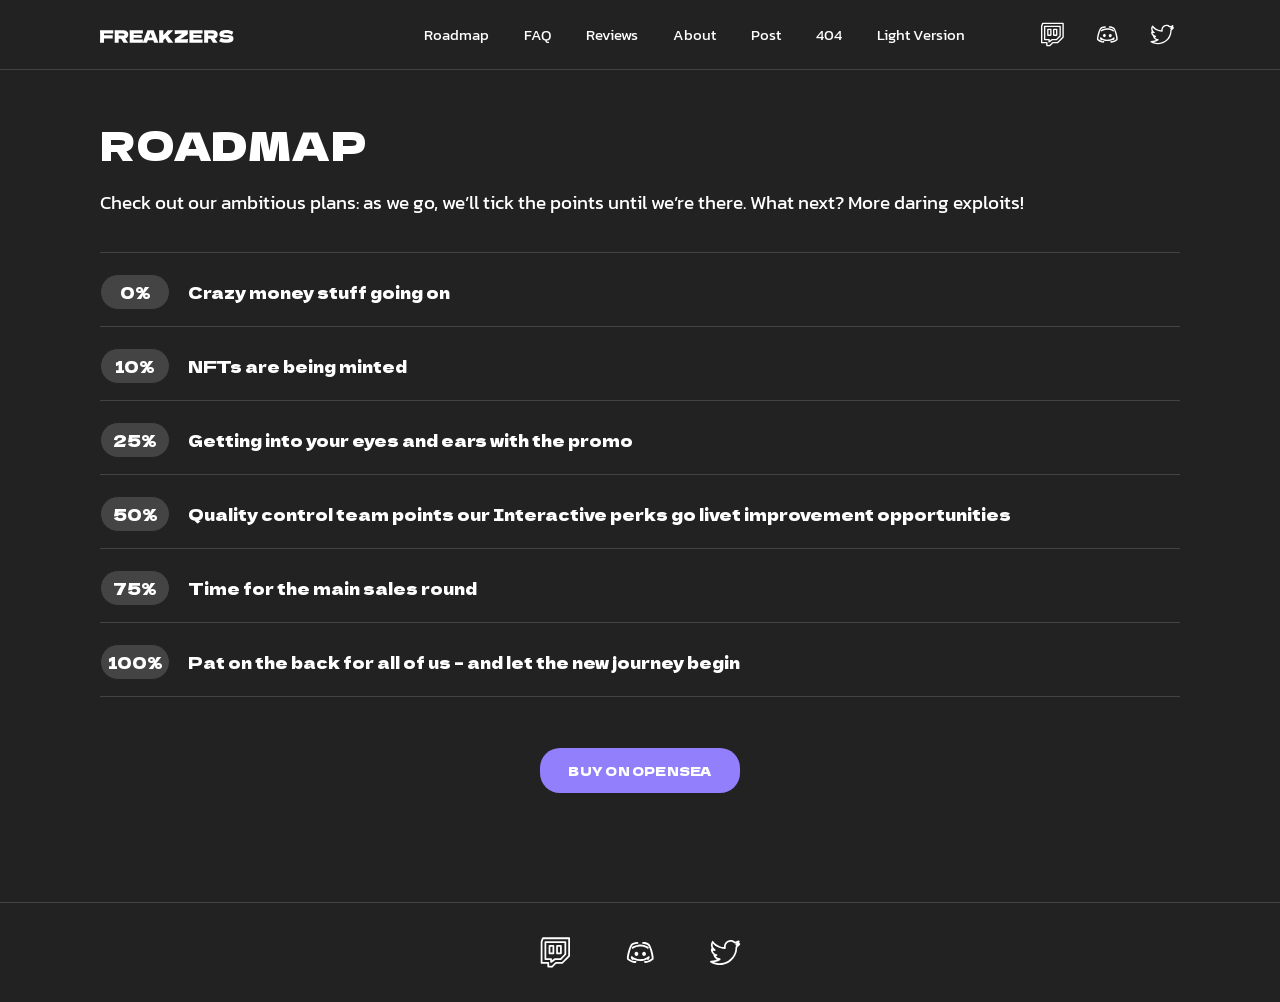
<file: dark/roadmap.html>
<!DOCTYPE html>
<html lang="en">
	
<!-- Mirrored from tf.bda.dev/freakzers/dark/roadmap.html by HTTrack Website Copier/3.x [XR&CO'2014], Fri, 10 May 2024 14:57:07 GMT -->
<!-- Added by HTTrack --><meta http-equiv="content-type" content="text/html;charset=utf-8" /><!-- /Added by HTTrack -->
<head>
	<meta charset="UTF-8" />
	<meta http-equiv="X-UA-Compatible" content="IE=edge" />
	<meta name="viewport" content="width=device-width, initial-scale=1.0" />
	<meta name="theme-color" media="(prefers-color-scheme: light)" content="white" />
	<meta name="theme-color" media="(prefers-color-scheme: dark)" content="#222222" />
	<!-- Google Fonts -->

	<!-- CSS Styles  -->
	<link href="https://fonts.googleapis.com/css2?family=Kanit:wght@400;500&amp;family=Dela+Gothic+One&amp;display=swap" rel="stylesheet" />
	<link rel="stylesheet" href="css/vendor/bootstrap.min.css" />
	<link rel="stylesheet" href="css/vendor/animate.css" />
	<link rel="stylesheet" href="css/vendor/owl.carousel.min.css" />
	<link rel="stylesheet" href="css/vendor/owl.theme.default.min.css" />
	<link rel="stylesheet" href="css/style.min5152.css?ver=1.0" />
	<link rel="icon" href="img/favicon_nft_dark.svg" />
	<title>FAQ</title>
</head>

	<body class="theme-dark">
		<header class="header">
	<div class="container">
		<nav class="header__navbar navbar navbar-expand-lg">
			<a class="navbar-brand" href="index-2.html">
				<img src="img/logo-dark.svg" alt="" />
			</a>
			<button class="navbar-toggler" type="button" data-bs-toggle="collapse" data-bs-target="#navbarContent" aria-controls="navbarContent" aria-expanded="false" aria-label="Toggle navigation">
				<span class="navbar-toggler-icon"></span>
			</button>
			<div class="collapse navbar-collapse" id="navbarContent">
				<ul class="navbar-nav list-unstyled">
					<li class="nav-item">
						<a class="nav-link" href="roadmap.html">Roadmap</a>
					</li>
					<li class="nav-item">
						<a class="nav-link" href="faq.html">FAQ</a>
					</li>
					<li class="nav-item">
						<a class="nav-link" href="reviews.html">Reviews</a>
					</li>
					<li class="nav-item">
						<a class="nav-link" href="about.html">About</a>
					</li>
					<li class="nav-item">
						<a class="nav-link" href="post.html">Post</a>
					</li>
					<li class="nav-item">
						<a class="nav-link" href="404.html">404</a>
					</li>
					<li class="nav-item">
						<a class="nav-link" href="../index.html">Light Version</a>
					</li>
				</ul>

				<div class="header__social"><ul class="social__list">
	<li class="social__item">
		<a class="d-flex text-decoration-none" href="#" target="_blank">
			<svg width="35" height="35">
				<use xlink:href="#twitch"></use>
			</svg>
			<span class="d-lg-none">Twitch</span>
		</a>
	</li>
	<li class="social__item">
		<a class="d-flex text-decoration-none" href="#" target="_blank">
			<svg width="35" height="35">
				<use xlink:href="#discord"></use>
			</svg>
			<span class="d-lg-none">Discord</span>
		</a>
	</li>
	<li class="social__item">
		<a class="d-flex text-decoration-none" href="#" target="_blank">
			<svg width="35" height="35">
				<use xlink:href="#twitter"></use>
			</svg>
			<span class="d-lg-none">Twitter</span>
		</a>
	</li>
</ul>
</div>

			</div>
		</nav>
	</div>
</header>


		<main class="main m-0 py-5">
			<section id="roadmap" class="section-roadmap">
				<div class="section-roadmap__image"></div>
				<div class="section-roadmap__container container">
					<div class="section-roadmap__wrapper">
						<h2 class="section-roadmap__title nft-h2 wow animate__animated animate__slideInDown">Roadmap</h2>
						<p class="section-roadmap__text wow animate__animated animate__slideInRight">Check out our ambitious plans: as we go, we’ll tick the points until we’re there. What next? More daring exploits!</p>
						<ul class="section-roadmap__list list-unstyled">
							<li class="section-roadmap__item wow animate__animated animate__fadeInUp" data-wow-delay="0.1s">
								<div class="section-roadmap__item-heading">
									<span class="section-roadmap__item-number">0%</span>
									<span class="section-roadmap__item-text">Crazy money stuff going on</span>
								</div>
								<div class="section-roadmap__item-content">
									<p>To get the right jumpstart, we need some solid boost. Now, we're talking a few angels into working with us - so far so good! As expected, we'll raise the needed amount by next month.</p>
								</div>
							</li>
							<li class="section-roadmap__item wow animate__animated animate__fadeInUp" data-wow-delay="0.2s">
								<div class="section-roadmap__item-heading">
									<span class="section-roadmap__item-number">10%</span>
									<span class="section-roadmap__item-text">NFTs are being minted</span>
								</div>
								<div class="section-roadmap__item-content">
									<p>That’s where art becomes a part of the digital world. We wrap it like a gift in a nice and pretty NFT shell to make sure the soon-to-be owner is happy about everything.</p>
								</div>
							</li>
							<li class="section-roadmap__item wow animate__animated animate__fadeInUp" data-wow-delay="0.3s">
								<div class="section-roadmap__item-heading">
									<span class="section-roadmap__item-number">25%</span>
									<span class="section-roadmap__item-text">Getting into your eyes and ears with the promo</span>
								</div>
								<div class="section-roadmap__item-content">
									<p>The hype starts building around our NFTs. People get to know our top drops and exclusive features, and the word spreads all over the place</p>
								</div>
							</li>
							<li class="section-roadmap__item wow animate__animated animate__fadeInUp" data-wow-delay="0.4s">
								<div class="section-roadmap__item-heading">
									<span class="section-roadmap__item-number">50%</span>
									<span class="section-roadmap__item-text">Quality control team points our Interactive perks go livet improvement opportunities</span>
								</div>
								<div class="section-roadmap__item-content">
									<p>Remember the NFT game we mentioned? Time to launch it! Now, you can try it right here and on our partner website - come visit and don’t forget to tell us what you think.</p>
								</div>
							</li>
							<li class="section-roadmap__item wow animate__animated animate__fadeInUp" data-wow-delay="0.5s">
								<div class="section-roadmap__item-heading">
									<span class="section-roadmap__item-number">75%</span>
									<span class="section-roadmap__item-text">Time for the main sales round</span>
								</div>
								<div class="section-roadmap__item-content">
									<p>Too much waiting would be tiresome, wouldn’t it? So, at last, the sales are officially open! Hurry up: the limited collection gets sold out faster than you say “Shut up and take my money!”</p>
								</div>
							</li>
							<li class="section-roadmap__item wow animate__animated animate__fadeInUp" data-wow-delay="0.6s">
								<div class="section-roadmap__item-heading">
									<span class="section-roadmap__item-number">100%</span>
									<span class="section-roadmap__item-text">Pat on the back for all of us – and let the new journey begin</span>
								</div>
								<div class="section-roadmap__item-content">
									<p>Wow, that was fun! This time, it took you just 2 days to reach sold out. We should do that again, and we’ve already started on our next project. Stay tuned!</p>
								</div>
							</li>
						</ul>
						<div class="section-roadmap__button wow animate__animated animate__pulse" data-wow-delay="0.7s"><a
							class="btn btn-animate btn-animate--primary"
							href="#"
							style="opacity: 1; visibility: inherit; overflow: visible"
							><div class="btn-animate__container" style="transform: translate(0px, 0%)">
								<div class="btn-animate__background btn-animate__background--primary"></div>
								<div class="btn-animate__icon-mask">
									<div class="btn-animate__icon-container">
										<div
											class="btn-animate__icon-background btn-animate__icon-background--primary"
											style="opacity: 0; visibility: hidden"
										></div>
										<svg
											viewBox="0 0 7 4"
											class="btn-animate__icon btn-animate__icon--primary"
											fill="currentColor"
											style="
												transform: translate(-25px, 0px) rotate(-90deg);
												opacity: 0;
												visibility: hidden;
											"
										>
											<path
												d="M3.5 2.4L.9.1l-.9 1 3.1 2.7c.3.2.7.2.9 0L7 1 6 0 3.5 2.4z"
												fill-rule="evenodd"
											></path>
										</svg>
									</div>
								</div>
								<div
									class="btn-animate__text-container"
									style="transform: translate3d(0em, 0px, 0px)"
								>
									<p class="btn-animate__text btn-animate__text--primary">Buy on OpenSea</p>
								</div>
							</div></a
						>
						</div>
					</div>
				</div>
			</section>
		</main>

		<footer class="footer">
	<div class="footer__container container">
		<div class="row">
			<div class="col-12">
				<div class="footer__social"><ul class="social__list">
	<li class="social__item">
		<a class="d-flex text-decoration-none" href="#" target="_blank">
			<svg width="35" height="35">
				<use xlink:href="#twitch"></use>
			</svg>
			<span class="d-lg-none">Twitch</span>
		</a>
	</li>
	<li class="social__item">
		<a class="d-flex text-decoration-none" href="#" target="_blank">
			<svg width="35" height="35">
				<use xlink:href="#discord"></use>
			</svg>
			<span class="d-lg-none">Discord</span>
		</a>
	</li>
	<li class="social__item">
		<a class="d-flex text-decoration-none" href="#" target="_blank">
			<svg width="35" height="35">
				<use xlink:href="#twitter"></use>
			</svg>
			<span class="d-lg-none">Twitter</span>
		</a>
	</li>
</ul>
</div>
			</div>
		</div>
	</div>
</footer>

<div class="scroll-to-top"></div>

<!-- Javascript Files -->
<script src="js/vendor/jquery-3.6.0.min.js"></script>
<script src="js/vendor/bootstrap.min.js"></script>
<script src="js/vendor/wow.min.js"></script>
<script src="js/vendor/owl.carousel.min.js"></script>
<script src="js/script5152.js?ver=1.0"></script>
<script>
	new WOW().init();
</script>

<svg viewBox="0 0 599 598" xmlns="http://www.w3.org/2000/svg" xmlns:xlink="http://www.w3.org/1999/xlink" style="display: none">
	<style>
		:root > svg {
			display: none;
		}
		:root > svg:target {
			display: block;
		}
	</style>
	<svg viewBox="0 0 43 43" fill="none" id="cards-icon" xmlns="http://www.w3.org/2000/svg">
		<rect width="43" height="43" rx="21.5" fill="currentColor" />
		<path
			d="M34.8 21.385v.377c-.186.46-.533.592-1.016.608a32.76 32.76 0 00-6.57.878c-.369.088-.727.22-1.1.334.223.906.559 1.715 1.062 2.44.33.477.723.91 1.09 1.36.236.29.277.621.107.922-.167.296-.489.472-.813.384a1.27 1.27 0 01-.52-.304 8.07 8.07 0 00-2.511-1.664c-.368-.151-.75-.266-1.142-.402-.07.199-.131.347-.175.5-.668 2.36-.95 4.777-1.05 7.217-.02.483-.147.833-.606 1.021h-.375c-.355-.164-.585-.402-.598-.832a33.399 33.399 0 00-.916-6.914c-.08-.326-.198-.642-.296-.956-.636.097-1.76.56-2.413 1.032-.47.339-.91.72-1.354 1.093-.482.405-1.153.234-1.314-.347-.097-.352.048-.626.289-.87a7.73 7.73 0 001.64-2.468c.16-.384.28-.785.425-1.197-.2-.07-.348-.13-.501-.173-2.35-.67-4.758-.954-7.19-1.055-.48-.02-.83-.148-1.016-.608v-.377c.163-.357.4-.587.829-.6a33.153 33.153 0 006.888-.919c.325-.079.64-.199 1.03-.322-.263-.63-.483-1.226-.756-1.796-.344-.715-.834-1.332-1.383-1.904-.406-.424-.368-.984.07-1.276.341-.226.73-.16 1.086.19a7.787 7.787 0 002.458 1.646c.383.16.783.28 1.192.426.07-.2.13-.349.174-.503.67-2.367.953-4.793 1.051-7.243.02-.478.164-.81.605-.994h.376c.459.187.612.533.605 1.021-.008.536.045 1.075.093 1.61.149 1.67.375 3.33.773 4.96.093.378.223.747.358 1.19.625-.261 1.211-.475 1.77-.745.721-.35 1.345-.845 1.921-1.402.414-.4.956-.373 1.257.048.242.339.18.747-.175 1.112a7.869 7.869 0 00-1.682 2.567c-.143.353-.25.72-.37 1.07.065.042.085.061.11.07.126.045.25.094.38.13 2.349.672 4.757.954 7.188 1.055.481.022.828.151 1.016.61zM21.384 15.68h-.049c-.031.13-.053.261-.097.386-.212.608-.4 1.227-.656 1.815-.248.572-.568.704-1.167.558-.46-.11-.91-.254-1.365-.382l-.23-.063c.148.557.3 1.081.426 1.611.145.604.014.93-.55 1.176-.595.259-1.22.45-1.833.667-.12.042-.245.067-.368.1.123.088.245.11.36.15.622.22 1.256.414 1.859.677.54.236.677.57.54 1.134-.113.469-.257.93-.387 1.396l-.067.235c.557-.15 1.078-.303 1.607-.43.619-.149.924-.02 1.182.573.252.581.437 1.19.647 1.79.046.132.07.27.106.406.091-.137.116-.277.162-.41.21-.598.395-1.208.648-1.789.255-.59.562-.709 1.184-.573.148.033.298.062.444.104.38.109.76.225 1.168.347l-.076-.255c-.133-.474-.278-.945-.393-1.422-.124-.51-.003-.802.455-1.056a6.4 6.4 0 01.979-.431c.44-.155.892-.274 1.419-.433-.216-.054-.352-.086-.489-.122-.69-.186-1.377-.384-1.993-.766-.345-.214-.472-.522-.39-.919.037-.184.071-.37.122-.55.112-.4.233-.797.359-1.223-.098.03-.164.052-.23.071-.481.136-.959.284-1.444.402-.504.123-.798-.002-1.05-.46a6.248 6.248 0 01-.422-.957c-.157-.446-.276-.904-.41-1.357z"
			fill="#fff"
		/></svg
	><svg viewBox="0 0 48 48" fill="none" id="cards-icon-2" xmlns="http://www.w3.org/2000/svg">
		<rect width="48" height="48" rx="24" fill="currentColor" />
		<path
			d="M11.656 38.987c-.522-.239-.672-.65-.655-1.21.08-2.602 1.144-4.73 3.043-6.469.729-.666 1.478-1.31 2.208-1.973.228-.207.433-.44.634-.675.508-.59.744-1.276.74-2.061-.008-2.773-.05-5.547.01-8.318.067-3.01 1.169-5.636 3.248-7.823.706-.743 1.569-1.256 2.608-1.414.026-.004.05-.029.075-.044h.898c.63.15 1.238.35 1.785.718.999.672 1.747 1.572 2.35 2.593 1.19 2.014 1.86 4.168 1.818 6.538-.044 2.453.034 4.909-.027 7.36-.033 1.293.44 2.279 1.365 3.109.838.753 1.695 1.486 2.508 2.264 1.76 1.685 2.686 3.75 2.767 6.196.018.557-.13.972-.655 1.21h-24.72zm7.72-5.543h9.281v-.413c0-4.678-.027-9.355.015-14.033.014-1.696-.324-3.283-1.046-4.799-.51-1.07-1.13-2.067-2.072-2.82-.638-.51-1.358-.83-2.161-.5-.467.191-.94.48-1.282.845-1.72 1.837-2.695 4.033-2.72 6.554-.05 4.946-.015 9.893-.015 14.84v.326zm15.826 3.79c-.01-.144-.01-.242-.024-.338-.18-1.322-.685-2.52-1.61-3.472-.976-1.005-2.05-1.916-3.083-2.867-.009-.008-.036.006-.06.01-.004.026-.014.054-.014.082-.001 2.115.001 4.229-.005 6.343-.001.21.084.246.267.245 1.057-.006 2.114-.003 3.17-.003h1.36zm-17.578-6.741c-.757.662-1.46 1.263-2.15 1.88-1.156 1.037-2.09 2.224-2.47 3.768-.084.345-.13.698-.203 1.093h.35c1.375 0 2.751-.006 4.128.006.268.003.354-.063.352-.345-.012-2.024-.007-4.048-.007-6.072v-.33zm1.764 6.714h9.27c0-.564-.015-1.102.005-1.639.01-.27-.066-.353-.346-.352-2.87.01-5.738.006-8.608.007-.104 0-.21.011-.32.017v1.967z"
			fill="#fff"
		/>
		<path d="M24.026 15.549a2.6 2.6 0 012.601 2.486c.025.55-.303.958-.807.999-.49.04-.891-.332-.94-.87-.048-.52-.385-.855-.858-.854-.483 0-.815.324-.867.845-.055.548-.442.913-.933.881-.51-.033-.844-.452-.815-1.02a2.598 2.598 0 012.619-2.467z" fill="#fff" /></svg
	><svg viewBox="0 0 48 48" fill="none" id="cards-icon-3" xmlns="http://www.w3.org/2000/svg">
		<rect width="48" height="48" rx="24" fill="currentColor" />
		<path
			d="M26.454 38.989h-.478c-.293-.051-.585-.11-.878-.151-2.486-.357-4.972-.712-7.459-1.066-1.835-.262-3.67-.519-5.506-.782-.586-.085-.83-.336-.92-.928-.061-.404-.111-.81-.168-1.214-.593-4.163-1.18-8.328-1.789-12.49-.073-.5.057-.85.406-1.199 3.651-3.637 7.29-7.287 10.94-10.926.433-.432.907-.823 1.363-1.233h.479c.263.045.525.097.79.135 4.33.62 8.662 1.236 12.993 1.855.657.093.896.337.989.995.178 1.273.356 2.547.537 3.82.466 3.275.924 6.553 1.41 9.825.077.516-.073.869-.427 1.222-3.638 3.623-7.262 7.258-10.898 10.883-.44.44-.921.837-1.384 1.254zm-5.008-6.942L32.23 21.265l-5.285-5.298-10.789 10.788c1.757 1.756 3.539 3.538 5.291 5.292zm4.147-17.396l-3.419-3.447-10.77 10.767 3.44 3.431 10.749-10.751zm.626 22.133l10.786-10.78-3.42-3.425-10.78 10.78c1.14 1.142 2.29 2.297 3.414 3.425zM15.244 28.46l-1.847 6.35 6.346-1.848-4.499-4.502zM28.67 15.032l4.502 4.509 1.85-6.358c-2.175.634-4.268 1.242-6.352 1.85zm3.334-2.797l.002-.066-7.242-1.037c.031.082.033.105.045.117.752.755 1.503 1.512 2.265 2.256.065.064.217.084.314.06.376-.091.747-.21 1.12-.318l3.496-1.012zm4.024 3.927c-.044.06-.06.074-.065.091-.447 1.532-.896 3.063-1.33 4.597-.027.093.037.25.112.327.696.713 1.404 1.415 2.11 2.12.05.049.11.086.223.174l-1.05-7.309zm-24.573 8.352a9.848 9.848 0 01-.104.066l1.04 7.237c.039-.045.058-.057.063-.073.449-1.538.9-3.076 1.338-4.618.025-.086-.035-.23-.103-.303-.305-.328-.63-.637-.942-.958-.434-.448-.862-.9-1.293-1.35zm4.955 11.249l.005.053 7.209 1.036a.559.559 0 00-.16-.263c-.676-.677-1.359-1.349-2.027-2.035-.146-.15-.272-.182-.47-.122-.792.24-1.59.462-2.384.694-.725.21-1.449.425-2.173.637z"
			fill="#fff"
		/></svg
	><svg viewBox="0 0 48 48" fill="none" id="cards-icon-4" xmlns="http://www.w3.org/2000/svg">
		<rect width="48" height="48" rx="24" fill="currentColor" />
		<path
			d="M14.486 29.362a1.133 1.133 0 001.607-1.597l-.075-.076c-.197-.198-.403-.388-.591-.594-.369-.404-.357-.935.017-1.284.338-.316.876-.294 1.239.065l.325.325c.614.62 1.616.622 2.23.002.479-.483.575-1.211.327-1.845a8.911 8.911 0 01-.523-1.935c-.532-3.576.51-6.64 3.192-9.04 2.776-2.483 6.072-3.176 9.6-2.04 3.706 1.193 6.009 3.812 6.729 7.659.866 4.63-1.536 9.06-5.87 10.905-2.777 1.181-5.563 1.054-8.286-.248-.218-.104-.33-.059-.483.093-2.605 2.613-5.214 5.221-7.821 7.832-.546.547-1 .556-1.54.015a7838.183 7838.183 0 01-5.48-5.478c-.44-.442-.431-.944.014-1.389.862-.858 1.721-1.719 2.579-2.582.585-.588 1.02-.59 1.603-.002.401.405.803.808 1.207 1.214zm.687 6.3c.097.097.258.106.355.009 2.581-2.58 5.163-5.16 7.743-7.741.427-.427.797-.482 1.313-.175 1.738 1.035 3.602 1.395 5.602 1.075 5.055-.808 8.147-6.26 6.248-11.025-1.357-3.403-4.63-5.43-8.321-5.15-4.03.303-7.311 3.715-7.46 7.754-.06 1.628.317 3.144 1.152 4.544.36.604.325.913-.168 1.407a4854.46 4854.46 0 01-5.601 5.607c-.476.476-.953.47-1.434-.009-.63-.626-1.256-1.255-1.883-1.881a.282.282 0 00-.397.005l-.563.553a1.119 1.119 0 00-.01 1.588l3.424 3.438z"
			fill="#fff"
		/>
		<path d="M28.81 26.677a5.883 5.883 0 01-5.885-5.933 5.885 5.885 0 015.926-5.865 5.898 5.898 0 015.875 5.92 5.895 5.895 0 01-5.915 5.878zm4.152-5.871c.019-2.283-1.819-4.158-4.09-4.173-2.301-.016-4.18 1.821-4.195 4.101a4.145 4.145 0 004.108 4.19 4.135 4.135 0 004.177-4.118z" fill="#fff" /></svg
	><svg viewBox="0 0 48 48" fill="none" id="cards-icon-5" xmlns="http://www.w3.org/2000/svg">
		<rect width="48" height="48" rx="24" fill="currentColor" />
		<path
			d="M38.988 25.578v1.736c-.039.294-.08.587-.116.88a13.905 13.905 0 01-2.566 6.523 1.172 1.172 0 01-.45.37c-.355.158-.733.046-.977-.237-.26-.3-.266-.68-.04-1.116 1.977-3.807 1.799-7.525-.47-11.154-.08-.127-.172-.245-.262-.364-.088-.118-.181-.232-.271-.348.461 1.15.81 2.31.94 3.53.332 3.095-.394 5.915-2.323 8.365-2.134 2.71-4.957 4.328-8.335 4.982-.564.108-1.14.162-1.71.241h-1.736c-.325-.04-.65-.078-.975-.121a13.901 13.901 0 01-6.455-2.577c-.427-.311-.532-.813-.28-1.21.26-.412.753-.519 1.238-.267.23.119.455.25.692.354 3.507 1.554 6.914 1.36 10.212-.602.351-.208.673-.466 1.009-.701a.457.457 0 00-.278.045c-1.04.454-2.12.756-3.249.876-3.222.341-6.127-.46-8.62-2.532-2.497-2.074-4.026-4.755-4.678-7.93-.13-.632-.194-1.276-.288-1.914v-1.795c.039-.274.081-.547.116-.822a13.886 13.886 0 012.566-6.521c.111-.154.278-.295.45-.372.356-.157.733-.045.977.238.26.302.267.682.04 1.116-1.98 3.808-1.798 7.527.471 11.154.157.25.348.479.523.717-.075-.33-.201-.623-.308-.922-.11-.31-.216-.622-.3-.94-.75-2.879-.525-5.68.892-8.302 2.035-3.765 5.316-5.857 9.442-6.716.563-.117 1.14-.163 1.711-.242h1.736c.097.017.194.044.292.05 1.494.113 2.927.471 4.309 1.047.97.404 1.877.92 2.736 1.526.334.236.555.52.491.949-.1.672-.76.914-1.437.563-3.647-1.893-7.251-1.801-10.799.272-.361.211-.691.477-1.035.717a.37.37 0 00.25-.034 11.166 11.166 0 013.515-.912c2.944-.257 5.638.442 7.985 2.243C36.351 17.515 38 20.31 38.7 23.667c.131.628.195 1.273.29 1.91zm-2.28-2.576l.073-.034c-.345-.79-.642-1.607-1.045-2.366-1.129-2.125-2.707-3.823-4.925-4.837-2.24-1.024-4.566-1.179-6.916-.453-2.21.682-3.99 1.972-5.205 3.976-.273.448-.705.618-1.144.437-.422-.174-.614-.59-.499-1.093.57-2.495 1.909-4.495 3.945-6.023.674-.505 1.406-.934 2.086-1.38.009-.001-.03-.006-.064.004-2.564.782-4.755 2.15-6.306 4.355-2.09 2.972-2.384 6.2-.997 9.547.724 1.745 1.903 3.15 3.538 4.139.479.29.66.7.485 1.15-.171.441-.596.627-1.141.501-2.742-.633-4.83-2.197-6.394-4.5-.322-.473-.6-.974-.899-1.463-.002.125.028.238.065.348a12.664 12.664 0 002.543 4.462c2.68 3.063 7.014 4.159 10.795 2.692 1.925-.747 3.487-1.953 4.575-3.73.291-.477.697-.659 1.15-.482.441.171.627.596.5 1.142-.636 2.753-2.213 4.845-4.524 6.412-.495.337-1.022.627-1.598.978.118-.026.166-.032.211-.046 1.782-.541 3.384-1.408 4.759-2.669 2.77-2.543 3.832-5.683 3.092-9.36-.521-2.587-1.915-4.637-4.196-6.036-.432-.265-.589-.697-.412-1.128.172-.421.59-.616 1.092-.5 2.505.574 4.511 1.919 6.04 3.97.475.634.88 1.323 1.316 1.987z"
			fill="#fff"
		/>
		<path d="M24.003 28.63a4.637 4.637 0 01-4.648-4.629 4.635 4.635 0 014.63-4.648 4.635 4.635 0 014.647 4.63 4.636 4.636 0 01-4.629 4.648zm2.876-4.636a2.895 2.895 0 00-2.869-2.887 2.896 2.896 0 00-2.902 2.884 2.897 2.897 0 002.869 2.887 2.897 2.897 0 002.902-2.884z" fill="#fff" /></svg
	><svg viewBox="0 0 43 43" fill="none" id="cards-icon-white" xmlns="http://www.w3.org/2000/svg">
		<rect width="43" height="43" rx="21.5" fill="#fff" />
		<path
			d="M34.8 21.385v.377c-.186.46-.533.592-1.016.608a32.76 32.76 0 00-6.57.878c-.369.088-.727.22-1.1.334.223.906.559 1.715 1.062 2.44.33.477.723.91 1.09 1.36.236.29.277.622.107.922-.167.296-.489.472-.813.384a1.27 1.27 0 01-.52-.304 8.07 8.07 0 00-2.511-1.664c-.368-.151-.75-.265-1.142-.402-.07.199-.131.348-.175.5-.668 2.36-.95 4.777-1.05 7.217-.02.483-.147.833-.606 1.021h-.375c-.355-.164-.585-.402-.598-.832a33.399 33.399 0 00-.916-6.914c-.08-.326-.198-.642-.296-.956-.636.097-1.76.56-2.413 1.032-.47.339-.91.72-1.354 1.093-.482.405-1.153.234-1.314-.347-.097-.352.048-.626.289-.87a7.73 7.73 0 001.64-2.468c.16-.384.28-.785.425-1.197-.2-.07-.348-.13-.501-.173-2.35-.67-4.758-.954-7.19-1.055-.48-.02-.83-.148-1.016-.608v-.377c.163-.357.4-.587.829-.6a33.153 33.153 0 006.888-.919c.325-.079.64-.199 1.03-.322-.263-.63-.483-1.226-.756-1.796-.344-.715-.834-1.332-1.383-1.904-.406-.424-.368-.984.07-1.275.341-.227.73-.16 1.086.188a7.787 7.787 0 002.458 1.647c.383.16.783.28 1.192.426.07-.2.13-.349.174-.503.67-2.367.953-4.793 1.051-7.243.02-.478.164-.81.605-.994h.376c.459.188.612.533.605 1.021-.008.536.045 1.075.093 1.61.149 1.67.375 3.33.773 4.96.093.378.223.747.358 1.19.625-.261 1.211-.475 1.77-.745.721-.35 1.345-.845 1.921-1.402.414-.4.956-.372 1.257.048.242.339.18.747-.175 1.112a7.869 7.869 0 00-1.682 2.567c-.143.353-.25.72-.37 1.07.065.042.085.061.11.07.126.045.25.094.38.13 2.349.672 4.757.954 7.188 1.055.481.022.828.151 1.016.61zM21.384 15.68h-.049c-.031.13-.053.262-.097.387-.212.607-.4 1.226-.656 1.814-.248.572-.568.704-1.167.559-.46-.112-.91-.255-1.365-.383l-.23-.063c.148.558.3 1.081.426 1.611.145.604.014.931-.55 1.176-.595.259-1.22.45-1.833.667-.12.042-.245.067-.368.1.123.088.245.11.36.15.622.22 1.256.414 1.859.677.54.236.677.57.54 1.134-.113.47-.257.93-.387 1.396l-.067.235c.557-.15 1.078-.303 1.607-.43.619-.149.924-.02 1.182.573.252.581.437 1.19.647 1.79.046.132.07.27.106.406.091-.137.116-.277.162-.41.21-.598.395-1.208.648-1.789.255-.59.562-.709 1.184-.573.148.033.298.062.444.104.38.109.76.225 1.168.347l-.076-.255c-.133-.474-.278-.945-.393-1.422-.124-.51-.003-.802.455-1.056a6.39 6.39 0 01.979-.431c.44-.155.892-.274 1.419-.433-.216-.054-.352-.086-.489-.122-.69-.186-1.377-.384-1.993-.766-.345-.214-.472-.522-.39-.918.037-.185.071-.37.122-.551.112-.4.233-.797.359-1.223-.098.03-.164.052-.23.071-.481.136-.959.284-1.444.402-.504.123-.798-.002-1.05-.46a6.248 6.248 0 01-.422-.957c-.157-.446-.276-.904-.41-1.357z"
			fill="currentColor"
		/></svg
	><svg viewBox="0 0 19 13" fill="none" id="carousel-next" xmlns="http://www.w3.org/2000/svg"><path fill-rule="evenodd" clip-rule="evenodd" d="M13.167.273L19 6.216v.84L13.167 13l-.825-.84 4.837-4.93H0V6.041h17.18l-4.84-4.928.825-.84h.002z" fill="currentColor" /></svg
	><svg viewBox="0 0 19 13" fill="none" id="carousel-prev" xmlns="http://www.w3.org/2000/svg"><path fill-rule="evenodd" clip-rule="evenodd" d="M5.833 12.727L0 6.784v-.84L5.833 0l.825.84-4.837 4.93H19v1.189H1.82l4.84 4.928-.825.84h-.002z" fill="currentColor" /></svg
	><svg viewBox="0 0 35 35" fill="none" id="discord" xmlns="http://www.w3.org/2000/svg">
		<path
			d="M6.933 21.691c.002-1.124.21-2.223.47-3.31.227-.949.484-1.892.77-2.826.402-1.316.875-2.606 1.515-3.83.403-.77 1.053-1.255 1.815-1.61 1.134-.53 2.339-.743 3.58-.767a.715.715 0 01.748.718c.002.398-.305.707-.721.725-.956.043-1.889.185-2.784.546-.824.332-1.415.89-1.732 1.716-.345.898-.692 1.798-.99 2.713A33.256 33.256 0 008.5 20.295c-.092.528-.119 1.069-.174 1.604-.017.16.049.281.178.374 1.182.847 2.447 1.523 3.869 1.872.337.083.676.089 1.018-.044a.7.7 0 01.905.401c.15.38-.014.774-.39.946-.655.3-1.328.236-1.993.07-1.685-.423-3.17-1.248-4.538-2.298-.338-.26-.41-.639-.441-1.03-.011-.166 0-.333 0-.499z"
			fill="currentColor"
		/>
		<path
			d="M27.727 21.69c-.04.322-.05.651-.131.963-.05.194-.167.41-.32.53-1.437 1.127-3.012 1.996-4.814 2.385-.583.126-1.174.143-1.74-.119-.368-.169-.542-.54-.413-.923.115-.341.515-.573.872-.439.525.2 1.027.101 1.521-.058 1.166-.374 2.24-.936 3.25-1.629.275-.189.4-.4.345-.727-.16-.962-.278-1.934-.486-2.886a47.557 47.557 0 00-.828-3.16 18.122 18.122 0 00-1.033-2.758c-.3-.627-.739-1.097-1.363-1.395-.784-.374-1.615-.566-2.474-.644-.2-.018-.398-.028-.598-.04-.418-.022-.736-.348-.725-.744a.721.721 0 01.75-.698c1.522.049 2.982.337 4.292 1.169.53.337.93.796 1.184 1.368.348.782.705 1.563 1.002 2.364a32.79 32.79 0 011.246 4.283c.227 1.039.424 2.084.463 3.158z"
			fill="currentColor"
		/>
		<path
			d="M12.102 22.89c-.32.4-.678.518-1.017.32a1.611 1.611 0 01-.381-.344 2.992 2.992 0 01-.734-1.712.711.711 0 01.38-.692c.306-.152.595-.11.858.101a9.486 9.486 0 002.272 1.35c1.567.66 3.203.846 4.885.698 1.673-.147 3.194-.715 4.57-1.67.17-.117.33-.246.495-.37.291-.221.616-.255.892-.08.287.183.357.455.315.78a2.986 2.986 0 01-.935 1.824c-.31.294-.802.274-1.054-.065-.1-.135-.18-.13-.31-.063a10.162 10.162 0 01-3.749 1.092c-1.92.177-3.798-.002-5.592-.769-.3-.127-.594-.265-.895-.4z"
			fill="currentColor"
		/>
		<path
			d="M23.176 14.498c-.145-.058-.302-.096-.433-.177-1.88-1.16-3.926-1.633-6.12-1.454-1.713.14-3.319.642-4.812 1.5a.737.737 0 01-1.01-.254.722.722 0 01.261-.99c1.286-.755 2.67-1.243 4.13-1.524 1.88-.361 3.744-.303 5.584.247.985.295 1.913.72 2.784 1.27.315.2.436.513.336.839-.1.316-.37.51-.72.543z"
			fill="currentColor"
		/>
		<path d="M20.26 20.174c-.45-.003-.802-.202-1.086-.54-.498-.595-.512-1.557-.035-2.169.648-.83 1.794-.755 2.335.153.412.69.293 1.607-.279 2.17-.24.235-.598.383-.935.386z" fill="currentColor" />
		<path d="M14.431 20.182c-.642-.037-1.049-.327-1.32-.824-.403-.74-.183-1.748.483-2.22a1.33 1.33 0 011.689.104c.89.816.66 2.406-.434 2.834-.15.059-.317.081-.418.106z" fill="currentColor" /></svg
	><svg viewBox="0 0 19 14" fill="none" id="faq-icon" xmlns="http://www.w3.org/2000/svg"><path fill-rule="evenodd" clip-rule="evenodd" d="M13.167 13.596L19 7.653v-.84L13.167.869l-.825.84 4.837 4.93H0v1.189h17.18l-4.84 4.928.825.84h.002z" fill="currentColor" /></svg
	><svg viewBox="0 0 22 22" fill="none" id="menu-close" xmlns="http://www.w3.org/2000/svg">
		<path d="M2.109 22L22 2.46 19.976.47.084 20.011 2.11 22z" fill="#222" />
		<path d="M0 1.989l19.891 19.54 2.025-1.989L2.024 0 0 1.989z" fill="#222" /></svg
	><svg viewBox="0 0 22 22" fill="none" id="menu-close-dark" xmlns="http://www.w3.org/2000/svg">
		<path d="M2.109 22L22 2.46 19.976.47.084 20.011 2.11 22z" fill="#fff" />
		<path d="M0 1.989l19.891 19.54 2.025-1.989L2.024 0 0 1.989z" fill="#fff" /></svg
	><svg viewBox="0 0 29 22" fill="none" id="menu-open" xmlns="http://www.w3.org/2000/svg">
		<path d="M0 12.476h29V9.524H0v2.952z" fill="#222" />
		<path d="M0 2.951h29V0H0v2.951z" fill="#222" />
		<path fill-rule="evenodd" clip-rule="evenodd" d="M0 22h29v-2.951H0V22z" fill="#222" /></svg
	><svg viewBox="0 0 29 22" fill="none" id="menu-open-dark" xmlns="http://www.w3.org/2000/svg">
		<path d="M0 12.476h29V9.524H0v2.952z" fill="#fff" />
		<path d="M0 2.951h29V0H0v2.951z" fill="#fff" />
		<path fill-rule="evenodd" clip-rule="evenodd" d="M0 22h29v-2.951H0V22z" fill="#fff" /></svg
	><svg viewBox="0 0 599 598" fill="none" id="nft-circle" xmlns="http://www.w3.org/2000/svg">
		<circle cx="297" cy="296.5" r="255.5" stroke="currentColor" stroke-width="38" />
		<path
			d="M467.962 487.348a98.55 98.55 0 002.654 3.08c.295.327.611.514.948.559a.993.993 0 00.863-.252c.245-.221.353-.52.323-.897-.024-.369-.191-.757-.503-1.162a74.054 74.054 0 00-1.062-1.224 45.538 45.538 0 00-1.541-1.62l2.663-2.4a74.226 74.226 0 002.643 3.111 74.445 74.445 0 002.84 2.973c-.51.42-.895.747-1.155.981-.275.248-.64.597-1.096 1.048l-1.799-1.347c.365.748.492 1.427.383 2.038a2.667 2.667 0 01-.879 1.579c-.446.402-.922.649-1.43.743a2.474 2.474 0 01-1.448-.128 3.272 3.272 0 01-1.271-.894l-1.446-1.605a53.352 53.352 0 00-2.195-2.323l2.508-2.26z"
			fill="#fff"
		/>
		<path
			d="M463.797 502.532a.54.54 0 00-.099-.17.472.472 0 00-.397-.181c-.165.018-.341.103-.528.254l-1.54 1.245-1.669-2.065a32.824 32.824 0 001.615-1.151 177.486 177.486 0 00-3.63-4.299l2.764-2.235c.734.924 1.9 2.373 3.497 4.348.157-.14.421-.385.793-.737l1.669 2.064-.828.67.179.221c.491.607.784 1.225.881 1.854a3.11 3.11 0 01-.243 1.798c-.267.576-.685 1.093-1.252 1.552a6.555 6.555 0 01-1.549.925 32.727 32.727 0 00-1.259-2.512l-.213-.407c.29.01.569-.035.835-.135.266-.086.484-.198.655-.336.14-.114.237-.231.293-.353a.459.459 0 00.026-.35z"
			fill="#fff"
		/>
		<path
			d="M449.395 509.261a96.265 96.265 0 002.111-1.383l-.929-1.29c-.32-.435-.664-.71-1.033-.823-.371-.1-.799.028-1.282.383a3.541 3.541 0 00-.497.439 10.22 10.22 0 00-.617-.942 57.792 57.792 0 00-.753-.973c.307-.325.576-.585.806-.779.23-.193.538-.432.925-.716.943-.693 1.777-.959 2.504-.798.724.175 1.385.67 1.983 1.484l1.489 2.051c.367-.294.744-.608 1.132-.943l1.572 2.14c-.419.308-.676.701-.771 1.18-.095.48-.034.925.182 1.337l-3.288 2.416c-.003-.866.12-1.652.371-2.357l-2.333 1.714-1.572-2.14z"
			fill="#fff"
		/>
		<path
			d="M434.135 517.658c-.282-.425-.632-.692-1.049-.801-.426-.104-.895 0-1.408.312a2.092 2.092 0 00-.663.613 2.403 2.403 0 00-.319.862c-.897.159-1.896.433-2.994.82-.119-.829.048-1.633.5-2.411.443-.773 1.198-1.484 2.266-2.133 1.427-.868 2.685-1.176 3.774-.926 1.089.251 1.963.919 2.623 2.004.66 1.085.851 2.169.572 3.251-.278 1.082-1.13 2.057-2.557 2.925-1.068.649-2.047.993-2.937 1.031-.899.043-1.689-.179-2.371-.665a25.502 25.502 0 002.106-2.282c.318.1.619.133.904.101.29-.025.575-.122.857-.294.513-.311.821-.68.925-1.106.095-.421.019-.854-.229-1.301z"
			fill="#fff"
		/>
		<path
			d="M417.894 522.059c1.51-.801 2.806-1.047 3.887-.737 1.077.323 1.915 1.05 2.515 2.181.586 1.104.708 2.189.366 3.252-.35 1.069-1.28 2.004-2.791 2.805-1.016.539-1.953.821-2.811.846-.863.038-1.607-.139-2.234-.531-.622-.383-1.118-.924-1.488-1.622-.605-1.139-.71-2.255-.315-3.347.385-1.087 1.342-2.036 2.871-2.847zm1.141 2.281c-.574.305-.93.669-1.067 1.093-.138.423-.085.865.159 1.324.229.433.558.712.986.836.433.133.936.047 1.51-.258.575-.304.922-.664 1.041-1.078.12-.415.063-.843-.171-1.284-.244-.46-.571-.756-.981-.89-.41-.133-.903-.047-1.477.257z"
			fill="#fff"
		/>
		<path d="M407.941 533.859a179.82 179.82 0 00-1.16-2.504 122.37 122.37 0 00-1.406-2.92l3.204-1.506.707 1.54a409.792 409.792 0 001.805 3.909c.408.869.996 2.095 1.763 3.68l.702 1.459-3.203 1.507a255.368 255.368 0 00-1.454-3.163c-.425-.905-.744-1.572-.958-2.002z" fill="#fff" />
		<path d="M399.507 537.569c-.227-.555-.584-1.403-1.071-2.544a118.306 118.306 0 00-1.301-2.967l3.256-1.391.652 1.564a408.532 408.532 0 001.664 3.971c.377.883.921 2.129 1.631 3.74l.65 1.484-3.255 1.391c-.54-1.314-.987-2.385-1.34-3.212-.393-.92-.688-1.598-.886-2.036z" fill="#fff" />
		<path
			d="M253.701 547.439a100.296 100.296 0 00-.812 3.984c-.078.433-.032.797.138 1.092.16.293.403.469.728.528.324.058.627-.039.906-.294.278-.244.482-.614.612-1.108a71.62 71.62 0 00.318-1.589c.121-.669.234-1.406.339-2.21l3.527.637a74.866 74.866 0 00-.844 3.994 76.134 76.134 0 00-.613 4.066 35.615 35.615 0 00-1.482-.314 33.771 33.771 0 00-1.499-.225l-.036-2.247c-.369.746-.828 1.262-1.378 1.549a2.667 2.667 0 01-1.787.272c-.59-.107-1.078-.332-1.463-.676a2.487 2.487 0 01-.784-1.225 3.265 3.265 0 01-.07-1.552l.384-2.125c.237-1.309.401-2.362.495-3.158l3.321.601z"
			fill="#fff"
		/>
		<path
			d="M239.142 553.437a.542.542 0 00.075-.183.475.475 0 00-.1-.425c-.116-.119-.29-.207-.524-.262l-1.927-.456.611-2.584c.792.259 1.425.45 1.9.573a178.63 178.63 0 001.178-5.502l3.459.819a770.47 770.47 0 00-1.299 5.427c.207.038.563.097 1.068.175l-.611 2.584-1.036-.245-.066.277c-.18.759-.488 1.369-.926 1.831a3.115 3.115 0 01-1.572.908c-.619.141-1.283.127-1.994-.041a6.518 6.518 0 01-1.678-.659c.363-.664.768-1.509 1.216-2.533l.191-.417c.17.235.376.428.618.578.23.157.452.261.667.312.175.041.328.046.458.016a.457.457 0 00.292-.193z"
			fill="#fff"
		/>
		<path
			d="M225.009 546.162c.868.311 1.664.585 2.386.823l.452-1.525c.148-.519.155-.959.019-1.32-.148-.355-.511-.615-1.088-.78a3.511 3.511 0 00-.651-.123c.14-.345.263-.7.367-1.066.05-.173.153-.57.31-1.19.445.044.814.097 1.108.161.294.063.672.161 1.133.293 1.125.322 1.846.819 2.163 1.492.305.68.318 1.506.041 2.477l-.712 2.433c.457.11.937.216 1.438.318l-.73 2.552c-.5-.143-.969-.105-1.406.113a1.973 1.973 0 00-.946.962l-3.922-1.122c.683-.533 1.38-.916 2.091-1.149l-2.783-.796.73-2.553z"
			fill="#fff"
		/>
		<path
			d="M209.029 539.232c.164-.484.162-.924-.008-1.321-.178-.4-.548-.708-1.108-.922a2.09 2.09 0 00-.891-.149c-.289.028-.581.12-.876.275-.676-.613-1.503-1.235-2.481-1.867.583-.601 1.321-.961 2.213-1.08.882-.122 1.906.04 3.074.488 1.559.597 2.573 1.403 3.041 2.418.468 1.015.474 2.115.02 3.301-.455 1.186-1.195 2-2.221 2.442-1.026.442-2.319.364-3.878-.233-1.168-.448-2.039-1.012-2.613-1.692-.584-.685-.892-1.445-.925-2.282a25.55 25.55 0 003.094.269c.116.313.274.571.473.776.197.215.449.381.757.499.56.215 1.041.233 1.441.054.391-.182.687-.507.888-.976z"
			fill="#fff"
		/>
		<path
			d="M195.61 529.077c1.559.705 2.546 1.579 2.962 2.624.404 1.049.342 2.157-.186 3.323-.515 1.139-1.298 1.899-2.348 2.28-1.059.377-2.368.213-3.926-.491-1.048-.474-1.844-1.043-2.389-1.707-.559-.658-.874-1.355-.948-2.091-.077-.726.047-1.449.372-2.169.532-1.176 1.35-1.941 2.455-2.298 1.096-.36 2.432-.184 4.008.529zm-1.105 2.299c-.592-.268-1.098-.327-1.517-.176-.42.15-.737.463-.951.936-.202.447-.221.877-.057 1.292.16.423.536.769 1.128 1.037.592.267 1.089.322 1.49.163s.705-.466.911-.921c.214-.474.248-.914.103-1.32-.146-.406-.515-.743-1.107-1.011z"
			fill="#fff"
		/>
		<path d="M180.188 528.426c.282-.53.705-1.347 1.27-2.451a117.87 117.87 0 001.449-2.898l3.151 1.613-.785 1.502a430.51 430.51 0 00-1.987 3.819c-.438.854-1.048 2.07-1.832 3.646l-.724 1.449-3.152-1.613a254.161 254.161 0 001.612-3.084c.455-.89.788-1.551.998-1.983z" fill="#fff" />
		<path d="M172.092 524.025c.3-.519.753-1.32 1.356-2.403.726-1.302 1.243-2.25 1.552-2.845l3.092 1.724-.839 1.473a424.975 424.975 0 00-2.122 3.746 377.72 377.72 0 00-1.96 3.578l-.776 1.422-3.092-1.723a257.275 257.275 0 001.721-3.025c.487-.874.843-1.523 1.068-1.947z" fill="#fff" />
		<path
			d="M161.574 515.08l4.152 2.583c.165-.416.189-.824.074-1.226-.129-.398-.44-.751-.932-1.057a2.948 2.948 0 00-1.133-.422 2.218 2.218 0 00-1.124.131c-.395-.634-.963-1.406-1.704-2.315.633-.431 1.408-.608 2.326-.531.905.08 1.913.466 3.025 1.158 1.444.898 2.307 1.895 2.591 2.99.271 1.099.068 2.192-.608 3.278-.661 1.062-1.541 1.71-2.641 1.944-1.1.234-2.375-.1-3.827-1.004-.866-.539-1.528-1.151-1.985-1.835-.457-.685-.694-1.392-.712-2.122-.022-.72.172-1.412.584-2.074.138-.221.249-.381.335-.481l1.579.983zm1.217 3.495c.425.264.823.4 1.195.408.372.008.701-.094.985-.306l-3.005-1.87c-.068.335-.037.655.092.959.124.312.368.582.733.809z"
			fill="#fff"
		/>
		<path
			d="M152.539 509.436c.279-.428.385-.855.319-1.282-.075-.432-.357-.821-.846-1.167a2.083 2.083 0 00-.827-.364 2.366 2.366 0 00-.917.05c-.504-.761-1.151-1.568-1.944-2.422.714-.438 1.518-.605 2.411-.5.885.1 1.838.51 2.859 1.232 1.363.964 2.147 1.995 2.35 3.094.203 1.099-.063 2.166-.796 3.203-.733 1.037-1.651 1.643-2.755 1.818-1.103.176-2.337-.219-3.7-1.183-1.021-.722-1.726-1.483-2.114-2.285-.397-.807-.508-1.62-.333-2.439.836.358 1.813.7 2.931 1.025.035.331.124.621.267.869.138.256.341.479.61.67.49.346.951.482 1.383.408.424-.08.792-.322 1.102-.727z"
			fill="#fff"
		/>
		<path
			d="M136.976 499.501c.686.616 1.318 1.171 1.897 1.665l.995-1.24c.334-.424.507-.829.518-1.215-.003-.384-.24-.762-.712-1.133a3.458 3.458 0 00-.555-.361c.26-.266.508-.548.743-.847.111-.141.357-.47.737-.985.396.21.717.399.965.569.248.17.561.403.938.7.919.724 1.398 1.458 1.436 2.201.025.745-.275 1.514-.9 2.307l-1.58 1.983c.381.275.785.554 1.21.838l-1.643 2.086c-.408-.321-.856-.464-1.343-.428-.487.037-.9.214-1.24.532l-3.205-2.524c.834-.234 1.624-.325 2.371-.271l-2.274-1.791 1.642-2.086z"
			fill="#fff"
		/>
		<path
			d="M129.174 497.604c.478.41.735.833.768 1.27.027.431-.123.836-.448 1.216-.319.372-.696.582-1.132.63-.444.041-.905-.143-1.383-.553-.456-.39-.698-.814-.727-1.273-.035-.451.104-.859.416-1.224.325-.38.707-.586 1.144-.62.437-.034.891.151 1.362.554zm7.224-5.762a93.32 93.32 0 00-2.675 2.963 82.664 82.664 0 00-2.641 3.268l-2.734-2.341a78.675 78.675 0 002.823-3.113 91.257 91.257 0 002.515-3.099l2.712 2.322z"
			fill="#fff"
		/>
		<path
			d="M126.423 482.722c1.244 1.173 1.893 2.322 1.947 3.445.04 1.123-.379 2.151-1.257 3.082-.858.909-1.845 1.373-2.962 1.392-1.125.011-2.309-.57-3.553-1.743-.837-.789-1.405-1.586-1.704-2.391-.314-.804-.385-1.566-.215-2.285.163-.713.515-1.356 1.057-1.931.886-.938 1.909-1.396 3.069-1.373 1.154.015 2.36.617 3.618 1.804zm-1.793 1.814c-.473-.446-.932-.666-1.377-.66-.446.006-.847.198-1.204.576-.336.356-.494.757-.474 1.202.013.453.256.902.729 1.348.473.446.925.659 1.356.639.431-.019.818-.211 1.161-.575.357-.378.532-.783.527-1.214-.006-.432-.245-.87-.718-1.316z"
			fill="#fff"
		/>
		<path
			d="M114.814 471.258a100.308 100.308 0 00-3.025 2.717c-.321.301-.501.621-.54.96a.997.997 0 00.271.857c.226.241.527.342.903.304.369-.031.753-.206 1.152-.526.567-.506.968-.868 1.201-1.087.496-.466 1.025-.99 1.588-1.574l2.454 2.613a74.566 74.566 0 00-3.056 2.706 75.42 75.42 0 00-2.914 2.901c-.43-.502-.764-.88-1.004-1.135-.253-.27-.61-.628-1.07-1.074l1.31-1.826c-.741.38-1.417.521-2.03.424a2.663 2.663 0 01-1.597-.846c-.411-.437-.668-.909-.773-1.414a2.49 2.49 0 01.099-1.451 3.29 3.29 0 01.868-1.289l1.575-1.478a54.357 54.357 0 002.277-2.242l2.311 2.46z"
			fill="#fff"
		/>
		<path
			d="M75.066 414.744a98.708 98.708 0 00-3.648 1.796c-.39.203-.65.462-.78.777a.995.995 0 00.028.899c.153.292.415.471.787.537.364.07.78.006 1.252-.194a74.56 74.56 0 001.45-.721 45.059 45.059 0 001.956-1.085l1.654 3.181a73.02 73.02 0 00-3.675 1.776 75.403 75.403 0 00-3.591 2.003 36.65 36.65 0 00-.66-1.365 34.5 34.5 0 00-.738-1.323l1.755-1.404c-.816.165-1.505.118-2.068-.141a2.67 2.67 0 01-1.308-1.247c-.277-.532-.397-1.056-.36-1.571.027-.51.19-.967.487-1.37a3.283 3.283 0 011.185-1.005l1.916-.997a53.595 53.595 0 002.8-1.54l1.558 2.994z"
			fill="#fff"
		/>
		<path
			d="M61.414 406.898a.544.544 0 00.19-.053.47.47 0 00.274-.339c.024-.165-.013-.356-.112-.575l-.819-1.803 2.418-1.097c.28.784.515 1.402.709 1.852a177.86 177.86 0 005.072-2.434l1.47 3.237a701.009 701.009 0 00-5.087 2.293c.096.187.267.504.514.952l-2.417 1.098-.44-.97-.26.118c-.71.322-1.382.451-2.015.387a3.108 3.108 0 01-1.68-.687c-.49-.403-.886-.937-1.188-1.602a6.518 6.518 0 01-.505-1.731 32.97 32.97 0 002.747-.588l.447-.104a2.16 2.16 0 00-.078.843c.016.278.07.517.16.717.075.164.164.288.269.373a.46.46 0 00.33.113z"
			fill="#fff"
		/>
		<path
			d="M58.52 391.269c.285.876.554 1.673.808 2.39l1.482-.576c.502-.2.854-.464 1.057-.793.19-.334.173-.779-.05-1.337a3.525 3.525 0 00-.3-.59c.358-.1.714-.221 1.067-.362.167-.066.544-.228 1.131-.484.238.379.421.704.551.976.13.271.284.629.462 1.075.434 1.087.481 1.961.143 2.624-.352.657-.996 1.173-1.934 1.547l-2.36.926c.193.429.402.873.628 1.332l-2.465.985c-.193-.483-.51-.831-.95-1.043a1.971 1.971 0 00-1.34-.159l-1.512-3.79c.84.214 1.569.532 2.189.952l-1.074-2.689 2.466-.984z"
			fill="#fff"
		/>
		<path
			d="M54.223 374.389c.483-.166.83-.437 1.04-.814.207-.386.224-.866.051-1.441a2.084 2.084 0 00-.427-.795c-.2-.212-.451-.387-.754-.526.071-.909.057-1.944-.042-3.104.833.094 1.569.457 2.208 1.089.637.623 1.135 1.533 1.496 2.73.481 1.599.464 2.894-.052 3.885-.516.991-1.383 1.669-2.599 2.036-1.216.366-2.312.278-3.29-.263-.977-.541-1.707-1.611-2.189-3.21-.36-1.197-.447-2.231-.26-3.102.184-.88.597-1.589 1.24-2.127.438.797.997 1.668 1.678 2.611a2.183 2.183 0 00-.323.85c-.05.286-.027.588.068.904.173.574.453.965.839 1.172.383.198.822.233 1.316.105z"
			fill="#fff"
		/>
		<path
			d="M54.042 357.562c.396 1.664.309 2.98-.263 3.949-.583.961-1.497 1.59-2.742 1.886-1.216.289-2.296.135-3.24-.462-.947-.608-1.618-1.743-2.014-3.407-.266-1.118-.304-2.096-.112-2.933.179-.845.537-1.521 1.074-2.029.527-.506 1.175-.85 1.944-1.033 1.254-.299 2.36-.12 3.319.535.956.647 1.634 1.811 2.034 3.494zm-2.494.532c-.15-.632-.414-1.068-.79-1.307-.375-.24-.816-.299-1.322-.179-.477.114-.829.362-1.056.745-.237.385-.28.894-.13 1.527.15.632.411 1.058.782 1.278.371.22.8.272 1.286.157.506-.121.875-.363 1.107-.727.232-.363.273-.861.123-1.494z"
			fill="#fff"
		/>
		<path d="M45.12 344.964c.592-.101 1.497-.266 2.716-.495a124.18 124.18 0 003.179-.627l.653 3.479-1.669.298c-1.832.324-3.244.579-4.236.765-.944.177-2.279.438-4.005.783l-1.59.313-.652-3.479c1.399-.242 2.54-.447 3.425-.613.983-.184 1.71-.326 2.18-.424z" fill="#fff" />
		<path d="M43.647 335.869a174.75 174.75 0 002.73-.397c1.474-.223 2.54-.394 3.2-.514l.529 3.5-1.678.239c-1.842.258-3.263.462-4.262.613-.949.144-2.292.357-4.03.639l-1.599.257-.529-3.5c1.407-.192 2.556-.356 3.446-.49.989-.15 1.72-.265 2.193-.347z" fill="#fff" />
		<path
			d="M44.287 322.076l.497 4.865c.43-.124.768-.355 1.015-.692.236-.346.325-.807.266-1.384a2.946 2.946 0 00-.36-1.154 2.218 2.218 0 00-.79-.809c.26-.7.522-1.622.787-2.765.728.238 1.343.743 1.844 1.516.49.764.802 1.798.935 3.101.173 1.691-.087 2.984-.78 3.879-.703.886-1.692 1.394-2.965 1.525-1.243.127-2.294-.173-3.153-.9-.858-.726-1.374-1.94-1.548-3.641-.104-1.015-.024-1.912.238-2.693.261-.781.676-1.401 1.242-1.861.556-.459 1.222-.728 1.998-.807.259-.027.454-.037.585-.03l.19 1.85zm-2.02 3.102c.05.497.187.895.408 1.194.222.299.504.497.845.593l-.36-3.522c-.306.152-.54.372-.701.66-.172.289-.236.647-.192 1.075z"
			fill="#fff"
		/>
		<path
			d="M43.222 311.477c.509-.042.912-.219 1.208-.532.297-.324.432-.785.406-1.384a2.093 2.093 0 00-.218-.877 2.383 2.383 0 00-.6-.694c.293-.864.535-1.87.726-3.019.783.296 1.407.83 1.87 1.601.464.76.722 1.765.776 3.014.072 1.668-.265 2.919-1.01 3.752-.745.833-1.752 1.276-3.02 1.331-1.27.055-2.31-.301-3.124-1.067-.814-.765-1.257-1.982-1.328-3.651-.054-1.249.117-2.272.513-3.07.396-.807.97-1.393 1.726-1.756.228.881.556 1.863.983 2.946-.24.23-.415.478-.524.743-.119.265-.17.563-.157.893.026.599.2 1.047.524 1.343.322.287.739.429 1.25.427z"
			fill="#fff"
		/>
		<path
			d="M41.557 293.088a99 99 0 00-.156 2.519l1.59.029c.54.004.965-.107 1.278-.334.302-.238.455-.656.46-1.256a3.523 3.523 0 00-.054-.661c.37.043.745.067 1.125.07.18.001.59-.005 1.23-.02.076.441.123.812.14 1.112.017.3.024.69.02 1.17-.01 1.17-.297 1.997-.861 2.483-.575.475-1.367.708-2.377.699l-2.534-.037c.016.47.041.961.077 1.471l-2.655-.023c.004-.52-.157-.961-.484-1.324a1.973 1.973 0 00-1.179-.655l.035-4.08c.696.516 1.25 1.086 1.666 1.709l.025-2.895 2.654.023z"
			fill="#fff"
		/>
		<path
			d="M38.284 285.756c-.031.63-.21 1.091-.535 1.386-.324.284-.736.414-1.235.389-.49-.024-.887-.194-1.192-.51-.304-.325-.44-.803-.409-1.432.03-.599.217-1.05.563-1.354.335-.303.743-.443 1.222-.42.5.025.896.2 1.19.525.295.325.427.797.396 1.416zm8.977 2.188a96.066 96.066 0 00-3.98-.302 82.174 82.174 0 00-4.2-.089l.178-3.595c1.484.153 2.88.263 4.19.328a92.84 92.84 0 003.99.093l-.178 3.565z"
			fill="#fff"
		/>
		<path
			d="M48.37 274.474c-.166 1.702-.677 2.918-1.533 3.648-.864.719-1.933 1.016-3.207.891-1.244-.122-2.215-.619-2.913-1.491-.697-.882-.963-2.174-.796-3.876.112-1.145.395-2.082.848-2.811.445-.74 1.004-1.263 1.677-1.569.663-.307 1.387-.421 2.174-.344 1.283.126 2.271.655 2.964 1.587.693.922.955 2.243.787 3.965zm-2.531-.308c.063-.647-.044-1.145-.321-1.494-.278-.348-.675-.548-1.192-.599-.488-.048-.902.072-1.242.361-.35.287-.556.754-.62 1.401-.063.647.045 1.135.325 1.464.279.328.667.517 1.165.566.517.051.945-.058 1.283-.326.338-.269.538-.726.602-1.373z"
			fill="#fff"
		/>
		<path
			d="M50.333 258.276a101.183 101.183 0 00-4-.73c-.434-.069-.797-.015-1.089.161a.993.993 0 00-.513.738c-.052.326.052.626.312.901.25.272.624.469 1.121.589a77.93 77.93 0 001.596.285c.671.107 1.41.205 2.216.293l-.565 3.54a73.969 73.969 0 00-4.01-.762 75 75 0 00-4.078-.529c.134-.647.228-1.144.283-1.489.059-.366.124-.867.195-1.503l2.246-.082c-.754-.353-1.28-.802-1.578-1.346a2.666 2.666 0 01-.308-1.781c.095-.592.31-1.084.646-1.476a2.476 2.476 0 011.208-.81c.48-.156.997-.19 1.55-.102l2.133.341c1.314.209 2.37.353 3.167.429l-.532 3.333z"
			fill="#fff"
		/>
		<path
			d="M70.712 192.256c-1.31-.67-2.527-1.266-3.653-1.786-.4-.184-.763-.231-1.092-.141a.997.997 0 00-.693.572c-.139.3-.12.617.056.951.167.331.473.621.92.871.681.337 1.167.573 1.458.707.617.285 1.302.579 2.054.883l-1.504 3.254a74.382 74.382 0 00-3.653-1.82 75.492 75.492 0 00-3.782-1.614c.304-.587.53-1.039.676-1.357.156-.336.354-.8.595-1.394l2.184.53c-.63-.544-1.014-1.119-1.154-1.723a2.667 2.667 0 01.186-1.798c.252-.544.592-.96 1.022-1.246.42-.29.881-.441 1.382-.452a3.28 3.28 0 011.52.322l1.96.906c1.208.558 2.186.981 2.933 1.272l-1.415 3.063z"
			fill="#fff"
		/>
		<path
			d="M68.562 176.659c.035.041.088.08.159.117a.47.47 0 00.435.01c.145-.082.274-.229.386-.441l.925-1.75 2.348 1.24c-.45.701-.794 1.266-1.032 1.695 1.65.86 3.326 1.701 5.03 2.522l-1.661 3.143a746.91 746.91 0 00-4.927-2.621c-.09.191-.235.521-.438.99l-2.348-1.24.498-.942-.252-.133c-.69-.364-1.203-.817-1.54-1.356a3.108 3.108 0 01-.483-1.749c.018-.635.198-1.275.54-1.921a6.537 6.537 0 011.059-1.459 33.036 33.036 0 002.147 1.814l.355.289a2.16 2.16 0 00-.714.454c-.21.183-.367.372-.47.566-.083.16-.127.306-.13.44a.46.46 0 00.113.332z"
			fill="#fff"
		/>
		<path
			d="M79.153 164.805a97.31 97.31 0 00-1.395 2.103l1.362.82c.465.274.89.391 1.273.35.38-.055.723-.34 1.028-.857.117-.198.211-.398.283-.599.299.222.612.43.939.623.155.091.513.291 1.075.598-.155.42-.3.764-.434 1.033-.136.268-.325.609-.569 1.023-.594 1.008-1.256 1.581-1.987 1.719-.735.124-1.538-.07-2.408-.583l-2.176-1.3c-.222.415-.445.852-.669 1.312l-2.287-1.348c.264-.448.345-.911.243-1.389a1.975 1.975 0 00-.693-1.157l2.071-3.515c.344.795.54 1.566.587 2.313l1.47-2.494 2.287 1.348z"
			fill="#fff"
		/>
		<path
			d="M89.875 151.08c.427.28.853.388 1.28.324.432-.072.823-.353 1.171-.841.192-.269.315-.544.368-.825.045-.287.03-.593-.046-.917.763-.5 1.573-1.145 2.43-1.933.435.716.598 1.52.49 2.413-.104.884-.518 1.836-1.245 2.853-.97 1.359-2.004 2.138-3.104 2.336-1.1.198-2.166-.072-3.2-.809-1.034-.738-1.636-1.659-1.806-2.763-.17-1.105.23-2.336 1.2-3.696.726-1.017 1.49-1.719 2.294-2.104.809-.393 1.622-.5 2.44-.322a25.72 25.72 0 00-1.037 2.927 2.184 2.184 0 00-.87.264 1.947 1.947 0 00-.673.607c-.349.488-.487.948-.414 1.381.078.424.318.793.722 1.105z"
			fill="#fff"
		/>
		<path
			d="M103.073 140.639c-1.073 1.331-2.168 2.067-3.284 2.208-1.117.127-2.174-.211-3.17-1.015-.973-.784-1.512-1.733-1.617-2.845-.099-1.12.389-2.346 1.462-3.677.722-.895 1.472-1.523 2.252-1.884.777-.375 1.531-.506 2.262-.392.722.107 1.391.409 2.006.905 1.004.81 1.54 1.794 1.608 2.953.073 1.152-.433 2.401-1.519 3.747zm-1.947-1.647c.408-.506.591-.981.551-1.425-.04-.443-.263-.828-.668-1.155-.381-.307-.793-.434-1.235-.379-.45.048-.88.325-1.287.831-.408.506-.586.973-.533 1.401.053.428.274.799.664 1.113.404.326.822.47 1.251.431.43-.039.849-.311 1.257-.817z"
			fill="#fff"
		/>
		<path d="M107.577 125.875c.442.406 1.126 1.021 2.053 1.845 1.114.99 1.927 1.7 2.441 2.13l-2.352 2.646-1.257-1.138a423.858 423.858 0 00-3.197-2.882c-.717-.638-1.74-1.534-3.069-2.689l-1.221-1.065 2.352-2.646c1.048.959 1.909 1.737 2.581 2.335.748.664 1.304 1.152 1.669 1.464z" fill="#fff" />
		<path d="M113.87 119.142c.427.421 1.089 1.061 1.986 1.917a118.02 118.02 0 002.364 2.216l-2.445 2.56-1.216-1.181a403.294 403.294 0 00-3.092-2.995 393.598 393.598 0 00-2.972-2.796l-1.182-1.108 2.445-2.561c1.013.996 1.845 1.804 2.496 2.426.723.69 1.262 1.198 1.616 1.522z" fill="#fff" />
		<path
			d="M125.17 111.211l-3.543 3.37c.361.263.751.39 1.168.379.418-.025.837-.237 1.258-.637.304-.289.535-.62.693-.99.151-.379.203-.752.155-1.121.713-.223 1.603-.579 2.669-1.069.258.721.234 1.516-.071 2.386-.304.855-.931 1.734-1.88 2.637-1.232 1.172-2.414 1.757-3.545 1.757-1.132-.014-2.138-.485-3.021-1.412-.861-.906-1.267-1.921-1.218-3.044.05-1.124.694-2.275 1.933-3.453.739-.703 1.498-1.19 2.275-1.46.778-.271 1.522-.323 2.232-.156.704.159 1.324.521 1.862 1.086.179.189.306.337.381.445l-1.348 1.282zm-3.689.3c-.362.344-.594.696-.695 1.054-.101.358-.084.701.049 1.03l2.565-2.439c-.308-.15-.625-.2-.951-.152-.334.042-.656.21-.968.507z"
			fill="#fff"
		/>
		<path
			d="M132.902 103.882c.345.377.731.587 1.161.63.437.037.884-.138 1.342-.526a2.09 2.09 0 00.56-.708c.115-.267.176-.567.182-.9.863-.297 1.807-.721 2.832-1.274.245.802.205 1.621-.121 2.46-.319.831-.955 1.651-1.91 2.457-1.276 1.078-2.471 1.577-3.585 1.498-1.115-.08-2.082-.605-2.901-1.575-.82-.97-1.176-2.011-1.068-3.123.107-1.112.799-2.207 2.075-3.285.955-.807 1.869-1.297 2.742-1.472.881-.182 1.696-.085 2.445.29-.557.72-1.133 1.58-1.728 2.58a2.19 2.19 0 00-.909.041 1.945 1.945 0 00-.801.422c-.459.387-.706.799-.743 1.236-.029.43.113.847.427 1.249z"
			fill="#fff"
		/>
		<path
			d="M146.428 91.313c-.769.509-1.465.981-2.088 1.417l.95 1.275c.327.43.675.699 1.046.807.373.093.798-.041 1.276-.404a3.53 3.53 0 00.489-.448c.192.32.403.63.633.932.109.144.365.464.768.962-.302.33-.566.593-.793.79a18.11 18.11 0 01-.914.732c-.931.708-1.761.988-2.49.838-.727-.163-1.396-.647-2.008-1.451l-1.521-2.028c-.363.3-.735.621-1.116.962l-1.607-2.114c.414-.315.665-.712.752-1.193.087-.48.019-.925-.204-1.334l3.249-2.468c.017.865-.094 1.653-.333 2.363l2.305-1.752 1.606 2.114z"
			fill="#fff"
		/>
		<path
			d="M150.224 84.237c-.517.36-.991.502-1.423.425-.423-.082-.778-.329-1.064-.739-.28-.402-.389-.82-.326-1.254.072-.44.366-.84.882-1.2.493-.343.964-.471 1.415-.383.446.08.806.316 1.081.71.285.41.39.83.313 1.262-.077.432-.37.825-.878 1.18zm3.762 8.44a95.337 95.337 0 00-2.195-3.333 82.467 82.467 0 00-2.501-3.377l2.953-2.059a79.174 79.174 0 002.304 3.514 90.429 90.429 0 002.368 3.213l-2.929 2.042z"
			fill="#fff"
		/>
		<path
			d="M165.319 85.312c-1.448.91-2.723 1.25-3.823 1.02-1.098-.244-1.987-.907-2.668-1.991-.665-1.06-.866-2.131-.603-3.217.271-1.092 1.131-2.092 2.579-3.001.974-.612 1.888-.962 2.742-1.05.857-.1 1.613.021 2.267.366.648.337 1.182.84 1.602 1.509.686 1.092.873 2.198.559 3.315-.305 1.113-1.19 2.13-2.655 3.05zm-1.305-2.191c.55-.346.878-.735.985-1.168.106-.432.02-.869-.256-1.31-.261-.414-.609-.668-1.045-.76-.441-.101-.937.021-1.487.367-.551.346-.87.73-.96 1.152-.089.422-.001.845.265 1.268.277.44.625.712 1.044.815.419.103.903-.018 1.454-.364z"
			fill="#fff"
		/>
		<path
			d="M179.331 76.953a99.228 99.228 0 00-1.871-3.61c-.211-.387-.475-.641-.793-.764a.995.995 0 00-.898.046c-.289.159-.463.425-.521.798-.063.365.011.78.22 1.247.347.677.597 1.156.751 1.436.326.597.701 1.241 1.124 1.933l-3.146 1.719a73.272 73.272 0 00-1.851-3.638 75.806 75.806 0 00-2.076-3.549c.593-.29 1.044-.519 1.351-.687.325-.177.76-.433 1.308-.766l1.439 1.726c-.182-.812-.149-1.502.099-2.07a2.664 2.664 0 011.22-1.334c.526-.288 1.047-.419 1.563-.393.511.017.97.17 1.379.46.418.285.761.673 1.03 1.164l1.035 1.895a54.218 54.218 0 001.598 2.768l-2.961 1.619z"
			fill="#fff"
		/>
		<path
			d="M244.018 52.673a100.13 100.13 0 00-.823-3.982c-.098-.43-.284-.746-.556-.95a.995.995 0 00-.877-.199c-.322.074-.561.283-.718.627-.159.334-.201.754-.126 1.26.151.745.262 1.274.333 1.586.153.663.339 1.384.559 2.165l-3.494.802a73.887 73.887 0 00-.796-4.003 75.639 75.639 0 00-1.037-3.98c.65-.118 1.145-.216 1.486-.294.361-.083.85-.21 1.467-.383l.917 2.051c.046-.83.264-1.486.657-1.966.39-.49.902-.808 1.536-.953.584-.135 1.121-.12 1.611.045.487.155.888.427 1.203.817.325.387.55.853.675 1.399l.484 2.105c.297 1.296.56 2.329.788 3.097l-3.289.756z"
			fill="#fff"
		/>
		<path
			d="M255.039 41.428a.53.53 0 00.004.197.47.47 0 00.259.351c.153.065.348.077.585.035l1.95-.339.455 2.616c-.829.073-1.486.147-1.971.22.329 1.832.69 3.672 1.083 5.522l-3.503.61a723.697 723.697 0 00-.941-5.5 40.26 40.26 0 00-1.052.259l-.455-2.616 1.049-.183-.048-.28c-.134-.769-.09-1.452.13-2.048a3.107 3.107 0 011.088-1.453c.513-.374 1.129-.623 1.849-.748a6.525 6.525 0 011.802-.055 33.17 33.17 0 00-.121 2.807l-.011.459a2.16 2.16 0 00-.796-.288 2.02 2.02 0 00-.735-.024.998.998 0 00-.428.166.46.46 0 00-.193.292z"
			fill="#fff"
		/>
		<path
			d="M270.895 42.55c-.92.057-1.759.118-2.517.183l.185 1.58c.068.535.235.943.502 1.221.276.268.712.364 1.307.288.228-.029.444-.076.647-.142.007.372.034.747.082 1.124.023.178.084.584.184 1.216-.426.135-.787.23-1.082.288-.295.058-.681.117-1.157.177-1.161.147-2.019-.026-2.576-.52-.548-.506-.885-1.26-1.012-2.261l-.303-2.517c-.464.079-.947.17-1.447.274l-.334-2.634c.516-.065.932-.284 1.247-.657.316-.373.48-.791.491-1.257l4.048-.512c-.418.758-.908 1.385-1.47 1.88l2.872-.364.333 2.634z"
			fill="#fff"
		/>
		<path
			d="M288.313 42.633c.04.509.215.912.527 1.21.322.298.782.436 1.382.413.33-.013.622-.084.877-.214.255-.14.488-.34.698-.598.862.297 1.867.543 3.016.74-.3.781-.837 1.403-1.61 1.863-.762.46-1.768.714-3.017.762-1.669.065-2.918-.277-3.748-1.026-.829-.748-1.269-1.757-1.318-3.026-.049-1.27.311-2.31 1.081-3.12.769-.81 1.988-1.247 3.657-1.312 1.249-.048 2.271.128 3.067.527.806.4 1.389.977 1.748 1.734-.882.224-1.865.547-2.949.97a2.193 2.193 0 00-.741-.527 1.953 1.953 0 00-.892-.16c-.6.022-1.048.195-1.346.517-.288.32-.432.737-.432 1.247z"
			fill="#fff"
		/>
		<path
			d="M304.645 46.684c-1.709-.034-2.961-.45-3.755-1.246-.784-.806-1.163-1.849-1.138-3.129.026-1.25.446-2.256 1.262-3.02.825-.763 2.093-1.128 3.802-1.093 1.15.023 2.106.232 2.868.628.773.385 1.337.902 1.694 1.55.358.636.528 1.35.512 2.14-.026 1.29-.476 2.316-1.352 3.078-.866.763-2.163 1.127-3.893 1.092zm.112-2.548c.649.013 1.138-.132 1.464-.436.326-.303.494-.715.505-1.235.01-.49-.142-.893-.456-1.21-.314-.326-.795-.495-1.445-.509-.65-.013-1.128.133-1.434.437-.306.303-.464.705-.475 1.205-.01.52.132.938.425 1.254.294.316.766.48 1.416.494z"
			fill="#fff"
		/>
		<path d="M319.079 41.212a187.92 187.92 0 00-.203 2.753 121.683 121.683 0 00-.191 3.234l-3.532-.241.131-1.69c.147-1.854.254-3.285.323-4.293.066-.958.149-2.315.249-4.072l.095-1.618 3.532.242a246.999 246.999 0 00-.267 3.47c-.069.997-.114 1.736-.137 2.215z" fill="#fff" />
		<path d="M328.254 42.07c-.072.595-.173 1.51-.301 2.743a117.551 117.551 0 00-.306 3.226l-3.521-.367.19-1.685c.213-1.848.372-3.274.477-4.278.099-.955.23-2.309.393-4.061l.153-1.613 3.521.367c-.167 1.41-.297 2.563-.391 3.458-.103.995-.175 1.731-.215 2.21z" fill="#fff" />
		<path
			d="M341.444 46.152l-4.834-.74c.013.447.151.832.415 1.156.276.315.7.517 1.273.605.415.063.818.044 1.208-.058.391-.112.719-.3.982-.563.612.428 1.438.913 2.477 1.457-.412.645-1.055 1.113-1.929 1.404-.863.283-1.942.325-3.237.126-1.68-.257-2.867-.833-3.559-1.729-.681-.903-.925-1.988-.731-3.253.189-1.235.743-2.177 1.662-2.826.919-.648 2.224-.843 3.914-.584 1.008.155 1.857.457 2.547.907.69.45 1.186 1.006 1.489 1.67.305.653.398 1.365.28 2.136-.04.257-.079.449-.118.574l-1.839-.282zm-2.495-2.734c-.494-.076-.914-.044-1.259.095-.345.14-.606.363-.785.67l3.499.535a1.597 1.597 0 00-.462-.845c-.237-.238-.568-.39-.993-.455z"
			fill="#fff"
		/>
		<path
			d="M351.971 47.784c-.087.503-.017.937.212 1.303.238.368.651.615 1.237.74.323.07.624.072.903.01.282-.073.556-.209.824-.407.762.5 1.675.987 2.74 1.46-.484.684-1.157 1.154-2.02 1.41-.852.256-1.89.254-3.112-.007-1.633-.35-2.759-.99-3.378-1.92-.619-.93-.796-2.016-.53-3.258.265-1.242.871-2.16 1.817-2.756.945-.595 2.234-.718 3.867-.369 1.223.262 2.17.685 2.843 1.268.683.586 1.105 1.29 1.266 2.112-.91 0-1.943.07-3.098.212a2.175 2.175 0 00-.588-.694 1.954 1.954 0 00-.824-.376c-.587-.125-1.064-.069-1.432.17-.359.24-.601.607-.727 1.102z"
			fill="#fff"
		/>
		<path
			d="M370.188 50.79a99.786 99.786 0 00-2.398-.784l-.427 1.532c-.141.522-.14.962.002 1.32.154.353.521.607 1.1.763.222.06.44.097.653.113-.135.347-.251.704-.35 1.07-.047.174-.143.573-.29 1.196a10.182 10.182 0 01-1.111-.143c-.295-.058-.674-.15-1.138-.274-1.13-.304-1.859-.79-2.186-1.458-.316-.675-.343-1.5-.081-2.475l.672-2.445c-.459-.102-.94-.2-1.443-.294l.689-2.564c.503.135.97.09 1.404-.136.433-.225.743-.55.93-.977l3.94 1.059c-.674.544-1.365.938-2.073 1.182l2.796.752-.689 2.564z"
			fill="#fff"
		/>
		<path
			d="M378.108 49.464c-.601-.189-1.004-.477-1.207-.866-.193-.385-.216-.816-.066-1.294.146-.467.41-.809.792-1.025.392-.212.888-.225 1.489-.036.573.179.963.474 1.169.884.21.401.243.831.1 1.29-.15.476-.419.816-.807 1.02-.388.203-.879.212-1.47.027zm-4.373 8.14a95.367 95.367 0 001.293-3.776c.373-1.193.754-2.541 1.14-4.044l3.436 1.075a78.742 78.742 0 00-1.37 3.973 93.22 93.22 0 00-1.092 3.839l-3.407-1.067z"
			fill="#fff"
		/>
		<path
			d="M386.494 62.06c-1.605-.59-2.654-1.39-3.146-2.4-.479-1.018-.498-2.127-.057-3.329.431-1.173 1.156-1.989 2.175-2.445 1.029-.454 2.347-.386 3.952.203 1.08.396 1.916.905 2.508 1.527.605.616.97 1.288 1.097 2.016.131.72.06 1.45-.212 2.191-.444 1.211-1.205 2.035-2.281 2.471-1.066.44-2.412.361-4.036-.234zm.935-2.374c.61.224 1.119.246 1.526.065.407-.181.7-.515.879-1.004.169-.46.157-.89-.037-1.292-.19-.41-.59-.727-1.201-.951-.61-.224-1.109-.242-1.498-.054-.388.187-.668.516-.841.985-.179.488-.181.93-.006 1.324s.568.703 1.178.927z"
			fill="#fff"
		/>
		<path
			d="M401.679 68.028a98.853 98.853 0 001.711-3.689c.177-.403.216-.768.119-1.094a.997.997 0 00-.586-.682c-.303-.132-.619-.107-.95.076-.327.173-.611.486-.852.937-.323.688-.548 1.18-.676 1.472a45.02 45.02 0 00-.841 2.072l-3.285-1.436a73.259 73.259 0 001.745-3.69 74.617 74.617 0 001.536-3.814c.593.292 1.05.508 1.37.648.339.148.808.337 1.407.566l-.485 2.194c.531-.64 1.097-1.037 1.698-1.189a2.669 2.669 0 011.802.15c.549.24.972.572 1.267.995.299.415.459.872.48 1.373a3.266 3.266 0 01-.291 1.526l-.865 1.979a53.792 53.792 0 00-1.211 2.957l-3.093-1.352z"
			fill="#fff"
		/>
		<path
			d="M460.466 104.333c.978-1.099 1.86-2.128 2.646-3.087.279-.34.416-.68.41-1.021a.993.993 0 00-.379-.815c-.255-.21-.567-.27-.935-.185-.361.079-.719.303-1.074.672-.497.575-.847.986-1.05 1.234a45.765 45.765 0 00-1.37 1.766l-2.773-2.272a73.386 73.386 0 002.679-3.08 75.193 75.193 0 002.513-3.255c.491.442.872.774 1.143.996.286.234.686.543 1.2.925l-1.061 1.981c.685-.472 1.337-.7 1.957-.684.626.009 1.191.22 1.694.632.464.38.78.814.949 1.302.176.48.206.963.091 1.451a3.274 3.274 0 01-.694 1.39l-1.369 1.671a53.29 53.29 0 00-1.967 2.519l-2.61-2.14z"
			fill="#fff"
		/>
		<path
			d="M476.103 106.172a.528.528 0 00-.153.123.47.47 0 00-.119.42c.042.161.152.322.33.484l1.462 1.335-1.791 1.961a32.245 32.245 0 00-1.381-1.424 177.225 177.225 0 00-3.704 4.235l-2.625-2.398c.803-.864 2.061-2.234 3.773-4.11a37.107 37.107 0 00-.848-.673l1.791-1.96.786.718.192-.211c.526-.576 1.093-.959 1.7-1.149a3.108 3.108 0 011.814-.03c.61.178 1.184.513 1.723 1.005.436.398.818.862 1.147 1.392-.64.404-1.405.945-2.294 1.623l-.37.271a2.176 2.176 0 00-.26-.806 2.025 2.025 0 00-.43-.596 1.012 1.012 0 00-.393-.237.46.46 0 00-.35.027z"
			fill="#fff"
		/>
		<path
			d="M484.917 119.4a97.912 97.912 0 00-1.685-1.879l-1.136 1.112c-.382.382-.602.763-.659 1.145-.042.382.148.785.572 1.21.162.163.332.304.509.425-.29.233-.57.483-.839.752-.127.127-.411.424-.849.89a9.97 9.97 0 01-.891-.68 18.113 18.113 0 01-.847-.807c-.827-.828-1.215-1.613-1.165-2.355.065-.743.454-1.471 1.169-2.184l1.805-1.78a39.853 39.853 0 00-1.102-.977l1.879-1.876c.367.368.795.563 1.283.585.488.022.919-.105 1.294-.381l2.882 2.888c-.855.134-1.651.129-2.386-.013l2.045 2.049-1.879 1.876z"
			fill="#fff"
		/>
		<path
			d="M495.511 133.224c-.378.343-.59.729-.635 1.158-.038.436.135.885.52 1.345.212.253.447.44.706.563.267.116.567.178.9.186.292.863.713 1.809 1.26 2.837-.802.242-1.621.198-2.458-.132-.831-.322-1.647-.962-2.45-1.921-1.072-1.28-1.566-2.477-1.481-3.591.084-1.114.613-2.079 1.587-2.895.974-.815 2.016-1.166 3.128-1.054 1.112.113 2.204.809 3.276 2.09.802.958 1.289 1.874 1.46 2.748.178.882.077 1.697-.301 2.444a25.896 25.896 0 00-2.572-1.74c.05-.329.038-.631-.037-.908a1.948 1.948 0 00-.419-.804c-.385-.46-.796-.709-1.233-.748-.43-.031-.847.11-1.251.422z"
			fill="#fff"
		/>
		<path
			d="M502.301 148.622c-1.019-1.374-1.456-2.618-1.312-3.733.157-1.114.75-2.051 1.778-2.814 1.004-.745 2.058-1.028 3.161-.851 1.109.186 2.173.966 3.192 2.339.685.923 1.104 1.808 1.258 2.652.168.847.105 1.61-.189 2.288-.285.673-.745 1.245-1.38 1.715-1.036.769-2.123 1.04-3.262.814-1.133-.217-2.215-1.021-3.246-2.41zm2.084-1.472c.387.522.801.819 1.24.892.44.072.869-.047 1.286-.357.394-.292.62-.658.678-1.1.066-.448-.094-.933-.482-1.455-.387-.522-.794-.811-1.222-.867-.428-.056-.842.065-1.244.363-.418.309-.661.677-.732 1.103-.07.425.089.899.476 1.421z"
			fill="#fff"
		/>
		<path d="M515.462 156.688c-.504.326-1.271.834-2.301 1.524-1.238.829-2.13 1.439-2.676 1.828l-1.97-2.941 1.417-.931a422.226 422.226 0 003.593-2.371 371 371 0 003.373-2.295l1.338-.914 1.97 2.941c-1.191.773-2.16 1.411-2.908 1.911-.831.557-1.443.973-1.836 1.248z" fill="#fff" />
		<path d="M520.397 164.47c-.515.308-1.3.788-2.354 1.441-1.267.784-2.18 1.362-2.739 1.731l-1.864-3.009 1.449-.88a402.2 402.2 0 003.675-2.241c.817-.506 1.967-1.23 3.453-2.174l1.37-.866 1.864 3.009c-1.218.731-2.21 1.334-2.975 1.807-.85.527-1.476.921-1.879 1.182z" fill="#fff" />
		<path
			d="M525.238 177.401l-2.372-4.277a1.864 1.864 0 00-.661 1.036c-.08.411.02.87.301 1.377.204.367.465.674.785.92.328.241.677.385 1.046.432.036.746.157 1.696.363 2.851-.762.069-1.526-.154-2.291-.667-.751-.51-1.445-1.337-2.08-2.483-.825-1.486-1.095-2.777-.811-3.873.298-1.091 1.007-1.947 2.126-2.568 1.093-.607 2.177-.745 3.252-.415 1.075.33 2.028 1.243 2.857 2.738.495.892.775 1.748.842 2.569.066.821-.07 1.554-.409 2.2-.331.641-.837 1.15-1.52 1.529a4.039 4.039 0 01-.526.257l-.902-1.626zm.636-3.647c-.242-.437-.524-.749-.846-.937a1.55 1.55 0 00-1.009-.212l1.717 3.096c.222-.26.35-.555.385-.883.044-.333-.038-.688-.247-1.064z"
			fill="#fff"
		/>
		<path
			d="M530.39 186.726c-.451.239-.752.561-.901.965-.146.414-.088.891.171 1.432.143.297.325.537.546.72.229.178.505.312.825.402.071.909.244 1.93.521 3.061-.836.036-1.62-.209-2.349-.735-.726-.517-1.359-1.339-1.9-2.466-.723-1.505-.906-2.787-.549-3.846.357-1.059 1.108-1.863 2.253-2.413 1.145-.55 2.242-.633 3.291-.249 1.05.383 1.936 1.328 2.659 2.833.541 1.127.786 2.135.736 3.024-.045.899-.344 1.663-.895 2.294a25.695 25.695 0 00-2.063-2.321 2.19 2.19 0 00.189-.889 1.956 1.956 0 00-.208-.882c-.259-.541-.596-.884-1.01-1.03-.409-.136-.848-.103-1.316.1z"
			fill="#fff"
		/>
		<path
			d="M539.159 202.976c-.3-.872-.582-1.665-.848-2.377l-1.472.599c-.499.208-.846.478-1.044.81-.184.337-.16.783.071 1.336.089.212.192.408.31.586-.357.106-.71.232-1.061.379-.166.069-.541.236-1.123.502a9.937 9.937 0 01-.567-.967 18.504 18.504 0 01-.479-1.067c-.451-1.08-.513-1.954-.185-2.622.341-.662.977-1.189 1.909-1.578l2.344-.964a38.85 38.85 0 00-.65-1.322l2.45-1.024c.2.48.522.822.966 1.027.443.205.89.251 1.342.138l1.573 3.765c-.842-.201-1.577-.506-2.203-.916l1.116 2.671-2.449 1.024z"
			fill="#fff"
		/>
		<path
			d="M545.054 208.428c-.219-.591-.237-1.086-.054-1.484.186-.389.514-.67.983-.844.459-.171.891-.171 1.295-.001.408.18.722.565.941 1.156.208.562.213 1.051.015 1.466-.189.411-.508.7-.958.867-.469.174-.903.169-1.301-.014-.398-.183-.705-.565-.921-1.146zm-9.114 1.523a95.187 95.187 0 003.778-1.289 81.2 81.2 0 003.896-1.572l1.252 3.375a77.88 77.88 0 00-3.98 1.348 89.76 89.76 0 00-3.705 1.485l-1.241-3.347z"
			fill="#fff"
		/>
		<path
			d="M540.223 222.768c-.517-1.63-.526-2.949-.027-3.956.512-1.002 1.377-1.696 2.598-2.082 1.191-.378 2.28-.303 3.265.224.988.536 1.74 1.62 2.257 3.25.347 1.096.456 2.069.327 2.917-.117.856-.425 1.556-.923 2.102-.489.543-1.11.934-1.863 1.173-1.23.39-2.347.292-3.35-.292-1-.574-1.762-1.686-2.284-3.336zm2.449-.713c.196.62.49 1.035.882 1.247.393.211.837.238 1.332.081.467-.148.8-.421.999-.82.209-.401.215-.912.018-1.532-.196-.619-.487-1.025-.873-1.218-.387-.192-.818-.213-1.295-.062-.495.157-.846.426-1.051.805-.204.38-.209.88-.012 1.499z"
			fill="#fff"
		/>
		<path
			d="M544.795 238.43c1.44-.3 2.762-.602 3.964-.904.427-.107.74-.299.938-.576a.997.997 0 00.181-.881c-.08-.32-.294-.555-.641-.705-.338-.152-.758-.185-1.263-.1a70.55 70.55 0 00-1.578.366 46.05 46.05 0 00-2.153.603l-.874-3.477a73.274 73.274 0 003.986-.878 76.063 76.063 0 003.957-1.118c.131.647.24 1.14.325 1.48.091.359.228.845.413 1.458l-2.032.96c.832.028 1.492.233 1.98.616.498.38.826.885.984 1.515.146.582.142 1.119-.012 1.612-.145.49-.409.897-.792 1.22-.38.333-.842.567-1.385.704l-2.095.526c-1.29.325-2.316.609-3.08.852l-.823-3.273z"
			fill="#fff"
		/>
		<path
			d="M551.603 316.131c1.463.154 2.814.27 4.051.349.439.028.796-.059 1.069-.262a.994.994 0 00.441-.784c.021-.329-.111-.618-.396-.867-.274-.248-.665-.408-1.171-.48a72.72 72.72 0 00-1.615-.134 46.466 46.466 0 00-2.235-.082l.229-3.578c1.432.172 2.787.298 4.064.38 1.277.081 2.647.129 4.109.142-.072.657-.119 1.16-.141 1.509a33.7 33.7 0 00-.052 1.515l-2.228.294c.784.28 1.35.677 1.698 1.19.358.514.516 1.095.474 1.744-.038.599-.206 1.109-.503 1.531a2.488 2.488 0 01-1.126.92 3.288 3.288 0 01-1.534.248l-2.156-.138a54.3 54.3 0 00-3.193-.129l.215-3.368z"
			fill="#fff"
		/>
		<path
			d="M559.234 329.904a.547.547 0 00-.19-.052.47.47 0 00-.411.148c-.105.128-.172.312-.2.55l-.232 1.967-2.637-.311c.167-.816.284-1.467.351-1.952a177.958 177.958 0 00-5.6-.539l.415-3.531c1.171.148 3.018.371 5.54.668.015-.21.032-.57.052-1.081l2.637.31-.125 1.058.283.033c.775.091 1.417.328 1.926.71.508.382.869.868 1.082 1.457.211.598.274 1.26.189 1.985a6.524 6.524 0 01-.462 1.743 33.364 33.364 0 00-2.656-.917l-.437-.142c.215-.196.383-.423.504-.681.129-.246.207-.479.233-.697a.994.994 0 00-.037-.457.462.462 0 00-.225-.269z"
			fill="#fff"
		/>
		<path
			d="M553.63 344.781c.209-.898.39-1.72.544-2.465l-1.567-.273c-.532-.088-.971-.044-1.314.132-.335.188-.551.578-.649 1.17a3.588 3.588 0 00-.048.661c-.359-.099-.725-.18-1.1-.242a57.96 57.96 0 00-1.219-.171c-.007-.447.004-.82.033-1.119.029-.3.083-.686.161-1.16.19-1.154.602-1.927 1.234-2.32.64-.38 1.459-.489 2.456-.324l2.498.427c.057-.467.107-.955.151-1.465l2.619.433c-.084.513.007.974.274 1.383a1.98 1.98 0 001.064.829l-.664 4.025c-.608-.617-1.068-1.265-1.382-1.945l-.471 2.856-2.62-.432z"
			fill="#fff"
		/>
		<path
			d="M548.58 361.45c-.499-.108-.935-.054-1.31.159-.377.224-.641.626-.789 1.207a2.1 2.1 0 00-.046.902c.062.284.186.564.374.839-.531.742-1.054 1.635-1.57 2.679-.664-.51-1.106-1.202-1.326-2.074-.223-.862-.179-1.899.131-3.11.414-1.617 1.099-2.717 2.053-3.298.954-.582 2.046-.715 3.277-.399 1.23.315 2.123.957 2.68 1.925.557.969.629 2.262.214 3.88-.31 1.211-.77 2.141-1.381 2.789-.612.659-1.332 1.053-2.16 1.181.037-.909.008-1.944-.087-3.104a2.19 2.19 0 00.716-.559c.19-.22.327-.49.408-.809.149-.582.112-1.061-.111-1.438-.226-.368-.583-.624-1.073-.77z"
			fill="#fff"
		/>
		<path
			d="M540.036 375.946c.521-1.629 1.277-2.71 2.266-3.244.997-.521 2.104-.587 3.323-.196 1.191.38 2.036 1.071 2.535 2.07.496 1.01.483 2.328-.038 3.957-.35 1.095-.824 1.952-1.42 2.569-.59.631-1.247 1.024-1.969 1.182-.713.16-1.445.12-2.198-.121-1.228-.393-2.083-1.118-2.564-2.175-.484-1.047-.462-2.394.065-4.042zm2.411.834c-.199.619-.199 1.128-.001 1.528.198.399.544.678 1.04.836.466.15.896.119 1.289-.091.402-.208.702-.621.9-1.24.198-.619.195-1.119-.008-1.499-.204-.38-.544-.646-1.02-.799-.496-.158-.937-.142-1.323.05-.387.191-.679.596-.877 1.215z"
			fill="#fff"
		/>
		<path d="M541.16 391.34c-.559-.219-1.419-.546-2.58-.981-1.396-.521-2.411-.89-3.046-1.106l1.24-3.316 1.582.608a417.33 417.33 0 004.022 1.535c.9.337 2.177.803 3.832 1.401l1.523.553-1.239 3.316a276.604 276.604 0 00-3.25-1.247c-.936-.35-1.631-.604-2.084-.763z" fill="#fff" />
		<path d="M537.718 399.888a193.29 193.29 0 00-2.543-1.072 125.88 125.88 0 00-3.004-1.214l1.357-3.269 1.56.663c1.71.732 3.032 1.291 3.964 1.678.887.368 2.147.88 3.78 1.536l1.502.608-1.357 3.269a257.702 257.702 0 00-3.202-1.362 120.18 120.18 0 00-2.057-.837z" fill="#fff" />
		<path
			d="M530.04 411.363l2.089-4.421a1.858 1.858 0 00-1.226.067c-.381.174-.695.524-.943 1.048-.18.38-.276.771-.29 1.174-.004.407.082.774.26 1.101-.585.465-1.286 1.118-2.104 1.959-.501-.579-.766-1.329-.795-2.25-.024-.908.243-1.954.803-3.138.726-1.537 1.617-2.51 2.673-2.918 1.06-.394 2.169-.318 3.326.229 1.131.534 1.875 1.334 2.234 2.399.359 1.066.174 2.372-.557 3.918-.436.922-.968 1.649-1.596 2.182-.628.533-1.303.85-2.025.951-.714.105-1.423-.009-2.128-.342a4.264 4.264 0 01-.516-.277l.795-1.682zm3.332-1.61c.214-.452.303-.864.268-1.234a1.551 1.551 0 00-.417-.944l-1.512 3.201c.34.028.654-.039.941-.202.297-.159.537-.432.72-.821z"
			fill="#fff"
		/>
		<path
			d="M525.471 420.988c-.457-.227-.894-.284-1.31-.169-.42.123-.775.448-1.062.975a2.084 2.084 0 00-.267.863c-.011.29.041.592.155.905-.697.587-1.425 1.324-2.182 2.209-.518-.659-.775-1.438-.774-2.338-.003-.891.295-1.884.895-2.981.801-1.465 1.736-2.362 2.804-2.69 1.068-.327 2.159-.187 3.274.422 1.114.61 1.821 1.452 2.122 2.528.301 1.077.05 2.347-.751 3.813-.599 1.096-1.275 1.884-2.026 2.362-.757.487-1.552.69-2.386.611.261-.872.488-1.882.682-3.03.325-.073.603-.195.833-.365.238-.166.437-.394.595-.683.288-.527.37-1 .247-1.421-.128-.412-.411-.749-.849-1.011z"
			fill="#fff"
		/>
		<path
			d="M517.389 437.589c.533-.752 1.012-1.444 1.436-2.075l-1.346-.847c-.46-.283-.882-.408-1.266-.375-.382.048-.73.326-1.044.837a3.49 3.49 0 00-.295.594 10.356 10.356 0 00-.927-.641 48.705 48.705 0 00-1.063-.62c.163-.416.314-.758.455-1.023.14-.266.336-.604.588-1.012.613-.997 1.287-1.557 2.021-1.68.737-.11 1.535.1 2.395.63l2.151 1.342c.229-.411.461-.844.694-1.299l2.261 1.392c-.273.443-.363.904-.271 1.384.092.479.316.869.671 1.17l-2.14 3.474c-.328-.801-.509-1.576-.541-2.324l-1.519 2.465-2.26-1.392z"
			fill="#fff"
		/>
		<path
			d="M516.4 445.558c.352-.523.743-.826 1.174-.91.424-.075.844.027 1.259.306.406.274.658.625.756 1.052.092.436-.038.915-.39 1.438-.335.497-.729.787-1.182.868-.444.086-.865-.005-1.263-.273-.415-.279-.664-.634-.748-1.065-.084-.43.048-.902.394-1.416zm-6.553-6.515a94.84 94.84 0 003.25 2.317 82.175 82.175 0 003.55 2.248l-2.012 2.985a78.141 78.141 0 00-3.416-2.446 90.6 90.6 0 00-3.367-2.143l1.995-2.961z"
			fill="#fff"
		/>
		<path
			d="M501.933 449.999c1.023-1.37 2.089-2.147 3.198-2.329 1.112-.169 2.181.129 3.207.895 1.001.748 1.576 1.675 1.722 2.783.141 1.115-.3 2.359-1.323 3.729-.687.922-1.414 1.577-2.179 1.967-.763.404-1.512.563-2.246.477-.726-.081-1.406-.357-2.039-.829-1.034-.772-1.606-1.735-1.717-2.891-.117-1.148.342-2.415 1.377-3.802zm2.008 1.574c-.389.521-.555 1.002-.498 1.444.057.442.294.818.711 1.129.393.293.809.404 1.249.333.448-.065.866-.358 1.255-.879.389-.521.548-.994.479-1.42-.069-.426-.304-.788-.704-1.087-.417-.311-.839-.439-1.267-.384-.428.055-.836.343-1.225.864z"
			fill="#fff"
		/>
		<path
			d="M491.88 462.848c1.084.994 2.099 1.892 3.046 2.692.336.284.675.426 1.015.426a.997.997 0 00.821-.367c.213-.252.279-.563.198-.932-.073-.363-.291-.724-.655-1.084a68.13 68.13 0 00-1.218-1.069 46.259 46.259 0 00-1.745-1.396l2.314-2.738a74.292 74.292 0 003.038 2.725c.978.826 2.05 1.68 3.217 2.561-.449.485-.786.861-1.012 1.128-.239.283-.554.678-.944 1.186l-1.965-1.091c.463.692.681 1.348.655 1.968a2.659 2.659 0 01-.657 1.683c-.387.459-.826.769-1.316.93a2.48 2.48 0 01-1.453.069 3.29 3.29 0 01-1.38-.714l-1.649-1.395a54.142 54.142 0 00-2.489-2.005l2.179-2.577z"
			fill="#fff"
		/>
		<path
			d="M385.915 536.276c1.607-.585 2.924-.649 3.952-.193 1.022.469 1.752 1.305 2.189 2.508.427 1.175.398 2.266-.087 3.272-.494 1.01-1.545 1.807-3.152 2.392-1.081.393-2.048.542-2.902.448-.859-.081-1.572-.359-2.139-.834-.563-.466-.979-1.07-1.249-1.812-.441-1.212-.391-2.332.151-3.359.532-1.023 1.611-1.831 3.237-2.422zm.815 2.417c-.611.222-1.014.533-1.208.934-.195.401-.204.845-.026 1.334.168.461.455.782.861.964.41.191.921.176 1.532-.046.611-.223 1.004-.531 1.18-.924.176-.394.179-.826.008-1.296-.178-.489-.461-.827-.849-1.016-.388-.189-.887-.172-1.498.05z"
			fill="#fff"
		/>
		<path d="M374.426 546.585c-.168-.576-.435-1.456-.803-2.64-.441-1.423-.77-2.452-.988-3.086l3.381-1.048.488 1.623c.532 1.783.947 3.156 1.246 4.121.285.917.697 2.213 1.237 3.888l.495 1.543-3.382 1.048a246.117 246.117 0 00-1.002-3.333c-.296-.955-.52-1.66-.672-2.116z" fill="#fff" />
		<path d="M365.559 549.095c-.147-.582-.383-1.471-.708-2.668a124.85 124.85 0 00-.878-3.119l3.416-.927.43 1.64c.468 1.8.834 3.188 1.099 4.162.251.927.617 2.237 1.098 3.93l.438 1.559-3.416.928a258.31 258.31 0 00-.883-3.367c-.262-.965-.46-1.677-.596-2.138z" fill="#fff" />
		<path
			d="M351.784 550.044l4.776-1.053a1.856 1.856 0 00-.804-.928c-.371-.195-.839-.23-1.406-.105-.41.09-.778.253-1.105.489a2.232 2.232 0 00-.713.879c-.725-.178-1.671-.333-2.836-.465.152-.751.583-1.419 1.293-2.006.703-.574 1.694-1.003 2.973-1.285 1.661-.366 2.975-.256 3.944.329.961.597 1.579 1.521 1.855 2.771.269 1.22.092 2.299-.532 3.235-.623.936-1.769 1.588-3.439 1.956-.996.22-1.897.244-2.703.074-.805-.171-1.469-.511-1.991-1.021-.52-.5-.864-1.13-1.031-1.892a4.11 4.11 0 01-.097-.578l1.816-.4zm3.313 1.65c.489-.107.869-.288 1.14-.543.272-.254.435-.556.491-.907l-3.457.762c.186.287.432.494.736.621.307.138.67.16 1.09.067z"
			fill="#fff"
		/>
		<path
			d="M341.378 552.319c-.101-.5-.323-.88-.668-1.139-.355-.257-.829-.339-1.421-.244a2.097 2.097 0 00-.846.317 2.39 2.39 0 00-.621.676c-.892-.192-1.919-.316-3.083-.374.205-.812.663-1.493 1.376-2.042.702-.547 1.671-.92 2.905-1.116 1.649-.264 2.931-.073 3.843.571.913.645 1.47 1.594 1.67 2.848.2 1.254-.034 2.329-.701 3.226-.667.896-1.825 1.476-3.475 1.739-1.234.196-2.27.144-3.108-.158-.848-.3-1.496-.804-1.943-1.513a25.753 25.753 0 002.813-1.314c.257.212.523.357.799.434.277.088.579.106.905.054.592-.095 1.017-.32 1.274-.675.248-.353.341-.783.281-1.29z"
			fill="#fff"
		/>
		<path
			d="M323.301 556.085a98.13 98.13 0 002.52-.134l-.154-1.583c-.057-.536-.217-.947-.478-1.231-.271-.272-.704-.377-1.301-.313a3.497 3.497 0 00-.65.13c.001-.373-.019-.748-.06-1.125a50.277 50.277 0 00-.16-1.22 9.836 9.836 0 011.087-.267c.297-.052.683-.104 1.161-.155 1.163-.124 2.018.066 2.565.571.538.516.86 1.276.968 2.28l.254 2.522a39.42 39.42 0 001.452-.245l.282 2.64c-.517.055-.937.266-1.26.632a1.981 1.981 0 00-.515 1.247l-4.057.434c.433-.751.935-1.368 1.507-1.851l-2.879.308-.282-2.64z"
			fill="#fff"
		/>
		<path
			d="M316.395 560.179c.628-.041 1.107.083 1.437.372.32.289.496.684.528 1.183.033.489-.091.903-.369 1.241-.288.34-.747.53-1.376.572-.598.039-1.068-.096-1.409-.404-.34-.298-.526-.687-.558-1.166-.032-.499.096-.913.385-1.243.289-.329.743-.514 1.362-.555zm1.142-9.169c.035 1.611.087 2.94.156 3.988.082 1.247.214 2.642.395 4.183l-3.592.236a78.589 78.589 0 00-.156-4.199 92.375 92.375 0 00-.365-3.975l3.562-.233z"
			fill="#fff"
		/>
		<path
			d="M304.028 551.454c1.71-.03 2.977.338 3.8 1.104.814.776 1.232 1.804 1.254 3.084.022 1.249-.361 2.271-1.147 3.065-.796.794-2.049 1.206-3.759 1.236-1.15.02-2.113-.154-2.89-.52-.786-.357-1.37-.852-1.751-1.485-.381-.624-.578-1.33-.592-2.12-.022-1.29.39-2.332 1.236-3.127.837-.795 2.12-1.207 3.849-1.237zm-.015 2.551c-.65.011-1.132.174-1.447.49-.315.315-.467.733-.458 1.253.008.49.175.887.5 1.191.326.315.814.466 1.464.455.649-.011 1.122-.175 1.416-.49.295-.315.438-.722.429-1.222-.009-.52-.166-.933-.471-1.237-.306-.305-.783-.452-1.433-.44z"
			fill="#fff"
		/>
		<path
			d="M287.713 551.364a101.75 101.75 0 00-.265 4.057c-.019.439.076.794.284 1.063a.995.995 0 00.793.425c.329.014.616-.124.858-.414.243-.279.395-.673.457-1.181.053-.758.086-1.297.1-1.617.029-.679.041-1.425.036-2.236l3.582.155a73.547 73.547 0 00-.296 4.071 75.51 75.51 0 00-.058 4.112 35.167 35.167 0 00-1.511-.111 33.34 33.34 0 00-1.516-.02l-.339-2.222c-.265.789-.65 1.363-1.156 1.722a2.667 2.667 0 01-1.733.51c-.6-.026-1.114-.183-1.541-.472a2.477 2.477 0 01-.944-1.106 3.29 3.29 0 01-.279-1.529l.094-2.158a54.44 54.44 0 00.063-3.195l3.371.146z"
			fill="#fff"
		/></svg
	><svg viewBox="0 0 60 60" id="scroll-dark" xmlns="http://www.w3.org/2000/svg">
		<path id="scroll-circle" d="M30 .5C13.708.5.5 13.708.5 30S13.708 59.5 30 59.5 59.5 46.292 59.5 30 46.292.5 30 .5z" fill="#222" stroke="currentColor" />
		<path id="scroll-arrow" fill-rule="evenodd" clip-rule="evenodd" d="M23.273 25.833L29.216 20h.84L36 25.833l-.84.825-4.93-4.837V39h-1.189V21.82l-4.928 4.84-.84-.826z" fill="currentColor" /></svg
	><svg viewBox="0 0 35 35" fill="none" id="twitch" xmlns="http://www.w3.org/2000/svg">
		<path
			d="M17.901 5.732H27.94c.587 0 .848.262.848.852 0 4.476-.002 8.953.005 13.43 0 .312-.109.549-.322.76-1.271 1.266-2.541 2.534-3.81 3.8-.485.485-.974.964-1.449 1.455-.203.21-.437.277-.717.277-1.403-.004-2.807 0-4.21-.005a.526.526 0 00-.417.172c-.824.84-1.659 1.669-2.49 2.501a.939.939 0 01-.713.292c-.898-.011-1.795-.004-2.694-.004-.534 0-.793-.26-.795-.798-.001-.639-.007-1.278.004-1.916.003-.188-.046-.25-.242-.248-1.364.008-2.728.005-4.091.004-.606 0-.846-.242-.846-.849 0-5.354 0-10.71.004-16.063 0-.202.036-.412.102-.602.292-.834.602-1.661.906-2.49.151-.413.372-.568.812-.568H17.9zm9.515 1.382c-.092-.005-.157-.012-.222-.012-6.274 0-12.548 0-18.822-.004-.152 0-.22.05-.27.19-.223.626-.459 1.248-.683 1.874a.932.932 0 00-.056.31c-.002 5.082-.002 10.165-.006 15.248 0 .19.063.232.24.23 1.383-.006 2.767-.003 4.152-.002.526 0 .78.255.782.784.002.633 0 1.264 0 1.897 0 .265.002.265.257.266.505.001 1.012-.005 1.517.003a.472.472 0 00.369-.146c.754-.76 1.523-1.504 2.261-2.279.342-.36.693-.55 1.214-.537 1.336.036 2.673.014 4.01.007a.488.488 0 00.312-.117c.726-.713 1.442-1.435 2.161-2.153.87-.869 1.74-1.737 2.615-2.601a.54.54 0 00.172-.42c-.005-4.092-.004-8.183-.004-12.275v-.263z"
			fill="currentColor"
		/>
		<path
			d="M17.392 8.688h7.584c.609 0 .85.24.85.844 0 3.094 0 6.187.002 9.28 0 .279-.062.515-.27.721a519.439 519.439 0 00-3.513 3.513.966.966 0 01-.748.298c-1.27-.007-2.542-.007-3.813.002a.724.724 0 00-.397.132c-.814.598-1.619 1.209-2.428 1.814a2.255 2.255 0 01-.264.178.666.666 0 01-1.003-.572 25.7 25.7 0 010-1.337c.004-.18-.06-.224-.231-.224-1.132.007-2.262.004-3.393.004-.572-.001-.812-.242-.812-.815V9.513c0-.572.254-.825.83-.825h7.606zM14.75 23.501c.082-.049.123-.069.159-.095.516-.386 1.039-.763 1.544-1.165.233-.186.479-.255.77-.253 1.251.008 2.502.006 3.753 0 .091 0 .21-.022.27-.081 1.035-1.025 2.06-2.057 3.093-3.084a.447.447 0 00.138-.35c-.003-2.715-.002-5.429-.002-8.143 0-.278 0-.278-.288-.278H10.595c-.281 0-.281 0-.281.283V21.69c0 .301 0 .301.302.301 1.124 0 2.249.002 3.373-.002.29 0 .535.082.665.35.064.132.084.292.094.44.013.229.002.458.002.721z"
			fill="currentColor"
		/>
		<path
			d="M18.022 15.287v-2.854c0-.527.255-.78.785-.781.931-.002 1.862-.002 2.794 0 .542 0 .796.254.796.794v5.666c0 .542-.267.808-.81.81h-2.733c-.585 0-.832-.25-.833-.843v-2.792zm2.99 2.264c.009-.055.014-.074.014-.094.001-1.43 0-2.859.005-4.287 0-.14-.063-.165-.182-.163-.406.004-.811.011-1.216-.004-.2-.007-.26.051-.26.256.01 1.303.005 2.605.005 3.908 0 .086-.012.176.006.258.01.048.07.12.108.12.503.01 1.007.006 1.52.006z"
			fill="currentColor"
		/>
		<path
			d="M16.542 15.289v2.813c-.001.562-.258.817-.818.818h-2.773c-.51 0-.788-.28-.788-.793v-5.706c0-.5.264-.769.763-.77.95-.004 1.902-.003 2.852 0 .504.001.761.26.763.764.002.959 0 1.916 0 2.874zm-1.378 2.262c.008-.062.019-.1.019-.138 0-1.409-.001-2.819.003-4.228 0-.144-.056-.182-.188-.18-.406.006-.812.013-1.217-.002-.205-.008-.257.058-.257.259.01 1.283.005 2.566.005 3.85 0 .44 0 .44.437.44l1.198-.001z"
			fill="currentColor"
		/></svg
	><svg viewBox="0 0 35 35" fill="none" id="twitter" xmlns="http://www.w3.org/2000/svg">
		<path
			d="M10.947 22.97c-.336-.21-.688-.399-1.006-.634a4.964 4.964 0 01-1.855-2.668c-.031-.105-.057-.232-.027-.332.052-.179-.015-.267-.143-.382-1.19-1.069-1.784-2.408-1.76-4.01.005-.399.259-.607.666-.677-.033-.074-.056-.131-.083-.187-.86-1.758-.786-3.477.22-5.154a.675.675 0 011.13-.068 11.576 11.576 0 002.518 2.454 11.01 11.01 0 002.773 1.427c.878.304 1.777.501 2.703.577.059.005.12.004.179.003.01 0 .023-.011.034-.017.021-.33.02-.663.07-.988.273-1.801 1.224-3.13 2.834-3.977a4.993 4.993 0 013.056-.53c.953.13 1.825.481 2.57 1.1.212.175.395.236.652.12.66-.295 1.331-.565 1.99-.863.457-.208.952.025 1.01.51a.99.99 0 01-.056.39 5.62 5.62 0 01-.218.578c-.078.18-.172.356-.276.57.086-.025.144-.042.203-.057a.671.671 0 01.736.268c.172.246.181.509 0 .761A11.125 11.125 0 0126.88 13.3c-.173.142-.254.286-.257.517a13.346 13.346 0 01-1.525 6.092 13.47 13.47 0 01-2.762 3.634c-1.738 1.63-3.764 2.74-6.08 3.304-2.178.53-4.363.52-6.538-.019-1.37-.338-2.66-.88-3.859-1.632-.317-.198-.448-.483-.36-.785.096-.327.365-.52.743-.512 1.023.022 2.035-.06 3.023-.33.574-.157 1.137-.354 1.705-.533l-.022-.065zm-2.193 2.126c.11.044.17.075.233.09.675.172 1.344.376 2.027.503 1.935.363 3.844.2 5.712-.394a12.075 12.075 0 005.54-3.65c1.395-1.6 2.31-3.45 2.749-5.527.196-.933.282-1.88.253-2.836-.01-.295.091-.523.34-.698.206-.146.392-.321.587-.484-.147-.057-.274-.051-.395-.077-.12-.025-.251-.056-.346-.127-.395-.296-.373-.828.03-1.115.208-.148.411-.303.615-.456l-.03-.052c-.056.014-.112.026-.167.042-.248.072-.495.15-.745.217-.29.076-.545.033-.765-.2a3.58 3.58 0 00-1.302-.9c-1.432-.557-2.787-.395-3.977.58-1.195.977-1.63 2.275-1.358 3.799.1.562-.191.932-.758.922-2.028-.035-3.948-.498-5.746-1.447a12.71 12.71 0 01-3.43-2.635c-.032-.034-.074-.06-.131-.106a3.773 3.773 0 00-.09 1.939c.24 1.106.873 1.934 1.84 2.515.304.182.42.483.325.801a.657.657 0 01-.705.467c-.402-.034-.802-.103-1.202-.158-.06-.008-.12-.021-.202-.035.016.074.02.114.035.149.085.208.156.426.264.623.57 1.037 1.432 1.69 2.596 1.937.423.089.64.35.622.728-.016.358-.28.606-.702.655-.202.023-.404.043-.637.067.066.104.11.191.17.266.764.967 1.761 1.47 2.993 1.508.316.01.57.194.649.465.09.311 0 .601-.262.773a12.13 12.13 0 01-3.284 1.509c-.43.124-.864.22-1.346.341z"
			fill="currentColor"
		/>
	</svg>
</svg>

	</body>

<!-- Mirrored from tf.bda.dev/freakzers/dark/roadmap.html by HTTrack Website Copier/3.x [XR&CO'2014], Fri, 10 May 2024 14:57:07 GMT -->
</html>
</file>
<file: css/style.min5152.css>
@charset "UTF-8";
body {
  margin: 0;
  padding: 0;
  min-height: 100vh;
  display: flex;
  flex-direction: column;
  font-family: 'Kanit', sans-serif;
  font-weight: 400;
  font-size: 15px;
  line-height: 23px;
}
body.theme-dark {
  background-color: #222;
  color: #fff;
}

.main {
  position: relative;
  overflow: hidden;
}

.py-60 {
  padding-top: 60px;
  padding-bottom: 60px;
}

.container {
  padding-left: 16px;
  padding-right: 16px;
  box-sizing: border-box;
}
@media (min-width: 576px) {
  .container {
    max-width: 100%;
  }
}
@media (min-width: 768px) {
  .container {
    max-width: 720px;
    padding-left: 0;
    padding-right: 0;
  }
}
@media (min-width: 992px) {
  .container {
    max-width: 960px;
  }
}
@media (min-width: 1200px) {
  .container {
    max-width: 1080px;
  }
}

.image img {
  max-width: 100%;
  background: #ecf0fa;
  border-radius: 25px;
}
.theme-dark .image img {
  background-color: #444;
}
.image figcaption {
  align-self: flex-start;
}

.table {
  margin-top: 15px;
  margin-bottom: 40px;
  border: 1px solid #cdd5ea;
}
.theme-dark .table {
  border: 1px solid #444;
}
.table th {
  color: #feb71d;
  padding: 15px 20px;
}
.theme-dark .table th {
  color: #917ffb;
}
.table td {
  padding: 15px 20px 18px 20px;
}
.theme-dark .table td {
  color: #fff;
}
.table > :not(:first-child),
.table tbody {
  border-top: 2px solid #feb71d;
}
.theme-dark .table > :not(:first-child),
.theme-dark .table tbody {
  border-top: 2px solid #917ffb;
}

.blockquote {
  position: relative;
  display: flex;
  margin-bottom: 46px;
  font-weight: 500;
  font-size: 19px;
  line-height: 25px;
}
.blockquote p {
  font-size: inherit;
}
.blockquote::before {
  content: '“';
  display: flex;
  justify-content: center;
  align-items: center;
  width: 35px;
  height: 35px;
  flex-shrink: 0;
  margin-right: 17px;
  font-family: 'Dela Gothic One', cursive;
  font-style: normal;
  font-weight: 400;
  font-size: 29.5775px;
  line-height: 26px;
  text-transform: uppercase;
  color: #fff;
  background-color: #feb71d;
  border-radius: 50%;
}
.theme-dark .blockquote::before {
  background-color: #917ffb;
}
.blockquote-wrapper {
  margin-top: 55px;
  margin-bottom: 40px;
}
.blockquote-footer {
  display: flex;
  align-items: center;
  padding-left: 50px;
}
.blockquote-footer::before {
  display: none;
}
.blockquote-footer cite {
  font-style: normal;
  font-weight: 500;
  font-size: 16px;
  color: #222;
  line-height: 25px;
}
.blockquote-footer cite span {
  display: block;
  opacity: 0.6;
}
.theme-dark .blockquote-footer cite {
  color: #fff;
}
.blockquote-image {
  width: 60px;
  height: 60px;
  border-radius: 50%;
  overflow: hidden;
  margin-right: 20px;
}
.blockquote-image img {
  width: 100%;
  height: 100%;
  object-fit: cover;
  object-position: center;
}

.figure-img {
  margin-bottom: 12px;
}
.figure-caption {
  font-size: 13px;
  line-height: 18px;
  opacity: 0.65;
  color: #222;
}
.theme-dark .figure-caption {
  color: #fff;
}

.theme-dark .image-demo--light {
  display: none;
}
.image-demo--dark {
  display: none;
}
.theme-dark .image-demo--dark {
  display: block;
}

.rounded {
  border-radius: 15px !important;
}
@media (min-width: 768px) {
  .rounded {
    border-radius: 25px !important;
  }
}

.scroll-to-top {
  display: none;
  position: fixed;
  bottom: 15px;
  right: 15px;
  width: 60px;
  height: 60px;
  opacity: 0.8;
  background-image: url(../img/scroll.svg);
  background-repeat: no-repeat;
  background-size: 100%;
  background-position: center;
  cursor: pointer;
  transition: all 800ms ease-in-out;
  z-index: 1;
}
.scroll-to-top:hover {
  opacity: 1;
  transform: scale(1.1);
}
.theme-dark .scroll-to-top {
  background-image: url(../img/scroll-dark.svg);
}

a {
  color: #feb71d;
}
a .theme-dark {
  color: #917ffb;
}
a:hover,
a:focus {
  text-decoration: none;
}
a:visited {
  color: #b63cef;
  text-decoration: underline;
}
a.link-demo {
  display: block;
}
a.link-demo--novisit {
  color: #feb71d !important;
}
.theme-dark a.link-demo--novisit {
  color: #917ffb !important;
}
a.link-demo--visit {
  color: #b63cef !important;
}

.list {
  margin: 0;
  padding: 0;
  padding-left: 15px;
  list-style-position: outside;
  margin-top: 15px;
  margin-bottom: 40px;
}
.list li {
  padding-left: 8px;
}
.list li:not(:last-child) {
  margin-bottom: 12px;
}

.nft-h1,
.nft-h2,
.nft-h3,
.nft-h4 {
  margin: 0;
  padding: 0;
  color: #222;
}
.theme-dark .nft-h1,
.theme-dark .nft-h2,
.theme-dark .nft-h3,
.theme-dark .nft-h4 {
  color: #fff;
}

.nft-h1 {
  margin: 0;
  padding: 0;
  font-family: 'Dela Gothic One', cursive;
  font-weight: 400;
  font-size: 35px;
  line-height: 41px;
  margin-bottom: 20px;
  text-transform: uppercase;
  letter-spacing: 0.02em;
}
@media (min-width: 992px) {
  .nft-h1 {
    font-size: 49px;
    line-height: 56px;
  }
}

.nft-h2 {
  margin: 0;
  padding: 0;
  font-family: 'Dela Gothic One', cursive;
  font-weight: 400;
  font-size: 20px;
  line-height: 24px;
  margin-bottom: 16px;
  text-transform: uppercase;
  letter-spacing: 0.02em;
}
@media (min-width: 768px) {
  .nft-h2 {
    font-size: 34px;
    line-height: 42px;
  }
}
@media (min-width: 992px) {
  .nft-h2 {
    font-size: 40px;
    line-height: 52px;
  }
}
.content .nft-h2 {
  margin-top: 50px;
}
@media (min-width: 768px) {
  .nft-h2--long {
    font-size: 32px;
    line-height: 40px;
  }
}

.nft-h3 {
  margin: 0;
  padding: 0;
  font-family: 'Dela Gothic One', cursive;
  font-weight: 400;
  font-size: 30px;
  line-height: 40px;
}
.content .nft-h3 {
  margin-top: 40px;
  margin-bottom: 9px;
}

.nft-h4 {
  margin: 0;
  padding: 0;
  font-family: 'Dela Gothic One', cursive;
  font-weight: 400;
  font-size: 16px;
  line-height: 23px;
}
.content .nft-h4 {
  margin-top: 40px;
  margin-bottom: 17px;
}

:root {
  --animate-delay: 0.5s;
}

.content {
  max-width: 713px;
  margin-left: auto;
  margin-right: auto;
  padding-top: 50px;
}
.content-section {
  display: block;
  margin-bottom: 60px;
}
@media (min-width: 768px) {
  .content-section {
    margin-bottom: 120px;
  }
}
.content-section.columns {
  margin-bottom: 60px;
}
@media (min-width: 768px) {
  .content-section.columns {
    margin-bottom: 120px;
  }
}

.btn {
  margin: 0;
  padding: 0;
  display: inline-flex;
  justify-content: center;
  align-items: center;
  font-family: 'Dela Gothic One', cursive;
  font-size: 12px;
  line-height: 30px;
  letter-spacing: 0.02em;
  text-transform: uppercase;
  text-decoration: none;
  -webkit-tap-highlight-color: transparent;
  outline: none;
}

.btn-animate {
  opacity: 0;
  visibility: hidden;
  -webkit-tap-highlight-color: transparent;
  outline: none;
  border-radius: 20px;
}
@media (max-width: 768px) {
  .btn-animate--primary:focus {
    box-shadow: none;
    background-color: #0136e7;
  }
}
@media (max-width: 768px) {
  .btn-animate--white:focus {
    box-shadow: none;
    background-color: #e0e0e0;
  }
}
@media (max-width: 768px) {
  .btn-animate--outlined:focus {
    box-shadow: none;
    background-color: #e0e0e0;
  }
}
.btn-animate__container {
  display: flex;
  position: relative;
  height: 40px;
}
@media (min-width: 768px) {
  .btn-animate__container {
    height: 45px;
  }
}
.btn-animate__background {
  left: 0;
  width: 100%;
  height: 100%;
  position: absolute;
  border-radius: 20px;
  left: auto;
  right: 0;
  top: 0;
  bottom: 0;
  margin: auto;
  transition: all 300ms cubic-bezier(0.17, 0.17, 0.16, 1);
}
.btn-animate__background--primary {
  background-color: #feb71d;
}
.theme-dark .btn-animate__background--primary {
  background-color: #917ffb;
}
.btn-animate__background--white {
  background-color: #fff;
}
.btn-animate__background--outlined {
  background-color: #fff;
  border: 1px solid #222;
}
.theme-dark .btn-animate__background--outlined {
  background-color: #222;
  border: 1px solid #fff;
}
.btn-animate__text {
  font-family: 'Dela Gothic One', cursive;
  font-size: 10px;
  line-height: 26px;
  letter-spacing: 0.02em;
  text-transform: uppercase;
  margin: 0;
  white-space: nowrap;
  transition: all 300ms cubic-bezier(0.33, 0, 0, 1);
}
@media (min-width: 768px) {
  .btn-animate__text {
    font-size: 12px;
    line-height: 30px;
  }
}
.btn-animate__text--primary {
  color: #fff;
}
.btn-animate__text--dark {
  color: #000;
}
.btn-animate__text--white {
  color: #222;
}
.btn-animate__text--outlined {
  color: #222;
}
.theme-dark .btn-animate__text--outlined {
  color: #fff;
}
.btn-animate__text-container {
  position: relative;
  padding: 10px 28px;
  display: flex;
  justify-content: center;
  align-items: center;
  transition: all 300ms cubic-bezier(0.33, 0, 0, 1);
}
.btn-animate__icon {
  position: relative;
  fill: currentColor;
  width: 12px;
  height: 12px;
  margin-left: 0.1rem;
  transform: rotate(-90deg);
  transition: all 300ms cubic-bezier(0.33, 0, 0, 1);
}
.btn-animate__icon-mask {
  top: 0;
  left: 0;
  width: 100%;
  height: 100%;
  position: absolute;
  display: flex;
  justify-content: flex-end;
  align-items: center;
  border-radius: 20px;
  overflow: hidden;
}
.btn-animate__icon-background {
  top: 0;
  left: 0;
  width: 100%;
  height: 100%;
  position: absolute;
  border-radius: 50%;
}
.btn-animate__icon-container {
  width: 45px;
  height: 45px;
  display: flex;
  justify-content: center;
  align-items: center;
  position: relative;
}
.btn-animate.mouseover .btn-animate__background {
  width: 45px;
  height: 45px;
  border-radius: 45px;
}
.btn-animate.mouseover .btn-animate__text--primary {
  color: #222;
}
.theme-dark .btn-animate.mouseover .btn-animate__text--primary {
  color: #fff;
}
.btn-animate.mouseover .btn-animate__text--white {
  color: #fff;
}
.btn-animate.mouseover .btn-animate__icon--primary {
  color: #fff;
}
.btn-animate.mouseover .btn-animate__icon--white {
  color: #222;
}
.btn-animate.mouseover .btn-animate__icon--outlined {
  color: #222;
}
.theme-dark .btn-animate.mouseover .btn-animate__icon--outlined {
  color: #fff;
}

.btn-slide {
  display: inline-flex;
  align-items: center;
  color: #222;
  text-decoration: none;
  text-transform: uppercase;
}
.theme-dark .btn-slide {
  color: #fff;
}
.btn-slide:hover,
.btn-slide:focus {
  color: #222;
}
.theme-dark .btn-slide:hover,
.theme-dark .btn-slide:focus {
  color: #fff;
}
@media (max-width: 768px) {
  .btn-slide:active {
    color: #484848;
  }
}
.btn-slide__text {
  font-family: 'Dela Gothic One', cursive;
  white-space: nowrap;
  font-size: 17px;
  line-height: 30px;
  color: inherit;
  position: relative;
  z-index: 2;
  transition: all 800ms cubic-bezier(0.17, 0.17, 0.16, 1);
}
.btn-slide__text-container {
  overflow: hidden;
  height: 30px;
}
.btn-slide__ellipse {
  position: relative;
  flex-shrink: 0;
  left: -50px;
  z-index: 1;
  width: 72px;
  height: 72px;
  border-radius: 50%;
  background-color: #feb71d;
}
.theme-dark .btn-slide__ellipse {
  background-color: #917ffb;
}

.cards__list {
  margin: 0 -10px;
  list-style-type: none;
  padding: 0;
}
.cards__item {
  padding: 0 10px 15px 10px;
}
.cards__item:last-child {
  padding-bottom: 0;
}
@media (min-width: 992px) {
  .cards__item {
    padding-bottom: 30px;
  }
}
.cards__header {
  display: flex;
  align-items: center;
  margin-bottom: 18px;
}
.cards__header .cards__icon {
  margin-bottom: 0;
}
.cards__header .cards__title {
  margin-bottom: 0;
}
.cards__icon {
  display: flex;
  width: 43px;
  height: 43px;
  margin-bottom: 16px;
  border-radius: 50%;
}
.cards__icon svg {
  color: #feb71d;
  fill: currentColor;
}
.theme-dark .cards__icon svg {
  color: #917ffb;
}
.cards__icon img {
  width: 100%;
  height: 100%;
  object-fit: cover;
  object-position: center;
}
.cards__number {
  font-family: 'Dela Gothic One', cursive;
  font-size: 28px;
  line-height: 48px;
  color: #feb71d;
  letter-spacing: 0.02em;
  text-transform: uppercase;
  margin-bottom: 5px;
}
@media (min-width: 768px) {
  .cards__number {
    font-size: 32px;
    line-height: 52px;
    margin-bottom: 14px;
  }
}
.theme-dark .cards__number {
  color: #917ffb;
}
.cards__title {
  margin-bottom: 4px;
}
.theme-dark .cards__title {
  color: #fff;
}
.cards__text {
  opacity: 0.65;
  margin-bottom: 0;
}
.theme-dark .cards__text {
  color: #fff;
}

.carousel__nav {
  display: flex;
}
.carousel__prev,
.carousel__next {
  display: flex;
  justify-content: center;
  align-items: center;
  width: 40px;
  height: 40px;
  background-color: #fff;
  border: 1px solid #cdd5ea;
  border-radius: 50%;
  transition: all 300ms ease-in-out;
  cursor: pointer;
}
.theme-dark .carousel__prev,
.theme-dark .carousel__next {
  background-color: #222;
  border: 1px solid #777;
}
.carousel__prev svg,
.carousel__next svg {
  width: 19px;
  height: 13px;
  color: #feb71d;
  fill: currentColor;
  transition: all 300ms ease-in-out;
}
.theme-dark .carousel__prev svg,
.theme-dark .carousel__next svg {
  color: #917ffb;
}
.carousel__prev:hover,
.carousel__prev:focus,
.carousel__next:hover,
.carousel__next:focus {
  background-color: #feb71d;
}
.carousel__prev:hover svg,
.carousel__prev:focus svg,
.carousel__next:hover svg,
.carousel__next:focus svg {
  color: #fff;
}
.theme-dark .carousel__prev:hover,
.theme-dark .carousel__prev:focus,
.theme-dark .carousel__next:hover,
.theme-dark .carousel__next:focus {
  background-color: #917ffb;
  border: 1px solid #917ffb;
}

.owl-carousel .owl-dots .owl-dot span {
  margin: 5px 12px;
  background: #fff;
  border: 1px solid #cdd5ea;
  transition: all 0.2s ease;
}
.owl-carousel .owl-dots .owl-dot:hover span {
  opacity: 0.4;
  background: #feb71d;
  border: 1px solid #feb71d;
}
.theme-dark .owl-carousel .owl-dots .owl-dot:hover span {
  background: #917ffb;
  border: 1px solid #917ffb;
}
.owl-carousel .owl-dots .owl-dot.active span {
  background: #feb71d;
  border: 1px solid #feb71d;
}
.theme-dark .owl-carousel .owl-dots .owl-dot.active span {
  background: #917ffb;
  border: 1px solid #917ffb;
}
.owl-carousel .owl-dots .owl-dot.active:hover span {
  opacity: 1;
}

.social__list {
  list-style-type: none;
  margin-top: 0;
  margin-bottom: 0;
  padding-left: 0;
  display: flex;
  justify-content: center;
}
.social__item {
  margin: 0;
  padding: 0;
  padding: 9px 0;
}
.social__item:not(:last-child) {
  margin-bottom: 0;
}
@media (min-width: 992px) {
  .social__item:not(:last-child) {
    margin-inline-end: 20px;
  }
}
.social__item svg {
  width: 35px;
  height: 35px;
  margin-inline-end: 18px;
  color: #15151e;
  fill: currentColor;
}
.social__item_footer svg {
  width: 35px;
  height: 35px;
  margin-inline-end: 18px;
  color: #feb71d;
  fill: currentColor;
}
@media (min-width: 992px) {
  .social__item svg {
    margin-inline-end: 0;
  }
}
.theme-dark .social__item svg {
  color: #fff;
}
.social__item a {
  color: #222;
  align-items: center;
  height: auto;
}
.theme-dark .social__item a {
  color: #fff;
}
.social__item:hover svg,
.social__item:focus svg {
  color: #feb71d;
}
.theme-dark .social__item:hover svg,
.theme-dark .social__item:focus svg {
  color: #917ffb;
}

.spacer--20 {
  height: 20px;
}
.spacer--50 {
  height: 50px;
}

.columns {
  margin-bottom: 40px;
}
@media (min-width: 576px) {
  .columns {
    display: flex;
    justify-content: space-between;
  }
}
.columns div:first-child {
  margin-bottom: 20px;
}
@media (min-width: 576px) {
  .columns div:first-child {
    margin-bottom: 0;
  }
}
@media (min-width: 576px) {
  .columns__content {
    width: 58%;
  }
}
@media (min-width: 576px) {
  .columns__image {
    width: 36%;
  }
}

.header {
  border-bottom: 1px solid #cdd5ea;
}
.theme-dark .header {
  border-bottom: 1px solid #777;
}
.header .navbar {
  padding-top: 16px;
  padding-bottom: 16px;
}
@media (min-width: 992px) {
  .header .navbar {
    padding-top: 8px;
    padding-bottom: 8px;
  }
}
.header .navbar-brand {
  margin-inline-end: 20px;
  padding: 0;
}
.theme-dark .header .navbar-brand__dark {
  display: block;
}
.theme-dark .header .navbar-brand__light {
  display: none;
}
.header .navbar-toggler {
  padding: 0;
  border: none;
}
.header .navbar-toggler:hover,
.header .navbar-toggler:focus {
  box-shadow: none;
}
.header .navbar-toggler[aria-expanded='true'] .navbar-toggler-icon {
  background-image: url(../img/sprite.svg#menu-close);
  width: 22px;
  height: 22px;
}
.theme-dark .header .navbar-toggler[aria-expanded='true'] .navbar-toggler-icon {
  background-image: url(../img/sprite.svg#menu-close-dark);
}
.header .navbar-toggler[aria-expanded='false'] .navbar-toggler-icon {
  background-image: url(../img/sprite.svg#menu-open);
  width: 29px;
  height: 22px;
}
.theme-dark .header .navbar-toggler[aria-expanded='false'] .navbar-toggler-icon {
  background-image: url(../img/sprite.svg#menu-open-dark);
}
.header .navbar-nav {
  margin-top: 30px;
  margin-bottom: 0;
  margin-inline-end: auto;
  flex-wrap: wrap;
  flex-grow: 1;
}
@media (min-width: 992px) {
  .header .navbar-nav {
    margin-top: 0;
    margin-right: 53px;
    justify-content: flex-end;
  }
}
.header .navbar-nav .nav-item {
  padding-left: 0;
  margin-bottom: 0;
}
.header .navbar-nav .nav-link {
  font-family: 'Kanit', sans-serif;
  color: #222;
  margin-top: 0;
  padding: 10px 0px;
  white-space: nowrap;
}
.theme-dark .header .navbar-nav .nav-link {
  color: #fff;
}
@media (min-width: 992px) {
  .header .navbar-nav .nav-link {
    margin-top: 0;
    padding: 5px 17.5px;
  }
}
.header .navbar-nav .nav-link:hover,
.header .navbar-nav .nav-link:focus {
  color: #feb71d;
}
.theme-dark .header .navbar-nav .nav-link:hover,
.theme-dark .header .navbar-nav .nav-link:focus {
  color: #917ffb;
}
.header__social {
  margin-top: 5px;
  margin-bottom: 33px;
  padding-inline-start: 5px;
}
@media (min-width: 992px) {
  .header__social {
    margin-top: 0;
    margin-bottom: 0;
    padding-inline-start: 0;
  }
}
.header__social .social__list {
  display: block;
}
@media (min-width: 992px) {
  .header__social .social__list {
    display: flex;
  }
}

.footer {
  margin-top: auto;
  border-top: 1px solid #cdd5ea;
  padding-top: 27px;
  padding-bottom: 27px;
}
.theme-dark .footer {
  border-top: 1px solid rgba(255, 255, 255, 0.15);
}
.footer__social .social__item {
  padding-top: 0;
  padding-bottom: 0;
}
@media (min-width: 992px) {
  .footer__social .social__item:not(:last-child) {
    margin-inline-end: 40px;
  }
}
.footer__social .social__item:last-child svg {
  margin-right: 0;
}
.footer__social .social__item svg {
  width: 45px;
  height: 45px;
}
.footer__social .social__item span {
  display: none;
}

.page-404 {
  min-height: calc(100vh - 188px);
  display: flex;
  flex-direction: column;
  position: relative;
}
.page-404__background {
  position: absolute;
  top: 0;
  left: 0;
  width: 100%;
  height: 100%;
  background-image: url(../img/404.svg);
  background-repeat: no-repeat;
  background-size: cover;
  background-position: center;
  z-index: -1;
}
.theme-dark .page-404__background {
  opacity: 0.1;
}
.page-404__container {
  flex-grow: 1;
  display: flex;
  flex-direction: column;
  align-items: center;
  justify-content: center;
}
.page-404__title {
  font-size: 66px;
  line-height: 78px;
  margin-bottom: 8px;
}
.page-404__text {
  font-size: 19px;
  line-height: 25px;
  margin-bottom: 50px;
}

.section-hero {
  background-color: #ecf0fa;
  padding-top: 10px;
  padding-bottom: 94px;
  position: relative;
  overflow-x: hidden;
  background-image: url(../img/section-hero-ornament.svg);
  background-repeat: no-repeat;
  background-size: contain;
  background-position: center right;
}
.theme-dark .section-hero {
  background-image: url(../img/section-hero-ornament-dark.svg);
}
@media (min-width: 768px) {
  .section-hero {
    padding-top: 60px;
  }
}
.theme-dark .section-hero {
  background-color: #333;
}
.section-hero__wrapper {
  display: block;
}
@media (min-width: 768px) {
  .section-hero__wrapper {
    display: flex;
    flex-direction: row;
  }
}
.section-hero__content {
  flex-shrink: 0;
  max-width: 460px;
  padding-top: 40px;
}
@media (min-width: 992px) {
  .section-hero__content {
    max-width: 520px;
    padding-top: 70px;
  }
}
@media (min-width: 1200px) {
  .section-hero__content {
    max-width: 726px;
  }
}
.section-hero__title {
  margin-bottom: 5px;
}
@media (min-width: 768px) {
  .section-hero__title {
    display: flex;
    flex-direction: row;
    margin-bottom: 24px;
  }
}
.theme-dark .section-hero__title {
  color: #fff;
}
.section-hero__text {
  font-size: 17px;
  line-height: 23px;
  margin-bottom: 26px;
}
@media (min-width: 768px) {
  .section-hero__text {
    font-size: 19px;
    line-height: 25px;
    max-width: 450px;
    margin-bottom: 59px;
  }
}
@media (min-width: 1200px) {
  .section-hero__text {
    max-width: 588px;
  }
}
.theme-dark .section-hero__text {
  color: #fff;
}
.section-hero__image {
  display: block;
  position: relative;
  flex-shrink: 0;
  width: 560px;
  height: 490px;
  margin-left: -100px;
  margin-right: -100px;
}
@media (min-width: 768px) {
  .section-hero__image {
    margin-left: 0;
    margin-right: 0;
    margin-top: 40px;
  }
}
.section-hero__image-img {
  box-sizing: border-box;
  width: 190px;
  height: auto;
  padding: 7px;
  overflow: hidden;
  position: absolute;
  overflow: hidden;
  transition: all 800ms cubic-bezier(0.075, 0.82, 0.165, 1);
}
.section-hero__image-img img {
  width: 100%;
  height: 100%;
  object-fit: cover;
  object-position: center;
  border-radius: 112px;
}
.section-hero__image-img--1 {
  height: 245px;
  border-radius: 112px;
  left: 0;
  top: 80px;
}
.section-hero__image-img--2 {
  height: 190px;
  border-radius: 50%;
  left: calc(50% - 88px);
  top: 27px;
}
.section-hero__image-img--3 {
  height: 245px;
  border-radius: 112px;
  left: calc(50% - 88px);
  bottom: 30px;
}
.section-hero__image-img--4 {
  height: 295px;
  border-radius: 112px;
  right: -12px;
  top: 0;
  z-index: -1;
}
.section-hero__image-img--5 {
  height: 190px;
  border-radius: 112px;
  right: -12px;
  bottom: 0;
  z-index: -1;
}

.section-description {
  padding-top: 80px;
  padding-bottom: 70px;
  background-image: url(../img/description-block-image.svg);
  background-repeat: no-repeat;
  background-size: contain;
  background-position: 75% -12px;
}
@media (min-width: 768px) {
  .section-description {
    padding-top: 114px;
    padding-bottom: 114px;
    background-size: auto;
  }
}
.theme-dark .section-description {
  background-image: url(../img/description-block-image-dark.svg);
}
.section-description__title {
  margin-bottom: 18px;
}
@media (min-width: 768px) {
  .section-description__title {
    margin-bottom: 22px;
  }
}
.theme-dark .section-description__title {
  color: #fff;
}
.section-description__text {
  font-size: 15px;
  line-height: 23px;
  margin-bottom: 8px;
}
.theme-dark .section-description__text {
  color: #fff;
}

.section-philosophy {
  margin-bottom: 70px;
}
@media (min-width: 768px) {
  .section-philosophy {
    margin-bottom: 123px;
  }
}
.section-philosophy__wrapper {
  background-color: #222;
  border-radius: 25px;
  overflow: hidden;
}
.theme-dark .section-philosophy__wrapper {
  background-color: #333;
}
.section-philosophy__column {
  padding: 60px 30px 30px;
}
@media (min-width: 576px) {
  .section-philosophy__column {
    padding: 40px 40px 10px;
  }
}
@media (min-width: 768px) {
  .section-philosophy__column {
    padding: 76px 68px 84px 51px;
  }
}
@media (min-width: 1200px) {
  .section-philosophy__column {
    padding: 76px 68px 55px 51px;
  }
}
.section-philosophy__image {
  width: 100%;
  height: 100%;
  object-fit: cover;
  object-position: center;
  width: 100%;
  transition: all 3s cubic-bezier(0.075, 0.82, 0.165, 1);
}
@media (min-width: 768px) {
  .section-philosophy__image {
    width: 97%;
  }
}
.section-philosophy__image:hover {
  transform: scale(1.05) rotate(1deg);
}
.section-philosophy__content {
  position: relative;
  z-index: 1;
}
.section-philosophy__content svg {
  position: absolute;
  z-index: -1;
  right: -301px;
  bottom: -323px;
  width: 436px;
  height: 436px;
  color: #feb71d;
}
@media (min-width: 768px) {
  .section-philosophy__content svg {
    right: -321px;
    bottom: -363px;
  }
}
.theme-dark .section-philosophy__content svg {
  color: #917ffb;
}
.section-philosophy__title {
  color: #fff;
  margin-bottom: 20px;
}
.section-philosophy__text {
  color: #fff;
  margin-bottom: 0;
}
@media (min-width: 768px) {
  .section-philosophy__text {
    font-size: 19px;
    line-height: 25px;
    max-width: 438px;
  }
}
.section-philosophy__list {
  width: 100%;
  display: flex;
  justify-content: space-between;
  flex-wrap: wrap;
  margin: 20px 0 0;
}
@media (min-width: 768px) {
  .section-philosophy__list {
    margin: 30px 0 0;
  }
}
.section-philosophy__list-item {
  padding: 0;
  margin-bottom: 30px;
}
@media (min-width: 992px) {
  .section-philosophy__list-item {
    max-width: 235px;
    padding-right: 16px;
    width: 50%;
    margin-bottom: 0;
  }
}
.section-philosophy__list-title {
  font-family: 'Dela Gothic One', cursive;
  position: relative;
  display: flex;
  align-items: center;
  font-weight: 500;
  font-size: 16px;
  line-height: 23px;
  color: #fff;
  margin-bottom: 3px;
}
.section-philosophy__list-text {
  color: #fff;
  margin-bottom: 0;
}

.section-numbers {
  margin-bottom: 70px;
}
@media (min-width: 992px) {
  .section-numbers {
    margin-bottom: 93px;
  }
}
.section-numbers__title {
  margin-bottom: 20px;
  text-align: left;
}
@media (min-width: 576px) {
  .section-numbers__title {
    text-align: center;
    margin-bottom: 48px;
  }
}
@media (min-width: 576px) {
  .section-numbers__title {
    text-align: center;
  }
}
.theme-dark .section-numbers__title {
  color: #fff;
}

.section-advantages {
  margin-bottom: 70px;
}
@media (min-width: 768px) {
  .section-advantages {
    margin-bottom: 119px;
  }
}
.section-advantages__title {
  text-align: left;
  margin-bottom: 35px;
}
@media (min-width: 576px) {
  .section-advantages__title {
    text-align: center;
    margin-bottom: 50px;
  }
}
.section-advantages__image {
  width: 100%;
  height: 300px;
  margin-bottom: 40px;
  background-color: #ecf0fa;
  background-image: url(../img/flying.jpg);
  background-repeat: no-repeat;
  background-size: cover;
  background-position: center 20%;
  border-radius: 25px;
  position: relative;
}
@media (max-width: 500px) {
  .advantages__image {
    /* height: 80px !important; */
    background-image: url(../img/flying.jpg);
  }
}
@media (min-width: 576px) {
  .section-advantages__image {
    height: 280px;
    background-image: url(../img/flying.jpg);
  }
}
.theme-dark .section-advantages__image {
  background-color: #333;
  background-image: url(../img/gorilla-banner-mobile-dark.jpg);
}
@media (min-width: 576px) {
  .theme-dark .section-advantages__image {
    background-image: url(../img/gorilla-banner-dark.jpg);
  }
}
.section-advantages__list {
  margin-bottom: 25px;
}
@media (min-width: 768px) {
  .section-advantages__list {
    margin-bottom: 31px;
  }
}
.section-advantages__item {
  padding: 0 10px 20px 10px;
}
.section-advantages__item-title {
  margin-bottom: 6px;
}
.section-advantages__button {
  display: flex;
  justify-content: center;
}

.section-roadmap {
  position: relative;
  margin-bottom: 40px;
}
@media (min-width: 768px) {
  .section-roadmap {
    margin-bottom: 60px;
  }
}
.section-roadmap__image {
  display: none;
  position: absolute;
  top: 0;
  left: 0;
  width: 60%;
  height: 670px;
  background-image: url(../img/section-roadmap.jpg);
  background-repeat: no-repeat;
  background-size: contain;
  background-position: left bottom;
  transition: all 3s cubic-bezier(0.075, 0.82, 0.165, 1);
}
.section-roadmap__image:hover {
  transform: scale(1.1) translateX(10px) rotate(2deg);
}
@media (min-width: 1380px) {
  .section-roadmap__image {
    display: block;
  }
}
@media (min-width: 992px) {
  .section-roadmap__image {
    width: 30%;
  }
}
.theme-dark .section-roadmap__image {
  background-image: url(../img/section-roadmap-dark.png);
}
.section-roadmap__wrapper {
  position: relative;
  width: 100%;
  min-height: 500px;
}
.section-roadmap__title {
  margin-bottom: 25px;
}
@media (min-width: 768px) {
  .section-roadmap__title {
    margin-bottom: 20px;
  }
}
.theme-dark .section-roadmap__title {
  color: #fff;
}
.section-roadmap__text {
  font-size: 17px;
  line-height: 23px;
  margin-bottom: 37px;
}
@media (min-width: 768px) {
  .section-roadmap__text {
    font-size: 19px;
    line-height: 25px;
  }
}
.theme-dark .section-roadmap__text {
  color: #fff;
}
.section-roadmap__list {
  margin-bottom: 40px;
}
@media (min-width: 768px) {
  .section-roadmap__list {
    margin-bottom: 50px;
  }
}
.section-roadmap__item {
  border-bottom: 1px solid #cdd5ea;
}
.theme-dark .section-roadmap__item {
  border-bottom: 1px solid #444;
}
.theme-dark .section-roadmap__item:first-child {
  border-top: 1px solid #444;
}
.section-roadmap__item:first-child {
  border-top: 1px solid #cdd5ea;
}
.section-roadmap__item-heading {
  font-family: 'Dela Gothic One', cursive;
  display: flex;
  align-items: center;
  padding: 21px 0 16px 0;
  font-weight: 400;
  font-size: 16px;
  line-height: 23px;
  cursor: pointer;
}
.theme-dark .section-roadmap__item-heading {
  color: #fff;
}
.section-roadmap__item-number {
  font-family: 'Dela Gothic One', cursive;
  display: flex;
  justify-content: center;
  align-items: center;
  min-width: 70px;
  height: 36px;
  margin-right: 18px;
  font-weight: 400;
  font-size: 16px;
  line-height: 23px;
  background-color: #fff;
  border: 1px solid #222222;
  border-radius: 50px;
  transition: all 300ms ease-in-out;
}
.theme-dark .section-roadmap__item-number {
  background-color: #444;
}
.section-roadmap__item-number.opened {
  background-color: #1d51fe;
  color: #fff;
  border: 1px solid #1d51fe;
}
.theme-dark .section-roadmap__item-number.opened {
  background-color: #917ffb;
  border: 1px solid #917ffb;
}
.section-roadmap__item-content {
  opacity: 0.7;
  display: none;
  padding-bottom: 20px;
}
.section-roadmap__item-content p:last-child {
  margin-bottom: 0;
}
.theme-dark .section-roadmap__item-content {
  color: #fff;
}
.section-roadmap__button {
  display: flex;
  justify-content: center;
}

.section-gallery {
  padding-top: 30px;
  margin-bottom: 70px;
  overflow: hidden;
}
@media (min-width: 992px) {
  .section-gallery {
    padding-top: 60px;
    margin-bottom: 80px;
  }
}
.section-gallery__wrapper {
  flex-shrink: 0;
  margin-bottom: 30px;
  padding-right: 15px;
}
@media (min-width: 576px) {
  .section-gallery__wrapper {
    padding-right: 0;
    margin-right: 20px;
    margin-bottom: 0;
    max-width: 347px;
  }
}
.section-gallery__container {
  display: block;
  padding-right: 0;
}
@media (min-width: 576px) {
  .section-gallery__container {
    display: flex;
  }
}
.section-gallery__title {
  margin-bottom: 20px;
}
.theme-dark .section-gallery__title {
  color: #fff;
}
.section-gallery__text {
  font-size: 17px;
  line-height: 23px;
  margin-bottom: 51px;
}
@media (min-width: 768px) {
  .section-gallery__text {
    font-size: 19px;
    line-height: 25px;
  }
}
.theme-dark .section-gallery__text {
  color: #fff;
}
.section-gallery__carousel {
  margin-right: calc((100vw - 100%) / -2);
}
@media (min-width: 576px) {
  .section-gallery__carousel {
    top: -40px;
  }
}
.section-gallery__carousel .owl-carousel {
  width: auto;
}
.section-gallery__carousel .owl-stage {
  display: flex;
  align-items: center;
}
@media (min-width: 576px) {
  .section-gallery__carousel .owl-stage {
    align-items: flex-end;
  }
}
.section-gallery__carousel .owl-stage .owl-item:nth-child(2n) {
  margin-top: 20px;
}
@media (min-width: 576px) {
  .section-gallery__carousel .owl-stage .owl-item:nth-child(2n) {
    margin-top: 0;
    margin-bottom: 20px;
  }
}
.section-gallery__carousel-item {
  display: block;
  border-radius: 25px;
  width: 292px;
  height: 356px;
  overflow: hidden;
}
.section-gallery__carousel-item img {
  width: 100%;
  height: 100%;
  object-fit: cover;
  object-position: center;
}
.section-gallery__carousel-item--1 {
  width: 306px;
  height: 356px;
}
.section-gallery__carousel-item--2 {
  width: 210px;
  height: 245px;
}
.section-gallery__carousel-item--3 {
  width: 280px;
  height: 328px;
}
.section-gallery__carousel-item--4 {
  width: 288px;
  height: 377px;
}
.section-gallery__carousel-item--5 {
  width: 210px;
  height: 244px;
}
.section-gallery__carousel-item--6 {
  width: 210px;
  height: 245px;
}
.section-gallery__carousel-nav {
  justify-content: flex-start;
}
.section-gallery__carousel-prev {
  margin-right: 20px;
}

.section-cards {
  margin-bottom: 70px;
}
@media (min-width: 768px) {
  .section-cards {
    margin-bottom: 130px;
  }
}
.section-cards__title {
  margin-bottom: 35px;
}
@media (min-width: 768px) {
  .section-cards__title {
    margin-bottom: 58px;
  }
}
@media (max-width: 768px) {
  .section-cards__item {
    padding-bottom: 35px;
  }
}

.section-action {
  margin-bottom: 70px;
}
@media (min-width: 992px) {
  .section-action {
    margin-bottom: 120px;
  }
}
.section-action__wrapper {
  display: flex;
  flex-direction: column;
  justify-content: center;
  align-items: center;
  padding: 71px 56px;
  background-color: #feb71d;
  background-image: url(../img/section-action.svg);
  background-repeat: no-repeat;
  background-size: cover;
  background-position: center;
  border-radius: 25px;
}
.theme-dark .section-action__wrapper {
  background-color: #917ffb;
}
.section-action__title {
  color: #fff;
  text-align: center;
  margin-bottom: 15px;
}
@media (min-width: 768px) {
  .section-action__title {
    margin-bottom: 21px;
  }
}
.section-action__text {
  max-width: 635px;
  color: #fff;
  font-size: 17px;
  line-height: 23px;
  text-align: center;
  margin-bottom: 25px;
}
@media (min-width: 768px) {
  .section-action__text {
    font-size: 19px;
    line-height: 25px;
  }
}
@media (min-width: 768px) {
  .section-action__text {
    margin-bottom: 50px;
  }
}

.section-quote {
  margin-bottom: 70px;
}
@media (min-width: 768px) {
  .section-quote {
    margin-bottom: 167px;
  }
}
.section-quote__wrapper {
  background-color: #ecf0fa;
  border-radius: 25px;
  overflow: hidden;
}
@media (min-width: 576px) {
  .section-quote__wrapper {
    display: flex;
  }
}
.theme-dark .section-quote__wrapper {
  background-color: #333;
}
.section-quote__image {
  display: none;
  flex-shrink: 0;
  height: 100%;
  margin-top: 30px;
  overflow: hidden;
}
@media (min-width: 768px) {
  .section-quote__image {
    margin-top: 0;
    display: block;
  }
}
.section-quote__image img {
  width: 255px;
  height: 100%;
  object-fit: cover;
  object-position: center;
}
@media (min-width: 1200px) {
  .section-quote__image img {
    height: 289px;
  }
}
.section-quote__content {
  position: relative;
  z-index: 0;
  padding: 40px;
}
@media (min-width: 576px) {
  .section-quote__content {
    display: flex;
  }
}
@media (min-width: 768px) {
  .section-quote__content {
    padding: 72px 40px;
  }
}
@media (min-width: 992px) {
  .section-quote__content {
    padding: 72px 165px 65px 126px;
  }
}
.section-quote__icon {
  position: absolute;
  width: 87px;
  height: 71px;
  top: 15px;
  left: 15px;
  z-index: -1;
  color: #fff;
  font-family: 'Dela Gothic One', cursive;
  border-radius: 50%;
}
.section-quote__icon img {
  width: 100%;
}
@media (min-width: 992px) {
  .section-quote__icon {
    width: 117px;
    height: 101px;
    object-fit: contain;
    top: 42px;
    left: 53px;
  }
}
.section-quote__text {
  font-family: 'Dela Gothic One', cursive;
  font-size: 17px;
  line-height: 25px;
  margin-bottom: 15px;
}
@media (min-width: 992px) {
  .section-quote__text {
    font-weight: 400;
    font-size: 16px;
    line-height: 23px;
  }
}
.theme-dark .section-quote__text {
  color: #fff;
}
.section-quote__name {
  font-weight: 400;
  font-size: 15px;
  line-height: 23px;
  margin-bottom: 1px;
}
@media (min-width: 576px) {
  .section-quote__name {
    font-weight: 500;
  }
}
.theme-dark .section-quote__name {
  color: #fff;
}
.section-quote__position {
  opacity: 0.6;
  margin-bottom: 0;
}
.theme-dark .section-quote__position {
  color: #fff;
}

.section-perks {
  margin-bottom: 70px;
}
@media (min-width: 768px) {
  .section-perks {
    margin-bottom: 71px;
  }
}
.section-perks__item-header {
  margin-bottom: 12px;
}
.section-perks__title {
  position: relative;
  overflow: visible;
  width: 100%;
}
.theme-dark .section-perks__title {
  color: #fff;
}
.section-perks__title br {
  display: none;
}
@media (min-width: 992px) {
  .section-perks__title br {
    display: block;
  }
}
.section-perks__title-image {
  position: absolute;
  top: -40px;
  right: 60px;
  z-index: -1;
}
@media (min-width: 576px) {
  .section-perks__title-image {
    top: -20px;
    right: 80px;
  }
}
.theme-dark .section-perks__title-image {
  opacity: 0.1;
}
.section-perks__item {
  padding: 0 50px 35px 10px;
}
@media (min-width: 576px) {
  .section-perks__item {
    padding: 0 50px 50px 10px;
  }
}
.section-perks__item--title {
  padding: 0 0 35px 10px;
}
.section-perks__item--title h2 {
  margin-bottom: 0;
}
.section-perks__item-icon {
  margin-right: 14px;
}

.section-partners {
  margin-bottom: 70px;
}
@media (min-width: 768px) {
  .section-partners {
    margin-bottom: 100px;
  }
}
.section-partners__title {
  text-align: center;
  margin-bottom: 35px;
}
@media (min-width: 768px) {
  .section-partners__title {
    margin-bottom: 60px;
  }
}
.theme-dark .section-partners__title {
  color: #fff;
}
.section-partners__list {
  display: flex;
  justify-content: center;
  flex-wrap: wrap;
  align-items: flex-end;
  margin: 0 auto;
  max-width: 840px;
}
@media (min-width: 1200px) {
  .section-partners__list {
    max-width: 100%;
    flex-wrap: nowrap;
  }
}
.section-partners__item {
  display: flex;
  justify-content: center;
  align-items: center;
  flex-shrink: 0;
  width: 130px;
  height: 80px;
  padding: 10px 14px;
  background-color: #fff;
  border: 1px solid #cdd5ea;
  border-radius: 15px;
  margin: -10px 5px 20px 5px;
}
@media (min-width: 321px) {
  .section-partners__item {
    width: 150px;
  }
}
@media (min-width: 576px) {
  .section-partners__item {
    width: 173px;
    height: 80px;
    padding: 14px 24px;
  }
}
.theme-dark .section-partners__item {
  background-color: #333;
  border: 1px solid #444;
}
@media (min-width: 576px) {
  .section-partners__item:not(:first-child) {
    margin-left: -28px;
  }
}
@media (min-width: 576px) {
  .section-partners__item:nth-child(2n) {
    margin-bottom: 63px;
  }
}
.section-partners__logo img {
  width: 100%;
  height: 100%;
  object-fit: contain;
  object-position: center;
}
.theme-dark .section-partners__logo img {
  filter: brightness(0%) invert(100%);
}

.section-faq {
  position: relative;
  margin-bottom: 70px;
}
@media (min-width: 768px) {
  .section-faq {
    margin-bottom: 94px;
  }
}
.section-faq__container--thin {
  display: flex;
  justify-content: flex-end;
}
.section-faq__wrapper--thin {
  position: relative;
  width: 100%;
  max-width: 600px;
  min-height: auto;
}
@media (min-width: 768px) {
  .section-faq__wrapper--thin {
    min-height: 500px;
  }
}
@media (min-width: 992px) {
  .section-faq__wrapper--thin {
    max-width: 805px;
  }
}
.section-faq__back-image {
  position: absolute;
  top: 0;
  left: 0;
  width: 30%;
  opacity: 0.4;
  height: 97%;
  background-image: url(../img/about-faq-image.svg);
  background-repeat: no-repeat;
  background-size: contain;
  background-position: right top;
  transition: all 3s cubic-bezier(0.075, 0.82, 0.165, 1);
}
.section-faq__back-image:hover {
  transform: scale(1.1) translateX(10px) rotate(1deg);
}
.theme-dark .section-faq__back-image {
  background-image: url(../img/about-faq-image-dark.svg);
}
@media (min-width: 1200px) {
  .section-faq__back-image {
    width: 36%;
    opacity: 1;
  }
}
.section-faq__ornament {
  position: absolute;
  top: -50px;
  right: 10px;
  z-index: -1;
}
@media (min-width: 576px) {
  .section-faq__ornament {
    top: 77px;
    right: 71px;
  }
}
.theme-dark .section-faq__ornament {
  opacity: 0.1;
}
.section-faq__title {
  margin-bottom: 35px;
}
@media (min-width: 576px) {
  .section-faq__title {
    margin-bottom: 50px;
  }
}
.theme-dark .section-faq__title {
  color: #fff;
}
.section-faq__list {
  margin-bottom: 0;
}
@media (min-width: 576px) {
  .section-faq__list {
    margin-bottom: 38px;
  }
}
.section-faq__item {
  border-bottom: 1px solid #cdd5ea;
}
.theme-dark .section-faq__item {
  border-bottom: 1px solid rgba(205, 213, 234, 0.15);
}
.section-faq__item:first-child {
  border-top: 1px solid #cdd5ea;
}
.theme-dark .section-faq__item:first-child {
  border-top: 1px solid rgba(205, 213, 234, 0.15);
}
.section-faq__item-heading {
  display: flex;
  justify-content: space-between;
  align-items: center;
  padding: 27px 5px 27px 5px;
  cursor: pointer;
}
@media (min-width: 768px) {
  .section-faq__item-heading {
    padding: 28px 30px;
  }
}
.theme-dark .section-faq__item-heading {
  color: #fff;
}
.section-faq__item-heading.opened {
  border-bottom: 2px solid #feb71d;
}
.theme-dark .section-faq__item-heading.opened {
  border-bottom: 2px solid #917ffb;
}
.section-faq__item-title {
  font-family: 'Dela Gothic One', cursive;
  font-weight: 400;
  font-size: 16px;
  line-height: 23px;
  margin-bottom: 0;
}
.section-faq__item-icon {
  display: flex;
  width: 19px;
  height: 13px;
  margin-left: 20px;
}
.section-faq__item-icon svg {
  width: inherit;
  height: inherit;
  color: #feb71d;
}
.theme-dark .section-faq__item-icon svg {
  color: #917ffb;
}
.section-faq__item-content {
  display: none;
  padding: 17px 5px 20px 5px;
  opacity: 0.65;
}
@media (min-width: 768px) {
  .section-faq__item-content {
    padding: 17px 30px 20px 30px;
  }
}
.theme-dark .section-faq__item-content {
  color: #fff;
}
.section-faq__item-content p:last-child {
  margin-bottom: 0;
}
.section-faq__image {
  width: 220px;
  height: 220px;
  background-image: url(../img/section-faq.svg);
  background-repeat: no-repeat;
  background-size: 100%;
  background-position: right center;
  transition: all 3s cubic-bezier(0.075, 0.82, 0.165, 1);
}
.section-faq__image:hover {
  transform: rotate(360deg);
}
.theme-dark .section-faq__image {
  background-image: url(../img/section-faq-dark.svg);
}

.section-reviews {
  margin-bottom: 70px;
}
@media (min-width: 992px) {
  .section-reviews {
    margin-bottom: 120px;
  }
}
.section-reviews__title {
  text-align: center;
  margin-bottom: 35px;
}
@media (min-width: 576px) {
  .section-reviews__title {
    margin-bottom: 36px;
  }
}
.theme-dark .section-reviews__title {
  color: #fff;
}
.section-reviews__wrapper {
  position: relative;
}
.section-reviews .owl-stage .owl-item {
  transition: opacity 100ms ease-in-out;
}
.section-reviews__prev,
.section-reviews__next {
  position: absolute;
  top: 20%;
  z-index: 1;
}
.section-reviews__prev {
  left: 10px;
}
@media (min-width: 1200px) {
  .section-reviews__prev {
    left: 50px;
  }
}
.section-reviews__next {
  right: 10px;
}
@media (min-width: 1200px) {
  .section-reviews__next {
    right: 50px;
  }
}
.section-reviews__list {
  display: flex;
  flex-wrap: wrap;
  margin-left: -9px;
  margin-right: -9px;
}
@media (min-width: 768px) {
  .section-reviews__list {
    flex-wrap: nowrap;
  }
}
.section-reviews__item {
  padding: 15px;
  margin-bottom: 20px;
  border: 1px solid #cdd5ea;
  border-radius: 25px;
}
@media (min-width: 576px) {
  .section-reviews__item {
    padding: 25px;
    border-radius: 15px;
  }
}
.theme-dark .section-reviews__item {
  background-color: #333;
  border: 1px solid #333;
}
.section-reviews__item-wrapper {
  padding-left: 9px;
  padding-right: 9px;
  flex: 0 0 100%;
}
@media (min-width: 768px) {
  .section-reviews__item-wrapper {
    flex: 0 0 33.3333%;
  }
}
.section-reviews__item-header {
  display: flex;
  align-items: center;
  margin-bottom: 15px;
}
.section-reviews__item-image {
  flex-shrink: 0;
  width: 60px;
  height: 60px;
  margin-right: 21px;
  border-radius: 50%;
  overflow: hidden;
}
.section-reviews__item-image img {
  width: 100%;
  height: 100%;
  object-fit: cover;
  object-position: center;
}
.section-reviews__item-name {
  font-family: 'Dela Gothic One', cursive;
  font-weight: 400;
  font-size: 16px;
  line-height: 23px;
  margin-bottom: 1px;
}
.theme-dark .section-reviews__item-name {
  color: #fff;
}
.section-reviews__item-date {
  opacity: 0.6;
  margin-bottom: 0;
}
.theme-dark .section-reviews__item-date {
  color: #fff;
}
.section-reviews__item-content {
  font-weight: 400;
  opacity: 0.65;
}
.theme-dark .section-reviews__item-content {
  color: #fff;
}

.section-collection {
  margin-bottom: 70px;
}
@media (min-width: 992px) {
  .section-collection {
    margin-bottom: 100px;
  }
}
.section-collection__title {
  margin-bottom: 35px;
  text-align: center;
}
@media (min-width: 576px) {
  .section-collection__title {
    margin-bottom: 40px;
  }
}
.theme-dark .section-collection__title {
  color: #fff;
}
.section-collection .owl-stage-outer {
  padding-left: 1px;
}
.section-collection .owl-stage {
  display: flex;
  justify-content: center;
}
.section-collection .owl-nav.disabled + .owl-dots {
  margin-top: 42px;
}
.section-collection__wrapper {
  position: relative;
}
.section-collection__prev,
.section-collection__next {
  position: absolute;
  top: calc(50% - 50px);
  z-index: 1;
}
@media (min-width: 992px) {
  .section-collection__prev,
  .section-collection__next {
    display: none;
  }
}
.section-collection__prev {
  left: -5px;
}
.section-collection__next {
  right: -5px;
}
.section-collection__item {
  display: flex;
  flex-direction: column;
  align-items: center;
  height: 100%;
  padding: 45px 25px;
  border-radius: 25px;
  background-color: #ecf0fa;
  text-decoration: none !important;
}
.section-collection__item:visited {
  color: inherit;
}
.theme-dark .section-collection__item {
  background-color: #333;
}
.section-collection__item-image {
  margin-bottom: 23px;
  width: 90px;
  height: 90px;
  border-radius: 50%;
  overflow: hidden;
}
.section-collection__item-image img {
  width: 100%;
  height: 100%;
  object-fit: cover;
  object-position: center top;
}
.section-collection__item-title {
  font-family: 'Dela Gothic One', cursive;
  font-weight: 400;
  font-size: 16px;
  line-height: 23px;
  text-align: center;
  margin-bottom: 10px;
  color: #222;
}
.theme-dark .section-collection__item-title {
  color: #fff;
}
.section-collection__item-text {
  text-align: center;
  margin-bottom: 0;
  color: #222;
}
.theme-dark .section-collection__item-text {
  color: #fff;
}

.section-about-hero {
  margin-bottom: 94px;
  padding: 60px 0;
  background-color: #ecf0fa;
  overflow: hidden;
}
@media (min-width: 992px) {
  .section-about-hero {
    margin-bottom: 133px;
    padding: 96px 0 60px;
  }
}
.theme-dark .section-about-hero {
  background-color: #333;
}
.section-about-hero__container {
  position: relative;
  z-index: 1;
}
.section-about-hero__container::after {
  content: '';
  position: absolute;
  z-index: -1;
  right: -132px;
  bottom: -230px;
  display: block;
  width: 330px;
  height: 330px;
  border-radius: 50%;
  /* background: linear-gradient(163.86deg, #ffffff 35.61%, rgba(255, 255, 255, 0) 88.78%); */
  opacity: 0.7;
}
@media (min-width: 992px) {
  .section-about-hero__container::after {
    bottom: -130px;
  }
}
.theme-dark .section-about-hero__container::after {
  display: none;
}
.section-about-hero__image {
  display: flex;
  flex-wrap: wrap;
  margin-left: -10px;
  margin-right: -10px;
}
@media (min-width: 576px) {
  .section-about-hero__image {
    flex-wrap: nowrap;
  }
}
.section-about-hero__image-item {
  flex-shrink: 0;
  margin: 5px;
  width: 65px;
  height: 65px;
  border-radius: 50%;
  overflow: hidden;
}
@media (min-width: 375px) {
  .section-about-hero__image-item {
    width: 80px;
    height: 80px;
  }
}
@media (min-width: 768px) {
  .section-about-hero__image-item {
    margin: 10px;
    width: 72px;
    height: 72px;
  }
}
@media (min-width: 992px) {
  .section-about-hero__image-item {
    width: 100px;
    height: 100px;
  }
}
@media (min-width: 1200px) {
  .section-about-hero__image-item {
    width: 117px;
    height: 117px;
  }
}
.section-about-hero__image-item img {
  width: 100%;
  height: 100%;
  object-fit: cover;
  object-position: center top;
}
.theme-dark .section-about-hero__title {
  color: #fff;
}
.section-about-hero__text {
  font-size: 17px;
  line-height: 23px;
  margin-bottom: 38px;
}
@media (min-width: 768px) {
  .section-about-hero__text {
    font-size: 19px;
    line-height: 25px;
    margin-bottom: 64px;
  }
}
.theme-dark .section-about-hero__text {
  color: #fff;
}
@media (min-width: 992px) {
  .section-about-hero__description {
    margin-top: -6px;
  }
}

.section-membership {
  margin-bottom: 70px;
}
@media (min-width: 992px) {
  .section-membership {
    margin-bottom: 85px;
  }
}
.section-membership__container {
  position: relative;
}
.section-membership__element {
  position: absolute;
  bottom: 84px;
  right: 0;
  transform: rotate(2deg);
  z-index: -1;
}
@media (min-width: 1200px) {
  .section-membership__element {
    bottom: 84px;
    right: 20px;
    width: 205px;
    height: 205px;
  }
}
.theme-dark .section-membership__element {
  opacity: 0.1;
}
.section-membership__image {
  display: flex;
  margin-left: -6px;
  margin-right: -6px;
}
@media (min-width: 768px) {
  .section-membership__image {
    margin-left: -12px;
    margin-right: -12px;
  }
}
@media (min-width: 992px) {
  .section-membership__image {
    padding-right: 60px;
  }
}
.section-membership__image-wrapper {
  padding: 6px;
  width: 33.33%;
}
@media (min-width: 768px) {
  .section-membership__image-wrapper {
    padding: 12px;
  }
}
.section-membership__image-wrapper:nth-child(2) {
  margin-top: 35px;
}
.section-membership__image-wrapper:nth-child(3) {
  margin-top: -24px;
}
.section-membership__image-item {
  margin-bottom: 24px;
  width: 100%;
  height: 110px;
  border-radius: 15px;
  overflow: hidden;
}
@media (min-width: 375px) {
  .section-membership__image-item {
    height: 130px;
  }
}
@media (min-width: 768px) {
  .section-membership__image-item {
    height: 140px;
  }
}
@media (min-width: 1200px) {
  .section-membership__image-item {
    height: 166px;
  }
}
.section-membership__image-item img {
  width: 100%;
  height: 100%;
  object-fit: cover;
  object-position: center;
}
.section-membership__content {
  padding-top: 20px;
  max-width: 440px;
}
@media (min-width: 1200px) {
  .section-membership__content {
    padding-top: 4px;
  }
}
.section-membership__title {
  margin-bottom: 16px;
}
.theme-dark .section-membership__title {
  color: #fff;
}
.section-membership__text {
  margin-bottom: 35px;
}
.theme-dark .section-membership__text {
  color: #fff;
}

.section-color-block {
  margin-bottom: 70px;
}
@media (min-width: 992px) {
  .section-color-block {
    margin-bottom: 130px;
  }
}
.section-color-block__wrapper {
  position: relative;
  background-color: #feb71d;
  background-image: url(../img/section-action.svg);
  background-repeat: no-repeat;
  background-size: cover;
  background-position: center;
  margin: 0;
  border-radius: 25px;
  padding: 50px 30px;
  overflow: hidden;
}
@media (min-width: 992px) {
  .section-color-block__wrapper {
    padding: 60px 70px 42px 70px;
  }
}
.theme-dark .section-color-block__wrapper {
  background-color: #917ffb;
}
.section-color-block__image {
  display: flex;
  flex-wrap: wrap;
  margin-bottom: 23px;
}
.section-color-block__image-item {
  width: 64px;
  height: 64px;
  border-radius: 50%;
  overflow: hidden;
  margin-right: 15px;
}
.section-color-block__image-item img {
  width: 100%;
  height: 100%;
  object-fit: cover;
  object-position: center top;
}
.section-color-block__title {
  color: #fff;
  margin-bottom: 17px;
}
.section-color-block__text {
  font-weight: 500;
  color: #fff;
  max-width: 438px;
}
@media (min-width: 768px) {
  .section-color-block__text {
    font-size: 19px;
    line-height: 25px;
  }
}
.section-color-block__cards {
  color: #fff;
}
@media (min-width: 768px) {
  .section-color-block__cards {
    padding-left: 60px;
    margin-top: -19px;
  }
}
.section-color-block__cards-item:last-child {
  padding-bottom: 0;
}
.section-color-block__cards-header {
  margin-bottom: 14px;
}
.section-color-block__cards-title {
  color: #fff;
}
.section-color-block__cards-icon {
  margin-right: 14px;
}
.section-color-block__cards-icon svg path {
  fill: currentColor;
  color: #feb71d;
}
.theme-dark .section-color-block__cards-icon svg path {
  color: #917ffb;
}
.section-color-block__cards-text {
  margin-bottom: 0;
  opacity: 1;
}
@media (min-width: 992px) {
  .section-color-block__cards-item {
    padding-bottom: 28px;
  }
}

.section-cards-carousel {
  margin-bottom: 40px;
  position: relative;
}
@media (min-width: 992px) {
  .section-cards-carousel {
    margin-bottom: 100px;
  }
}
.section-cards-carousel__container {
  position: relative;
}
.section-cards-carousel__container::before {
  content: '';
  display: block;
  position: absolute;
  left: 5px;
  bottom: -85px;
  width: 47px;
  height: 47px;
  border-radius: 50%;
  background: linear-gradient(140.87deg, #e6ebf8 25.82%, rgba(255, 255, 255, 0) 120.03%);
  transform: rotate(-94.88deg);
}
.theme-dark .section-cards-carousel__container::before {
  opacity: 0.1;
}
.section-cards-carousel .owl-stage {
  display: flex;
}
.section-cards-carousel .owl-stage .owl-item {
  display: flex;
  flex: 1 0 auto;
}
.section-cards-carousel__wrapper {
  position: relative;
}
.section-cards-carousel__prev,
.section-cards-carousel__next {
  position: absolute;
  top: calc(50% - 20px);
  z-index: 1;
}
.section-cards-carousel__prev {
  left: -5px;
}
@media (min-width: 1200px) {
  .section-cards-carousel__prev {
    left: -60px;
  }
}
.section-cards-carousel__next {
  right: -5px;
}
@media (min-width: 1200px) {
  .section-cards-carousel__next {
    right: -60px;
  }
}
.section-cards-carousel__list {
  width: 101%;
}
.section-cards-carousel__item {
  display: flex;
  flex-direction: column;
  align-items: flex-start;
  height: 100%;
  padding: 32px 130px 41px 37px;
  border: 1px solid #cdd5ea;
  border-radius: 25px;
}
.theme-dark .section-cards-carousel__item {
  background-color: #333;
  border: 1px solid #333;
}
.section-cards-carousel__title {
  margin-bottom: 13px;
}
.theme-dark .section-cards-carousel__title {
  color: #fff;
}
.section-cards-carousel__image {
  width: 100px;
  height: 135px;
  position: absolute;
  bottom: 0;
  right: 20px;
  z-index: 0;
}
.section-cards-carousel__image img {
  width: 100%;
  height: 100%;
  object-fit: contain;
}
.section-cards-carousel__text {
  margin-bottom: 0;
  opacity: 0.65;
}
.theme-dark .section-cards-carousel__text {
  color: #fff;
}

.section-title-text {
  margin-bottom: 70px;
}
@media (min-width: 992px) {
  .section-title-text {
    margin-bottom: 130px;
  }
}
.section-title-text__container {
  position: relative;
}
.section-title-text__element {
  position: absolute;
  right: 0px;
  bottom: 0;
  width: 150px;
  height: 150px;
  z-index: -1;
}
@media (min-width: 992px) {
  .section-title-text__element {
    bottom: 60px;
    right: -140px;
  }
}
.theme-dark .section-title-text__element {
  opacity: 0.1;
}
.section-title-text__item {
  padding: 29px 0;
}
@media (max-width: 768px) {
  .section-title-text__item:last-child {
    padding-bottom: 0;
  }
}
.section-title-text__item:not(:last-child) {
  border-bottom: 1px solid #cdd5ea;
}
.theme-dark .section-title-text__item:not(:last-child) {
  border-bottom: 1px solid #777;
}
@media (min-width: 768px) {
  .section-title-text__item {
    display: flex;
    justify-content: space-between;
    align-items: center;
  }
}
.section-title-text__title {
  flex-shrink: 0;
  margin-right: 20px;
  margin-bottom: 15px;
  text-transform: uppercase;
  letter-spacing: 0.02em;
}
@media (min-width: 768px) {
  .section-title-text__title {
    width: 400px;
    display: flex;
    justify-content: space-between;
    align-items: center;
    margin-bottom: 0;
  }
}
.theme-dark .section-title-text__title {
  color: #fff;
}
.section-title-text__text {
  max-width: 660px;
}
.theme-dark .section-title-text__text {
  color: #fff;
}

.section-partners-carousel {
  margin-bottom: 70px;
}
@media (min-width: 992px) {
  .section-partners-carousel {
    margin-bottom: 118px;
  }
}
.section-partners-carousel__title {
  text-align: center;
  margin-bottom: 35px;
}
@media (min-width: 768px) {
  .section-partners-carousel__title {
    margin-bottom: 46px;
  }
}
.theme-dark .section-partners-carousel__title {
  color: #fff;
}
.section-partners-carousel__wrapper {
  position: relative;
}
.section-partners-carousel__prev,
.section-partners-carousel__next {
  position: absolute;
  top: 18px;
  z-index: 1;
}
@media (min-width: 768px) {
  .section-partners-carousel__prev,
  .section-partners-carousel__next {
    top: calc(50% - 50px);
    margin-bottom: 50px;
  }
}
.section-partners-carousel__prev {
  left: -5px;
}
@media (min-width: 1200px) {
  .section-partners-carousel__prev {
    left: -60px;
  }
}
.section-partners-carousel__next {
  right: -5px;
}
@media (min-width: 1200px) {
  .section-partners-carousel__next {
    right: -60px;
  }
}
.section-partners-carousel__item {
  min-width: 162px;
  height: 75px;
  padding: 13px 22px;
  border: 1px solid #cdd5ea;
  border-radius: 14px;
}
.theme-dark .section-partners-carousel__item {
  background-color: #333;
  border: 1px solid #444;
}
.section-partners-carousel__logo {
  width: 100%;
  height: 100%;
}
.section-partners-carousel__logo img {
  width: 100%;
  height: 100%;
  object-fit: contain;
}
.theme-dark .section-partners-carousel__logo img {
  filter: brightness(0%) invert(100%);
}
.section-partners-carousel .owl-stage-outer {
  margin-left: -1px;
  margin-right: -1px;
  margin-bottom: 20px;
}
@media (min-width: 768px) {
  .section-partners-carousel .owl-stage-outer {
    margin-bottom: 30px;
  }
}

.section-collection-v2 {
  margin-bottom: 70px;
}
@media (min-width: 1200px) {
  .section-collection-v2 {
    margin-top: -11px;
    margin-bottom: 100px;
  }
}
.section-collection-v2__title {
  text-align: center;
  margin-bottom: 35px;
}
@media (min-width: 768px) {
  .section-collection-v2__title {
    margin-bottom: 46px;
  }
}
.theme-dark .section-collection-v2__title {
  color: #fff;
}
.section-collection-v2__list {
  display: flex;
  justify-content: center;
  flex-wrap: wrap;
  margin-left: -10px;
  margin-right: -10px;
}
.section-collection-v2__item {
  width: 50%;
  display: flex;
  flex-direction: column;
  align-items: center;
  margin-bottom: 30px;
}
.section-collection-v2__item:last-child {
  margin-bottom: 0;
}
@media (min-width: 768px) {
  .section-collection-v2__item {
    width: 20%;
  }
}
@media (min-width: 992px) {
  .section-collection-v2__item {
    width: 16.6666666667%;
  }
}
.section-collection-v2__item-image {
  width: 130px;
  height: 125px;
  border-radius: 50%;
  overflow: hidden;
  margin-bottom: 16px;
}
.section-collection-v2__item-image img {
  width: 100%;
  height: 100%;
  object-fit: cover;
  object-position: center top;
}
.section-collection-v2__item-title {
  margin-bottom: 0;
}

.swing {
  animation: swing 2s 0s forwards infinite;
}
.swing1 {
  animation: swing 3s 0s forwards infinite;
}
.swing2 {
  animation: swing 4s 0s forwards infinite;
}
.swingX {
  animation: swingX 2s 0s forwards infinite;
}
.swingX2 {
  animation: swingX 4s 0s forwards infinite;
}
.swingSlow {
  animation: swingSlow 2s 0s forwards infinite;
}

@keyframes swing {
  0% {
    transform: translateY(-20px);
  }
  50% {
    transform: translateY(20px);
  }
  100% {
    transform: translateY(-20px);
  }
}
@keyframes swingX {
  0% {
    transform: translateX(-20px);
  }
  50% {
    transform: translateX(20px);
  }
  100% {
    transform: translateX(-20px);
  }
}

@keyframes swingSlow {
  0% {
    transform: translateY(-10px);
  }
  10% {
    transform: translateY(10px);
  }
  20% {
    transform: translateY(0px);
  }
  100% {
    transform: translateY(0px);
  }
}

.imageShadow {
  box-shadow: 7px 7px 9px #3a28008c;
}
.imageShadow2 {
  /* box-shadow: 1px 4px 10px 0 #0003017e; */
  box-shadow: 7px 7px 9px 5px #3a2800b3;
}
</file>
<file: css/style.css>
/* @import url(../assets/stopbuck/Stopbuck.ttf); */

body {
  /* font-family: Stopbuck !important;
  src: url(../assets/stopbuck/Stopbuck.ttf); */
  background: url("../img/water.jpg");
  background-position: center center;
  background-repeat: no-repeat;
  background-size: cover;
}
.header-flex {
  display: flex;
  justify-content: space-between;
  width: 100%;
  gap: 50px;
  /* font-family: Roboto !important;
  src: url(../assets/stopbuck/Stopbuck.ttf); */
}

.shadow-box {
  /* background-color: #755103; */
  /* background-color: transparent;
  border: 4px solid #755103; */
  border-radius: 0.5rem;
  position: relative;
  /* inset: auto -0.6rem -0.5rem auto; */
  padding: 25px 20px;
}
.shadow-box:hover {
  background: transparent !important;
}
.shadow-box-inner {
  background: #eee;
  /* border: 3px solid #000; */
  border-radius: 0.5rem;
  position: absolute;
  width: 100%;
  height: 100%;
  top: -8px;
  left: -8px;
  display: flex;
  justify-content: center;
  align-items: center;
}
.shadow-box-inner:hover {
  top: 0px;
  left: 0px;
  transition: 0.3s ease-in;
}

.logo-width {
  width: 20%;
}
.logo-img {
  max-width: 150px;
  max-height: 100px;
  /* border-radius: 50%;
  border: 3px solid #dc8f09; */
}
.btn-width {
  width: 300px;
}

.menu-width {
  width: max-content;
  font-size: 20px;
}
.buy-btn {
  background: transparent;
  color: #dc8f09 !important;
  border: 3px solid #dc8f09;
  display: flex;
  justify-content: center;
  align-items: center;
  gap: 10px;
}
.buy-btn:hover {
  background: transparent;
  color: #dc8f09 !important;
  border: 3px solid #dc8f09;
  font-weight: bold;
}

.menu-container {
  display: flex;
  justify-content: center;
}
.nav-item {
  list-style-type: none;
  padding: 0px;
  margin: 0px;
}
.nav-item a {
  color: #000;
  text-transform: uppercase;
  font-weight: bold;
}
.nav-item a:hover {
  color: #000;
  scale: 1.11;
  transition: 0.3s ease-in;
}
.navbar-toggler {
  color: #dc8f09;
  /* background: #fff; */
}

/* Banner */
.banner-container {
  width: 100%;
  display: flex;
  flex-direction: column;
  align-items: center;
  gap: 60px;
  /* padding-top: 50px; */
}
.banner-upper {
  width: 100%;
  padding: 0px !important;
  display: flex;
  flex-direction: column;
  justify-content: center;
  align-items: center;
  gap: 60px;
}

.banner-img-container {
  display: flex;
  flex-direction: row;
  gap: 20px;
  align-items: center;
  /* width: 40%; */
}
.banner-img-container img {
  /* height: 260px; */
  width: 100%;
  border-radius: 20%;
  /* border: 4px solid #000; */
  box-shadow: 9px 9px 10px #0000008e;
  /* box-shadow: 7px 7px 6px #6445028e; */
}
.about-text-container {
  width: 70%;
  display: flex;
  flex-direction: column;
  gap: 30px;
  align-items: center;
}
.about-text {
  border: 1px dashed #ee9c0a !important;
  /* box-shadow: 7px 7px 9px #3a28008c; */
  box-shadow: 9px 9px 10px #0000008e;
  height: max-content;
  border-radius: 5px;
  border: 1px solid #333;
  padding: 20px;
  /* box-shadow: 4px 4px 7px #414040; */
  color: #999;
  margin-bottom: 20px !important;
}
.ca-container {
  width: 100%;
  display: flex;
  justify-content: start;
}
.ca-btn {
  padding: 10px;
  border: 1px solid #888;
}

/* .top-text-container {
  display: flex;
  flex-direction: column;
  gap: 10px;
  width: 85%;
} */
.top-text {
  font-family: "Dela Gothic One", cursive;
  font-weight: 400;
  line-height: 23px;
}
.banner-title {
  padding: 0px 0px;
  margin: 0px auto;
  text-align: center !important;
}

.middle-banner-img {
  display: flex;
  flex-direction: column;
  gap: 20px;
  align-items: center;
}

.video-section {
  padding-top: 50px;
  padding-bottom: 100px;
  display: flex;
  align-items: center;
}
.video-container {
  width: 70%;
  height: max-content;
  background: #121212;
  border: 1px solid #555;
  padding: 30px;
  display: flex;
  align-items: center;
  margin: 0px auto;
  border-radius: 5px;
  gap: 20px;
  box-shadow: 4px 4px 7px #414040;
}
.video-container p {
  width: 20%;
  font-size: 20px;
  text-transform: uppercase;
  line-height: 2rem;
  font-weight: bold;
  color: #dc8f09;
}
.video-container iframe {
  border-radius: 10px;
  width: 560px;
  height: 400px;
}
.video-container:hover {
  scale: 1.03;
  transition: 0.3s ease-out;
}

.social__list {
  display: flex;
  gap: 20px;
}
.social-icon-item {
  font-size: 40px;
}

.buy-btn-cont {
  display: flex;
  width: 100%;
  justify-content: center;
  gap: 15px;
}

@media (max-width: 500px) {
  .buy-btn-cont {
    display: flex;
    flex-direction: column;
    align-items: center;
    gap: 20px;
  }
  .btn-width {
    width: 250px;
  }

  .hide-on-mobile {
    display: none !important;
  }
  .menu-width {
    height: 150px;
    z-index: 100;
  }
  .menu-container {
    flex-direction: column;
    background: #dc8f09 !important;
  }
  .shadow-box {
    padding: 25px 10px;
  }
  .shadow-box-inner {
    /* border: 3px solid #000; */
    top: -8px;
    left: -8px;
  }
  .logo-width {
    width: 130px !important;
  }
  .logo-img {
    max-width: 80px;
    max-height: 50px;
  }

  .banner-container {
    width: 100%;
    display: flex;
    flex-direction: column;
    align-items: center;
    gap: 20px;
    padding-top: 50px;
  }

  /* banner */
  .banner-upper {
    width: 100%;
    padding: 0px !important;
    display: flex;
    flex-direction: column;
    justify-content: center;
    align-items: center;
    gap: 60px;
  }

  .banner-img-container {
    display: flex;
    flex-direction: row;
    gap: 20px;
    align-items: center;
    width: 100%;
  }
  .banner-img-container img {
    /* height: 180px; */
    width: 300px;
  }
  .about-text {
    width: 95%;
    height: max-content;
    padding: 20px;
  }
  .about-text-container {
    width: 98%;
    gap: 30px;
    align-items: flex-end;
  }
  .about-text {
    height: max-content;
    padding: 20px;
    margin-bottom: 10px;
  }
  .ca-container {
    width: 95%;
    display: flex;
    justify-content: start;
  }

  .top-text-container {
    display: flex;
    flex-direction: column;
    gap: 10px;
    width: 85%;
  }

  .top-text {
    font-family: "Dela Gothic One", cursive;
    font-weight: 400;
    line-height: 23px;
  }

  .video-container {
    width: 380px;
    padding: 20px;
    flex-direction: column;
    align-items: center;
    border-radius: 5px;
    gap: 10px;
  }

  .video-section {
    padding-top: 50px;
    padding-bottom: 100px;
    display: flex;
    flex-direction: column;
    align-items: center;
    gap: 50px;
  }

  .video-container iframe {
    width: 330px;
    height: 300px;
  }
  .video-container p {
    text-align: center;
    width: 100%;
  }

  .img-box {
    margin-bottom: 30px;
  }
}
</file>
<file: dark/css/style.min5152.css>
@charset "UTF-8";
body {
  margin: 0;
  padding: 0;
  min-height: 100vh;
  display: flex;
  flex-direction: column;
  font-family: "Kanit", sans-serif;
  font-weight: 400;
  font-size: 15px;
  line-height: 23px;
}
body.theme-dark {
  background-color: #222;
  color: #fff;
}

.py-60 {
  padding-top: 60px;
  padding-bottom: 60px;
}

.main {
  position: relative;
  overflow: hidden;
}

.container {
  padding-left: 16px;
  padding-right: 16px;
  box-sizing: border-box;
}
@media (min-width: 576px) {
  .container {
    max-width: 100%;
  }
}
@media (min-width: 768px) {
  .container {
    max-width: 720px;
    padding-left: 0;
    padding-right: 0;
  }
}
@media (min-width: 992px) {
  .container {
    max-width: 960px;
  }
}
@media (min-width: 1200px) {
  .container {
    max-width: 1080px;
  }
}

.image img {
  max-width: 100%;
  background: #ecf0fa;
  border-radius: 25px;
}
.theme-dark .image img {
  background-color: #444;
}
.image figcaption {
  align-self: flex-start;
}

.table {
  margin-top: 15px;
  margin-bottom: 40px;
  border: 1px solid #cdd5ea;
}
.theme-dark .table {
  border: 1px solid #444;
}
.table th {
  color: #1d51fe;
  padding: 15px 20px;
}
.theme-dark .table th {
  color: #917ffb;
}
.table td {
  padding: 15px 20px 18px 20px;
}
.theme-dark .table td {
  color: #fff;
}
.table > :not(:first-child),
.table tbody {
  border-top: 2px solid #1d51fe;
}
.theme-dark .table > :not(:first-child),
.theme-dark .table tbody {
  border-top: 2px solid #917ffb;
}

.blockquote {
  position: relative;
  display: flex;
  margin-bottom: 46px;
  font-weight: 500;
  font-size: 19px;
  line-height: 25px;
}
.blockquote p {
  font-size: inherit;
}
.blockquote::before {
  content: "“";
  display: flex;
  justify-content: center;
  align-items: center;
  width: 35px;
  height: 35px;
  flex-shrink: 0;
  margin-right: 17px;
  font-family: "Dela Gothic One", cursive;
  font-style: normal;
  font-weight: 400;
  font-size: 29.5775px;
  line-height: 26px;
  text-transform: uppercase;
  color: #fff;
  background-color: #1d51fe;
  border-radius: 50%;
}
.theme-dark .blockquote::before {
  background-color: #917ffb;
}
.blockquote-wrapper {
  margin-top: 55px;
  margin-bottom: 40px;
}
.blockquote-footer {
  display: flex;
  align-items: center;
  padding-left: 50px;
}
.blockquote-footer::before {
  display: none;
}
.blockquote-footer cite {
  font-style: normal;
  font-weight: 500;
  font-size: 16px;
  color: #222;
  line-height: 25px;
}
.blockquote-footer cite span {
  display: block;
  opacity: 0.6;
}
.theme-dark .blockquote-footer cite {
  color: #fff;
}
.blockquote-image {
  width: 60px;
  height: 60px;
  border-radius: 50%;
  overflow: hidden;
  margin-right: 20px;
}
.blockquote-image img {
  width: 100%;
  height: 100%;
  object-fit: cover;
  object-position: center;
}

.figure-img {
  margin-bottom: 12px;
}
.figure-caption {
  font-size: 13px;
  line-height: 18px;
  opacity: 0.65;
  color: #222;
}
.theme-dark .figure-caption {
  color: #fff;
}

.theme-dark .image-demo--light {
  display: none;
}
.image-demo--dark {
  display: none;
}
.theme-dark .image-demo--dark {
  display: block;
}

.rounded {
  border-radius: 15px !important;
}
@media (min-width: 768px) {
  .rounded {
    border-radius: 25px !important;
  }
}

.scroll-to-top {
  display: none;
  position: fixed;
  bottom: 15px;
  right: 15px;
  width: 60px;
  height: 60px;
  opacity: 0.8;
  background-image: url(../img/scroll.svg);
  background-repeat: no-repeat;
  background-size: 100%;
  background-position: center;
  cursor: pointer;
  transition: all 800ms ease-in-out;
  z-index: 1;
}
.scroll-to-top:hover {
  opacity: 1;
  transform: scale(1.1);
}
.theme-dark .scroll-to-top {
  background-image: url(../img/scroll-dark.svg);
}

a {
  color: #1d51fe;
}
a .theme-dark {
  color: #917ffb;
}
a:hover, a:focus {
  text-decoration: none;
}
a:visited {
  color: #b63cef;
  text-decoration: underline;
}
a.link-demo {
  display: block;
}
a.link-demo--novisit {
  color: #1d51fe !important;
}
.theme-dark a.link-demo--novisit {
  color: #917ffb !important;
}
a.link-demo--visit {
  color: #b63cef !important;
}

.list {
  margin: 0;
  padding: 0;
  padding-left: 15px;
  list-style-position: outside;
  margin-top: 15px;
  margin-bottom: 40px;
}
.list li {
  padding-left: 8px;
}
.list li:not(:last-child) {
  margin-bottom: 12px;
}

.nft-h1,
.nft-h2,
.nft-h3,
.nft-h4 {
  margin: 0;
  padding: 0;
  color: #222;
}
.theme-dark .nft-h1,
.theme-dark .nft-h2,
.theme-dark .nft-h3,
.theme-dark .nft-h4 {
  color: #fff;
}

.nft-h1 {
  margin: 0;
  padding: 0;
  font-family: "Dela Gothic One", cursive;
  font-weight: 400;
  font-size: 35px;
  line-height: 41px;
  margin-bottom: 20px;
  text-transform: uppercase;
  letter-spacing: 0.02em;
}
@media (min-width: 992px) {
  .nft-h1 {
    font-size: 49px;
    line-height: 56px;
  }
}

.nft-h2 {
  margin: 0;
  padding: 0;
  font-family: "Dela Gothic One", cursive;
  font-weight: 400;
  font-size: 20px;
  line-height: 24px;
  margin-bottom: 16px;
  text-transform: uppercase;
  letter-spacing: 0.02em;
}
@media (min-width: 768px) {
  .nft-h2 {
    font-size: 34px;
    line-height: 42px;
  }
}
@media (min-width: 992px) {
  .nft-h2 {
    font-size: 40px;
    line-height: 52px;
  }
}
.content .nft-h2 {
  margin-top: 50px;
}
@media (min-width: 768px) {
  .nft-h2--long {
    font-size: 32px;
    line-height: 40px;
  }
}

.nft-h3 {
  margin: 0;
  padding: 0;
  font-family: "Dela Gothic One", cursive;
  font-weight: 400;
  font-size: 30px;
  line-height: 40px;
}
.content .nft-h3 {
  margin-top: 40px;
  margin-bottom: 9px;
}

.nft-h4 {
  margin: 0;
  padding: 0;
  font-family: "Dela Gothic One", cursive;
  font-weight: 400;
  font-size: 16px;
  line-height: 23px;
}
.content .nft-h4 {
  margin-top: 40px;
  margin-bottom: 17px;
}

:root {
  --animate-delay: 0.5s;
}

.content {
  max-width: 713px;
  margin-left: auto;
  margin-right: auto;
  padding-top: 50px;
}
.content-section {
  display: block;
  margin-bottom: 60px;
}
@media (min-width: 768px) {
  .content-section {
    margin-bottom: 120px;
  }
}
.content-section.columns {
  margin-bottom: 60px;
}
@media (min-width: 768px) {
  .content-section.columns {
    margin-bottom: 120px;
  }
}

.btn {
  margin: 0;
  padding: 0;
  display: inline-flex;
  justify-content: center;
  align-items: center;
  font-family: "Dela Gothic One", cursive;
  font-size: 12px;
  line-height: 30px;
  letter-spacing: 0.02em;
  text-transform: uppercase;
  text-decoration: none;
  -webkit-tap-highlight-color: transparent;
  outline: none;
}

.btn-animate {
  opacity: 0;
  visibility: hidden;
  -webkit-tap-highlight-color: transparent;
  outline: none;
  border-radius: 20px;
}
@media (max-width: 768px) {
  .btn-animate--primary:focus {
    box-shadow: none;
    background-color: #0136e7;
  }
}
@media (max-width: 768px) {
  .btn-animate--white:focus {
    box-shadow: none;
    background-color: #e0e0e0;
  }
}
@media (max-width: 768px) {
  .btn-animate--outlined:focus {
    box-shadow: none;
    background-color: #e0e0e0;
  }
}
.btn-animate__container {
  display: flex;
  position: relative;
  height: 40px;
}
@media (min-width: 768px) {
  .btn-animate__container {
    height: 45px;
  }
}
.btn-animate__background {
  left: 0;
  width: 100%;
  height: 100%;
  position: absolute;
  border-radius: 20px;
  left: auto;
  right: 0;
  top: 0;
  bottom: 0;
  margin: auto;
  transition: all 300ms cubic-bezier(0.17, 0.17, 0.16, 1);
}
.btn-animate__background--primary {
  background-color: #1d51fe;
}
.theme-dark .btn-animate__background--primary {
  background-color: #917ffb;
}
.btn-animate__background--white {
  background-color: #fff;
}
.btn-animate__background--outlined {
  background-color: #fff;
  border: 1px solid #222;
}
.theme-dark .btn-animate__background--outlined {
  background-color: #222;
  border: 1px solid #fff;
}
.btn-animate__text {
  font-family: "Dela Gothic One", cursive;
  font-size: 10px;
  line-height: 26px;
  letter-spacing: 0.02em;
  text-transform: uppercase;
  margin: 0;
  white-space: nowrap;
  transition: all 300ms cubic-bezier(0.33, 0, 0, 1);
}
@media (min-width: 768px) {
  .btn-animate__text {
    font-size: 12px;
    line-height: 30px;
  }
}
.btn-animate__text--primary {
  color: #fff;
}
.btn-animate__text--white {
  color: #222;
}
.btn-animate__text--outlined {
  color: #222;
}
.theme-dark .btn-animate__text--outlined {
  color: #fff;
}
.btn-animate__text-container {
  position: relative;
  padding: 10px 28px;
  display: flex;
  justify-content: center;
  align-items: center;
  transition: all 300ms cubic-bezier(0.33, 0, 0, 1);
}
.btn-animate__icon {
  position: relative;
  fill: currentColor;
  width: 12px;
  height: 12px;
  margin-left: 0.1rem;
  transform: rotate(-90deg);
  transition: all 300ms cubic-bezier(0.33, 0, 0, 1);
}
.btn-animate__icon-mask {
  top: 0;
  left: 0;
  width: 100%;
  height: 100%;
  position: absolute;
  display: flex;
  justify-content: flex-end;
  align-items: center;
  border-radius: 20px;
  overflow: hidden;
}
.btn-animate__icon-background {
  top: 0;
  left: 0;
  width: 100%;
  height: 100%;
  position: absolute;
  border-radius: 50%;
}
.btn-animate__icon-container {
  width: 45px;
  height: 45px;
  display: flex;
  justify-content: center;
  align-items: center;
  position: relative;
}
.btn-animate.mouseover .btn-animate__background {
  width: 45px;
  height: 45px;
  border-radius: 45px;
}
.btn-animate.mouseover .btn-animate__text--primary {
  color: #222;
}
.theme-dark .btn-animate.mouseover .btn-animate__text--primary {
  color: #fff;
}
.btn-animate.mouseover .btn-animate__text--white {
  color: #fff;
}
.btn-animate.mouseover .btn-animate__icon--primary {
  color: #fff;
}
.btn-animate.mouseover .btn-animate__icon--white {
  color: #222;
}
.btn-animate.mouseover .btn-animate__icon--outlined {
  color: #222;
}
.theme-dark .btn-animate.mouseover .btn-animate__icon--outlined {
  color: #fff;
}

.btn-slide {
  display: inline-flex;
  align-items: center;
  color: #222;
  text-decoration: none;
  text-transform: uppercase;
}
.theme-dark .btn-slide {
  color: #fff;
}
.btn-slide:hover, .btn-slide:focus {
  color: #222;
}
.theme-dark .btn-slide:hover, .theme-dark .btn-slide:focus {
  color: #fff;
}
@media (max-width: 768px) {
  .btn-slide:active {
    color: #484848;
  }
}
.btn-slide__text {
  font-family: "Dela Gothic One", cursive;
  white-space: nowrap;
  font-size: 17px;
  line-height: 30px;
  color: inherit;
  position: relative;
  z-index: 2;
  transition: all 800ms cubic-bezier(0.17, 0.17, 0.16, 1);
}
.btn-slide__text-container {
  overflow: hidden;
  height: 30px;
}
.btn-slide__ellipse {
  position: relative;
  flex-shrink: 0;
  left: -50px;
  z-index: 1;
  width: 72px;
  height: 72px;
  border-radius: 50%;
  background-color: #1d51fe;
}
.theme-dark .btn-slide__ellipse {
  background-color: #917ffb;
}

.cards__list {
  margin: 0 -10px;
  list-style-type: none;
  padding: 0;
}
.cards__item {
  padding: 0 10px 15px 10px;
}
.cards__item:last-child {
  padding-bottom: 0;
}
@media (min-width: 992px) {
  .cards__item {
    padding-bottom: 30px;
  }
}
.cards__header {
  display: flex;
  align-items: center;
  margin-bottom: 18px;
}
.cards__header .cards__icon {
  margin-bottom: 0;
}
.cards__header .cards__title {
  margin-bottom: 0;
}
.cards__icon {
  display: flex;
  width: 43px;
  height: 43px;
  margin-bottom: 16px;
  border-radius: 50%;
}
.cards__icon svg {
  color: #1d51fe;
  fill: currentColor;
}
.theme-dark .cards__icon svg {
  color: #917ffb;
}
.cards__icon img {
  width: 100%;
  height: 100%;
  object-fit: cover;
  object-position: center;
}
.cards__number {
  font-family: "Dela Gothic One", cursive;
  font-size: 28px;
  line-height: 48px;
  color: #1d51fe;
  letter-spacing: 0.02em;
  text-transform: uppercase;
  margin-bottom: 5px;
}
@media (min-width: 768px) {
  .cards__number {
    font-size: 32px;
    line-height: 52px;
    margin-bottom: 14px;
  }
}
.theme-dark .cards__number {
  color: #917ffb;
}
.cards__title {
  margin-bottom: 4px;
}
.theme-dark .cards__title {
  color: #fff;
}
.cards__text {
  opacity: 0.65;
  margin-bottom: 0;
}
.theme-dark .cards__text {
  color: #fff;
}

.carousel__nav {
  display: flex;
}
.carousel__prev, .carousel__next {
  display: flex;
  justify-content: center;
  align-items: center;
  width: 40px;
  height: 40px;
  background-color: #fff;
  border: 1px solid #cdd5ea;
  border-radius: 50%;
  transition: all 300ms ease-in-out;
  cursor: pointer;
}
.theme-dark .carousel__prev, .theme-dark .carousel__next {
  background-color: #222;
  border: 1px solid #777;
}
.carousel__prev svg, .carousel__next svg {
  width: 19px;
  height: 13px;
  color: #1d51fe;
  fill: currentColor;
  transition: all 300ms ease-in-out;
}
.theme-dark .carousel__prev svg, .theme-dark .carousel__next svg {
  color: #917ffb;
}
.carousel__prev:hover, .carousel__prev:focus, .carousel__next:hover, .carousel__next:focus {
  background-color: #1d51fe;
}
.carousel__prev:hover svg, .carousel__prev:focus svg, .carousel__next:hover svg, .carousel__next:focus svg {
  color: #fff;
}
.theme-dark .carousel__prev:hover, .theme-dark .carousel__prev:focus, .theme-dark .carousel__next:hover, .theme-dark .carousel__next:focus {
  background-color: #917ffb;
  border: 1px solid #917ffb;
}

.owl-carousel .owl-dots .owl-dot span {
  margin: 5px 12px;
  background: #fff;
  border: 1px solid #cdd5ea;
  transition: all 0.2s ease;
}
.owl-carousel .owl-dots .owl-dot:hover span {
  opacity: 0.4;
  background: #1d51fe;
  border: 1px solid #1d51fe;
}
.theme-dark .owl-carousel .owl-dots .owl-dot:hover span {
  background: #917ffb;
  border: 1px solid #917ffb;
}
.owl-carousel .owl-dots .owl-dot.active span {
  background: #1d51fe;
  border: 1px solid #1d51fe;
}
.theme-dark .owl-carousel .owl-dots .owl-dot.active span {
  background: #917ffb;
  border: 1px solid #917ffb;
}
.owl-carousel .owl-dots .owl-dot.active:hover span {
  opacity: 1;
}

.social__list {
  list-style-type: none;
  margin-top: 0;
  margin-bottom: 0;
  padding-left: 0;
  display: flex;
  justify-content: center;
}
.social__item {
  margin: 0;
  padding: 0;
  padding: 9px 0;
}
.social__item:not(:last-child) {
  margin-bottom: 0;
}
@media (min-width: 992px) {
  .social__item:not(:last-child) {
    margin-inline-end: 20px;
  }
}
.social__item svg {
  width: 35px;
  height: 35px;
  margin-inline-end: 18px;
  color: #15151e;
  fill: currentColor;
}
@media (min-width: 992px) {
  .social__item svg {
    margin-inline-end: 0;
  }
}
.theme-dark .social__item svg {
  color: #fff;
}
.social__item a {
  color: #222;
  align-items: center;
  height: auto;
}
.theme-dark .social__item a {
  color: #fff;
}
.social__item:hover svg, .social__item:focus svg {
  color: #1d51fe;
}
.theme-dark .social__item:hover svg, .theme-dark .social__item:focus svg {
  color: #917ffb;
}

.spacer--20 {
  height: 20px;
}
.spacer--50 {
  height: 50px;
}

.columns {
  margin-bottom: 40px;
}
@media (min-width: 576px) {
  .columns {
    display: flex;
    justify-content: space-between;
  }
}
.columns div:first-child {
  margin-bottom: 20px;
}
@media (min-width: 576px) {
  .columns div:first-child {
    margin-bottom: 0;
  }
}
@media (min-width: 576px) {
  .columns__content {
    width: 58%;
  }
}
@media (min-width: 576px) {
  .columns__image {
    width: 36%;
  }
}

.header {
  border-bottom: 1px solid #cdd5ea;
}
.theme-dark .header {
  border-bottom: 1px solid #444;
}
.header .navbar {
  padding-top: 16px;
  padding-bottom: 16px;
}
@media (min-width: 992px) {
  .header .navbar {
    padding-top: 8px;
    padding-bottom: 8px;
  }
}
.header .navbar-brand {
  margin-inline-end: 20px;
  padding: 0;
}
.theme-dark .header .navbar-brand__dark {
  display: block;
}
.theme-dark .header .navbar-brand__light {
  display: none;
}
.header .navbar-toggler {
  padding: 0;
  border: none;
}
.header .navbar-toggler:hover, .header .navbar-toggler:focus {
  box-shadow: none;
}
.header .navbar-toggler[aria-expanded=true] .navbar-toggler-icon {
  background-image: url(../img/sprite.svg#menu-close);
  width: 22px;
  height: 22px;
}
.theme-dark .header .navbar-toggler[aria-expanded=true] .navbar-toggler-icon {
  background-image: url(../img/sprite.svg#menu-close-dark);
}
.header .navbar-toggler[aria-expanded=false] .navbar-toggler-icon {
  background-image: url(../img/sprite.svg#menu-open);
  width: 29px;
  height: 22px;
}
.theme-dark .header .navbar-toggler[aria-expanded=false] .navbar-toggler-icon {
  background-image: url(../img/sprite.svg#menu-open-dark);
}
.header .navbar-nav {
  margin-top: 30px;
  margin-bottom: 0;
  margin-inline-end: auto;
  flex-wrap: wrap;
  flex-grow: 1;
}
@media (min-width: 992px) {
  .header .navbar-nav {
    margin-top: 0;
    margin-right: 53px;
    justify-content: flex-end;
  }
}
.header .navbar-nav .nav-item {
  padding-left: 0;
  margin-bottom: 0;
}
.header .navbar-nav .nav-link {
  font-family: "Kanit", sans-serif;
  color: #222;
  margin-top: 0;
  padding: 10px 0px;
  white-space: nowrap;
}
.theme-dark .header .navbar-nav .nav-link {
  color: #fff;
}
@media (min-width: 992px) {
  .header .navbar-nav .nav-link {
    margin-top: 0;
    padding: 5px 17.5px;
  }
}
.header .navbar-nav .nav-link:hover, .header .navbar-nav .nav-link:focus {
  color: #1d51fe;
}
.theme-dark .header .navbar-nav .nav-link:hover, .theme-dark .header .navbar-nav .nav-link:focus {
  color: #917ffb;
}
.header__social {
  margin-top: 5px;
  margin-bottom: 33px;
  padding-inline-start: 5px;
}
@media (min-width: 992px) {
  .header__social {
    margin-top: 0;
    margin-bottom: 0;
    padding-inline-start: 0;
  }
}
.header__social .social__list {
  display: block;
}
@media (min-width: 992px) {
  .header__social .social__list {
    display: flex;
  }
}

.footer {
  margin-top: auto;
  border-top: 1px solid #cdd5ea;
  padding-top: 27px;
  padding-bottom: 27px;
}
.theme-dark .footer {
  border-top: 1px solid rgba(255, 255, 255, 0.15);
}
.footer__social .social__item {
  padding-top: 0;
  padding-bottom: 0;
}
@media (min-width: 992px) {
  .footer__social .social__item:not(:last-child) {
    margin-inline-end: 40px;
  }
}
.footer__social .social__item:last-child svg {
  margin-right: 0;
}
.footer__social .social__item svg {
  width: 45px;
  height: 45px;
}
.footer__social .social__item span {
  display: none;
}

.page-404 {
  min-height: calc(100vh - 188px);
  display: flex;
  flex-direction: column;
  position: relative;
}
.page-404__background {
  position: absolute;
  top: 0;
  left: 0;
  width: 100%;
  height: 100%;
  background-image: url(../img/404.svg);
  background-repeat: no-repeat;
  background-size: cover;
  background-position: center;
  z-index: -1;
}
.theme-dark .page-404__background {
  opacity: 0.1;
}
.page-404__container {
  flex-grow: 1;
  display: flex;
  flex-direction: column;
  align-items: center;
  justify-content: center;
}
.page-404__title {
  font-size: 66px;
  line-height: 78px;
  margin-bottom: 8px;
}
.page-404__text {
  font-size: 19px;
  line-height: 25px;
  margin-bottom: 50px;
}

.section-hero {
  background-color: #ecf0fa;
  padding-top: 10px;
  padding-bottom: 94px;
  position: relative;
  overflow-x: hidden;
  background-image: url(../img/section-hero-ornament.svg);
  background-repeat: no-repeat;
  background-size: contain;
  background-position: center right;
}
.theme-dark .section-hero {
  background-image: url(../img/section-hero-ornament-dark.svg);
}
@media (min-width: 768px) {
  .section-hero {
    padding-top: 60px;
  }
}
.theme-dark .section-hero {
  background-color: #333;
}
.section-hero__wrapper {
  display: block;
}
@media (min-width: 768px) {
  .section-hero__wrapper {
    display: flex;
    flex-direction: row;
  }
}
.section-hero__content {
  flex-shrink: 0;
  max-width: 460px;
  padding-top: 40px;
}
@media (min-width: 992px) {
  .section-hero__content {
    max-width: 520px;
    padding-top: 70px;
  }
}
@media (min-width: 1200px) {
  .section-hero__content {
    max-width: 726px;
  }
}
.section-hero__title {
  margin-bottom: 5px;
}
@media (min-width: 768px) {
  .section-hero__title {
    display: flex;
    flex-direction: row;
    margin-bottom: 24px;
  }
}
.theme-dark .section-hero__title {
  color: #fff;
}
.section-hero__text {
  font-size: 17px;
  line-height: 23px;
  margin-bottom: 26px;
}
@media (min-width: 768px) {
  .section-hero__text {
    font-size: 19px;
    line-height: 25px;
    max-width: 450px;
    margin-bottom: 59px;
  }
}
@media (min-width: 1200px) {
  .section-hero__text {
    max-width: 588px;
  }
}
.theme-dark .section-hero__text {
  color: #fff;
}
.section-hero__image {
  display: block;
  position: relative;
  flex-shrink: 0;
  width: 560px;
  height: 490px;
  margin-left: -100px;
  margin-right: -100px;
}
@media (min-width: 768px) {
  .section-hero__image {
    margin-left: 0;
    margin-right: 0;
    margin-top: 40px;
  }
}
.section-hero__image-img {
  box-sizing: border-box;
  width: 190px;
  height: auto;
  padding: 7px;
  overflow: hidden;
  position: absolute;
  overflow: hidden;
  transition: all 800ms cubic-bezier(0.075, 0.82, 0.165, 1);
}
.section-hero__image-img img {
  width: 100%;
  height: 100%;
  object-fit: cover;
  object-position: center;
  border-radius: 112px;
}
.section-hero__image-img--1 {
  height: 245px;
  border-radius: 112px;
  left: 0;
  top: 80px;
}
.section-hero__image-img--2 {
  height: 190px;
  border-radius: 50%;
  left: calc(50% - 88px);
  top: 27px;
}
.section-hero__image-img--3 {
  height: 245px;
  border-radius: 112px;
  left: calc(50% - 88px);
  bottom: 30px;
}
.section-hero__image-img--4 {
  height: 295px;
  border-radius: 112px;
  right: -12px;
  top: 0;
  z-index: -1;
}
.section-hero__image-img--5 {
  height: 190px;
  border-radius: 112px;
  right: -12px;
  bottom: 0;
  z-index: -1;
}

.section-description {
  padding-top: 80px;
  padding-bottom: 70px;
  background-image: url(../img/description-block-image.svg);
  background-repeat: no-repeat;
  background-size: contain;
  background-position: 75% -12px;
}
@media (min-width: 768px) {
  .section-description {
    padding-top: 114px;
    padding-bottom: 114px;
    background-size: auto;
  }
}
.theme-dark .section-description {
  background-image: url(../img/description-block-image-dark.svg);
}
.section-description__title {
  margin-bottom: 18px;
}
@media (min-width: 768px) {
  .section-description__title {
    margin-bottom: 22px;
  }
}
.theme-dark .section-description__title {
  color: #fff;
}
.section-description__text {
  font-size: 15px;
  line-height: 23px;
  margin-bottom: 8px;
}
.theme-dark .section-description__text {
  color: #fff;
}

.section-philosophy {
  margin-bottom: 70px;
}
@media (min-width: 768px) {
  .section-philosophy {
    margin-bottom: 123px;
  }
}
.section-philosophy__wrapper {
  background-color: #222;
  border-radius: 25px;
  overflow: hidden;
}
.theme-dark .section-philosophy__wrapper {
  background-color: #333;
}
.section-philosophy__column {
  padding: 60px 30px 30px;
}
@media (min-width: 576px) {
  .section-philosophy__column {
    padding: 40px 40px 10px;
  }
}
@media (min-width: 768px) {
  .section-philosophy__column {
    padding: 76px 68px 84px 51px;
  }
}
@media (min-width: 1200px) {
  .section-philosophy__column {
    padding: 76px 68px 55px 51px;
  }
}
.section-philosophy__image {
  width: 100%;
  height: 100%;
  object-fit: cover;
  object-position: center;
  width: 100%;
  transition: all 3s cubic-bezier(0.075, 0.82, 0.165, 1);
}
@media (min-width: 768px) {
  .section-philosophy__image {
    width: 97%;
  }
}
.section-philosophy__image:hover {
  transform: scale(1.05) rotate(1deg);
}
.section-philosophy__content {
  position: relative;
  z-index: 1;
}
.section-philosophy__content svg {
  position: absolute;
  z-index: -1;
  right: -301px;
  bottom: -323px;
  width: 436px;
  height: 436px;
  color: #1d51fe;
}
@media (min-width: 768px) {
  .section-philosophy__content svg {
    right: -321px;
    bottom: -363px;
  }
}
.theme-dark .section-philosophy__content svg {
  color: #917ffb;
}
.section-philosophy__title {
  color: #fff;
  margin-bottom: 20px;
}
.section-philosophy__text {
  color: #fff;
  margin-bottom: 0;
}
@media (min-width: 768px) {
  .section-philosophy__text {
    font-size: 19px;
    line-height: 25px;
    max-width: 438px;
  }
}
.section-philosophy__list {
  width: 100%;
  display: flex;
  justify-content: space-between;
  flex-wrap: wrap;
  margin: 20px 0 0;
}
@media (min-width: 768px) {
  .section-philosophy__list {
    margin: 30px 0 0;
  }
}
.section-philosophy__list-item {
  padding: 0;
  margin-bottom: 30px;
}
@media (min-width: 992px) {
  .section-philosophy__list-item {
    max-width: 235px;
    padding-right: 16px;
    width: 50%;
    margin-bottom: 0;
  }
}
.section-philosophy__list-title {
  font-family: "Dela Gothic One", cursive;
  position: relative;
  display: flex;
  align-items: center;
  font-weight: 500;
  font-size: 16px;
  line-height: 23px;
  color: #fff;
  margin-bottom: 3px;
}
.section-philosophy__list-text {
  color: #fff;
  margin-bottom: 0;
}

.section-numbers {
  margin-bottom: 70px;
}
@media (min-width: 992px) {
  .section-numbers {
    margin-bottom: 93px;
  }
}
.section-numbers__title {
  margin-bottom: 20px;
  text-align: left;
}
@media (min-width: 576px) {
  .section-numbers__title {
    text-align: center;
    margin-bottom: 48px;
  }
}
.theme-dark .section-numbers__title {
  color: #fff;
}

.section-advantages {
  margin-bottom: 70px;
}
@media (min-width: 768px) {
  .section-advantages {
    margin-bottom: 119px;
  }
}
.section-advantages__title {
  text-align: left;
  margin-bottom: 35px;
}
@media (min-width: 576px) {
  .section-advantages__title {
    text-align: center;
    margin-bottom: 50px;
  }
}
.section-advantages__image {
  width: 100%;
  height: 300px;
  margin-bottom: 40px;
  background-color: #ecf0fa;
  background-image: url(../img/section-advantages-element-mobile.jpg);
  background-repeat: no-repeat;
  background-size: cover;
  background-position: center 20%;
  border-radius: 25px;
  position: relative;
}
@media (min-width: 576px) {
  .section-advantages__image {
    height: 280px;
    background-image: url(../img/section-advantages-element.jpg);
  }
}
.theme-dark .section-advantages__image {
  background-color: #333;
  background-image: url(../img/section-advantages-element-mobile-dark.jpg);
}
@media (min-width: 576px) {
  .theme-dark .section-advantages__image {
    background-image: url(../img/section-advantages-element-dark.jpg);
  }
}
.section-advantages__list {
  margin-bottom: 25px;
}
@media (min-width: 768px) {
  .section-advantages__list {
    margin-bottom: 31px;
  }
}
.section-advantages__item {
  padding: 0 10px 20px 10px;
}
.section-advantages__item-title {
  margin-bottom: 6px;
}
.section-advantages__button {
  display: flex;
  justify-content: center;
}

.section-roadmap {
  position: relative;
  margin-bottom: 40px;
}
@media (min-width: 768px) {
  .section-roadmap {
    margin-bottom: 60px;
  }
}
.section-roadmap__image {
  display: none;
  position: absolute;
  top: 0;
  left: 0;
  width: 60%;
  height: 670px;
  background-image: url(../img/section-roadmap.jpg);
  background-repeat: no-repeat;
  background-size: contain;
  background-position: left bottom;
  transition: all 3s cubic-bezier(0.075, 0.82, 0.165, 1);
}
.section-roadmap__image:hover {
  transform: scale(1.1) translateX(10px) rotate(2deg);
}
@media (min-width: 1380px) {
  .section-roadmap__image {
    display: block;
  }
}
@media (min-width: 992px) {
  .section-roadmap__image {
    width: 30%;
  }
}
.theme-dark .section-roadmap__image {
  background-image: url(../img/section-roadmap-dark.png);
}
.section-roadmap__wrapper {
  position: relative;
  width: 100%;
  min-height: 500px;
}
.section-roadmap__title {
  margin-bottom: 25px;
}
@media (min-width: 768px) {
  .section-roadmap__title {
    margin-bottom: 20px;
  }
}
.theme-dark .section-roadmap__title {
  color: #fff;
}
.section-roadmap__text {
  font-size: 17px;
  line-height: 23px;
  margin-bottom: 37px;
}
@media (min-width: 768px) {
  .section-roadmap__text {
    font-size: 19px;
    line-height: 25px;
  }
}
.theme-dark .section-roadmap__text {
  color: #fff;
}
.section-roadmap__list {
  margin-bottom: 50px;
}
.section-roadmap__item {
  border-bottom: 1px solid #cdd5ea;
}
.theme-dark .section-roadmap__item {
  border-bottom: 1px solid #444;
}
.theme-dark .section-roadmap__item:first-child {
  border-top: 1px solid #444;
}
.section-roadmap__item:first-child {
  border-top: 1px solid #cdd5ea;
}
.section-roadmap__item-heading {
  font-family: "Dela Gothic One", cursive;
  display: flex;
  align-items: center;
  padding: 21px 0 16px 0;
  font-weight: 400;
  font-size: 16px;
  line-height: 23px;
  cursor: pointer;
}
.theme-dark .section-roadmap__item-heading {
  color: #fff;
}
.section-roadmap__item-number {
  font-family: "Dela Gothic One", cursive;
  display: flex;
  justify-content: center;
  align-items: center;
  min-width: 70px;
  height: 36px;
  margin-right: 18px;
  font-weight: 400;
  font-size: 16px;
  line-height: 23px;
  background-color: #fff;
  border: 1px solid #222222;
  border-radius: 50px;
  transition: all 300ms ease-in-out;
}
.theme-dark .section-roadmap__item-number {
  background-color: #444;
}
.section-roadmap__item-number.opened {
  background-color: #1d51fe;
  color: #fff;
  border: 1px solid #1d51fe;
}
.theme-dark .section-roadmap__item-number.opened {
  background-color: #917ffb;
  border: 1px solid #917ffb;
}
.section-roadmap__item-content {
  opacity: 0.7;
  display: none;
  padding-bottom: 20px;
}
.section-roadmap__item-content p:last-child {
  margin-bottom: 0;
}
.theme-dark .section-roadmap__item-content {
  color: #fff;
}
.section-roadmap__button {
  display: flex;
  justify-content: center;
}

.section-gallery {
  padding-top: 30px;
  margin-bottom: 70px;
  overflow: hidden;
}
@media (min-width: 992px) {
  .section-gallery {
    padding-top: 60px;
    margin-bottom: 80px;
  }
}
.section-gallery__wrapper {
  flex-shrink: 0;
  margin-bottom: 30px;
  padding-right: 15px;
}
@media (min-width: 576px) {
  .section-gallery__wrapper {
    padding-right: 0;
    margin-right: 20px;
    margin-bottom: 0;
    max-width: 347px;
  }
}
.section-gallery__container {
  display: block;
  padding-right: 0;
}
@media (min-width: 576px) {
  .section-gallery__container {
    display: flex;
  }
}
.section-gallery__title {
  margin-bottom: 20px;
}
.theme-dark .section-gallery__title {
  color: #fff;
}
.section-gallery__text {
  font-size: 17px;
  line-height: 23px;
  margin-bottom: 51px;
}
@media (min-width: 768px) {
  .section-gallery__text {
    font-size: 19px;
    line-height: 25px;
  }
}
.theme-dark .section-gallery__text {
  color: #fff;
}
.section-gallery__carousel {
  margin-right: calc((100vw - 100%) / -2);
}
@media (min-width: 576px) {
  .section-gallery__carousel {
    top: -40px;
  }
}
.section-gallery__carousel .owl-carousel {
  width: auto;
}
.section-gallery__carousel .owl-stage {
  display: flex;
  align-items: center;
}
@media (min-width: 576px) {
  .section-gallery__carousel .owl-stage {
    align-items: flex-end;
  }
}
.section-gallery__carousel .owl-stage .owl-item:nth-child(2n) {
  margin-top: 20px;
}
@media (min-width: 576px) {
  .section-gallery__carousel .owl-stage .owl-item:nth-child(2n) {
    margin-top: 0;
    margin-bottom: 20px;
  }
}
.section-gallery__carousel-item {
  display: block;
  border-radius: 25px;
  width: 292px;
  height: 356px;
  overflow: hidden;
}
.section-gallery__carousel-item img {
  width: 100%;
  height: 100%;
  object-fit: cover;
  object-position: center;
}
.section-gallery__carousel-item--1 {
  width: 306px;
  height: 356px;
}
.section-gallery__carousel-item--2 {
  width: 210px;
  height: 245px;
}
.section-gallery__carousel-item--3 {
  width: 280px;
  height: 328px;
}
.section-gallery__carousel-item--4 {
  width: 288px;
  height: 377px;
}
.section-gallery__carousel-item--5 {
  width: 210px;
  height: 244px;
}
.section-gallery__carousel-item--6 {
  width: 210px;
  height: 245px;
}
.section-gallery__carousel-nav {
  justify-content: flex-start;
}
.section-gallery__carousel-prev {
  margin-right: 20px;
}

.section-cards {
  margin-bottom: 70px;
}
@media (min-width: 768px) {
  .section-cards {
    margin-bottom: 130px;
  }
}
.section-cards__title {
  margin-bottom: 35px;
}
@media (min-width: 768px) {
  .section-cards__title {
    margin-bottom: 58px;
  }
}
@media (max-width: 768px) {
  .section-cards__item {
    padding-bottom: 35px;
  }
}

.section-action {
  margin-bottom: 70px;
}
@media (min-width: 992px) {
  .section-action {
    margin-bottom: 120px;
  }
}
.section-action__wrapper {
  display: flex;
  flex-direction: column;
  justify-content: center;
  align-items: center;
  padding: 71px 56px;
  background-color: #1d51fe;
  background-image: url(../img/section-action.svg);
  background-repeat: no-repeat;
  background-size: cover;
  background-position: center;
  border-radius: 25px;
}
.theme-dark .section-action__wrapper {
  background-color: #917ffb;
}
.section-action__title {
  color: #fff;
  text-align: center;
  margin-bottom: 15px;
}
@media (min-width: 768px) {
  .section-action__title {
    margin-bottom: 21px;
  }
}
.section-action__text {
  max-width: 635px;
  color: #fff;
  font-size: 17px;
  line-height: 23px;
  text-align: center;
  margin-bottom: 25px;
}
@media (min-width: 768px) {
  .section-action__text {
    font-size: 19px;
    line-height: 25px;
  }
}
@media (min-width: 768px) {
  .section-action__text {
    margin-bottom: 50px;
  }
}

.section-quote {
  margin-bottom: 70px;
}
@media (min-width: 768px) {
  .section-quote {
    margin-bottom: 167px;
  }
}
.section-quote__wrapper {
  background-color: #ecf0fa;
  border-radius: 25px;
  overflow: hidden;
}
@media (min-width: 576px) {
  .section-quote__wrapper {
    display: flex;
  }
}
.theme-dark .section-quote__wrapper {
  background-color: #333;
}
.section-quote__image {
  display: none;
  flex-shrink: 0;
  height: 100%;
  margin-top: 30px;
  overflow: hidden;
}
@media (min-width: 768px) {
  .section-quote__image {
    margin-top: 0;
    display: block;
  }
}
.section-quote__image img {
  width: 255px;
  height: 100%;
  object-fit: cover;
  object-position: center;
}
@media (min-width: 1200px) {
  .section-quote__image img {
    height: 289px;
  }
}
.section-quote__content {
  position: relative;
  z-index: 0;
  padding: 40px;
}
@media (min-width: 576px) {
  .section-quote__content {
    display: flex;
  }
}
@media (min-width: 768px) {
  .section-quote__content {
    padding: 72px 40px;
  }
}
@media (min-width: 992px) {
  .section-quote__content {
    padding: 72px 165px 65px 126px;
  }
}
.section-quote__icon {
  position: absolute;
  width: 87px;
  height: 71px;
  top: 15px;
  left: 15px;
  z-index: -1;
  color: #fff;
  font-family: "Dela Gothic One", cursive;
  border-radius: 50%;
}
.section-quote__icon img {
  width: 100%;
}
@media (min-width: 992px) {
  .section-quote__icon {
    width: 117px;
    height: 101px;
    object-fit: contain;
    top: 42px;
    left: 53px;
  }
}
.section-quote__text {
  font-family: "Dela Gothic One", cursive;
  font-size: 17px;
  line-height: 25px;
  margin-bottom: 15px;
}
@media (min-width: 992px) {
  .section-quote__text {
    font-weight: 400;
    font-size: 16px;
    line-height: 23px;
  }
}
.theme-dark .section-quote__text {
  color: #fff;
}
.section-quote__name {
  font-weight: 400;
  font-size: 15px;
  line-height: 23px;
  margin-bottom: 1px;
}
@media (min-width: 576px) {
  .section-quote__name {
    font-weight: 500;
  }
}
.theme-dark .section-quote__name {
  color: #fff;
}
.section-quote__position {
  opacity: 0.6;
  margin-bottom: 0;
}
.theme-dark .section-quote__position {
  color: #fff;
}

.section-perks {
  margin-bottom: 70px;
}
@media (min-width: 768px) {
  .section-perks {
    margin-bottom: 71px;
  }
}
.section-perks__item-header {
  margin-bottom: 12px;
}
.section-perks__title {
  position: relative;
  overflow: visible;
  width: 100%;
}
.theme-dark .section-perks__title {
  color: #fff;
}
.section-perks__title br {
  display: none;
}
@media (min-width: 992px) {
  .section-perks__title br {
    display: block;
  }
}
.section-perks__title-image {
  position: absolute;
  top: -40px;
  right: 60px;
  z-index: -1;
}
@media (min-width: 576px) {
  .section-perks__title-image {
    top: -20px;
    right: 80px;
  }
}
.theme-dark .section-perks__title-image {
  opacity: 0.1;
}
.section-perks__item {
  padding: 0 50px 35px 10px;
}
@media (min-width: 576px) {
  .section-perks__item {
    padding: 0 50px 50px 10px;
  }
}
.section-perks__item--title {
  padding: 0 0 35px 10px;
}
.section-perks__item--title h2 {
  margin-bottom: 0;
}
.section-perks__item-icon {
  margin-right: 14px;
}

.section-partners {
  margin-bottom: 70px;
}
@media (min-width: 768px) {
  .section-partners {
    margin-bottom: 100px;
  }
}
.section-partners__title {
  text-align: center;
  margin-bottom: 35px;
}
@media (min-width: 768px) {
  .section-partners__title {
    margin-bottom: 60px;
  }
}
.theme-dark .section-partners__title {
  color: #fff;
}
.section-partners__list {
  display: flex;
  justify-content: center;
  flex-wrap: wrap;
  align-items: flex-end;
  margin: 0 auto;
  max-width: 840px;
}
@media (min-width: 1200px) {
  .section-partners__list {
    max-width: 100%;
    flex-wrap: nowrap;
  }
}
.section-partners__item {
  display: flex;
  justify-content: center;
  align-items: center;
  flex-shrink: 0;
  width: 130px;
  height: 80px;
  padding: 10px 14px;
  background-color: #fff;
  border: 1px solid #cdd5ea;
  border-radius: 15px;
  margin: -10px 5px 20px 5px;
}
@media (min-width: 321px) {
  .section-partners__item {
    width: 150px;
  }
}
@media (min-width: 576px) {
  .section-partners__item {
    width: 173px;
    height: 80px;
    padding: 14px 24px;
  }
}
.theme-dark .section-partners__item {
  background-color: #333;
  border: 1px solid #444;
}
@media (min-width: 576px) {
  .section-partners__item:not(:first-child) {
    margin-left: -28px;
  }
}
@media (min-width: 576px) {
  .section-partners__item:nth-child(2n) {
    margin-bottom: 63px;
  }
}
.section-partners__logo img {
  width: 100%;
  height: 100%;
  object-fit: contain;
  object-position: center;
}
.theme-dark .section-partners__logo img {
  filter: brightness(0%) invert(100%);
}

.section-faq {
  position: relative;
  margin-bottom: 70px;
}
@media (min-width: 768px) {
  .section-faq {
    margin-bottom: 94px;
  }
}
.section-faq__container--thin {
  display: flex;
  justify-content: flex-end;
}
.section-faq__wrapper--thin {
  position: relative;
  width: 100%;
  max-width: 600px;
  min-height: auto;
}
@media (min-width: 768px) {
  .section-faq__wrapper--thin {
    min-height: 500px;
  }
}
@media (min-width: 992px) {
  .section-faq__wrapper--thin {
    max-width: 805px;
  }
}
.section-faq__back-image {
  position: absolute;
  top: 0;
  left: 0;
  width: 30%;
  opacity: 0.4;
  height: 97%;
  background-image: url(../img/about-faq-image.svg);
  background-repeat: no-repeat;
  background-size: contain;
  background-position: right top;
  transition: all 3s cubic-bezier(0.075, 0.82, 0.165, 1);
}
.section-faq__back-image:hover {
  transform: scale(1.1) translateX(10px) rotate(1deg);
}
.theme-dark .section-faq__back-image {
  background-image: url(../img/about-faq-image-dark.svg);
}
@media (min-width: 1200px) {
  .section-faq__back-image {
    width: 36%;
    opacity: 1;
  }
}
.section-faq__ornament {
  position: absolute;
  top: -50px;
  right: 10px;
  z-index: -1;
}
@media (min-width: 576px) {
  .section-faq__ornament {
    top: 77px;
    right: 71px;
  }
}
.theme-dark .section-faq__ornament {
  opacity: 0.1;
}
.section-faq__title {
  margin-bottom: 35px;
}
@media (min-width: 576px) {
  .section-faq__title {
    margin-bottom: 50px;
  }
}
.theme-dark .section-faq__title {
  color: #fff;
}
.section-faq__list {
  margin-bottom: 0;
}
@media (min-width: 576px) {
  .section-faq__list {
    margin-bottom: 38px;
  }
}
.section-faq__item {
  border-bottom: 1px solid #cdd5ea;
}
.theme-dark .section-faq__item {
  border-bottom: 1px solid rgba(205, 213, 234, 0.15);
}
.section-faq__item:first-child {
  border-top: 1px solid #cdd5ea;
}
.theme-dark .section-faq__item:first-child {
  border-top: 1px solid rgba(205, 213, 234, 0.15);
}
.section-faq__item-heading {
  display: flex;
  justify-content: space-between;
  align-items: center;
  padding: 27px 5px 27px 5px;
  cursor: pointer;
}
@media (min-width: 768px) {
  .section-faq__item-heading {
    padding: 28px 30px;
  }
}
.theme-dark .section-faq__item-heading {
  color: #fff;
}
.section-faq__item-heading.opened {
  border-bottom: 2px solid #1d51fe;
}
.theme-dark .section-faq__item-heading.opened {
  border-bottom: 2px solid #917ffb;
}
.section-faq__item-title {
  font-family: "Dela Gothic One", cursive;
  font-weight: 400;
  font-size: 16px;
  line-height: 23px;
  margin-bottom: 0;
}
.section-faq__item-icon {
  display: flex;
  width: 19px;
  height: 13px;
  margin-left: 20px;
}
.section-faq__item-icon svg {
  width: inherit;
  height: inherit;
  color: #1d51fe;
}
.theme-dark .section-faq__item-icon svg {
  color: #917ffb;
}
.section-faq__item-content {
  display: none;
  padding: 17px 5px 20px 5px;
  opacity: 0.65;
}
@media (min-width: 768px) {
  .section-faq__item-content {
    padding: 17px 30px 20px 30px;
  }
}
.theme-dark .section-faq__item-content {
  color: #fff;
}
.section-faq__item-content p:last-child {
  margin-bottom: 0;
}
.section-faq__image {
  width: 220px;
  height: 220px;
  background-image: url(../img/section-faq.svg);
  background-repeat: no-repeat;
  background-size: 100%;
  background-position: right center;
  transition: all 3s cubic-bezier(0.075, 0.82, 0.165, 1);
}
.section-faq__image:hover {
  transform: rotate(360deg);
}
.theme-dark .section-faq__image {
  background-image: url(../img/section-faq-dark.svg);
}

.section-reviews {
  margin-bottom: 70px;
}
@media (min-width: 992px) {
  .section-reviews {
    margin-bottom: 120px;
  }
}
.section-reviews__title {
  text-align: center;
  margin-bottom: 35px;
}
@media (min-width: 576px) {
  .section-reviews__title {
    margin-bottom: 36px;
  }
}
.theme-dark .section-reviews__title {
  color: #fff;
}
.section-reviews__wrapper {
  position: relative;
}
.section-reviews .owl-stage .owl-item {
  transition: opacity 100ms ease-in-out;
}
.section-reviews__prev, .section-reviews__next {
  position: absolute;
  top: 20%;
  z-index: 1;
}
.section-reviews__prev {
  left: 10px;
}
@media (min-width: 1200px) {
  .section-reviews__prev {
    left: 50px;
  }
}
.section-reviews__next {
  right: 10px;
}
@media (min-width: 1200px) {
  .section-reviews__next {
    right: 50px;
  }
}
.section-reviews__list {
  display: flex;
  flex-wrap: wrap;
  margin-left: -9px;
  margin-right: -9px;
}
@media (min-width: 768px) {
  .section-reviews__list {
    flex-wrap: nowrap;
  }
}
.section-reviews__item {
  padding: 15px;
  margin-bottom: 20px;
  border: 1px solid #cdd5ea;
  border-radius: 25px;
}
@media (min-width: 576px) {
  .section-reviews__item {
    padding: 25px;
    border-radius: 15px;
  }
}
.theme-dark .section-reviews__item {
  background-color: #333;
  border: 1px solid #333;
}
.section-reviews__item-wrapper {
  padding-left: 9px;
  padding-right: 9px;
  flex: 0 0 100%;
}
@media (min-width: 768px) {
  .section-reviews__item-wrapper {
    flex: 0 0 33.3333%;
  }
}
.section-reviews__item-header {
  display: flex;
  align-items: center;
  margin-bottom: 15px;
}
.section-reviews__item-image {
  flex-shrink: 0;
  width: 60px;
  height: 60px;
  margin-right: 21px;
  border-radius: 50%;
  overflow: hidden;
}
.section-reviews__item-image img {
  width: 100%;
  height: 100%;
  object-fit: cover;
  object-position: center;
}
.section-reviews__item-name {
  font-family: "Dela Gothic One", cursive;
  font-weight: 400;
  font-size: 16px;
  line-height: 23px;
  margin-bottom: 1px;
}
.theme-dark .section-reviews__item-name {
  color: #fff;
}
.section-reviews__item-date {
  opacity: 0.6;
  margin-bottom: 0;
}
.theme-dark .section-reviews__item-date {
  color: #fff;
}
.section-reviews__item-content {
  font-weight: 400;
  opacity: 0.65;
}
.theme-dark .section-reviews__item-content {
  color: #fff;
}

.section-collection {
  margin-bottom: 70px;
}
@media (min-width: 992px) {
  .section-collection {
    margin-bottom: 100px;
  }
}
.section-collection__title {
  margin-bottom: 35px;
  text-align: center;
}
@media (min-width: 576px) {
  .section-collection__title {
    margin-bottom: 40px;
  }
}
.theme-dark .section-collection__title {
  color: #fff;
}
.section-collection .owl-stage-outer {
  padding-left: 1px;
}
.section-collection .owl-stage {
  display: flex;
  justify-content: center;
}
.section-collection .owl-nav.disabled + .owl-dots {
  margin-top: 42px;
}
.section-collection__wrapper {
  position: relative;
}
.section-collection__prev, .section-collection__next {
  position: absolute;
  top: calc(50% - 50px);
  z-index: 1;
}
@media (min-width: 992px) {
  .section-collection__prev, .section-collection__next {
    display: none;
  }
}
.section-collection__prev {
  left: -5px;
}
.section-collection__next {
  right: -5px;
}
.section-collection__item {
  display: flex;
  flex-direction: column;
  align-items: center;
  height: 100%;
  padding: 35px 25px;
  border-radius: 25px;
  background-color: #ECF0FA;
  text-decoration: none !important;
}
.section-collection__item:visited {
  color: inherit;
}
.theme-dark .section-collection__item {
  background-color: #333;
}
.section-collection__item-image {
  margin-bottom: 23px;
  width: 90px;
  height: 90px;
  border-radius: 50%;
  overflow: hidden;
}
.section-collection__item-image img {
  width: 100%;
  height: 100%;
  object-fit: cover;
  object-position: center top;
}
.section-collection__item-title {
  font-family: "Dela Gothic One", cursive;
  font-weight: 400;
  font-size: 16px;
  line-height: 23px;
  text-align: center;
  margin-bottom: 10px;
  color: #222;
}
.theme-dark .section-collection__item-title {
  color: #fff;
}
.section-collection__item-text {
  text-align: center;
  margin-bottom: 0;
  color: #222;
}
.theme-dark .section-collection__item-text {
  color: #fff;
}

.section-about-hero {
  margin-bottom: 94px;
  padding: 60px 0;
  background-color: #ecf0fa;
  overflow: hidden;
}
@media (min-width: 992px) {
  .section-about-hero {
    margin-bottom: 133px;
    padding: 96px 0 60px;
  }
}
.theme-dark .section-about-hero {
  background-color: #333;
}
.section-about-hero__container {
  position: relative;
  z-index: 1;
}
.section-about-hero__container::after {
  content: "";
  position: absolute;
  z-index: -1;
  right: -132px;
  bottom: -230px;
  display: block;
  width: 330px;
  height: 330px;
  border-radius: 50%;
  background: linear-gradient(163.86deg, #FFFFFF 35.61%, rgba(255, 255, 255, 0) 88.78%);
  opacity: 0.7;
}
@media (min-width: 992px) {
  .section-about-hero__container::after {
    bottom: -130px;
  }
}
.theme-dark .section-about-hero__container::after {
  display: none;
}
.section-about-hero__image {
  display: flex;
  flex-wrap: wrap;
  margin-left: -10px;
  margin-right: -10px;
}
@media (min-width: 576px) {
  .section-about-hero__image {
    flex-wrap: nowrap;
  }
}
.section-about-hero__image-item {
  flex-shrink: 0;
  margin: 5px;
  width: 65px;
  height: 65px;
  border-radius: 50%;
  overflow: hidden;
}
@media (min-width: 375px) {
  .section-about-hero__image-item {
    width: 80px;
    height: 80px;
  }
}
@media (min-width: 768px) {
  .section-about-hero__image-item {
    margin: 10px;
    width: 72px;
    height: 72px;
  }
}
@media (min-width: 992px) {
  .section-about-hero__image-item {
    width: 100px;
    height: 100px;
  }
}
@media (min-width: 1200px) {
  .section-about-hero__image-item {
    width: 117px;
    height: 117px;
  }
}
.section-about-hero__image-item img {
  width: 100%;
  height: 100%;
  object-fit: cover;
  object-position: center top;
}
.theme-dark .section-about-hero__title {
  color: #fff;
}
.section-about-hero__text {
  font-size: 17px;
  line-height: 23px;
  margin-bottom: 38px;
}
@media (min-width: 768px) {
  .section-about-hero__text {
    font-size: 19px;
    line-height: 25px;
    margin-bottom: 64px;
  }
}
.theme-dark .section-about-hero__text {
  color: #fff;
}
@media (min-width: 992px) {
  .section-about-hero__description {
    margin-top: -6px;
  }
}

.section-membership {
  margin-bottom: 70px;
}
@media (min-width: 992px) {
  .section-membership {
    margin-bottom: 85px;
  }
}
.section-membership__container {
  position: relative;
}
.section-membership__element {
  position: absolute;
  bottom: 84px;
  right: 0;
  transform: rotate(2deg);
  z-index: -1;
}
@media (min-width: 1200px) {
  .section-membership__element {
    bottom: 84px;
    right: 20px;
    width: 205px;
    height: 205px;
  }
}
.theme-dark .section-membership__element {
  opacity: 0.1;
}
.section-membership__image {
  display: flex;
  margin-left: -6px;
  margin-right: -6px;
}
@media (min-width: 768px) {
  .section-membership__image {
    margin-left: -12px;
    margin-right: -12px;
  }
}
@media (min-width: 992px) {
  .section-membership__image {
    padding-right: 60px;
  }
}
.section-membership__image-wrapper {
  padding: 6px;
  width: 33.33%;
}
@media (min-width: 768px) {
  .section-membership__image-wrapper {
    padding: 12px;
  }
}
.section-membership__image-wrapper:nth-child(2) {
  margin-top: 35px;
}
.section-membership__image-wrapper:nth-child(3) {
  margin-top: -24px;
}
.section-membership__image-item {
  margin-bottom: 24px;
  width: 100%;
  height: 110px;
  border-radius: 15px;
  overflow: hidden;
}
@media (min-width: 375px) {
  .section-membership__image-item {
    height: 130px;
  }
}
@media (min-width: 768px) {
  .section-membership__image-item {
    height: 140px;
  }
}
@media (min-width: 1200px) {
  .section-membership__image-item {
    height: 166px;
  }
}
.section-membership__image-item img {
  width: 100%;
  height: 100%;
  object-fit: cover;
  object-position: center;
}
.section-membership__content {
  padding-top: 20px;
  max-width: 440px;
}
@media (min-width: 1200px) {
  .section-membership__content {
    padding-top: 4px;
  }
}
.section-membership__title {
  margin-bottom: 16px;
}
.theme-dark .section-membership__title {
  color: #fff;
}
.section-membership__text {
  margin-bottom: 35px;
}
.theme-dark .section-membership__text {
  color: #fff;
}

.section-color-block {
  margin-bottom: 70px;
}
@media (min-width: 992px) {
  .section-color-block {
    margin-bottom: 130px;
  }
}
.section-color-block__wrapper {
  position: relative;
  background-color: #1d51fe;
  background-image: url(../img/section-action.svg);
  background-repeat: no-repeat;
  background-size: cover;
  background-position: center;
  margin: 0;
  border-radius: 25px;
  padding: 50px 30px;
  overflow: hidden;
}
@media (min-width: 992px) {
  .section-color-block__wrapper {
    padding: 60px 70px 42px 70px;
  }
}
.theme-dark .section-color-block__wrapper {
  background-color: #917ffb;
}
.section-color-block__image {
  display: flex;
  flex-wrap: wrap;
  margin-bottom: 23px;
}
.section-color-block__image-item {
  width: 64px;
  height: 64px;
  border-radius: 50%;
  overflow: hidden;
  margin-right: 15px;
}
.section-color-block__image-item img {
  width: 100%;
  height: 100%;
  object-fit: cover;
  object-position: center top;
}
.section-color-block__title {
  color: #fff;
  margin-bottom: 17px;
}
.section-color-block__text {
  font-weight: 500;
  color: #fff;
  max-width: 438px;
}
@media (min-width: 768px) {
  .section-color-block__text {
    font-size: 19px;
    line-height: 25px;
  }
}
.section-color-block__cards {
  color: #fff;
}
@media (min-width: 768px) {
  .section-color-block__cards {
    padding-left: 60px;
    margin-top: -19px;
  }
}
.section-color-block__cards-item:last-child {
  padding-bottom: 0;
}
.section-color-block__cards-header {
  margin-bottom: 14px;
}
.section-color-block__cards-title {
  color: #fff;
}
.section-color-block__cards-icon {
  margin-right: 14px;
}
.section-color-block__cards-icon svg path {
  fill: currentColor;
  color: #1d51fe;
}
.theme-dark .section-color-block__cards-icon svg path {
  color: #917ffb;
}
.section-color-block__cards-text {
  margin-bottom: 0;
  opacity: 1;
}
@media (min-width: 992px) {
  .section-color-block__cards-item {
    padding-bottom: 28px;
  }
}

.section-cards-carousel {
  margin-bottom: 40px;
  position: relative;
}
@media (min-width: 992px) {
  .section-cards-carousel {
    margin-bottom: 100px;
  }
}
.section-cards-carousel__container {
  position: relative;
}
.section-cards-carousel__container::before {
  content: "";
  display: block;
  position: absolute;
  left: 5px;
  bottom: -85px;
  width: 47px;
  height: 47px;
  border-radius: 50%;
  background: linear-gradient(140.87deg, #e6ebf8 25.82%, rgba(255, 255, 255, 0) 120.03%);
  transform: rotate(-94.88deg);
}
.theme-dark .section-cards-carousel__container::before {
  opacity: 0.1;
}
.section-cards-carousel .owl-stage {
  display: flex;
}
.section-cards-carousel .owl-stage .owl-item {
  display: flex;
  flex: 1 0 auto;
}
.section-cards-carousel__wrapper {
  position: relative;
}
.section-cards-carousel__prev, .section-cards-carousel__next {
  position: absolute;
  top: calc(50% - 20px);
  z-index: 1;
}
.section-cards-carousel__prev {
  left: -5px;
}
@media (min-width: 1200px) {
  .section-cards-carousel__prev {
    left: -60px;
  }
}
.section-cards-carousel__next {
  right: -5px;
}
@media (min-width: 1200px) {
  .section-cards-carousel__next {
    right: -60px;
  }
}
.section-cards-carousel__list {
  width: 101%;
}
.section-cards-carousel__item {
  display: flex;
  flex-direction: column;
  align-items: flex-start;
  height: 100%;
  padding: 32px 130px 41px 37px;
  border: 1px solid #cdd5ea;
  border-radius: 25px;
}
.theme-dark .section-cards-carousel__item {
  background-color: #333;
  border: 1px solid #333;
}
.section-cards-carousel__title {
  margin-bottom: 13px;
}
.theme-dark .section-cards-carousel__title {
  color: #fff;
}
.section-cards-carousel__image {
  width: 100px;
  height: 135px;
  position: absolute;
  bottom: 0;
  right: 20px;
  z-index: 0;
}
.section-cards-carousel__image img {
  width: 100%;
  height: 100%;
  object-fit: contain;
}
.section-cards-carousel__text {
  margin-bottom: 0;
  opacity: 0.65;
}
.theme-dark .section-cards-carousel__text {
  color: #fff;
}

.section-title-text {
  margin-bottom: 70px;
}
@media (min-width: 992px) {
  .section-title-text {
    margin-bottom: 130px;
  }
}
.section-title-text__container {
  position: relative;
}
.section-title-text__element {
  position: absolute;
  right: 0px;
  bottom: 0;
  width: 150px;
  height: 150px;
  z-index: -1;
}
@media (min-width: 992px) {
  .section-title-text__element {
    bottom: 60px;
    right: -140px;
  }
}
.theme-dark .section-title-text__element {
  opacity: 0.1;
}
.section-title-text__item {
  padding: 29px 0;
}
@media (max-width: 768px) {
  .section-title-text__item:last-child {
    padding-bottom: 0;
  }
}
.section-title-text__item:not(:last-child) {
  border-bottom: 1px solid #cdd5ea;
}
.theme-dark .section-title-text__item:not(:last-child) {
  border-bottom: 1px solid #777;
}
@media (min-width: 768px) {
  .section-title-text__item {
    display: flex;
    justify-content: space-between;
    align-items: center;
  }
}
.section-title-text__title {
  flex-shrink: 0;
  margin-right: 20px;
  margin-bottom: 15px;
  text-transform: uppercase;
  letter-spacing: 0.02em;
}
@media (min-width: 768px) {
  .section-title-text__title {
    width: 400px;
    display: flex;
    justify-content: space-between;
    align-items: center;
    margin-bottom: 0;
  }
}
.theme-dark .section-title-text__title {
  color: #fff;
}
.section-title-text__text {
  max-width: 660px;
}
.theme-dark .section-title-text__text {
  color: #fff;
}

.section-partners-carousel {
  margin-bottom: 70px;
}
@media (min-width: 992px) {
  .section-partners-carousel {
    margin-bottom: 118px;
  }
}
.section-partners-carousel__title {
  text-align: center;
  margin-bottom: 35px;
}
@media (min-width: 768px) {
  .section-partners-carousel__title {
    margin-bottom: 46px;
  }
}
.theme-dark .section-partners-carousel__title {
  color: #fff;
}
.section-partners-carousel__wrapper {
  position: relative;
}
.section-partners-carousel__prev, .section-partners-carousel__next {
  position: absolute;
  top: 18px;
  z-index: 1;
}
@media (min-width: 768px) {
  .section-partners-carousel__prev, .section-partners-carousel__next {
    top: calc(50% - 50px);
    margin-bottom: 50px;
  }
}
.section-partners-carousel__prev {
  left: -5px;
}
@media (min-width: 1200px) {
  .section-partners-carousel__prev {
    left: -60px;
  }
}
.section-partners-carousel__next {
  right: -5px;
}
@media (min-width: 1200px) {
  .section-partners-carousel__next {
    right: -60px;
  }
}
.section-partners-carousel__item {
  min-width: 162px;
  height: 75px;
  padding: 13px 22px;
  border: 1px solid #cdd5ea;
  border-radius: 14px;
}
.theme-dark .section-partners-carousel__item {
  background-color: #333;
  border: 1px solid #444;
}
.section-partners-carousel__logo {
  width: 100%;
  height: 100%;
}
.section-partners-carousel__logo img {
  width: 100%;
  height: 100%;
  object-fit: contain;
}
.theme-dark .section-partners-carousel__logo img {
  filter: brightness(0%) invert(100%);
}
.section-partners-carousel .owl-stage-outer {
  margin-left: -1px;
  margin-right: -1px;
  margin-bottom: 20px;
}
@media (min-width: 768px) {
  .section-partners-carousel .owl-stage-outer {
    margin-bottom: 30px;
  }
}

.section-collection-v2 {
  margin-bottom: 70px;
}
@media (min-width: 1200px) {
  .section-collection-v2 {
    margin-top: -11px;
    margin-bottom: 100px;
  }
}
.section-collection-v2__title {
  text-align: center;
  margin-bottom: 35px;
}
@media (min-width: 768px) {
  .section-collection-v2__title {
    margin-bottom: 46px;
  }
}
.theme-dark .section-collection-v2__title {
  color: #fff;
}
.section-collection-v2__list {
  display: flex;
  justify-content: center;
  flex-wrap: wrap;
  margin-left: -10px;
  margin-right: -10px;
}
.section-collection-v2__item {
  width: 50%;
  display: flex;
  flex-direction: column;
  align-items: center;
  margin-bottom: 30px;
}
.section-collection-v2__item:last-child {
  margin-bottom: 0;
}
@media (min-width: 768px) {
  .section-collection-v2__item {
    width: 20%;
  }
}
@media (min-width: 992px) {
  .section-collection-v2__item {
    width: 16.6666666667%;
  }
}
.section-collection-v2__item-image {
  width: 130px;
  height: 125px;
  border-radius: 50%;
  overflow: hidden;
  margin-bottom: 16px;
}
.section-collection-v2__item-image img {
  width: 100%;
  height: 100%;
  object-fit: cover;
  object-position: center top;
}
.section-collection-v2__item-title {
  margin-bottom: 0;
}
</file>
